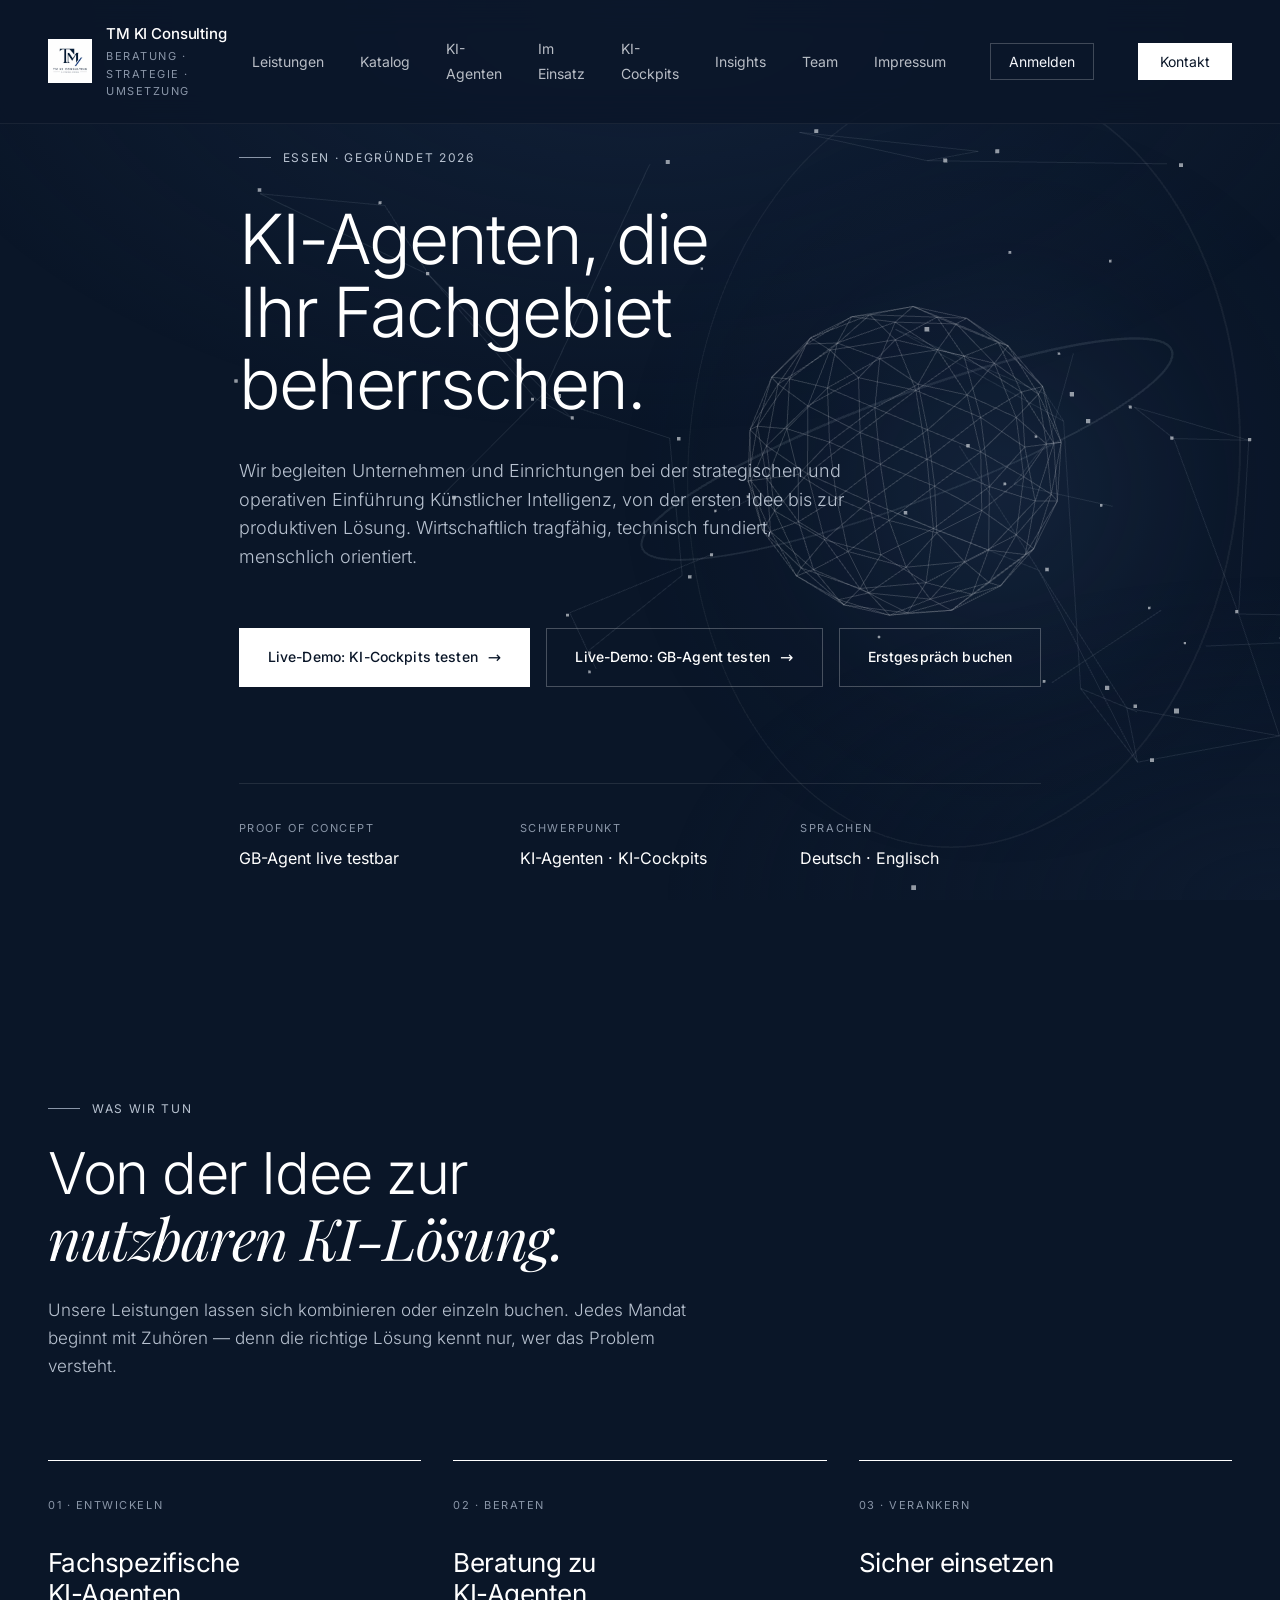
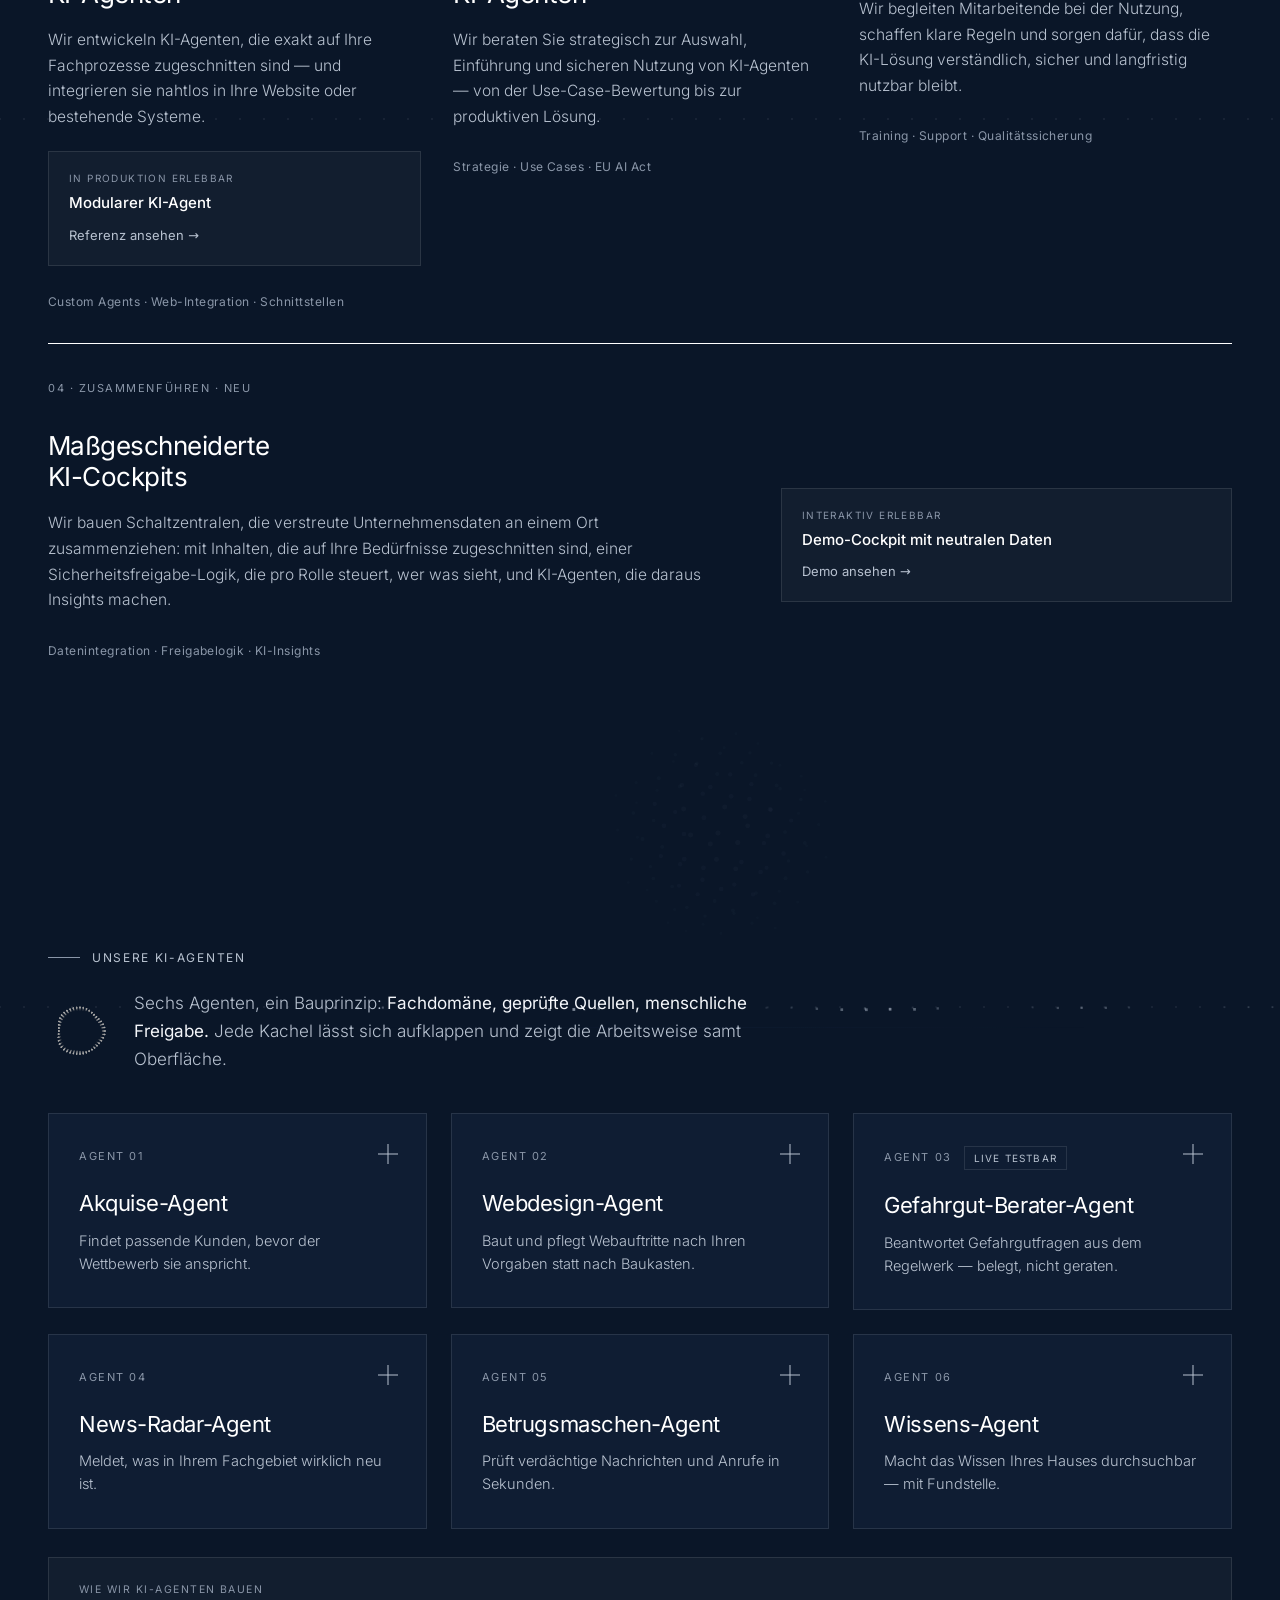
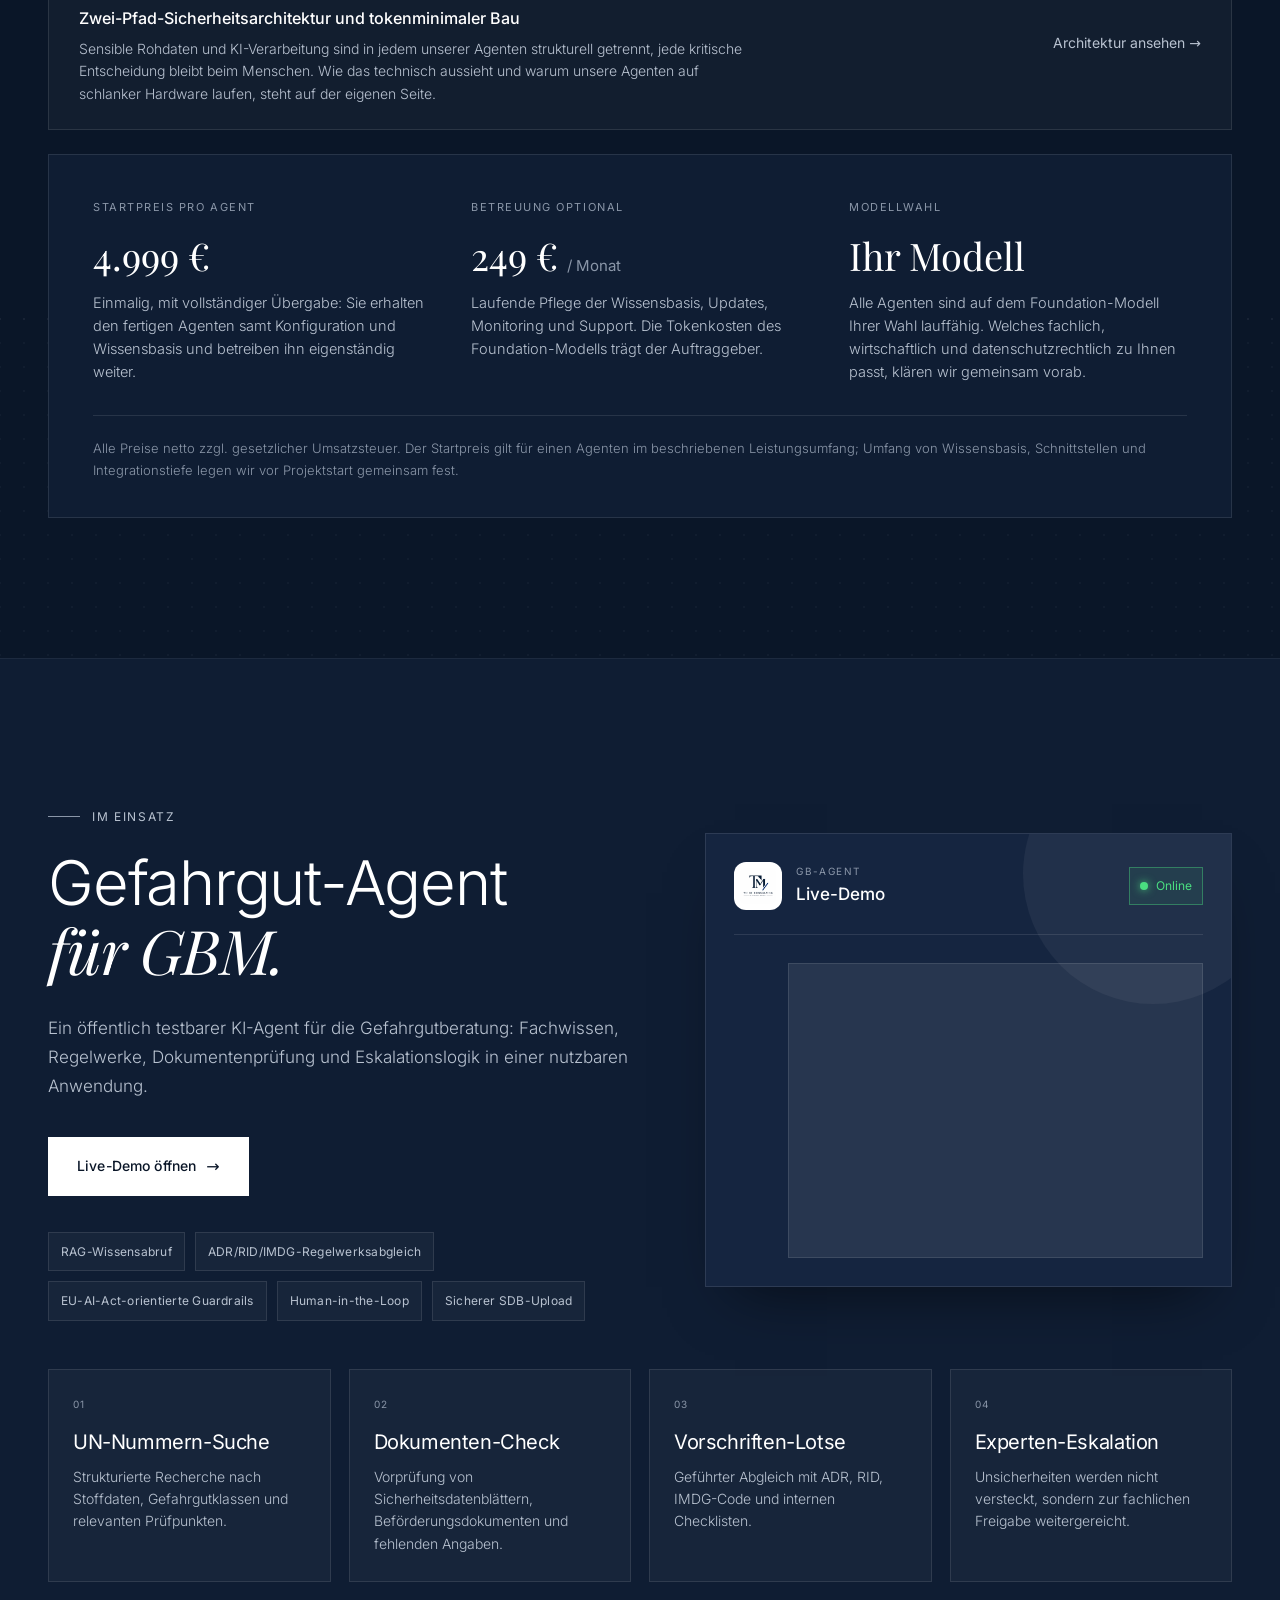
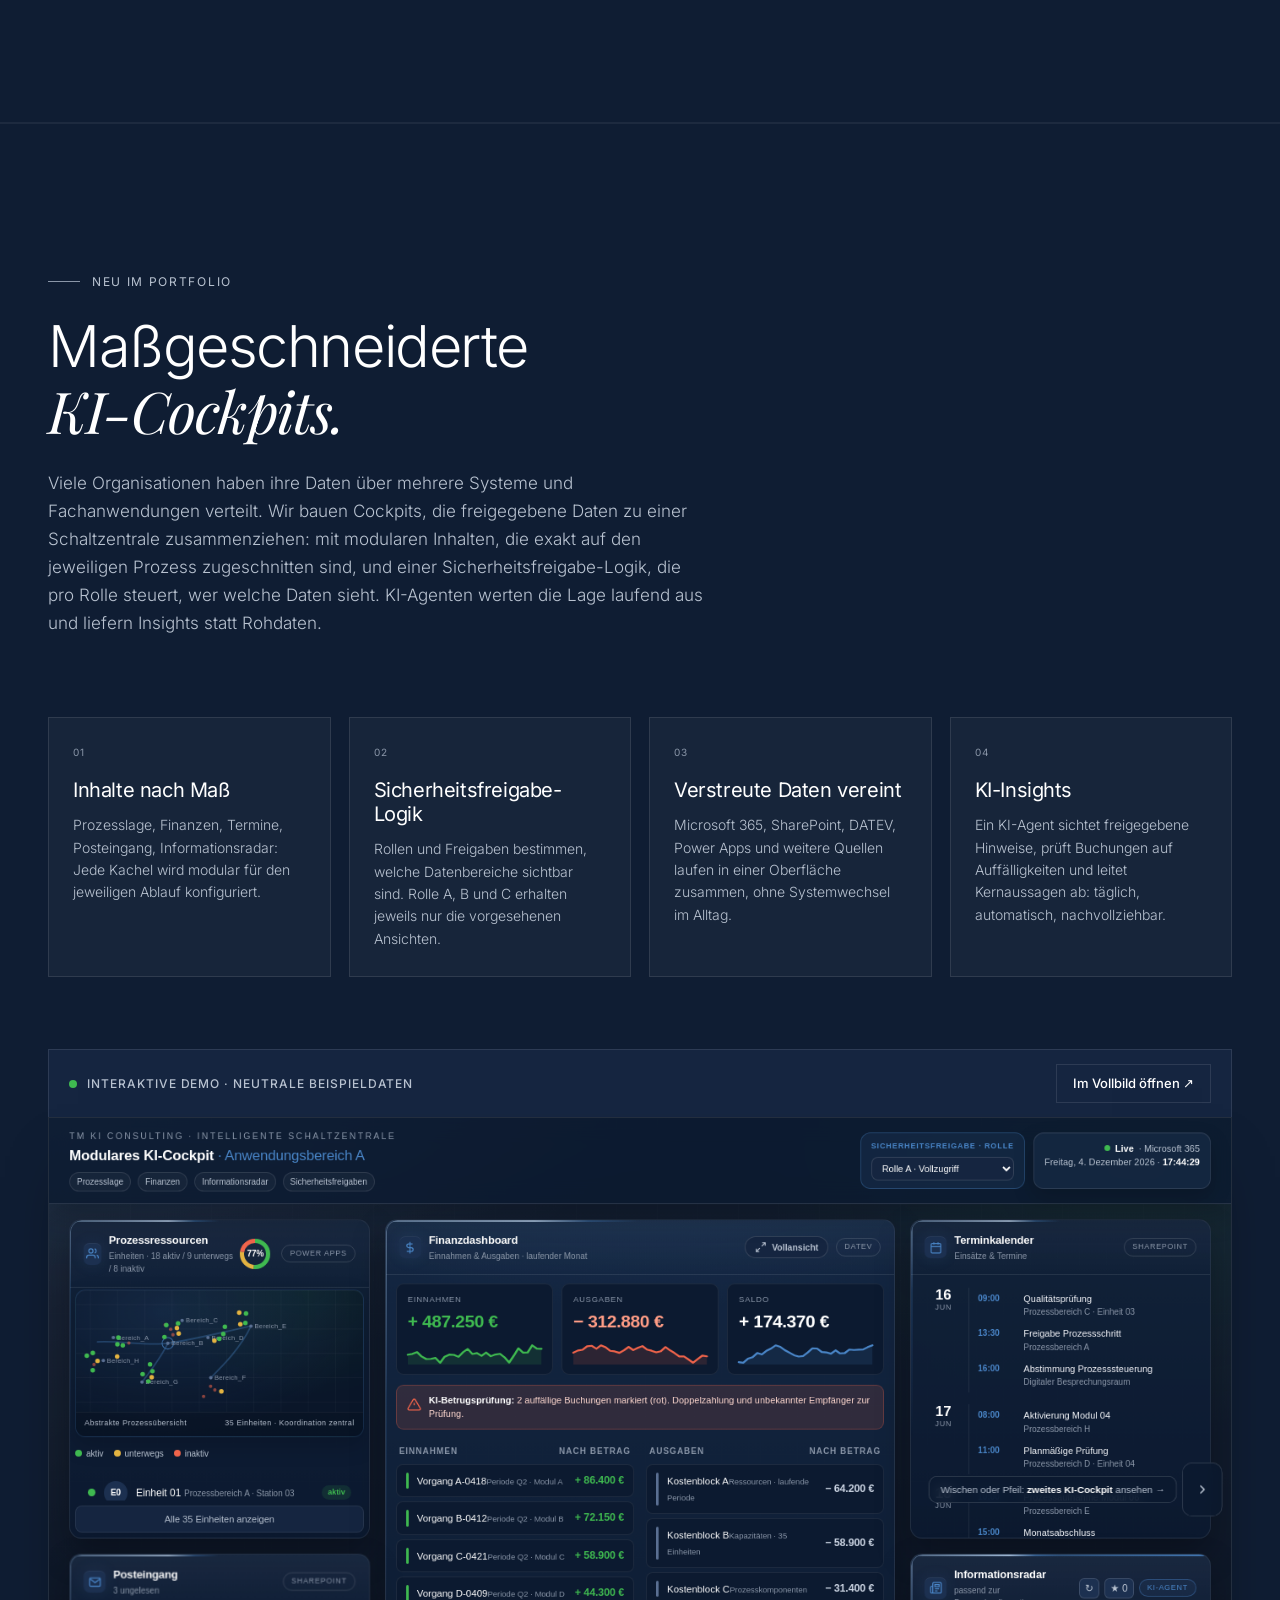
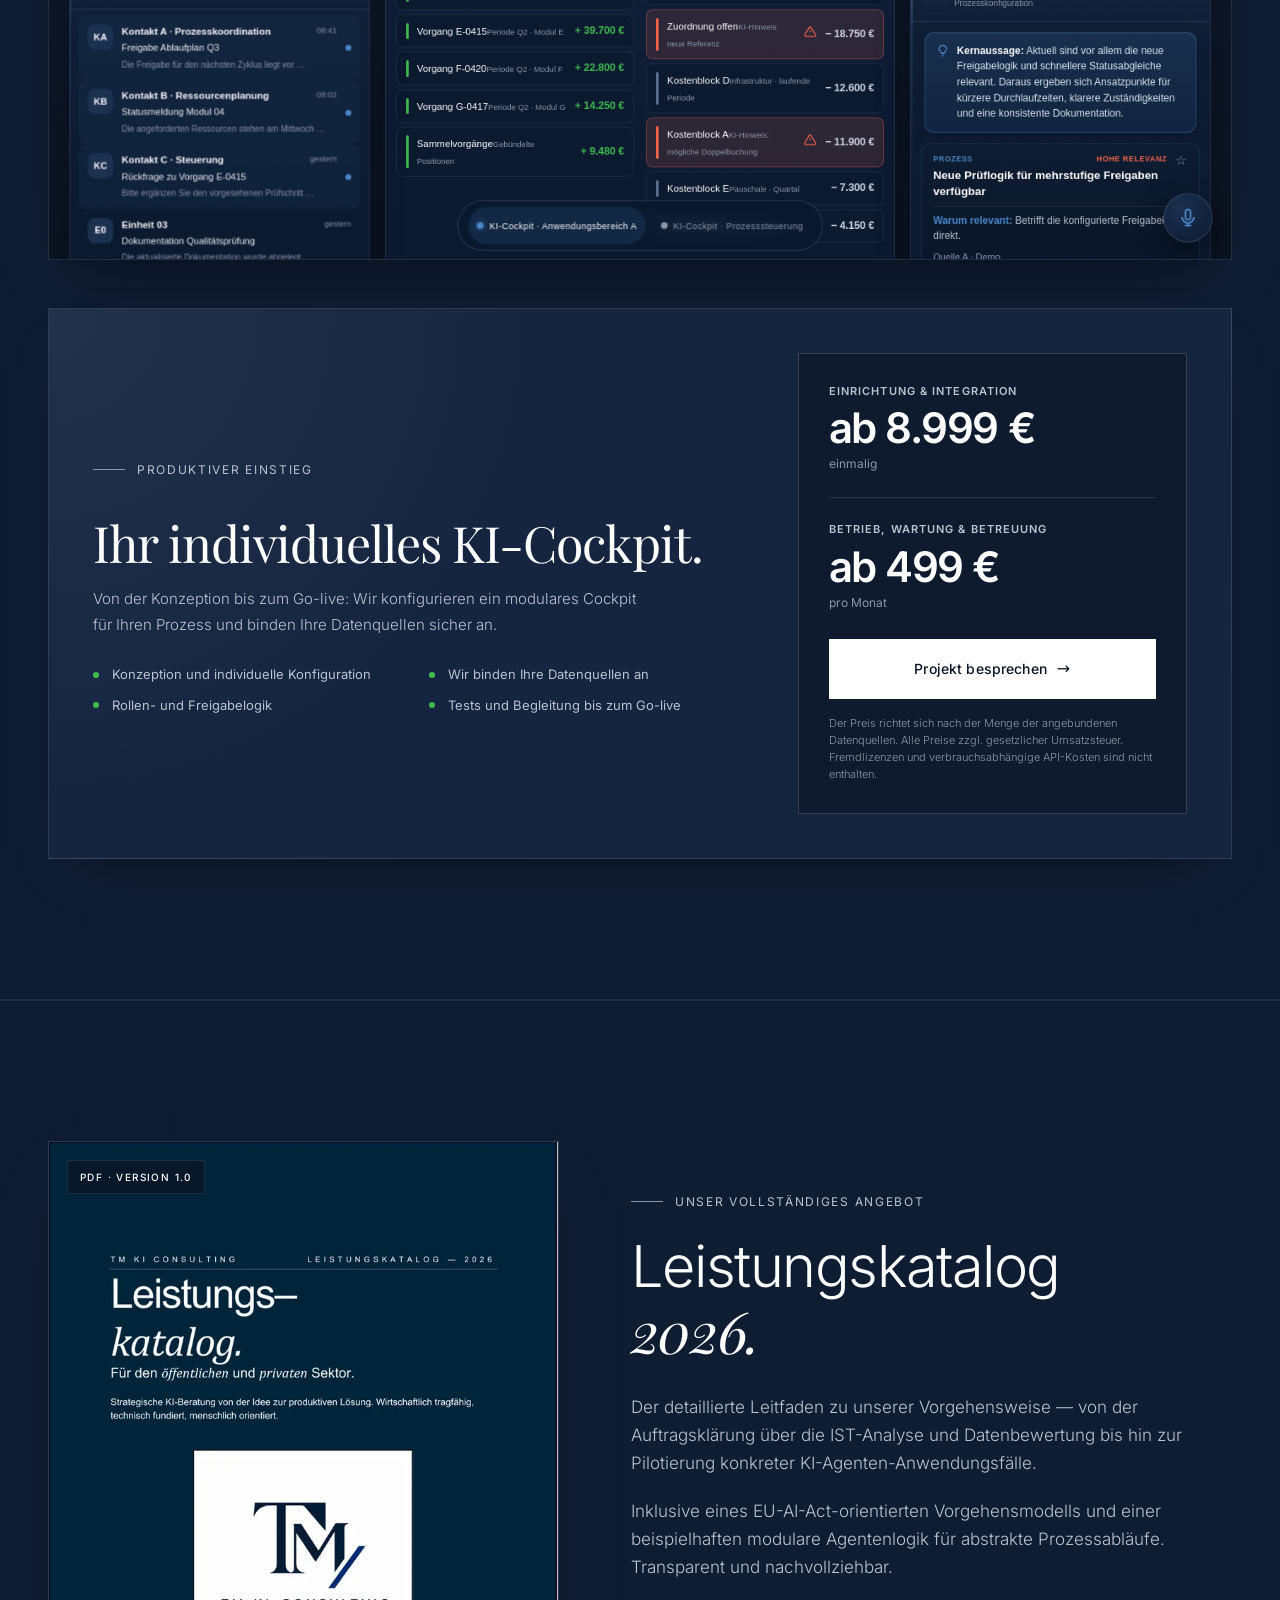
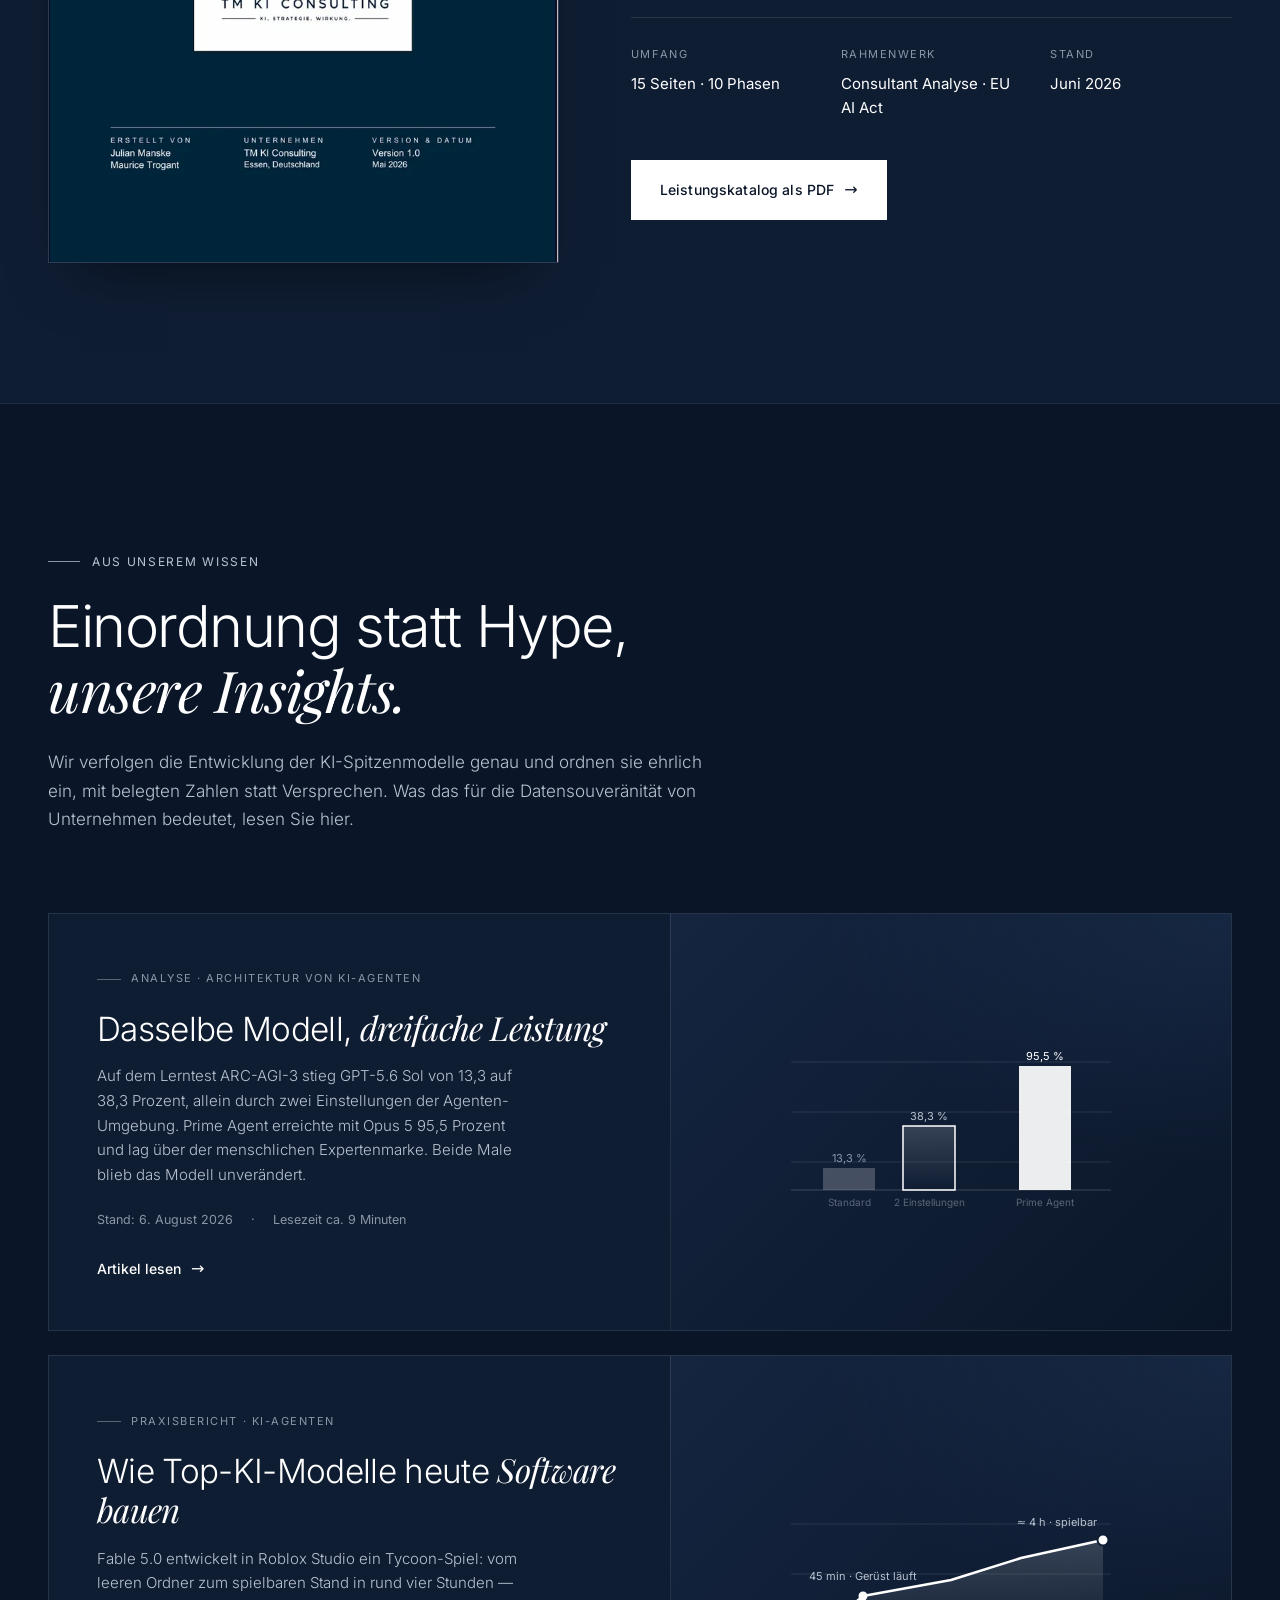
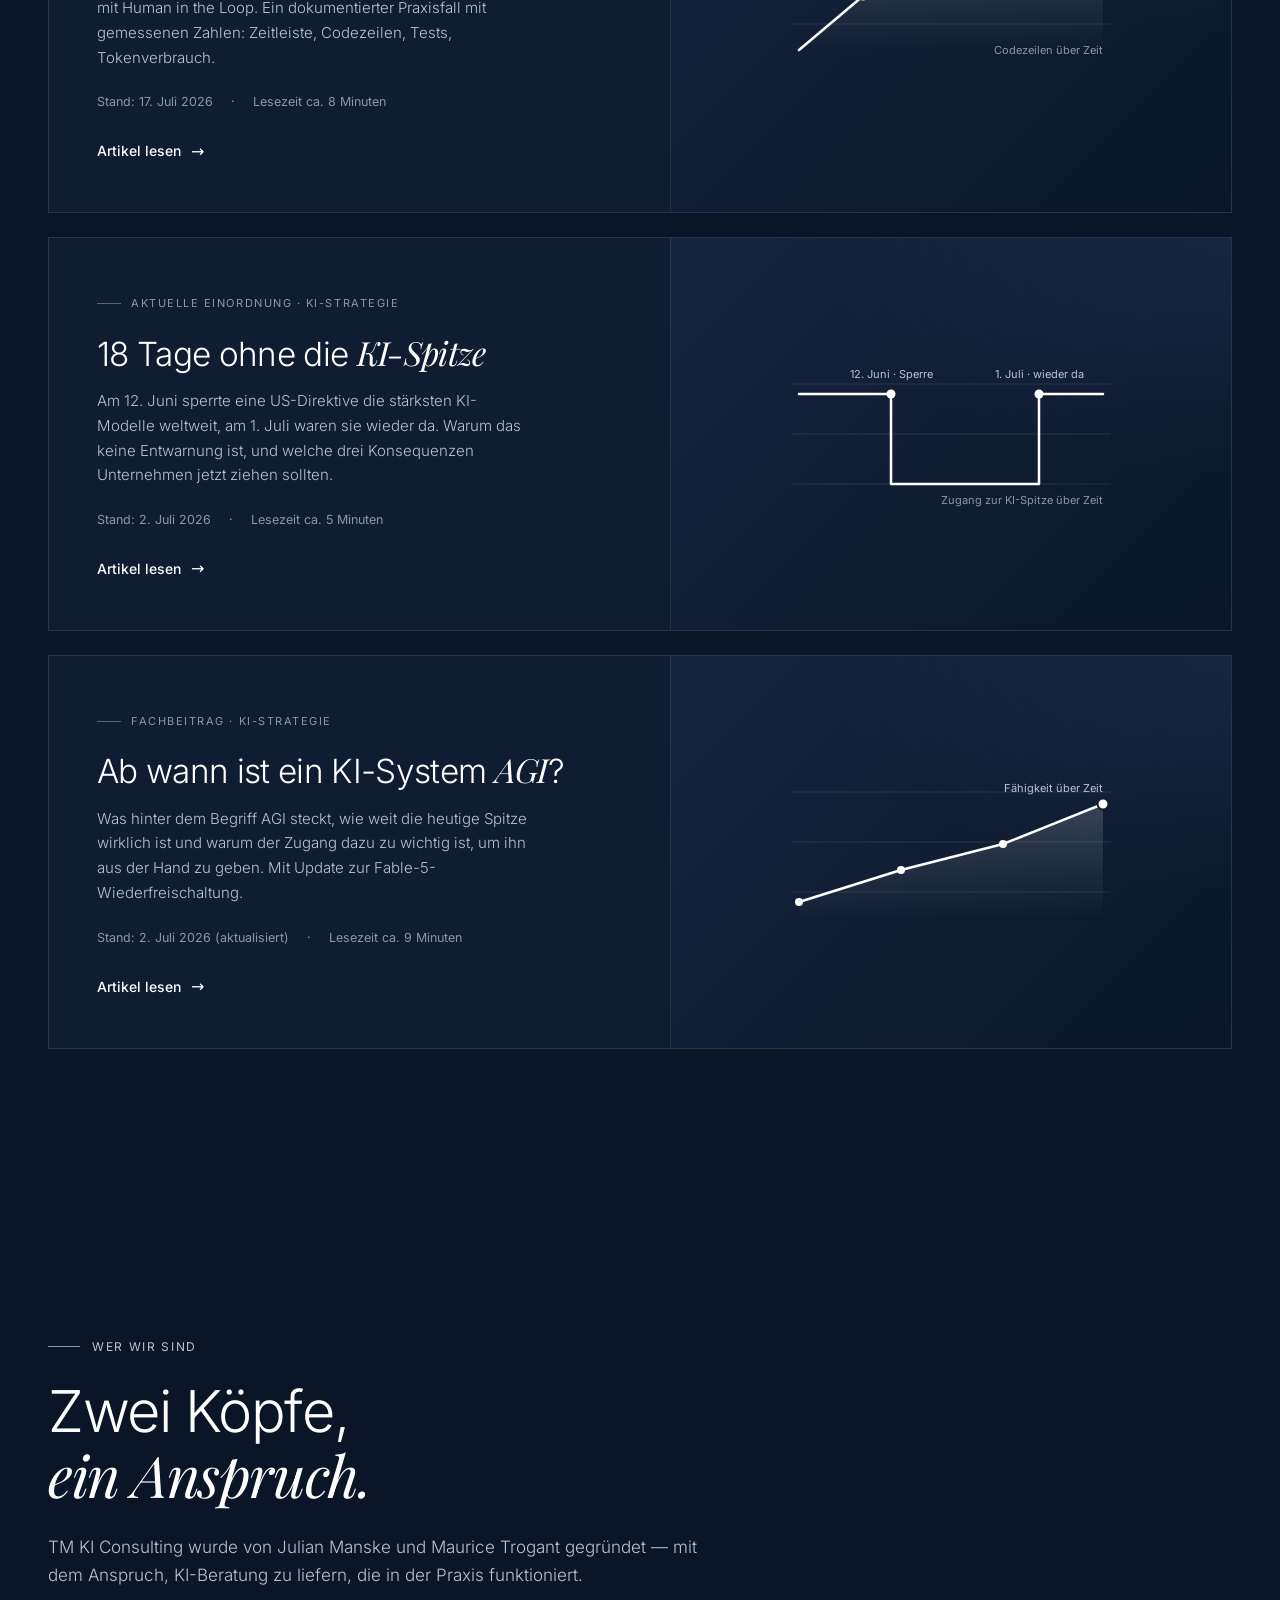
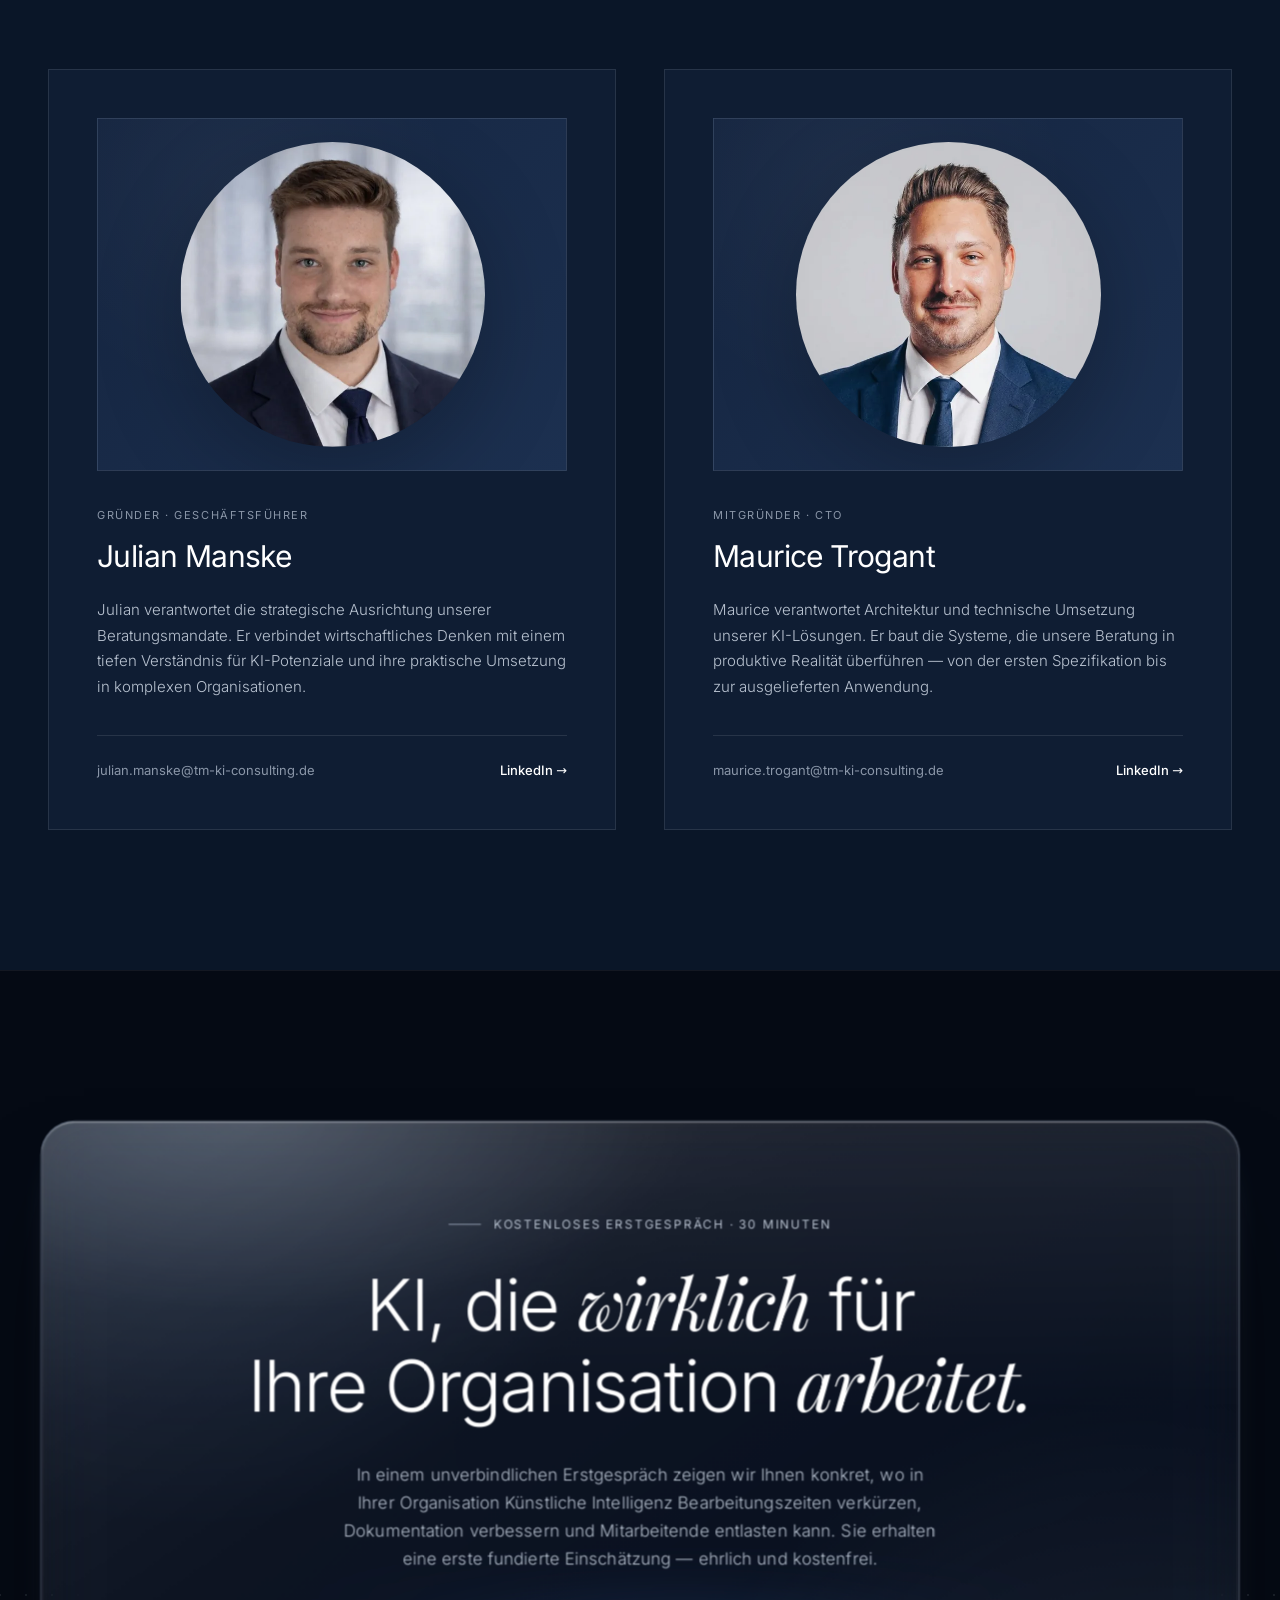
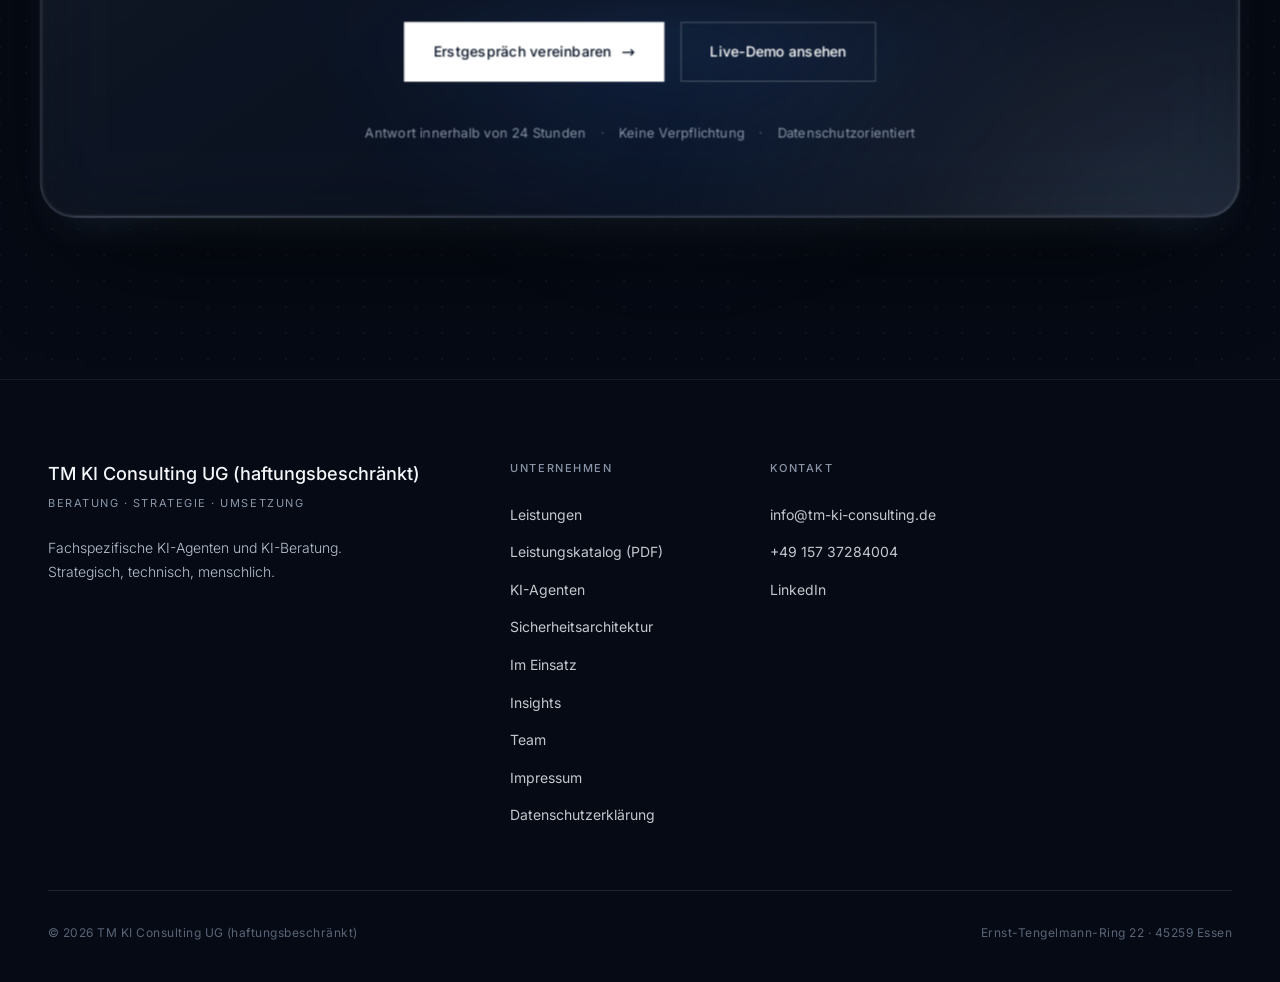
<file: index.html>
<!DOCTYPE html>
<html lang="de">
<head>
<meta charset="UTF-8" />
<meta name="viewport" content="width=device-width, initial-scale=1.0" />
  <title>TM KI Consulting UG (haftungsbeschränkt) — Modulare KI-Agenten und KI-Beratung</title>
  <meta name="description" content="Strategische KI-Beratung, modulare KI-Agenten und interaktive KI-Cockpits für Organisationen — mit neutralen, öffentlich testbaren Demonstrationen." />
<meta property="og:title" content="TM KI Consulting UG (haftungsbeschränkt) — Modulare KI-Agenten und KI-Beratung" />
<meta property="og:description" content="Strategische KI-Beratung, modulare KI-Agenten und interaktive KI-Cockpits für Organisationen — mit neutralen, öffentlich testbaren Demonstrationen." />
<meta property="og:type" content="website" />
<meta property="og:image" content="https://www.tm-ki-consulting.de/og-image.png" />
<meta property="og:url" content="https://www.tm-ki-consulting.de/" />
<meta name="twitter:card" content="summary_large_image" />
<link rel="canonical" href="https://www.tm-ki-consulting.de/" />
<link rel="alternate" type="text/markdown" href="index.md" title="Markdown-Fassung dieser Seite" />

<link rel="icon" href="favicon.ico" />
<link rel="icon" type="image/png" sizes="32x32" href="favicon-32x32.png" />
<link rel="icon" type="image/png" sizes="16x16" href="favicon-16x16.png" />
<link rel="apple-touch-icon" href="apple-touch-icon.png" />
<!-- Assets wie Logos, Portraits, Projektbilder und PDF liegen extern im Ordner /assets. -->

<!-- Schriften werden lokal ausgeliefert (Self-Hosting, DSGVO-konform) -->
<link rel="preload" as="font" type="font/woff2" href="assets/fonts/inter-latin-400-normal.woff2" crossorigin>
<link rel="preload" as="font" type="font/woff2" href="assets/fonts/playfair-display-latin-400-normal.woff2" crossorigin>
<link rel="stylesheet" href="assets/fonts/fonts.css">

<script defer src="assets/js/vendor/lenis.min.js"></script>

<!-- WebMCP: meldet Werkzeuge für KI-Agenten im Browser an.
     Ohne WebMCP-Unterstützung passiert nichts (Feature-Detection im Skript). -->
<script defer src="assets/js/webmcp.js"></script>

<style>
  :root {
    --navy-900: #0a1628;    /* tiefes Dunkelblau */
    --navy-800: #0f1d33;
    --navy-700: #152540;
    --navy-600: #1c3050;
    --navy-500: #2a4163;
    --black:    #050a14;
    --white:    #ffffff;
    --off-white: #f4f6fa;
    --gray-300: #b8c2d0;
    --gray-400: #8a96a8;
    --gray-500: #5a6578;
    --line:     rgba(255, 255, 255, .1);
    --line-light: rgba(255, 255, 255, .06);

    /* Die beiden einzigen abgestimmten Orb-Größen (thinking-orbs).
       Als Token, damit reservierter Platz und Zeichnung nie auseinanderlaufen. */
    --orb-64: 64px;
    --orb-20: 20px;
  }

  * { box-sizing: border-box; margin: 0; padding: 0; }
  html, body {
    background: var(--navy-900);
    color: var(--off-white);
    font-family: 'Inter', system-ui, sans-serif;
    line-height: 1.6;
    -webkit-font-smoothing: antialiased;
    overflow-x: hidden;
    font-size: 16px;
  }
  html.lenis { height: auto; }
  .lenis.lenis-smooth { scroll-behavior: auto; }

  /* Background — sehr ruhig, kein wildes Effekt */
  body::before {
    content: "";
    position: fixed; inset: 0; z-index: 0;
    background:
      radial-gradient(ellipse 100% 80% at 50% 0%, rgba(28, 48, 80, .4), transparent 60%),
      radial-gradient(ellipse 80% 60% at 100% 100%, rgba(15, 29, 51, .6), transparent 60%);
    pointer-events: none;
  }
  body > * { position: relative; z-index: 1; }

  h1, h2, h3, h4 {
    font-weight: 400;
    letter-spacing: -0.02em;
    line-height: 1.15;
    color: var(--white);
  }
  .serif {
    font-family: 'Playfair Display', Georgia, serif;
    font-style: italic;
    font-weight: 400;
  }
  a { color: var(--white); text-decoration: none; transition: opacity .2s; }

  .container {
    max-width: 1280px;
    margin: 0 auto;
    padding: 0 48px;
  }

  /* ============ HEADER ============ */
  header.site {
    position: fixed; top: 0; left: 0; right: 0; z-index: 100;
    background: rgba(10, 22, 40, .8);
    backdrop-filter: blur(16px);
    -webkit-backdrop-filter: blur(16px);
    border-bottom: 1px solid var(--line-light);
  }
  .nav {
    display: flex; align-items: center; justify-content: space-between;
    padding: 22px 0;
    max-width: 1280px; margin: 0 auto;
    padding-left: 48px; padding-right: 48px;
  }
  .brand {
    display: flex; align-items: center; gap: 14px;
    color: var(--white);
  }
  .brand-logo {
    width: 44px; height: 44px;
    border: 1px solid rgba(255,255,255,.18);
    background: var(--white);
    display: grid; place-items: center;
    overflow: hidden;
    flex-shrink: 0;
  }
  .brand-logo img {
    width: 100%; height: 100%;
    object-fit: contain;
    display: block;
  }
  .brand-text .title {
    font-size: 15px; font-weight: 500;
    letter-spacing: -0.01em;
  }
  .brand-text .sub {
    font-size: 11px; color: var(--gray-400);
    letter-spacing: .14em; text-transform: uppercase;
    margin-top: 2px;
  }

  nav.primary ul {
    list-style: none; display: flex; gap: 36px; align-items: center;
  }
  nav.primary a {
    color: var(--off-white); font-size: 14px; font-weight: 400;
    opacity: .75; transition: opacity .2s;
  }
  nav.primary a:hover { opacity: 1; }
  .nav-cta {
    margin-left: 8px;
    background: var(--white); color: var(--navy-900) !important;
    padding: 10px 22px; font-size: 13px; font-weight: 500;
    opacity: 1 !important;
    transition: background .2s;
  }
  .nav-cta:hover { background: var(--off-white); }

  /* Geschuetzter Zugang fuer bestehende Benutzer. Der Login bleibt optisch
     bewusst hinter dem Kontakt-CTA zurueck, ist aber als Schaltflaeche klar
     erkennbar. Die eigentliche Anmeldung und 2FA laufen auf der getrennten
     Cockpit-Subdomain. */
  .nav-login {
    margin-left: 8px;
    border: 1px solid rgba(255, 255, 255, .22);
    padding: 9px 18px; font-size: 13px; font-weight: 500;
    opacity: 1 !important;
    transition: border-color .2s, background .2s;
  }
  .nav-login:hover {
    border-color: var(--gray-300);
    background: rgba(255, 255, 255, .06);
  }

  /* ============ MOBILE NAV TOGGLE ============ */
  .nav-toggle {
    display: none;
    flex-direction: column;
    justify-content: center;
    gap: 5px;
    width: 44px;
    height: 44px;
    padding: 10px;
    background: transparent;
    border: 1px solid rgba(255,255,255,.18);
    cursor: pointer;
    z-index: 110;
  }
  .nav-toggle span {
    display: block;
    width: 100%;
    height: 2px;
    background: var(--white);
    transition: transform .3s ease, opacity .3s ease;
  }
  .nav-toggle[aria-expanded="true"] span:nth-child(1) { transform: translateY(7px) rotate(45deg); }
  .nav-toggle[aria-expanded="true"] span:nth-child(2) { opacity: 0; }
  .nav-toggle[aria-expanded="true"] span:nth-child(3) { transform: translateY(-7px) rotate(-45deg); }


  /* ============ HERO ============ */
  .hero {
    min-height: 100vh;
    display: flex; align-items: center;
    padding: 140px 0 80px;
    position: relative;
  }
  .hero-eyebrow {
    display: inline-flex; align-items: center; gap: 12px;
    font-size: 12px; letter-spacing: .14em; text-transform: uppercase;
    color: var(--gray-300); margin-bottom: 36px;
  }
  .hero-eyebrow::before {
    content: ""; width: 32px; height: 1px; background: var(--gray-400);
  }
  .hero h1 {
    font-size: clamp(42px, 5.4vw, 76px);
    line-height: 1.05;
    letter-spacing: -0.03em;
    font-weight: 300;
    margin-bottom: 36px;
    max-width: 18ch;
  }
  .hero h1 .serif { color: var(--white); }
  .hero-lead {
    font-size: clamp(17px, 1.4vw, 20px);
    line-height: 1.6;
    color: var(--gray-300);
    max-width: 56ch;
    margin-bottom: 56px;
    font-weight: 300;
  }
  .hero-cta-row { display: flex; gap: 16px; flex-wrap: wrap; }

  .hero-proof {
    margin-top: 24px;
    display: inline-flex;
    align-items: center;
    gap: 14px;
    padding: 14px 18px;
    border: 1px solid var(--line);
    background: rgba(255,255,255,.04);
    color: var(--gray-300);
    max-width: 620px;
  }
  .hero-proof span {
    font-size: 10px;
    letter-spacing: .14em;
    text-transform: uppercase;
    color: var(--gray-400);
    white-space: nowrap;
  }
  .hero-proof strong {
    font-size: 14px;
    color: var(--off-white);
    font-weight: 400;
    letter-spacing: -.01em;
  }

  .btn {
    display: inline-flex; align-items: center; gap: 10px;
    padding: 16px 28px; font-size: 14px; font-weight: 500;
    cursor: pointer; border: 1px solid transparent;
    text-decoration: none; transition: all .25s;
    letter-spacing: .01em;
    font-family: inherit;
  }
  .btn-primary {
    background: var(--white); color: var(--navy-900);
  }
  .btn-primary:hover { background: var(--off-white); color: var(--navy-900); }
  .btn-ghost {
    background: transparent; color: var(--white);
    border-color: rgba(255,255,255,.25);
  }
  .btn-ghost:hover { border-color: var(--white); background: rgba(255,255,255,.05); color: var(--white); }
  .btn .arrow { transition: transform .25s; font-size: 16px; }
  .btn:hover .arrow { transform: translateX(4px); }

  .hero-meta {
    margin-top: 96px;
    padding-top: 36px;
    border-top: 1px solid var(--line);
    display: grid; grid-template-columns: repeat(3, 1fr); gap: 40px;
  }
  .hero-meta-item .label {
    font-size: 11px; letter-spacing: .14em;
    text-transform: uppercase; color: var(--gray-400);
    margin-bottom: 8px;
  }
  .hero-meta-item .value {
    font-size: 16px; color: var(--white); font-weight: 400;
  }


  /* ============ HERO THREE.JS VISUAL ============ */
  .hero {
    overflow: hidden;
    isolation: isolate;
  }
  .hero .container {
    position: relative;
    z-index: 2;
  }
  .hero-3d {
    position: absolute;
    inset: 0;
    z-index: 1;
    pointer-events: none;
    overflow: hidden;
  }
  .hero-3d::before {
    content: "";
    position: absolute;
    top: 11%;
    right: -8%;
    width: min(60vw, 780px);
    height: min(60vw, 780px);
    border-radius: 50%;
    background:
      radial-gradient(circle at 50% 50%, rgba(255,255,255,.09), transparent 0 2px, transparent 3px),
      radial-gradient(circle at 50% 50%, rgba(42, 65, 99, .42), rgba(21, 37, 64, .12) 45%, transparent 70%);
    filter: blur(.2px);
    opacity: .72;
  }
  .hero-3d canvas {
    position: absolute;
    inset: 0;
    width: 100%;
    height: 100%;
    display: block;
    opacity: .78;
  }
  .hero-3d-label {
    position: absolute;
    right: clamp(32px, 7vw, 116px);
    bottom: clamp(96px, 14vh, 164px);
    min-width: 214px;
    padding: 18px 20px;
    border: 1px solid rgba(255,255,255,.12);
    background: rgba(10, 22, 40, .48);
    backdrop-filter: blur(14px);
    -webkit-backdrop-filter: blur(14px);
    box-shadow: 0 30px 70px -42px rgba(0,0,0,.9);
  }
  .hero-3d-label span {
    display: block;
    margin-bottom: 7px;
    font-size: 10px;
    letter-spacing: .14em;
    text-transform: uppercase;
    color: var(--gray-400);
  }
  .hero-3d-label strong {
    display: block;
    font-size: 14px;
    font-weight: 500;
    letter-spacing: .01em;
    color: var(--white);
  }
  html.no-webgl .hero-3d canvas,
  html.reduced-motion .hero-3d canvas {
    display: none;
  }
  html.no-webgl .hero-3d::after,
  html.reduced-motion .hero-3d::after {
    content: "";
    position: absolute;
    top: 18%;
    right: 7%;
    width: min(46vw, 560px);
    height: min(46vw, 560px);
    border: 1px solid rgba(255,255,255,.08);
    border-radius: 50%;
    background:
      linear-gradient(90deg, transparent 49.8%, rgba(255,255,255,.08) 50%, transparent 50.2%),
      linear-gradient(0deg, transparent 49.8%, rgba(255,255,255,.08) 50%, transparent 50.2%),
      radial-gradient(circle at 50% 50%, rgba(255,255,255,.10) 0 3px, transparent 4px),
      radial-gradient(circle at 28% 38%, rgba(184,194,208,.35) 0 2px, transparent 3px),
      radial-gradient(circle at 68% 32%, rgba(184,194,208,.30) 0 2px, transparent 3px),
      radial-gradient(circle at 62% 72%, rgba(184,194,208,.28) 0 2px, transparent 3px),
      radial-gradient(circle at 35% 68%, rgba(184,194,208,.24) 0 2px, transparent 3px);
    opacity: .55;
  }

  /* ============ INTERAKTIVES PUNKTFELD (Canvas, selbst gehostet) ============ */
  .has-field { position: relative; overflow: hidden; isolation: isolate; }
  .field-layer { position: absolute; inset: 0; z-index: 0; pointer-events: none; }
  .field-layer canvas { display: block; width: 100%; height: 100%; }
  .has-field > .container { position: relative; z-index: 1; }
  .field-continuum {
    position: relative;
    overflow: hidden;
    isolation: isolate;
  }
  .field-continuum > .field-layer {
    z-index: 0;
  }
  .field-continuum > section {
    position: relative;
    z-index: 1;
  }

  /* ============ SECTION BASIS ============ */
  section.block {
    padding: 140px 0;
    position: relative;
  }
  .section-eyebrow {
    display: inline-flex; align-items: center; gap: 12px;
    font-size: 12px; letter-spacing: .14em; text-transform: uppercase;
    color: var(--gray-300); margin-bottom: 24px;
  }
  .section-eyebrow::before {
    content: ""; width: 32px; height: 1px; background: var(--gray-400);
  }
  .section-head {
    margin-bottom: 80px; max-width: 900px;
  }
  .section-head h2 {
    font-size: clamp(36px, 4.5vw, 60px);
    line-height: 1.1;
    font-weight: 300;
    letter-spacing: -0.025em;
    margin-bottom: 24px;
  }
  .section-head p {
    font-size: 17px; line-height: 1.65;
    color: var(--gray-300);
    max-width: 60ch;
    font-weight: 300;
  }

  /* ============ SEKTOREN ============ */
  .sectors-section { background: var(--navy-800); border-top: 1px solid var(--line-light); border-bottom: 1px solid var(--line-light); }
  .sectors {
    display: grid; grid-template-columns: 1fr 1fr; gap: 32px;
  }
  .sector {
    background: var(--navy-700);
    border: 1px solid var(--line);
    padding: 56px 48px;
    transition: border-color .25s, background .25s;
    position: relative;
  }
  .sector:hover {
    border-color: rgba(255, 255, 255, .25);
    background: var(--navy-600);
  }
  .sector-num {
    font-size: 11px; letter-spacing: .14em; text-transform: uppercase;
    color: var(--gray-400); margin-bottom: 32px;
  }
  .sector h3 {
    font-size: 32px;
    line-height: 1.15;
    margin-bottom: 20px;
    font-weight: 400;
    letter-spacing: -0.02em;
  }
  .sector p {
    color: var(--gray-300);
    font-size: 16px; line-height: 1.65;
    margin-bottom: 36px;
    font-weight: 300;
  }
  .sector-list {
    list-style: none; padding-top: 28px;
    border-top: 1px solid var(--line);
  }
  .sector-list li {
    padding: 12px 0;
    font-size: 14px; color: var(--off-white);
    display: flex; align-items: start; gap: 14px;
    border-bottom: 1px solid var(--line-light);
  }
  .sector-list li:last-child { border-bottom: 0; }
  .sector-list li::before {
    content: ""; width: 14px; height: 1px;
    background: var(--gray-400); margin-top: 11px; flex-shrink: 0;
  }

  /* ============ LEISTUNGEN ============ */
  .services {
    display: grid; grid-template-columns: repeat(3, 1fr); gap: 32px;
  }
  .service {
    border-top: 1px solid var(--white);
    padding-top: 36px;
  }
  .service-num {
    font-size: 11px; letter-spacing: .14em; text-transform: uppercase;
    color: var(--gray-400); margin-bottom: 32px;
  }
  .service h3 {
    font-size: 26px; font-weight: 400;
    margin-bottom: 18px;
    line-height: 1.2;
    letter-spacing: -0.02em;
  }
  .service p {
    color: var(--gray-300); font-size: 15.5px;
    line-height: 1.65; font-weight: 300;
    margin-bottom: 28px;
  }
  .service-tag {
    font-size: 12px; color: var(--gray-400);
    letter-spacing: .04em;
  }

  .service-case-link {
    display: block;
    border: 1px solid var(--line);
    background: rgba(255,255,255,.035);
    padding: 18px 20px;
    margin: -6px 0 26px;
    transition: border-color .25s ease, background .25s ease, transform .25s ease;
  }
  .service-case-link:hover {
    border-color: rgba(255,255,255,.25);
    background: rgba(255,255,255,.06);
    transform: translateY(-2px);
  }
  .service-case-link span {
    display: block;
    font-size: 10px;
    letter-spacing: .14em;
    text-transform: uppercase;
    color: var(--gray-400);
    margin-bottom: 7px;
  }
  .service-case-link strong {
    display: block;
    color: var(--white);
    font-size: 15px;
    font-weight: 500;
    line-height: 1.35;
    margin-bottom: 8px;
  }
  .service-case-link em {
    color: var(--gray-300);
    font-size: 13px;
    font-style: normal;
  }

  /* ============ KI-AGENTEN — PORTFOLIO (aufklappbare Kacheln) ============ */
  .agent-head { margin-bottom: 40px; }
  .agent-head .section-eyebrow { margin-bottom: 0; }

  /* Orb-Anker: der einzige animierte Blickfang dieser Sektion.
     Der Platz für die Zeichnung ist fest reserviert (--orb-64), damit beim
     Nachladen des ES-Moduls kein Layoutsprung entsteht. Lädt das Modul nicht,
     bleibt die Textzeile unverändert stehen — die Aussage hängt nicht am Bild. */
  .agent-anchor {
    display: flex; align-items: center; gap: 22px;
    margin-top: 22px;
  }
  .agent-anchor-orb {
    flex: 0 0 var(--orb-64); width: var(--orb-64); height: var(--orb-64);
  }
  .agent-anchor-text {
    font-size: 16px; line-height: 1.65; font-weight: 300;
    color: var(--gray-300); max-width: 54ch;
  }
  .agent-anchor-text strong { color: var(--off-white); font-weight: 400; }
  @media (max-width: 560px) {
    .agent-anchor { flex-direction: column; align-items: flex-start; gap: 14px; }
  }
  .agent-grid {
    display: grid; grid-template-columns: repeat(3, 1fr); gap: 24px;
    align-items: start;
  }
  .agent-card {
    background: var(--navy-800);
    border: 1px solid var(--line);
    transition: border-color .25s, background .25s;
  }
  .agent-card:hover { border-color: rgba(255,255,255,.25); }
  .agent-card[open] { border-color: rgba(255,255,255,.28); background: var(--navy-700); }
  .agent-card > summary {
    display: block; list-style: none; cursor: pointer;
    padding: 32px 30px; position: relative;
  }
  .agent-card > summary::-webkit-details-marker { display: none; }
  .agent-card > summary::marker { content: ""; }
  .agent-card > summary:focus-visible { outline: 2px solid var(--white); outline-offset: -4px; }
  .agent-num {
    display: flex; align-items: center; gap: 12px; flex-wrap: wrap;
    font-size: 11px; letter-spacing: .14em; text-transform: uppercase;
    color: var(--gray-400); margin-bottom: 22px; min-height: 22px;
    padding-right: 36px;
  }
  .agent-card h3 {
    font-size: 22px; font-weight: 400; letter-spacing: -.02em;
    line-height: 1.2; margin-bottom: 12px; padding-right: 36px;
  }
  .agent-claim {
    color: var(--gray-300); font-size: 14.5px; line-height: 1.6; font-weight: 300;
  }
  .agent-status {
    font-size: 10px; letter-spacing: .12em; text-transform: uppercase;
    color: var(--gray-300); border: 1px solid var(--line); padding: 3px 9px;
  }
  .agent-toggle {
    position: absolute; top: 30px; right: 28px;
    width: 20px; height: 20px; flex-shrink: 0;
  }
  .agent-toggle::before, .agent-toggle::after {
    content: ""; position: absolute; background: var(--gray-300);
    transition: transform .25s ease, background .25s ease;
  }
  .agent-toggle::before { top: 50%; left: 0; width: 100%; height: 1px; transform: translateY(-50%); }
  .agent-toggle::after { left: 50%; top: 0; width: 1px; height: 100%; transform: translateX(-50%); }
  .agent-card[open] .agent-toggle::after { transform: translateX(-50%) scaleY(0); }
  .agent-card[open] .agent-toggle::before { background: var(--white); }
  .agent-body { padding: 0 30px 32px; }
  .agent-body-inner { padding-top: 24px; border-top: 1px solid var(--line); }
  .agent-body p {
    color: var(--gray-300); font-size: 15px; line-height: 1.65;
    font-weight: 300; margin-bottom: 18px;
  }
  .agent-body p:last-of-type { margin-bottom: 0; }
  .agent-body a {
    color: var(--white); border-bottom: 1px solid rgba(255,255,255,.35);
    transition: border-color .2s;
  }
  .agent-body a:hover { border-color: var(--white); }
  .agent-tag {
    margin-top: 22px; padding-top: 18px; border-top: 1px solid var(--line-light);
    font-size: 12px; color: var(--gray-400); letter-spacing: .04em;
  }

  /* ============ KI-AGENTEN — AUSGEKLAPPTES EINZEL-INTERFACE ============ */
  /* Eine geöffnete Kachel breitet sich über die volle Rasterbreite aus und zeigt
     ein agentenspezifisches Bedien-Interface. Jeder Agent hat ein eigenes
     Farb- und Formklima — die Fenster sollen wie sechs unterschiedliche
     Produkte wirken, nicht wie sechs Ausschnitte dieser Website.
     Ohne JavaScript bleibt das native <details>-Verhalten erhalten. */

  /* --- Basiswerte, werden je Agent überschrieben --- */
  .agent-card {
    --ac: var(--gray-300);                 /* Akzent auf dunklem Seitenhintergrund */
    --ac-soft: rgba(255, 255, 255, .3);
  }
  .agent-ui {
    --ui-bg: #101a2c;
    --ui-bar: rgba(255, 255, 255, .04);
    --ui-surface: rgba(255, 255, 255, .03);
    --ui-line: rgba(255, 255, 255, .14);
    --ui-line-soft: rgba(255, 255, 255, .08);
    --ui-ink: #ffffff;
    --ui-ink-2: #c6cedb;
    --ui-mute: #8a96a8;
    --ui-accent: #ffffff;
    --ui-accent-soft: rgba(255, 255, 255, .3);
    --ui-on-accent: #0a1628;
    --ui-ok: #4ade80;
    --ui-warn: #eab308;
    --ui-bad: #ef4444;
    --ui-msg-u: rgba(255, 255, 255, .07);
    --ui-msg-a: rgba(0, 0, 0, .22);
    --ui-code-bg: rgba(0, 0, 0, .3);
    --ui-radius: 0px;
    --ui-shadow: 0 26px 54px -34px rgba(0, 0, 0, .8);
  }

  .agent-card[open] {
    grid-column: 1 / -1;
    border-top: 2px solid var(--ac);
    box-shadow: 0 40px 80px -50px rgba(0, 0, 0, .85);
  }
  .agent-card[open] > summary { padding: 32px 34px 26px; }
  .agent-card[open] .agent-num { margin-bottom: 16px; color: var(--ac); }
  .agent-card[open] h3 { font-size: 26px; }
  .agent-card[open] .agent-claim { font-size: 15.5px; max-width: 80ch; }
  .agent-card[open] .agent-body { padding: 0 34px 34px; }
  .agent-card[open] .agent-toggle { top: 32px; right: 32px; }
  .agent-card[open] .agent-toggle::before { background: var(--ac); }

  .agent-detail {
    display: grid;
    grid-template-columns: minmax(0, 1.45fr) minmax(0, .9fr);
    gap: 34px;
    align-items: start;
  }
  .agent-copy p { color: var(--gray-300); font-size: 15px; line-height: 1.65; font-weight: 300; margin-bottom: 18px; }
  .agent-copy p:last-of-type { margin-bottom: 0; }

  /* --- Rahmen der Interface-Vorschau --- */
  .agent-ui {
    border: 1px solid var(--ui-line);
    border-radius: var(--ui-radius);
    background: var(--ui-bg);
    color: var(--ui-ink-2);
    box-shadow: var(--ui-shadow);
    min-width: 0;
    overflow: hidden;
  }
  .aui-bar {
    display: flex; align-items: center; justify-content: space-between;
    gap: 14px; flex-wrap: wrap;
    padding: 13px 18px;
    border-bottom: 1px solid var(--ui-line);
    background: var(--ui-bar);
  }
  .aui-bar-l { display: flex; align-items: center; gap: 11px; min-width: 0; flex-wrap: wrap; }
  .aui-dot {
    width: 7px; height: 7px; border-radius: 50%; flex-shrink: 0;
    background: var(--ui-ok);
    animation: aui-pulse 2.4s ease-out infinite;
  }
  @keyframes aui-pulse {
    0%   { box-shadow: 0 0 0 0 rgba(127, 127, 127, .0); opacity: 1; }
    50%  { opacity: .45; }
    100% { opacity: 1; }
  }
  .aui-name { color: var(--ui-ink); font-size: 13.5px; font-weight: 500; }
  .aui-meta { color: var(--ui-mute); font-size: 10.5px; letter-spacing: .1em; text-transform: uppercase; }
  .aui-note {
    font-size: 9.5px; letter-spacing: .12em; text-transform: uppercase;
    color: var(--ui-mute); border: 1px solid var(--ui-line); padding: 4px 8px;
    border-radius: var(--ui-radius); white-space: nowrap;
  }
  .aui-body { padding: 18px; display: grid; gap: 14px; }
  .aui-foot {
    border-top: 1px solid var(--ui-line);
    padding: 12px 18px;
    font-size: 11.5px; line-height: 1.55; color: var(--ui-mute); font-weight: 300;
  }

  /* --- Bausteine --- */
  .aui-panel {
    border: 1px solid var(--ui-line-soft);
    border-radius: var(--ui-radius);
    background: var(--ui-surface);
    padding: 14px 16px; min-width: 0;
  }
  .aui-split { display: grid; grid-template-columns: 1fr 1fr; gap: 14px; }
  .aui-k {
    display: flex; align-items: baseline; justify-content: space-between; gap: 12px;
    font-size: 9.5px; letter-spacing: .14em; text-transform: uppercase;
    color: var(--ui-mute); margin-bottom: 13px;
  }
  .aui-k b { color: var(--ui-ink-2); font-weight: 400; white-space: nowrap; }
  .aui-chips { display: flex; flex-wrap: wrap; gap: 6px; }
  .aui-chip {
    font-size: 11.5px; color: var(--ui-ink-2); letter-spacing: .01em;
    border: 1px solid var(--ui-line); border-radius: var(--ui-radius);
    background: var(--ui-bar); padding: 5px 9px;
  }
  .aui-t { color: var(--ui-ink); font-size: 13px; line-height: 1.4; }
  /* Doppelselektor: sonst gewinnen die globalen .agent-body p / a-Regeln der Seite */
  .agent-ui p { margin: 0; }
  .agent-ui .aui-hint { color: var(--ui-mute); font-size: 11.5px; line-height: 1.55; font-weight: 300; margin-top: 10px; }
  .agent-ui .aui-p { color: var(--ui-ink-2); font-size: 12.5px; line-height: 1.6; font-weight: 300; }

  /* Trefferzeile mit Bewertung */
  .aui-row {
    display: grid; grid-template-columns: minmax(0, 1fr) auto;
    gap: 6px 14px; align-items: center;
    padding: 12px 0; border-top: 1px solid var(--ui-line-soft);
  }
  .aui-row:first-of-type { border-top: 0; padding-top: 0; }
  .aui-row:last-child { padding-bottom: 0; }
  .aui-s { grid-column: 1 / -1; color: var(--ui-mute); font-size: 11.5px; line-height: 1.55; font-weight: 300; }
  .aui-score { display: flex; align-items: center; gap: 9px; }
  .aui-meter { width: 62px; height: 3px; background: var(--ui-line); position: relative; overflow: hidden; }
  .aui-meter i { position: absolute; top: 0; bottom: 0; left: 0; width: 0; background: var(--ui-accent); transition: width .95s cubic-bezier(.2, .7, .2, 1) .15s; }
  .agent-card[open] .aui-meter i { width: var(--v, 0%); }
  .aui-num { font-variant-numeric: tabular-nums; font-size: 12.5px; color: var(--ui-ink); min-width: 20px; text-align: right; }

  /* Nachrichten */
  .aui-msg {
    border: 1px solid var(--ui-line); border-radius: var(--ui-radius);
    padding: 12px 14px; font-size: 13px; line-height: 1.6;
  }
  .aui-msg.u { background: var(--ui-msg-u); color: var(--ui-ink); }
  .aui-msg.a { background: var(--ui-msg-a); color: var(--ui-ink-2); font-weight: 300; }
  .aui-msg sup {
    font-size: 9.5px; color: var(--ui-accent); border: 1px solid var(--ui-accent-soft);
    padding: 0 4px; margin-left: 3px; vertical-align: super;
  }
  .aui-cites { display: flex; flex-wrap: wrap; gap: 6px; margin-top: 12px; }
  .aui-cites span {
    font-size: 10.5px; letter-spacing: .05em; color: var(--ui-accent);
    border: 1px solid var(--ui-accent-soft); border-radius: var(--ui-radius); padding: 3px 7px;
  }

  /* Status-Marker */
  .aui-list { display: grid; gap: 9px; }
  .aui-flag { display: flex; align-items: flex-start; gap: 9px; font-size: 12.5px; line-height: 1.5; }
  .aui-flag::before { content: ""; width: 6px; height: 6px; border-radius: 50%; flex-shrink: 0; margin-top: 6px; }
  .aui-flag.ok   { color: var(--ui-ok); }   .aui-flag.ok::before   { background: var(--ui-ok); }
  .aui-flag.warn { color: var(--ui-warn); } .aui-flag.warn::before { background: var(--ui-warn); }
  .aui-flag.bad  { color: var(--ui-bad); }  .aui-flag.bad::before  { background: var(--ui-bad); }

  /* Kennzahlen */
  .aui-kpis { display: grid; grid-template-columns: repeat(2, minmax(0, 1fr)); gap: 10px; }
  .aui-kpis.three { grid-template-columns: repeat(3, minmax(0, 1fr)); }
  .aui-kpi {
    border: 1px solid var(--ui-line-soft); border-radius: var(--ui-radius);
    background: var(--ui-bar); padding: 12px 13px;
  }
  .aui-kpi span { display: block; font-size: 9.5px; letter-spacing: .12em; text-transform: uppercase; color: var(--ui-mute); margin-bottom: 8px; }
  .aui-kpi strong { display: block; font-size: 21px; font-weight: 400; line-height: 1; color: var(--ui-ink); }
  .aui-kpi em { display: block; font-style: normal; font-size: 11px; color: var(--ui-mute); margin-top: 6px; font-weight: 300; }

  /* Code-Diff */
  .aui-code {
    font-family: ui-monospace, SFMono-Regular, Menlo, Consolas, monospace;
    font-size: 11.5px; line-height: 1.75; color: var(--ui-mute);
    background: var(--ui-code-bg); border: 1px solid var(--ui-line-soft);
    border-radius: var(--ui-radius);
    padding: 12px 14px; overflow-x: auto; white-space: pre;
  }
  .aui-code .add { color: var(--ui-ok); display: block; }
  .aui-code .del { color: var(--ui-bad); display: block; }

  /* Fundstellen */
  .aui-src { display: flex; gap: 10px; align-items: flex-start; padding: 9px 0; border-top: 1px solid var(--ui-line-soft); font-size: 12.5px; color: var(--ui-ink-2); font-weight: 300; line-height: 1.5; }
  .aui-src:first-of-type { border-top: 0; padding-top: 0; }
  .aui-src b { flex-shrink: 0; font-size: 10px; font-weight: 500; color: var(--ui-accent); border: 1px solid var(--ui-accent-soft); padding: 1px 6px; margin-top: 1px; }

  /* Digest-Eintrag */
  .aui-item { padding: 14px 0; border-top: 1px solid var(--ui-line-soft); }
  .aui-item:first-of-type { border-top: 0; padding-top: 0; }
  .aui-item:last-child { padding-bottom: 0; }
  .aui-item-h { display: flex; align-items: flex-start; justify-content: space-between; gap: 14px; margin-bottom: 11px; }
  .aui-tag { font-size: 9.5px; letter-spacing: .12em; text-transform: uppercase; color: var(--ui-mute); border: 1px solid var(--ui-line); border-radius: var(--ui-radius); padding: 3px 7px; white-space: nowrap; }
  .aui-tag.hi { color: var(--ui-accent); border-color: var(--ui-accent-soft); }
  .aui-dl { display: grid; gap: 7px; }
  .aui-dl > div { display: grid; grid-template-columns: 74px minmax(0, 1fr); gap: 12px; align-items: baseline; }
  .aui-dl dt { font-size: 9.5px; letter-spacing: .12em; text-transform: uppercase; color: var(--ui-mute); }
  .aui-dl dd { font-size: 12.5px; line-height: 1.55; color: var(--ui-ink-2); font-weight: 300; }
  .aui-srcline { margin-top: 11px; font-size: 11px; color: var(--ui-mute); letter-spacing: .02em; }

  /* Ampel-Befund */
  .aui-verdict { display: flex; align-items: center; gap: 16px; margin-bottom: 14px; }
  .aui-lamp { display: flex; gap: 7px; flex-shrink: 0; }
  .aui-lamp i { width: 13px; height: 13px; border-radius: 50%; border: 1px solid var(--ui-line); background: var(--ui-bar); }
  .aui-lamp i.on.red { background: var(--ui-bad); border-color: var(--ui-bad); box-shadow: 0 0 14px rgba(220, 38, 38, .45); }
  .aui-verdict strong { display: block; color: var(--ui-ink); font-size: 14.5px; font-weight: 600; }
  .aui-verdict em { display: block; font-style: normal; font-size: 12px; color: var(--ui-mute); margin-top: 4px; font-weight: 400; }
  .aui-steps { list-style: none; counter-reset: s; display: grid; gap: 10px; }
  .aui-steps li { counter-increment: s; display: grid; grid-template-columns: 22px minmax(0, 1fr); gap: 11px; font-size: 12.5px; line-height: 1.55; color: var(--ui-ink-2); font-weight: 300; }
  .aui-steps li::before {
    content: counter(s); font-size: 10px; color: var(--ui-accent);
    border: 1px solid var(--ui-accent-soft); width: 21px; height: 21px;
    border-radius: var(--ui-radius);
    display: grid; place-items: center; margin-top: -1px;
  }
  .aui-actions { display: flex; flex-wrap: wrap; gap: 8px; margin-top: 13px; }
  .aui-btn {
    font-size: 10.5px; letter-spacing: .1em; text-transform: uppercase;
    padding: 8px 13px; border: 1px solid var(--ui-line); color: var(--ui-ink-2);
    border-radius: var(--ui-radius);
  }
  .aui-btn.primary { background: var(--ui-accent); border-color: var(--ui-accent); color: var(--ui-on-accent); }

  /* ---------------------------------------------------------------
     Eigenes Klima je Agent — jedes Fenster ist ein eigenes Produkt
     --------------------------------------------------------------- */

  /* 01 · Akquise — helles Vertriebswerkzeug, Pflaume */
  .agent-card[data-agent="akquise"] { --ac: #e18ab8; --ac-soft: rgba(225, 138, 184, .38); }
  .agent-card[data-agent="akquise"] .agent-ui {
    --ui-bg: #f6f4f1; --ui-bar: rgba(124, 45, 90, .05);
    --ui-surface: #ffffff; --ui-line: rgba(38, 22, 32, .16);
    --ui-line-soft: rgba(38, 22, 32, .1);
    --ui-ink: #24151d; --ui-ink-2: #4d3c45; --ui-mute: #6e5f69;
    --ui-accent: #8e2f63; --ui-accent-soft: rgba(142, 47, 99, .35); --ui-on-accent: #ffffff;
    --ui-ok: #15803d; --ui-warn: #a16207; --ui-bad: #b91c1c;
    --ui-msg-u: rgba(142, 47, 99, .09); --ui-msg-a: #ffffff;
    --ui-radius: 2px; --ui-shadow: 0 26px 54px -30px rgba(0, 0, 0, .55);
  }
  .agent-card[data-agent="akquise"] .aui-kpi strong,
  .agent-card[data-agent="akquise"] .aui-num { font-variant-numeric: tabular-nums; }

  /* 02 · Webdesign — dunkle Entwicklerumgebung, Violett, technische Labels */
  .agent-card[data-agent="webdesign"] { --ac: #a78bfa; --ac-soft: rgba(167, 139, 250, .4); }
  .agent-card[data-agent="webdesign"] .agent-ui {
    --ui-bg: #101116; --ui-bar: rgba(167, 139, 250, .07);
    --ui-surface: rgba(255, 255, 255, .028); --ui-line: rgba(167, 139, 250, .2);
    --ui-line-soft: rgba(255, 255, 255, .08);
    --ui-ink: #eceaf6; --ui-ink-2: #b6b2ca; --ui-mute: #8d89a6;
    --ui-accent: #a78bfa; --ui-accent-soft: rgba(167, 139, 250, .42); --ui-on-accent: #14101f;
    --ui-ok: #5fdba0; --ui-warn: #e3b341; --ui-bad: #f47268;
    --ui-msg-u: rgba(167, 139, 250, .12); --ui-msg-a: rgba(0, 0, 0, .3);
    --ui-code-bg: #0a0b0f;
    --ui-radius: 0px;
  }
  .agent-card[data-agent="webdesign"] .aui-k,
  .agent-card[data-agent="webdesign"] .aui-meta,
  .agent-card[data-agent="webdesign"] .aui-kpi span,
  .agent-card[data-agent="webdesign"] .aui-btn {
    font-family: ui-monospace, SFMono-Regular, Menlo, Consolas, monospace;
    letter-spacing: .04em;
  }
  .agent-card[data-agent="webdesign"] .aui-kpi strong {
    font-family: ui-monospace, SFMono-Regular, Menlo, Consolas, monospace; font-size: 19px;
  }

  /* 03 · Gefahrgut — heller Industrieton, Warnorange, Gefahrgutstreifen */
  .agent-card[data-agent="gefahrgut"] { --ac: #f0a35c; --ac-soft: rgba(240, 163, 92, .4); }
  .agent-card[data-agent="gefahrgut"] .agent-ui {
    --ui-bg: #f4f1ea; --ui-bar: rgba(31, 27, 20, .045);
    --ui-surface: #fffdf8; --ui-line: rgba(31, 27, 20, .18);
    --ui-line-soft: rgba(31, 27, 20, .1);
    --ui-ink: #1f1b14; --ui-ink-2: #4a4238; --ui-mute: #6a6053;
    --ui-accent: #b0530a; --ui-accent-soft: rgba(176, 83, 10, .4); --ui-on-accent: #ffffff;
    --ui-ok: #15803d; --ui-warn: #9a6400; --ui-bad: #b91c1c;
    --ui-msg-u: rgba(191, 90, 8, .1); --ui-msg-a: #fffdf8;
    --ui-radius: 0px; --ui-shadow: 0 26px 54px -30px rgba(0, 0, 0, .55);
  }
  .agent-card[data-agent="gefahrgut"] .aui-bar {
    border-bottom: 0;
    box-shadow: inset 0 -6px 0 -3px transparent;
  }
  .agent-card[data-agent="gefahrgut"] .aui-bar::after {
    content: ""; display: block; height: 5px; width: 100%;
    order: 9; flex: 0 0 100%; margin: 11px -18px -13px;
    width: calc(100% + 36px);
    background: repeating-linear-gradient(
      -45deg, #d9760f 0 9px, #1f1b14 9px 18px
    );
    opacity: .85;
  }
  .agent-card[data-agent="gefahrgut"] .aui-k { font-weight: 500; }

  /* 04 · News-Radar — dunkles Redaktionsgrün, Mint, Serifentitel */
  .agent-card[data-agent="news"] { --ac: #5eead4; --ac-soft: rgba(94, 234, 212, .38); }
  .agent-card[data-agent="news"] .agent-ui {
    --ui-bg: #0c1a17; --ui-bar: rgba(94, 234, 212, .06);
    --ui-surface: rgba(255, 255, 255, .03); --ui-line: rgba(94, 234, 212, .18);
    --ui-line-soft: rgba(255, 255, 255, .08);
    --ui-ink: #e8f4f0; --ui-ink-2: #a9c4bd; --ui-mute: #7fa099;
    --ui-accent: #4fd1a5; --ui-accent-soft: rgba(79, 209, 165, .4); --ui-on-accent: #06231c;
    --ui-ok: #4fd1a5; --ui-warn: #e0b64a; --ui-bad: #f1786c;
    --ui-msg-u: rgba(94, 234, 212, .1); --ui-msg-a: rgba(0, 0, 0, .25);
    --ui-radius: 0px;
  }
  .agent-card[data-agent="news"] .aui-item .aui-t {
    font-family: 'Playfair Display', Georgia, serif;
    font-size: 16px; line-height: 1.3; letter-spacing: -.01em;
  }
  .agent-card[data-agent="news"] .aui-kpi strong {
    font-family: 'Playfair Display', Georgia, serif; font-size: 26px;
  }

  /* 05 · Betrugsmaschen — helle Bürgeroberfläche, kontraststark, größere Schrift */
  .agent-card[data-agent="betrug"] { --ac: #8fb3ff; --ac-soft: rgba(143, 179, 255, .4); }
  .agent-card[data-agent="betrug"] .agent-ui {
    --ui-bg: #ffffff; --ui-bar: #eef2f8;
    --ui-surface: #f7f9fc; --ui-line: rgba(16, 24, 40, .18);
    --ui-line-soft: rgba(16, 24, 40, .1);
    --ui-ink: #101828; --ui-ink-2: #344054; --ui-mute: #5b6675;
    --ui-accent: #1d4ed8; --ui-accent-soft: rgba(29, 78, 216, .35); --ui-on-accent: #ffffff;
    --ui-ok: #15803d; --ui-warn: #a15c00; --ui-bad: #c81e1e;
    --ui-msg-u: #f2f4f7; --ui-msg-a: #ffffff;
    --ui-radius: 10px; --ui-shadow: 0 26px 54px -28px rgba(0, 0, 0, .6);
  }
  /* Zielgruppe 60+: bewusst größere, ruhigere Typografie */
  .agent-card[data-agent="betrug"] .aui-msg,
  .agent-card[data-agent="betrug"] .aui-flag,
  .agent-card[data-agent="betrug"] .aui-steps li { font-size: 14.5px; line-height: 1.65; font-weight: 400; }
  .agent-card[data-agent="betrug"] .aui-verdict strong { font-size: 17px; }
  .agent-card[data-agent="betrug"] .aui-verdict em { font-size: 13.5px; }
  .agent-card[data-agent="betrug"] .aui-lamp i { width: 16px; height: 16px; }
  .agent-card[data-agent="betrug"] .aui-steps li::before { border-radius: 50%; }

  /* 06 · Wissens-Agent — dunkles Archivbraun, Gold, Serifenantwort */
  .agent-card[data-agent="wissen"] { --ac: #e0be74; --ac-soft: rgba(224, 190, 116, .38); }
  .agent-card[data-agent="wissen"] .agent-ui {
    --ui-bg: #191614; --ui-bar: rgba(217, 164, 65, .06);
    --ui-surface: rgba(255, 255, 255, .028); --ui-line: rgba(217, 164, 65, .2);
    --ui-line-soft: rgba(255, 255, 255, .08);
    --ui-ink: #f2ece1; --ui-ink-2: #c2b7a6; --ui-mute: #998d7c;
    --ui-accent: #d9a441; --ui-accent-soft: rgba(217, 164, 65, .4); --ui-on-accent: #1a1508;
    --ui-ok: #7cc98f; --ui-warn: #d9a441; --ui-bad: #e58b7f;
    --ui-msg-u: rgba(217, 164, 65, .1); --ui-msg-a: rgba(0, 0, 0, .28);
    --ui-radius: 3px;
  }
  .agent-card[data-agent="wissen"] .aui-msg.a {
    font-family: 'Playfair Display', Georgia, serif;
    font-size: 15px; line-height: 1.7; font-weight: 400;
  }

  /* Ablauf im Textteil — nimmt den Akzent des jeweiligen Agenten auf */
  .agent-flow { margin-top: 26px; padding-top: 22px; border-top: 1px solid var(--line-light); }
  .agent-flow > .aui-k { margin-bottom: 15px; color: var(--gray-400); }
  .agent-flow ol { list-style: none; display: grid; gap: 16px; counter-reset: fl; }
  .agent-flow li {
    counter-increment: fl;
    display: grid;
    grid-template-columns: 26px minmax(0, 1fr);
    column-gap: 13px; row-gap: 3px;
  }
  .agent-flow li::before {
    content: counter(fl, decimal-leading-zero);
    grid-column: 1; grid-row: 1 / span 2;
    font-size: 9.5px; letter-spacing: .08em; color: var(--ac);
    border: 1px solid var(--ac-soft); width: 26px; height: 26px;
    display: grid; place-items: center; align-self: start; margin-top: 1px;
  }
  .agent-flow li b { grid-column: 2; grid-row: 1; color: var(--white); font-size: 13px; font-weight: 500; }
  .agent-flow li em { grid-column: 2; grid-row: 2; font-style: normal; color: var(--gray-400); font-size: 12.5px; line-height: 1.55; font-weight: 300; }

  /* Einblenden beim Öffnen */
  .agent-card[open] .agent-ui   { animation: aui-in .52s cubic-bezier(.2, .7, .2, 1) both; }
  .agent-card[open] .agent-copy { animation: aui-in .52s .07s cubic-bezier(.2, .7, .2, 1) both; }
  @keyframes aui-in { from { opacity: 0; transform: translateY(14px); } to { opacity: 1; transform: none; } }
  @media (prefers-reduced-motion: reduce) {
    .agent-card[open] .agent-ui,
    .agent-card[open] .agent-copy { animation: none; }
    .aui-meter i { transition: none; }
    .aui-dot { animation: none; }
  }

  @media (max-width: 1100px) {
    .agent-detail { grid-template-columns: minmax(0, 1fr); gap: 28px; }
  }
  @media (max-width: 720px) {
    .agent-card[open] > summary { padding: 28px 24px 22px; }
    .agent-card[open] .agent-body { padding: 0 24px 28px; }
    .agent-card[open] .agent-toggle { top: 26px; right: 22px; }
    .agent-card[open] h3 { font-size: 23px; }
    .aui-body { padding: 14px; gap: 12px; }
    .aui-split { grid-template-columns: minmax(0, 1fr); }
    .aui-kpis, .aui-kpis.three { grid-template-columns: repeat(2, minmax(0, 1fr)); }
    .aui-note { white-space: normal; }
    .aui-dl > div { grid-template-columns: minmax(0, 1fr); gap: 3px; }
    .aui-item-h { flex-direction: column; gap: 8px; align-items: flex-start; }
    .aui-verdict { align-items: flex-start; }
    .agent-card[data-agent="gefahrgut"] .aui-bar::after { margin: 11px -14px -13px; width: calc(100% + 28px); }
  }

  .agent-arch-link {
    display: flex; align-items: center; justify-content: space-between;
    flex-wrap: wrap; gap: 18px;
    margin-top: 28px; padding: 24px 30px;
    border: 1px solid var(--line); background: rgba(255,255,255,.035);
    transition: border-color .25s, background .25s, transform .25s;
  }
  .agent-arch-link:hover {
    border-color: rgba(255,255,255,.25); background: rgba(255,255,255,.06);
    transform: translateY(-2px);
  }
  .agent-arch-link .aal-text { max-width: 68ch; }
  .agent-arch-link .aal-k {
    display: block; font-size: 10.5px; letter-spacing: .14em; text-transform: uppercase;
    color: var(--gray-400); margin-bottom: 8px;
  }
  .agent-arch-link .aal-t {
    display: block; color: var(--white); font-size: 16px; font-weight: 500; margin-bottom: 6px;
  }
  .agent-arch-link .aal-d { display: block; color: var(--gray-300); font-size: 14px; font-weight: 300; line-height: 1.6; }
  .agent-arch-link .aal-a { color: var(--gray-300); font-size: 14px; white-space: nowrap; }

  /* Preisblock */
  .agent-pricing {
    margin-top: 24px;
    border: 1px solid var(--line);
    background: var(--navy-800);
    padding: 44px 44px 36px;
  }
  .agent-pricing-grid {
    display: grid; grid-template-columns: repeat(3, 1fr); gap: 40px;
  }
  .agent-price .apk {
    font-size: 11px; letter-spacing: .14em; text-transform: uppercase;
    color: var(--gray-400); margin-bottom: 18px;
  }
  .agent-price .apv {
    font-family: 'Playfair Display', Georgia, serif;
    font-size: 38px; line-height: 1.1; color: var(--white); margin-bottom: 14px;
  }
  .agent-price .apv small {
    font-family: 'Inter', system-ui, sans-serif;
    font-size: 15px; color: var(--gray-400);
  }
  .agent-price p { color: var(--gray-300); font-size: 14.5px; line-height: 1.6; font-weight: 300; }
  .agent-pricing-note {
    margin-top: 32px; padding-top: 22px; border-top: 1px solid var(--line);
    font-size: 13px; color: var(--gray-400); line-height: 1.65; font-weight: 300;
  }

  /* ============ IM EINSATZ / LIVE-BEWEIS ============ */
  .proof-section {
    background: var(--navy-800);
    border-top: 1px solid var(--line-light);
    border-bottom: 1px solid var(--line-light);
  }
  .proof-grid {
    display: grid;
    grid-template-columns: 1fr .9fr;
    gap: 72px;
    align-items: center;
  }
  .proof-content h2 {
    font-size: clamp(36px, 4.8vw, 64px);
    line-height: 1.08;
    font-weight: 300;
    margin-bottom: 28px;
  }
  .proof-content p {
    color: var(--gray-300);
    font-size: 17px;
    line-height: 1.7;
    font-weight: 300;
    max-width: 60ch;
    margin-bottom: 36px;
  }
  .proof-actions {
    display: flex;
    flex-wrap: wrap;
    gap: 16px;
    margin-bottom: 36px;
  }
  .tech-stack {
    display: flex;
    flex-wrap: wrap;
    gap: 10px;
    max-width: 720px;
  }
  .tech-stack span {
    border: 1px solid var(--line);
    background: rgba(255,255,255,.035);
    padding: 9px 12px;
    font-size: 12px;
    color: var(--gray-300);
    letter-spacing: .02em;
  }
  .agent-demo-card {
    border: 1px solid var(--line);
    background: var(--navy-700);
    box-shadow: 0 30px 60px -30px rgba(0, 0, 0, .6);
    padding: 28px;
    position: relative;
    overflow: hidden;
  }
  .agent-demo-card::before {
    content: "";
    position: absolute;
    inset: -20% -10% auto auto;
    width: 260px;
    height: 260px;
    border-radius: 50%;
    background: rgba(255,255,255,.05);
    pointer-events: none;
  }
  .demo-topbar {
    display: flex;
    justify-content: space-between;
    align-items: center;
    gap: 20px;
    padding-bottom: 24px;
    border-bottom: 1px solid var(--line);
    position: relative;
    z-index: 1;
  }
  .demo-brand {
    display: flex;
    align-items: center;
    gap: 14px;
  }
  .demo-brand img {
    width: 48px;
    height: 48px;
    object-fit: contain;
    background: var(--white);
    border: 1px solid var(--line);
    border-radius: 12px;
    padding: 5px;
  }
  .demo-brand span {
    display: block;
    color: var(--gray-400);
    font-size: 10px;
    letter-spacing: .14em;
    text-transform: uppercase;
  }
  .demo-brand strong {
    display: block;
    color: var(--white);
    font-size: 17px;
    font-weight: 500;
    margin-top: 2px;
  }
  .demo-status {
    display: inline-flex;
    align-items: center;
    gap: 8px;
    font-size: 12px;
    color: #4ade80;
    border: 1px solid rgba(74, 222, 128, .4);
    padding: 8px 10px;
    background: rgba(74, 222, 128, .08);
  }
  .demo-status::before {
    content: "";
    width: 8px;
    height: 8px;
    border-radius: 50%;
    background: #4ade80;
    box-shadow: 0 0 8px rgba(74, 222, 128, .9);
    animation: status-pulse 2s ease-out infinite;
  }
  @keyframes status-pulse {
    0%   { box-shadow: 0 0 8px rgba(74, 222, 128, .9), 0 0 0 0 rgba(74, 222, 128, .45); }
    70%  { box-shadow: 0 0 8px rgba(74, 222, 128, .9), 0 0 0 9px rgba(74, 222, 128, 0); }
    100% { box-shadow: 0 0 8px rgba(74, 222, 128, .9), 0 0 0 0 rgba(74, 222, 128, 0); }
  }
  .chat-window {
    position: relative;
    z-index: 1;
    padding-top: 28px;
    display: grid;
    gap: 16px;
  }
  .chat-bubble {
    border: 1px solid var(--line);
    padding: 16px 18px;
    font-size: 14px;
    line-height: 1.55;
  }
  .chat-bubble.user {
    background: rgba(255,255,255,.08);
    color: var(--white);
    margin-left: 54px;
  }
  .chat-bubble.agent {
    background: rgba(10,22,40,.42);
    color: var(--gray-300);
    margin-right: 34px;
  }
  .chat-result-grid {
    display: grid;
    grid-template-columns: 1fr 1fr;
    gap: 10px;
    margin-top: 8px;
  }
  .chat-result-grid span {
    border: 1px solid var(--line);
    background: rgba(255,255,255,.035);
    padding: 12px 14px;
    font-size: 12px;
    color: var(--off-white);
  }
  /* Live-Typing-Demo (nur mit JS aktiv, sonst bleibt der statische Text stehen) */
  .caret {
    display: inline-block;
    width: 2px;
    height: 1.05em;
    margin-left: 1px;
    background: var(--white);
    vertical-align: text-bottom;
    animation: caret-blink 1s steps(1) infinite;
  }
  @keyframes caret-blink { 0%, 50% { opacity: 1; } 50.01%, 100% { opacity: 0; } }
  .typing-dots { display: inline-flex; gap: 5px; align-items: center; padding: 3px 0; }
  .typing-dots i {
    width: 6px; height: 6px; border-radius: 50%;
    background: var(--gray-400); display: inline-block;
    animation: typing-bounce 1.2s ease-in-out infinite;
  }
  .typing-dots i:nth-child(2) { animation-delay: .15s; }
  .typing-dots i:nth-child(3) { animation-delay: .30s; }
  @keyframes typing-bounce {
    0%, 60%, 100% { transform: translateY(0); opacity: .45; }
    30% { transform: translateY(-5px); opacity: 1; }
  }
  .chat-result-grid span.chip-in { animation: chip-pop .45s ease-out both; }
  @keyframes chip-pop {
    0%   { opacity: 0; transform: translateY(8px) scale(.96); }
    100% { opacity: 1; transform: translateY(0) scale(1); }
  }
  @media (prefers-reduced-motion: reduce) {
    .caret, .typing-dots i, .chat-result-grid span.chip-in { animation: none; }
  }
  .capability-grid {
    display: grid;
    grid-template-columns: repeat(4, 1fr);
    gap: 18px;
    margin-top: 48px;
  }
  .capability-grid article {
    border: 1px solid var(--line);
    background: rgba(255,255,255,.035);
    padding: 26px 24px;
  }
  .capability-grid span {
    display: block;
    font-size: 10px;
    letter-spacing: .14em;
    text-transform: uppercase;
    color: var(--gray-400);
    margin-bottom: 18px;
  }
  .capability-grid h3 {
    font-size: 20px;
    line-height: 1.2;
    margin-bottom: 12px;
  }
  .capability-grid p {
    color: var(--gray-300);
    font-size: 14px;
    line-height: 1.6;
    font-weight: 300;
  }

  /* ---- Data-Scan-Hover für die 01–04-Kacheln ---- */
  .capability-scan article {
    --scan-x: 50%;
    --scan-y: 38%;
    position: relative;
    overflow: hidden;
    isolation: isolate;
    transition:
      border-color .28s ease,
      background-color .28s ease,
      box-shadow .28s ease;
  }
  .capability-scan article::before {
    content: "";
    position: absolute;
    inset: 0;
    z-index: -1;
    pointer-events: none;
    opacity: 0;
    background:
      radial-gradient(
        circle 170px at var(--scan-x) var(--scan-y),
        rgba(126, 167, 216, .20) 0,
        rgba(74, 111, 157, .10) 36%,
        rgba(28, 48, 80, .035) 58%,
        transparent 76%
      ),
      linear-gradient(rgba(184, 194, 208, .045) 1px, transparent 1px),
      linear-gradient(90deg, rgba(184, 194, 208, .045) 1px, transparent 1px);
    background-size: auto, 28px 28px, 28px 28px;
    transition: opacity .24s ease;
  }
  .capability-scan article::after {
    content: "";
    position: absolute;
    top: 0;
    left: 0;
    width: 100%;
    height: 1px;
    pointer-events: none;
    opacity: 0;
    transform: scaleX(.12);
    transform-origin: left center;
    background: linear-gradient(
      90deg,
      transparent 0,
      rgba(126, 167, 216, .28) 14%,
      rgba(214, 230, 249, .92) 50%,
      rgba(126, 167, 216, .28) 86%,
      transparent 100%
    );
    transition: opacity .2s ease, transform .48s cubic-bezier(.22, 1, .36, 1);
  }
  .capability-scan article > span,
  .capability-scan article > h3,
  .capability-scan article > p {
    position: relative;
    z-index: 1;
  }
  .capability-scan article > span {
    transition: color .24s ease, letter-spacing .32s ease;
  }
  .capability-scan article > span::before {
    content: "";
    position: absolute;
    top: calc(50% - 2px);
    left: 74px;
    width: 4px;
    height: 4px;
    border-radius: 50%;
    opacity: 0;
    background: rgba(214, 230, 249, .95);
    box-shadow:
      24px 0 0 rgba(126, 167, 216, .72),
      48px 0 0 rgba(126, 167, 216, .34);
    transform: translateX(-12px);
    transition: opacity .2s ease, transform .42s cubic-bezier(.22, 1, .36, 1);
  }
  .capability-scan article > span::after {
    content: "";
    position: absolute;
    top: 50%;
    left: 28px;
    width: 92px;
    height: 1px;
    opacity: 0;
    background: linear-gradient(90deg, rgba(126, 167, 216, .8), rgba(126, 167, 216, .08));
    transform: scaleX(.15);
    transform-origin: left center;
    transition: opacity .2s ease, transform .42s cubic-bezier(.22, 1, .36, 1);
  }
  .capability-scan article > h3 {
    transition: color .24s ease, transform .32s cubic-bezier(.22, 1, .36, 1);
  }

  @media (hover: hover) and (pointer: fine) {
    .capability-scan article:hover {
      border-color: rgba(178, 204, 235, .34);
      background-color: rgba(255,255,255,.052);
      box-shadow:
        inset 0 0 0 1px rgba(126, 167, 216, .045),
        0 18px 44px rgba(2, 9, 20, .14);
    }
    .capability-scan article:hover::before { opacity: 1; }
    .capability-scan article:hover::after {
      opacity: 1;
      transform: scaleX(1);
    }
    .capability-scan article:hover > span {
      color: var(--white);
      letter-spacing: .18em;
    }
    .capability-scan article:hover > span::before,
    .capability-scan article:hover > span::after {
      opacity: 1;
      transform: translateX(0) scaleX(1);
    }
    .capability-scan article:hover > h3 {
      color: #f7fbff;
      transform: translateX(3px);
    }
  }

  @media (prefers-reduced-motion: reduce) {
    .capability-scan article,
    .capability-scan article::before,
    .capability-scan article::after,
    .capability-scan article > span,
    .capability-scan article > span::before,
    .capability-scan article > span::after,
    .capability-scan article > h3 {
      transition: none;
    }
    .capability-scan article:hover > h3 { transform: none; }
  }

  /* ============ PROJEKTE ============ */
  .projects-section { background: var(--navy-800); border-top: 1px solid var(--line-light); border-bottom: 1px solid var(--line-light); }
  .projects {
    display: flex; flex-direction: column;
    border-top: 1px solid var(--line);
  }
  .project {
    display: grid;
    grid-template-columns: 64px 200px 1fr 180px 40px;
    gap: 32px; align-items: center;
    padding: 32px 0;
    border-bottom: 1px solid var(--line);
    cursor: pointer;
    transition: padding-left .3s, background .3s;
    color: inherit;
    text-decoration: none;
  }
  .project:hover {
    padding-left: 16px;
  }
  .project-logo {
    width: 56px; height: 56px;
    border-radius: 12px;
    display: grid; place-items: center;
    overflow: hidden;
    background: var(--navy-700);
    border: 1px solid var(--line);
  }
  .project-logo img {
    width: 100%; height: 100%; object-fit: cover; display: block;
  }
  .project-logo.symbol-logo {
    background: #ffffff;
    border-color: rgba(255,255,255,.16);
    padding: 3px;
  }
  .project-logo.symbol-logo img {
    object-fit: contain;
    border-radius: 8px;
  }
  .project-logo.placeholder {
    font-family: 'Playfair Display', serif;
    font-style: italic;
    font-size: 22px;
    color: var(--white);
    opacity: .85;
  }
  .project-client {
    font-size: 11px; letter-spacing: .14em; text-transform: uppercase;
    color: var(--gray-400);
  }
  .project-client strong {
    display: block; color: var(--white); font-size: 15px;
    margin-top: 8px; font-weight: 500;
    text-transform: none; letter-spacing: -0.01em;
  }
  .project-title {
    font-size: clamp(22px, 2.2vw, 30px); line-height: 1.2;
    color: var(--white); margin-bottom: 10px;
    font-weight: 400; letter-spacing: -0.02em;
  }
  .project-desc {
    font-size: 15px; line-height: 1.6;
    color: var(--gray-300); font-weight: 300;
    max-width: 56ch;
  }
  .project-meta {
    font-size: 11px; letter-spacing: .14em; text-transform: uppercase;
    color: var(--gray-400); text-align: right;
  }
  .project-meta strong {
    display: block; color: var(--white); font-size: 14px;
    margin-top: 6px; font-weight: 500;
    text-transform: none; letter-spacing: -0.01em;
  }
  .project-arrow {
    color: var(--gray-400); font-size: 20px; transition: all .3s;
    text-align: right;
  }
  .project:hover .project-arrow { color: var(--white); transform: translateX(6px); }

  .project-featured {
    display: grid;
    grid-template-columns: 1.35fr .9fr;
    gap: 48px;
    align-items: stretch;
    padding: 46px;
    margin: 34px 0 18px;
    border: 1px solid rgba(255,255,255,.16);
    background: var(--navy-700);
    color: inherit;
    text-decoration: none;
    box-shadow: 0 30px 60px -30px rgba(0,0,0,.6);
    transition: transform .3s ease, border-color .25s ease, background .25s ease;
  }
  .project-featured:hover {
    transform: translateY(-4px);
    border-color: rgba(255,255,255,.3);
    background: var(--navy-600);
  }
  .project-featured-kicker {
    font-size: 11px;
    letter-spacing: .14em;
    text-transform: uppercase;
    color: var(--gray-400);
    margin-bottom: 24px;
  }
  .project-featured-logo {
    width: 68px;
    height: 68px;
    display: grid;
    place-items: center;
    background: var(--white);
    border: 1px solid var(--line);
    border-radius: 16px;
    padding: 6px;
    margin-bottom: 28px;
  }
  .project-featured-logo img {
    width: 100%;
    height: 100%;
    object-fit: contain;
  }
  .project-featured h3 {
    font-size: clamp(30px, 3.4vw, 48px);
    line-height: 1.08;
    margin-bottom: 22px;
  }
  .project-featured p {
    color: var(--gray-300);
    font-size: 16px;
    line-height: 1.65;
    max-width: 60ch;
    font-weight: 300;
    margin-bottom: 28px;
  }
  .featured-functions {
    display: grid;
    grid-template-columns: 1fr 1fr;
    gap: 10px;
    list-style: none;
    margin-bottom: 30px;
  }
  .featured-functions li {
    border: 1px solid var(--line);
    background: rgba(255,255,255,.035);
    padding: 12px 14px;
    color: var(--off-white);
    font-size: 13px;
  }
  .featured-meta {
    display: flex;
    justify-content: space-between;
    gap: 18px;
    align-items: center;
    padding-top: 22px;
    border-top: 1px solid var(--line);
    color: var(--gray-400);
    font-size: 13px;
  }
  .featured-meta strong {
    color: var(--white);
    font-weight: 500;
  }
  .project-featured-visual {
    display: grid;
    place-items: center;
    min-height: 360px;
    border: 1px solid var(--line);
    background:
      radial-gradient(ellipse 80% 60% at 50% 0%, rgba(255,255,255,.06), transparent 65%),
      var(--navy-800);
  }
  .mini-widget {
    width: min(100%, 360px);
    border: 1px solid var(--line);
    background: rgba(10,22,40,.72);
    box-shadow: 0 30px 60px -30px rgba(0,0,0,.7);
  }
  .mini-widget-bar {
    display: flex;
    gap: 7px;
    padding: 14px 16px;
    border-bottom: 1px solid var(--line);
  }
  .mini-widget-bar span {
    width: 8px;
    height: 8px;
    border-radius: 50%;
    background: var(--gray-500);
  }
  .mini-widget-body {
    padding: 22px;
    display: grid;
    gap: 12px;
  }
  .mini-line {
    height: 10px;
    width: 62%;
    background: rgba(255,255,255,.08);
  }
  .mini-line.wide { width: 86%; }
  .mini-card {
    border: 1px solid var(--line);
    background: rgba(255,255,255,.045);
    padding: 13px 14px;
    color: var(--off-white);
    font-size: 13px;
  }
  .mini-card.muted { color: var(--gray-300); }

  /* Expand-Variante: Karte mit aufklappbarem Visual */
  .project-expand {
    display: block;
    border-bottom: 1px solid var(--line);
    padding: 0;
  }
  .project-expand .project {
    border-bottom: none;
  }
  .project-expand .project-arrow {
    transition: transform .3s;
  }
  .project-expand[open] .project-arrow {
    transform: rotate(90deg);
    color: var(--white);
  }
  .project-expand summary {
    list-style: none;
    cursor: pointer;
  }
  .project-expand summary::-webkit-details-marker { display: none; }
  .project-detail {
    padding: 0 0 48px 96px;
    animation: fadeIn .4s ease-out;
  }
  .project-detail-image {
    display: block;
    width: 100%;
    max-width: 720px;
    height: auto;
    border: 1px solid var(--line);
    background: var(--navy-700);
    box-shadow: 0 30px 60px -30px rgba(0, 0, 0, .6);
  }
  .project-detail-caption {
    margin-top: 18px;
    font-size: 13px;
    color: var(--gray-400);
    letter-spacing: .02em;
    max-width: 56ch;
  }
  @keyframes fadeIn {
    from { opacity: 0; transform: translateY(-8px); }
    to { opacity: 1; transform: translateY(0); }
  }

  /* ============ TEAM ============ */
  .team {
    display: grid; grid-template-columns: 1fr 1fr; gap: 48px;
  }
  .member {
    border: 1px solid var(--line);
    background: var(--navy-800);
    padding: 48px;
    display: flex; flex-direction: column;
  }
  .member-portrait {
    width: 100%; aspect-ratio: 4 / 3;
    background:
      linear-gradient(135deg, var(--navy-700) 0%, var(--navy-600) 100%);
    border: 1px solid var(--line);
    margin-bottom: 36px;
    display: grid; place-items: center;
    position: relative; overflow: hidden;
  }
  .member-portrait::before {
    content: "";
    position: absolute; inset: 0;
    background:
      radial-gradient(circle at 30% 20%, rgba(255,255,255,.04), transparent 50%);
  }

  .member-portrait .member-photo {
    position: relative;
    z-index: 1;
    width: min(72%, 305px);
    height: auto;
    aspect-ratio: 1 / 1;
    object-fit: cover;
    object-position: center 22%;
    border-radius: 50%;
    display: block;
    filter: drop-shadow(0 24px 42px rgba(0,0,0,.24));
  }
  .member-portrait .initials {
    font-family: 'Playfair Display', serif;
    font-style: italic;
    font-size: 88px; color: var(--white);
    opacity: .25;
  }
  .member-portrait .ph-label {
    position: absolute; bottom: 14px; left: 18px;
    font-size: 10px; letter-spacing: .14em; text-transform: uppercase;
    color: var(--gray-400);
  }
  .member-role {
    font-size: 11px; letter-spacing: .14em; text-transform: uppercase;
    color: var(--gray-400); margin-bottom: 14px;
  }
  .member-name {
    font-size: 30px; font-weight: 400;
    line-height: 1.15;
    margin-bottom: 24px;
    letter-spacing: -0.02em;
  }
  .member-bio {
    font-size: 15px; line-height: 1.7;
    color: var(--gray-300); font-weight: 300;
    margin-bottom: auto;
  }
  .member-foot {
    margin-top: 36px; padding-top: 24px;
    border-top: 1px solid var(--line);
    display: flex; justify-content: space-between; align-items: center;
    font-size: 13px; color: var(--gray-400);
  }
  .member-foot a {
    color: var(--white); font-weight: 500;
    display: inline-flex; align-items: center; gap: 6px;
  }
  .member-foot a:hover { color: var(--gray-300); }

  /* ============ KONTAKT CTA ============ */
  .cta-section {
    padding: 160px 0;
    background: var(--black);
    border-top: 1px solid var(--line-light);
    text-align: center;
  }
  .cta-section > .container {
    perspective: 1400px;
  }

  /* Abgerundete Liquid-Glass-Scheibe */
  .cta-glass {
    position: relative;
    padding: 84px 64px 72px;
    border-radius: 34px;
    background:
      radial-gradient(circle at 12% -8%, rgba(126,167,216,.18), transparent 36%),
      radial-gradient(circle at 92% 112%, rgba(255,255,255,.09), transparent 38%),
      linear-gradient(
        145deg,
        rgba(255,255,255,.105) 0%,
        rgba(255,255,255,.045) 38%,
        rgba(10,22,40,.30) 100%
      );
    border: 1px solid rgba(214,230,249,.28);
    backdrop-filter: blur(28px) saturate(150%);
    -webkit-backdrop-filter: blur(28px) saturate(150%);
    box-shadow:
      0 58px 110px -42px rgba(0,0,0,.92),
      0 22px 48px -30px rgba(126,167,216,.46),
      inset 0 1px 0 rgba(255,255,255,.34),
      inset 0 -1px 0 rgba(255,255,255,.055);
    transform: translate3d(0, -6px, 18px);
    overflow: hidden;
  }
  /* Flüssige Lichtbrechung innerhalb der Scheibe */
  .cta-glass::before {
    content: "";
    position: absolute;
    inset: 0;
    z-index: 0;
    pointer-events: none;
    background:
      radial-gradient(ellipse 52% 38% at 18% 0%, rgba(255,255,255,.13), transparent 72%),
      radial-gradient(ellipse 40% 48% at 100% 100%, rgba(126,167,216,.08), transparent 72%),
      linear-gradient(180deg, rgba(255,255,255,.07) 0%, rgba(255,255,255,0) 42%);
  }
  /* Innere Glaskante gibt der Fläche Materialstärke */
  .cta-glass::after {
    content: "";
    position: absolute;
    inset: 1px;
    z-index: 0;
    border: 1px solid rgba(255,255,255,.065);
    border-radius: 32px;
    pointer-events: none;
  }
  .cta-glass > * { position: relative; z-index: 1; }
  .cta-section h2 {
    font-size: clamp(40px, 5.5vw, 76px);
    line-height: 1.1;
    font-weight: 300;
    max-width: 22ch;
    margin: 0 auto 36px;
    letter-spacing: -0.025em;
  }
  .cta-lead {
    font-size: clamp(16px, 1.3vw, 19px);
    line-height: 1.65;
    color: var(--gray-300);
    max-width: 60ch;
    margin: 0 auto 48px;
    font-weight: 300;
  }
  .cta-row {
    display: flex; gap: 16px; justify-content: center; flex-wrap: wrap;
  }
  .cta-trust {
    margin-top: 40px;
    display: flex; justify-content: center; gap: 14px; flex-wrap: wrap;
    font-size: 13px; color: var(--gray-400);
    letter-spacing: .01em;
  }
  .cta-trust .dot-sep { color: var(--gray-500); }

  /* ============ FOOTER ============ */
  footer {
    background: var(--black);
    padding: 80px 0 40px;
    border-top: 1px solid var(--line-light);
  }
  .foot-grid {
    display: grid; grid-template-columns: 2fr 1fr 1fr 1fr;
    gap: 56px; padding-bottom: 56px;
    border-bottom: 1px solid var(--line);
  }
  .foot-brand .foot-name {
    font-size: 18px; font-weight: 500;
    margin-bottom: 6px;
  }
  .foot-brand .foot-sub {
    font-size: 11px; letter-spacing: .14em; text-transform: uppercase;
    color: var(--gray-400); margin-bottom: 24px;
  }
  .foot-brand p {
    font-size: 14px; line-height: 1.65;
    color: var(--gray-300); max-width: 34ch; font-weight: 300;
  }
  footer h5 {
    font-size: 11px; letter-spacing: .14em; text-transform: uppercase;
    color: var(--gray-400); margin-bottom: 18px; font-weight: 500;
  }
  footer ul { list-style: none; }
  footer li { padding: 6px 0; }
  footer a { color: var(--off-white); font-size: 14px; opacity: .8; }
  footer a:hover { opacity: 1; }
  .foot-bottom {
    padding-top: 32px;
    display: flex; justify-content: space-between; flex-wrap: wrap; gap: 12px;
    font-size: 12px; letter-spacing: .04em;
    color: var(--gray-500);
  }

  /* Reveal animation — nur aktiv wenn JS geladen ist (Klasse wird von Script gesetzt) */
  html.js-ready .reveal:not(.is-visible) {
    opacity: 0;
    transform: translateY(40px);
  }
  html.js-ready .reveal {
    transition: opacity .9s ease-out, transform .9s ease-out;
  }
  html.js-ready .reveal.is-visible {
    opacity: 1;
    transform: translateY(0);
  }

  /* ============ AUFDECK-EFFEKT FÜR ABSCHNITTSKÖPFE ============
     Baut auf derselben .reveal-Mechanik auf (Klasse .is-visible wird vom
     vorhandenen IntersectionObserver gesetzt, inklusive 2-Sekunden-
     Sicherheitsnetz). Statt eines reinen Ein-Fadens wandert ein weicher
     Maskenverlauf über Eyebrow, Überschrift und Absatz — leicht gestaffelt.

     Der Verlauf ist nur der Sichtbarkeitsschalter: Ohne Maskenunterstützung
     (@supports greift nicht), ohne JavaScript oder bei reduzierter Bewegung
     steht der Kopf sofort vollständig da.
     Der Orb-Anker (.agent-anchor) ist bewusst ausgenommen — an dessen
     Darstellung wird nichts geändert. */
  @supports ((-webkit-mask-image: linear-gradient(#000, #000)) or (mask-image: linear-gradient(#000, #000))) {
    /* Der Kopf selbst bewegt sich nicht mehr — die Maske übernimmt das Aufdecken. */
    html.js-ready .section-head.reveal:not(.is-visible) {
      opacity: 1;
      transform: none;
    }
    html.js-ready .section-head.reveal > .section-eyebrow,
    html.js-ready .section-head.reveal > h2,
    html.js-ready .section-head.reveal > p {
      --head-mask: linear-gradient(90deg, #000 0%, #000 42%, rgba(0, 0, 0, 0) 70%);
      -webkit-mask-image: var(--head-mask);
              mask-image: var(--head-mask);
      -webkit-mask-size: 320% 100%;
              mask-size: 320% 100%;
      -webkit-mask-repeat: no-repeat;
              mask-repeat: no-repeat;
      -webkit-mask-position: 100% 0;
              mask-position: 100% 0;
      transition: -webkit-mask-position 1.05s cubic-bezier(.22, .61, .36, 1),
                          mask-position 1.05s cubic-bezier(.22, .61, .36, 1);
    }
    html.js-ready .section-head.reveal.is-visible > .section-eyebrow,
    html.js-ready .section-head.reveal.is-visible > h2,
    html.js-ready .section-head.reveal.is-visible > p {
      -webkit-mask-position: 0 0;
              mask-position: 0 0;
    }
    /* Staffelung über gut 200 ms — mehr wäre Zirkus. */
    html.js-ready .section-head.reveal > h2 { transition-delay: .11s; }
    html.js-ready .section-head.reveal > p  { transition-delay: .22s; }

    /* Nach dem Durchlauf wird die Maske wieder entfernt (Klasse kommt aus dem
       Reveal-Skript). Danach rendert der Text wieder ohne Zwischenebene. */
    html.js-ready .section-head.reveal.head-done > .section-eyebrow,
    html.js-ready .section-head.reveal.head-done > h2,
    html.js-ready .section-head.reveal.head-done > p {
      -webkit-mask-image: none;
              mask-image: none;
      transition: none;
    }

    @media (prefers-reduced-motion: reduce) {
      html.js-ready .section-head.reveal > .section-eyebrow,
      html.js-ready .section-head.reveal > h2,
      html.js-ready .section-head.reveal > p {
        -webkit-mask-image: none;
                mask-image: none;
        transition: none;
      }
    }
  }

  /* ============ HOCHLAUFENDE ZAHLEN ============
     Die Endwerte stehen im Markup und werden nur ausgelesen. Hier wird
     lediglich dafür gesorgt, dass beim Zählen nichts wackelt: Ziffern mit
     gleicher Laufweite, und die Kennzahl behält ihre Zeilenhöhe. */
  .aui-kpi strong { font-variant-numeric: tabular-nums; min-height: 1em; }
  /* .aui-num bringt tabular-nums, min-width und rechtsbündige Ausrichtung
     bereits mit — dort ist nichts zu ergänzen. */

  /* ============ LEISTUNGSKATALOG ============ */
  .catalog-section {
    background: var(--navy-800);
    border-top: 1px solid var(--line-light);
    border-bottom: 1px solid var(--line-light);
  }
  .catalog {
    display: grid;
    grid-template-columns: 0.85fr 1fr;
    gap: 72px;
    align-items: center;
  }
  .catalog-cover-link {
    display: block;
    position: relative;
    overflow: hidden;
    border: 1px solid var(--line);
    background: var(--navy-700);
    transition: transform .4s ease, border-color .25s ease, box-shadow .4s ease;
    box-shadow: 0 30px 60px -30px rgba(0, 0, 0, .6);
  }
  .catalog-cover-link:hover {
    transform: translateY(-4px);
    border-color: rgba(255, 255, 255, .25);
    box-shadow: 0 40px 80px -30px rgba(0, 0, 0, .8);
  }
  .catalog-cover-link img {
    display: block;
    width: 100%;
    height: auto;
  }
  .catalog-cover-badge {
    position: absolute;
    top: 18px; left: 18px;
    background: rgba(10, 22, 40, .85);
    backdrop-filter: blur(8px);
    -webkit-backdrop-filter: blur(8px);
    border: 1px solid var(--line);
    color: var(--white);
    font-size: 10px;
    letter-spacing: .14em;
    text-transform: uppercase;
    padding: 8px 12px;
    font-weight: 500;
  }
  .catalog-cover-overlay {
    position: absolute;
    inset: auto 0 0 0;
    padding: 20px 22px;
    display: flex;
    align-items: center;
    justify-content: space-between;
    background: linear-gradient(to top, rgba(5, 10, 20, .92), rgba(5, 10, 20, 0));
    color: var(--white);
    font-size: 13px;
    letter-spacing: .04em;
    opacity: 0;
    transition: opacity .3s ease;
  }
  .catalog-cover-link:hover .catalog-cover-overlay { opacity: 1; }
  .catalog-cover-overlay .arrow { transition: transform .25s; font-size: 16px; }
  .catalog-cover-link:hover .catalog-cover-overlay .arrow { transform: translateX(4px); }

  .catalog-content h2 {
    font-size: clamp(36px, 4.5vw, 60px);
    line-height: 1.1;
    font-weight: 300;
    letter-spacing: -0.025em;
    margin-bottom: 28px;
  }
  .catalog-content p {
    font-size: 17px;
    line-height: 1.65;
    color: var(--gray-300);
    max-width: 56ch;
    font-weight: 300;
    margin-bottom: 20px;
  }
  .catalog-meta {
    margin-top: 36px;
    padding-top: 28px;
    border-top: 1px solid var(--line);
    display: grid;
    grid-template-columns: repeat(3, 1fr);
    gap: 28px;
    margin-bottom: 40px;
  }
  .catalog-meta .label {
    font-size: 11px; letter-spacing: .14em; text-transform: uppercase;
    color: var(--gray-400); margin-bottom: 8px;
  }
  .catalog-meta .value {
    font-size: 15px; color: var(--white); font-weight: 400;
  }

  /* ============ IMPRESSUM MODAL ============ */
  .impressum-link {
    font: inherit;
    color: var(--off-white);
    opacity: .8;
    cursor: pointer;
  }
  .impressum-link:hover { opacity: 1; }
  .impressum-note {
    border: 1px solid var(--line);
    background: rgba(255,255,255,.04);
    padding: 18px 20px;
    margin: 22px 0 8px;
    color: var(--off-white) !important;
  }
  .modal-close {
    position: absolute;
    top: 18px;
    right: 18px;
    width: 40px;
    height: 40px;
    display: grid;
    place-items: center;
    border: 1px solid var(--line);
    background: rgba(255,255,255,.04);
    color: var(--white);
    font-size: 24px;
    line-height: 1;
    cursor: pointer;
    font-family: inherit;
  }
  .modal-close:hover { background: rgba(255,255,255,.08); }
  .project-static { cursor: default; }
  .project-static:hover { padding-left: 0; }
  .project-static:hover .project-arrow { transform: none; color: var(--gray-400); }


  @media (max-width: 1100px) {
    .proof-grid, .project-featured { grid-template-columns: 1fr; }
    .capability-grid { grid-template-columns: 1fr 1fr; }
    .project-featured-visual { min-height: 280px; }
  }

  /* ============ RESPONSIVE ============ */
  @media (max-width: 1024px) {
    .hero-3d { opacity: .58; }
    .hero-3d-label { display: none; }
    .nav { padding-left: 32px; padding-right: 32px; }
    .container { padding: 0 32px; }
    .services { grid-template-columns: 1fr; gap: 40px; }
    .agent-grid { grid-template-columns: repeat(2, 1fr); gap: 20px; }
    .agent-pricing-grid { grid-template-columns: 1fr; gap: 32px; }
    .hero-meta { grid-template-columns: 1fr 1fr; gap: 28px; }
    .catalog { grid-template-columns: 1fr; gap: 48px; }
    .proof-grid { gap: 48px; }
    .catalog-cover-link { max-width: 480px; }
  }
  @media (max-width: 768px) {
    .nav-toggle { display: inline-flex; }
    nav.primary {
      position: absolute;
      top: 100%; left: 0; right: 0;
      background: rgba(10, 22, 40, .97);
      backdrop-filter: blur(16px);
      -webkit-backdrop-filter: blur(16px);
      border-bottom: 1px solid var(--line-light);
      max-height: 0;
      overflow: hidden;
      visibility: hidden;
      transition: max-height .35s ease, visibility .35s ease;
    }
    nav.primary.is-open {
      max-height: calc(100vh - 80px);
      visibility: visible;
      overflow-y: auto;
    }
    nav.primary ul {
      display: flex;
      flex-direction: column;
      align-items: stretch;
      gap: 0;
      padding: 12px 24px 24px;
    }
    nav.primary ul li { border-bottom: 1px solid var(--line-light); }
    nav.primary ul li:last-child { border-bottom: none; }
    nav.primary a {
      display: block;
      padding: 16px 4px;
      font-size: 16px;
      opacity: .9;
    }
    nav.primary .nav-cta {
      margin: 16px 0 0;
      text-align: center;
      padding: 14px 22px;
    }
    nav.primary .nav-login {
      margin: 16px 0 0;
      text-align: center;
      padding: 13px 22px;
    }
    header.site { overflow: visible; }
    .nav { position: relative; }
    .nav { padding: 18px 24px; }
    .container { padding: 0 24px; }
    section.block, .cta-section { padding: 80px 0; }
    .cta-glass {
      padding: 48px 28px 44px;
      border-radius: 26px;
      transform: translate3d(0, -4px, 12px);
    }
    .cta-glass::after { border-radius: 24px; }
    .hero { padding: 120px 0 60px; }
    .hero-3d { opacity: .42; }
    .hero-3d::before { top: 4%; right: -22%; width: min(120vw, 560px); height: min(120vw, 560px); }
    .sectors, .team { grid-template-columns: 1fr; gap: 24px; }
    .agent-grid { grid-template-columns: 1fr; gap: 18px; }
    .agent-card > summary { padding: 28px 24px; }
    .agent-toggle { top: 26px; right: 22px; }
    .agent-body { padding: 0 24px 28px; }
    .agent-pricing { padding: 32px 24px 28px; }
    .agent-arch-link { padding: 22px 24px; }
    .sector, .member { padding: 36px 28px; }
    .impressum-card { padding: 36px 28px; }
    .project { grid-template-columns: 56px 1fr; gap: 16px; padding: 24px 0; }
    .hero-proof { align-items: flex-start; flex-direction: column; gap: 6px; }
    .project-featured { padding: 28px; gap: 28px; }
    .project-featured-visual { min-height: 240px; }
    .featured-functions, .chat-result-grid, .capability-grid { grid-template-columns: 1fr; }
    .featured-meta { flex-direction: column; align-items: flex-start; }
    .chat-bubble.user, .chat-bubble.agent { margin-left: 0; margin-right: 0; }
    .project-logo { width: 48px; height: 48px; }
    .project-client { grid-column: 1 / -1; }
    .project-meta { text-align: left; grid-column: 1 / -1; }
    .project > div:nth-child(3) { grid-column: 1 / -1; }
    .project-arrow { display: none; }
    .project-detail { padding: 0 0 32px 0; }
    .foot-grid { grid-template-columns: 1fr 1fr; gap: 32px; }
    .foot-bottom { flex-direction: column; gap: 8px; }
    .hero-meta { grid-template-columns: 1fr; gap: 20px; padding-top: 28px; margin-top: 56px; }
    .catalog-meta { grid-template-columns: 1fr; gap: 18px; }
    .btn, .nav-toggle, .service-case-link, .project-header, .insight-readmore,
    .agent-card > summary, .agent-arch-link { min-height: 44px; }
    .hero-cta-row, .proof-actions, .cta-row { align-items: stretch; }
    .hero-cta-row .btn, .proof-actions .btn, .cta-row .btn { justify-content: center; text-align: center; }
  }

  @media (max-width: 480px) {
    .nav { padding: 14px 16px; }
    .brand-name { font-size: 13px; }
    .brand-sub { font-size: 9px; }
    .container { padding: 0 16px; }
    section.block, .cta-section { padding: 64px 0; }
    .cta-glass {
      padding: 36px 20px 32px;
      border-radius: 22px;
      transform: translate3d(0, -2px, 8px);
    }
    .cta-glass::after { border-radius: 20px; }
    .hero { padding: 104px 0 48px; }
    .hero h1 { font-size: clamp(36px, 12vw, 50px); overflow-wrap:anywhere; }
    .section-head { margin-bottom: 48px; }
    .section-head h2, .catalog-content h2 { font-size: clamp(30px, 10vw, 42px); }
    .hero-lead, .section-head p, .catalog-content p { font-size: 16px; }
    .hero-cta-row, .proof-actions, .cta-row { flex-direction: column; }
    .hero-cta-row .btn, .proof-actions .btn, .cta-row .btn { width: 100%; }
    .service, .sector, .member, .project-featured, .insight-body { padding: 28px 22px; }
    .service h3, .capability-grid h3, .agent-card h3 { overflow-wrap:anywhere; }
    .agent-price .apv { font-size: 32px; }
    .foot-grid { grid-template-columns: 1fr; }
    .cockpit-demo-bar { padding: 14px; }
    .cockpit-demo-bar a { width: 100%; text-align:center; white-space:normal; min-height:44px; display:grid; place-items:center; }
    .cockpit-demo-label { line-height:1.5; }
  }

  /* ============ INSIGHTS ============ */
  .insight-card {
    display: grid; grid-template-columns: 1.05fr .95fr;
    background: var(--navy-800); border: 1px solid var(--line);
    overflow: hidden; color: var(--off-white);
    transition: border-color .25s, transform .25s;
  }
  .insight-card:hover { border-color: rgba(255,255,255,.28); transform: translateY(-2px); }
  .insight-body { padding: 48px; }
  .insight-eyebrow {
    display: inline-flex; align-items: center; gap: 10px;
    font-size: 11px; letter-spacing: .14em; text-transform: uppercase;
    color: var(--gray-400); margin-bottom: 20px;
  }
  .insight-eyebrow::before { content: ""; width: 24px; height: 1px; background: var(--gray-500); }
  .insight-card h3 {
    font-size: clamp(24px, 2.6vw, 34px); font-weight: 300;
    letter-spacing: -0.02em; line-height: 1.15; margin-bottom: 16px; color: var(--white);
  }
  .insight-card p { color: var(--gray-300); font-size: 15px; line-height: 1.65; font-weight: 300; margin-bottom: 22px; max-width: 48ch; }
  .insight-meta { display: flex; flex-wrap: wrap; gap: 8px 18px; font-size: 12.5px; color: var(--gray-400); margin-bottom: 26px; }
  .insight-readmore { display: inline-flex; align-items: center; gap: 10px; font-size: 14px; font-weight: 500; color: var(--white); }
  .insight-readmore .arrow { transition: transform .25s; font-size: 16px; }
  .insight-card:hover .insight-readmore .arrow { transform: translateX(4px); }
  .insight-visual {
    position: relative; border-left: 1px solid var(--line);
    background:
      radial-gradient(ellipse 120% 100% at 100% 0%, rgba(28,48,80,.55), transparent 60%),
      linear-gradient(135deg, var(--navy-700), var(--navy-900));
    display: grid; place-items: center; padding: 32px; min-height: 260px;
  }
  .insight-visual svg { width: 100%; height: auto; max-width: 360px; display: block; }
  .insight-card + .insight-card { margin-top: 24px; }
  @media (max-width: 768px) {
    .insight-card { grid-template-columns: 1fr; }
    .insight-body { padding: 32px 28px; }
    .insight-visual { min-height: 180px; border-left: none; border-top: 1px solid var(--line); order: -1; }
  }

  /* ============ KI-COCKPITS ============ */
  .cockpit-section { background: var(--navy-800); border-top: 1px solid var(--line-light); border-bottom: 1px solid var(--line-light); }
  .cockpit-section .capability-grid { margin-bottom: 72px; }
  .service-wide { grid-column: 1 / -1; }
  .service-wide-grid {
    display: grid; grid-template-columns: 1.5fr 1fr;
    gap: 56px; align-items: center;
  }
  .service-wide-grid .service-case-link { margin: 0; }
  .cockpit-demo-bar {
    display: flex; align-items: center; justify-content: space-between; gap: 16px;
    padding: 14px 20px;
    background: var(--navy-700); border: 1px solid var(--line); border-bottom: none;
  }
  .cockpit-demo-label {
    display: inline-flex; align-items: center; gap: 10px;
    font-size: 12px; letter-spacing: .08em; text-transform: uppercase;
    color: var(--gray-300); font-weight: 500;
  }
  .cockpit-live-dot {
    width: 8px; height: 8px; border-radius: 50%; background: #3fb950;
    box-shadow: 0 0 0 0 rgba(63,185,80,.5); animation: cockpitPulse 2s infinite;
  }
  @keyframes cockpitPulse {
    0% { box-shadow: 0 0 0 0 rgba(63,185,80,.5); }
    70% { box-shadow: 0 0 0 6px rgba(63,185,80,0); }
    100% { box-shadow: 0 0 0 0 rgba(63,185,80,0); }
  }
  .cockpit-demo-bar a {
    font-size: 13px; font-weight: 500; color: var(--white); white-space: nowrap;
    border: 1px solid var(--line); padding: 8px 16px;
    transition: border-color .25s, background .25s;
  }
  .cockpit-demo-bar a:hover { border-color: var(--white); background: rgba(255,255,255,.05); }
  .cockpit-frame-wrap {
    position: relative; overflow: hidden;
    border: 1px solid var(--line); background: var(--navy-900);
    box-shadow: 0 30px 60px -30px rgba(0, 0, 0, 0.6);
  }
  #cockpitFrame {
    width: 1400px; height: 880px; border: 0; display: block;
    transform-origin: 0 0;
  }
  .cockpit-note {
    margin-top: 20px; font-size: 13.5px; line-height: 1.65;
    color: var(--gray-400); max-width: 78ch; font-weight: 300;
  }
  .cockpit-pricing {
    margin-top: 48px; padding: 44px;
    display: grid; grid-template-columns: minmax(0, 1.25fr) minmax(320px, .75fr);
    gap: 56px; align-items: center;
    border: 1px solid var(--line);
    background:
      radial-gradient(circle at 0 0, rgba(255,255,255,.06), transparent 38%),
      var(--navy-700);
    box-shadow: 0 24px 54px -36px rgba(0,0,0,.72);
  }
  .cockpit-pricing-copy h3 {
    margin: 14px 0 16px; color: var(--white);
    font-family: 'Playfair Display', Georgia, serif;
    font-size: clamp(32px, 4vw, 50px); line-height: 1.05; font-weight: 400;
  }
  .cockpit-pricing-copy > p {
    max-width: 62ch; color: var(--gray-300); font-size: 15px;
    line-height: 1.75; font-weight: 300;
  }
  .cockpit-pricing-scope {
    display: grid; grid-template-columns: repeat(2, minmax(0, 1fr));
    gap: 10px 24px; margin: 26px 0 0; padding: 0; list-style: none;
  }
  .cockpit-pricing-scope li {
    position: relative; padding-left: 19px;
    color: var(--gray-300); font-size: 13px; line-height: 1.55;
  }
  .cockpit-pricing-scope li::before {
    content: ''; position: absolute; left: 0; top: .55em;
    width: 6px; height: 6px; border-radius: 50%; background: #3fb950;
  }
  .cockpit-price-card {
    padding: 30px; border: 1px solid rgba(255,255,255,.16);
    background: rgba(5,13,26,.42);
  }
  .cockpit-price-item + .cockpit-price-item {
    margin-top: 24px; padding-top: 24px; border-top: 1px solid var(--line);
  }
  .cockpit-price-label {
    display: block; margin-bottom: 8px; color: var(--gray-300);
    font-size: 11px; line-height: 1.4; letter-spacing: .1em;
    text-transform: uppercase; font-weight: 600;
  }
  .cockpit-price-value {
    display: block; color: var(--white); font-size: clamp(30px, 4vw, 42px);
    line-height: 1; letter-spacing: -.035em; font-weight: 600;
  }
  .cockpit-price-cycle {
    display: block; margin-top: 7px; color: var(--gray-400);
    font-size: 12px; line-height: 1.4;
  }
  .cockpit-price-card .btn { width: 100%; justify-content: center; margin-top: 28px; }
  .cockpit-price-terms {
    margin-top: 16px; color: var(--gray-400); font-size: 11px;
    line-height: 1.55; font-weight: 300;
  }
  @media (max-width: 1024px) {
    .service-wide-grid { grid-template-columns: 1fr; gap: 28px; }
    .cockpit-pricing { grid-template-columns: 1fr; gap: 36px; }
  }
  @media (max-width: 768px) {
    .cockpit-demo-bar { flex-direction: column; align-items: flex-start; gap: 10px; }
    .cockpit-section .capability-grid { margin-bottom: 48px; }
    .cockpit-frame-wrap { height: 900px !important; }
    #cockpitFrame { width:100%; height:900px; transform:none !important; }
    .cockpit-pricing { margin-top: 32px; padding: 30px 22px; }
    .cockpit-pricing-scope { grid-template-columns: 1fr; }
    .cockpit-price-card { padding: 24px 20px; }
  }
</style>

<!-- Strukturierte Daten (schema.org / JSON-LD) fuer Suchmaschinen und KI-Systeme -->
<script type="application/ld+json">
{
  "@context": "https://schema.org",
  "@graph": [
    {
      "@type": [
        "Organization",
        "ProfessionalService"
      ],
      "@id": "https://www.tm-ki-consulting.de/#organization",
      "name": "TM KI Consulting UG (haftungsbeschränkt)",
      "legalName": "TM KI Consulting UG (haftungsbeschränkt)",
      "alternateName": "TM KI Consulting",
      "url": "https://www.tm-ki-consulting.de/",
      "description": "KI-gestützte Unternehmensberatung, Prozessanalyse sowie Entwicklung und Implementierung von KI-Agentensystemen für den öffentlichen und privaten Sektor.",
      "slogan": "Jedes Mandat beginnt mit Zuhören.",
      "foundingDate": "2026-07-27",
      "logo": {
        "@type": "ImageObject",
        "@id": "https://www.tm-ki-consulting.de/#logo",
        "url": "https://www.tm-ki-consulting.de/assets/TM_KI_Logo.png",
        "caption": "Logo der TM KI Consulting UG (haftungsbeschränkt)"
      },
      "image": {
        "@type": "ImageObject",
        "url": "https://www.tm-ki-consulting.de/og-image.png"
      },
      "address": {
        "@type": "PostalAddress",
        "streetAddress": "Ernst-Tengelmann-Ring 22",
        "postalCode": "45259",
        "addressLocality": "Essen",
        "addressRegion": "Nordrhein-Westfalen",
        "addressCountry": "DE"
      },
      "telephone": "+49 157 37284004",
      "email": "info@tm-ki-consulting.de",
      "sameAs": [
        "https://www.linkedin.com/company/130034129/"
      ],
      "identifier": [
        {
          "@type": "PropertyValue",
          "propertyID": "Handelsregisternummer",
          "name": "Handelsregister",
          "value": "HRB 38279",
          "description": "Amtsgericht Essen"
        }
      ],
      "contactPoint": [
        {
          "@type": "ContactPoint",
          "contactType": "Kundenkontakt",
          "telephone": "+49 157 37284004",
          "email": "info@tm-ki-consulting.de",
          "availableLanguage": [
            "de",
            "en"
          ],
          "areaServed": "DE"
        }
      ],
      "founder": [
        {
          "@type": "Person",
          "@id": "https://www.tm-ki-consulting.de/#julian-manske",
          "name": "Julian Manske",
          "jobTitle": "Gründer und Geschäftsführer",
          "email": "julian.manske@tm-ki-consulting.de",
          "image": "https://www.tm-ki-consulting.de/assets/julian-manske.png",
          "sameAs": [
            "https://www.linkedin.com/in/julian-manske-9ab853406"
          ],
          "worksFor": {
            "@id": "https://www.tm-ki-consulting.de/#organization"
          }
        },
        {
          "@type": "Person",
          "@id": "https://www.tm-ki-consulting.de/#maurice-trogant",
          "name": "Maurice Trogant",
          "jobTitle": "Mitgründer und CTO",
          "email": "maurice.trogant@tm-ki-consulting.de",
          "image": "https://www.tm-ki-consulting.de/assets/maurice-trogant.jpg",
          "sameAs": [
            "https://www.linkedin.com/in/maurice-trogant-8a6109359"
          ],
          "worksFor": {
            "@id": "https://www.tm-ki-consulting.de/#organization"
          }
        }
      ],
      "employee": [
        {
          "@id": "https://www.tm-ki-consulting.de/#julian-manske"
        },
        {
          "@id": "https://www.tm-ki-consulting.de/#maurice-trogant"
        }
      ],
      "areaServed": [
        {
          "@type": "AdministrativeArea",
          "name": "Nordrhein-Westfalen"
        },
        {
          "@type": "Country",
          "name": "Deutschland"
        }
      ],
      "knowsLanguage": [
        "de",
        "en"
      ],
      "knowsAbout": [
        "Fachspezifische KI-Agenten",
        "Retrieval Augmented Generation (RAG)",
        "EU AI Act",
        "KI-Cockpits und Datenintegration",
        "Rollen- und Freigabelogik",
        "Gefahrgutrecht (ADR, RID, IMDG-Code)",
        "Prozessanalyse und Use-Case-Bewertung",
        "KI-Einführung in KMU und öffentlichen Einrichtungen"
      ],
      "hasOfferCatalog": {
        "@type": "OfferCatalog",
        "name": "Leistungen der TM KI Consulting UG (haftungsbeschränkt)",
        "itemListElement": [
          {
            "@type": "Offer",
            "itemOffered": {
              "@id": "https://www.tm-ki-consulting.de/#service-ki-agenten"
            }
          },
          {
            "@type": "Offer",
            "itemOffered": {
              "@id": "https://www.tm-ki-consulting.de/#service-beratung"
            }
          },
          {
            "@type": "Offer",
            "itemOffered": {
              "@id": "https://www.tm-ki-consulting.de/#service-verankern"
            }
          },
          {
            "@type": "Offer",
            "itemOffered": {
              "@id": "https://www.tm-ki-consulting.de/#service-ki-cockpits"
            }
          }
        ]
      }
    },
    {
      "@type": "WebSite",
      "@id": "https://www.tm-ki-consulting.de/#website",
      "url": "https://www.tm-ki-consulting.de/",
      "name": "TM KI Consulting UG (haftungsbeschränkt)",
      "description": "Strategische KI-Beratung, modulare KI-Agenten und interaktive KI-Cockpits für Organisationen — mit neutralen, öffentlich testbaren Demonstrationen.",
      "inLanguage": "de",
      "publisher": {
        "@id": "https://www.tm-ki-consulting.de/#organization"
      }
    },
    {
      "@type": "WebPage",
      "@id": "https://www.tm-ki-consulting.de/#webpage",
      "url": "https://www.tm-ki-consulting.de/",
      "name": "TM KI Consulting UG (haftungsbeschränkt) — Modulare KI-Agenten und KI-Beratung",
      "description": "Strategische KI-Beratung, modulare KI-Agenten und interaktive KI-Cockpits für Organisationen — mit neutralen, öffentlich testbaren Demonstrationen.",
      "inLanguage": "de",
      "isPartOf": {
        "@id": "https://www.tm-ki-consulting.de/#website"
      },
      "about": {
        "@id": "https://www.tm-ki-consulting.de/#organization"
      },
      "primaryImageOfPage": {
        "@id": "https://www.tm-ki-consulting.de/#logo"
      },
      "mentions": [
        {
          "@id": "https://www.tm-ki-consulting.de/#gb-agent"
        }
      ]
    },
    {
      "@type": "Service",
      "@id": "https://www.tm-ki-consulting.de/#service-ki-agenten",
      "name": "Fachspezifische KI-Agenten",
      "serviceType": "Entwicklung von KI-Agenten",
      "description": "Wir entwickeln KI-Agenten, die exakt auf Ihre Fachprozesse zugeschnitten sind — und integrieren sie nahtlos in Ihre Website oder bestehende Systeme.",
      "provider": {
        "@id": "https://www.tm-ki-consulting.de/#organization"
      },
      "areaServed": {
        "@type": "Country",
        "name": "Deutschland"
      },
      "url": "https://www.tm-ki-consulting.de/#leistungen",
      "offers": [
        {
          "@type": "Offer",
          "name": "Startpreis pro Agent",
          "description": "Einmalig, mit vollständiger Übergabe: Sie erhalten den fertigen Agenten samt Konfiguration und Wissensbasis und betreiben ihn eigenständig weiter. Alle Preise netto zzgl. gesetzlicher Umsatzsteuer.",
          "priceCurrency": "EUR",
          "priceSpecification": {
            "@type": "PriceSpecification",
            "price": "4999",
            "priceCurrency": "EUR",
            "valueAddedTaxIncluded": false
          }
        },
        {
          "@type": "Offer",
          "name": "Betreuung (optional)",
          "description": "Laufende Pflege der Wissensbasis, Updates, Monitoring und Support. Die Tokenkosten des Foundation-Modells trägt der Auftraggeber. Alle Preise netto zzgl. gesetzlicher Umsatzsteuer.",
          "priceCurrency": "EUR",
          "priceSpecification": {
            "@type": "UnitPriceSpecification",
            "price": "249",
            "priceCurrency": "EUR",
            "valueAddedTaxIncluded": false,
            "unitText": "Monat",
            "billingDuration": 1,
            "billingIncrement": 1
          }
        }
      ]
    },
    {
      "@type": "Service",
      "@id": "https://www.tm-ki-consulting.de/#service-beratung",
      "name": "Beratung zu KI-Agenten",
      "serviceType": "KI-Beratung",
      "description": "Wir beraten Sie strategisch zur Auswahl, Einführung und sicheren Nutzung von KI-Agenten — von der Use-Case-Bewertung bis zur produktiven Lösung.",
      "provider": {
        "@id": "https://www.tm-ki-consulting.de/#organization"
      },
      "areaServed": {
        "@type": "Country",
        "name": "Deutschland"
      },
      "url": "https://www.tm-ki-consulting.de/#leistungen"
    },
    {
      "@type": "Service",
      "@id": "https://www.tm-ki-consulting.de/#service-verankern",
      "name": "Sicher einsetzen",
      "serviceType": "Schulung, Support und Qualitätssicherung",
      "description": "Wir begleiten Mitarbeitende bei der Nutzung, schaffen klare Regeln und sorgen dafür, dass die KI-Lösung verständlich, sicher und langfristig nutzbar bleibt.",
      "provider": {
        "@id": "https://www.tm-ki-consulting.de/#organization"
      },
      "areaServed": {
        "@type": "Country",
        "name": "Deutschland"
      },
      "url": "https://www.tm-ki-consulting.de/#leistungen"
    },
    {
      "@type": "Service",
      "@id": "https://www.tm-ki-consulting.de/#service-ki-cockpits",
      "name": "Maßgeschneiderte KI-Cockpits",
      "serviceType": "Datenintegration, Freigabelogik und KI-Insights",
      "description": "Wir bauen Schaltzentralen, die verstreute Unternehmensdaten an einem Ort zusammenziehen: mit Inhalten, die auf Ihre Bedürfnisse zugeschnitten sind, einer Sicherheitsfreigabe-Logik, die pro Rolle steuert, wer was sieht, und KI-Agenten, die daraus Insights machen.",
      "provider": {
        "@id": "https://www.tm-ki-consulting.de/#organization"
      },
      "areaServed": {
        "@type": "Country",
        "name": "Deutschland"
      },
      "url": "https://www.tm-ki-consulting.de/#ki-cockpits",
      "offers": [
        {
          "@type": "Offer",
          "name": "Einrichtung und Integration",
          "description": "Konzeption, individuelle Konfiguration, Anbindung Ihrer Datenquellen, Rollen- und Freigabelogik sowie Tests und Begleitung bis zum Go-live. Der Preis richtet sich nach der Menge der angebundenen Datenquellen. Alle Preise zzgl. gesetzlicher Umsatzsteuer.",
          "priceCurrency": "EUR",
          "priceSpecification": {
            "@type": "PriceSpecification",
            "minPrice": "8999",
            "priceCurrency": "EUR",
            "valueAddedTaxIncluded": false
          }
        },
        {
          "@type": "Offer",
          "name": "Betrieb, Wartung und Betreuung",
          "description": "Laufender Betrieb des Cockpits. Alle Preise zzgl. gesetzlicher Umsatzsteuer; Fremdlizenzen und verbrauchsabhängige API-Kosten sind nicht enthalten.",
          "priceCurrency": "EUR",
          "priceSpecification": {
            "@type": "UnitPriceSpecification",
            "minPrice": "499",
            "priceCurrency": "EUR",
            "valueAddedTaxIncluded": false,
            "unitText": "Monat",
            "billingDuration": 1,
            "billingIncrement": 1
          }
        }
      ]
    },
    {
      "@type": "ItemList",
      "@id": "https://www.tm-ki-consulting.de/#ki-agenten-liste",
      "name": "Unsere KI-Agenten",
      "itemListOrder": "https://schema.org/ItemListOrderAscending",
      "numberOfItems": 6,
      "itemListElement": [
        {
          "@type": "ListItem",
          "position": 1,
          "item": {
            "@type": "Service",
            "@id": "https://www.tm-ki-consulting.de/#agent-akquise",
            "name": "Akquise-Agent",
            "serviceType": "KI-Agent",
            "description": "Findet passende Kunden, bevor der Wettbewerb sie anspricht.",
            "provider": {
              "@id": "https://www.tm-ki-consulting.de/#organization"
            }
          }
        },
        {
          "@type": "ListItem",
          "position": 2,
          "item": {
            "@type": "Service",
            "@id": "https://www.tm-ki-consulting.de/#agent-webdesign",
            "name": "Webdesign-Agent",
            "serviceType": "KI-Agent",
            "description": "Baut und pflegt Webauftritte nach Ihren Vorgaben statt nach Baukasten.",
            "provider": {
              "@id": "https://www.tm-ki-consulting.de/#organization"
            }
          }
        },
        {
          "@type": "ListItem",
          "position": 3,
          "item": {
            "@type": "Service",
            "@id": "https://www.tm-ki-consulting.de/#agent-gefahrgut",
            "name": "Gefahrgut-Berater-Agent",
            "serviceType": "KI-Agent",
            "description": "Beantwortet Gefahrgutfragen aus dem Regelwerk — belegt, nicht geraten.",
            "provider": {
              "@id": "https://www.tm-ki-consulting.de/#organization"
            }
          }
        },
        {
          "@type": "ListItem",
          "position": 4,
          "item": {
            "@type": "Service",
            "@id": "https://www.tm-ki-consulting.de/#agent-news-radar",
            "name": "News-Radar-Agent",
            "serviceType": "KI-Agent",
            "description": "Meldet, was in Ihrem Fachgebiet wirklich neu ist.",
            "provider": {
              "@id": "https://www.tm-ki-consulting.de/#organization"
            }
          }
        },
        {
          "@type": "ListItem",
          "position": 5,
          "item": {
            "@type": "Service",
            "@id": "https://www.tm-ki-consulting.de/#agent-betrugsmaschen",
            "name": "Betrugsmaschen-Agent",
            "serviceType": "KI-Agent",
            "description": "Prüft verdächtige Nachrichten und Anrufe in Sekunden.",
            "provider": {
              "@id": "https://www.tm-ki-consulting.de/#organization"
            }
          }
        },
        {
          "@type": "ListItem",
          "position": 6,
          "item": {
            "@type": "Service",
            "@id": "https://www.tm-ki-consulting.de/#agent-wissen",
            "name": "Wissens-Agent",
            "serviceType": "KI-Agent",
            "description": "Macht das Wissen Ihres Hauses durchsuchbar — mit Fundstelle.",
            "provider": {
              "@id": "https://www.tm-ki-consulting.de/#organization"
            }
          }
        }
      ]
    },
    {
      "@type": "WebApplication",
      "@id": "https://www.tm-ki-consulting.de/#gb-agent",
      "name": "Gefahrgut-Agent für GBM",
      "url": "https://gefahrgutberatung-manske.de/#ki",
      "applicationCategory": "BusinessApplication",
      "operatingSystem": "Web-Browser",
      "inLanguage": "de",
      "description": "Ein öffentlich testbarer KI-Agent für die Gefahrgutberatung: Fachwissen, Regelwerke, Dokumentenprüfung und Eskalationslogik in einer nutzbaren Anwendung.",
      "featureList": [
        "UN-Nummern-Suche: strukturierte Recherche nach Stoffdaten, Gefahrgutklassen und relevanten Prüfpunkten",
        "Dokumenten-Check: Vorprüfung von Sicherheitsdatenblättern, Beförderungsdokumenten und fehlenden Angaben",
        "Vorschriften-Lotse: geführter Abgleich mit ADR, RID, IMDG-Code und internen Checklisten",
        "Experten-Eskalation: Unsicherheiten werden zur fachlichen Freigabe weitergereicht",
        "RAG-Wissensabruf",
        "EU-AI-Act-orientierte Guardrails",
        "Sicherer SDB-Upload"
      ],
      "provider": {
        "@id": "https://www.tm-ki-consulting.de/#organization"
      },
      "creator": {
        "@id": "https://www.tm-ki-consulting.de/#organization"
      }
    },
    {
      "@type": "DigitalDocument",
      "@id": "https://www.tm-ki-consulting.de/#leistungskatalog",
      "name": "Leistungskatalog 2026",
      "description": "Der detaillierte Leitfaden zu unserer Vorgehensweise — von der Auftragsklärung über die IST-Analyse und Datenbewertung bis hin zur Pilotierung konkreter KI-Agenten-Anwendungsfälle. Inklusive eines EU-AI-Act-orientierten Vorgehensmodells. Umfang: 15 Seiten, 10 Phasen.",
      "url": "https://www.tm-ki-consulting.de/assets/Leistungskatalog_TM-KI-Consulting_v.1.pdf",
      "encodingFormat": "application/pdf",
      "inLanguage": "de",
      "publisher": {
        "@id": "https://www.tm-ki-consulting.de/#organization"
      }
    }
  ]
}
</script>
</head>

<body>

<!-- HEADER -->
<header class="site">
  <div class="nav">
    <a href="#" class="brand" aria-label="TM KI Consulting Startseite">
      <div class="brand-logo">
        <img src="assets/TM_KI_Logo.webp" alt="TM KI Consulting Logo" width="44" height="44" fetchpriority="high" decoding="async" />
      </div>
      <div class="brand-text">
        <div class="title">TM KI Consulting </div>
        <div class="sub">Beratung · Strategie · Umsetzung</div>
      </div>
    </a>
    <nav class="primary" id="primary-nav">
      <ul>
        <li><a href="#leistungen">Leistungen</a></li>
        <li><a href="#leistungskatalog">Katalog</a></li>
        <li><a href="#ki-agenten">KI-Agenten</a></li>
        <li><a href="#im-einsatz">Im Einsatz</a></li>
        <li><a href="#ki-cockpits">KI-Cockpits</a></li>
        <li><a href="#insights">Insights</a></li>
        <li><a href="#team">Team</a></li>
        <li><a href="impressum.html">Impressum</a></li>
        <li><a href="https://cockpit.tm-ki-consulting.de/" class="nav-login" rel="noopener">Anmelden</a></li>
        <li><a href="#kontakt" class="nav-cta">Kontakt</a></li>
      </ul>
    </nav>
    <button class="nav-toggle" type="button" aria-label="Menü öffnen" aria-expanded="false" aria-controls="primary-nav">
      <span></span><span></span><span></span>
    </button>
  </div>
</header>

<main>

  <!-- HERO -->
  <section class="hero">
    <div class="hero-3d" aria-hidden="true">
      <canvas id="hero-agent-field"></canvas>
    </div>
    <div class="container">
      <div class="hero-eyebrow reveal">Essen · Gegründet 2026</div>
      <h1 class="reveal">
        KI-Agenten, die<br>
        Ihr Fachgebiet<br>
        beherrschen.
      </h1>
      <p class="hero-lead reveal">
        Wir begleiten Unternehmen und Einrichtungen bei der strategischen
        und operativen Einführung Künstlicher Intelligenz, von der ersten Idee bis zur produktiven Lösung.
        Wirtschaftlich tragfähig, technisch fundiert, menschlich orientiert.
      </p>
      <div class="hero-cta-row reveal">
        <a href="cockpit-demo.html" class="btn btn-primary" target="_blank" rel="noopener">Live-Demo: KI-Cockpits testen <span class="arrow">→</span></a>
        <a href="https://gefahrgutberatung-manske.de/#ki" class="btn btn-ghost" target="_blank" rel="noopener">Live-Demo: GB-Agent testen <span class="arrow">→</span></a>
        <a href="#kontakt" class="btn btn-ghost">Erstgespräch buchen</a>
      </div>
      
      <div class="hero-meta reveal">
        <div class="hero-meta-item">
          <div class="label">Proof of Concept</div>
          <div class="value">GB-Agent live testbar</div>
        </div>
        <div class="hero-meta-item">
          <div class="label">Schwerpunkt</div>
          <div class="value">KI-Agenten · KI-Cockpits</div>
        </div>
        <div class="hero-meta-item">
          <div class="label">Sprachen</div>
          <div class="value">Deutsch · Englisch</div>
        </div>
      </div>
    </div>
  </section>

  <!-- GEMEINSAMES PARTIKELFELD: LEISTUNGEN → KI-AGENTEN -->
  <div class="field-continuum has-field" id="solutions-continuum">
    <div class="field-layer" aria-hidden="true">
      <canvas
        data-field
        data-field-mode="continuum"
        data-field-transition="#ki-agenten"
        data-field-alpha=".062"
        data-field-glow=".65"
        data-field-peak=".78"
        data-field-cell="24"
      ></canvas>
    </div>

  <!-- LEISTUNGEN -->
  <section class="block" id="leistungen">
    <div class="container">
      <div class="section-head reveal">
        <div class="section-eyebrow">Was wir tun</div>
        <h2>Von der Idee zur<br><span class="serif">nutzbaren KI-Lösung.</span></h2>
        <p>
          Unsere Leistungen lassen sich kombinieren oder einzeln buchen. Jedes Mandat
          beginnt mit Zuhören — denn die richtige Lösung kennt nur, wer das Problem versteht.
        </p>
      </div>

      <div class="services">
        <div class="service reveal">
          <div class="service-num">01 · Entwickeln</div>
          <h3>Fachspezifische<br>KI-Agenten</h3>
          <p>
            Wir entwickeln KI-Agenten, die exakt auf Ihre Fachprozesse zugeschnitten sind — und
            integrieren sie nahtlos in Ihre Website oder bestehende Systeme.
          </p>
          <a class="service-case-link" href="#im-einsatz" aria-label="Modularen KI-Agenten ansehen">
            <span>In Produktion erlebbar</span>
            <strong>Modularer KI-Agent</strong>
            <em>Referenz ansehen →</em>
          </a>
          <div class="service-tag">Custom Agents · Web-Integration · Schnittstellen</div>
        </div>
        <div class="service reveal">
          <div class="service-num">02 · Beraten</div>
          <h3>Beratung zu<br>KI-Agenten</h3>
          <p>
            Wir beraten Sie strategisch zur Auswahl, Einführung und sicheren Nutzung von KI-Agenten —
            von der Use-Case-Bewertung bis zur produktiven Lösung.
          </p>
          <div class="service-tag">Strategie · Use Cases · EU AI Act</div>
        </div>
        <div class="service reveal">
          <div class="service-num">03 · Verankern</div>
          <h3>Sicher einsetzen</h3>
          <p>
            Wir begleiten Mitarbeitende bei der Nutzung, schaffen klare Regeln und sorgen
            dafür, dass die KI-Lösung verständlich, sicher und langfristig nutzbar bleibt.
          </p>
          <div class="service-tag">Training · Support · Qualitätssicherung</div>
        </div>
        <div class="service service-wide reveal">
          <div class="service-num">04 · Zusammenführen · Neu</div>
          <div class="service-wide-grid">
            <div>
              <h3>Maßgeschneiderte<br>KI-Cockpits</h3>
              <p>
                Wir bauen Schaltzentralen, die verstreute Unternehmensdaten an einem Ort
                zusammenziehen: mit Inhalten, die auf Ihre Bedürfnisse zugeschnitten sind,
                einer Sicherheitsfreigabe-Logik, die pro Rolle steuert, wer was sieht,
                und KI-Agenten, die daraus Insights machen.
              </p>
              <div class="service-tag">Datenintegration · Freigabelogik · KI-Insights</div>
            </div>
            <a class="service-case-link" href="#ki-cockpits" aria-label="Demo-Cockpit mit neutralen Daten ansehen">
              <span>Interaktiv erlebbar</span>
              <strong>Demo-Cockpit mit neutralen Daten</strong>
              <em>Demo ansehen →</em>
            </a>
          </div>
        </div>
      </div>
    </div>
  </section>

  <!-- UNSERE KI-AGENTEN (aufklappbar) -->
  <section class="block" id="ki-agenten">
    <div class="container">
      <div class="section-head agent-head reveal">
        <div class="section-eyebrow">Unsere KI-Agenten</div>
        <div class="agent-anchor">
          <span class="agent-anchor-orb"
                data-orb="breathing" data-orb-size="64"
                data-orb-label="Sinnbild eines arbeitenden KI-Agenten"></span>
          <p class="agent-anchor-text">
            Sechs Agenten, ein Bauprinzip: <strong>Fachdomäne, geprüfte Quellen,
            menschliche Freigabe.</strong> Jede Kachel lässt sich aufklappen und
            zeigt die Arbeitsweise samt Oberfläche.
          </p>
        </div>
      </div>

      <div class="agent-grid">

        <!-- ── AGENT 01 · AKQUISE ───────────────────────────────────────── -->
        <details class="agent-card reveal" data-agent="akquise">
          <summary>
            <span class="agent-toggle" aria-hidden="true"></span>
            <div class="agent-num">Agent 01</div>
            <h3>Akquise-Agent</h3>
            <div class="agent-claim">Findet passende Kunden, bevor der Wettbewerb sie anspricht.</div>
          </summary>
          <div class="agent-body">
            <div class="agent-body-inner agent-detail">

              <div class="agent-ui">
                <div class="aui-bar">
                  <div class="aui-bar-l">
                    <span class="aui-dot" aria-hidden="true"></span>
                    <span class="aui-name">Akquise-Agent</span>
                    <span class="aui-meta">Lauf 06:00 Uhr · 214 Quellen</span>
                  </div>
                  <span class="aui-note">Interface-Vorschau · Beispieldaten</span>
                </div>
                <div class="aui-body">

                  <div class="aui-panel">
                    <div class="aui-k"><span>Suchprofil</span><b>Idealkundenprofil v3</b></div>
                    <div class="aui-chips">
                      <span class="aui-chip">Maschinenbau</span>
                      <span class="aui-chip">NRW · 60 km</span>
                      <span class="aui-chip">50–250 Mitarbeitende</span>
                      <span class="aui-chip">Signal: Digitalisierungsvorhaben</span>
                    </div>
                  </div>

                  <div class="aui-panel">
                    <div class="aui-k"><span>Treffer heute</span><b>3 von 41 bewertet</b></div>
                    <div class="aui-row">
                      <span class="aui-t">Fertigungsbetrieb · Hagen</span>
                      <span class="aui-score"><span class="aui-meter"><i style="--v:92%"></i></span><span class="aui-num">92</span></span>
                      <span class="aui-s">Anlass: Ausschreibung für ein Dokumentenmanagement veröffentlicht.</span>
                    </div>
                    <div class="aui-row">
                      <span class="aui-t">Zulieferer · Kreis Recklinghausen</span>
                      <span class="aui-score"><span class="aui-meter"><i style="--v:78%"></i></span><span class="aui-num">78</span></span>
                      <span class="aui-s">Anlass: Zwei Stellen für Prozessdigitalisierung ausgeschrieben.</span>
                    </div>
                    <div class="aui-row">
                      <span class="aui-t">Anlagenbauer · Wuppertal</span>
                      <span class="aui-score"><span class="aui-meter"><i style="--v:61%"></i></span><span class="aui-num">61</span></span>
                      <span class="aui-s">Anlass: Standorterweiterung angekündigt — Passung noch unsicher.</span>
                    </div>
                  </div>

                  <div class="aui-panel">
                    <div class="aui-k"><span>Ansprache-Entwurf</span><b>zu Treffer 01</b></div>
                    <div class="aui-msg a">
                      … in Ihrer Ausschreibung ist die Prüfung eingehender Lieferpapiere als
                      eigener Posten aufgeführt. Genau an dieser Stelle setzen unsere Agenten an:
                      Sie lesen die Papiere vor, markieren fehlende Angaben und übergeben den
                      Rest an Ihre Fachkraft …
                    </div>
                    <div class="aui-actions">
                      <span class="aui-btn primary">Freigeben</span>
                      <span class="aui-btn">Bearbeiten</span>
                      <span class="aui-btn">Verwerfen</span>
                    </div>
                    <p class="aui-hint">Ohne Ihre Freigabe wird nichts versendet.</p>
                  </div>

                </div>
                <div class="aui-foot">
                  Geschützter Pfad aktiv — Firmierungen, Ansprechpartner und Kontaktdaten
                  werden getrennt gehalten und erreichen die KI-Verarbeitung nicht.
                </div>
              </div>

              <div class="agent-copy">
                <p>
                  Der Akquise-Agent durchsucht öffentlich zugängliche Quellen nach Organisationen,
                  die zu Ihrem Idealkundenprofil passen, und bewertet jeden Treffer nach
                  nachvollziehbaren Kriterien statt nach Bauchgefühl.
                </p>
                <p>
                  Zu jedem Treffer entsteht ein Ansprache-Entwurf mit Bezug auf den konkreten
                  Anlass. Versendet wird nichts ohne Ihre Freigabe. Kontakt- und Personendaten
                  laufen dabei über den geschützten Pfad unserer
                  <a href="sicherheitsarchitektur.html">Zwei-Pfad-Sicherheitsarchitektur</a>
                  und erreichen die KI-Verarbeitung gar nicht erst.
                </p>
                <div class="agent-flow">
                  <div class="aui-k"><span>So arbeitet der Agent</span></div>
                  <ol>
                    <li><b>Auslöser</b><em>Täglicher Lauf über die Quellen, die Sie freigegeben haben.</em></li>
                    <li><b>Bewertung</b><em>Jeder Treffer wird gegen das Idealkundenprofil bewertet — mit Begründung, nicht mit Blackbox-Punktzahl.</em></li>
                    <li><b>Freigabe</b><em>Der Entwurf verlässt das Haus erst, wenn Sie ihn freigeben.</em></li>
                  </ol>
                </div>
                <div class="agent-tag">Lead-Recherche · Fit-Bewertung · Ansprache-Entwürfe</div>
              </div>

            </div>
          </div>
        </details>

        <!-- ── AGENT 02 · WEBDESIGN ─────────────────────────────────────── -->
        <details class="agent-card reveal" data-agent="webdesign">
          <summary>
            <span class="agent-toggle" aria-hidden="true"></span>
            <div class="agent-num">Agent 02</div>
            <h3>Webdesign-Agent</h3>
            <div class="agent-claim">Baut und pflegt Webauftritte nach Ihren Vorgaben statt nach Baukasten.</div>
          </summary>
          <div class="agent-body">
            <div class="agent-body-inner agent-detail">

              <div class="agent-ui">
                <div class="aui-bar">
                  <div class="aui-bar-l">
                    <span class="aui-dot" aria-hidden="true"></span>
                    <span class="aui-name">Webdesign-Agent</span>
                    <span class="aui-meta">Auftrag #128 · Kontaktseite</span>
                  </div>
                  <span class="aui-note">Interface-Vorschau · Beispieldaten</span>
                </div>
                <div class="aui-body">

                  <div class="aui-split">
                    <div class="aui-panel">
                      <div class="aui-k"><span>Umgesetzt</span><b>3 Änderungen</b></div>
                      <div class="aui-list">
                        <span class="aui-flag ok">Formular aus Ihrem Designsystem aufgebaut</span>
                        <span class="aui-flag ok">Farben und Abstände aus den Tokens übernommen</span>
                        <span class="aui-flag warn">Fehlender Alternativtext ergänzt — bitte fachlich prüfen</span>
                      </div>
                    </div>
                    <div class="aui-panel">
                      <div class="aui-k"><span>Automatische Prüfung</span></div>
                      <div class="aui-kpis">
                        <div class="aui-kpi"><span>WCAG 2.1 AA</span><strong>0</strong><em>Verstöße</em></div>
                        <div class="aui-kpi"><span>Kontrast</span><strong>7,4:1</strong><em>Minimum</em></div>
                        <div class="aui-kpi"><span>Ladezeit</span><strong>1,1 s</strong><em>LCP mobil</em></div>
                        <div class="aui-kpi"><span>Fremdserver</span><strong>0</strong><em>externe Requests</em></div>
                      </div>
                    </div>
                  </div>

                  <div class="aui-panel">
                    <div class="aui-k"><span>Änderung im Code</span><b>Feld „E-Mail-Adresse“</b></div>
<pre class="aui-code"><span class="del">- &lt;input type="email" placeholder="E-Mail"&gt;</span><span class="add">+ &lt;label for="mail"&gt;E-Mail-Adresse&lt;/label&gt;</span><span class="add">+ &lt;input id="mail" type="email" autocomplete="email"</span><span class="add">+        aria-describedby="mail-hint" required&gt;</span></pre>
                    <p class="aui-hint">Platzhaltertexte ersetzen keine Beschriftung — Screenreader lesen sie nicht zuverlässig vor.</p>
                  </div>

                  <div class="aui-panel">
                    <div class="aui-k"><span>Vorschau bereit</span><b>noch nicht live</b></div>
                    <div class="aui-actions">
                      <span class="aui-btn primary">Live schalten</span>
                      <span class="aui-btn">Vorschau öffnen</span>
                      <span class="aui-btn">Änderung zurücknehmen</span>
                    </div>
                  </div>

                </div>
                <div class="aui-foot">
                  Schriften und Skripte werden selbst ausgeliefert; Redaktions- und Kundendaten
                  bleiben im geschützten Pfad und werden nicht an das Modell übergeben.
                </div>
              </div>

              <div class="agent-copy">
                <p>
                  Der Webdesign-Agent setzt Seiten, Komponenten und Änderungen direkt in Code um —
                  auf Grundlage Ihres Designsystems, nicht auf Basis generischer Templates.
                </p>
                <p>
                  Barrierefreiheit nach WCAG 2.1 AA, kurze Ladezeiten und selbst gehostete
                  Schriften und Skripte sind dabei Vorgabe, nicht Zusatzoption. Redaktions- und
                  Kundendaten bleiben im geschützten Pfad der
                  <a href="sicherheitsarchitektur.html">Zwei-Pfad-Sicherheitsarchitektur</a>.
                </p>
                <div class="agent-flow">
                  <div class="aui-k"><span>So arbeitet der Agent</span></div>
                  <ol>
                    <li><b>Auftrag</b><em>Sie beschreiben die Änderung in normaler Sprache, nicht in Ticketsyntax.</em></li>
                    <li><b>Umsetzung</b><em>Der Agent schreibt Code gegen Ihr Designsystem und prüft Barrierefreiheit und Ladezeit automatisch.</em></li>
                    <li><b>Freigabe</b><em>Es entsteht zuerst eine Vorschau. Live geht nur, was Sie freigeben.</em></li>
                  </ol>
                </div>
                <div class="agent-tag">HTML/CSS/JS · Next.js · WCAG 2.1 AA · DSGVO-konformes Hosting</div>
              </div>

            </div>
          </div>
        </details>

        <!-- ── AGENT 03 · GEFAHRGUT ─────────────────────────────────────── -->
        <details class="agent-card reveal" data-agent="gefahrgut">
          <summary>
            <span class="agent-toggle" aria-hidden="true"></span>
            <div class="agent-num">Agent 03 <span class="agent-status">Live testbar</span></div>
            <h3>Gefahrgut-Berater-Agent</h3>
            <div class="agent-claim">Beantwortet Gefahrgutfragen aus dem Regelwerk — belegt, nicht geraten.</div>
          </summary>
          <div class="agent-body">
            <div class="agent-body-inner agent-detail">

              <div class="agent-ui">
                <div class="aui-bar">
                  <div class="aui-bar-l">
                    <span class="aui-dot" aria-hidden="true"></span>
                    <span class="aui-name">Gefahrgut-Berater-Agent</span>
                    <span class="aui-meta">ADR · RID · IMDG-Code</span>
                  </div>
                  <span class="aui-note">Interface-Vorschau · Beispieldaten</span>
                </div>
                <div class="aui-body">

                  <div class="aui-msg u">
                    Wir wollen 200 l Farbe, UN 1263, Verpackungsgruppe II, mit dem Firmenanhänger
                    zur Baustelle bringen. Geht das ohne ADR-Ausrüstung?
                  </div>

                  <div class="aui-msg a">
                    Bei Verpackungsgruppe II fällt UN 1263 in Beförderungskategorie 2, Faktor 3.
                    200 l ergeben 600 Punkte und bleiben damit unter der Grenze von 1.000 Punkten
                    je Beförderungseinheit — die Freistellung für Kleinmengen ist anwendbar.
                    Die Erleichterungen entbinden nicht von Verpackungs-, Kennzeichnungs- und
                    Ladungssicherungspflichten.
                    <span class="aui-cites">
                      <span>ADR 1.1.3.6</span>
                      <span>Tabelle A, Spalte 15</span>
                      <span>SDB Abschnitt 14</span>
                    </span>
                  </div>

                  <div class="aui-panel">
                    <div class="aui-k"><span>Beförderungspapier geprüft</span><b>3 von 4 vollständig</b></div>
                    <div class="aui-list">
                      <span class="aui-flag ok">UN-Nummer und offizielle Benennung des Gutes</span>
                      <span class="aui-flag ok">Verpackungsgruppe und Gefahrzettelmuster</span>
                      <span class="aui-flag ok">Anzahl und Beschreibung der Versandstücke</span>
                      <span class="aui-flag bad">Tunnelbeschränkungscode fehlt</span>
                    </div>
                  </div>

                  <div class="aui-panel">
                    <div class="aui-k"><span>Grenze der Auskunft</span><b>Weitergabe</b></div>
                    <p class="aui-p">
                      Zur Frage der mitzuführenden Feuerlöscher liegt für diese Konstellation
                      keine eindeutige Fundstelle vor. Der Vorgang wurde an den zertifizierten
                      Gefahrgutbeauftragten übergeben — der Agent rät nicht.
                    </p>
                  </div>

                </div>
                <div class="aui-foot">
                  Hochgeladene Sicherheitsdatenblätter und Frachtpapiere laufen über den
                  geschützten Kanal; die fachliche Endverantwortung bleibt beim Menschen.
                </div>
              </div>

              <div class="agent-copy">
                <p>
                  Der Gefahrgut-Agent recherchiert UN-Nummern, prüft Sicherheitsdatenblätter und
                  Beförderungspapiere auf fehlende Angaben und lotst durch ADR, RID und IMDG-Code.
                </p>
                <p>
                  Er antwortet ausschließlich aus geprüften Quellen. Was er nicht sicher belegen kann,
                  reicht er an einen zertifizierten Gefahrgutbeauftragten weiter. Hochgeladene
                  Dokumente laufen über den geschützten Kanal der
                  <a href="sicherheitsarchitektur.html">Zwei-Pfad-Sicherheitsarchitektur</a>.
                  Öffentlich testbar bei der
                  <a href="https://gefahrgutberatung-manske.de/#ki" target="_blank" rel="noopener noreferrer">Gefahrgutberatung Manske ↗</a>.
                </p>
                <div class="agent-flow">
                  <div class="aui-k"><span>So arbeitet der Agent</span></div>
                  <ol>
                    <li><b>Frage</b><em>Freitext, Sicherheitsdatenblatt oder Beförderungspapier als Upload.</em></li>
                    <li><b>Beleg</b><em>Die Antwort erscheint nur mit Fundstelle aus ADR, RID oder IMDG-Code.</em></li>
                    <li><b>Weitergabe</b><em>Ohne eindeutige Fundstelle übernimmt der zertifizierte Gefahrgutbeauftragte.</em></li>
                  </ol>
                </div>
                <div class="agent-tag">ADR/RID/IMDG · SDB-Check · Human-in-the-Loop</div>
              </div>

            </div>
          </div>
        </details>

        <!-- ── AGENT 04 · NEWS-RADAR ────────────────────────────────────── -->
        <details class="agent-card reveal" data-agent="news">
          <summary>
            <span class="agent-toggle" aria-hidden="true"></span>
            <div class="agent-num">Agent 04</div>
            <h3>News-Radar-Agent</h3>
            <div class="agent-claim">Meldet, was in Ihrem Fachgebiet wirklich neu ist.</div>
          </summary>
          <div class="agent-body">
            <div class="agent-body-inner agent-detail">

              <div class="agent-ui">
                <div class="aui-bar">
                  <div class="aui-bar-l">
                    <span class="aui-dot" aria-hidden="true"></span>
                    <span class="aui-name">News-Radar-Agent</span>
                    <span class="aui-meta">Digest · Kalenderwoche 31</span>
                  </div>
                  <span class="aui-note">Interface-Vorschau · Beispieldaten</span>
                </div>
                <div class="aui-body">

                  <div class="aui-panel">
                    <div class="aui-k"><span>Durchlauf</span><b>14 Quellen · 62 Meldungen</b></div>
                    <div class="aui-kpis three">
                      <div class="aui-kpi"><span>Relevant</span><strong>3</strong><em>zugestellt</em></div>
                      <div class="aui-kpi"><span>Beobachten</span><strong>5</strong><em>im Archiv</em></div>
                      <div class="aui-kpi"><span>Gefiltert</span><strong>54</strong><em>ohne Bezug</em></div>
                    </div>
                  </div>

                  <div class="aui-panel">
                    <div class="aui-k"><span>Zugestellte Meldungen</span><b>mit Einordnung</b></div>

                    <div class="aui-item">
                      <div class="aui-item-h">
                        <span class="aui-t">Neue Antragsrunde im Digitalisierungsförderprogramm</span>
                        <span class="aui-tag hi">Hoch</span>
                      </div>
                      <dl class="aui-dl">
                        <div><dt>Geändert</dt><dd>Antragsfenster geöffnet, Fördersatz für kleine Unternehmen angehoben.</dd></div>
                        <div><dt>Betrifft</dt><dd>Ihre beiden Standorte in NRW unterhalb der KMU-Schwelle.</dd></div>
                        <div><dt>Zu tun</dt><dd>Vorhabenbeschreibung abstimmen und vor Fristende einreichen.</dd></div>
                      </dl>
                      <div class="aui-srcline">Quelle: Förderdatenbank des Bundes · Frist in 24 Tagen</div>
                    </div>

                    <div class="aui-item">
                      <div class="aui-item-h">
                        <span class="aui-t">Vergabeunterlagen einer Kommune veröffentlicht</span>
                        <span class="aui-tag">Mittel</span>
                      </div>
                      <dl class="aui-dl">
                        <div><dt>Geändert</dt><dd>Leistungsverzeichnis um einen Abschnitt zu KI-Assistenz erweitert.</dd></div>
                        <div><dt>Betrifft</dt><dd>Ihr Angebotsprofil — Eignungsnachweise liegen bereits vor.</dd></div>
                        <div><dt>Zu tun</dt><dd>Teilnahmeantrag prüfen, Referenzliste aktualisieren.</dd></div>
                      </dl>
                      <div class="aui-srcline">Quelle: Vergabeplattform des Landes · Frist in 11 Tagen</div>
                    </div>

                  </div>

                  <p class="aui-hint">
                    54 Meldungen ohne Bezug zu Ihrem Profil wurden nicht zugestellt — nachvollziehbar
                    im Protokoll, jederzeit korrigierbar.
                  </p>

                </div>
                <div class="aui-foot">
                  Interne Unterlagen, die zum Abgleich herangezogen werden, bleiben im
                  geschützten Pfad; zugestellt wird ausschließlich mit Quellenangabe.
                </div>
              </div>

              <div class="agent-copy">
                <p>
                  Der News-Radar beobachtet die Quellen, die für Ihre Organisation zählen —
                  Rechtsänderungen, Förderprogramme, Ausschreibungen, Branchenmeldungen — und
                  filtert das Rauschen heraus.
                </p>
                <p>
                  Statt Linklisten liefert er kurze Einordnungen: was sich geändert hat, wen es
                  betrifft, was zu tun ist, jeweils mit Quellenangabe zum Nachlesen. Interne
                  Unterlagen, die er zum Abgleich heranzieht, bleiben im geschützten Pfad der
                  <a href="sicherheitsarchitektur.html">Zwei-Pfad-Sicherheitsarchitektur</a>.
                </p>
                <div class="agent-flow">
                  <div class="aui-k"><span>So arbeitet der Agent</span></div>
                  <ol>
                    <li><b>Quellen</b><em>Sie legen fest, welche Amtsblätter, Portale und Fachdienste beobachtet werden.</em></li>
                    <li><b>Filter</b><em>Jede Meldung wird gegen Ihr Profil geprüft; das Rauschen bleibt draußen und bleibt nachvollziehbar.</em></li>
                    <li><b>Digest</b><em>Einordnung statt Linkliste — täglich, wöchentlich oder bei Eilmeldungen.</em></li>
                  </ol>
                </div>
                <div class="agent-tag">Quellen-Monitoring · Relevanzfilter · Digest im eigenen Takt</div>
              </div>

            </div>
          </div>
        </details>

        <!-- ── AGENT 05 · BETRUGSMASCHEN ────────────────────────────────── -->
        <details class="agent-card reveal" data-agent="betrug">
          <summary>
            <span class="agent-toggle" aria-hidden="true"></span>
            <div class="agent-num">Agent 05</div>
            <h3>Betrugsmaschen-Agent</h3>
            <div class="agent-claim">Prüft verdächtige Nachrichten und Anrufe in Sekunden.</div>
          </summary>
          <div class="agent-body">
            <div class="agent-body-inner agent-detail">

              <div class="agent-ui">
                <div class="aui-bar">
                  <div class="aui-bar-l">
                    <span class="aui-dot" aria-hidden="true"></span>
                    <span class="aui-name">Betrugsmaschen-Agent</span>
                    <span class="aui-meta">Prüfung · 4 Sekunden</span>
                  </div>
                  <span class="aui-note">Interface-Vorschau · Beispieldaten</span>
                </div>
                <div class="aui-body">

                  <div class="aui-panel">
                    <div class="aui-k"><span>Eingereichte Nachricht</span><b>SMS</b></div>
                    <div class="aui-msg u">
                      „Ihr Paket wartet im Lager. Restzoll 2,99 € bitte innerhalb von 24 Stunden
                      bestätigen: paket-nachzahlung-service&#8203;.info/dhl“
                    </div>
                  </div>

                  <div class="aui-panel">
                    <div class="aui-verdict">
                      <span class="aui-lamp" aria-hidden="true"><i class="on red"></i><i></i><i></i></span>
                      <span>
                        <strong>Rot — sehr wahrscheinlich Betrug</strong>
                        <em>Nicht antworten. Den Link nicht öffnen.</em>
                      </span>
                    </div>
                    <div class="aui-list">
                      <span class="aui-flag bad">Die Adresse gehört keinem echten Paketdienst</span>
                      <span class="aui-flag bad">Künstlicher Zeitdruck durch die 24-Stunden-Frist</span>
                      <span class="aui-flag bad">Kleiner Betrag soll zur Eingabe von Kartendaten verleiten</span>
                      <span class="aui-flag warn">Absendernummer aus dem Ausland, keine Sendungsnummer genannt</span>
                    </div>
                  </div>

                  <div class="aui-panel">
                    <div class="aui-k"><span>Was Sie jetzt tun können</span><b>Einfache Sprache</b></div>
                    <ol class="aui-steps">
                      <li>Antworten Sie nicht auf die Nachricht.</li>
                      <li>Öffnen Sie den Link nicht und löschen Sie die Nachricht.</li>
                      <li>Haben Sie schon Kartendaten eingegeben? Karte sperren lassen über den Sperr-Notruf 116 116.</li>
                      <li>Ist bereits Geld abgebucht worden? Bank informieren und Anzeige bei der Polizei erstatten.</li>
                    </ol>
                  </div>

                </div>
                <div class="aui-foot">
                  Der Agent warnt und erklärt. Er ersetzt weder Anzeige noch Polizei und
                  gibt keine Rechtsberatung.
                </div>
              </div>

              <div class="agent-copy">
                <p>
                  Der Betrugsmaschen-Agent bewertet verdächtige Nachrichten, Anrufe und Webseiten
                  nach einer klaren Ampellogik und erklärt in einfacher Sprache, woran die Masche
                  zu erkennen ist.
                </p>
                <p>
                  Entwickelt für Kommunen und öffentliche Einrichtungen, die Bürgerinnen und Bürger
                  vor Enkeltrick, Schockanruf und Phishing schützen wollen. Er warnt und erklärt,
                  ersetzt aber weder Anzeige noch Polizei. Eingereichte Screenshots und
                  Originalnachrichten bleiben im geschützten Kanal der
                  <a href="sicherheitsarchitektur.html">Zwei-Pfad-Sicherheitsarchitektur</a>.
                </p>
                <div class="agent-flow">
                  <div class="aui-k"><span>So arbeitet der Agent</span></div>
                  <ol>
                    <li><b>Einreichen</b><em>Screenshot, Nachrichtentext oder Beschreibung eines Anrufs — ohne Anmeldung.</em></li>
                    <li><b>Einordnen</b><em>Ampelbefund mit Erklärung der Merkmale, an denen die Masche erkennbar ist.</em></li>
                    <li><b>Handeln</b><em>Konkrete nächste Schritte in einfacher Sprache, inklusive Grenzen der Auskunft.</em></li>
                  </ol>
                </div>
                <div class="agent-tag">Ampellogik · Einfache Sprache · Kommunen &amp; Zielgruppe 60+</div>
              </div>

            </div>
          </div>
        </details>

        <!-- ── AGENT 06 · WISSEN ────────────────────────────────────────── -->
        <details class="agent-card reveal" data-agent="wissen">
          <summary>
            <span class="agent-toggle" aria-hidden="true"></span>
            <div class="agent-num">Agent 06</div>
            <h3>Wissens-Agent</h3>
            <div class="agent-claim">Macht das Wissen Ihres Hauses durchsuchbar — mit Fundstelle.</div>
          </summary>
          <div class="agent-body">
            <div class="agent-body-inner agent-detail">

              <div class="agent-ui">
                <div class="aui-bar">
                  <div class="aui-bar-l">
                    <span class="aui-dot" aria-hidden="true"></span>
                    <span class="aui-name">Wissens-Agent</span>
                    <span class="aui-meta">Rolle: Instandhaltung</span>
                  </div>
                  <span class="aui-note">Interface-Vorschau · Beispieldaten</span>
                </div>
                <div class="aui-body">

                  <div class="aui-msg u">
                    Welches Anzugsdrehmoment gilt für die Flanschschrauben an Pumpe P-204?
                  </div>

                  <div class="aui-msg a">
                    Für die Flanschverbindung DN 80 der Baureihe P-200 sind 85 Nm vorgegeben,
                    über Kreuz in drei Stufen anzuziehen<sup>1</sup>. Beim letzten Service wurde
                    an P-204 abweichend eine Weichstoffdichtung eingebaut; dafür ist der
                    reduzierte Wert von 70 Nm dokumentiert<sup>2</sup>.
                  </div>

                  <div class="aui-panel">
                    <div class="aui-k"><span>Fundstellen</span><b>2 Belege</b></div>
                    <div class="aui-src"><b>1</b><span>Wartungshandbuch Baureihe P-200, Kapitel 6.3, Seite 47</span></div>
                    <div class="aui-src"><b>2</b><span>Serviceprotokoll P-204 vom 08.11.2024, Position 4</span></div>
                  </div>

                  <div class="aui-split">
                    <div class="aui-panel">
                      <div class="aui-k"><span>Quellenlage</span></div>
                      <span class="aui-flag ok">Belastbar — zwei unabhängige Belege</span>
                      <p class="aui-hint">Ohne Fundstelle gibt der Agent keine Antwort aus, sondern meldet die Lücke.</p>
                    </div>
                    <div class="aui-panel">
                      <div class="aui-k"><span>Sichtbar für</span></div>
                      <div class="aui-chips">
                        <span class="aui-chip">Instandhaltung</span>
                        <span class="aui-chip">Werksleitung</span>
                      </div>
                      <p class="aui-hint">Kaufmännische Unterlagen bleiben für diese Rolle ausgeblendet.</p>
                    </div>
                  </div>

                </div>
                <div class="aui-foot">
                  Rollen- und Freigabelogik steuert den Zugriff; die Trennung dahinter
                  beschreibt unsere Zwei-Pfad-Sicherheitsarchitektur.
                </div>
              </div>

              <div class="agent-copy">
                <p>
                  Handbücher, Schaltpläne, Protokolle, Servicehistorien: Der Wissens-Agent
                  beantwortet Fragen aus Ihren eigenen Dokumenten und nennt zu jeder Antwort die
                  Fundstelle, damit Mitarbeitende sie prüfen können.
                </p>
                <p>
                  Reicht die Quellenlage nicht, sagt er das, statt zu raten. Eine Rollen- und
                  Freigabelogik steuert, wer welche Inhalte sieht; die Trennung dahinter beschreibt
                  unsere <a href="sicherheitsarchitektur.html">Zwei-Pfad-Sicherheitsarchitektur</a>.
                </p>
                <div class="agent-flow">
                  <div class="aui-k"><span>So arbeitet der Agent</span></div>
                  <ol>
                    <li><b>Ablage</b><em>Ihre Dokumente werden durchsuchbar gemacht, nicht in ein Modell trainiert.</em></li>
                    <li><b>Antwort</b><em>Zu jeder Aussage gehört eine Fundstelle, die Mitarbeitende prüfen können.</em></li>
                    <li><b>Kontrolle</b><em>Rollen steuern die Sichtbarkeit; fehlende Belege werden benannt statt überspielt.</em></li>
                  </ol>
                </div>
                <div class="agent-tag">RAG · Quellenangabe zu jeder Antwort · Rollen &amp; Freigaben</div>
              </div>

            </div>
          </div>
        </details>

      </div>

      <a class="agent-arch-link reveal" href="sicherheitsarchitektur.html">
        <span class="aal-text">
          <span class="aal-k">Wie wir KI-Agenten bauen</span>
          <span class="aal-t">Zwei-Pfad-Sicherheitsarchitektur und tokenminimaler Bau</span>
          <span class="aal-d">
            Sensible Rohdaten und KI-Verarbeitung sind in jedem unserer Agenten strukturell
            getrennt, jede kritische Entscheidung bleibt beim Menschen. Wie das technisch
            aussieht und warum unsere Agenten auf schlanker Hardware laufen, steht auf der
            eigenen Seite.
          </span>
        </span>
        <span class="aal-a">Architektur ansehen →</span>
      </a>

      <div class="agent-pricing reveal">
        <div class="agent-pricing-grid">
          <div class="agent-price">
            <div class="apk">Startpreis pro Agent</div>
            <div class="apv">4.999 €</div>
            <p>
              Einmalig, mit vollständiger Übergabe: Sie erhalten den fertigen Agenten samt
              Konfiguration und Wissensbasis und betreiben ihn eigenständig weiter.
            </p>
          </div>
          <div class="agent-price">
            <div class="apk">Betreuung optional</div>
            <div class="apv">249 € <small>/ Monat</small></div>
            <p>
              Laufende Pflege der Wissensbasis, Updates, Monitoring und Support.
              Die Tokenkosten des Foundation-Modells trägt der Auftraggeber.
            </p>
          </div>
          <div class="agent-price">
            <div class="apk">Modellwahl</div>
            <div class="apv">Ihr Modell</div>
            <p>
              Alle Agenten sind auf dem Foundation-Modell Ihrer Wahl lauffähig. Welches
              fachlich, wirtschaftlich und datenschutzrechtlich zu Ihnen passt, klären
              wir gemeinsam vorab.
            </p>
          </div>
        </div>
        <div class="agent-pricing-note">
          Alle Preise netto zzgl. gesetzlicher Umsatzsteuer. Der Startpreis gilt für einen
          Agenten im beschriebenen Leistungsumfang; Umfang von Wissensbasis, Schnittstellen
          und Integrationstiefe legen wir vor Projektstart gemeinsam fest.
        </div>
      </div>
    </div>
  </section>
  </div>

  <!-- IM EINSATZ -->
  <section class="block proof-section" id="im-einsatz">
    <div class="container">
      <div class="proof-grid">
        <div class="proof-content reveal">
          <div class="section-eyebrow">Im Einsatz</div>
          <h2>Gefahrgut-Agent<br><span class="serif">für GBM.</span></h2>
          <p>
            Ein öffentlich testbarer KI-Agent für die Gefahrgutberatung: Fachwissen, Regelwerke,
            Dokumentenprüfung und Eskalationslogik in einer nutzbaren Anwendung.
          </p>
          <div class="proof-actions">
            <a href="https://gefahrgutberatung-manske.de/#ki" class="btn btn-primary" target="_blank" rel="noopener noreferrer">
              Live-Demo öffnen <span class="arrow">→</span>
            </a>
          </div>
          <div class="tech-stack" aria-label="Technische Bausteine des Gefahrgut-Agenten">
            <span>RAG-Wissensabruf</span>
            <span>ADR/RID/IMDG-Regelwerksabgleich</span>
            <span>EU-AI-Act-orientierte Guardrails</span>
            <span>Human-in-the-Loop</span>
            <span>Sicherer SDB-Upload</span>
          </div>
        </div>

        <div class="agent-demo-card reveal" aria-label="Vorschau des Gefahrgut-Agenten">
          <div class="demo-topbar">
            <div class="demo-brand">
              <img src="assets/TM_KI_Logo.webp" alt="KI-Agent Live-Demo" width="220" height="196" loading="lazy" decoding="async" />
              <div>
                <span>GB-Agent</span>
                <strong>Live-Demo</strong>
              </div>
            </div>
            <div class="demo-status">Online</div>
          </div>
          <div class="chat-window">
            <div class="chat-bubble user">Prüfe bitte UN 1203 und die wichtigsten ADR-Punkte.</div>
            <div class="chat-bubble agent">
              Ich strukturiere UN-Nummer, Transportkontext, Sicherheitsdatenblatt und offene Rückfragen.
              Kritische Punkte werden zur Expertenprüfung markiert.
            </div>
            <div class="chat-result-grid">
              <span>UN-Nummern-Suche</span>
              <span>Dokumenten-Check</span>
              <span>Vorschriften-Lotse</span>
              <span>Experten-Eskalation</span>
            </div>
          </div>
        </div>
      </div>

      <div class="capability-grid capability-scan reveal">
        <article>
          <span>01</span>
          <h3>UN-Nummern-Suche</h3>
          <p>Strukturierte Recherche nach Stoffdaten, Gefahrgutklassen und relevanten Prüfpunkten.</p>
        </article>
        <article>
          <span>02</span>
          <h3>Dokumenten-Check</h3>
          <p>Vorprüfung von Sicherheitsdatenblättern, Beförderungsdokumenten und fehlenden Angaben.</p>
        </article>
        <article>
          <span>03</span>
          <h3>Vorschriften-Lotse</h3>
          <p>Geführter Abgleich mit ADR, RID, IMDG-Code und internen Checklisten.</p>
        </article>
        <article>
          <span>04</span>
          <h3>Experten-Eskalation</h3>
          <p>Unsicherheiten werden nicht versteckt, sondern zur fachlichen Freigabe weitergereicht.</p>
        </article>
      </div>
    </div>
  </section>

  <!-- KI-COCKPITS -->
  <section class="block cockpit-section" id="ki-cockpits">
    <div class="container">
      <div class="section-head reveal">
        <div class="section-eyebrow">Neu im Portfolio</div>
        <h2>Maßgeschneiderte<br><span class="serif">KI-Cockpits.</span></h2>
        <p>
          Viele Organisationen haben ihre Daten über mehrere Systeme und Fachanwendungen verteilt.
          Wir bauen Cockpits, die freigegebene Daten zu einer Schaltzentrale zusammenziehen:
          mit modularen Inhalten, die exakt auf den jeweiligen Prozess zugeschnitten sind,
          und einer Sicherheitsfreigabe-Logik,
          die pro Rolle steuert, wer welche Daten sieht. KI-Agenten werten die Lage laufend aus
          und liefern Insights statt Rohdaten.
        </p>
      </div>

      <div class="capability-grid capability-scan reveal">
        <article>
          <span>01</span>
          <h3>Inhalte nach Maß</h3>
          <p>Prozesslage, Finanzen, Termine, Posteingang, Informationsradar: Jede Kachel wird modular für den jeweiligen Ablauf konfiguriert.</p>
        </article>
        <article>
          <span>02</span>
          <h3>Sicherheitsfreigabe-Logik</h3>
          <p>Rollen und Freigaben bestimmen, welche Datenbereiche sichtbar sind. Rolle A, B und C erhalten jeweils nur die vorgesehenen Ansichten.</p>
        </article>
        <article>
          <span>03</span>
          <h3>Verstreute Daten vereint</h3>
          <p>Microsoft 365, SharePoint, DATEV, Power Apps und weitere Quellen laufen in einer Oberfläche zusammen, ohne Systemwechsel im Alltag.</p>
        </article>
        <article>
          <span>04</span>
          <h3>KI-Insights</h3>
          <p>Ein KI-Agent sichtet freigegebene Hinweise, prüft Buchungen auf Auffälligkeiten und leitet Kernaussagen ab: täglich, automatisch, nachvollziehbar.</p>
        </article>
      </div>

      <div class="cockpit-demo reveal">
        <div class="cockpit-demo-bar">
          <div class="cockpit-demo-label"><span class="cockpit-live-dot"></span>Interaktive Demo · neutrale Beispieldaten</div>
          <a href="cockpit-demo.html" target="_blank" rel="noopener">Im Vollbild öffnen ↗</a>
        </div>
        <div class="cockpit-frame-wrap" id="cockpitWrap">
          <iframe src="cockpit-demo.html" id="cockpitFrame" title="Demo eines modularen KI-Cockpits mit neutralen Beispieldaten" loading="lazy"></iframe>
        </div>
      </div>

      <div class="cockpit-pricing reveal" aria-labelledby="cockpit-pricing-title">
        <div class="cockpit-pricing-copy">
          <div class="section-eyebrow">Produktiver Einstieg</div>
          <h3 id="cockpit-pricing-title">Ihr individuelles KI-Cockpit.</h3>
          <p>
            Von der Konzeption bis zum Go-live: Wir konfigurieren ein modulares Cockpit
            für Ihren Prozess und binden Ihre Datenquellen sicher an.
          </p>
          <ul class="cockpit-pricing-scope" aria-label="Enthaltener Leistungsumfang">
            <li>Konzeption und individuelle Konfiguration</li>
            <li>Wir binden Ihre Datenquellen an</li>
            <li>Rollen- und Freigabelogik</li>
            <li>Tests und Begleitung bis zum Go-live</li>
          </ul>
        </div>
        <div class="cockpit-price-card">
          <div class="cockpit-price-item">
            <span class="cockpit-price-label">Einrichtung &amp; Integration</span>
            <strong class="cockpit-price-value">ab 8.999 €</strong>
            <span class="cockpit-price-cycle">einmalig</span>
          </div>
          <div class="cockpit-price-item">
            <span class="cockpit-price-label">Betrieb, Wartung &amp; Betreuung</span>
            <strong class="cockpit-price-value">ab 499 €</strong>
            <span class="cockpit-price-cycle">pro Monat</span>
          </div>
          <a href="#kontakt" class="btn btn-primary">Projekt besprechen <span class="arrow">→</span></a>
          <p class="cockpit-price-terms">
            Der Preis richtet sich nach der Menge der angebundenen Datenquellen.
            Alle Preise zzgl. gesetzlicher Umsatzsteuer. Fremdlizenzen und
            verbrauchsabhängige API-Kosten sind nicht enthalten.
          </p>
        </div>
      </div>
    </div>
  </section>

  <!-- LEISTUNGSKATALOG -->
  <section class="block catalog-section" id="leistungskatalog">
    <div class="container">
      <div class="catalog">
        <a href="assets/Leistungskatalog_TM-KI-Consulting_v.1.pdf?v=20260715-1122" target="_blank" rel="noopener" class="catalog-cover-link reveal" aria-label="Leistungskatalog als PDF öffnen">
          <span class="catalog-cover-badge">PDF · Version 1.0</span>
          <img src="assets/leistungskatalog-cover.webp" alt="Titelseite Leistungskatalog TM KI Consulting 2026" width="720" height="1018" loading="lazy" decoding="async" />
          <div class="catalog-cover-overlay">
            <span>Leistungskatalog öffnen</span>
            <span class="arrow">→</span>
          </div>
        </a>

        <div class="catalog-content reveal">
          <div class="section-eyebrow">Unser vollständiges Angebot</div>
          <h2>Leistungs&shy;katalog<br><span class="serif">2026.</span></h2>
          <p>
            Der detaillierte Leitfaden zu unserer Vorgehensweise — von der Auftragsklärung
            über die IST-Analyse und Datenbewertung bis hin zur Pilotierung konkreter
            KI-Agenten-Anwendungsfälle.
          </p>
          <p>
            Inklusive eines EU-AI-Act-orientierten Vorgehensmodells und einer beispielhaften
            modulare Agentenlogik für abstrakte Prozessabläufe. Transparent und nachvollziehbar.
          </p>

          <div class="catalog-meta">
            <div>
              <div class="label">Umfang</div>
              <div class="value">15 Seiten · 10 Phasen</div>
            </div>
            <div>
              <div class="label">Rahmenwerk</div>
              <div class="value">Consultant Analyse · EU AI Act</div>
            </div>
            <div>
              <div class="label">Stand</div>
              <div class="value">Juni 2026</div>
            </div>
          </div>

          <a href="assets/Leistungskatalog_TM-KI-Consulting_v.1.pdf?v=20260715-1122" target="_blank" rel="noopener" class="btn btn-primary">
            Leistungskatalog als PDF <span class="arrow">→</span>
          </a>
        </div>
      </div>
    </div>
  </section>

  <!-- INSIGHTS -->
  <section class="block insights-section" id="insights">
    <div class="container">
      <div class="section-head reveal">
        <div class="section-eyebrow">Aus unserem Wissen</div>
        <h2>Einordnung statt Hype,<br><span class="serif">unsere Insights.</span></h2>
        <p>
          Wir verfolgen die Entwicklung der KI-Spitzenmodelle genau und ordnen sie ehrlich ein,
          mit belegten Zahlen statt Versprechen. Was das für die Datensouveränität von Unternehmen bedeutet,
          lesen Sie hier.
        </p>
      </div>

      <a href="agent-harness-artikel.html" class="insight-card reveal" aria-label="Artikel öffnen: Dasselbe Modell, dreifache Leistung">
        <div class="insight-body">
          <span class="insight-eyebrow">Analyse · Architektur von KI-Agenten</span>
          <h3>Dasselbe Modell, <span class="serif">dreifache Leistung</span></h3>
          <p>
            Auf dem Lerntest ARC-AGI-3 stieg GPT-5.6 Sol von 13,3 auf 38,3 Prozent, allein
            durch zwei Einstellungen der Agenten-Umgebung. Prime Agent erreichte mit Opus 5
            95,5 Prozent und lag über der menschlichen Expertenmarke. Beide Male blieb das
            Modell unverändert.
          </p>
          <div class="insight-meta">
            <span>Stand: 6. August 2026</span>
            <span>·</span>
            <span>Lesezeit ca. 9 Minuten</span>
          </div>
          <span class="insight-readmore">Artikel lesen <span class="arrow" aria-hidden="true">→</span></span>
        </div>
        <div class="insight-visual" aria-hidden="true">
          <svg viewBox="0 0 360 200" font-family="Inter, system-ui, sans-serif">
            <defs>
              <linearGradient id="insightFillHarness" x1="0" y1="0" x2="0" y2="1">
                <stop offset="0%" stop-color="#ffffff" stop-opacity="0.16"/>
                <stop offset="100%" stop-color="#ffffff" stop-opacity="0"/>
              </linearGradient>
            </defs>
            <g stroke="rgba(255,255,255,0.10)" stroke-width="1">
              <line x1="20" y1="40" x2="340" y2="40"/>
              <line x1="20" y1="90" x2="340" y2="90"/>
              <line x1="20" y1="140" x2="340" y2="140"/>
            </g>
            <line x1="20" y1="168" x2="340" y2="168" stroke="rgba(255,255,255,0.18)" stroke-width="1"/>
            <rect x="52" y="146" width="52" height="22" fill="rgba(255,255,255,0.22)"/>
            <rect x="132" y="104" width="52" height="64" fill="url(#insightFillHarness)" stroke="#ffffff" stroke-width="1.5"/>
            <rect x="248" y="44" width="52" height="124" fill="#ffffff" fill-opacity="0.92"/>
            <text x="78" y="140" text-anchor="middle" fill="#8a96a8" font-size="11">13,3 %</text>
            <text x="158" y="98" text-anchor="middle" fill="#b8c2d0" font-size="11">38,3 %</text>
            <text x="274" y="38" text-anchor="middle" fill="#ffffff" font-size="11">95,5 %</text>
            <text x="78" y="184" text-anchor="middle" fill="#5a6578" font-size="10">Standard</text>
            <text x="158" y="184" text-anchor="middle" fill="#5a6578" font-size="10">2 Einstellungen</text>
            <text x="274" y="184" text-anchor="middle" fill="#5a6578" font-size="10">Prime Agent</text>
          </svg>
        </div>
      </a>

      <a href="ki-spieleentwicklung-artikel.html" class="insight-card reveal" aria-label="Artikel öffnen: Wie Top-KI-Modelle heute Software bauen">
        <div class="insight-body">
          <span class="insight-eyebrow">Praxisbericht · KI-Agenten</span>
          <h3>Wie Top-KI-Modelle heute <span class="serif">Software bauen</span></h3>
          <p>
            Fable 5.0 entwickelt in Roblox Studio ein Tycoon-Spiel: vom leeren Ordner zum
            spielbaren Stand in rund vier Stunden — mit Human in the Loop. Ein dokumentierter
            Praxisfall mit gemessenen Zahlen: Zeitleiste, Codezeilen, Tests, Tokenverbrauch.
          </p>
          <div class="insight-meta">
            <span>Stand: 17. Juli 2026</span>
            <span>·</span>
            <span>Lesezeit ca. 8 Minuten</span>
          </div>
          <span class="insight-readmore">Artikel lesen <span class="arrow" aria-hidden="true">→</span></span>
        </div>
        <div class="insight-visual" aria-hidden="true">
          <svg viewBox="0 0 360 200" font-family="Inter, system-ui, sans-serif">
            <defs>
              <linearGradient id="insightFillDev" x1="0" y1="0" x2="0" y2="1">
                <stop offset="0%" stop-color="#ffffff" stop-opacity="0.16"/>
                <stop offset="100%" stop-color="#ffffff" stop-opacity="0"/>
              </linearGradient>
            </defs>
            <g stroke="rgba(255,255,255,0.10)" stroke-width="1">
              <line x1="20" y1="40" x2="340" y2="40"/>
              <line x1="20" y1="90" x2="340" y2="90"/>
              <line x1="20" y1="140" x2="340" y2="140"/>
            </g>
            <path d="M28,168 L28,166 L92,112 L180,96 L250,74 L332,56 L332,168 Z" fill="url(#insightFillDev)"/>
            <path d="M28,166 L92,112 L180,96 L250,74 L332,56" fill="none" stroke="#ffffff" stroke-width="2.5" stroke-linejoin="round" stroke-linecap="round"/>
            <g fill="#ffffff">
              <circle cx="92" cy="112" r="4.5"/>
              <circle cx="332" cy="56" r="5.5" stroke="#0f1d33" stroke-width="2"/>
            </g>
            <text x="92" y="96" text-anchor="middle" fill="#b8c2d0" font-size="11">45 min · Gerüst läuft</text>
            <text x="326" y="42" text-anchor="end" fill="#b8c2d0" font-size="11">≈ 4 h · spielbar</text>
            <text x="332" y="170" text-anchor="end" fill="#8a96a8" font-size="11">Codezeilen über Zeit</text>
          </svg>
        </div>
      </a>

      <a href="fable5-sperre-artikel.html" class="insight-card reveal" aria-label="Artikel öffnen: 18 Tage ohne die KI-Spitze">
        <div class="insight-body">
          <span class="insight-eyebrow">Aktuelle Einordnung · KI-Strategie</span>
          <h3>18 Tage ohne die <span class="serif">KI-Spitze</span></h3>
          <p>
            Am 12. Juni sperrte eine US-Direktive die stärksten KI-Modelle weltweit, am 1. Juli
            waren sie wieder da. Warum das keine Entwarnung ist, und welche drei Konsequenzen
            Unternehmen jetzt ziehen sollten.
          </p>
          <div class="insight-meta">
            <span>Stand: 2. Juli 2026</span>
            <span>·</span>
            <span>Lesezeit ca. 5 Minuten</span>
          </div>
          <span class="insight-readmore">Artikel lesen <span class="arrow" aria-hidden="true">→</span></span>
        </div>
        <div class="insight-visual" aria-hidden="true">
          <svg viewBox="0 0 360 200" font-family="Inter, system-ui, sans-serif">
            <g stroke="rgba(255,255,255,0.10)" stroke-width="1">
              <line x1="20" y1="50" x2="340" y2="50"/>
              <line x1="20" y1="100" x2="340" y2="100"/>
              <line x1="20" y1="150" x2="340" y2="150"/>
            </g>
            <path d="M28,60 L120,60 L120,150 L268,150 L268,60 L332,60" fill="none" stroke="#ffffff" stroke-width="2.5" stroke-linejoin="round" stroke-linecap="round"/>
            <g fill="#ffffff">
              <circle cx="120" cy="60" r="4.5"/>
              <circle cx="268" cy="60" r="4.5"/>
            </g>
            <text x="120" y="44" text-anchor="middle" fill="#b8c2d0" font-size="11">12. Juni · Sperre</text>
            <text x="268" y="44" text-anchor="middle" fill="#b8c2d0" font-size="11">1. Juli · wieder da</text>
            <text x="332" y="170" text-anchor="end" fill="#8a96a8" font-size="11">Zugang zur KI-Spitze über Zeit</text>
          </svg>
        </div>
      </a>

      <a href="agi-artikel.html" class="insight-card reveal" aria-label="Artikel öffnen: Ab wann ist ein KI-System AGI?">
        <div class="insight-body">
          <span class="insight-eyebrow">Fachbeitrag · KI-Strategie</span>
          <h3>Ab wann ist ein KI-System <span class="serif">AGI</span>?</h3>
          <p>
            Was hinter dem Begriff AGI steckt, wie weit die heutige Spitze wirklich ist und warum
            der Zugang dazu zu wichtig ist, um ihn aus der Hand zu geben. Mit Update zur
            Fable-5-Wiederfreischaltung.
          </p>
          <div class="insight-meta">
            <span>Stand: 2. Juli 2026 (aktualisiert)</span>
            <span>·</span>
            <span>Lesezeit ca. 9 Minuten</span>
          </div>
          <span class="insight-readmore">Artikel lesen <span class="arrow" aria-hidden="true">→</span></span>
        </div>
        <div class="insight-visual" aria-hidden="true">
          <svg viewBox="0 0 360 200" font-family="Inter, system-ui, sans-serif">
            <defs>
              <linearGradient id="insightFill" x1="0" y1="0" x2="0" y2="1">
                <stop offset="0%" stop-color="#ffffff" stop-opacity="0.16"/>
                <stop offset="100%" stop-color="#ffffff" stop-opacity="0"/>
              </linearGradient>
            </defs>
            <g stroke="rgba(255,255,255,0.10)" stroke-width="1">
              <line x1="20" y1="40" x2="340" y2="40"/>
              <line x1="20" y1="90" x2="340" y2="90"/>
              <line x1="20" y1="140" x2="340" y2="140"/>
            </g>
            <path d="M28,168 L28,150 L130,118 L232,92 L332,52 L332,168 Z" fill="url(#insightFill)"/>
            <path d="M28,150 L130,118 L232,92 L332,52" fill="none" stroke="#ffffff" stroke-width="2.5" stroke-linejoin="round" stroke-linecap="round"/>
            <g fill="#ffffff">
              <circle cx="28" cy="150" r="4"/>
              <circle cx="130" cy="118" r="4"/>
              <circle cx="232" cy="92" r="4"/>
              <circle cx="332" cy="52" r="5.5" stroke="#0f1d33" stroke-width="2"/>
            </g>
            <text x="332" y="40" text-anchor="end" fill="#b8c2d0" font-size="11">Fähigkeit über Zeit</text>
          </svg>
        </div>
      </a>
    </div>
  </section>

  <!-- TEAM -->
  <section class="block" id="team">
    <div class="container">
      <div class="section-head reveal">
        <div class="section-eyebrow">Wer wir sind</div>
        <h2>Zwei Köpfe,<br><span class="serif">ein Anspruch.</span></h2>
        <p>
          TM KI Consulting wurde von Julian Manske und Maurice Trogant gegründet —
          mit dem Anspruch, KI-Beratung zu liefern, die in der Praxis funktioniert.
        </p>
      </div>

      <div class="team">
        <article class="member reveal">
          <div class="member-portrait">
            <img src="assets/julian-manske.webp" alt="Portrait von Julian Manske" class="member-photo" width="560" height="560" loading="lazy" decoding="async" />
          </div>
          <div class="member-role">Gründer · Geschäftsführer</div>
          <h3 class="member-name">Julian Manske</h3>
          <p class="member-bio">
            Julian verantwortet die strategische Ausrichtung unserer Beratungsmandate.
            Er verbindet wirtschaftliches Denken mit einem tiefen Verständnis für
            KI-Potenziale und ihre praktische Umsetzung in komplexen Organisationen.
          </p>
          <div class="member-foot">
            <span>julian.manske@tm-ki-consulting.de</span>
            <a href="https://www.linkedin.com/in/julian-manske-9ab853406" target="_blank" rel="noopener noreferrer" aria-label="LinkedIn-Profil von Julian Manske öffnen">LinkedIn →</a>
          </div>
        </article>

        <article class="member reveal">
          <div class="member-portrait">
            <img src="assets/maurice-trogant.webp" alt="Portrait von Maurice Trogant" class="member-photo" width="560" height="560" loading="lazy" decoding="async" />
          </div>
          <div class="member-role">Mitgründer · CTO</div>
          <h3 class="member-name">Maurice Trogant</h3>
          <p class="member-bio">
            Maurice verantwortet Architektur und technische Umsetzung unserer KI-Lösungen.
            Er baut die Systeme, die unsere Beratung in produktive Realität überführen —
            von der ersten Spezifikation bis zur ausgelieferten Anwendung.
          </p>
          <div class="member-foot">
            <span>maurice.trogant@tm-ki-consulting.de</span>
            <a href="https://www.linkedin.com/in/maurice-trogant-8a6109359?utm_source=share_via&utm_content=profile&utm_medium=member_ios" target="_blank" rel="noopener noreferrer" aria-label="LinkedIn-Profil von Maurice Trogant öffnen">LinkedIn →</a>
          </div>
        </article>
      </div>
    </div>
  </section>

  <!-- CTA -->
  <section class="cta-section has-field" id="kontakt">
    <div class="field-layer" aria-hidden="true"><canvas data-field data-field-alpha=".09" data-field-glow="1"></canvas></div>
    <div class="container">
     <div class="cta-glass">
      <div class="section-eyebrow reveal" style="justify-content: center; margin-bottom: 28px;">Kostenloses Erstgespräch · 30 Minuten</div>
      <h2 class="reveal">
        KI, die <span class="serif">wirklich</span> für<br>
        Ihre Organisation <span class="serif">arbeitet.</span>
      </h2>
      <p class="cta-lead reveal">
        In einem unverbindlichen Erstgespräch zeigen wir Ihnen konkret, wo in Ihrer Organisation
        Künstliche Intelligenz Bearbeitungszeiten verkürzen, Dokumentation verbessern und
        Mitarbeitende entlasten kann. Sie erhalten eine erste fundierte Einschätzung — ehrlich und kostenfrei.
      </p>
      <div class="cta-row reveal">
        <a href="mailto:info@tm-ki-consulting.de" class="btn btn-primary">
          Erstgespräch vereinbaren <span class="arrow">→</span>
        </a>
        <a href="cockpit-demo.html" class="btn btn-ghost" target="_blank" rel="noopener">Live-Demo ansehen</a>
      </div>
      <div class="cta-trust reveal">
        <span>Antwort innerhalb von 24 Stunden</span>
        <span class="dot-sep">·</span>
        <span>Keine Verpflichtung</span>
        <span class="dot-sep">·</span>
        <span>Datenschutzorientiert</span>
      </div>
     </div>
    </div>
  </section>

</main>

<footer>
  <div class="container">
    <div class="foot-grid">
      <div class="foot-brand">
        <div class="foot-name">TM KI Consulting UG (haftungsbeschränkt)</div>
        <div class="foot-sub">Beratung · Strategie · Umsetzung</div>
        <p>
          Fachspezifische KI-Agenten und KI-Beratung.
          Strategisch, technisch, menschlich.
        </p>
      </div>
      <div>
        <h5>Unternehmen</h5>
        <ul>
          <li><a href="#leistungen">Leistungen</a></li>
          <li><a href="#leistungskatalog">Leistungskatalog (PDF)</a></li>
          <li><a href="#ki-agenten">KI-Agenten</a></li>
          <li><a href="sicherheitsarchitektur.html">Sicherheitsarchitektur</a></li>
          <li><a href="#im-einsatz">Im Einsatz</a></li>
          <li><a href="#insights">Insights</a></li>
          <li><a href="#team">Team</a></li>
          <li><a href="impressum.html">Impressum</a></li>
          <li><a href="datenschutz.html">Datenschutzerklärung</a></li>
        </ul>
      </div>
      <div>
        <h5>Kontakt</h5>
        <ul>
          <li><a href="mailto:info@tm-ki-consulting.de">info@tm-ki-consulting.de</a></li>
          <li><a href="tel:+4915737284004">+49 157 37284004</a></li>
          <li><a href="https://www.linkedin.com/company/130034129/" target="_blank" rel="noopener noreferrer" aria-label="LinkedIn-Unternehmensprofil von TM KI Consulting öffnen">LinkedIn</a></li>
        </ul>
      </div>
    </div>
    <div class="foot-bottom">
      <span>© 2026 TM KI Consulting UG (haftungsbeschränkt)</span>
      <span>Ernst-Tengelmann-Ring 22 · 45259 Essen</span>
    </div>
  </div>
</footer>



<script type="module" src="assets/js/hero-three.js"></script>

<!-- Thinking-Orbs (MIT, Copyright (c) 2026 Jakub Antalik) — vollständig lokal
     ausgeliefert, kein externer Request. Lizenztext liegt daneben:
     assets/js/thinking-orbs/LICENSE
     Stiller Ausfall mit Absicht: Lädt das Modul nicht, fehlt nur die Zeichnung.
     Der Platz ist per CSS reserviert (--orb-64), die Aussage steht im Text. -->
<script type="module">
  import("./assets/js/thinking-orbs/orb.js")
    .then((orbs) => { orbs.autoMount(); })
    .catch(() => { /* bewusst ohne Ausgabe — kein Konsolenfehler beim Nutzer */ });
</script>

<script>
// js-ready Klasse setzen — erst jetzt werden Reveals unsichtbar gestartet
document.documentElement.classList.add('js-ready');

// ============================================================
// IntersectionObserver für Reveals (funktioniert ohne GSAP)
// ============================================================
const wenigerBewegung = window.matchMedia('(prefers-reduced-motion: reduce)');

// Abschnittsköpfe decken sich über einen Maskenverlauf auf (CSS). Die Maske
// wird nach dem Durchlauf wieder entfernt, damit der Text ohne Zwischenebene
// gerendert wird — deshalb hier, im selben Schritt wie .is-visible.
const KOPF_AUFDECKDAUER = 1500; // ms: 1,05 s Übergang + 0,22 s Staffelung + Reserve

function sichtbarMachen(el) {
  el.classList.add('is-visible');
  if (!el.classList.contains('section-head')) return;
  if (wenigerBewegung.matches) { el.classList.add('head-done'); return; }
  setTimeout(() => el.classList.add('head-done'), KOPF_AUFDECKDAUER);
}

const revealObserver = new IntersectionObserver((entries) => {
  entries.forEach(entry => {
    if (entry.isIntersecting) {
      sichtbarMachen(entry.target);
      revealObserver.unobserve(entry.target);
    }
  });
}, { threshold: 0.1, rootMargin: '0px 0px -80px 0px' });

document.querySelectorAll('.reveal').forEach(el => revealObserver.observe(el));

// Safety-Net: alles spätestens nach 2s sichtbar machen (falls Observer nichts tut)
setTimeout(() => {
  document.querySelectorAll('.reveal:not(.is-visible)').forEach(el => {
    sichtbarMachen(el);
  });
}, 2000);

// ============================================================
// Hochlaufende Zahlen in den Agenten-Kacheln
//
// Es werden ausschließlich Werte animiert, die bereits im HTML stehen:
// Der Endwert wird aus dem Text ausgelesen und am Ende wortgleich wieder
// eingesetzt. Es wird kein Wert erfunden und keiner verändert.
//
// Ohne JavaScript bleibt die Zahl schlicht stehen. Bei
// prefers-reduced-motion läuft nichts. Gestartet wird erst, wenn die
// Kachel aufgeklappt UND die Zahl im Sichtbereich ist — sonst würde der
// Hochlauf unsichtbar verpuffen.
// ============================================================
(function initZahlenHochlauf() {
  if (window.matchMedia('(prefers-reduced-motion: reduce)').matches) return;
  if (!('IntersectionObserver' in window)) return;

  const ZAHLTEIL = /^(\D*?)(\d+(?:[.,]\d+)?)(.*)$/;  // Vorsatz · Zahl · Nachsatz
  const DAUER = 1100;                                 // ms

  const zahlen = [];
  document.querySelectorAll('.agent-card .aui-num, .agent-card .aui-kpi strong').forEach(el => {
    const text = el.textContent.trim();
    const treffer = ZAHLTEIL.exec(text);
    if (!treffer) return;
    const roh = treffer[2];
    const ziel = parseFloat(roh.replace(',', '.'));
    if (!isFinite(ziel) || ziel === 0) return;        // bei 0 gibt es nichts hochzuzählen
    const nachkomma = roh.split(/[.,]/)[1];
    el.setAttribute('data-zaehlt', '');
    zahlen.push({
      el: el,
      karte: el.closest('details.agent-card'),
      original: text,
      vorsatz: treffer[1],
      nachsatz: treffer[3],
      ziel: ziel,
      stellen: nachkomma ? nachkomma.length : 0,
      trenner: roh.indexOf(',') >= 0 ? ',' : '.',
      sichtbar: false,
      gestartet: false,
      fertig: false
    });
  });
  if (!zahlen.length) return;

  function formatiere(z, wert) {
    let s = wert.toFixed(z.stellen);
    if (z.trenner === ',') s = s.replace('.', ',');
    return z.vorsatz + s + z.nachsatz;
  }

  function beenden(z) {
    if (z.fertig) return;
    z.fertig = true;
    z.el.textContent = z.original;        // exakt der Wert aus dem Markup
    z.el.removeAttribute('aria-hidden');
  }

  function starte(z) {
    if (z.gestartet || !z.sichtbar) return;
    if (z.karte && !z.karte.open) return;
    z.gestartet = true;

    // Die Zwischenwerte sind für Screenreader ohne Aussage. Sie werden
    // ausgeblendet; unmittelbar nach dem Lauf steht der Endwert wieder da.
    z.el.setAttribute('aria-hidden', 'true');
    z.el.textContent = formatiere(z, 0);

    const beginn = performance.now();
    (function schritt(jetzt) {
      const t = Math.min(1, (jetzt - beginn) / DAUER);
      const weich = 1 - Math.pow(1 - t, 3);   // ruhiges Auslaufen
      z.el.textContent = formatiere(z, z.ziel * weich);
      if (t < 1) { requestAnimationFrame(schritt); return; }
      beenden(z);
    })(beginn);

    // Sicherheitsnetz, falls keine Frames mehr kommen (verstecktes Tab o. Ä.)
    setTimeout(function () { beenden(z); }, DAUER + 900);
  }

  const zahlBeobachter = new IntersectionObserver(function (eintraege) {
    eintraege.forEach(function (e) {
      if (!e.isIntersecting) return;
      const z = zahlen.filter(function (x) { return x.el === e.target; })[0];
      if (!z) return;
      z.sichtbar = true;
      zahlBeobachter.unobserve(e.target);
      starte(z);
    });
  }, { threshold: 0.6 });

  zahlen.forEach(function (z) { zahlBeobachter.observe(z.el); });

  // Zugeklappt sind die Zahlen nicht im Layout — erst das Aufklappen
  // macht sie messbar. Deshalb hier zusätzlich anstoßen.
  document.querySelectorAll('details.agent-card').forEach(function (karte) {
    karte.addEventListener('toggle', function () {
      if (!karte.open) return;
      zahlen.forEach(function (z) {
        if (z.karte !== karte || z.gestartet) return;
        const r = z.el.getBoundingClientRect();
        if (r.bottom <= 0 || r.top >= window.innerHeight) return;  // liegt außerhalb
        z.sichtbar = true;
        starte(z);
      });
    });
  });
})();

// ============================================================
// Data-Scan-Hover: Lichtpunkt folgt der Maus innerhalb der
// 01–04-Kacheln. Auf Touch-Geräten und bei reduzierter Bewegung
// bleibt die Darstellung bewusst statisch.
// ============================================================
(function initCapabilityScan() {
  const finePointer = window.matchMedia('(hover: hover) and (pointer: fine)');
  const reduceMotion = window.matchMedia('(prefers-reduced-motion: reduce)');

  if (!finePointer.matches || reduceMotion.matches) return;

  document.querySelectorAll('.capability-scan article').forEach(card => {
    card.addEventListener('pointermove', event => {
      const bounds = card.getBoundingClientRect();
      card.style.setProperty('--scan-x', `${event.clientX - bounds.left}px`);
      card.style.setProperty('--scan-y', `${event.clientY - bounds.top}px`);
    }, { passive: true });

    card.addEventListener('pointerleave', () => {
      card.style.removeProperty('--scan-x');
      card.style.removeProperty('--scan-y');
    }, { passive: true });
  });
})();

// ============================================================
// LENIS — smooth scroll (nur wenn verfügbar)
// ============================================================
let lenis = null;
function initLenis() {
  if (typeof Lenis === 'undefined' || lenis) return;
  lenis = new Lenis({
    duration: 1.2,
    easing: (t) => Math.min(1, 1.001 - Math.pow(2, -10 * t)),
    smoothWheel: true,
  });
  function raf(time) { lenis.raf(time); requestAnimationFrame(raf); }
  requestAnimationFrame(raf);
}
// Deferred lenis script is ready by DOMContentLoaded
if (document.readyState === 'loading') {
  document.addEventListener('DOMContentLoaded', initLenis);
} else {
  initLenis();
}


// ============================================================
// Anchor-Links smooth scroll (mit oder ohne Lenis)
document.querySelectorAll('a[href^="#"]').forEach(link => {
  link.addEventListener('click', (e) => {
    const href = link.getAttribute('href');
    if (href === '#' || href.length < 2) return;
    const target = document.querySelector(href);
    if (target) {
      e.preventDefault();
      if (lenis) {
        lenis.scrollTo(target, { duration: 1.4, offset: -80 });
      } else {
        target.scrollIntoView({ behavior: 'smooth', block: 'start' });
      }
    }
  });
});
</script>


<script>
// ============================================================
// Live-Typing-Demo (modulare KI-Agent-Vorschaukarte)
// Progressive Enhancement: ohne JS bleibt der statische Text.
// Läuft nur im Sichtbereich, pausiert bei Hover, respektiert
// prefers-reduced-motion. Kein externer Code, minimaler Aufwand.
// ============================================================
(function () {
  const card = document.querySelector('.agent-demo-card');
  if (!card) return;
  const userEl  = card.querySelector('.chat-bubble.user');
  const agentEl = card.querySelector('.chat-bubble.agent');
  const grid    = card.querySelector('.chat-result-grid');
  const win     = card.querySelector('.chat-window');
  if (!userEl || !agentEl || !grid || !win) return;

  if (window.matchMedia('(prefers-reduced-motion: reduce)').matches) return;

  const userText  = userEl.textContent.trim().replace(/\s+/g, ' ');
  const agentText = agentEl.textContent.trim().replace(/\s+/g, ' ');
  const chips     = Array.from(grid.children).map(c => c.textContent.trim());
  if (!userText || !agentText) return;

  // Höhe reservieren, damit das Tippen kein Layout-Springen auslöst
  win.style.minHeight = win.offsetHeight + 'px';
  // Für Screenreader ist die animierte Karte dekorativ; Inhalt steht daneben
  win.setAttribute('aria-hidden', 'true');

  let paused = false;
  let token = 0;
  const sleep = (ms) => new Promise(r => setTimeout(r, ms));
  const idle  = async () => { while (paused) await sleep(120); };

  function reset() {
    userEl.innerHTML = '';
    agentEl.innerHTML = '';
    agentEl.style.display = 'none';
    grid.innerHTML = '';
    grid.style.display = 'none';
  }

  async function type(el, text, speed, myToken) {
    const caret = document.createElement('span');
    caret.className = 'caret';
    el.textContent = '';
    el.appendChild(caret);
    for (let i = 0; i < text.length; i++) {
      await idle();
      if (token !== myToken) { caret.remove(); return false; }
      caret.insertAdjacentText('beforebegin', text[i]);
      await sleep(speed + Math.random() * speed * 0.7);
    }
    caret.remove();
    return true;
  }

  async function play() {
    const myToken = ++token;
    while (token === myToken) {
      reset();
      await idle(); await sleep(500); if (token !== myToken) return;

      if (!(await type(userEl, userText, 34, myToken))) return;
      await sleep(550);

      agentEl.style.display = '';
      agentEl.innerHTML = '<span class="typing-dots"><i></i><i></i><i></i></span>';
      await idle(); await sleep(1150); if (token !== myToken) return;

      if (!(await type(agentEl, agentText, 15, myToken))) return;
      await sleep(400);

      grid.style.display = '';
      for (const t of chips) {
        await idle();
        if (token !== myToken) return;
        const s = document.createElement('span');
        s.className = 'chip-in';
        s.textContent = t;
        grid.appendChild(s);
        await sleep(170);
      }

      await idle(); await sleep(4200); if (token !== myToken) return;
    }
  }

  card.addEventListener('mouseenter', () => { paused = true; });
  card.addEventListener('mouseleave', () => { paused = false; });

  const io = new IntersectionObserver((entries) => {
    entries.forEach(entry => {
      if (entry.isIntersecting) {
        play();
      } else {
        token++;      // laufende Sequenz abbrechen
        reset();
      }
    });
  }, { threshold: 0.35 });
  io.observe(card);
})();
</script>

<script>
// ============================================================
// KI-Agenten: Kachel aufklappen -> agentenspezifisches Interface
// Es bleibt immer nur eine Kachel geoeffnet; die geoeffnete Kachel
// wird in den Sichtbereich gerueckt. Ohne JavaScript funktioniert
// das native <details>-Verhalten unveraendert weiter.
// ============================================================
(function () {
  const grid = document.querySelector('.agent-grid');
  if (!grid) return;
  const cards = Array.from(grid.querySelectorAll('.agent-card'));
  if (!cards.length) return;

  const reduce = window.matchMedia('(prefers-reduced-motion: reduce)').matches;

  function headerOffset() {
    const head = document.querySelector('header.site');
    return (head ? head.offsetHeight : 0) + 24;
  }

  function bringIntoView(card) {
    const top = card.getBoundingClientRect().top;
    const off = headerOffset();
    // Nur scrollen, wenn der Kachelkopf aus dem angenehmen Bereich gerutscht ist
    if (top >= off && top <= window.innerHeight * 0.45) return;
    const target = Math.max(0, window.scrollY + top - off);
    try {
      if (typeof lenis !== 'undefined' && lenis) {
        lenis.scrollTo(target, { duration: reduce ? 0 : 1.0 });
        return;
      }
    } catch (err) { /* Lenis nicht verfuegbar - nativer Fallback */ }
    window.scrollTo({ top: target, behavior: reduce ? 'auto' : 'smooth' });
  }

  cards.forEach(card => {
    const summary = card.querySelector('summary');
    if (!summary) return;
    summary.addEventListener('click', () => {
      if (!card.open) {
        cards.forEach(other => { if (other !== card) other.open = false; });
      }
    });
    card.addEventListener('toggle', () => {
      if (!card.open) return;
      requestAnimationFrame(() => requestAnimationFrame(() => bringIntoView(card)));
    });
  });
})();
</script>

<script>
// ============================================================
// Mobile Nav Toggle (Hamburger)
// ============================================================
(function () {
  const toggle = document.querySelector('.nav-toggle');
  const nav = document.getElementById('primary-nav');
  if (!toggle || !nav) return;

  function closeMenu() {
    nav.classList.remove('is-open');
    toggle.setAttribute('aria-expanded', 'false');
    toggle.setAttribute('aria-label', 'Men\u00fc \u00f6ffnen');
  }
  function openMenu() {
    nav.classList.add('is-open');
    toggle.setAttribute('aria-expanded', 'true');
    toggle.setAttribute('aria-label', 'Men\u00fc schlie\u00dfen');
  }
  toggle.addEventListener('click', () => {
    nav.classList.contains('is-open') ? closeMenu() : openMenu();
  });
  // Menü schließen, wenn ein Link angeklickt wird
  nav.querySelectorAll('a').forEach(a => a.addEventListener('click', closeMenu));
  // Menü schließen bei Resize auf Desktop-Breite
  window.addEventListener('resize', () => {
    if (window.innerWidth > 768) closeMenu();
  });
})();
</script>
<script>
// ============================================================
// Interaktives Punktraster mit drei Modi:
// warp, wave und continuum. Der Continuum-Modus verbindet zwei
// Abschnitte ohne Canvas-Schnitt. In der Übergangszone werden
// Warp und Welle weich gemischt; eine Fibonacci-Phyllotaxis nach
// dem goldenen Winkel bildet den Swirl um den Mauszeiger.
// Läuft nur im Sichtbereich, respektiert prefers-reduced-motion.
// ============================================================
function initPointerField(canvas) {
  const section = canvas.closest('.has-field');
  if (!section || !canvas.getContext) return;
  const ctx = canvas.getContext('2d');
  if (!ctx) return;

  const reduce = window.matchMedia('(prefers-reduced-motion: reduce)').matches;
  const MODE   = canvas.dataset.fieldMode || 'warp';   // warp, wave oder continuum
  const CONTINUUM = MODE === 'continuum';
  const transitionSelector = canvas.dataset.fieldTransition;
  const transitionNode = transitionSelector
    ? section.querySelector(transitionSelector)
    : null;
  const RADIUS = 240;          // Wirkradius um den Zeiger (warp)
  const WARP   = 26;           // maximale Verdrängung in px (warp)
  const WAVELEN = 165;         // Abstand zweier Wellenberge in px (wave)
  const SPEED   = 0.00055;     // Wellen pro Millisekunde (wave)
  const REACH   = 640;         // Reichweite der Welle in px (wave)
  const TAU     = Math.PI * 2;
  const GOLDEN_ANGLE = Math.PI * (3 - Math.sqrt(5)); // ca. 137,5°
  const BASE_A = parseFloat(canvas.dataset.fieldAlpha) || 0.09;   // Grunddeckkraft
  const GLOW   = canvas.dataset.fieldGlow !== undefined
               ? parseFloat(canvas.dataset.fieldGlow) : 1;        // Stärke des Scheins
  const PEAK   = parseFloat(canvas.dataset.fieldPeak) || 0.55;    // Aufhellung am Zeiger
  const CELL   = parseFloat(canvas.dataset.fieldCell) || 26;      // Rasterweite in px

  let w = 0, h = 0, cell = 26, cols = 0, rows = 0;
  let seamY = 0, transitionBand = 360;
  let px = 0, py = 0, tx = 0, ty = 0;   // Zeiger: geglättet und Ziel
  let pointerSeen = false, lastMove = -9999, raf = 0, running = false;
  let previousViewTop = 0, previousViewBottom = 0;

  function clamp01(value) {
    return Math.max(0, Math.min(1, value));
  }

  function smoothstep(edge0, edge1, value) {
    const t = clamp01((value - edge0) / Math.max(0.001, edge1 - edge0));
    return t * t * (3 - 2 * t);
  }

  function resize() {
    const r = section.getBoundingClientRect();
    w = Math.round(r.width);
    h = Math.round(r.height);
    if (!w || !h) return;

    // Große gemeinsame Felder bleiben auch auf Mobilgeräten unter den
    // üblichen Canvas-Grenzen und benötigen nicht unnötig viel Speicher.
    const naturalDpr = Math.min(window.devicePixelRatio || 1, 2);
    const maxDimension = 8192;
    const maxPixels = 12000000;
    const dimensionScale = maxDimension / Math.max(w, h);
    const areaScale = Math.sqrt(maxPixels / Math.max(1, w * h));
    const dpr = Math.max(0.6, Math.min(naturalDpr, dimensionScale, areaScale));

    canvas.width  = Math.round(w * dpr);
    canvas.height = Math.round(h * dpr);
    canvas.style.width  = w + 'px';
    canvas.style.height = h + 'px';
    ctx.setTransform(dpr, 0, 0, dpr, 0, 0);

    cell = w < 700 ? CELL + 8 : CELL;
    cols = Math.ceil(w / cell) + 1;
    rows = Math.ceil(h / cell) + 1;
    seamY = transitionNode ? transitionNode.offsetTop : h * 0.5;
    transitionBand = Math.max(240, Math.min(520, w * 0.36));
    previousViewTop = previousViewBottom = 0;

    if (!pointerSeen) {
      tx = px = w * 0.5;
      ty = py = CONTINUUM ? seamY : h * 0.5;
    }
  }

  function drawFibonacciSwirl(now, viewTop, viewBottom) {
    if (!CONTINUUM) return;

    const seamProximity = 1 - clamp01(
      Math.abs(py - seamY) / Math.max(1, transitionBand * 1.08)
    );
    const strength = seamProximity * (pointerSeen ? 1 : 0.22);
    if (strength < 0.025 || py < viewTop - 240 || py > viewBottom + 240) return;

    const count = w < 700 ? 34 : 55;
    const rotation = now * 0.00022;

    ctx.save();
    ctx.globalCompositeOperation = 'lighter';

    for (let i = 0; i < count; i++) {
      const ratio = i / Math.max(1, count - 1);
      const angle = i * GOLDEN_ANGLE + rotation;
      const radius = 8 + Math.sqrt(i) * (w < 700 ? 10 : 13);
      const x = px + Math.cos(angle) * radius;
      const y = py + Math.sin(angle) * radius;
      const alpha = strength * (0.13 - ratio * 0.065);
      const size = 1.15 + (1 - ratio) * 1.35;

      ctx.fillStyle = 'rgba(214, 230, 249, ' + alpha.toFixed(3) + ')';
      ctx.beginPath();
      ctx.arc(x, y, size, 0, TAU);
      ctx.fill();
    }

    ctx.restore();
  }

  let lastFrame = 0;
  function render(now) {
    // Auf ~30 fps drosseln: der Backdrop-Filter der Glasfläche muss bei
    // jedem Frame neu weichzeichnen — das ist der teure Teil, nicht das Canvas.
    if (running && now - lastFrame < 32) { raf = requestAnimationFrame(render); return; }
    lastFrame = now;

    // Ruht die Maus, wandert das Feld langsam von selbst. Im gemeinsamen
    // Feld bleibt diese Bewegung in der Nähe des Übergangs.
    if (!pointerSeen || now - lastMove > 2500) {
      const t = now * 0.00016;
      tx = w * (0.5 + Math.cos(t) * 0.28);
      ty = CONTINUUM
        ? seamY + Math.sin(t * 1.35) * Math.min(transitionBand * 0.72, h * 0.18)
        : h * (0.5 + Math.sin(t * 1.35) * 0.32);
    }
    px += (tx - px) * 0.075;
    py += (ty - py) * 0.075;

    // Nur der sichtbare Teil des eventuell sehr hohen gemeinsamen Feldes
    // wird gelöscht und neu gezeichnet.
    const sectionRect = section.getBoundingClientRect();
    const viewTop = reduce
      ? 0
      : Math.max(0, -sectionRect.top - cell * 3);
    const viewBottom = reduce
      ? h
      : Math.min(h, window.innerHeight - sectionRect.top + cell * 3);
    if (viewBottom <= viewTop) {
      if (running) raf = requestAnimationFrame(render);
      return;
    }

    if (previousViewBottom > previousViewTop) {
      ctx.clearRect(0, previousViewTop, w, previousViewBottom - previousViewTop);
    }
    ctx.clearRect(0, viewTop, w, viewBottom - viewTop);
    previousViewTop = viewTop;
    previousViewBottom = viewBottom;

    // weicher Schein in navy-500
    if (GLOW > 0) {
      const g = ctx.createRadialGradient(px, py, 0, px, py, RADIUS * 1.7);
      g.addColorStop(0, 'rgba(42, 65, 99, ' + (0.62 * GLOW).toFixed(3) + ')');
      g.addColorStop(0.55, 'rgba(28, 48, 80, ' + (0.26 * GLOW).toFixed(3) + ')');
      g.addColorStop(1, 'rgba(15, 29, 51, 0)');
      ctx.fillStyle = g;
      ctx.fillRect(0, viewTop, w, viewBottom - viewTop);
    }

    const r2 = RADIUS * RADIUS;
    const reach2 = REACH * REACH;
    const firstRow = Math.max(0, Math.floor(viewTop / cell));
    const lastRow = Math.min(rows, Math.ceil(viewBottom / cell));

    for (let iy = firstRow; iy < lastRow; iy++) {
      const by = iy * cell;
      for (let ix = 0; ix < cols; ix++) {
        const bx = ix * cell;
        const dx = bx - px, dy = by - py;
        const d2 = dx * dx + dy * dy;
        let x = bx, y = by, a = BASE_A, s = 1.7;

        if (CONTINUUM) {
          // Oberhalb: Warp. Unterhalb: Welle. Dazwischen liegt ein
          // weicher Übergang über die gemeinsame Canvas-Fläche.
          const lowerMix = smoothstep(
            seamY - transitionBand,
            seamY + transitionBand,
            by
          );
          const seamWeight = 1 - smoothstep(
            0,
            transitionBand,
            Math.abs(by - seamY)
          );

          let warpDx = 0, warpDy = 0, warpAmp = 0;
          let waveDx = 0, waveDy = 0, waveAmp = 0;

          if (d2 < r2) {
            const d = Math.sqrt(d2) || 0.001;
            const f = 1 - d / RADIUS;
            const push = f * f * WARP;
            warpDx = (dx / d) * push;
            warpDy = (dy / d) * push;
            warpAmp = f;

            // Tangentiale Drehung im Übergang. Die Phase folgt dem
            // goldenen Winkel und erzeugt den Fibonacci-Swirl.
            const goldenPulse = 0.58 + 0.42 * Math.sin(
              (d / Math.max(1, cell)) * GOLDEN_ANGLE - now * 0.00115
            );
            const curl = seamWeight * f * f * WARP * 1.55 * goldenPulse;
            x += (-dy / d) * curl;
            y += (dx / d) * curl;
            a += seamWeight * f * PEAK * 0.28;
            s += seamWeight * f * 1.2;
          }

          if (d2 < reach2) {
            const d = Math.sqrt(d2) || 0.001;
            const att = 1 - d / REACH;
            const wave = Math.sin((d / WAVELEN - now * SPEED) * TAU);
            waveAmp = wave > 0 ? wave * att : 0;
            if (waveAmp > 0) {
              const push = waveAmp * 7;
              waveDx = (dx / d) * push;
              waveDy = (dy / d) * push;
            }
          }

          x += warpDx * (1 - lowerMix) + waveDx * lowerMix;
          y += warpDy * (1 - lowerMix) + waveDy * lowerMix;
          a += warpAmp * (1 - lowerMix) * PEAK * 0.48
             + waveAmp * lowerMix * PEAK;
          s += warpAmp * (1 - lowerMix) * 2.1
             + waveAmp * lowerMix * 2.0;
        } else if (MODE === 'wave') {
          // Ringförmige Welle, die vom Zeiger nach außen läuft
          if (d2 < reach2) {
            const d = Math.sqrt(d2) || 0.001;
            const att = 1 - d / REACH;
            const wv = Math.sin((d / WAVELEN - now * SPEED) * TAU);
            const amp = wv > 0 ? wv * att : 0;         // nur die Wellenberge leuchten
            if (amp > 0) {
              const push = amp * 7;
              x += (dx / d) * push;
              y += (dy / d) * push;
              a = BASE_A + amp * PEAK;
              s = 1.7 + amp * 2.0;
            }
          }
        } else if (d2 < r2) {
          const d = Math.sqrt(d2) || 0.001;
          const f = 1 - d / RADIUS;            // 0 am Rand, 1 im Zentrum
          const push = f * f * WARP;
          x += (dx / d) * push;
          y += (dy / d) * push;
          a = BASE_A + f * PEAK;
          s = 1.7 + f * 2.4;
        }
        ctx.fillStyle = 'rgba(184, 194, 208, ' + a.toFixed(3) + ')';
        ctx.fillRect(x - s * 0.5, y - s * 0.5, s, s);
      }
    }

    drawFibonacciSwirl(now, viewTop, viewBottom);

    if (running) raf = requestAnimationFrame(render);
  }

  function start() {
    if (running || reduce) return;
    running = true;
    raf = requestAnimationFrame(render);
  }
  function stop() {
    running = false;
    if (raf) cancelAnimationFrame(raf);
    raf = 0;
  }

  section.addEventListener('pointermove', (e) => {
    if (reduce || e.pointerType === 'touch') return; // Wischen soll scrollen, nicht malen
    const r = section.getBoundingClientRect();
    tx = e.clientX - r.left;
    ty = e.clientY - r.top;
    pointerSeen = true;
    lastMove = performance.now();
  }, { passive: true });

  let rt = 0;
  function remeasure() {
    clearTimeout(rt);
    rt = setTimeout(() => { resize(); if (reduce) render(performance.now()); }, 150);
  }
  window.addEventListener('resize', remeasure);
  // Der Abschnitt kann wachsen (z. B. wenn eine Agenten-Kachel aufklappt) —
  // dann muss das Canvas neu vermessen werden, sonst wird das Raster verzerrt.
  if ('ResizeObserver' in window) new ResizeObserver(remeasure).observe(section);

  resize();
  if (reduce) {
    render(performance.now());               // ein statisches Bild, keine Schleife
  } else if ('IntersectionObserver' in window) {
    new IntersectionObserver((entries) => {
      entries.forEach(en => en.isIntersecting ? start() : stop());
    }, { threshold: 0.05 }).observe(section);
  } else {
    start();
  }
}

document.querySelectorAll('canvas[data-field]').forEach(initPointerField);
</script>

<script>
// ============================================================
// KI-Cockpit-Demo: iframe auf Containerbreite skalieren
// ============================================================
(function () {
  const wrap = document.getElementById('cockpitWrap');
  const frame = document.getElementById('cockpitFrame');
  if (!wrap || !frame) return;
  const W = 1400, H = 880; // native Cockpit-Größe (Desktop-Layout)

  function fit() {
    if (window.matchMedia('(max-width: 768px)').matches) {
      frame.style.transform = 'none';
      wrap.style.height = '900px';
      return;
    }
    const scale = wrap.clientWidth / W;
    frame.style.transform = 'scale(' + scale + ')';
    wrap.style.height = (H * scale) + 'px';
  }
  fit();
  window.addEventListener('resize', fit);
})();
</script>
</body>
</html>
</file>
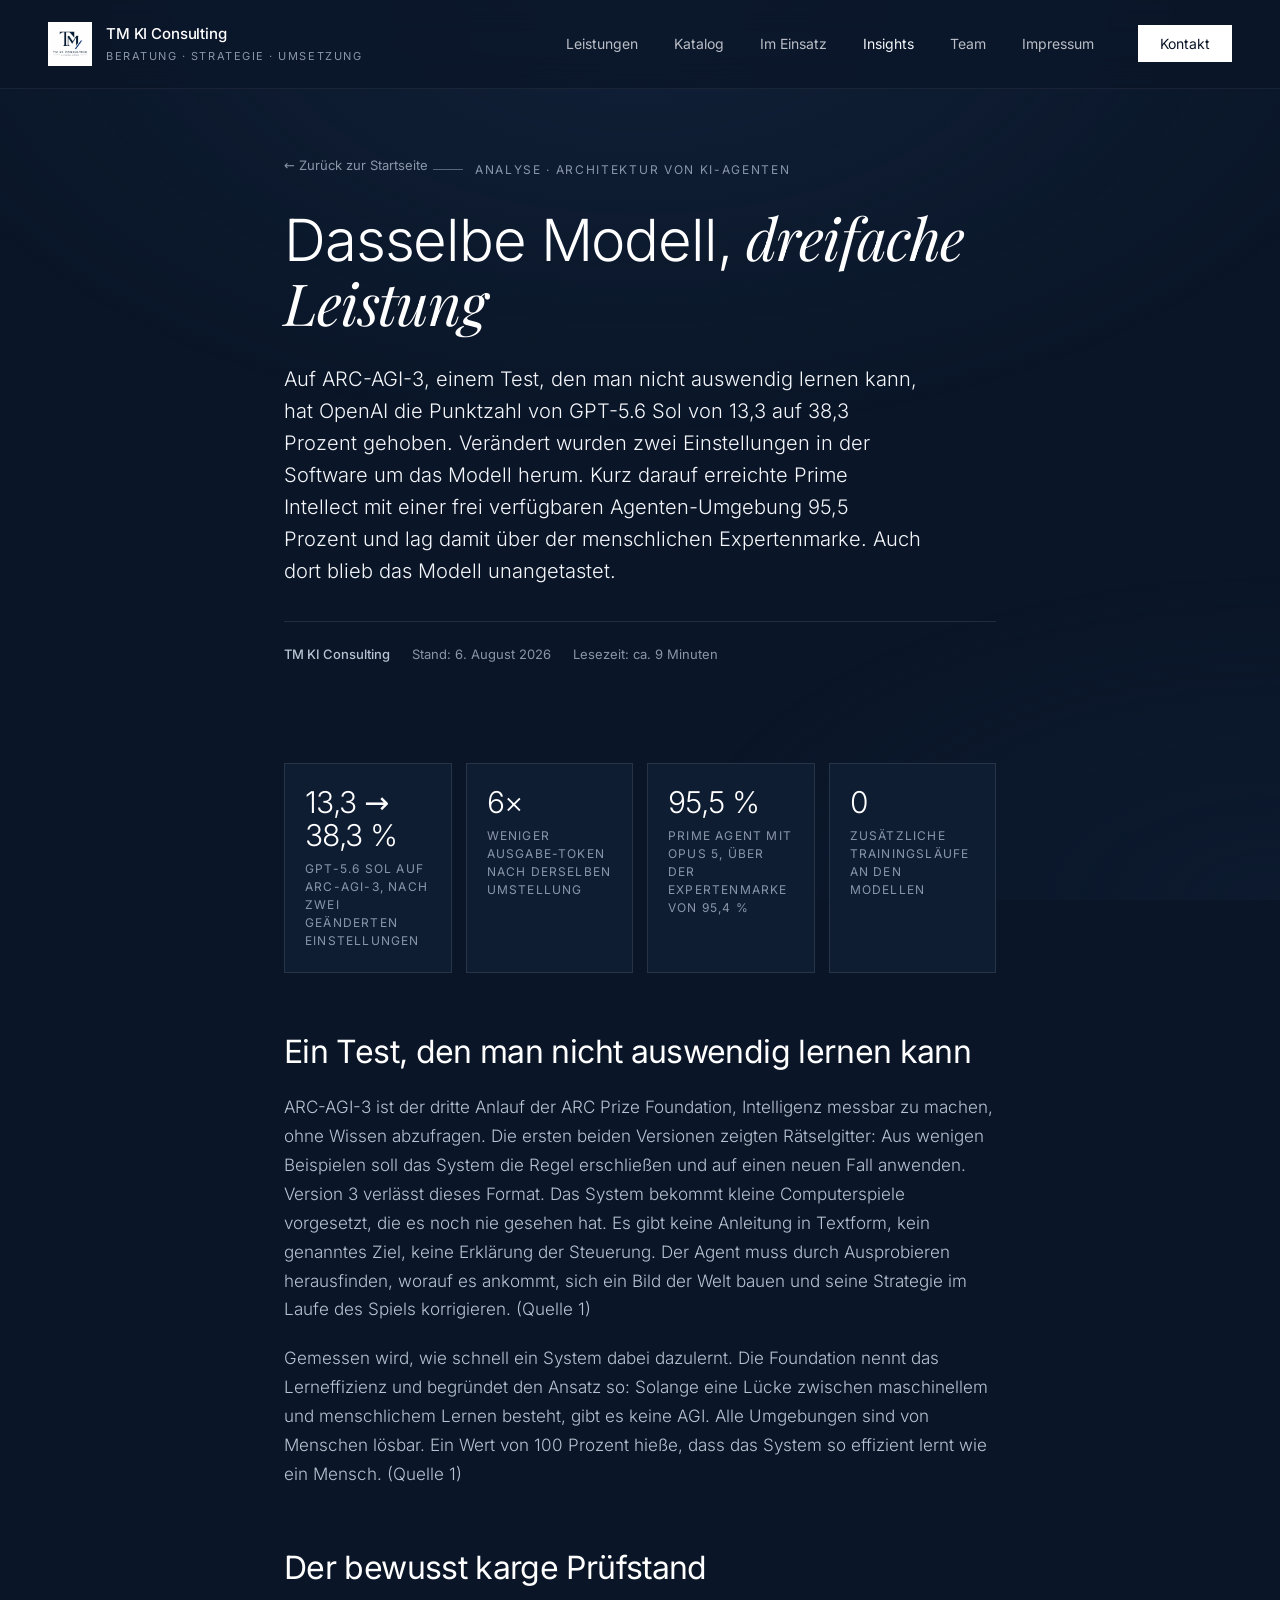
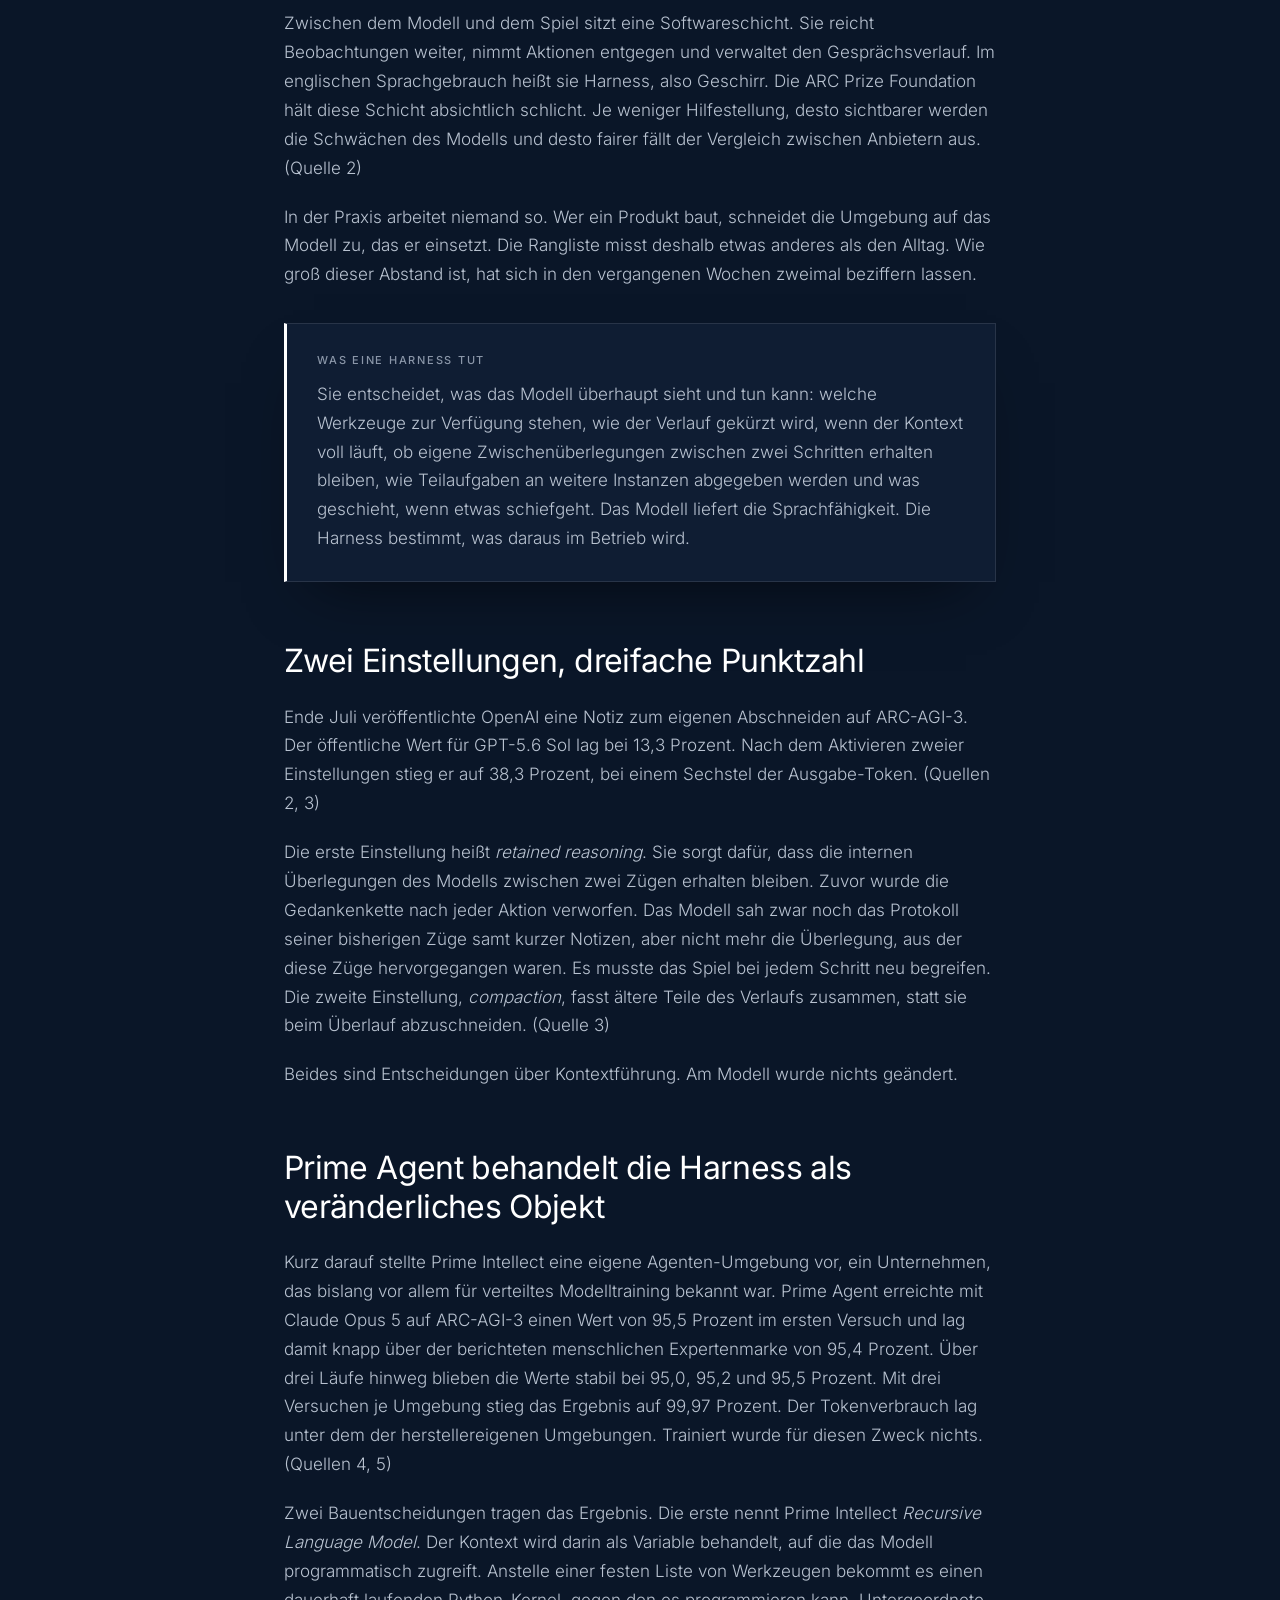
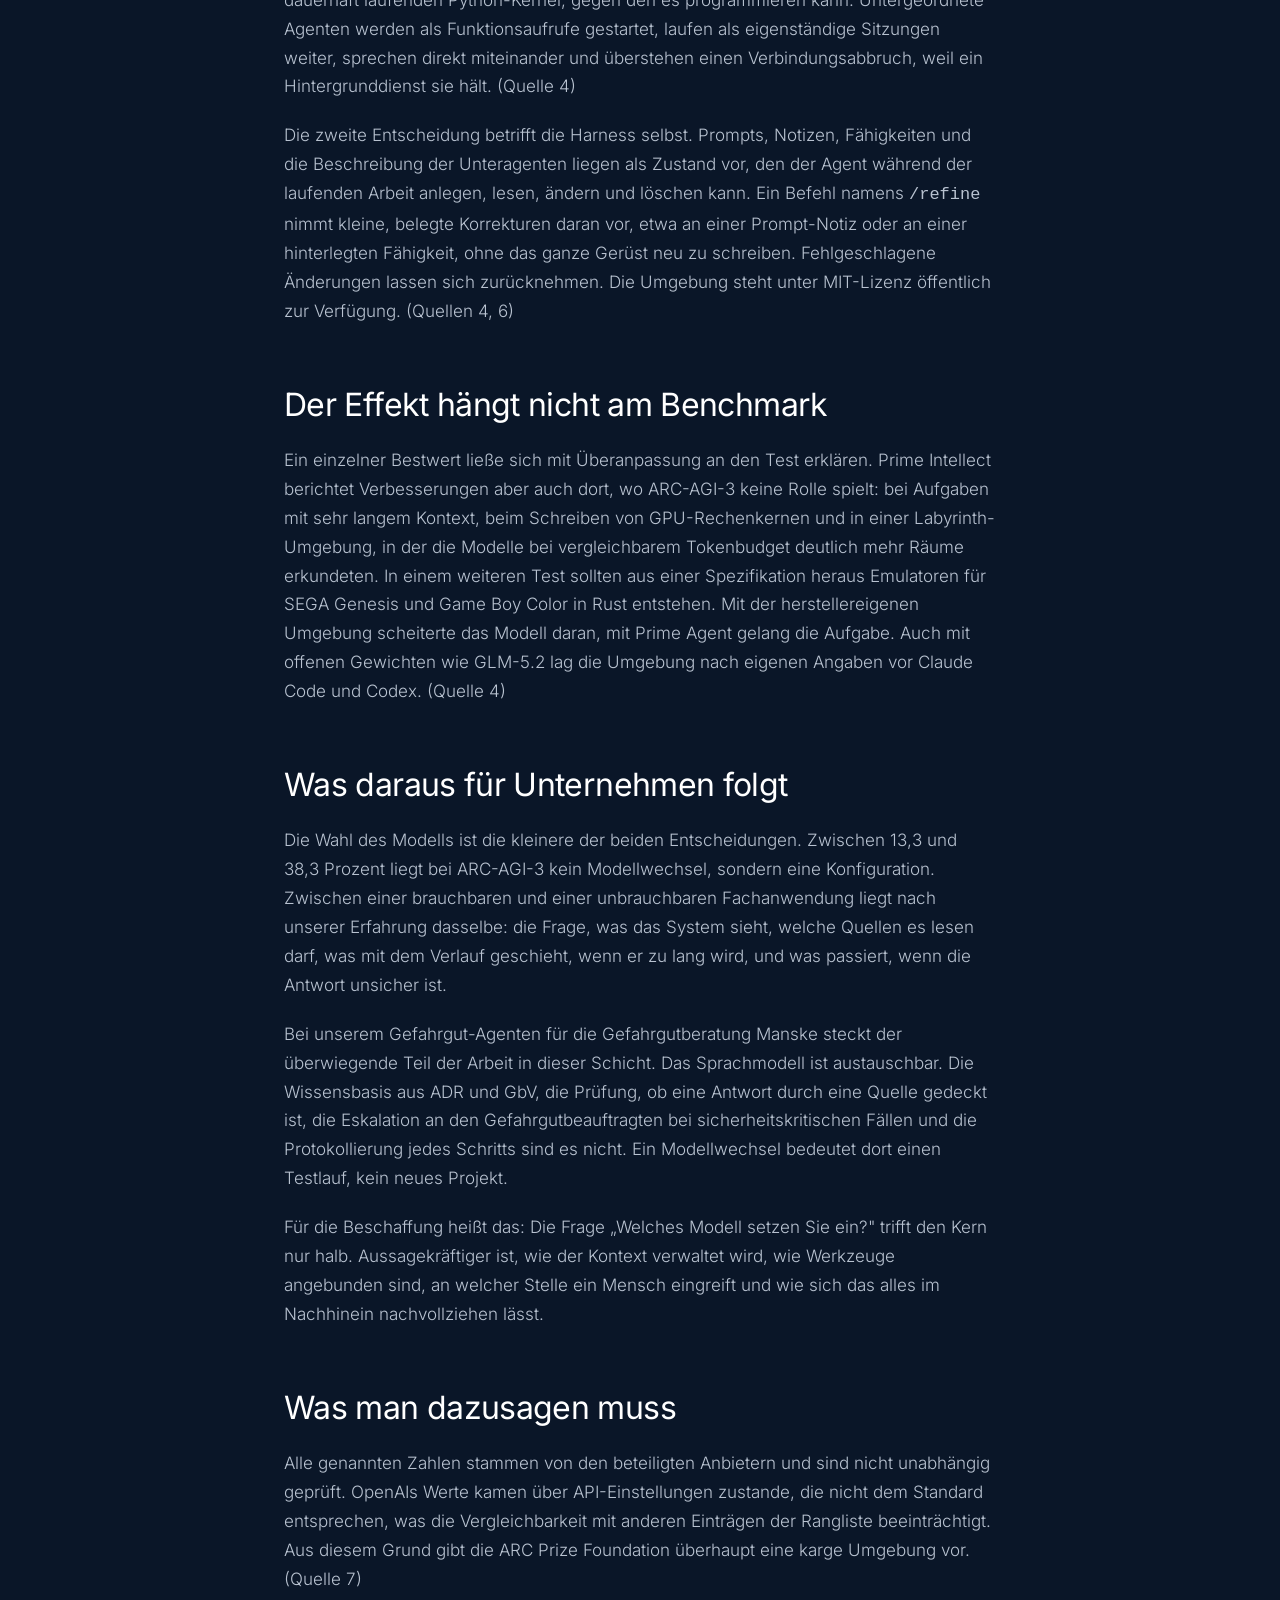
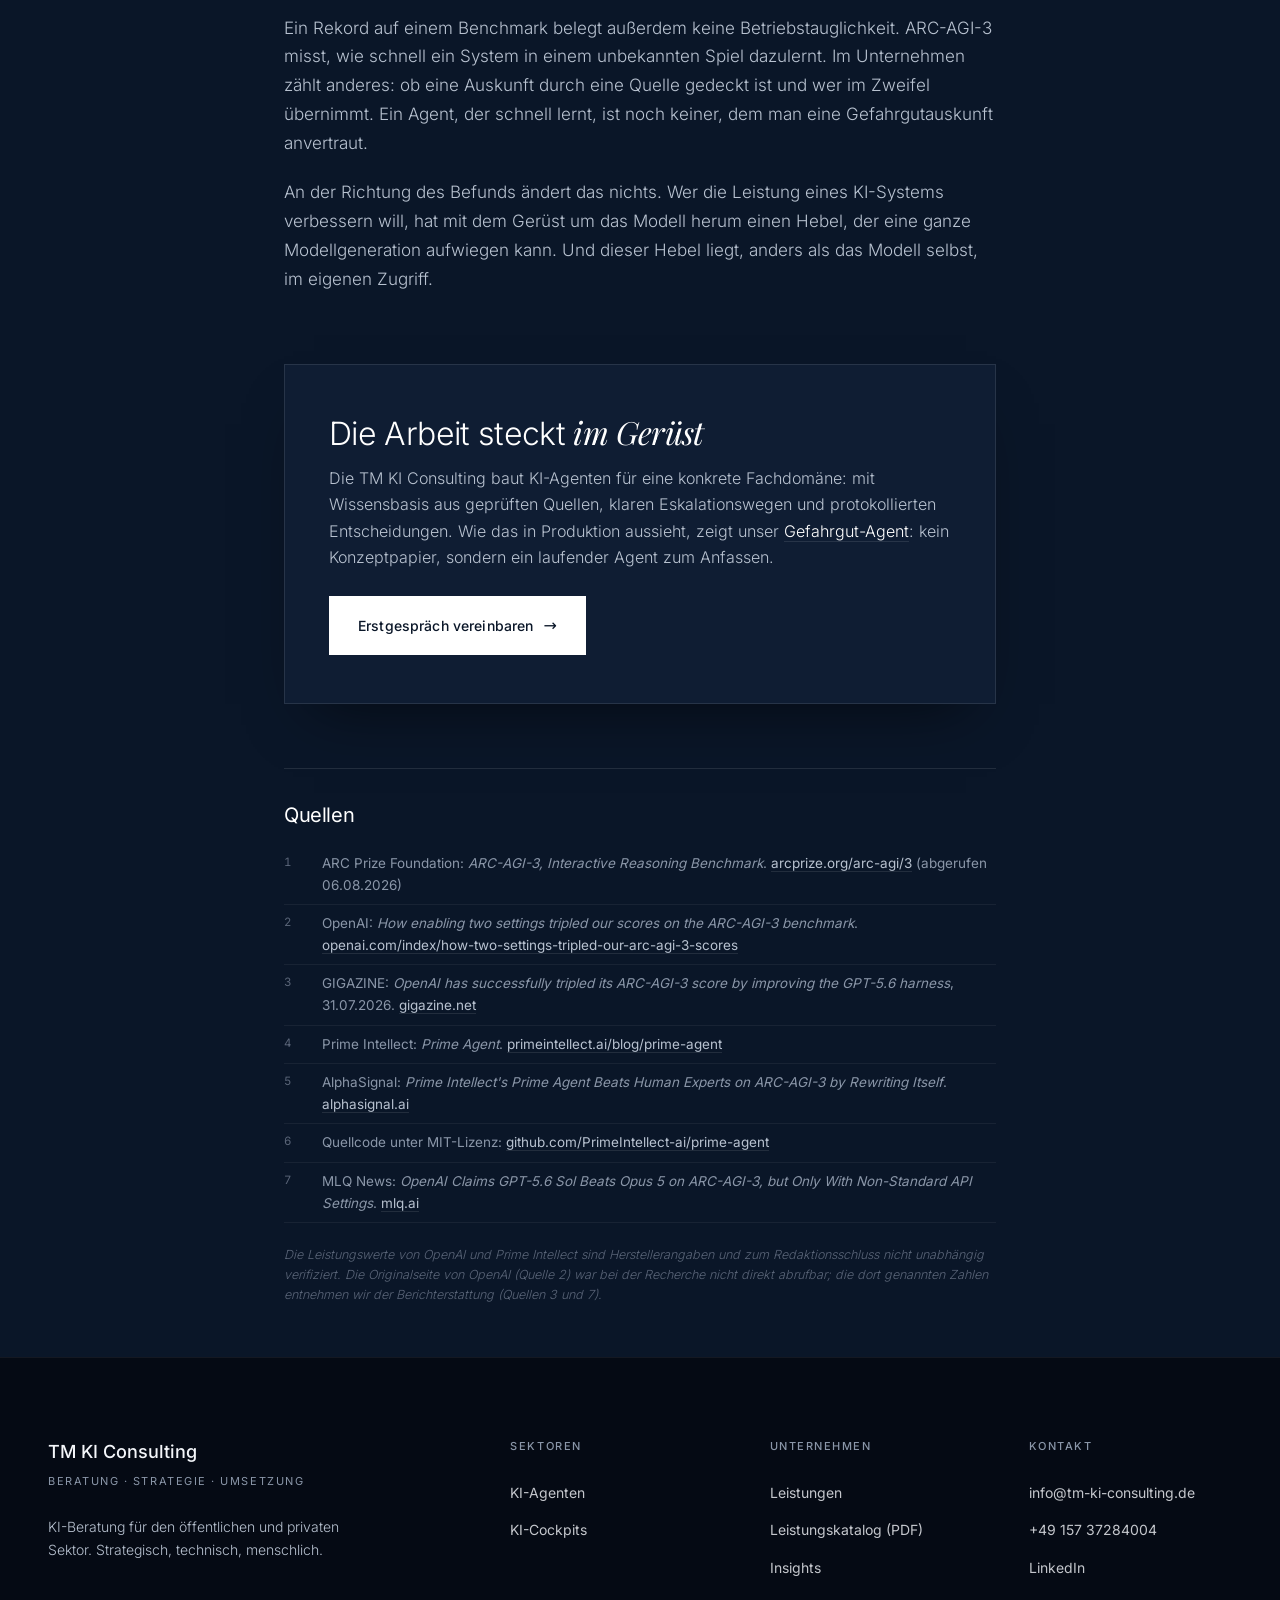
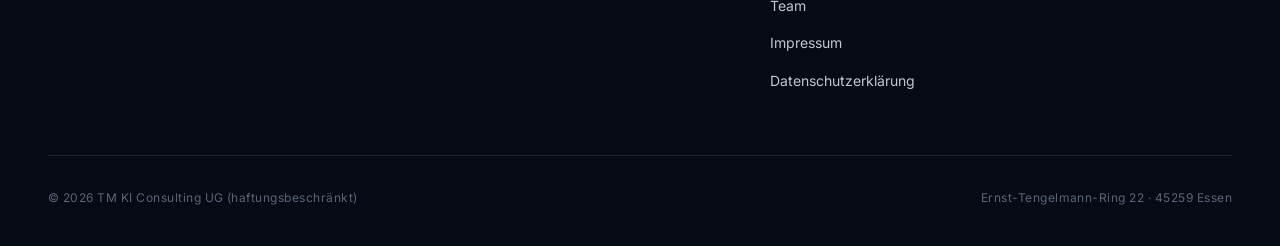
<file: agent-harness-artikel.html>
<!DOCTYPE html>
<html lang="de">
<head>
<meta charset="UTF-8" />
<meta name="viewport" content="width=device-width, initial-scale=1.0" />
<title>Agenten-Harness: Warum das Gerüst das Modell schlägt · TM KI Consulting</title>
<meta name="description" content="Auf ARC-AGI-3 stieg GPT-5.6 Sol von 13,3 auf 38,3 Prozent, allein durch zwei Einstellungen der Agenten-Umgebung. Prime Agent von Prime Intellect erreichte mit Opus 5 95,5 Prozent und lag über der menschlichen Expertenmarke. Was gut gebaute Agenten-Harnesses aus Foundation-Modellen herausholen." />
<meta property="og:title" content="Dasselbe Modell, dreifache Leistung: was Agenten-Harnesses ausmachen" />
<meta property="og:description" content="ARC-AGI-3: 13,3 auf 38,3 Prozent durch zwei Einstellungen, 95,5 Prozent mit Prime Agent. Beide Male blieb das Modell unverändert." />
<meta property="og:type" content="article" />
<meta property="og:image" content="https://www.tm-ki-consulting.de/og-image.png" />
<meta property="og:url" content="https://www.tm-ki-consulting.de/agent-harness-artikel.html" />
<meta name="twitter:card" content="summary_large_image" />
<link rel="canonical" href="https://www.tm-ki-consulting.de/agent-harness-artikel.html" />
<link rel="alternate" type="text/markdown" href="agent-harness-artikel.md" title="Markdown-Fassung dieser Seite" />

<link rel="icon" href="favicon.ico" />
<link rel="icon" type="image/png" sizes="32x32" href="favicon-32x32.png" />
<link rel="icon" type="image/png" sizes="16x16" href="favicon-16x16.png" />
<link rel="apple-touch-icon" href="apple-touch-icon.png" />

<!-- Schriften werden lokal ausgeliefert (Self-Hosting, DSGVO-konform) -->
<link rel="preload" as="font" type="font/woff2" href="assets/fonts/inter-latin-400-normal.woff2" crossorigin>
<link rel="preload" as="font" type="font/woff2" href="assets/fonts/playfair-display-latin-400-normal.woff2" crossorigin>
<link rel="stylesheet" href="assets/fonts/fonts.css">

<style>
  :root {
    --navy-900: #0a1628;
    --navy-800: #0f1d33;
    --navy-700: #152540;
    --navy-600: #1c3050;
    --navy-500: #2a4163;
    --black:    #050a14;
    --white:    #ffffff;
    --off-white: #f4f6fa;
    --gray-300: #b8c2d0;
    --gray-400: #8a96a8;
    --gray-500: #5a6578;
    --line:     rgba(255, 255, 255, .1);
    --line-light: rgba(255, 255, 255, .06);
  }
  * { box-sizing: border-box; margin: 0; padding: 0; }
  html, body {
    background: var(--navy-900);
    color: var(--off-white);
    font-family: 'Inter', system-ui, sans-serif;
    line-height: 1.6;
    -webkit-font-smoothing: antialiased;
    overflow-x: hidden;
    font-size: 16px;
  }
  body::before {
    content: "";
    position: fixed; inset: 0; z-index: 0;
    background:
      radial-gradient(ellipse 100% 80% at 50% 0%, rgba(28, 48, 80, .4), transparent 60%),
      radial-gradient(ellipse 80% 60% at 100% 100%, rgba(15, 29, 51, .6), transparent 60%);
    pointer-events: none;
  }
  body > * { position: relative; z-index: 1; }
  h1, h2, h3, h4 { font-weight: 400; letter-spacing: -0.02em; line-height: 1.15; color: var(--white); }
  .serif { font-family: 'Playfair Display', Georgia, serif; font-style: italic; font-weight: 400; }
  a { color: var(--white); text-decoration: none; transition: opacity .2s; }
  .container { max-width: 1280px; margin: 0 auto; padding: 0 48px; }

  /* ===== HEADER (von der Startseite übernommen) ===== */
  header.site {
    position: fixed; top: 0; left: 0; right: 0; z-index: 100;
    background: rgba(10, 22, 40, .8);
    backdrop-filter: blur(16px); -webkit-backdrop-filter: blur(16px);
    border-bottom: 1px solid var(--line-light);
  }
  .nav {
    display: flex; align-items: center; justify-content: space-between;
    padding: 22px 48px; max-width: 1280px; margin: 0 auto;
  }
  .brand { display: flex; align-items: center; gap: 14px; color: var(--white); }
  .brand-logo {
    width: 44px; height: 44px; border: 1px solid rgba(255,255,255,.18);
    background: var(--white); display: grid; place-items: center; overflow: hidden; flex-shrink: 0;
  }
  .brand-logo img { width: 100%; height: 100%; object-fit: contain; display: block; }
  .brand-text .title { font-size: 15px; font-weight: 500; letter-spacing: -0.01em; }
  .brand-text .sub { font-size: 11px; color: var(--gray-400); letter-spacing: .14em; text-transform: uppercase; margin-top: 2px; }
  nav.primary ul { list-style: none; display: flex; gap: 36px; align-items: center; }
  nav.primary a { color: var(--off-white); font-size: 14px; font-weight: 400; opacity: .75; transition: opacity .2s; }
  nav.primary a:hover, nav.primary a[aria-current="page"] { opacity: 1; }
  .nav-cta {
    margin-left: 8px; background: var(--white); color: var(--navy-900) !important;
    padding: 10px 22px; font-size: 13px; font-weight: 500; opacity: 1 !important; transition: background .2s;
  }
  .nav-cta:hover { background: var(--off-white); }
  .nav-toggle {
    display: none; flex-direction: column; justify-content: center; gap: 5px;
    width: 44px; height: 44px; padding: 10px; background: transparent;
    border: 1px solid rgba(255,255,255,.18); cursor: pointer; z-index: 110;
  }
  .nav-toggle span { display: block; width: 100%; height: 2px; background: var(--white); transition: transform .3s ease, opacity .3s ease; }
  .nav-toggle[aria-expanded="true"] span:nth-child(1) { transform: translateY(7px) rotate(45deg); }
  .nav-toggle[aria-expanded="true"] span:nth-child(2) { opacity: 0; }
  .nav-toggle[aria-expanded="true"] span:nth-child(3) { transform: translateY(-7px) rotate(-45deg); }

  /* ===== BUTTONS ===== */
  .btn {
    display: inline-flex; align-items: center; gap: 10px; padding: 16px 28px;
    font-size: 14px; font-weight: 500; cursor: pointer; border: 1px solid transparent;
    text-decoration: none; transition: all .25s; letter-spacing: .01em; font-family: inherit;
  }
  .btn-primary { background: var(--white); color: var(--navy-900); }
  .btn-primary:hover { background: var(--off-white); color: var(--navy-900); }
  .btn-ghost { background: transparent; color: var(--white); border-color: rgba(255,255,255,.25); }
  .btn-ghost:hover { border-color: var(--white); background: rgba(255,255,255,.05); color: var(--white); }
  .btn .arrow { transition: transform .25s; font-size: 16px; }
  .btn:hover .arrow { transform: translateX(4px); }

  /* ===== ARTIKEL ===== */
  .article-main { padding-top: 88px; }
  .read { max-width: 760px; margin: 0 auto; padding: 0 24px; }

  .a-hero { padding: 64px 0 48px; }
  .a-back { display: inline-flex; align-items: center; gap: 8px; font-size: 13px; color: var(--gray-400); margin-bottom: 30px; }
  .a-back:hover { color: var(--white); }
  .a-eyebrow { display: inline-flex; align-items: center; gap: 12px; font-size: 12px; letter-spacing: .14em; text-transform: uppercase; color: var(--gray-400); margin-bottom: 26px; }
  .a-eyebrow::before { content: ""; width: 30px; height: 1px; background: var(--gray-500); }
  .a-hero h1 { font-weight: 300; font-size: clamp(34px, 5.5vw, 58px); line-height: 1.08; letter-spacing: -0.02em; margin-bottom: 26px; }
  .a-lead { font-size: clamp(17px, 2vw, 20px); line-height: 1.6; color: var(--off-white); font-weight: 300; max-width: 640px; }
  .a-meta { display: flex; flex-wrap: wrap; gap: 10px 22px; margin-top: 34px; padding-top: 22px; border-top: 1px solid var(--line); font-size: 13px; color: var(--gray-400); }
  .a-meta b { color: var(--gray-300); font-weight: 500; }

  .article-body { padding: 16px 0 32px; }
  .article-body h2 { font-weight: 400; color: var(--white); font-size: clamp(24px, 3vw, 32px); line-height: 1.2; letter-spacing: -0.02em; margin: 60px 0 22px; }
  .article-body h3 { color: var(--white); font-weight: 500; font-size: 18px; margin: 32px 0 12px; letter-spacing: -0.01em; }
  .article-body p { margin: 0 0 20px; color: var(--gray-300); font-size: 17px; line-height: 1.7; font-weight: 300; }
  .article-body p strong, .article-body li strong { color: var(--off-white); font-weight: 600; }
  .article-body em { font-style: italic; }
  .article-body a { color: var(--white); border-bottom: 1px solid var(--line); transition: border-color .2s; }
  .article-body a:hover { border-color: var(--white); }
  .article-body .btn { border-bottom: none; }
  .article-body .btn-primary { color: var(--navy-900); }
  .article-body .btn-ghost { color: var(--white); }
  .article-body ul.plain { margin: 0 0 20px 20px; }
  .article-body ul.plain li { color: var(--gray-300); font-size: 17px; line-height: 1.7; font-weight: 300; margin-bottom: 8px; }

  .callout { background: var(--navy-800); border: 1px solid var(--line); border-left: 3px solid var(--white); padding: 28px 30px; margin: 34px 0; box-shadow: 0 30px 60px -30px rgba(0,0,0,.6); }
  .callout .k { font-size: 11px; letter-spacing: .16em; text-transform: uppercase; color: var(--gray-400); font-weight: 500; display: block; margin-bottom: 10px; }
  .callout p:last-child { margin-bottom: 0; }
  .callout.warn { border-left-color: var(--gray-400); }

  .article-body blockquote { margin: 38px 0; padding: 6px 0 6px 30px; border-left: 2px solid var(--navy-500); }
  .article-body blockquote p { font-family: 'Playfair Display', Georgia, serif; font-style: italic; font-weight: 400; color: var(--off-white); font-size: 20px; line-height: 1.6; }

  /* Kennzahlen-Kacheln */
  .stats { display: grid; grid-template-columns: repeat(4, 1fr); gap: 14px; margin: 34px 0; }
  .stats .stat { background: var(--navy-800); border: 1px solid var(--line); padding: 22px 20px; }
  .stats .v { display: block; font-size: clamp(22px, 3vw, 30px); font-weight: 300; color: var(--white); letter-spacing: -0.02em; line-height: 1.1; }
  .stats .l { display: block; margin-top: 8px; font-size: 12px; letter-spacing: .1em; text-transform: uppercase; color: var(--gray-400); line-height: 1.5; }

  /* Zeitleiste */
  .tl-list { list-style: none; margin: 30px 0 10px; padding: 0; }
  .tl-list li { position: relative; padding: 0 0 26px 34px; border-left: 1px solid var(--line); margin-left: 8px; }
  .tl-list li:last-child { padding-bottom: 4px; border-left-color: transparent; }
  .tl-list li::before { content: ""; position: absolute; left: -6px; top: 4px; width: 11px; height: 11px; border-radius: 50%; background: var(--navy-500); border: 2px solid var(--gray-400); }
  .tl-list li.hot::before { background: var(--white); border-color: var(--white); }
  .tl-list .d { display: block; font-size: 12px; letter-spacing: .12em; text-transform: uppercase; color: var(--gray-400); margin-bottom: 4px; }
  .tl-list .t { color: var(--gray-300); font-size: 16px; font-weight: 300; line-height: 1.6; }
  .tl-list .t strong { color: var(--off-white); font-weight: 600; }

  /* Token-Tabelle */
  .tok-wrap { overflow-x: auto; margin: 30px 0; }
  table.tok { width: 100%; border-collapse: collapse; font-size: 14.5px; }
  table.tok th { text-align: left; font-size: 11px; letter-spacing: .12em; text-transform: uppercase; color: var(--gray-400); font-weight: 500; padding: 10px 14px; border-bottom: 1px solid var(--line); white-space: nowrap; }
  table.tok td { padding: 12px 14px; color: var(--gray-300); font-weight: 300; border-bottom: 1px solid var(--line-light); vertical-align: top; }
  table.tok td.num { font-variant-numeric: tabular-nums; white-space: nowrap; color: var(--off-white); }
  table.tok td strong { color: var(--off-white); font-weight: 600; }

  .cta-box { margin: 70px 0 20px; background: var(--navy-800); border: 1px solid var(--line); padding: 48px 44px; box-shadow: 0 30px 60px -30px rgba(0,0,0,.6); }
  .cta-box h2 { margin: 0 0 12px; font-weight: 300; font-size: clamp(24px, 3vw, 32px); }
  .cta-box p { color: var(--gray-300); font-size: 16px; font-weight: 300; line-height: 1.65; margin-bottom: 4px; }
  .cta-box .btn { margin-top: 22px; }

  .sources { margin-top: 64px; padding-top: 34px; border-top: 1px solid var(--line); }
  .sources h2 { font-size: 20px; margin: 0 0 18px; font-weight: 400; }
  .sources ol { list-style: none; counter-reset: s; padding: 0; }
  .sources li { counter-increment: s; position: relative; padding: 8px 0 8px 38px; font-size: 13.5px; color: var(--gray-400); border-bottom: 1px solid var(--line-light); word-break: break-word; }
  .sources li::before { content: counter(s); position: absolute; left: 0; top: 8px; font-size: 11.5px; color: var(--gray-500); font-variant-numeric: tabular-nums; }
  .sources a { color: var(--gray-300); border-bottom: 1px solid var(--line); }
  .sources a:hover { color: var(--white); }
  .sources .note { margin-top: 22px; font-size: 12.5px; color: var(--gray-500); line-height: 1.6; font-style: italic; }

  /* ===== FOOTER (von der Startseite übernommen) ===== */
  footer { background: var(--black); padding: 80px 0 40px; border-top: 1px solid var(--line-light); }
  .foot-grid { display: grid; grid-template-columns: 2fr 1fr 1fr 1fr; gap: 56px; padding-bottom: 56px; border-bottom: 1px solid var(--line); }
  .foot-brand .foot-name { font-size: 18px; font-weight: 500; margin-bottom: 6px; }
  .foot-brand .foot-sub { font-size: 11px; letter-spacing: .14em; text-transform: uppercase; color: var(--gray-400); margin-bottom: 24px; }
  .foot-brand p { font-size: 14px; line-height: 1.65; color: var(--gray-300); max-width: 34ch; font-weight: 300; }
  footer h5 { font-size: 11px; letter-spacing: .14em; text-transform: uppercase; color: var(--gray-400); margin-bottom: 18px; font-weight: 500; }
  footer ul { list-style: none; }
  footer li { padding: 6px 0; }
  footer a { color: var(--off-white); font-size: 14px; opacity: .8; }
  footer a:hover { opacity: 1; }
  .foot-bottom { padding-top: 32px; display: flex; justify-content: space-between; flex-wrap: wrap; gap: 12px; font-size: 12px; letter-spacing: .04em; color: var(--gray-500); }

  @media (max-width: 768px) {
    .nav-toggle { display: inline-flex; }
    nav.primary {
      position: absolute; top: 100%; left: 0; right: 0;
      background: rgba(10, 22, 40, .97); backdrop-filter: blur(16px); -webkit-backdrop-filter: blur(16px);
      border-bottom: 1px solid var(--line-light); max-height: 0; overflow: hidden; visibility: hidden;
      transition: max-height .35s ease, visibility .35s ease;
    }
    nav.primary.is-open { max-height: calc(100vh - 80px); visibility: visible; overflow-y: auto; }
    nav.primary ul { display: flex; flex-direction: column; align-items: stretch; gap: 0; padding: 12px 24px 24px; }
    nav.primary ul li { border-bottom: 1px solid var(--line-light); }
    nav.primary ul li:last-child { border-bottom: none; }
    nav.primary a { display: block; padding: 16px 4px; font-size: 16px; opacity: .9; }
    nav.primary .nav-cta { margin: 16px 0 0; text-align: center; padding: 14px 22px; }
    header.site { overflow: visible; }
    .nav { position: relative; padding: 18px 24px; }
    .container { padding: 0 24px; }
    .foot-grid { grid-template-columns: 1fr 1fr; gap: 32px; }
    .foot-bottom { flex-direction: column; gap: 8px; }
    .cta-box { padding: 32px 24px; }
    .callout { padding: 26px 22px; }
    .stats { grid-template-columns: 1fr 1fr; }
  }
</style>

<!-- Strukturierte Daten (schema.org / JSON-LD) fuer Suchmaschinen und KI-Systeme -->
<script type="application/ld+json">
{
  "@context": "https://schema.org",
  "@graph": [
    {
      "@type": "Organization",
      "@id": "https://www.tm-ki-consulting.de/#organization",
      "name": "TM KI Consulting UG (haftungsbeschränkt)",
      "url": "https://www.tm-ki-consulting.de/",
      "logo": {
        "@type": "ImageObject",
        "@id": "https://www.tm-ki-consulting.de/#logo",
        "url": "https://www.tm-ki-consulting.de/assets/TM_KI_Logo.png"
      },
      "address": {
        "@type": "PostalAddress",
        "streetAddress": "Ernst-Tengelmann-Ring 22",
        "postalCode": "45259",
        "addressLocality": "Essen",
        "addressRegion": "Nordrhein-Westfalen",
        "addressCountry": "DE"
      }
    },
    {
      "@type": "BlogPosting",
      "@id": "https://www.tm-ki-consulting.de/agent-harness-artikel.html#article",
      "headline": "Dasselbe Modell, dreifache Leistung: Agenten-Harnesses und ARC-AGI-3",
      "description": "Auf ARC-AGI-3 stieg GPT-5.6 Sol von 13,3 auf 38,3 Prozent, allein durch zwei Einstellungen der Agenten-Umgebung. Prime Agent erreichte mit Opus 5 95,5 Prozent, ueber der menschlichen Expertenmarke. Eine Einordnung, was gut gebaute Harnesses aus Foundation-Modellen herausholen.",
      "articleSection": "Analyse · Architektur von KI-Agenten",
      "inLanguage": "de",
      "datePublished": "2026-08-06",
      "dateModified": "2026-08-06",
      "author": {
        "@id": "https://www.tm-ki-consulting.de/#organization"
      },
      "publisher": {
        "@id": "https://www.tm-ki-consulting.de/#organization"
      },
      "image": "https://www.tm-ki-consulting.de/og-image.png",
      "mainEntityOfPage": {
        "@id": "https://www.tm-ki-consulting.de/agent-harness-artikel.html#webpage"
      },
      "isAccessibleForFree": true
    },
    {
      "@type": "WebPage",
      "@id": "https://www.tm-ki-consulting.de/agent-harness-artikel.html#webpage",
      "url": "https://www.tm-ki-consulting.de/agent-harness-artikel.html",
      "name": "Agenten-Harness: Warum das Gerüst das Modell schlägt · TM KI Consulting",
      "inLanguage": "de",
      "isPartOf": {
        "@id": "https://www.tm-ki-consulting.de/#website"
      },
      "publisher": {
        "@id": "https://www.tm-ki-consulting.de/#organization"
      }
    }
  ]
}
</script>
</head>
<body>

<!-- HEADER -->
<header class="site">
  <div class="nav">
    <a href="index.html" class="brand" aria-label="TM KI Consulting Startseite">
      <div class="brand-logo">
        <img src="assets/TM_KI_Logo.webp" alt="TM KI Consulting Logo" width="44" height="44" decoding="async" />
      </div>
      <div class="brand-text">
        <div class="title">TM KI Consulting </div>
        <div class="sub">Beratung · Strategie · Umsetzung</div>
      </div>
    </a>
    <nav class="primary" id="primary-nav">
      <ul>
        <li><a href="index.html#leistungen">Leistungen</a></li>
        <li><a href="index.html#leistungskatalog">Katalog</a></li>
        <li><a href="index.html#im-einsatz">Im Einsatz</a></li>
        <li><a href="index.html#insights" aria-current="page">Insights</a></li>
        <li><a href="index.html#team">Team</a></li>
        <li><a href="impressum.html">Impressum</a></li>
        <li><a href="index.html#kontakt" class="nav-cta">Kontakt</a></li>
      </ul>
    </nav>
    <button class="nav-toggle" type="button" aria-label="Menü öffnen" aria-expanded="false" aria-controls="primary-nav">
      <span></span><span></span><span></span>
    </button>
  </div>
</header>
<main class="article-main">

  <div class="a-hero">
    <div class="read">
      <a class="a-back" href="index.html#insights">← Zurück zur Startseite</a>
      <span class="a-eyebrow">Analyse · Architektur von KI-Agenten</span>
      <h1>Dasselbe Modell, <span class="serif">dreifache Leistung</span></h1>
      <p class="a-lead">Auf ARC-AGI-3, einem Test, den man nicht auswendig lernen kann, hat OpenAI die Punktzahl von GPT-5.6 Sol von 13,3 auf 38,3 Prozent gehoben. Verändert wurden zwei Einstellungen in der Software um das Modell herum. Kurz darauf erreichte Prime Intellect mit einer frei verfügbaren Agenten-Umgebung 95,5 Prozent und lag damit über der menschlichen Expertenmarke. Auch dort blieb das Modell unangetastet.</p>
      <div class="a-meta">
        <span><b>TM KI Consulting</b></span>
        <span>Stand: 6. August 2026</span>
        <span>Lesezeit: ca. 9 Minuten</span>
      </div>
    </div>
  </div>

  <article class="article-body">
    <div class="read">

      <div class="stats">
        <div class="stat"><span class="v">13,3 → 38,3 %</span><span class="l">GPT-5.6 Sol auf ARC-AGI-3, nach zwei geänderten Einstellungen</span></div>
        <div class="stat"><span class="v">6×</span><span class="l">weniger Ausgabe-Token nach derselben Umstellung</span></div>
        <div class="stat"><span class="v">95,5 %</span><span class="l">Prime Agent mit Opus 5, über der Expertenmarke von 95,4 %</span></div>
        <div class="stat"><span class="v">0</span><span class="l">zusätzliche Trainingsläufe an den Modellen</span></div>
      </div>

      <h2>Ein Test, den man nicht auswendig lernen kann</h2>
      <p>ARC-AGI-3 ist der dritte Anlauf der ARC Prize Foundation, Intelligenz messbar zu machen, ohne Wissen abzufragen. Die ersten beiden Versionen zeigten Rätselgitter: Aus wenigen Beispielen soll das System die Regel erschließen und auf einen neuen Fall anwenden. Version 3 verlässt dieses Format. Das System bekommt kleine Computerspiele vorgesetzt, die es noch nie gesehen hat. Es gibt keine Anleitung in Textform, kein genanntes Ziel, keine Erklärung der Steuerung. Der Agent muss durch Ausprobieren herausfinden, worauf es ankommt, sich ein Bild der Welt bauen und seine Strategie im Laufe des Spiels korrigieren. (Quelle 1)</p>
      <p>Gemessen wird, wie schnell ein System dabei dazulernt. Die Foundation nennt das Lerneffizienz und begründet den Ansatz so: Solange eine Lücke zwischen maschinellem und menschlichem Lernen besteht, gibt es keine AGI. Alle Umgebungen sind von Menschen lösbar. Ein Wert von 100 Prozent hieße, dass das System so effizient lernt wie ein Mensch. (Quelle 1)</p>

      <h2>Der bewusst karge Prüfstand</h2>
      <p>Zwischen dem Modell und dem Spiel sitzt eine Softwareschicht. Sie reicht Beobachtungen weiter, nimmt Aktionen entgegen und verwaltet den Gesprächsverlauf. Im englischen Sprachgebrauch heißt sie Harness, also Geschirr. Die ARC Prize Foundation hält diese Schicht absichtlich schlicht. Je weniger Hilfestellung, desto sichtbarer werden die Schwächen des Modells und desto fairer fällt der Vergleich zwischen Anbietern aus. (Quelle 2)</p>
      <p>In der Praxis arbeitet niemand so. Wer ein Produkt baut, schneidet die Umgebung auf das Modell zu, das er einsetzt. Die Rangliste misst deshalb etwas anderes als den Alltag. Wie groß dieser Abstand ist, hat sich in den vergangenen Wochen zweimal beziffern lassen.</p>

      <div class="callout">
        <span class="k">Was eine Harness tut</span>
        <p>Sie entscheidet, was das Modell überhaupt sieht und tun kann: welche Werkzeuge zur Verfügung stehen, wie der Verlauf gekürzt wird, wenn der Kontext voll läuft, ob eigene Zwischenüberlegungen zwischen zwei Schritten erhalten bleiben, wie Teilaufgaben an weitere Instanzen abgegeben werden und was geschieht, wenn etwas schiefgeht. Das Modell liefert die Sprachfähigkeit. Die Harness bestimmt, was daraus im Betrieb wird.</p>
      </div>

      <h2>Zwei Einstellungen, dreifache Punktzahl</h2>
      <p>Ende Juli veröffentlichte OpenAI eine Notiz zum eigenen Abschneiden auf ARC-AGI-3. Der öffentliche Wert für GPT-5.6 Sol lag bei 13,3 Prozent. Nach dem Aktivieren zweier Einstellungen stieg er auf 38,3 Prozent, bei einem Sechstel der Ausgabe-Token. (Quellen 2, 3)</p>
      <p>Die erste Einstellung heißt <em>retained reasoning</em>. Sie sorgt dafür, dass die internen Überlegungen des Modells zwischen zwei Zügen erhalten bleiben. Zuvor wurde die Gedankenkette nach jeder Aktion verworfen. Das Modell sah zwar noch das Protokoll seiner bisherigen Züge samt kurzer Notizen, aber nicht mehr die Überlegung, aus der diese Züge hervorgegangen waren. Es musste das Spiel bei jedem Schritt neu begreifen. Die zweite Einstellung, <em>compaction</em>, fasst ältere Teile des Verlaufs zusammen, statt sie beim Überlauf abzuschneiden. (Quelle 3)</p>
      <p>Beides sind Entscheidungen über Kontextführung. Am Modell wurde nichts geändert.</p>

      <h2>Prime Agent behandelt die Harness als veränderliches Objekt</h2>
      <p>Kurz darauf stellte Prime Intellect eine eigene Agenten-Umgebung vor, ein Unternehmen, das bislang vor allem für verteiltes Modelltraining bekannt war. Prime Agent erreichte mit Claude Opus 5 auf ARC-AGI-3 einen Wert von 95,5 Prozent im ersten Versuch und lag damit knapp über der berichteten menschlichen Expertenmarke von 95,4 Prozent. Über drei Läufe hinweg blieben die Werte stabil bei 95,0, 95,2 und 95,5 Prozent. Mit drei Versuchen je Umgebung stieg das Ergebnis auf 99,97 Prozent. Der Tokenverbrauch lag unter dem der herstellereigenen Umgebungen. Trainiert wurde für diesen Zweck nichts. (Quellen 4, 5)</p>
      <p>Zwei Bauentscheidungen tragen das Ergebnis. Die erste nennt Prime Intellect <em>Recursive Language Model</em>. Der Kontext wird darin als Variable behandelt, auf die das Modell programmatisch zugreift. Anstelle einer festen Liste von Werkzeugen bekommt es einen dauerhaft laufenden Python-Kernel, gegen den es programmieren kann. Untergeordnete Agenten werden als Funktionsaufrufe gestartet, laufen als eigenständige Sitzungen weiter, sprechen direkt miteinander und überstehen einen Verbindungsabbruch, weil ein Hintergrunddienst sie hält. (Quelle 4)</p>
      <p>Die zweite Entscheidung betrifft die Harness selbst. Prompts, Notizen, Fähigkeiten und die Beschreibung der Unteragenten liegen als Zustand vor, den der Agent während der laufenden Arbeit anlegen, lesen, ändern und löschen kann. Ein Befehl namens <code>/refine</code> nimmt kleine, belegte Korrekturen daran vor, etwa an einer Prompt-Notiz oder an einer hinterlegten Fähigkeit, ohne das ganze Gerüst neu zu schreiben. Fehlgeschlagene Änderungen lassen sich zurücknehmen. Die Umgebung steht unter MIT-Lizenz öffentlich zur Verfügung. (Quellen 4, 6)</p>

      <h2>Der Effekt hängt nicht am Benchmark</h2>
      <p>Ein einzelner Bestwert ließe sich mit Überanpassung an den Test erklären. Prime Intellect berichtet Verbesserungen aber auch dort, wo ARC-AGI-3 keine Rolle spielt: bei Aufgaben mit sehr langem Kontext, beim Schreiben von GPU-Rechenkernen und in einer Labyrinth-Umgebung, in der die Modelle bei vergleichbarem Tokenbudget deutlich mehr Räume erkundeten. In einem weiteren Test sollten aus einer Spezifikation heraus Emulatoren für SEGA Genesis und Game Boy Color in Rust entstehen. Mit der herstellereigenen Umgebung scheiterte das Modell daran, mit Prime Agent gelang die Aufgabe. Auch mit offenen Gewichten wie GLM-5.2 lag die Umgebung nach eigenen Angaben vor Claude Code und Codex. (Quelle 4)</p>

      <h2>Was daraus für Unternehmen folgt</h2>
      <p>Die Wahl des Modells ist die kleinere der beiden Entscheidungen. Zwischen 13,3 und 38,3 Prozent liegt bei ARC-AGI-3 kein Modellwechsel, sondern eine Konfiguration. Zwischen einer brauchbaren und einer unbrauchbaren Fachanwendung liegt nach unserer Erfahrung dasselbe: die Frage, was das System sieht, welche Quellen es lesen darf, was mit dem Verlauf geschieht, wenn er zu lang wird, und was passiert, wenn die Antwort unsicher ist.</p>
      <p>Bei unserem Gefahrgut-Agenten für die Gefahrgutberatung Manske steckt der überwiegende Teil der Arbeit in dieser Schicht. Das Sprachmodell ist austauschbar. Die Wissensbasis aus ADR und GbV, die Prüfung, ob eine Antwort durch eine Quelle gedeckt ist, die Eskalation an den Gefahrgutbeauftragten bei sicherheitskritischen Fällen und die Protokollierung jedes Schritts sind es nicht. Ein Modellwechsel bedeutet dort einen Testlauf, kein neues Projekt.</p>
      <p>Für die Beschaffung heißt das: Die Frage „Welches Modell setzen Sie ein?" trifft den Kern nur halb. Aussagekräftiger ist, wie der Kontext verwaltet wird, wie Werkzeuge angebunden sind, an welcher Stelle ein Mensch eingreift und wie sich das alles im Nachhinein nachvollziehen lässt.</p>

      <h2>Was man dazusagen muss</h2>
      <p>Alle genannten Zahlen stammen von den beteiligten Anbietern und sind nicht unabhängig geprüft. OpenAIs Werte kamen über API-Einstellungen zustande, die nicht dem Standard entsprechen, was die Vergleichbarkeit mit anderen Einträgen der Rangliste beeinträchtigt. Aus diesem Grund gibt die ARC Prize Foundation überhaupt eine karge Umgebung vor. (Quelle 7)</p>
      <p>Ein Rekord auf einem Benchmark belegt außerdem keine Betriebstauglichkeit. ARC-AGI-3 misst, wie schnell ein System in einem unbekannten Spiel dazulernt. Im Unternehmen zählt anderes: ob eine Auskunft durch eine Quelle gedeckt ist und wer im Zweifel übernimmt. Ein Agent, der schnell lernt, ist noch keiner, dem man eine Gefahrgutauskunft anvertraut.</p>
      <p>An der Richtung des Befunds ändert das nichts. Wer die Leistung eines KI-Systems verbessern will, hat mit dem Gerüst um das Modell herum einen Hebel, der eine ganze Modellgeneration aufwiegen kann. Und dieser Hebel liegt, anders als das Modell selbst, im eigenen Zugriff.</p>

      <div class="cta-box">
        <h2>Die Arbeit steckt <span class="serif">im Gerüst</span></h2>
        <p>Die TM KI Consulting baut KI-Agenten für eine konkrete Fachdomäne: mit Wissensbasis aus geprüften Quellen, klaren Eskalationswegen und protokollierten Entscheidungen. Wie das in Produktion aussieht, zeigt unser <a href="https://gefahrgutberatung-manske.de/#ki" target="_blank" rel="noopener">Gefahrgut-Agent</a>: kein Konzeptpapier, sondern ein laufender Agent zum Anfassen.</p>
        <a class="btn btn-primary" href="mailto:info@tm-ki-consulting.de">Erstgespräch vereinbaren <span class="arrow">→</span></a>
      </div>

      <div class="sources">
        <h2>Quellen</h2>
        <ol>
          <li>ARC Prize Foundation: <em>ARC-AGI-3, Interactive Reasoning Benchmark</em>. <a href="https://arcprize.org/arc-agi/3" target="_blank" rel="noopener">arcprize.org/arc-agi/3</a> (abgerufen 06.08.2026)</li>
          <li>OpenAI: <em>How enabling two settings tripled our scores on the ARC-AGI-3 benchmark</em>. <a href="https://openai.com/index/how-two-settings-tripled-our-arc-agi-3-scores/" target="_blank" rel="noopener">openai.com/index/how-two-settings-tripled-our-arc-agi-3-scores</a></li>
          <li>GIGAZINE: <em>OpenAI has successfully tripled its ARC-AGI-3 score by improving the GPT-5.6 harness</em>, 31.07.2026. <a href="https://gigazine.net/gsc_news/en/20260731-how-enabling-two-settings-tripled-arc-agi-3-benchmark/" target="_blank" rel="noopener">gigazine.net</a></li>
          <li>Prime Intellect: <em>Prime Agent</em>. <a href="https://www.primeintellect.ai/blog/prime-agent" target="_blank" rel="noopener">primeintellect.ai/blog/prime-agent</a></li>
          <li>AlphaSignal: <em>Prime Intellect's Prime Agent Beats Human Experts on ARC-AGI-3 by Rewriting Itself</em>. <a href="https://alphasignal.ai/news/prime-intellect-s-prime-agent-beats-human-experts-on-arc-agi-3-by-rewriting" target="_blank" rel="noopener">alphasignal.ai</a></li>
          <li>Quellcode unter MIT-Lizenz: <a href="https://github.com/PrimeIntellect-ai/prime-agent" target="_blank" rel="noopener">github.com/PrimeIntellect-ai/prime-agent</a></li>
          <li>MLQ News: <em>OpenAI Claims GPT-5.6 Sol Beats Opus 5 on ARC-AGI-3, but Only With Non-Standard API Settings</em>. <a href="https://mlq.ai/news/openai-claims-gpt-56-sol-beats-opus-5-on-arc-agi-3but-only-with-non-standard-api-settings/" target="_blank" rel="noopener">mlq.ai</a></li>
        </ol>
        <p class="note">Die Leistungswerte von OpenAI und Prime Intellect sind Herstellerangaben und zum Redaktionsschluss nicht unabhängig verifiziert. Die Originalseite von OpenAI (Quelle 2) war bei der Recherche nicht direkt abrufbar; die dort genannten Zahlen entnehmen wir der Berichterstattung (Quellen 3 und 7).</p>
      </div>

    </div>
  </article>

</main>
</main>

<footer>
  <div class="container">
    <div class="foot-grid">
      <div class="foot-brand">
        <div class="foot-name">TM KI Consulting </div>
        <div class="foot-sub">Beratung · Strategie · Umsetzung</div>
        <p>KI-Beratung für den öffentlichen und privaten Sektor. Strategisch, technisch, menschlich.</p>
      </div>
      <div>
        <h5>Sektoren</h5>
        <ul>
          <li><a href="index.html#ki-agenten">KI-Agenten</a></li>
          <li><a href="index.html#ki-cockpits">KI-Cockpits</a></li>
        </ul>
      </div>
      <div>
        <h5>Unternehmen</h5>
        <ul>
          <li><a href="index.html#leistungen">Leistungen</a></li>
          <li><a href="index.html#leistungskatalog">Leistungskatalog (PDF)</a></li>
          <li><a href="index.html#insights">Insights</a></li>
          <li><a href="index.html#team">Team</a></li>
          <li><a href="impressum.html">Impressum</a></li>
          <li><a href="datenschutz.html">Datenschutzerklärung</a></li>
        </ul>
      </div>
      <div>
        <h5>Kontakt</h5>
        <ul>
          <li><a href="mailto:info@tm-ki-consulting.de">info@tm-ki-consulting.de</a></li>
          <li><a href="tel:+4915737284004">+49 157 37284004</a></li>
          <li><a href="#">LinkedIn</a></li>
        </ul>
      </div>
    </div>
    <div class="foot-bottom">
      <span>© 2026 TM KI Consulting UG (haftungsbeschränkt)</span>
      <span>Ernst-Tengelmann-Ring 22 · 45259 Essen</span>
    </div>
  </div>
</footer>

<script>
// Mobile Nav Toggle (Hamburger)
(function () {
  const toggle = document.querySelector('.nav-toggle');
  const nav = document.getElementById('primary-nav');
  if (!toggle || !nav) return;
  function closeMenu() {
    nav.classList.remove('is-open');
    toggle.setAttribute('aria-expanded', 'false');
    toggle.setAttribute('aria-label', 'Menü öffnen');
  }
  function openMenu() {
    nav.classList.add('is-open');
    toggle.setAttribute('aria-expanded', 'true');
    toggle.setAttribute('aria-label', 'Menü schließen');
  }
  toggle.addEventListener('click', () => {
    nav.classList.contains('is-open') ? closeMenu() : openMenu();
  });
  nav.querySelectorAll('a').forEach(a => a.addEventListener('click', closeMenu));
  window.addEventListener('resize', () => { if (window.innerWidth > 768) closeMenu(); });
})();
</script>
</body>
</html>
</file>
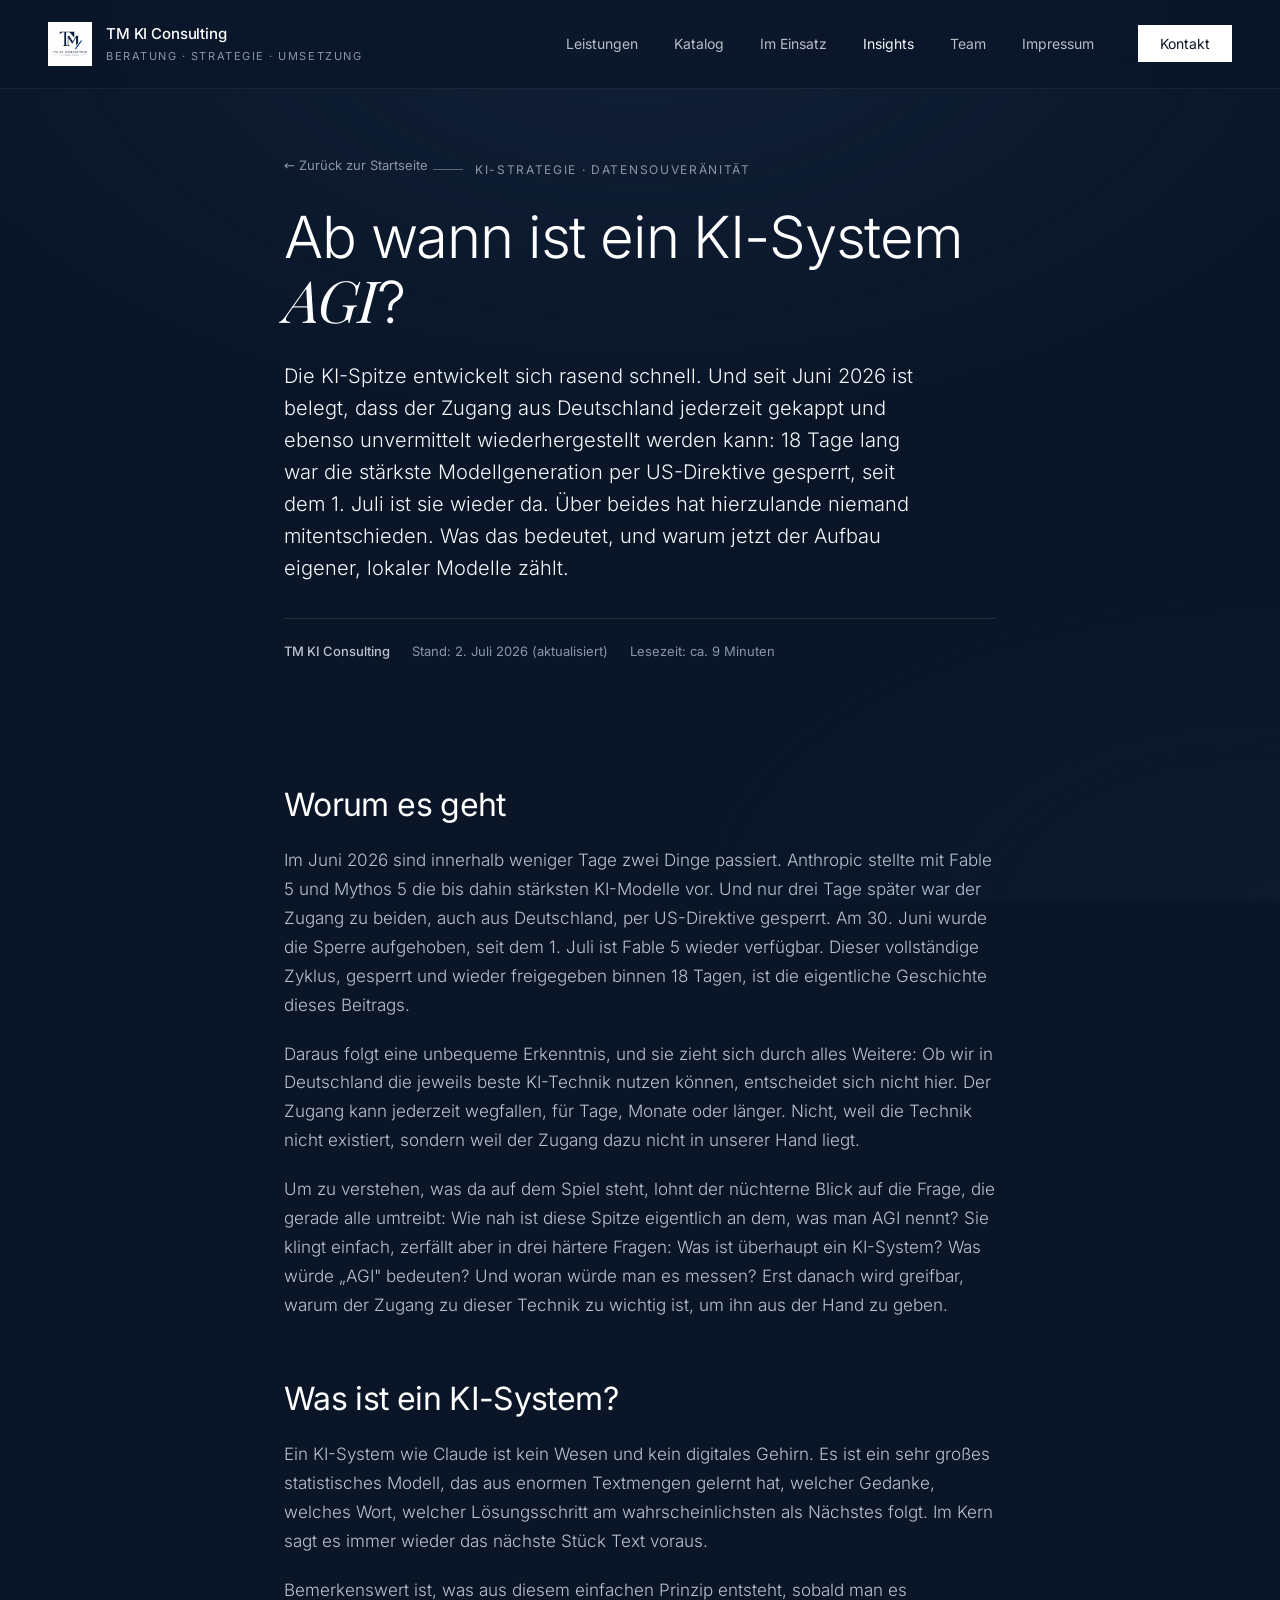
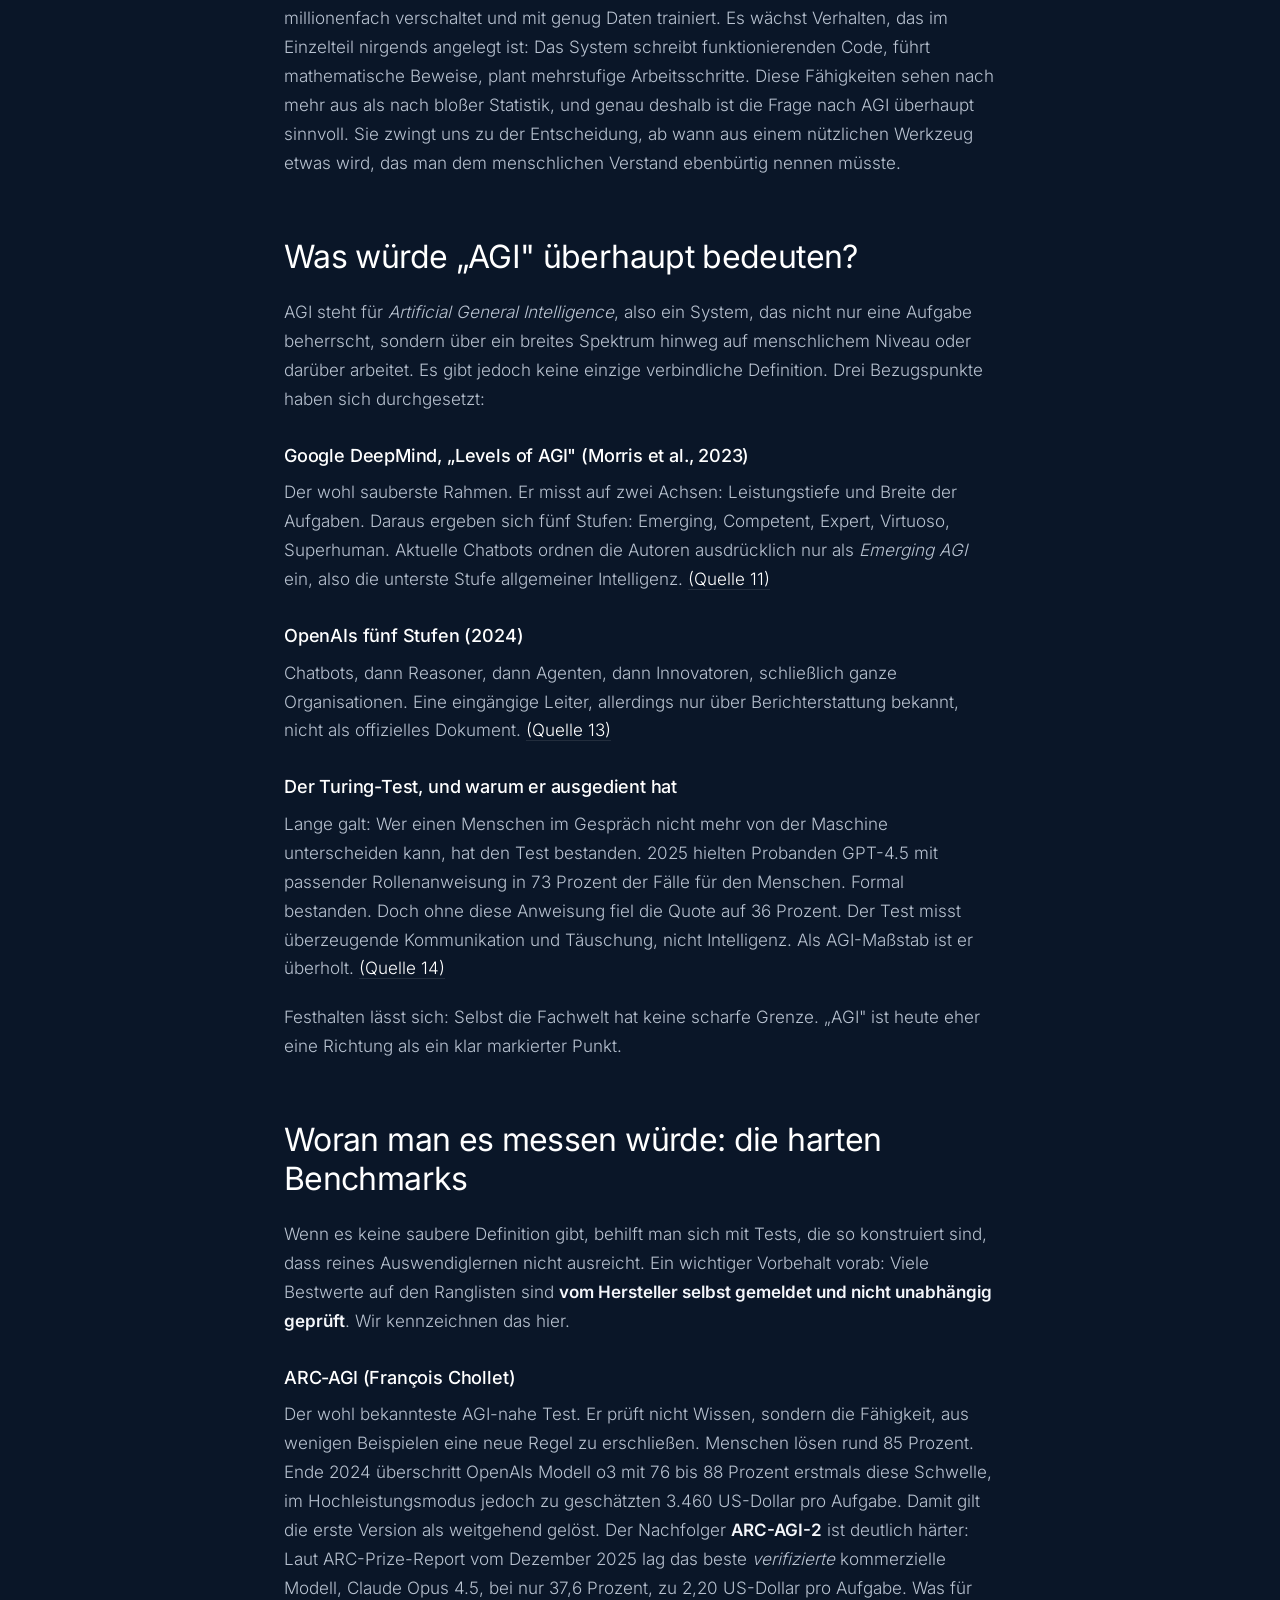
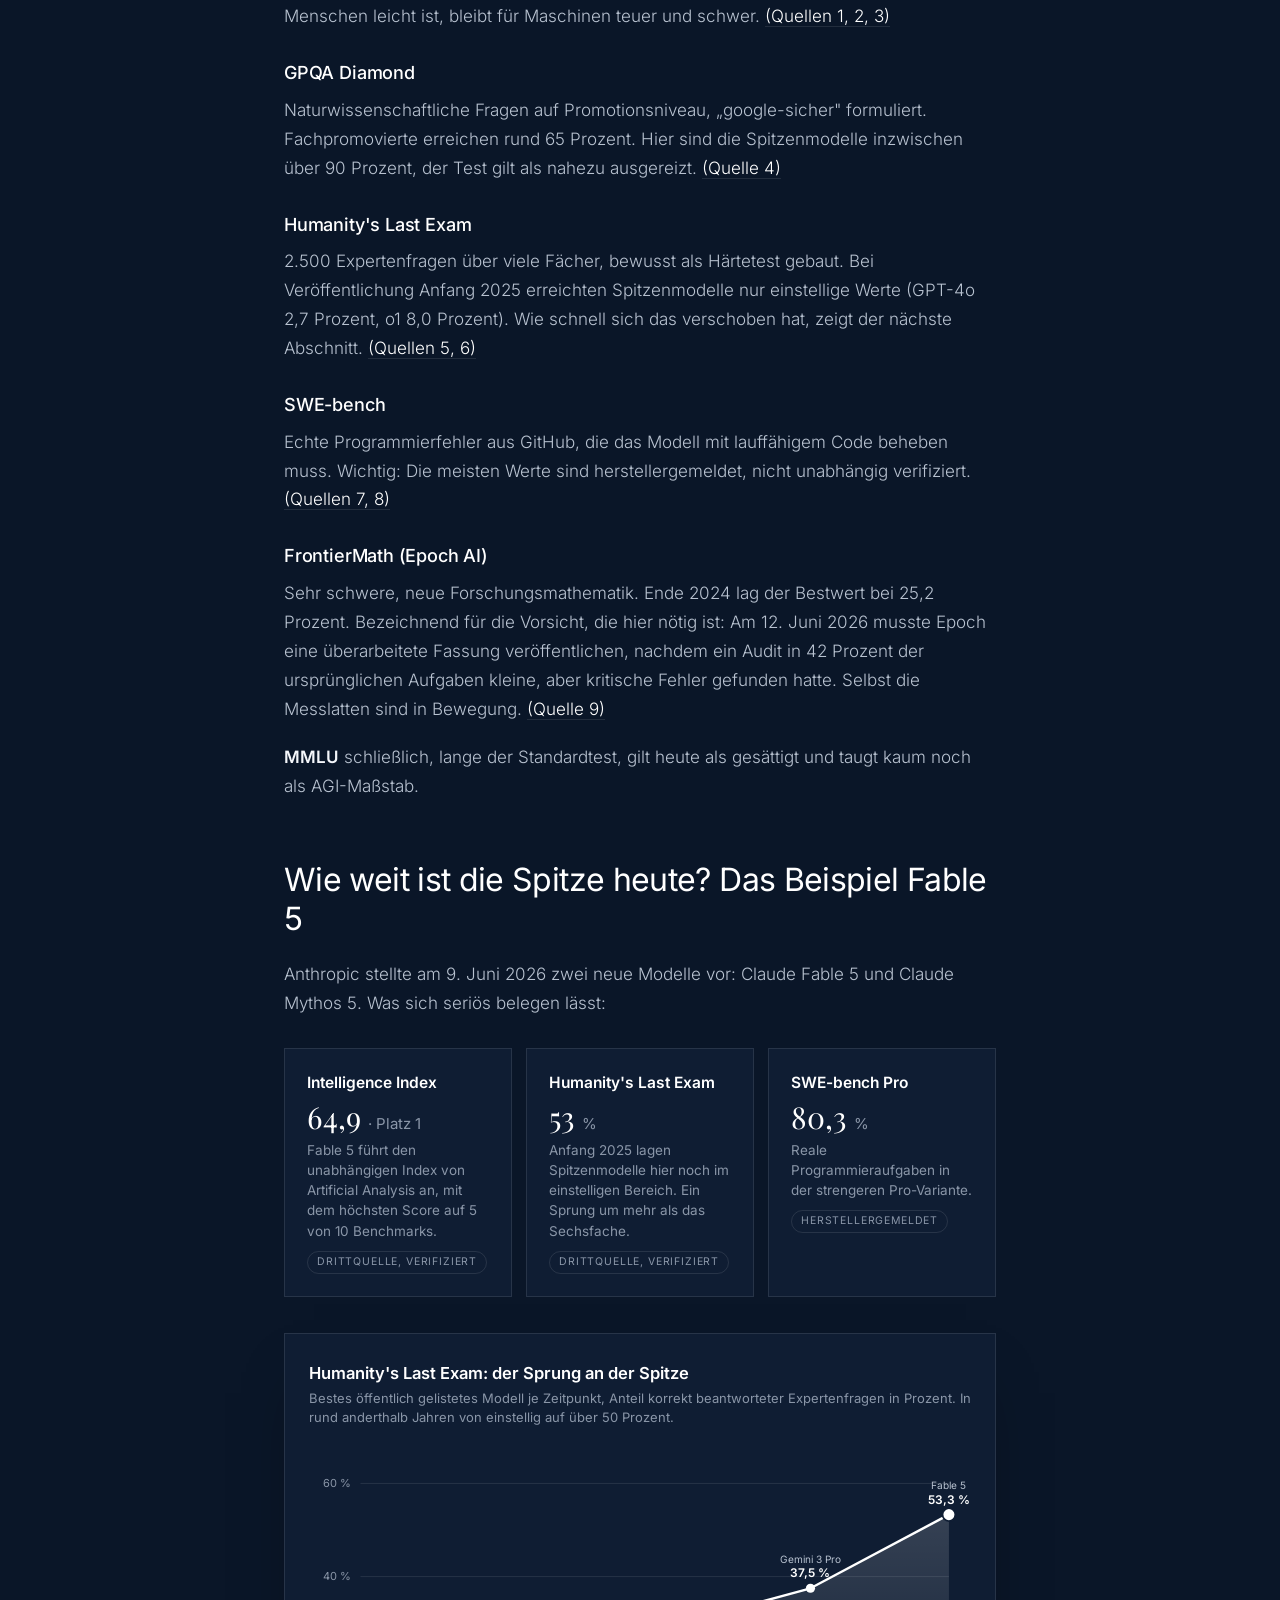
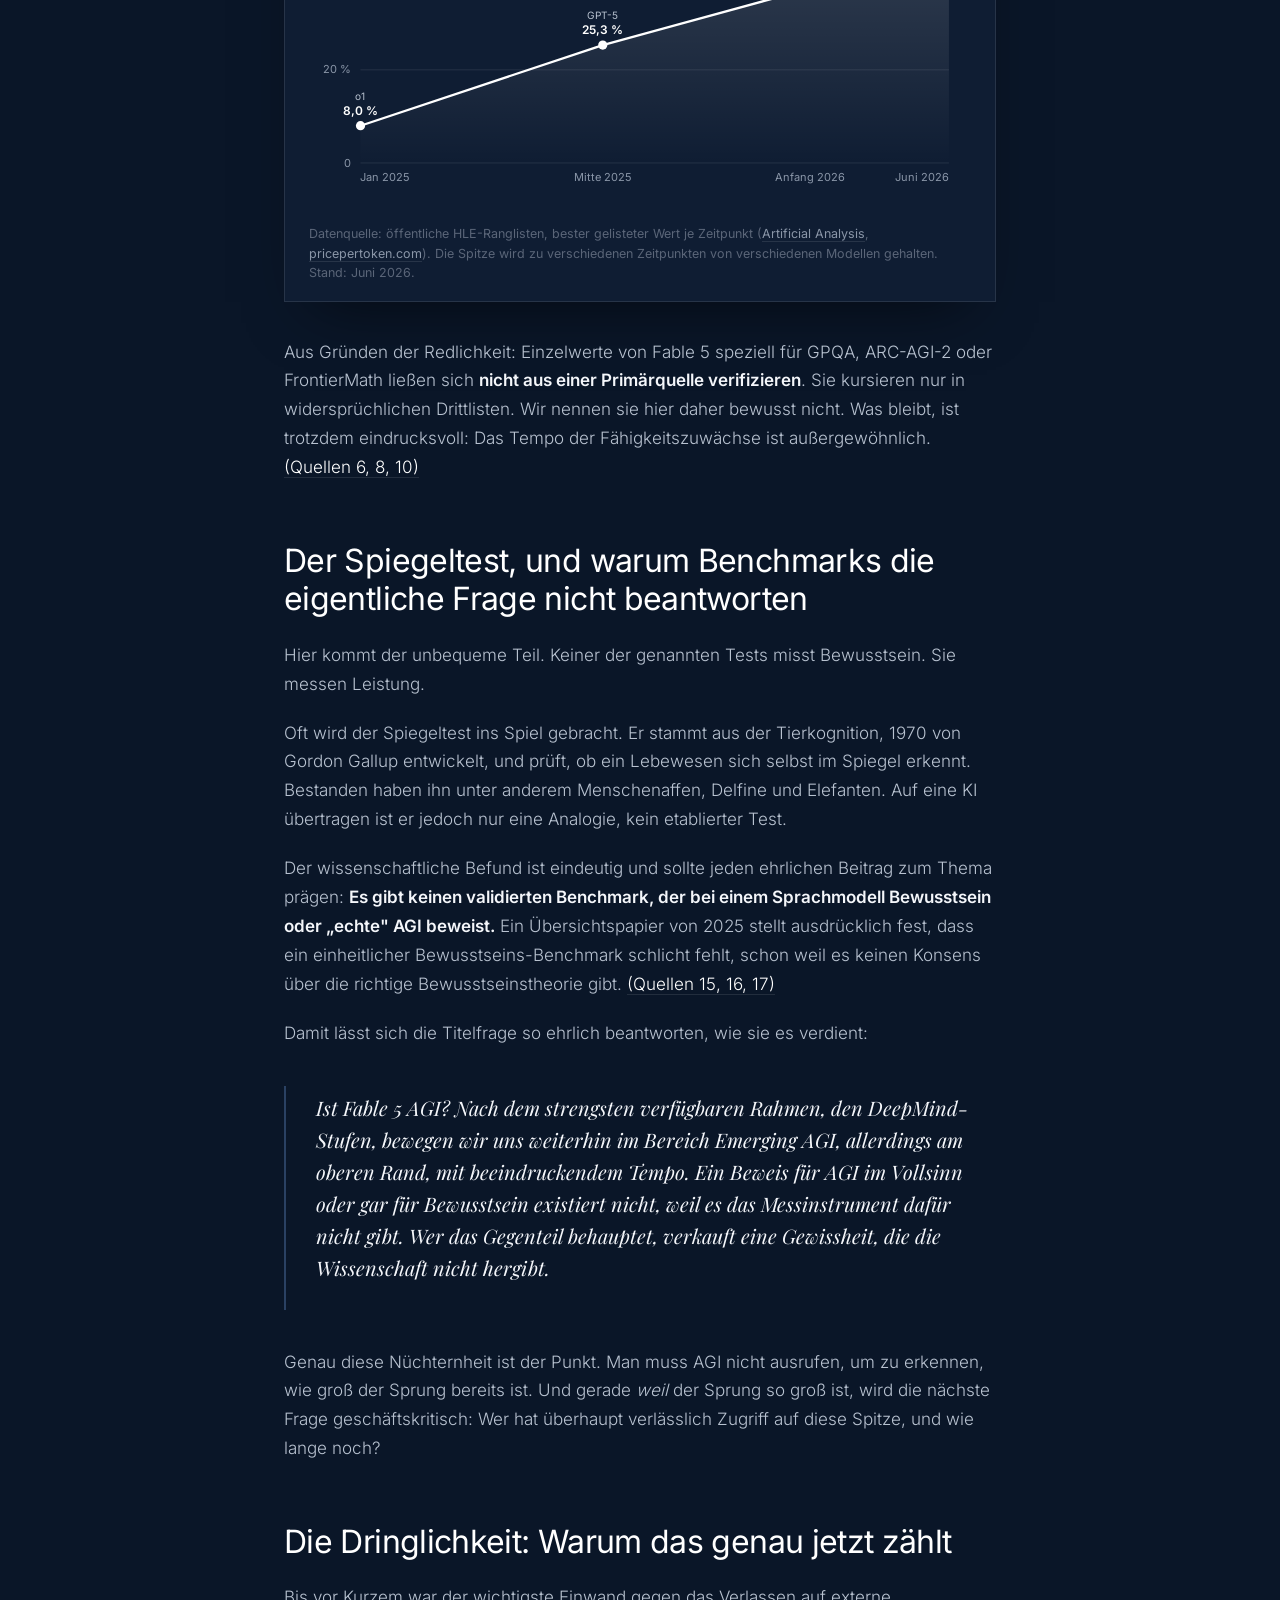
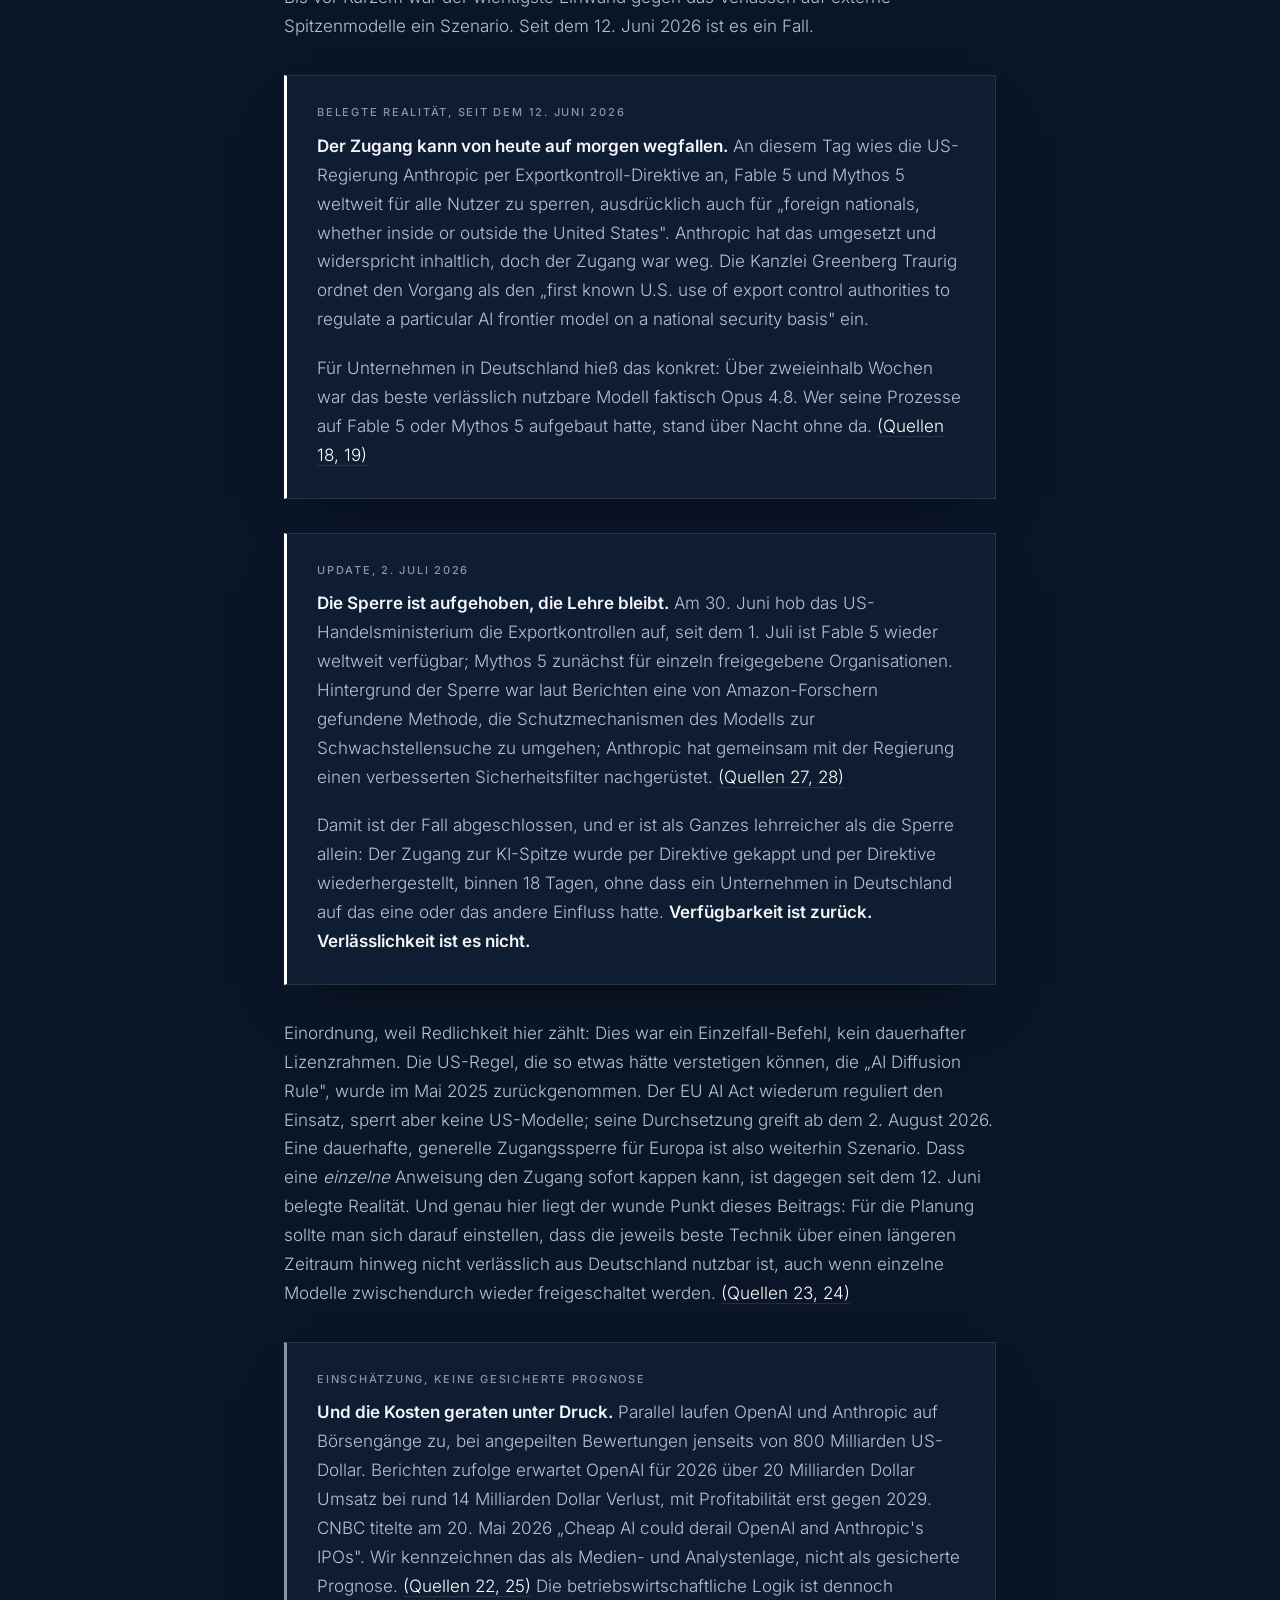
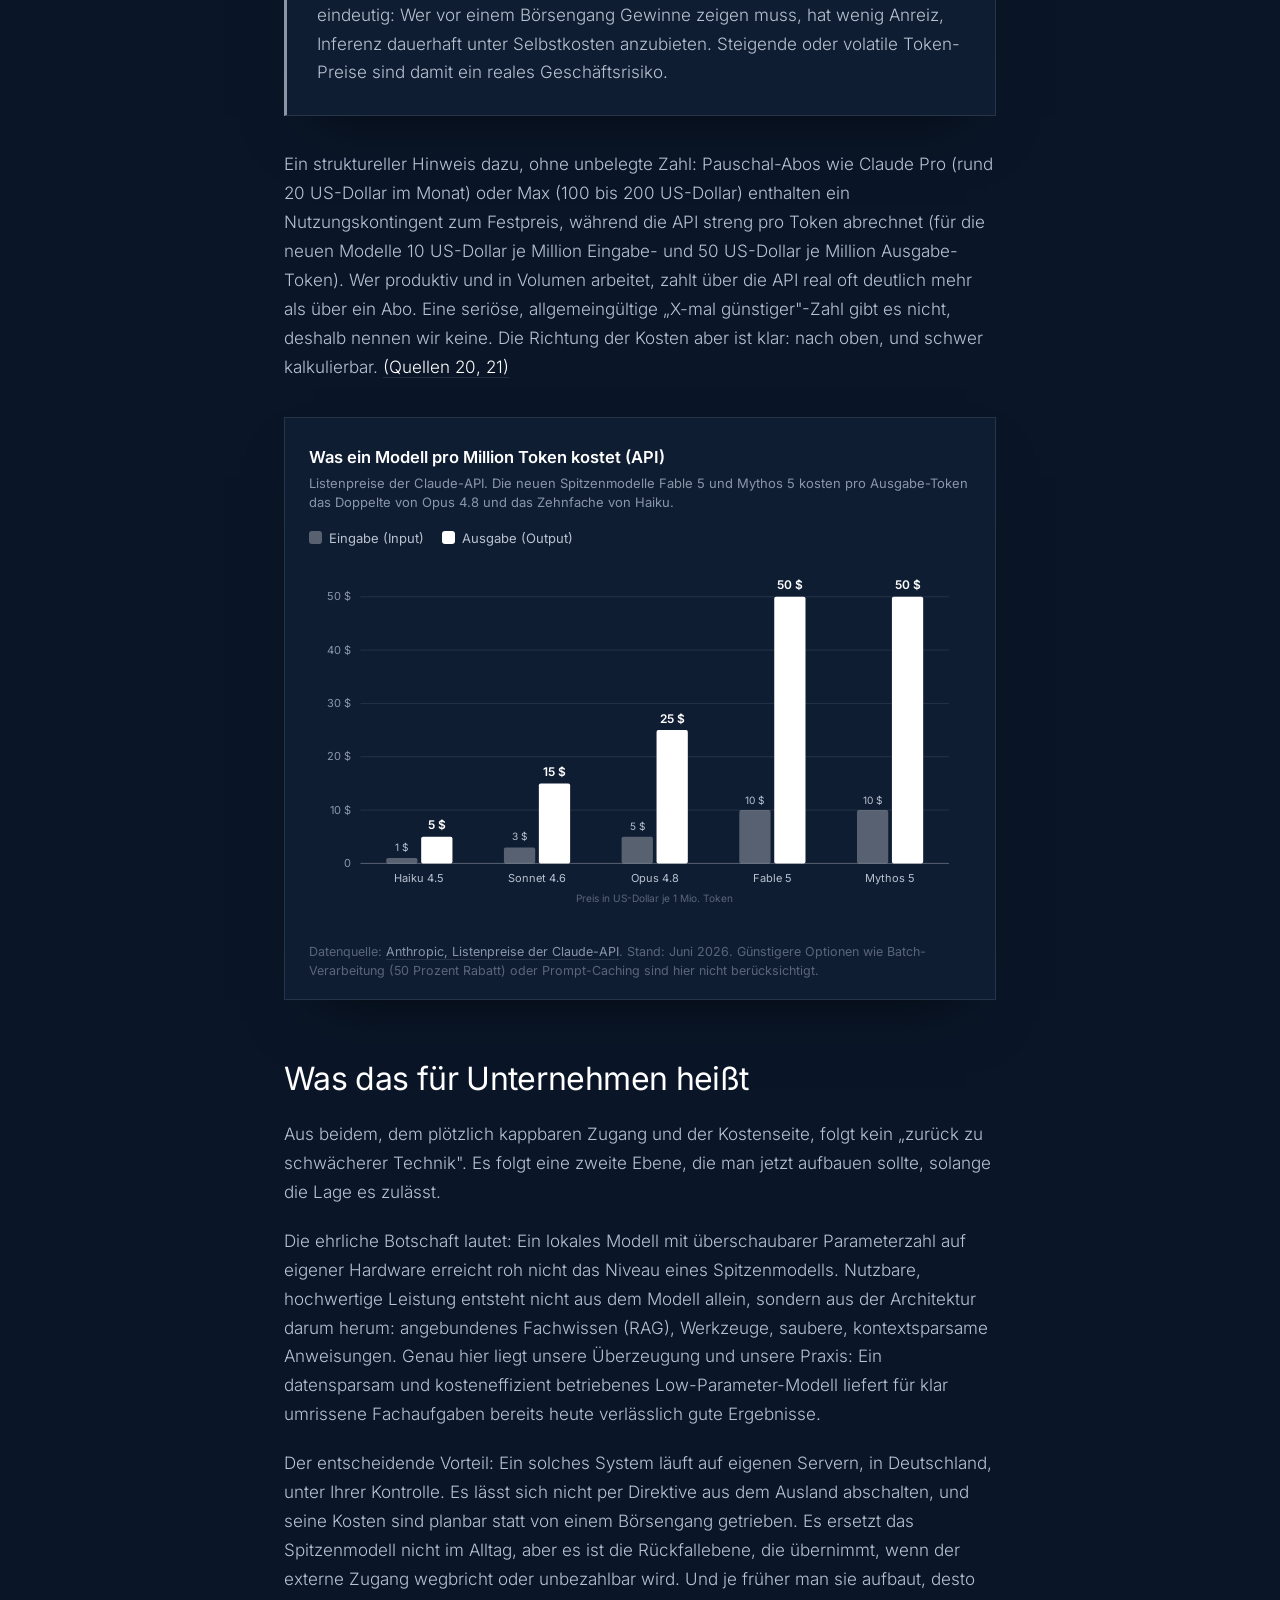
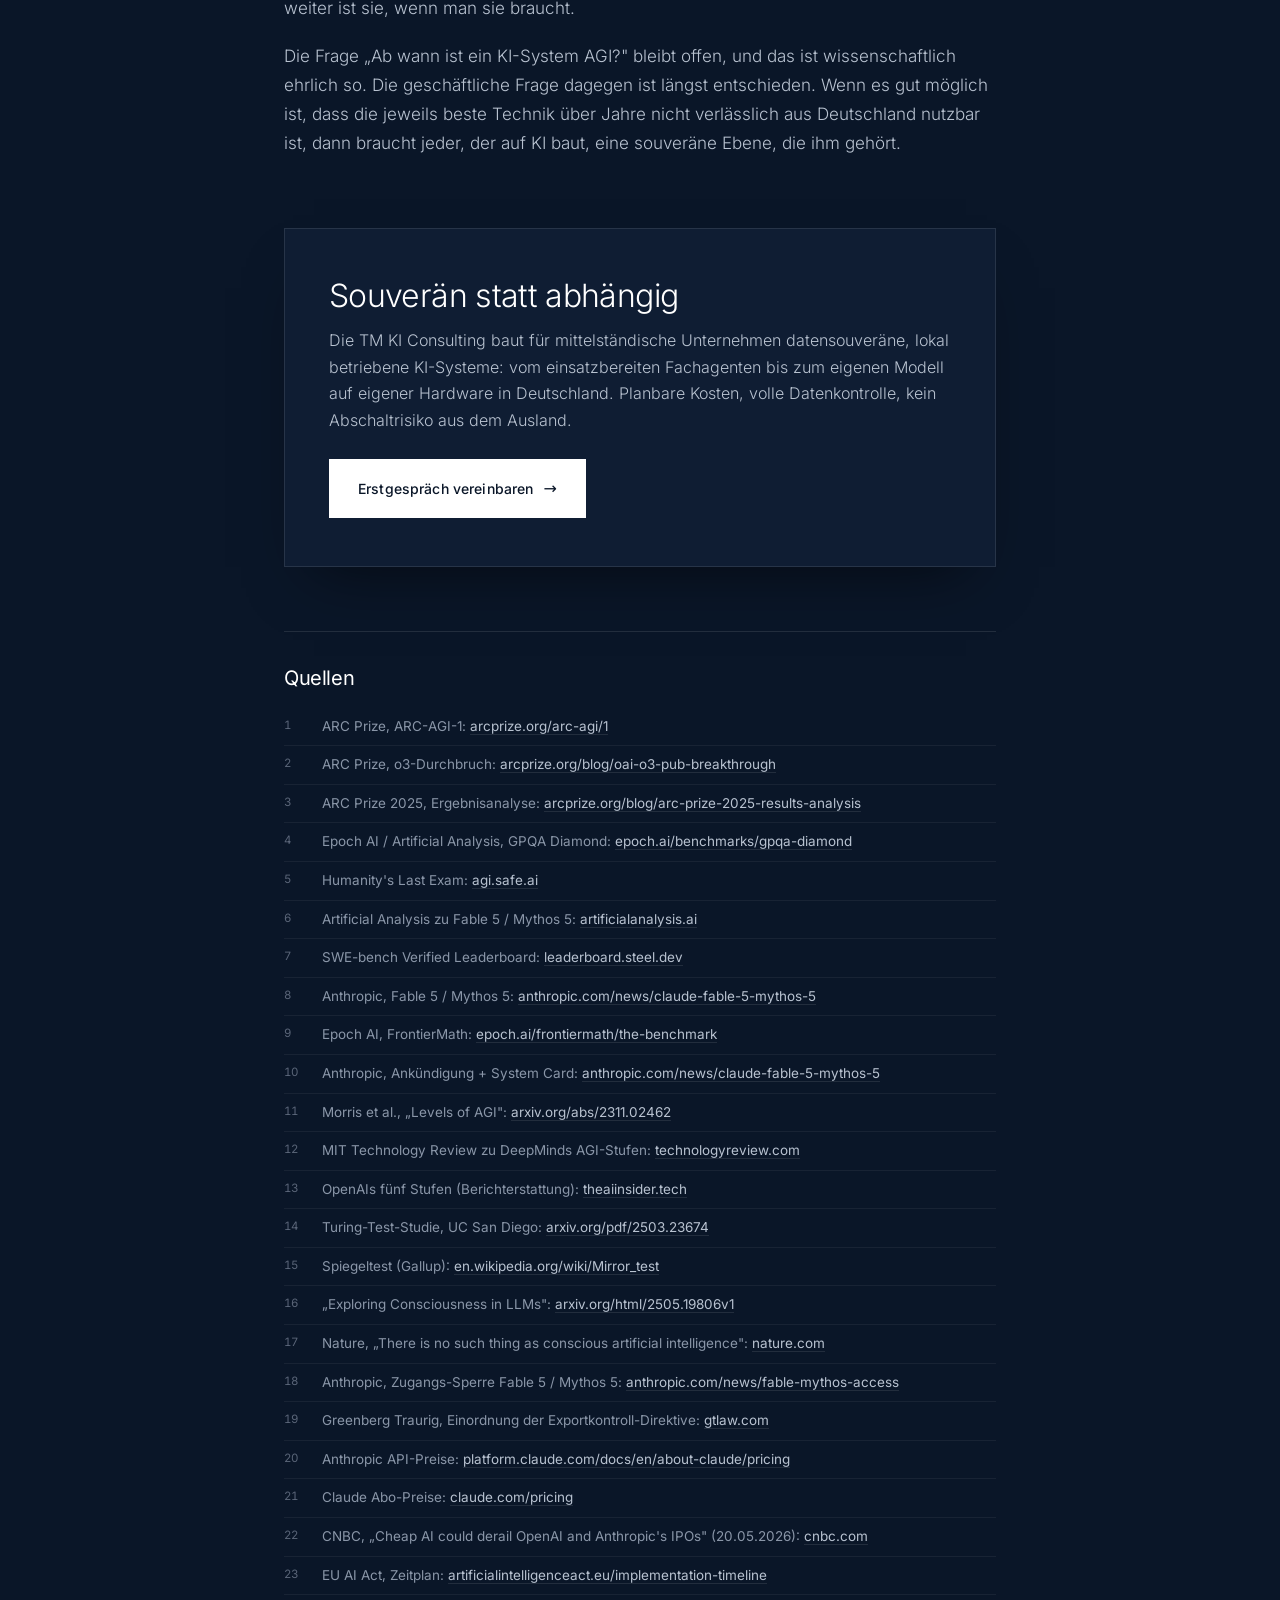
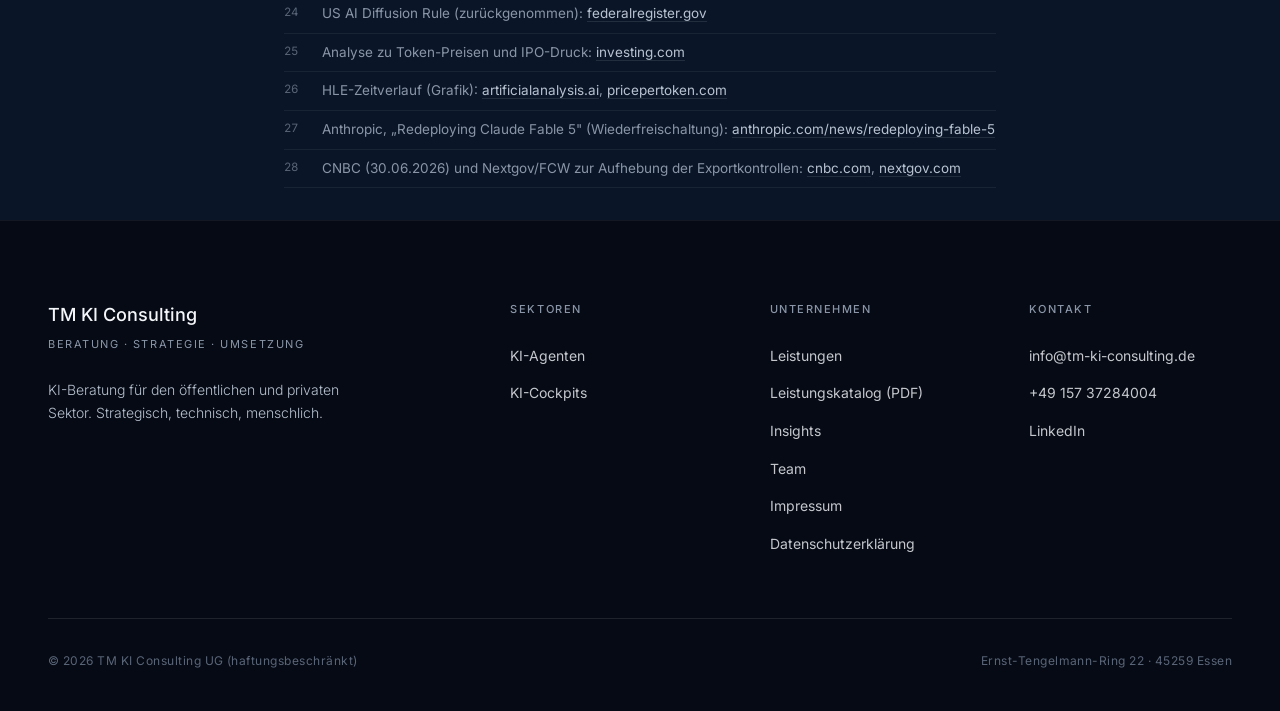
<file: agi-artikel.html>
<!DOCTYPE html>
<html lang="de">
<head>
<meta charset="UTF-8" />
<meta name="viewport" content="width=device-width, initial-scale=1.0" />
<title>Ab wann ist ein KI-System AGI? · TM KI Consulting</title>
<meta name="description" content="18 Tage gesperrt, dann wieder frei: Was die Fable-5-Episode über den Zugang Deutschlands zur KI-Spitze lehrt, was die AGI-Debatte dazu beiträgt und warum lokale, datensouveräne Modelle jetzt zählen." />
<meta property="og:title" content="Ab wann ist ein KI-System AGI?" />
<meta property="og:description" content="Der Zugang zur KI-Spitze kann per Direktive wegfallen und wiederkommen. Warum souveräne lokale KI jetzt zählt." />
<meta property="og:type" content="article" />
<meta property="og:image" content="https://www.tm-ki-consulting.de/og-image.png" />
<meta property="og:url" content="https://www.tm-ki-consulting.de/agi-artikel.html" />
<meta name="twitter:card" content="summary_large_image" />
<link rel="canonical" href="https://www.tm-ki-consulting.de/agi-artikel.html" />
<link rel="alternate" type="text/markdown" href="agi-artikel.md" title="Markdown-Fassung dieser Seite" />

<link rel="icon" href="favicon.ico" />
<link rel="icon" type="image/png" sizes="32x32" href="favicon-32x32.png" />
<link rel="icon" type="image/png" sizes="16x16" href="favicon-16x16.png" />
<link rel="apple-touch-icon" href="apple-touch-icon.png" />

<!-- Schriften werden lokal ausgeliefert (Self-Hosting, DSGVO-konform) -->
<link rel="preload" as="font" type="font/woff2" href="assets/fonts/inter-latin-400-normal.woff2" crossorigin>
<link rel="preload" as="font" type="font/woff2" href="assets/fonts/playfair-display-latin-400-normal.woff2" crossorigin>
<link rel="stylesheet" href="assets/fonts/fonts.css">

<style>
  :root {
    --navy-900: #0a1628;
    --navy-800: #0f1d33;
    --navy-700: #152540;
    --navy-600: #1c3050;
    --navy-500: #2a4163;
    --black:    #050a14;
    --white:    #ffffff;
    --off-white: #f4f6fa;
    --gray-300: #b8c2d0;
    --gray-400: #8a96a8;
    --gray-500: #5a6578;
    --line:     rgba(255, 255, 255, .1);
    --line-light: rgba(255, 255, 255, .06);
  }
  * { box-sizing: border-box; margin: 0; padding: 0; }
  html, body {
    background: var(--navy-900);
    color: var(--off-white);
    font-family: 'Inter', system-ui, sans-serif;
    line-height: 1.6;
    -webkit-font-smoothing: antialiased;
    overflow-x: hidden;
    font-size: 16px;
  }
  body::before {
    content: "";
    position: fixed; inset: 0; z-index: 0;
    background:
      radial-gradient(ellipse 100% 80% at 50% 0%, rgba(28, 48, 80, .4), transparent 60%),
      radial-gradient(ellipse 80% 60% at 100% 100%, rgba(15, 29, 51, .6), transparent 60%);
    pointer-events: none;
  }
  body > * { position: relative; z-index: 1; }
  h1, h2, h3, h4 { font-weight: 400; letter-spacing: -0.02em; line-height: 1.15; color: var(--white); }
  .serif { font-family: 'Playfair Display', Georgia, serif; font-style: italic; font-weight: 400; }
  a { color: var(--white); text-decoration: none; transition: opacity .2s; }
  .container { max-width: 1280px; margin: 0 auto; padding: 0 48px; }

  /* ===== HEADER (von der Startseite übernommen) ===== */
  header.site {
    position: fixed; top: 0; left: 0; right: 0; z-index: 100;
    background: rgba(10, 22, 40, .8);
    backdrop-filter: blur(16px); -webkit-backdrop-filter: blur(16px);
    border-bottom: 1px solid var(--line-light);
  }
  .nav {
    display: flex; align-items: center; justify-content: space-between;
    padding: 22px 48px; max-width: 1280px; margin: 0 auto;
  }
  .brand { display: flex; align-items: center; gap: 14px; color: var(--white); }
  .brand-logo {
    width: 44px; height: 44px; border: 1px solid rgba(255,255,255,.18);
    background: var(--white); display: grid; place-items: center; overflow: hidden; flex-shrink: 0;
  }
  .brand-logo img { width: 100%; height: 100%; object-fit: contain; display: block; }
  .brand-text .title { font-size: 15px; font-weight: 500; letter-spacing: -0.01em; }
  .brand-text .sub { font-size: 11px; color: var(--gray-400); letter-spacing: .14em; text-transform: uppercase; margin-top: 2px; }
  nav.primary ul { list-style: none; display: flex; gap: 36px; align-items: center; }
  nav.primary a { color: var(--off-white); font-size: 14px; font-weight: 400; opacity: .75; transition: opacity .2s; }
  nav.primary a:hover, nav.primary a[aria-current="page"] { opacity: 1; }
  .nav-cta {
    margin-left: 8px; background: var(--white); color: var(--navy-900) !important;
    padding: 10px 22px; font-size: 13px; font-weight: 500; opacity: 1 !important; transition: background .2s;
  }
  .nav-cta:hover { background: var(--off-white); }
  .nav-toggle {
    display: none; flex-direction: column; justify-content: center; gap: 5px;
    width: 44px; height: 44px; padding: 10px; background: transparent;
    border: 1px solid rgba(255,255,255,.18); cursor: pointer; z-index: 110;
  }
  .nav-toggle span { display: block; width: 100%; height: 2px; background: var(--white); transition: transform .3s ease, opacity .3s ease; }
  .nav-toggle[aria-expanded="true"] span:nth-child(1) { transform: translateY(7px) rotate(45deg); }
  .nav-toggle[aria-expanded="true"] span:nth-child(2) { opacity: 0; }
  .nav-toggle[aria-expanded="true"] span:nth-child(3) { transform: translateY(-7px) rotate(-45deg); }

  /* ===== BUTTONS ===== */
  .btn {
    display: inline-flex; align-items: center; gap: 10px; padding: 16px 28px;
    font-size: 14px; font-weight: 500; cursor: pointer; border: 1px solid transparent;
    text-decoration: none; transition: all .25s; letter-spacing: .01em; font-family: inherit;
  }
  .btn-primary { background: var(--white); color: var(--navy-900); }
  .btn-primary:hover { background: var(--off-white); color: var(--navy-900); }
  .btn-ghost { background: transparent; color: var(--white); border-color: rgba(255,255,255,.25); }
  .btn-ghost:hover { border-color: var(--white); background: rgba(255,255,255,.05); color: var(--white); }
  .btn .arrow { transition: transform .25s; font-size: 16px; }
  .btn:hover .arrow { transform: translateX(4px); }

  /* ===== ARTIKEL ===== */
  .article-main { padding-top: 88px; }
  .read { max-width: 760px; margin: 0 auto; padding: 0 24px; }

  .a-hero { padding: 64px 0 48px; }
  .a-back { display: inline-flex; align-items: center; gap: 8px; font-size: 13px; color: var(--gray-400); margin-bottom: 30px; }
  .a-back:hover { color: var(--white); }
  .a-eyebrow { display: inline-flex; align-items: center; gap: 12px; font-size: 12px; letter-spacing: .14em; text-transform: uppercase; color: var(--gray-400); margin-bottom: 26px; }
  .a-eyebrow::before { content: ""; width: 30px; height: 1px; background: var(--gray-500); }
  .a-hero h1 { font-weight: 300; font-size: clamp(34px, 5.5vw, 58px); line-height: 1.08; letter-spacing: -0.02em; margin-bottom: 26px; }
  .a-lead { font-size: clamp(17px, 2vw, 20px); line-height: 1.6; color: var(--off-white); font-weight: 300; max-width: 640px; }
  .a-meta { display: flex; flex-wrap: wrap; gap: 10px 22px; margin-top: 34px; padding-top: 22px; border-top: 1px solid var(--line); font-size: 13px; color: var(--gray-400); }
  .a-meta b { color: var(--gray-300); font-weight: 500; }

  .article-body { padding: 16px 0 32px; }
  .article-body h2 { font-weight: 400; color: var(--white); font-size: clamp(24px, 3vw, 32px); line-height: 1.2; letter-spacing: -0.02em; margin: 60px 0 22px; }
  .article-body h3 { color: var(--white); font-weight: 500; font-size: 18px; margin: 32px 0 12px; letter-spacing: -0.01em; }
  .article-body p { margin: 0 0 20px; color: var(--gray-300); font-size: 17px; line-height: 1.7; font-weight: 300; }
  .article-body p strong, .article-body li strong { color: var(--off-white); font-weight: 600; }
  .article-body em { font-style: italic; }
  .article-body a { color: var(--white); border-bottom: 1px solid var(--line); transition: border-color .2s; }
  .article-body a:hover { border-color: var(--white); }
  .article-body .btn { border-bottom: none; }
  .article-body .btn-primary { color: var(--navy-900); }
  .article-body .btn-ghost { color: var(--white); }

  .callout { background: var(--navy-800); border: 1px solid var(--line); border-left: 3px solid var(--white); padding: 28px 30px; margin: 34px 0; box-shadow: 0 30px 60px -30px rgba(0,0,0,.6); }
  .callout .k { font-size: 11px; letter-spacing: .16em; text-transform: uppercase; color: var(--gray-400); font-weight: 500; display: block; margin-bottom: 10px; }
  .callout p:last-child { margin-bottom: 0; }
  .callout.warn { border-left-color: var(--gray-400); }

  .article-body blockquote { margin: 38px 0; padding: 6px 0 6px 30px; border-left: 2px solid var(--navy-500); }
  .article-body blockquote p { font-family: 'Playfair Display', Georgia, serif; font-style: italic; font-weight: 400; color: var(--off-white); font-size: 20px; line-height: 1.6; }

  .grid { display: grid; grid-template-columns: repeat(auto-fit, minmax(220px, 1fr)); gap: 14px; margin: 30px 0; }
  .cell { background: var(--navy-800); border: 1px solid var(--line); padding: 22px; }
  .cell .name { color: var(--white); font-weight: 600; font-size: 15.5px; margin-bottom: 6px; }
  .cell .val { font-family: 'Playfair Display', Georgia, serif; font-size: 30px; color: var(--white); line-height: 1; margin: 4px 0 8px; }
  .cell .val span { font-size: 15px; color: var(--gray-400); font-family: 'Inter', sans-serif; }
  .cell .desc { font-size: 13.5px; color: var(--gray-400); line-height: 1.5; }
  .tag { display: inline-block; font-size: 10.5px; letter-spacing: .08em; text-transform: uppercase; color: var(--gray-400); border: 1px solid var(--line); border-radius: 20px; padding: 2px 9px; margin-top: 10px; }

  figure.chart { margin: 36px 0; background: var(--navy-800); border: 1px solid var(--line); padding: 26px 24px 18px; box-shadow: 0 30px 60px -30px rgba(0,0,0,.6); }
  figure.chart .ttl { color: var(--white); font-weight: 600; font-size: 16.5px; margin-bottom: 3px; }
  figure.chart .sub { color: var(--gray-400); font-size: 13px; line-height: 1.45; margin-bottom: 16px; }
  figure.chart svg { width: 100%; height: auto; display: block; }
  figure.chart figcaption { margin-top: 14px; font-size: 12.5px; color: var(--gray-500); line-height: 1.55; }
  figure.chart figcaption a { color: var(--gray-400); border-bottom: 1px solid var(--line); }
  figure.chart figcaption a:hover { color: var(--white); }
  figure.chart .legend { display: flex; flex-wrap: wrap; gap: 18px; margin: 0 0 12px; font-size: 13px; color: var(--gray-300); }
  figure.chart .legend span { display: inline-flex; align-items: center; gap: 7px; }
  figure.chart .legend i { width: 13px; height: 13px; border-radius: 3px; display: inline-block; }

  .cta-box { margin: 70px 0 20px; background: var(--navy-800); border: 1px solid var(--line); padding: 48px 44px; box-shadow: 0 30px 60px -30px rgba(0,0,0,.6); }
  .cta-box h2 { margin: 0 0 12px; font-weight: 300; font-size: clamp(24px, 3vw, 32px); }
  .cta-box p { color: var(--gray-300); font-size: 16px; font-weight: 300; line-height: 1.65; margin-bottom: 4px; }
  .cta-box .btn { margin-top: 22px; }

  .sources { margin-top: 64px; padding-top: 34px; border-top: 1px solid var(--line); }
  .sources h2 { font-size: 20px; margin: 0 0 18px; font-weight: 400; }
  .sources ol { list-style: none; counter-reset: s; padding: 0; }
  .sources li { counter-increment: s; position: relative; padding: 8px 0 8px 38px; font-size: 13.5px; color: var(--gray-400); border-bottom: 1px solid var(--line-light); word-break: break-word; }
  .sources li::before { content: counter(s); position: absolute; left: 0; top: 8px; font-size: 11.5px; color: var(--gray-500); font-variant-numeric: tabular-nums; }
  .sources a { color: var(--gray-300); border-bottom: 1px solid var(--line); }
  .sources a:hover { color: var(--white); }
  .sources .note { margin-top: 22px; font-size: 12.5px; color: var(--gray-500); line-height: 1.6; font-style: italic; }

  /* ===== FOOTER (von der Startseite übernommen) ===== */
  footer { background: var(--black); padding: 80px 0 40px; border-top: 1px solid var(--line-light); }
  .foot-grid { display: grid; grid-template-columns: 2fr 1fr 1fr 1fr; gap: 56px; padding-bottom: 56px; border-bottom: 1px solid var(--line); }
  .foot-brand .foot-name { font-size: 18px; font-weight: 500; margin-bottom: 6px; }
  .foot-brand .foot-sub { font-size: 11px; letter-spacing: .14em; text-transform: uppercase; color: var(--gray-400); margin-bottom: 24px; }
  .foot-brand p { font-size: 14px; line-height: 1.65; color: var(--gray-300); max-width: 34ch; font-weight: 300; }
  footer h5 { font-size: 11px; letter-spacing: .14em; text-transform: uppercase; color: var(--gray-400); margin-bottom: 18px; font-weight: 500; }
  footer ul { list-style: none; }
  footer li { padding: 6px 0; }
  footer a { color: var(--off-white); font-size: 14px; opacity: .8; }
  footer a:hover { opacity: 1; }
  .foot-bottom { padding-top: 32px; display: flex; justify-content: space-between; flex-wrap: wrap; gap: 12px; font-size: 12px; letter-spacing: .04em; color: var(--gray-500); }

  @media (max-width: 768px) {
    .nav-toggle { display: inline-flex; }
    nav.primary {
      position: absolute; top: 100%; left: 0; right: 0;
      background: rgba(10, 22, 40, .97); backdrop-filter: blur(16px); -webkit-backdrop-filter: blur(16px);
      border-bottom: 1px solid var(--line-light); max-height: 0; overflow: hidden; visibility: hidden;
      transition: max-height .35s ease, visibility .35s ease;
    }
    nav.primary.is-open { max-height: calc(100vh - 80px); visibility: visible; overflow-y: auto; }
    nav.primary ul { display: flex; flex-direction: column; align-items: stretch; gap: 0; padding: 12px 24px 24px; }
    nav.primary ul li { border-bottom: 1px solid var(--line-light); }
    nav.primary ul li:last-child { border-bottom: none; }
    nav.primary a { display: block; padding: 16px 4px; font-size: 16px; opacity: .9; }
    nav.primary .nav-cta { margin: 16px 0 0; text-align: center; padding: 14px 22px; }
    header.site { overflow: visible; }
    .nav { position: relative; padding: 18px 24px; }
    .container { padding: 0 24px; }
    .foot-grid { grid-template-columns: 1fr 1fr; gap: 32px; }
    .foot-bottom { flex-direction: column; gap: 8px; }
    .cta-box { padding: 32px 24px; }
    .callout { padding: 26px 22px; }
  }
</style>

<!-- Strukturierte Daten (schema.org / JSON-LD) fuer Suchmaschinen und KI-Systeme -->
<script type="application/ld+json">
{
  "@context": "https://schema.org",
  "@graph": [
    {
      "@type": "Organization",
      "@id": "https://www.tm-ki-consulting.de/#organization",
      "name": "TM KI Consulting UG (haftungsbeschränkt)",
      "url": "https://www.tm-ki-consulting.de/",
      "logo": {
        "@type": "ImageObject",
        "@id": "https://www.tm-ki-consulting.de/#logo",
        "url": "https://www.tm-ki-consulting.de/assets/TM_KI_Logo.png"
      },
      "address": {
        "@type": "PostalAddress",
        "streetAddress": "Ernst-Tengelmann-Ring 22",
        "postalCode": "45259",
        "addressLocality": "Essen",
        "addressRegion": "Nordrhein-Westfalen",
        "addressCountry": "DE"
      }
    },
    {
      "@type": "BlogPosting",
      "@id": "https://www.tm-ki-consulting.de/agi-artikel.html#article",
      "headline": "Ab wann ist ein KI-System AGI?",
      "description": "18 Tage gesperrt, dann wieder frei: Was die Fable-5-Episode über den Zugang Deutschlands zur KI-Spitze lehrt, was die AGI-Debatte dazu beiträgt und warum lokale, datensouveräne Modelle jetzt zählen.",
      "articleSection": "KI-Strategie · Datensouveränität",
      "inLanguage": "de",
      "dateModified": "2026-07-02",
      "author": {
        "@id": "https://www.tm-ki-consulting.de/#organization"
      },
      "publisher": {
        "@id": "https://www.tm-ki-consulting.de/#organization"
      },
      "image": "https://www.tm-ki-consulting.de/og-image.png",
      "mainEntityOfPage": {
        "@id": "https://www.tm-ki-consulting.de/agi-artikel.html#webpage"
      },
      "isAccessibleForFree": true
    },
    {
      "@type": "WebPage",
      "@id": "https://www.tm-ki-consulting.de/agi-artikel.html#webpage",
      "url": "https://www.tm-ki-consulting.de/agi-artikel.html",
      "name": "Ab wann ist ein KI-System AGI? · TM KI Consulting",
      "inLanguage": "de",
      "isPartOf": {
        "@id": "https://www.tm-ki-consulting.de/#website"
      },
      "publisher": {
        "@id": "https://www.tm-ki-consulting.de/#organization"
      }
    }
  ]
}
</script>
</head>
<body>

<!-- HEADER -->
<header class="site">
  <div class="nav">
    <a href="index.html" class="brand" aria-label="TM KI Consulting Startseite">
      <div class="brand-logo">
        <img src="assets/TM_KI_Logo.webp" alt="TM KI Consulting Logo" width="44" height="44" decoding="async" />
      </div>
      <div class="brand-text">
        <div class="title">TM KI Consulting </div>
        <div class="sub">Beratung · Strategie · Umsetzung</div>
      </div>
    </a>
    <nav class="primary" id="primary-nav">
      <ul>
        <li><a href="index.html#leistungen">Leistungen</a></li>
        <li><a href="index.html#leistungskatalog">Katalog</a></li>
        <li><a href="index.html#im-einsatz">Im Einsatz</a></li>
        <li><a href="index.html#insights" aria-current="page">Insights</a></li>
        <li><a href="index.html#team">Team</a></li>
        <li><a href="impressum.html">Impressum</a></li>
        <li><a href="index.html#kontakt" class="nav-cta">Kontakt</a></li>
      </ul>
    </nav>
    <button class="nav-toggle" type="button" aria-label="Menü öffnen" aria-expanded="false" aria-controls="primary-nav">
      <span></span><span></span><span></span>
    </button>
  </div>
</header>

<main class="article-main">

  <div class="a-hero">
    <div class="read">
      <a class="a-back" href="index.html#insights">← Zurück zur Startseite</a>
      <span class="a-eyebrow">KI-Strategie · Datensouveränität</span>
      <h1>Ab wann ist ein KI-System <span class="serif">AGI</span>?</h1>
      <p class="a-lead">Die KI-Spitze entwickelt sich rasend schnell. Und seit Juni 2026 ist belegt, dass der Zugang aus Deutschland jederzeit gekappt und ebenso unvermittelt wiederhergestellt werden kann: 18 Tage lang war die stärkste Modellgeneration per US-Direktive gesperrt, seit dem 1. Juli ist sie wieder da. Über beides hat hierzulande niemand mitentschieden. Was das bedeutet, und warum jetzt der Aufbau eigener, lokaler Modelle zählt.</p>
      <div class="a-meta">
        <span><b>TM KI Consulting</b></span>
        <span>Stand: 2. Juli 2026 (aktualisiert)</span>
        <span>Lesezeit: ca. 9 Minuten</span>
      </div>
    </div>
  </div>

  <article class="article-body">
    <div class="read">

      <h2>Worum es geht</h2>
      <p>Im Juni 2026 sind innerhalb weniger Tage zwei Dinge passiert. Anthropic stellte mit Fable 5 und Mythos 5 die bis dahin stärksten KI-Modelle vor. Und nur drei Tage später war der Zugang zu beiden, auch aus Deutschland, per US-Direktive gesperrt. Am 30. Juni wurde die Sperre aufgehoben, seit dem 1. Juli ist Fable 5 wieder verfügbar. Dieser vollständige Zyklus, gesperrt und wieder freigegeben binnen 18 Tagen, ist die eigentliche Geschichte dieses Beitrags.</p>
      <p>Daraus folgt eine unbequeme Erkenntnis, und sie zieht sich durch alles Weitere: Ob wir in Deutschland die jeweils beste KI-Technik nutzen können, entscheidet sich nicht hier. Der Zugang kann jederzeit wegfallen, für Tage, Monate oder länger. Nicht, weil die Technik nicht existiert, sondern weil der Zugang dazu nicht in unserer Hand liegt.</p>
      <p>Um zu verstehen, was da auf dem Spiel steht, lohnt der nüchterne Blick auf die Frage, die gerade alle umtreibt: Wie nah ist diese Spitze eigentlich an dem, was man AGI nennt? Sie klingt einfach, zerfällt aber in drei härtere Fragen: Was ist überhaupt ein KI-System? Was würde „AGI" bedeuten? Und woran würde man es messen? Erst danach wird greifbar, warum der Zugang zu dieser Technik zu wichtig ist, um ihn aus der Hand zu geben.</p>

      <h2>Was ist ein KI-System?</h2>
      <p>Ein KI-System wie Claude ist kein Wesen und kein digitales Gehirn. Es ist ein sehr großes statistisches Modell, das aus enormen Textmengen gelernt hat, welcher Gedanke, welches Wort, welcher Lösungsschritt am wahrscheinlichsten als Nächstes folgt. Im Kern sagt es immer wieder das nächste Stück Text voraus.</p>
      <p>Bemerkenswert ist, was aus diesem einfachen Prinzip entsteht, sobald man es millionenfach verschaltet und mit genug Daten trainiert. Es wächst Verhalten, das im Einzelteil nirgends angelegt ist: Das System schreibt funktionierenden Code, führt mathematische Beweise, plant mehrstufige Arbeitsschritte. Diese Fähigkeiten sehen nach mehr aus als nach bloßer Statistik, und genau deshalb ist die Frage nach AGI überhaupt sinnvoll. Sie zwingt uns zu der Entscheidung, ab wann aus einem nützlichen Werkzeug etwas wird, das man dem menschlichen Verstand ebenbürtig nennen müsste.</p>

      <h2>Was würde „AGI" überhaupt bedeuten?</h2>
      <p>AGI steht für <em>Artificial General Intelligence</em>, also ein System, das nicht nur eine Aufgabe beherrscht, sondern über ein breites Spektrum hinweg auf menschlichem Niveau oder darüber arbeitet. Es gibt jedoch keine einzige verbindliche Definition. Drei Bezugspunkte haben sich durchgesetzt:</p>
      <h3>Google DeepMind, „Levels of AGI" (Morris et al., 2023)</h3>
      <p>Der wohl sauberste Rahmen. Er misst auf zwei Achsen: Leistungstiefe und Breite der Aufgaben. Daraus ergeben sich fünf Stufen: Emerging, Competent, Expert, Virtuoso, Superhuman. Aktuelle Chatbots ordnen die Autoren ausdrücklich nur als <em>Emerging AGI</em> ein, also die unterste Stufe allgemeiner Intelligenz. <a href="https://arxiv.org/abs/2311.02462">(Quelle 11)</a></p>
      <h3>OpenAIs fünf Stufen (2024)</h3>
      <p>Chatbots, dann Reasoner, dann Agenten, dann Innovatoren, schließlich ganze Organisationen. Eine eingängige Leiter, allerdings nur über Berichterstattung bekannt, nicht als offizielles Dokument. <a href="https://theaiinsider.tech/2024/07/12/what-are-openais-five-levels-of-ai-and-where-are-we-now/">(Quelle 13)</a></p>
      <h3>Der Turing-Test, und warum er ausgedient hat</h3>
      <p>Lange galt: Wer einen Menschen im Gespräch nicht mehr von der Maschine unterscheiden kann, hat den Test bestanden. 2025 hielten Probanden GPT-4.5 mit passender Rollenanweisung in 73 Prozent der Fälle für den Menschen. Formal bestanden. Doch ohne diese Anweisung fiel die Quote auf 36 Prozent. Der Test misst überzeugende Kommunikation und Täuschung, nicht Intelligenz. Als AGI-Maßstab ist er überholt. <a href="https://arxiv.org/pdf/2503.23674">(Quelle 14)</a></p>
      <p>Festhalten lässt sich: Selbst die Fachwelt hat keine scharfe Grenze. „AGI" ist heute eher eine Richtung als ein klar markierter Punkt.</p>

      <h2>Woran man es messen würde: die harten Benchmarks</h2>
      <p>Wenn es keine saubere Definition gibt, behilft man sich mit Tests, die so konstruiert sind, dass reines Auswendiglernen nicht ausreicht. Ein wichtiger Vorbehalt vorab: Viele Bestwerte auf den Ranglisten sind <strong>vom Hersteller selbst gemeldet und nicht unabhängig geprüft</strong>. Wir kennzeichnen das hier.</p>

      <h3>ARC-AGI (François Chollet)</h3>
      <p>Der wohl bekannteste AGI-nahe Test. Er prüft nicht Wissen, sondern die Fähigkeit, aus wenigen Beispielen eine neue Regel zu erschließen. Menschen lösen rund 85 Prozent. Ende 2024 überschritt OpenAIs Modell o3 mit 76 bis 88 Prozent erstmals diese Schwelle, im Hochleistungsmodus jedoch zu geschätzten 3.460 US-Dollar pro Aufgabe. Damit gilt die erste Version als weitgehend gelöst. Der Nachfolger <strong>ARC-AGI-2</strong> ist deutlich härter: Laut ARC-Prize-Report vom Dezember 2025 lag das beste <em>verifizierte</em> kommerzielle Modell, Claude Opus 4.5, bei nur 37,6 Prozent, zu 2,20 US-Dollar pro Aufgabe. Was für Menschen leicht ist, bleibt für Maschinen teuer und schwer. <a href="https://arcprize.org/arc-agi/1">(Quellen 1, 2, 3)</a></p>

      <h3>GPQA Diamond</h3>
      <p>Naturwissenschaftliche Fragen auf Promotionsniveau, „google-sicher" formuliert. Fachpromovierte erreichen rund 65 Prozent. Hier sind die Spitzenmodelle inzwischen über 90 Prozent, der Test gilt als nahezu ausgereizt. <a href="https://epoch.ai/benchmarks/gpqa-diamond">(Quelle 4)</a></p>

      <h3>Humanity's Last Exam</h3>
      <p>2.500 Expertenfragen über viele Fächer, bewusst als Härtetest gebaut. Bei Veröffentlichung Anfang 2025 erreichten Spitzenmodelle nur einstellige Werte (GPT-4o 2,7 Prozent, o1 8,0 Prozent). Wie schnell sich das verschoben hat, zeigt der nächste Abschnitt. <a href="https://agi.safe.ai/">(Quellen 5, 6)</a></p>

      <h3>SWE-bench</h3>
      <p>Echte Programmierfehler aus GitHub, die das Modell mit lauffähigem Code beheben muss. Wichtig: Die meisten Werte sind herstellergemeldet, nicht unabhängig verifiziert. <a href="https://leaderboard.steel.dev/leaderboards/swe-bench-verified/">(Quellen 7, 8)</a></p>

      <h3>FrontierMath (Epoch AI)</h3>
      <p>Sehr schwere, neue Forschungsmathematik. Ende 2024 lag der Bestwert bei 25,2 Prozent. Bezeichnend für die Vorsicht, die hier nötig ist: Am 12. Juni 2026 musste Epoch eine überarbeitete Fassung veröffentlichen, nachdem ein Audit in 42 Prozent der ursprünglichen Aufgaben kleine, aber kritische Fehler gefunden hatte. Selbst die Messlatten sind in Bewegung. <a href="https://epoch.ai/frontiermath/the-benchmark">(Quelle 9)</a></p>

      <p><strong>MMLU</strong> schließlich, lange der Standardtest, gilt heute als gesättigt und taugt kaum noch als AGI-Maßstab.</p>

      <h2>Wie weit ist die Spitze heute? Das Beispiel Fable 5</h2>
      <p>Anthropic stellte am 9. Juni 2026 zwei neue Modelle vor: Claude Fable 5 und Claude Mythos 5. Was sich seriös belegen lässt:</p>

      <div class="grid">
        <div class="cell">
          <div class="name">Intelligence Index</div>
          <div class="val">64,9 <span>· Platz 1</span></div>
          <div class="desc">Fable 5 führt den unabhängigen Index von Artificial Analysis an, mit dem höchsten Score auf 5 von 10 Benchmarks.</div>
          <span class="tag">Drittquelle, verifiziert</span>
        </div>
        <div class="cell">
          <div class="name">Humanity's Last Exam</div>
          <div class="val">53 <span>%</span></div>
          <div class="desc">Anfang 2025 lagen Spitzenmodelle hier noch im einstelligen Bereich. Ein Sprung um mehr als das Sechsfache.</div>
          <span class="tag">Drittquelle, verifiziert</span>
        </div>
        <div class="cell">
          <div class="name">SWE-bench Pro</div>
          <div class="val">80,3 <span>%</span></div>
          <div class="desc">Reale Programmieraufgaben in der strengeren Pro-Variante.</div>
          <span class="tag">Herstellergemeldet</span>
        </div>
      </div>

      <figure class="chart">
        <div class="ttl">Humanity's Last Exam: der Sprung an der Spitze</div>
        <div class="sub">Bestes öffentlich gelistetes Modell je Zeitpunkt, Anteil korrekt beantworteter Expertenfragen in Prozent. In rund anderthalb Jahren von einstellig auf über 50 Prozent.</div>
        <svg viewBox="0 0 720 400" role="img" aria-label="Liniendiagramm: Bestwerte auf Humanity's Last Exam von Januar 2025 (8 Prozent) bis Juni 2026 (53,3 Prozent)" font-family="Inter, system-ui, sans-serif">
          <defs>
            <linearGradient id="areaFill" x1="0" y1="0" x2="0" y2="1">
              <stop offset="0%" stop-color="#ffffff" stop-opacity="0.16"/>
              <stop offset="100%" stop-color="#ffffff" stop-opacity="0"/>
            </linearGradient>
          </defs>
          <g stroke="rgba(255,255,255,0.10)" stroke-width="1">
            <line x1="56" y1="44" x2="696" y2="44"/>
            <line x1="56" y1="145.3" x2="696" y2="145.3"/>
            <line x1="56" y1="246.7" x2="696" y2="246.7"/>
            <line x1="56" y1="348" x2="696" y2="348"/>
          </g>
          <g fill="#8a96a8" font-size="12" text-anchor="end">
            <text x="46" y="48">60 %</text>
            <text x="46" y="149.3">40 %</text>
            <text x="46" y="250.7">20 %</text>
            <text x="46" y="352">0</text>
          </g>
          <path d="M56,348 L56,307.5 L319.5,219.8 L545.4,158 L696,77.9 L696,348 Z" fill="url(#areaFill)"/>
          <path d="M56,307.5 L319.5,219.8 L545.4,158 L696,77.9" fill="none" stroke="#ffffff" stroke-width="2.5" stroke-linejoin="round" stroke-linecap="round"/>
          <g fill="#ffffff">
            <circle cx="56" cy="307.5" r="5"/>
            <circle cx="319.5" cy="219.8" r="5"/>
            <circle cx="545.4" cy="158" r="5"/>
            <circle cx="696" cy="77.9" r="7" stroke="#0f1d33" stroke-width="2"/>
          </g>
          <g text-anchor="middle" font-weight="600" fill="#ffffff" font-size="13">
            <text x="56" y="295.5">8,0 %</text>
            <text x="319.5" y="207.8">25,3 %</text>
            <text x="545.4" y="146">37,5 %</text>
            <text x="696" y="65.9">53,3 %</text>
          </g>
          <g text-anchor="middle" fill="#b8c2d0" font-size="11">
            <text x="56" y="279.5">o1</text>
            <text x="319.5" y="191.8">GPT-5</text>
            <text x="545.4" y="130">Gemini 3 Pro</text>
            <text x="696" y="49.9">Fable 5</text>
          </g>
          <g fill="#8a96a8" font-size="12">
            <text x="56" y="368" text-anchor="start">Jan 2025</text>
            <text x="319.5" y="368" text-anchor="middle">Mitte 2025</text>
            <text x="545.4" y="368" text-anchor="middle">Anfang 2026</text>
            <text x="696" y="368" text-anchor="end">Juni 2026</text>
          </g>
        </svg>
        <figcaption>Datenquelle: öffentliche HLE-Ranglisten, bester gelisteter Wert je Zeitpunkt (<a href="https://artificialanalysis.ai/evaluations/humanitys-last-exam">Artificial Analysis</a>, <a href="https://pricepertoken.com/leaderboards/benchmark/hle">pricepertoken.com</a>). Die Spitze wird zu verschiedenen Zeitpunkten von verschiedenen Modellen gehalten. Stand: Juni 2026.</figcaption>
      </figure>

      <p>Aus Gründen der Redlichkeit: Einzelwerte von Fable 5 speziell für GPQA, ARC-AGI-2 oder FrontierMath ließen sich <strong>nicht aus einer Primärquelle verifizieren</strong>. Sie kursieren nur in widersprüchlichen Drittlisten. Wir nennen sie hier daher bewusst nicht. Was bleibt, ist trotzdem eindrucksvoll: Das Tempo der Fähigkeitszuwächse ist außergewöhnlich. <a href="https://artificialanalysis.ai/articles/claude-fable-5-mythos-intelligence-index">(Quellen 6, 8, 10)</a></p>

      <h2>Der Spiegeltest, und warum Benchmarks die eigentliche Frage nicht beantworten</h2>
      <p>Hier kommt der unbequeme Teil. Keiner der genannten Tests misst Bewusstsein. Sie messen Leistung.</p>
      <p>Oft wird der Spiegeltest ins Spiel gebracht. Er stammt aus der Tierkognition, 1970 von Gordon Gallup entwickelt, und prüft, ob ein Lebewesen sich selbst im Spiegel erkennt. Bestanden haben ihn unter anderem Menschenaffen, Delfine und Elefanten. Auf eine KI übertragen ist er jedoch nur eine Analogie, kein etablierter Test.</p>
      <p>Der wissenschaftliche Befund ist eindeutig und sollte jeden ehrlichen Beitrag zum Thema prägen: <strong>Es gibt keinen validierten Benchmark, der bei einem Sprachmodell Bewusstsein oder „echte" AGI beweist.</strong> Ein Übersichtspapier von 2025 stellt ausdrücklich fest, dass ein einheitlicher Bewusstseins-Benchmark schlicht fehlt, schon weil es keinen Konsens über die richtige Bewusstseinstheorie gibt. <a href="https://www.nature.com/articles/s41599-025-05868-8">(Quellen 15, 16, 17)</a></p>
      <p>Damit lässt sich die Titelfrage so ehrlich beantworten, wie sie es verdient:</p>

      <blockquote>
        <p>Ist Fable 5 AGI? Nach dem strengsten verfügbaren Rahmen, den DeepMind-Stufen, bewegen wir uns weiterhin im Bereich Emerging AGI, allerdings am oberen Rand, mit beeindruckendem Tempo. Ein Beweis für AGI im Vollsinn oder gar für Bewusstsein existiert nicht, weil es das Messinstrument dafür nicht gibt. Wer das Gegenteil behauptet, verkauft eine Gewissheit, die die Wissenschaft nicht hergibt.</p>
      </blockquote>

      <p>Genau diese Nüchternheit ist der Punkt. Man muss AGI nicht ausrufen, um zu erkennen, wie groß der Sprung bereits ist. Und gerade <em>weil</em> der Sprung so groß ist, wird die nächste Frage geschäftskritisch: Wer hat überhaupt verlässlich Zugriff auf diese Spitze, und wie lange noch?</p>

      <h2>Die Dringlichkeit: Warum das genau jetzt zählt</h2>
      <p>Bis vor Kurzem war der wichtigste Einwand gegen das Verlassen auf externe Spitzenmodelle ein Szenario. Seit dem 12. Juni 2026 ist es ein Fall.</p>

      <div class="callout">
        <span class="k">Belegte Realität, seit dem 12. Juni 2026</span>
        <p><strong>Der Zugang kann von heute auf morgen wegfallen.</strong> An diesem Tag wies die US-Regierung Anthropic per Exportkontroll-Direktive an, Fable 5 und Mythos 5 weltweit für alle Nutzer zu sperren, ausdrücklich auch für „foreign nationals, whether inside or outside the United States". Anthropic hat das umgesetzt und widerspricht inhaltlich, doch der Zugang war weg. Die Kanzlei Greenberg Traurig ordnet den Vorgang als den „first known U.S. use of export control authorities to regulate a particular AI frontier model on a national security basis" ein.</p>
        <p>Für Unternehmen in Deutschland hieß das konkret: Über zweieinhalb Wochen war das beste verlässlich nutzbare Modell faktisch Opus 4.8. Wer seine Prozesse auf Fable 5 oder Mythos 5 aufgebaut hatte, stand über Nacht ohne da. <a href="https://www.anthropic.com/news/fable-mythos-access">(Quellen 18, 19)</a></p>
      </div>

      <div class="callout">
        <span class="k">Update, 2. Juli 2026</span>
        <p><strong>Die Sperre ist aufgehoben, die Lehre bleibt.</strong> Am 30. Juni hob das US-Handelsministerium die Exportkontrollen auf, seit dem 1. Juli ist Fable 5 wieder weltweit verfügbar; Mythos 5 zunächst für einzeln freigegebene Organisationen. Hintergrund der Sperre war laut Berichten eine von Amazon-Forschern gefundene Methode, die Schutzmechanismen des Modells zur Schwachstellensuche zu umgehen; Anthropic hat gemeinsam mit der Regierung einen verbesserten Sicherheitsfilter nachgerüstet. <a href="https://www.anthropic.com/news/redeploying-fable-5">(Quellen 27, 28)</a></p>
        <p>Damit ist der Fall abgeschlossen, und er ist als Ganzes lehrreicher als die Sperre allein: Der Zugang zur KI-Spitze wurde per Direktive gekappt und per Direktive wiederhergestellt, binnen 18 Tagen, ohne dass ein Unternehmen in Deutschland auf das eine oder das andere Einfluss hatte. <strong>Verfügbarkeit ist zurück. Verlässlichkeit ist es nicht.</strong></p>
      </div>

      <p>Einordnung, weil Redlichkeit hier zählt: Dies war ein Einzelfall-Befehl, kein dauerhafter Lizenzrahmen. Die US-Regel, die so etwas hätte verstetigen können, die „AI Diffusion Rule", wurde im Mai 2025 zurückgenommen. Der EU AI Act wiederum reguliert den Einsatz, sperrt aber keine US-Modelle; seine Durchsetzung greift ab dem 2. August 2026. Eine dauerhafte, generelle Zugangssperre für Europa ist also weiterhin Szenario. Dass eine <em>einzelne</em> Anweisung den Zugang sofort kappen kann, ist dagegen seit dem 12. Juni belegte Realität. Und genau hier liegt der wunde Punkt dieses Beitrags: Für die Planung sollte man sich darauf einstellen, dass die jeweils beste Technik über einen längeren Zeitraum hinweg nicht verlässlich aus Deutschland nutzbar ist, auch wenn einzelne Modelle zwischendurch wieder freigeschaltet werden. <a href="https://artificialintelligenceact.eu/implementation-timeline/">(Quellen 23, 24)</a></p>

      <div class="callout warn">
        <span class="k">Einschätzung, keine gesicherte Prognose</span>
        <p><strong>Und die Kosten geraten unter Druck.</strong> Parallel laufen OpenAI und Anthropic auf Börsengänge zu, bei angepeilten Bewertungen jenseits von 800 Milliarden US-Dollar. Berichten zufolge erwartet OpenAI für 2026 über 20 Milliarden Dollar Umsatz bei rund 14 Milliarden Dollar Verlust, mit Profitabilität erst gegen 2029. CNBC titelte am 20. Mai 2026 „Cheap AI could derail OpenAI and Anthropic's IPOs". Wir kennzeichnen das als Medien- und Analystenlage, nicht als gesicherte Prognose. <a href="https://www.cnbc.com/2026/05/20/cheap-ai-could-derail-openai-and-anthropics-ipos.html">(Quellen 22, 25)</a> Die betriebswirtschaftliche Logik ist dennoch eindeutig: Wer vor einem Börsengang Gewinne zeigen muss, hat wenig Anreiz, Inferenz dauerhaft unter Selbstkosten anzubieten. Steigende oder volatile Token-Preise sind damit ein reales Geschäftsrisiko.</p>
      </div>

      <p>Ein struktureller Hinweis dazu, ohne unbelegte Zahl: Pauschal-Abos wie Claude Pro (rund 20 US-Dollar im Monat) oder Max (100 bis 200 US-Dollar) enthalten ein Nutzungskontingent zum Festpreis, während die API streng pro Token abrechnet (für die neuen Modelle 10 US-Dollar je Million Eingabe- und 50 US-Dollar je Million Ausgabe-Token). Wer produktiv und in Volumen arbeitet, zahlt über die API real oft deutlich mehr als über ein Abo. Eine seriöse, allgemeingültige „X-mal günstiger"-Zahl gibt es nicht, deshalb nennen wir keine. Die Richtung der Kosten aber ist klar: nach oben, und schwer kalkulierbar. <a href="https://platform.claude.com/docs/en/about-claude/pricing">(Quellen 20, 21)</a></p>

      <figure class="chart">
        <div class="ttl">Was ein Modell pro Million Token kostet (API)</div>
        <div class="sub">Listenpreise der Claude-API. Die neuen Spitzenmodelle Fable 5 und Mythos 5 kosten pro Ausgabe-Token das Doppelte von Opus 4.8 und das Zehnfache von Haiku.</div>
        <div class="legend">
          <span><i style="background:rgba(255,255,255,.30)"></i> Eingabe (Input)</span>
          <span><i style="background:#ffffff"></i> Ausgabe (Output)</span>
        </div>
        <svg viewBox="0 0 720 400" role="img" aria-label="Balkendiagramm der Claude-API-Preise pro Million Token: Haiku 1/5, Sonnet 3/15, Opus 4.8 5/25, Fable 5 10/50, Mythos 5 10/50 US-Dollar" font-family="Inter, system-ui, sans-serif">
          <g stroke="rgba(255,255,255,0.10)" stroke-width="1">
            <line x1="56" y1="40" x2="696" y2="40"/>
            <line x1="56" y1="98" x2="696" y2="98"/>
            <line x1="56" y1="156" x2="696" y2="156"/>
            <line x1="56" y1="214" x2="696" y2="214"/>
            <line x1="56" y1="272" x2="696" y2="272"/>
            <line x1="56" y1="330" x2="696" y2="330"/>
          </g>
          <g fill="#8a96a8" font-size="12" text-anchor="end">
            <text x="46" y="44">50 $</text>
            <text x="46" y="102">40 $</text>
            <text x="46" y="160">30 $</text>
            <text x="46" y="218">20 $</text>
            <text x="46" y="276">10 $</text>
            <text x="46" y="334">0</text>
          </g>
          <g fill="rgba(255,255,255,0.30)">
            <rect x="84" y="324.2" width="34" height="5.8" rx="2"/>
            <rect x="212" y="312.6" width="34" height="17.4" rx="2"/>
            <rect x="340" y="301" width="34" height="29" rx="2"/>
            <rect x="468" y="272" width="34" height="58" rx="2"/>
            <rect x="596" y="272" width="34" height="58" rx="2"/>
          </g>
          <g fill="#ffffff">
            <rect x="122" y="301" width="34" height="29" rx="2"/>
            <rect x="250" y="243" width="34" height="87" rx="2"/>
            <rect x="378" y="185" width="34" height="145" rx="2"/>
            <rect x="506" y="40" width="34" height="290" rx="2"/>
            <rect x="634" y="40" width="34" height="290" rx="2"/>
          </g>
          <g text-anchor="middle" font-weight="600" fill="#ffffff" font-size="13">
            <text x="139" y="293">5 $</text>
            <text x="267" y="235">15 $</text>
            <text x="395" y="177">25 $</text>
            <text x="523" y="32">50 $</text>
            <text x="651" y="32">50 $</text>
          </g>
          <g text-anchor="middle" fill="#b8c2d0" font-size="11">
            <text x="101" y="317">1 $</text>
            <text x="229" y="305">3 $</text>
            <text x="357" y="294">5 $</text>
            <text x="485" y="265">10 $</text>
            <text x="613" y="265">10 $</text>
          </g>
          <line x1="56" y1="330" x2="696" y2="330" stroke="rgba(255,255,255,0.25)" stroke-width="1"/>
          <g fill="#b8c2d0" font-size="12" text-anchor="middle">
            <text x="120" y="350">Haiku 4.5</text>
            <text x="248" y="350">Sonnet 4.6</text>
            <text x="376" y="350">Opus 4.8</text>
            <text x="504" y="350">Fable 5</text>
            <text x="632" y="350">Mythos 5</text>
          </g>
          <g fill="#5a6578" font-size="11" text-anchor="middle">
            <text x="376" y="372">Preis in US-Dollar je 1 Mio. Token</text>
          </g>
        </svg>
        <figcaption>Datenquelle: <a href="https://platform.claude.com/docs/en/about-claude/pricing">Anthropic, Listenpreise der Claude-API</a>. Stand: Juni 2026. Günstigere Optionen wie Batch-Verarbeitung (50 Prozent Rabatt) oder Prompt-Caching sind hier nicht berücksichtigt.</figcaption>
      </figure>

      <h2>Was das für Unternehmen heißt</h2>
      <p>Aus beidem, dem plötzlich kappbaren Zugang und der Kostenseite, folgt kein „zurück zu schwächerer Technik". Es folgt eine zweite Ebene, die man jetzt aufbauen sollte, solange die Lage es zulässt.</p>
      <p>Die ehrliche Botschaft lautet: Ein lokales Modell mit überschaubarer Parameterzahl auf eigener Hardware erreicht roh nicht das Niveau eines Spitzenmodells. Nutzbare, hochwertige Leistung entsteht nicht aus dem Modell allein, sondern aus der Architektur darum herum: angebundenes Fachwissen (RAG), Werkzeuge, saubere, kontextsparsame Anweisungen. Genau hier liegt unsere Überzeugung und unsere Praxis: Ein datensparsam und kosteneffizient betriebenes Low-Parameter-Modell liefert für klar umrissene Fachaufgaben bereits heute verlässlich gute Ergebnisse.</p>
      <p>Der entscheidende Vorteil: Ein solches System läuft auf eigenen Servern, in Deutschland, unter Ihrer Kontrolle. Es lässt sich nicht per Direktive aus dem Ausland abschalten, und seine Kosten sind planbar statt von einem Börsengang getrieben. Es ersetzt das Spitzenmodell nicht im Alltag, aber es ist die Rückfallebene, die übernimmt, wenn der externe Zugang wegbricht oder unbezahlbar wird. Und je früher man sie aufbaut, desto weiter ist sie, wenn man sie braucht.</p>
      <p>Die Frage „Ab wann ist ein KI-System AGI?" bleibt offen, und das ist wissenschaftlich ehrlich so. Die geschäftliche Frage dagegen ist längst entschieden. Wenn es gut möglich ist, dass die jeweils beste Technik über Jahre nicht verlässlich aus Deutschland nutzbar ist, dann braucht jeder, der auf KI baut, eine souveräne Ebene, die ihm gehört.</p>

      <div class="cta-box">
        <h2>Souverän statt abhängig</h2>
        <p>Die TM KI Consulting baut für mittelständische Unternehmen datensouveräne, lokal betriebene KI-Systeme: vom einsatzbereiten Fachagenten bis zum eigenen Modell auf eigener Hardware in Deutschland. Planbare Kosten, volle Datenkontrolle, kein Abschaltrisiko aus dem Ausland.</p>
        <a class="btn btn-primary" href="mailto:info@tm-ki-consulting.de">Erstgespräch vereinbaren <span class="arrow">→</span></a>
      </div>

      <div class="sources">
        <h2>Quellen</h2>
        <ol>
          <li>ARC Prize, ARC-AGI-1: <a href="https://arcprize.org/arc-agi/1">arcprize.org/arc-agi/1</a></li>
          <li>ARC Prize, o3-Durchbruch: <a href="https://arcprize.org/blog/oai-o3-pub-breakthrough">arcprize.org/blog/oai-o3-pub-breakthrough</a></li>
          <li>ARC Prize 2025, Ergebnisanalyse: <a href="https://arcprize.org/blog/arc-prize-2025-results-analysis">arcprize.org/blog/arc-prize-2025-results-analysis</a></li>
          <li>Epoch AI / Artificial Analysis, GPQA Diamond: <a href="https://epoch.ai/benchmarks/gpqa-diamond">epoch.ai/benchmarks/gpqa-diamond</a></li>
          <li>Humanity's Last Exam: <a href="https://agi.safe.ai/">agi.safe.ai</a></li>
          <li>Artificial Analysis zu Fable 5 / Mythos 5: <a href="https://artificialanalysis.ai/articles/claude-fable-5-mythos-intelligence-index">artificialanalysis.ai</a></li>
          <li>SWE-bench Verified Leaderboard: <a href="https://leaderboard.steel.dev/leaderboards/swe-bench-verified/">leaderboard.steel.dev</a></li>
          <li>Anthropic, Fable 5 / Mythos 5: <a href="https://www.anthropic.com/news/claude-fable-5-mythos-5">anthropic.com/news/claude-fable-5-mythos-5</a></li>
          <li>Epoch AI, FrontierMath: <a href="https://epoch.ai/frontiermath/the-benchmark">epoch.ai/frontiermath/the-benchmark</a></li>
          <li>Anthropic, Ankündigung + System Card: <a href="https://www.anthropic.com/news/claude-fable-5-mythos-5">anthropic.com/news/claude-fable-5-mythos-5</a></li>
          <li>Morris et al., „Levels of AGI": <a href="https://arxiv.org/abs/2311.02462">arxiv.org/abs/2311.02462</a></li>
          <li>MIT Technology Review zu DeepMinds AGI-Stufen: <a href="https://www.technologyreview.com/2023/11/16/1083498/">technologyreview.com</a></li>
          <li>OpenAIs fünf Stufen (Berichterstattung): <a href="https://theaiinsider.tech/2024/07/12/what-are-openais-five-levels-of-ai-and-where-are-we-now/">theaiinsider.tech</a></li>
          <li>Turing-Test-Studie, UC San Diego: <a href="https://arxiv.org/pdf/2503.23674">arxiv.org/pdf/2503.23674</a></li>
          <li>Spiegeltest (Gallup): <a href="https://en.wikipedia.org/wiki/Mirror_test">en.wikipedia.org/wiki/Mirror_test</a></li>
          <li>„Exploring Consciousness in LLMs": <a href="https://arxiv.org/html/2505.19806v1">arxiv.org/html/2505.19806v1</a></li>
          <li>Nature, „There is no such thing as conscious artificial intelligence": <a href="https://www.nature.com/articles/s41599-025-05868-8">nature.com</a></li>
          <li>Anthropic, Zugangs-Sperre Fable 5 / Mythos 5: <a href="https://www.anthropic.com/news/fable-mythos-access">anthropic.com/news/fable-mythos-access</a></li>
          <li>Greenberg Traurig, Einordnung der Exportkontroll-Direktive: <a href="https://www.gtlaw.com/en/insights/2026/6/ai-company-anthropic-suspends-access">gtlaw.com</a></li>
          <li>Anthropic API-Preise: <a href="https://platform.claude.com/docs/en/about-claude/pricing">platform.claude.com/docs/en/about-claude/pricing</a></li>
          <li>Claude Abo-Preise: <a href="https://claude.com/pricing">claude.com/pricing</a></li>
          <li>CNBC, „Cheap AI could derail OpenAI and Anthropic's IPOs" (20.05.2026): <a href="https://www.cnbc.com/2026/05/20/cheap-ai-could-derail-openai-and-anthropics-ipos.html">cnbc.com</a></li>
          <li>EU AI Act, Zeitplan: <a href="https://artificialintelligenceact.eu/implementation-timeline/">artificialintelligenceact.eu/implementation-timeline</a></li>
          <li>US AI Diffusion Rule (zurückgenommen): <a href="https://www.federalregister.gov/documents/2025/01/15/2025-00636/">federalregister.gov</a></li>
          <li>Analyse zu Token-Preisen und IPO-Druck: <a href="https://www.investing.com/analysis/the-ai-token-pricing-crisis-behind-openai-and-anthropics-revenue-race-200680777">investing.com</a></li>
          <li>HLE-Zeitverlauf (Grafik): <a href="https://artificialanalysis.ai/evaluations/humanitys-last-exam">artificialanalysis.ai</a>, <a href="https://pricepertoken.com/leaderboards/benchmark/hle">pricepertoken.com</a></li>
          <li>Anthropic, „Redeploying Claude Fable 5" (Wiederfreischaltung): <a href="https://www.anthropic.com/news/redeploying-fable-5">anthropic.com/news/redeploying-fable-5</a></li>
          <li>CNBC (30.06.2026) und Nextgov/FCW zur Aufhebung der Exportkontrollen: <a href="https://www.cnbc.com/amp/2026/06/30/anthropic-says-trump-admin-has-lifted-export-controls-on-claude-fable-5-and-mythos-5.html">cnbc.com</a>, <a href="https://www.nextgov.com/artificial-intelligence/2026/07/us-lift-export-controls-key-anthropic-models/414561/">nextgov.com</a></li>
        </ol>
      </div>

    </div>
  </article>

</main>

<footer>
  <div class="container">
    <div class="foot-grid">
      <div class="foot-brand">
        <div class="foot-name">TM KI Consulting </div>
        <div class="foot-sub">Beratung · Strategie · Umsetzung</div>
        <p>KI-Beratung für den öffentlichen und privaten Sektor. Strategisch, technisch, menschlich.</p>
      </div>
      <div>
        <h5>Sektoren</h5>
        <ul>
          <li><a href="index.html#ki-agenten">KI-Agenten</a></li>
          <li><a href="index.html#ki-cockpits">KI-Cockpits</a></li>
        </ul>
      </div>
      <div>
        <h5>Unternehmen</h5>
        <ul>
          <li><a href="index.html#leistungen">Leistungen</a></li>
          <li><a href="index.html#leistungskatalog">Leistungskatalog (PDF)</a></li>
          <li><a href="index.html#insights">Insights</a></li>
          <li><a href="index.html#team">Team</a></li>
          <li><a href="impressum.html">Impressum</a></li>
          <li><a href="datenschutz.html">Datenschutzerklärung</a></li>
        </ul>
      </div>
      <div>
        <h5>Kontakt</h5>
        <ul>
          <li><a href="mailto:info@tm-ki-consulting.de">info@tm-ki-consulting.de</a></li>
          <li><a href="tel:+4915737284004">+49 157 37284004</a></li>
          <li><a href="#">LinkedIn</a></li>
        </ul>
      </div>
    </div>
    <div class="foot-bottom">
      <span>© 2026 TM KI Consulting UG (haftungsbeschränkt)</span>
      <span>Ernst-Tengelmann-Ring 22 · 45259 Essen</span>
    </div>
  </div>
</footer>

<script>
// Mobile Nav Toggle (Hamburger)
(function () {
  const toggle = document.querySelector('.nav-toggle');
  const nav = document.getElementById('primary-nav');
  if (!toggle || !nav) return;
  function closeMenu() {
    nav.classList.remove('is-open');
    toggle.setAttribute('aria-expanded', 'false');
    toggle.setAttribute('aria-label', 'Menü öffnen');
  }
  function openMenu() {
    nav.classList.add('is-open');
    toggle.setAttribute('aria-expanded', 'true');
    toggle.setAttribute('aria-label', 'Menü schließen');
  }
  toggle.addEventListener('click', () => {
    nav.classList.contains('is-open') ? closeMenu() : openMenu();
  });
  nav.querySelectorAll('a').forEach(a => a.addEventListener('click', closeMenu));
  window.addEventListener('resize', () => { if (window.innerWidth > 768) closeMenu(); });
})();
</script>
</body>
</html>
</file>
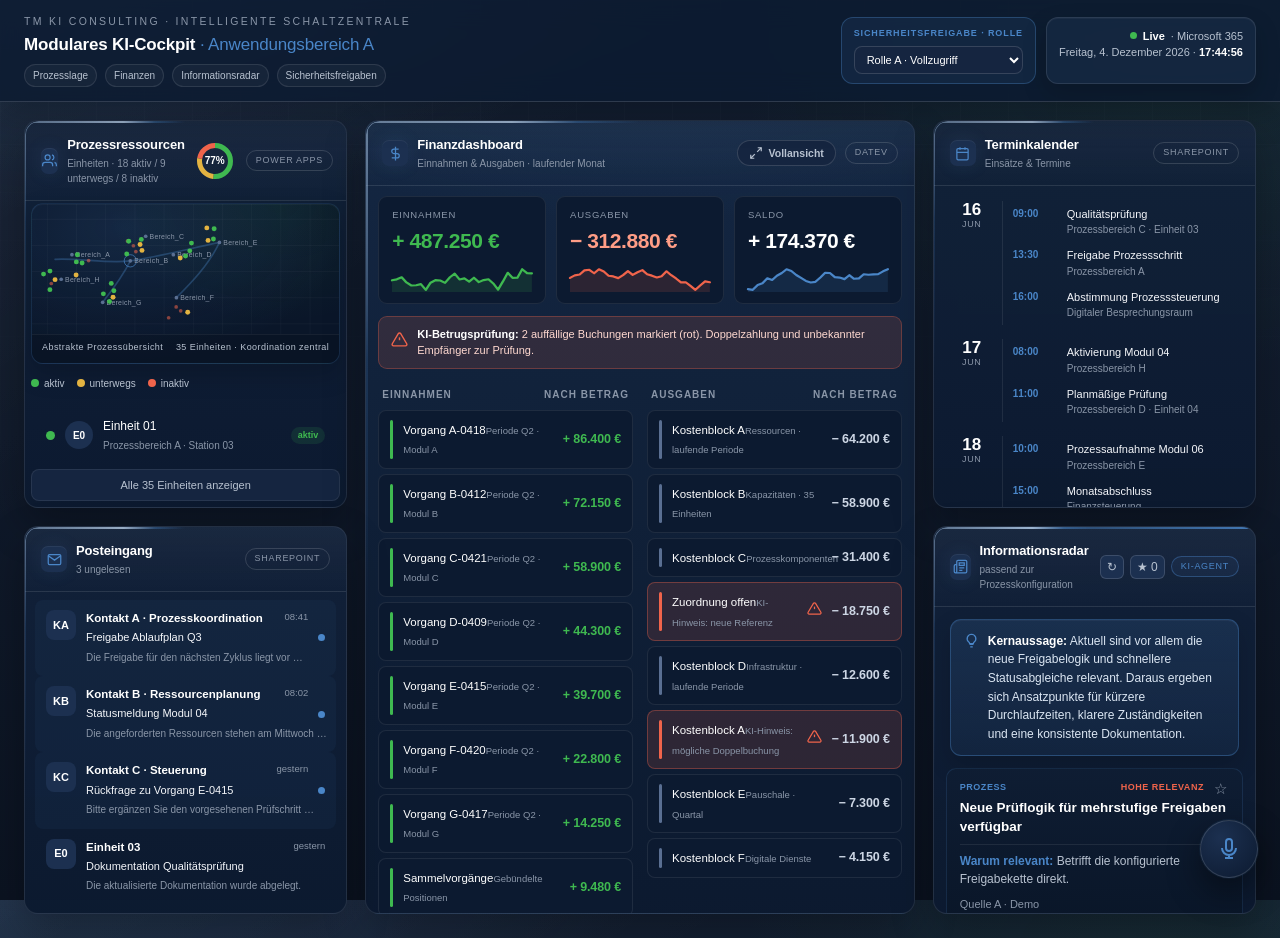
<file: cockpit-anwendungsbereich-a.html>
<!DOCTYPE html>
<html lang="de">
<head>
<meta charset="UTF-8">
<meta name="viewport" content="width=device-width, initial-scale=1">
<title>Modulares KI-Cockpit · Anwendungsbereich A · TM KI Consulting</title>
<link rel="icon" href="favicon.ico" />
<link rel="icon" type="image/png" sizes="32x32" href="favicon-32x32.png" />
<link rel="icon" type="image/png" sizes="16x16" href="favicon-16x16.png" />
<link rel="apple-touch-icon" href="apple-touch-icon.png" />
<style>
  :root{
    --navy-900:#0a1628; --navy-850:#0c1a30; --navy-800:#0f1d33; --navy-700:#152540;
    --navy-600:#1c3050; --navy-500:#2a4163;
    --white:#ffffff; --off-white:#f4f6fa; --gray-2:#b8c2d0; --gray-3:#8a96a8;
    --line:rgba(255,255,255,.08); --line-strong:rgba(255,255,255,.14);
    --accent:#4a86c8;
    --green:#3fb950; --green-bg:rgba(63,185,80,.12);
    --amber:#e3b341; --amber-bg:rgba(227,179,65,.12);
    --red:#f0644b; --red-bg:rgba(240,100,75,.14);
  }
  *{box-sizing:border-box;}
  html,body{margin:0;padding:0;height:100%;}
  body{
    font-family:'Inter','Segoe UI',Arial,sans-serif;
    background:
      radial-gradient(900px 520px at 8% -12%, rgba(74,134,200,.18), transparent 62%),
      radial-gradient(760px 520px at 92% 8%, rgba(63,185,80,.08), transparent 58%),
      linear-gradient(145deg, rgba(255,255,255,.045), transparent 30%),
      linear-gradient(180deg, #142033 0%, #101a2b 48%, #0b1321 100%);
    color:var(--off-white);
    font-size:13px; line-height:1.5; font-weight:400;
    -webkit-font-smoothing:antialiased;
  }
  body::before{
    content:""; position:fixed; inset:0; pointer-events:none; z-index:-1;
    background:
      linear-gradient(90deg, rgba(255,255,255,.032) 1px, transparent 1px),
      linear-gradient(180deg, rgba(255,255,255,.024) 1px, transparent 1px);
    background-size:48px 48px;
    mask-image:linear-gradient(180deg, rgba(0,0,0,.58), transparent 74%);
  }

  /* ---------- Top bar ---------- */
  .topbar{
    display:flex; align-items:center; justify-content:space-between;
    padding:14px 24px; border-bottom:1px solid var(--line-strong);
    background:rgba(12,26,48,.82);
    backdrop-filter:blur(14px);
    box-shadow:0 12px 34px rgba(0,0,0,.22);
    position:relative; z-index:5;
  }
  .topbar .brand{ font-size:10.5px; letter-spacing:.22em; text-transform:uppercase;
    color:var(--gray-3); font-weight:500; }
  .topbar h1{ font-size:17px; font-weight:600; margin:2px 0 0; letter-spacing:-.01em; color:#fff; }
  .topbar h1 span{ color:var(--accent); font-weight:400; }
  .topbar .purpose{ display:flex; gap:8px; flex-wrap:wrap; margin-top:7px; }
  .purpose-pill{
    font-size:10px; color:var(--gray-2); border:1px solid rgba(255,255,255,.10);
    background:rgba(255,255,255,.035); border-radius:999px; padding:3px 8px;
  }
  .topbar .right{
    text-align:right; font-size:11px; color:var(--gray-2);
    border:1px solid rgba(255,255,255,.10); border-radius:12px;
    background:rgba(28,48,80,.52); padding:9px 12px;
    box-shadow:inset 0 1px 0 rgba(255,255,255,.04), 0 10px 24px rgba(0,0,0,.18);
  }
  .topbar .right b{ color:#fff; font-weight:600; }
  .live{ display:inline-flex; align-items:center; gap:6px; }
  .live .dot{ width:7px; height:7px; border-radius:50%; background:var(--green);
    box-shadow:0 0 0 0 rgba(63,185,80,.5); animation:pulse 2s infinite; }
  @keyframes pulse{0%{box-shadow:0 0 0 0 rgba(63,185,80,.5)}70%{box-shadow:0 0 0 6px rgba(63,185,80,0)}100%{box-shadow:0 0 0 0 rgba(63,185,80,0)}}

  /* ---------- Grid ---------- */
  .grid{
    display:grid; gap:18px; padding:18px 24px 24px;
    grid-template-columns:1fr 1.7fr 1fr;
    grid-template-rows:1fr 1fr;
    height:calc(100vh - 64px); min-height:680px;
  }
  .card{
    background:linear-gradient(180deg, rgba(18,34,58,.96), rgba(12,26,48,.98));
    border:1px solid rgba(255,255,255,.095);
    border-radius:14px; display:flex; flex-direction:column; overflow:hidden;
    min-height:0; box-shadow:0 18px 42px rgba(0,0,0,.28);
  }
  .card.center{
    background:
      radial-gradient(900px 420px at 50% -18%, rgba(74,134,200,.14), transparent 58%),
      linear-gradient(180deg, rgba(20,39,66,.98), rgba(12,26,48,.99));
  }
  .center{ grid-row:1 / span 2; grid-column:2; }

  .card-head{
    display:flex; align-items:center; justify-content:space-between;
    padding:14px 16px; border-bottom:1px solid rgba(255,255,255,.075); flex:none;
    background:linear-gradient(180deg, rgba(255,255,255,.035), transparent);
  }
  .card-head .title{ display:flex; align-items:center; gap:9px; }
  .card-head .ic{ width:26px; height:26px; border-radius:7px; background:var(--navy-600);
    display:flex; align-items:center; justify-content:center; color:var(--accent);
    box-shadow:inset 0 1px 0 rgba(255,255,255,.06), 0 0 18px rgba(74,134,200,.12); }
  .card-head h2{ font-size:13px; font-weight:600; margin:0; color:#fff; letter-spacing:-.01em; }
  .card-head .sub{ font-size:10px; color:var(--gray-3); margin-top:1px; }
  .src{ font-size:9px; letter-spacing:.08em; text-transform:uppercase; color:var(--gray-3);
    border:1px solid var(--line-strong); border-radius:20px; padding:3px 9px; white-space:nowrap; }
  .src.ki{ color:var(--accent); border-color:rgba(74,134,200,.4); background:rgba(74,134,200,.08); }
  .card-body{ padding:8px 10px; overflow-y:auto; flex:1; min-height:0; }

  /* scrollbar */
  .card-body::-webkit-scrollbar{ width:8px; }
  .card-body::-webkit-scrollbar-thumb{ background:var(--navy-500); border-radius:8px; }
  .card-body::-webkit-scrollbar-track{ background:transparent; }

  /* ---------- Employees ---------- */
  .legend{ display:flex; gap:12px; padding:2px 6px 8px; font-size:10px; color:var(--gray-2); }
  .legend span{ display:inline-flex; align-items:center; gap:5px; }
  .sdot{ width:8px; height:8px; border-radius:50%; flex:none; }
  .s-aktiv{ background:var(--green); } .s-unterwegs{ background:var(--amber); } .s-inaktiv{ background:var(--red); }

  .emp{ display:flex; align-items:center; gap:10px; padding:8px 10px; border-radius:8px;
    cursor:pointer; border:1px solid transparent; transition:background .12s, border-color .12s, transform .12s; }
  .emp:hover{ background:rgba(74,134,200,.08); border-color:rgba(74,134,200,.22); transform:translateX(2px); }
  .emp .status{ width:9px; height:9px; border-radius:50%; flex:none; }
  .emp .avatar{ width:28px; height:28px; border-radius:50%; flex:none; background:var(--navy-600);
    display:flex; align-items:center; justify-content:center; font-size:10px; font-weight:600; color:#fff; }
  .emp .info{ flex:1; min-width:0; }
  .emp .name{ font-size:12px; font-weight:500; color:#fff; white-space:nowrap; overflow:hidden; text-overflow:ellipsis; }
  .emp .meta{ font-size:10px; color:var(--gray-3); white-space:nowrap; overflow:hidden; text-overflow:ellipsis; }
  .emp .badge{ font-size:9px; padding:2px 7px; border-radius:20px; font-weight:600; flex:none; }
  .b-aktiv{ background:var(--green-bg); color:var(--green); }
  .b-unterwegs{ background:var(--amber-bg); color:var(--amber); }
  .b-inaktiv{ background:var(--red-bg); color:var(--red); }
  .expand-btn{ width:calc(100% - 12px); margin:6px; padding:9px; background:var(--navy-700);
    border:1px solid var(--line); color:var(--gray-2); border-radius:8px; cursor:pointer;
    font-family:inherit; font-size:11px; font-weight:500; transition:background .12s; }
  .expand-btn:hover{ background:var(--navy-600); color:#fff; }

  /* employee detail panel (inline) */
  .emp-detail{ display:none; margin:2px 6px 8px; padding:12px 14px; border-radius:8px;
    background:var(--navy-850); border:1px solid var(--line-strong); }
  .emp-detail.open{ display:block; }
  .emp-detail .dt-head{ display:flex; align-items:center; gap:8px; margin-bottom:8px; }
  .emp-detail .dt-head b{ font-size:12.5px; color:#fff; }
  .emp-detail .row{ font-size:11px; margin-bottom:5px; color:var(--gray-2); }
  .emp-detail .row b{ color:#fff; font-weight:600; }
  .emp-detail .lv{ margin-top:8px; padding:9px 11px; border-left:2px solid var(--accent);
    background:var(--navy-800); border-radius:0 6px 6px 0; }
  .emp-detail .lv .lbl{ font-size:9px; letter-spacing:.1em; text-transform:uppercase; color:var(--gray-3); margin-bottom:3px; }
  .emp-detail .lv .chg{ font-size:11.5px; color:var(--off-white); }
  .emp-detail .ts{ font-size:10px; color:var(--gray-3); margin-top:6px; }

  /* ---------- Calendar ---------- */
  .cal-day{ display:flex; gap:10px; padding:7px 8px; }
  .cal-day .date{ flex:none; width:40px; text-align:center; }
  .cal-day .date .d{ font-size:17px; font-weight:700; color:#fff; line-height:1; }
  .cal-day .date .m{ font-size:9px; letter-spacing:.08em; text-transform:uppercase; color:var(--gray-3); }
  .cal-day .events{ flex:1; border-left:1px solid var(--line); padding-left:10px; }
  .ev{ display:flex; gap:8px; align-items:flex-start; padding:5px 0; }
  .ev .time{ font-size:10px; color:var(--accent); font-weight:600; flex:none; width:46px; }
  .ev .txt{ font-size:11px; color:var(--off-white); }
  .ev .txt span{ display:block; font-size:10px; color:var(--gray-3); }

  /* ---------- Finance ---------- */
  .fin-kpis{ display:flex; gap:10px; padding:10px 12px 4px; flex:none; }
  .kpi{ flex:1; background:var(--navy-850); border:1px solid var(--line); border-radius:9px; padding:11px 13px; }
  .kpi .lbl{ font-size:9.5px; letter-spacing:.08em; text-transform:uppercase; color:var(--gray-3); }
  .kpi .val{ font-size:21px; font-weight:700; margin-top:3px; letter-spacing:-.02em; }
  .kpi .val.pos{ color:var(--green); } .kpi .val.neg{ color:#ff9d86; } .kpi .val.net{ color:#fff; }
  .ki-bar{ display:flex; align-items:center; gap:9px; margin:8px 12px; padding:9px 12px;
    background:var(--red-bg); border:1px solid rgba(240,100,75,.3); border-radius:9px; }
  .ki-bar .ic{ color:var(--red); flex:none; }
  .ki-bar .tx{ font-size:11px; color:#ffd9d0; } .ki-bar .tx b{ color:#fff; }
  .fin-scroll{ flex:1; min-height:0; overflow-y:auto; }
  .fin-scroll::-webkit-scrollbar{ width:8px; }
  .fin-scroll::-webkit-scrollbar-thumb{ background:var(--navy-500); border-radius:8px; }
  .fin-scroll::-webkit-scrollbar-track{ background:transparent; }
  .fin-cols{ display:flex; gap:14px; padding:4px 12px 12px; }
  .fin-col{ flex:1; }
  .fin-col h3 .cnt{ color:var(--gray-3); font-weight:400; }

  .fin-expand{ display:inline-flex; align-items:center; gap:6px; font-family:inherit;
    font-size:10.5px; font-weight:600; color:var(--gray-2); cursor:pointer;
    background:var(--navy-700); border:1px solid var(--line-strong); border-radius:20px;
    padding:5px 11px; transition:background .12s,color .12s; }
  .fin-expand:hover{ background:var(--navy-600); color:#fff; }

  /* ---------- Vollansicht-Overlay ---------- */
  .overlay{ position:fixed; inset:0; background:rgba(5,11,22,.78);
    backdrop-filter:blur(3px); display:none; align-items:center; justify-content:center;
    z-index:50; padding:32px; }
  .overlay.open{ display:flex; }
  .modal{ width:100%; max-width:1100px; max-height:88vh; background:var(--navy-800);
    border:1px solid var(--line-strong); border-radius:14px; display:flex; flex-direction:column;
    overflow:hidden; box-shadow:0 24px 60px rgba(0,0,0,.5); }
  .modal-head{ display:flex; align-items:center; justify-content:space-between;
    padding:16px 22px; border-bottom:1px solid var(--line); flex:none; }
  .modal-head h2{ font-size:16px; margin:0; color:#fff; font-weight:600; }
  .modal-head .sub{ font-size:11px; color:var(--gray-3); margin-top:2px; }
  .modal-close{ width:32px; height:32px; border-radius:8px; background:var(--navy-700);
    border:1px solid var(--line-strong); color:var(--gray-2); cursor:pointer;
    display:flex; align-items:center; justify-content:center; font-family:inherit; }
  .modal-close:hover{ background:var(--navy-600); color:#fff; }
  .modal-body{ padding:18px 22px 22px; overflow-y:auto; flex:1; min-height:0; }
  .modal-body::-webkit-scrollbar{ width:9px; }
  .modal-body::-webkit-scrollbar-thumb{ background:var(--navy-500); border-radius:8px; }
  .modal .fin-kpis{ padding:0 0 12px; }
  .modal .fin-cols{ padding:0; }
  .modal .fin-col h3{ font-size:11px; }
  .modal .item{ padding:11px 13px; }
  .modal .item .who .n{ font-size:12.5px; } .modal .item .amt{ font-size:13.5px; }
  .fin-col h3{ font-size:10px; letter-spacing:.1em; text-transform:uppercase; color:var(--gray-3);
    margin:6px 4px 8px; display:flex; justify-content:space-between; }
  .ledger{ display:flex; flex-direction:column; gap:5px; }
  .item{ display:flex; align-items:center; gap:10px; padding:9px 11px; border-radius:8px;
    background:var(--navy-850); border:1px solid var(--line); }
  .item .bar{ width:3px; align-self:stretch; border-radius:3px; flex:none; }
  .item.in .bar{ background:var(--green); } .item.out .bar{ background:#5a6f92; }
  .item.flag{ background:var(--red-bg); border-color:rgba(240,100,75,.35); }
  .item.flag .bar{ background:var(--red); }
  .item .who{ flex:1; min-width:0; }
  .item .who .n{ font-size:11.5px; color:#fff; font-weight:500; white-space:nowrap; overflow:hidden; text-overflow:ellipsis; }
  .item .who .c{ font-size:9.5px; color:var(--gray-3); }
  .item .amt{ font-size:12.5px; font-weight:700; flex:none; letter-spacing:-.01em; }
  .item.in .amt{ color:var(--green); } .item.out .amt{ color:#cdd6e4; }
  .item .warn{ color:var(--red); flex:none; }

  /* ---------- Mails ---------- */
  .mail{ display:flex; gap:10px; padding:9px 10px; border-radius:8px; cursor:pointer; border:1px solid transparent; transition:background .12s, border-color .12s, transform .12s; }
  .mail:hover{ background:rgba(74,134,200,.08); border-color:rgba(74,134,200,.22); transform:translateX(2px); }
  .mail.unread{ background:rgba(74,134,200,.06); }
  .mail .av{ width:30px; height:30px; border-radius:8px; flex:none; background:var(--navy-600);
    display:flex; align-items:center; justify-content:center; font-size:11px; font-weight:600; color:#fff; }
  .mail .m{ flex:1; min-width:0; }
  .mail .from{ display:flex; justify-content:space-between; gap:8px; }
  .mail .from .nm{ font-size:11.5px; font-weight:600; color:#fff; white-space:nowrap; overflow:hidden; text-overflow:ellipsis; }
  .mail .from .tm{ font-size:9.5px; color:var(--gray-3); flex:none; }
  .mail .subj{ font-size:11px; color:var(--off-white); white-space:nowrap; overflow:hidden; text-overflow:ellipsis; }
  .mail .prev{ font-size:10px; color:var(--gray-3); white-space:nowrap; overflow:hidden; text-overflow:ellipsis; }
  .mail .uw{ width:7px; height:7px; border-radius:50%; background:var(--accent); flex:none; align-self:center; }

  /* ---------- News ---------- */
  .news{ padding:9px 11px; border-radius:10px; margin-bottom:7px; background:linear-gradient(180deg, rgba(15,29,51,.96), rgba(10,22,40,.96)); border:1px solid rgba(74,134,200,.18); }
  .news .tag{ font-size:9px; letter-spacing:.06em; text-transform:uppercase; font-weight:600;
    color:var(--accent); margin-bottom:4px; display:flex; gap:10px; justify-content:space-between; flex:1; }
  .news .tag .rel{ color:var(--green); }
  .news .h{ font-size:11.5px; font-weight:600; color:#fff; line-height:1.35; margin-bottom:3px; }
  .news .so{ font-size:10px; color:var(--gray-3); }
  .news .why{ font-size:10px; color:var(--gray-2); margin-top:5px; padding-top:5px; border-top:1px solid var(--line); }
  .news .why b{ color:var(--accent); }

  .foot{ font-size:9px; color:var(--gray-3); text-align:center; padding:0 24px 10px; }

  /* ---------- News-Agent (Live, Merken, Overlay) ---------- */
  .news-actions{ display:flex; gap:6px; align-items:center; }
  .icon-btn{ height:24px; min-width:24px; padding:0 6px; border-radius:6px; background:var(--navy-600);
    border:1px solid var(--line-strong); color:var(--gray-2); cursor:pointer; font-family:inherit;
    font-size:12px; display:inline-flex; align-items:center; justify-content:center; gap:3px; }
  .icon-btn:hover{ background:var(--navy-500); color:#fff; }
  .icon-btn:disabled, .icon-btn.busy{ opacity:.5; cursor:default; }
  .news-insight{ display:flex; gap:9px; margin:2px 4px 12px; padding:12px 13px;
    background:linear-gradient(180deg, rgba(74,134,200,.16), rgba(74,134,200,.08));
    border:1px solid rgba(74,134,200,.36); border-radius:11px;
    box-shadow:inset 0 1px 0 rgba(255,255,255,.045), 0 10px 24px rgba(0,0,0,.16); }
  .news-insight .ic{ color:var(--accent); flex:none; margin-top:1px; }
  .news-insight .tx{ font-size:11px; color:#dbe6f3; line-height:1.5; } .news-insight .tx b{ color:#fff; }
  .news .top{ display:flex; align-items:flex-start; justify-content:space-between; gap:8px; }
  .news .rel.hoch{ color:var(--red); } .news .rel.mittel{ color:var(--amber); } .news .rel.niedrig{ color:var(--gray-3); }
  .fav-btn{ background:transparent; border:none; color:var(--gray-3); cursor:pointer; font-size:15px; line-height:1; padding:0 2px; flex:none; }
  .fav-btn.on{ color:var(--amber); }
  .news .src-line{ margin-top:6px; font-size:10px; color:var(--gray-3); }
  .news .src-line a{ color:var(--accent); text-decoration:none; } .news .src-line a:hover{ text-decoration:underline; }
  .news-detail{ font-size:11px; color:var(--gray-2); margin-top:6px; line-height:1.5; }
  .news-more{ width:calc(100% - 8px); margin:6px 4px 2px; padding:8px; background:var(--navy-700);
    border:1px solid var(--line); color:var(--gray-2); border-radius:8px; cursor:pointer; font-family:inherit; font-size:11px; }
  .news-more:hover{ background:var(--navy-600); color:#fff; }
  .news-stamp{ font-size:9px; color:var(--gray-3); margin:8px 4px 2px; }
  .modal-news .news{ margin-bottom:10px; }
  .tab-row{ display:flex; gap:8px; margin-bottom:14px; }
  .tab-btn{ font-family:inherit; font-size:11px; padding:6px 13px; border-radius:20px; cursor:pointer;
    background:var(--navy-700); border:1px solid var(--line-strong); color:var(--gray-2); }
  .tab-btn.active{ background:var(--accent); border-color:var(--accent); color:#08121f; font-weight:600; }

  /* ---------- Lesbarkeit: groessere News-Typografie ---------- */
  #newsBody{ padding:10px 12px; }
  .news{ padding:12px 13px; }
  .news .h{ font-size:13.5px; line-height:1.4; margin-bottom:5px; }
  .news .why{ font-size:12px; line-height:1.5; margin-top:7px; padding-top:7px; }
  .news-detail{ font-size:12.5px; line-height:1.6; margin-top:8px; }
  .news .src-line{ font-size:11px; margin-top:8px; }
  .news-insight .tx{ font-size:12px; line-height:1.55; }
  .news-more{ font-size:12px; padding:10px; }
  .news-source-note{ font-size:12px; color:var(--gray-2); margin-top:9px; }
  .news-source-note a{ color:var(--accent); text-decoration:none; font-weight:600; }
  .tab-btn{ font-size:12px; }

  /* Vollansicht (Overlay): deutlich groesser, mehr Inhalt sichtbar */
  .modal-news .news{ padding:16px 18px; margin-bottom:14px; }
  .modal-news .news .tag{ font-size:11px; }
  .modal-news .news .h{ font-size:16.5px; line-height:1.4; margin-bottom:8px; }
  .modal-news .news .why{ font-size:13px; line-height:1.6; margin-top:9px; padding-top:9px; }
  .modal-news .news-detail{ font-size:14px; line-height:1.7; margin-top:10px; color:var(--off-white); }
  .modal-news .news .src-line{ font-size:12px; margin-top:12px; }
  .modal-news .news-source-note{ font-size:13px; margin-top:11px; }
  .modal-news .fav-btn{ font-size:18px; }

  /* ---------- Dezente Bewegung / Feinschliff ---------- */
  @keyframes cardIn { from { opacity:0; } to { opacity:1; } }
  @keyframes spin { to { transform: rotate(360deg); } }
  @keyframes kiGlow { 0%,100%{ box-shadow:0 0 0 0 rgba(74,134,200,0); } 50%{ box-shadow:0 0 10px 0 rgba(74,134,200,.45); } }
  @keyframes shimmer { 0%{ background-position:-200% 0; } 100%{ background-position:200% 0; } }
  @keyframes favPop { 0%{ transform:scale(1);} 40%{ transform:scale(1.45);} 100%{ transform:scale(1);} }
  @keyframes modalIn { from{ opacity:0; transform:translateY(8px) scale(.985);} to{ opacity:1; transform:none;} }
  @keyframes dotPing { 0%{ box-shadow:0 0 0 0 rgba(63,185,80,.5);} 70%{ box-shadow:0 0 0 6px rgba(63,185,80,0);} 100%{ box-shadow:0 0 0 0 rgba(63,185,80,0);} }

  .card{ animation: cardIn .5s ease both; transition: transform .18s ease, box-shadow .18s ease, border-color .18s ease; }
  .card:nth-of-type(1){ animation-delay:.03s; } .card:nth-of-type(2){ animation-delay:.09s; }
  .card:nth-of-type(3){ animation-delay:.15s; } .card:nth-of-type(4){ animation-delay:.21s; } .card:nth-of-type(5){ animation-delay:.27s; }
  .card:hover{ transform:translateY(-2px); box-shadow:0 12px 30px rgba(0,0,0,.35); border-color:var(--line-strong); }

  .src.ki{ animation: kiGlow 3.4s ease-in-out infinite; }
  #newsBody{ position:relative; }
  .card:has(#newsBody)::after{ content:""; position:absolute; left:0; right:0; top:0; height:2px; pointer-events:none;
    background:linear-gradient(90deg, transparent, var(--accent), transparent); background-size:200% 100%; animation: shimmer 5s linear infinite; opacity:.85; }

  .icon-btn{ transition: background .12s, color .12s, transform .12s; }
  .icon-btn:hover{ transform: translateY(-1px); }
  .icon-btn.busy{ animation: spin .9s linear infinite; }

  .fav-btn{ transition: transform .12s, color .12s; }
  .fav-btn:active{ transform: scale(1.35); }
  .fav-btn.on{ animation: favPop .28s ease; }

  .news{ transition: background .14s, border-color .14s, transform .12s, box-shadow .14s; }
  .news:hover{ border-color: rgba(74,134,200,.45); background:rgba(18,34,58,.98); transform:translateY(-1px); box-shadow:0 10px 24px rgba(0,0,0,.18); }
  .tab-btn{ transition: background .14s, color .14s, border-color .14s; }
  .expand-btn, .fin-expand, .news-more, .modal-close, .mail, .emp{ transition: background .14s, color .14s, transform .12s; }
  .news-more:hover, .expand-btn:hover{ transform: translateY(-1px); }

  .overlay.open .modal{ animation: modalIn .2s ease both; }

  /* ---------- Live-Elemente: Uhr, Einsatzkarte, Ring, Sparklines ---------- */
  #clock b{ color:#fff; font-weight:600; font-variant-numeric:tabular-nums; }
  .fin-kpis .val{ font-variant-numeric:tabular-nums; }

  .ops-map{ margin:2px 6px 10px; border-radius:12px; border:1px solid rgba(74,134,200,.20); overflow:hidden;
    background:
      radial-gradient(120% 140% at 30% 15%, rgba(74,134,200,.16), transparent 60%),
      radial-gradient(90% 120% at 80% 0%, rgba(63,185,80,.08), transparent 62%),
      rgba(10,22,40,.86);
    box-shadow:inset 0 1px 0 rgba(255,255,255,.04), 0 10px 26px rgba(0,0,0,.18); }
  .ops-map svg{ display:block; width:100%; height:auto; }
  .ops-map .grid line{ stroke:rgba(255,255,255,.045); stroke-width:1; }
  .ops-map .road{ stroke:rgba(74,134,200,.34); stroke-width:2.2; fill:none; stroke-linecap:round; }
  .ops-map .city-dot{ fill:#5a6f92; }
  .ops-map .city-label{ fill:var(--gray-3); font-size:9px; letter-spacing:.04em; }
  .ops-map .home-ring{ fill:none; stroke:var(--accent); stroke-width:1.2; opacity:.75; }
  .ops-map .m-dot{ cursor:pointer; }
  .ops-map .m-dot .core{ transform-box:fill-box; transform-origin:center; transition:transform .15s; }
  .ops-map .m-dot:hover .core{ transform:scale(1.6); }
  .ops-map .m-dot .halo{ transform-box:fill-box; transform-origin:center; opacity:0; animation:haloPulse 2.6s ease-out infinite; }
  @keyframes haloPulse{ 0%{ transform:scale(.4); opacity:.5; } 75%{ transform:scale(2.6); opacity:0; } 100%{ transform:scale(.4); opacity:0; } }
  .map-foot{ display:flex; justify-content:space-between; padding:6px 10px 8px; font-size:9px; color:var(--gray-2); letter-spacing:.05em;
    background:rgba(5,11,22,.20); border-top:1px solid rgba(255,255,255,.055); }

  .util-ring{ position:relative; width:42px; height:42px; flex:none; }
  .util-ring svg{ display:block; transform:rotate(-90deg); }
  .util-ring circle{ fill:none; stroke-width:5; transition:stroke-dasharray 1.1s ease; }
  .util-ring .num{ position:absolute; inset:0; display:flex; align-items:center; justify-content:center; font-size:10px; font-weight:700; color:#fff; }

  .kpi .spark{ margin-top:9px; }
  .kpi .spark svg{ display:block; width:100%; height:26px; overflow:visible; }
  .kpi .spark .line{ fill:none; stroke-width:2; stroke-linecap:round; stroke-linejoin:round; }
  .kpi .spark .area{ opacity:.14; stroke:none; }
  .spark-draw{ stroke-dasharray:var(--len); stroke-dashoffset:var(--len); animation:sparkDraw 1.3s .35s ease forwards; }
  @keyframes sparkDraw{ to{ stroke-dashoffset:0; } }

  /* ---------- Voice-Agent: schwebender An/Aus-Knopf ---------- */
  .va-fab{ position:fixed; right:22px; bottom:22px; z-index:60; width:58px; height:58px; border-radius:50%;
    border:1px solid var(--line-strong); background:radial-gradient(circle at 35% 30%, #1c3050, #0c1a30);
    color:var(--accent); cursor:pointer; display:flex; align-items:center; justify-content:center;
    box-shadow:0 14px 34px rgba(0,0,0,.46), 0 0 0 1px rgba(74,134,200,.10); transition:transform .15s, color .2s, box-shadow .15s; }
  .va-fab:hover{ transform:translateY(-2px) scale(1.03); box-shadow:0 18px 42px rgba(0,0,0,.52), 0 0 28px rgba(74,134,200,.18); }
  .va-fab.on{ color:#0b1a2e; background:radial-gradient(circle at 35% 30%, #8ec0ff, var(--accent)); animation:vaPulse 2.4s infinite; }
  @keyframes vaPulse{ 0%,100%{ box-shadow:0 0 0 0 rgba(74,134,200,.5), 0 10px 30px rgba(0,0,0,.5);} 60%{ box-shadow:0 0 0 14px rgba(74,134,200,0), 0 10px 30px rgba(0,0,0,.5);} }
  .va-panel{ position:fixed; right:22px; bottom:92px; z-index:60; width:300px;
    background:linear-gradient(180deg, rgba(18,34,58,.98), rgba(10,22,40,.98));
    border:1px solid rgba(255,255,255,.12); border-radius:14px; padding:16px; box-shadow:0 24px 60px rgba(0,0,0,.55); display:none; }
  .va-panel.show{ display:block; }
  .va-panel h4{ margin:0 0 4px; font-size:14px; color:#fff; font-family:var(--disp,inherit); }
  .va-status{ font-size:11px; color:var(--gray-3); margin-bottom:12px; }
  .va-status b{ color:var(--green); }
  .va-row{ display:flex; align-items:center; justify-content:space-between; gap:8px; margin:9px 0; font-size:12px; color:var(--gray-2); }
  .va-panel select{ background:var(--navy-700); border:1px solid var(--line); color:var(--off-white); border-radius:6px; padding:5px 7px; font-size:11px; max-width:160px; }
  .va-btn{ font-family:inherit; font-size:11px; padding:7px 11px; border-radius:7px; cursor:pointer; background:var(--navy-700); border:1px solid var(--line-strong); color:var(--gray-2); transition:background .12s,color .12s; }
  .va-btn:hover{ background:var(--navy-600); color:#fff; }
  .va-hint{ color:var(--gray-3); font-size:10px; line-height:1.4; margin-top:6px; }
  .va-log{ height:200px; overflow-y:auto; background:var(--navy-850); border:1px solid var(--line); border-radius:8px; padding:9px; margin:8px 0; font-size:12px; line-height:1.5; }
  .va-log::-webkit-scrollbar{ width:7px; } .va-log::-webkit-scrollbar-thumb{ background:var(--navy-500); border-radius:8px; }
  .va-msg{ margin:7px 0; }
  .va-msg.u{ text-align:right; }
  .va-msg .b{ display:inline-block; max-width:92%; padding:7px 10px; border-radius:9px; text-align:left; }
  .va-msg.u .b{ background:var(--navy-600); color:#fff; }
  .va-msg.a .b{ background:rgba(74,134,200,.12); border:1px solid rgba(74,134,200,.25); color:var(--off-white); }
  .va-msg.a.think .b{ color:var(--gray-3); font-style:italic; }
  .va-input{ display:flex; gap:6px; align-items:center; }
  .va-input input{ flex:1; background:var(--navy-700); border:1px solid var(--line); color:#fff; border-radius:7px; padding:9px 11px; font-size:12px; font-family:inherit; }
  .va-mic{ width:34px; height:34px; flex:none; border-radius:7px; background:var(--navy-700); border:1px solid var(--line-strong); color:var(--gray-2); cursor:pointer; }
  .va-mic.rec{ color:#fff; background:var(--red); animation:vaPulse 1.4s infinite; }
  .va-send{ background:var(--accent); color:#08121f; border:none; border-radius:7px; width:36px; height:34px; cursor:pointer; font-weight:700; }

  /* ---------- Kacheln: dezent fliessendes Licht an der Umrandung ---------- */
  @property --cbf{ syntax:"<angle>"; inherits:false; initial-value:0deg; }
  .grid > .card{ position:relative; }
  .grid > .card::before{
    content:""; position:absolute; inset:0; z-index:3; border-radius:inherit; padding:1.4px; pointer-events:none;
    background:conic-gradient(from var(--cbf),
      transparent 0deg, transparent 248deg,
      rgba(74,134,200,.28) 300deg, #cfe6ff 342deg, rgba(74,134,200,.5) 351deg, transparent 360deg);
    -webkit-mask:linear-gradient(#000 0 0) content-box, linear-gradient(#000 0 0);
            mask:linear-gradient(#000 0 0) content-box, linear-gradient(#000 0 0);
    -webkit-mask-composite:xor; mask-composite:exclude;
    opacity:.7; animation:cbfSpin 9s linear infinite;
  }
  @keyframes cbfSpin{ to{ --cbf:360deg; } }
  .grid > .card:nth-of-type(1)::before{ animation-duration:9s;   animation-delay:-1s; }
  .grid > .card:nth-of-type(2)::before{ animation-duration:12s;  animation-delay:-4s; }
  .grid > .card:nth-of-type(3)::before{ animation-duration:8.5s; animation-delay:-6s; }
  .grid > .card:nth-of-type(4)::before{ animation-duration:10.5s;animation-delay:-2.5s; }
  .grid > .card:nth-of-type(5)::before{ animation-duration:9.5s; animation-delay:-7s; }
  /* Fallback ohne @property-Unterstuetzung: ruhiger Rand statt Sprung */
  @supports not (background:conic-gradient(from var(--cbf), #000, #000)){
    .grid > .card::before{ display:none; }
  }

  /* ---------- Prozessressourcen · Vollansicht ---------- */
  .modal-emp{ max-width:1240px; }
  .emp-modal-grid{ display:grid; grid-template-columns:1.2fr 1fr; gap:20px; align-items:start; }
  #empModalMap .ops-map{ margin:0; }
  #empModalMap .ops-map .city-label{ font-size:6.5px; }
  .emp-modal-detail{ margin:14px 0 0; }
  .emp-modal-right{ max-height:66vh; overflow-y:auto; padding-right:6px; }
  .emp-modal-right::-webkit-scrollbar{ width:8px; }
  .emp-modal-right::-webkit-scrollbar-thumb{ background:var(--navy-500); border-radius:8px; }
  .emp-modal-right::-webkit-scrollbar-track{ background:transparent; }
  .emp-group-h{ display:flex; align-items:center; gap:7px; font-size:10px; letter-spacing:.1em;
    text-transform:uppercase; color:var(--gray-3); margin:12px 4px 7px; }
  .emp-group-h:first-child{ margin-top:2px; }
  @media (max-width:900px){ .emp-modal-grid{ grid-template-columns:1fr; } }

  /* ---------- Mobile Cockpit ---------- */
  @media (max-width:1024px){
    html,body{ height:auto; min-height:100%; overflow-x:hidden; }
    .topbar{ align-items:flex-start; gap:14px; padding:14px 18px; }
    .grid{ height:auto; min-height:0; grid-template-columns:1fr 1fr; grid-template-rows:auto; padding:16px 18px 92px; }
    .center{ grid-row:auto; grid-column:1 / -1; order:-1; }
    .card{ min-height:360px; }
    .card.center{ min-height:620px; }
    .overlay{ padding:18px; }
  }
  @media (max-width:768px){
    .topbar{ flex-direction:column; }
    .topbar>div:last-child{ width:100%; display:grid !important; grid-template-columns:minmax(0,1fr) minmax(0,1fr); }
    .role-box,.topbar .right{ text-align:left; min-width:0; }
    .role-box select{ width:100%; min-height:44px; }
    .grid{ grid-template-columns:1fr; gap:14px; }
    .center{ grid-column:auto; }
    .card,.card.center{ min-height:480px; }
    .card-head{ padding:12px 14px; gap:10px; }
    .card-head .title{ min-width:0; }
    .fin-kpis,.fin-cols{ flex-direction:column; }
    .fin-expand,.expand-btn,.icon-btn,.modal-close,.va-btn,.va-mic,.va-send{ min-height:44px; }
    .icon-btn,.modal-close,.va-mic,.va-send{ min-width:44px; }
    .modal{ max-height:calc(100dvh - 24px); }
    .modal-head{ padding:14px 16px; }
    .modal-body{ padding:14px 16px 18px; }
  }
  @media (max-width:480px){
    body{ font-size:14px; }
    .topbar{ padding:12px; }
    .topbar h1{ font-size:16px; }
    .topbar .purpose{ gap:6px; }
    .purpose-pill{ font-size:9px; }
    .topbar>div:last-child{ grid-template-columns:1fr; }
    .grid{ padding:12px 12px 88px; }
    .card,.card.center{ min-height:440px; }
    .card-head{ align-items:flex-start; flex-wrap:wrap; }
    .card-head h2{ font-size:14px; }
    .card-head .sub,.emp .meta,.mail .prev,.news .so{ font-size:11px; }
    .kpi .val{ font-size:18px; }
    .map-foot{ flex-direction:column; gap:3px; }
    .item{ align-items:flex-start; flex-wrap:wrap; }
    .item .amt{ width:100%; padding-left:11px; }
    .cal-day{ align-items:flex-start; }
    .ev{ align-items:flex-start; }
    .va-panel{ left:10px; right:10px; bottom:78px; width:auto; max-height:calc(100dvh - 96px); overflow-y:auto; }
    .va-fab{ right:12px; bottom:12px; width:54px; height:54px; }
    .va-log{ height:160px; }
    .overlay{ padding:8px; }
  }

  /* ---------- Freigabe-Demo: Rollen-Schalter + Sperr-Schleier ---------- */
  .role-box{ display:flex; flex-direction:column; justify-content:center; gap:5px; text-align:right;
    border:1px solid rgba(74,134,200,.35); border-radius:12px; background:rgba(74,134,200,.10); padding:9px 12px; }
  .role-lbl{ font-size:9px; letter-spacing:.1em; text-transform:uppercase; color:var(--accent); font-weight:600; }
  .role-box select{ background:var(--navy-700); border:1px solid var(--line-strong); color:#fff;
    border-radius:8px; padding:6px 8px; font-size:11px; font-family:inherit; cursor:pointer; }
  .lock-veil{ position:absolute; inset:0; z-index:6; display:none; align-items:center; justify-content:center;
    flex-direction:column; gap:9px; text-align:center; padding:22px; border-radius:inherit;
    background:rgba(8,16,30,.6); backdrop-filter:blur(8px); -webkit-backdrop-filter:blur(8px); }
  .card.locked .lock-veil{ display:flex; }
  .lock-veil .lk{ width:36px; height:36px; border-radius:10px; background:var(--navy-700);
    border:1px solid var(--line-strong); display:flex; align-items:center; justify-content:center; color:var(--amber); }
  .lock-veil b{ color:#fff; font-size:12.5px; }
  .lock-veil span{ color:var(--gray-2); font-size:11px; max-width:280px; line-height:1.55; }

  @media (prefers-reduced-motion: reduce){
    *, *::before, *::after { animation: none !important; transition: none !important; }
  }
</style>
</head>
<body>

<div class="topbar">
  <div>
    <div class="brand">TM KI Consulting · Intelligente Schaltzentrale</div>
    <h1>Modulares KI-Cockpit <span>· Anwendungsbereich A</span></h1>
    <div class="purpose">
      <span class="purpose-pill">Prozesslage</span>
      <span class="purpose-pill">Finanzen</span>
      <span class="purpose-pill">Informationsradar</span>
      <span class="purpose-pill">Sicherheitsfreigaben</span>
    </div>
  </div>
  <div style="display:flex;align-items:stretch;gap:10px">
    <div class="role-box">
      <div class="role-lbl">Sicherheitsfreigabe · Rolle</div>
      <select id="roleSel" title="Rolle wechseln – die Freigabelogik steuert, welche Bereiche sichtbar sind">
        <option value="gf">Rolle A · Vollzugriff</option>
        <option value="dispo">Rolle B · eingeschränkt</option>
        <option value="buha">Rolle C · eingeschränkt</option>
      </select>
    </div>
    <div class="right">
      <div class="live"><span class="dot"></span> <b>Live</b> · Microsoft 365</div>
      <div id="clock">Dienstag, 16. Juni 2026</div>
    </div>
  </div>
</div>

<div class="grid">

  <!-- ============ LINKS OBEN: Prozessressourcen ============ -->
  <div class="card">
    <div class="card-head">
      <div class="title">
        <div class="ic">
          <svg width="15" height="15" viewBox="0 0 24 24" fill="none" stroke="currentColor" stroke-width="2"><path d="M17 21v-2a4 4 0 0 0-4-4H5a4 4 0 0 0-4 4v2"/><circle cx="9" cy="7" r="4"/><path d="M23 21v-2a4 4 0 0 0-3-3.87M16 3.13a4 4 0 0 1 0 7.75"/></svg>
        </div>
        <div><h2>Prozessressourcen</h2><div class="sub" id="empCount">35 Einheiten · aktuelle Verfügbarkeit</div></div>
      </div>
      <span class="src">Power Apps</span>
    </div>
    <div class="legend">
      <span><i class="sdot s-aktiv"></i>aktiv</span>
      <span><i class="sdot s-unterwegs"></i>unterwegs</span>
      <span><i class="sdot s-inaktiv"></i>inaktiv</span>
    </div>
    <div class="emp-detail" id="empDetail"></div>
    <div class="card-body" id="empList"></div>
    <button class="expand-btn" id="empToggle">Alle 35 Einheiten anzeigen</button>
  </div>

  <!-- ============ MITTE: Finanzdashboard ============ -->
  <div class="card center">
    <div class="card-head">
      <div class="title">
        <div class="ic">
          <svg width="15" height="15" viewBox="0 0 24 24" fill="none" stroke="currentColor" stroke-width="2"><line x1="12" y1="1" x2="12" y2="23"/><path d="M17 5H9.5a3.5 3.5 0 0 0 0 7h5a3.5 3.5 0 0 1 0 7H6"/></svg>
        </div>
        <div><h2>Finanzdashboard</h2><div class="sub">Einnahmen &amp; Ausgaben · laufender Monat</div></div>
      </div>
      <div style="display:flex;align-items:center;gap:9px">
        <button class="fin-expand" id="finExpand" title="Vollansicht öffnen">
          <svg width="14" height="14" viewBox="0 0 24 24" fill="none" stroke="currentColor" stroke-width="2"><polyline points="15 3 21 3 21 9"/><polyline points="9 21 3 21 3 15"/><line x1="21" y1="3" x2="14" y2="10"/><line x1="3" y1="21" x2="10" y2="14"/></svg>
          Vollansicht
        </button>
        <span class="src">DATEV</span>
      </div>
    </div>

    <div class="fin-kpis">
      <div class="kpi"><div class="lbl">Einnahmen</div><div class="val pos">+ 487.250 €</div></div>
      <div class="kpi"><div class="lbl">Ausgaben</div><div class="val neg">− 312.880 €</div></div>
      <div class="kpi"><div class="lbl">Saldo</div><div class="val net">+ 174.370 €</div></div>
    </div>

    <div class="ki-bar">
      <span class="ic"><svg width="17" height="17" viewBox="0 0 24 24" fill="none" stroke="currentColor" stroke-width="2"><path d="M10.29 3.86L1.82 18a2 2 0 0 0 1.71 3h16.94a2 2 0 0 0 1.71-3L13.71 3.86a2 2 0 0 0-3.42 0z"/><line x1="12" y1="9" x2="12" y2="13"/><line x1="12" y1="17" x2="12.01" y2="17"/></svg></span>
      <span class="tx"><b>KI-Betrugsprüfung:</b> 2 auffällige Buchungen markiert (rot). Doppelzahlung und unbekannter Empfänger zur Prüfung.</span>
    </div>

    <div class="fin-scroll">
      <div class="fin-cols">
        <div class="fin-col">
          <h3><span>Einnahmen</span><span>nach Betrag</span></h3>
          <div class="ledger" id="inLedger"></div>
        </div>
        <div class="fin-col">
          <h3><span>Ausgaben</span><span>nach Betrag</span></h3>
          <div class="ledger" id="outLedger"></div>
        </div>
      </div>
    </div>
  </div>

  <!-- ============ LINKS UNTEN: Terminkalender ============ -->
  <div class="card">
    <div class="card-head">
      <div class="title">
        <div class="ic">
          <svg width="15" height="15" viewBox="0 0 24 24" fill="none" stroke="currentColor" stroke-width="2"><rect x="3" y="4" width="18" height="18" rx="2"/><line x1="16" y1="2" x2="16" y2="6"/><line x1="8" y1="2" x2="8" y2="6"/><line x1="3" y1="10" x2="21" y2="10"/></svg>
        </div>
        <div><h2>Terminkalender</h2><div class="sub">Einsätze &amp; Termine</div></div>
      </div>
      <span class="src">SharePoint</span>
    </div>
    <div class="card-body" id="calBody"></div>
  </div>

  <!-- ============ RECHTS OBEN: Mails ============ -->
  <div class="card">
    <div class="card-head">
      <div class="title">
        <div class="ic">
          <svg width="15" height="15" viewBox="0 0 24 24" fill="none" stroke="currentColor" stroke-width="2"><path d="M4 4h16c1.1 0 2 .9 2 2v12c0 1.1-.9 2-2 2H4c-1.1 0-2-.9-2-2V6c0-1.1.9-2 2-2z"/><polyline points="22,6 12,13 2,6"/></svg>
        </div>
        <div><h2>Posteingang</h2><div class="sub" id="mailCount">3 ungelesen</div></div>
      </div>
      <span class="src">SharePoint</span>
    </div>
    <div class="card-body" id="mailBody"></div>
  </div>

  <!-- ============ RECHTS UNTEN: Informationsradar KI ============ -->
  <div class="card">
    <div class="card-head">
      <div class="title">
        <div class="ic">
          <svg width="15" height="15" viewBox="0 0 24 24" fill="none" stroke="currentColor" stroke-width="2"><path d="M4 22h16a2 2 0 0 0 2-2V4a2 2 0 0 0-2-2H8a2 2 0 0 0-2 2v16a2 2 0 0 1-2 2zm0 0a2 2 0 0 1-2-2v-9c0-1.1.9-2 2-2h2"/><path d="M18 14h-8M15 18h-5M10 6h8v4h-8z"/></svg>
        </div>
        <div><h2>Informationsradar</h2><div class="sub">passend zur Prozesskonfiguration</div></div>
      </div>
      <div class="news-actions">
        <button class="icon-btn" id="newsRefresh" title="News neu generieren">&#8635;</button>
        <button class="icon-btn" id="newsFav" title="Gemerkte Meldungen">&#9733; <span id="favCount">0</span></button>
        <span class="src ki">KI-Agent</span>
      </div>
    </div>
    <div class="card-body" id="newsBody"></div>
  </div>

</div>

<!-- ============ Vollansicht Finanzdashboard ============ -->
<div class="overlay" id="finOverlay">
  <div class="modal">
    <div class="modal-head">
      <div>
        <h2>Finanzdashboard · Vollansicht</h2>
        <div class="sub">Alle Buchungen · DATEV · laufender Monat</div>
      </div>
      <button class="modal-close" id="finClose" title="Schließen">
        <svg width="16" height="16" viewBox="0 0 24 24" fill="none" stroke="currentColor" stroke-width="2"><line x1="18" y1="6" x2="6" y2="18"/><line x1="6" y1="6" x2="18" y2="18"/></svg>
      </button>
    </div>
    <div class="modal-body">
      <div class="fin-kpis">
        <div class="kpi"><div class="lbl">Einnahmen</div><div class="val pos">+ 487.250 €</div></div>
        <div class="kpi"><div class="lbl">Ausgaben</div><div class="val neg">− 312.880 €</div></div>
        <div class="kpi"><div class="lbl">Saldo</div><div class="val net">+ 174.370 €</div></div>
      </div>
      <div class="ki-bar">
        <span class="ic"><svg width="17" height="17" viewBox="0 0 24 24" fill="none" stroke="currentColor" stroke-width="2"><path d="M10.29 3.86L1.82 18a2 2 0 0 0 1.71 3h16.94a2 2 0 0 0 1.71-3L13.71 3.86a2 2 0 0 0-3.42 0z"/><line x1="12" y1="9" x2="12" y2="13"/><line x1="12" y1="17" x2="12.01" y2="17"/></svg></span>
        <span class="tx"><b>KI-Betrugsprüfung:</b> 2 auffällige Buchungen markiert (rot). Doppelzahlung und unbekannter Empfänger zur Prüfung.</span>
      </div>
      <div class="fin-cols">
        <div class="fin-col">
          <h3><span>Einnahmen <span class="cnt" id="inCnt"></span></span><span>nach Betrag</span></h3>
          <div class="ledger" id="inLedgerFull"></div>
        </div>
        <div class="fin-col">
          <h3><span>Ausgaben <span class="cnt" id="outCnt"></span></span><span>nach Betrag</span></h3>
          <div class="ledger" id="outLedgerFull"></div>
        </div>
      </div>
    </div>
  </div>
</div>

<!-- ============ Prozessressourcen · Vollansicht ============ -->
<div class="overlay" id="empOverlay">
  <div class="modal modal-emp">
    <div class="modal-head">
      <div>
        <h2>Prozessressourcen · Vollansicht</h2>
        <div class="sub" id="empModalSub">35 Einheiten · aktuelle Verfügbarkeit</div>
      </div>
      <button class="modal-close" id="empClose" title="Schließen">
        <svg width="16" height="16" viewBox="0 0 24 24" fill="none" stroke="currentColor" stroke-width="2"><line x1="18" y1="6" x2="6" y2="18"/><line x1="6" y1="6" x2="18" y2="18"/></svg>
      </button>
    </div>
    <div class="modal-body">
      <div class="emp-modal-grid">
        <div class="emp-modal-left">
          <div id="empModalMap"></div>
          <div class="emp-detail emp-modal-detail" id="empModalDetail"></div>
        </div>
        <div class="emp-modal-right" id="empModalList"></div>
      </div>
    </div>
  </div>
</div>

<!-- ============ Informationsradar · Vollansicht + Gemerkt ============ -->
<div class="overlay" id="newsOverlay">
  <div class="modal modal-news">
    <div class="modal-head">
      <div>
        <h2>Informationsradar · KI-Agent</h2>
        <div class="sub">Auswertung passend zur Prozesskonfiguration · neutrale Demonstrationsdaten</div>
      </div>
      <button class="modal-close" id="newsClose" title="Schließen">
        <svg width="16" height="16" viewBox="0 0 24 24" fill="none" stroke="currentColor" stroke-width="2"><line x1="18" y1="6" x2="6" y2="18"/><line x1="6" y1="6" x2="18" y2="18"/></svg>
      </button>
    </div>
    <div class="modal-body">
      <div class="tab-row">
        <button class="tab-btn active" id="tabAll" onclick="showNewsTab('all')">Aktuelle Meldungen</button>
        <button class="tab-btn" id="tabFav" onclick="showNewsTab('fav')">Gemerkt (<span id="favCount2">0</span>)</button>
      </div>
      <div id="newsModalBody"></div>
    </div>
  </div>
</div>

<!-- ============ Cockpit-Assistent (Voice + Terminal) ============ -->
<button class="va-fab" id="vaFab" title="Cockpit-Assistent an/aus">
  <svg width="24" height="24" viewBox="0 0 24 24" fill="none" stroke="currentColor" stroke-width="2"><path d="M12 2a3 3 0 0 0-3 3v6a3 3 0 0 0 6 0V5a3 3 0 0 0-3-3z"/><path d="M5 11a7 7 0 0 0 14 0M12 18v3M8 21h8"/></svg>
</button>
<div class="va-panel" id="vaPanel">
  <div style="display:flex;align-items:center;justify-content:space-between;gap:8px">
    <h4>Cockpit-Assistent</h4>
    <button class="va-btn" id="vaVoice" title="Sprachausgabe an/aus">&#128266; An</button>
  </div>
  <div class="va-status" id="vaStatus">Bereit &middot; Demo-Modus</div>
  <div class="va-log" id="vaLog"></div>
  <div class="va-input">
    <button class="va-mic" id="vaMic" title="Sprechen">&#127908;</button>
    <input id="vaText" placeholder="Verbesserung besprechen ..." autocomplete="off" />
    <button class="va-send" id="vaSend" title="Senden">&#9654;</button>
  </div>
  <div class="va-row" style="margin-top:8px"><span style="font-size:10px;color:var(--gray-3)">Stimme</span><select id="vaVoiceSel"></select><button class="va-btn" id="vaTest" title="Stimme testen">Test</button></div>
  <div class="va-hint">Tippen, oder das Mikrofon einmal klicken fuer dauerhaften Sprachmodus (nochmal klicken beendet). Der Kreis-Knopf schaltet den Assistenten an/aus, seitenuebergreifend.</div>
</div>


<script>
/* ---------------- Prozessressourcen ---------------- */
const STAFF = [
  {id:1, name:"Einheit 01", status:"aktiv", anlage:"Prozessbereich A · Station 03", lv:"Schritt 4.2 · Statusprüfung dokumentiert", ts:"heute, 10:42 Uhr"},
  {id:2, name:"Einheit 02", status:"aktiv", anlage:"Prozessbereich B · Station 01", lv:"Schritt 2.8 · Sollwert bestätigt", ts:"heute, 10:15 Uhr"},
  {id:3, name:"Einheit 03", status:"aktiv", anlage:"Prozessbereich C · Station 04", lv:"Schritt 7.1 · Qualitätsprüfung abgeschlossen", ts:"heute, 09:58 Uhr"},
  {id:4, name:"Einheit 04", status:"unterwegs", anlage:"Übergang zu Prozessbereich D", lv:"Schritt 1.3 · Auftrag geöffnet", ts:"heute, 09:30 Uhr"},
  {id:5, name:"Einheit 05", status:"unterwegs", anlage:"Übergang zu Prozessbereich E", lv:"Schritt 5.0 · Ressourcen bestätigt", ts:"heute, 08:50 Uhr"},
  {id:6, name:"Einheit 06", status:"aktiv", anlage:"Prozessbereich F · Station 02", lv:"Schritt 3.4 · Parameter aktualisiert", ts:"heute, 09:12 Uhr"},
  {id:7, name:"Einheit 07", status:"unterwegs", anlage:"Übergang zu Prozessbereich G", lv:"Schritt 1.1 · Ablauf gestartet", ts:"heute, 08:20 Uhr"},
  {id:8, name:"Einheit 08", status:"aktiv", anlage:"Prozessbereich H · Station 05", lv:"Schritt 6.2 · Validierung bestanden", ts:"heute, 10:05 Uhr"},
  {id:9, name:"Einheit 09", status:"inaktiv", anlage:"Ablauf beendet", lv:"Schritt 8.0 · Bericht abgeschlossen", ts:"gestern, 18:20 Uhr"},
  {id:10, name:"Einheit 10", status:"inaktiv", anlage:"Derzeit nicht eingeplant", lv:"keine Aktivität", ts:"gestern, 16:00 Uhr"},
];
/* Restliche Einheiten 11-35 generiert */
const BEREICHE=["A","B","C","D","E","F","G","H","I","J","K","L","M","N","O"];
const stsCycle=["aktiv","unterwegs","inaktiv"];
for(let i=11;i<=35;i++){
  const st = i%4===0?"inaktiv":(i%3===0?"unterwegs":"aktiv");
  STAFF.push({id:i, name:"Einheit "+String(i).padStart(2,"0"), status:st,
    anlage: st==="inaktiv"?"derzeit nicht eingeplant": (st==="unterwegs"?"Übergang zu Prozessbereich "+BEREICHE[i%BEREICHE.length] : "Prozessbereich "+BEREICHE[i%BEREICHE.length]+" · Station "+(1+i%6)),
    lv: st==="inaktiv"?"keine Aktivität":"Schritt "+(1+i%8)+"."+(i%5)+" · Status dokumentiert",
    ts: st==="inaktiv"?"gestern":"heute, "+(8+i%3)+":"+(i%6)+"5 Uhr"});
}
const ORDER={aktiv:0,unterwegs:1,inaktiv:2};
const LABEL={aktiv:"aktiv",unterwegs:"unterwegs",inaktiv:"inaktiv"};
const sorted=[...STAFF].sort((a,b)=>ORDER[a.status]-ORDER[b.status]);
let selectedEmp=null;

function initials(n){return n.split(" ").map(w=>w[0]).join("").slice(0,2).toUpperCase();}
function empRowHtml(e){
  return `
    <div class="emp" data-id="${e.id}">
      <span class="status s-${e.status}"></span>
      <span class="avatar">${initials(e.name)}</span>
      <span class="info">
        <span class="name">${e.name}</span>
        <span class="meta">${e.anlage}</span>
      </span>
      <span class="badge b-${e.status}">${LABEL[e.status]}</span>
    </div>`;
}
function renderEmp(){
  const list=document.getElementById("empList");
  list.innerHTML = sorted.slice(0,5).map(empRowHtml).join("");
  list.querySelectorAll(".emp").forEach(el=>el.onclick=()=>showEmp(+el.dataset.id));
  document.getElementById("empCount").textContent =
    "Einheiten · "+sorted.filter(e=>e.status==="aktiv").length+" aktiv / "+
    sorted.filter(e=>e.status==="unterwegs").length+" unterwegs / "+
    sorted.filter(e=>e.status==="inaktiv").length+" inaktiv";
}
function empDetailHtml(e){
  return `
    <div class="dt-head"><span class="status s-${e.status}" style="width:10px;height:10px;border-radius:50%;display:inline-block"></span>
      <b>${e.name}</b><span class="badge b-${e.status}" style="margin-left:auto">${LABEL[e.status]}</span></div>
    <div class="row"><b>Prozessposition:</b> ${e.anlage}</div>
    <div class="lv">
      <div class="lbl">Letzte Statusänderung</div>
      <div class="chg">${e.lv}</div>
      <div class="ts">⟳ ${e.ts}</div>
    </div>`;
}
function showEmp(id){
  const e=STAFF.find(x=>x.id===id);
  const d=document.getElementById("empDetail");
  if(selectedEmp===id){ d.classList.remove("open"); selectedEmp=null; return; }
  selectedEmp=id;
  d.innerHTML=empDetailHtml(e);
  d.classList.add("open");
}
document.getElementById("empToggle").onclick=function(){ openEmpOverlay(); };

/* ---------------- Ablaufkalender (SharePoint) ---------------- */
const CAL=[
  {d:"16",m:"Jun",events:[
    {t:"09:00",h:"Qualitätsprüfung",s:"Prozessbereich C · Einheit 03"},
    {t:"13:30",h:"Freigabe Prozessschritt",s:"Prozessbereich A"},
    {t:"16:00",h:"Abstimmung Prozesssteuerung",s:"Digitaler Besprechungsraum"}]},
  {d:"17",m:"Jun",events:[
    {t:"08:00",h:"Aktivierung Modul 04",s:"Prozessbereich H"},
    {t:"11:00",h:"Planmäßige Prüfung",s:"Prozessbereich D · Einheit 04"}]},
  {d:"18",m:"Jun",events:[
    {t:"10:00",h:"Prozessaufnahme Modul 06",s:"Prozessbereich E"},
    {t:"15:00",h:"Monatsabschluss",s:"Finanzsteuerung"}]},
];
document.getElementById("calBody").innerHTML=CAL.map(day=>`
  <div class="cal-day">
    <div class="date"><div class="d">${day.d}</div><div class="m">${day.m}</div></div>
    <div class="events">${day.events.map(ev=>`
      <div class="ev"><span class="time">${ev.t}</span><span class="txt">${ev.h}<span>${ev.s}</span></span></div>`).join("")}</div>
  </div>`).join("");

/* ---------------- Finanzdashboard (DATEV) ---------------- */
const EIN=[
  {n:"Vorgang A-0418",c:"Periode Q2 · Modul A",a:"86.400 €"},
  {n:"Vorgang B-0412",c:"Periode Q2 · Modul B",a:"72.150 €"},
  {n:"Vorgang C-0421",c:"Periode Q2 · Modul C",a:"58.900 €"},
  {n:"Vorgang D-0409",c:"Periode Q2 · Modul D",a:"44.300 €"},
  {n:"Vorgang E-0415",c:"Periode Q2 · Modul E",a:"39.700 €"},
  {n:"Vorgang F-0420",c:"Periode Q2 · Modul F",a:"22.800 €"},
  {n:"Vorgang G-0417",c:"Periode Q2 · Modul G",a:"14.250 €"},
  {n:"Sammelvorgänge",c:"Gebündelte Positionen",a:"9.480 €"},
];
const AUS=[
  {n:"Kostenblock A",c:"Ressourcen · laufende Periode",a:"64.200 €",flag:false},
  {n:"Kostenblock B",c:"Kapazitäten · 35 Einheiten",a:"58.900 €",flag:false},
  {n:"Kostenblock C",c:"Prozesskomponenten",a:"31.400 €",flag:false},
  {n:"Zuordnung offen",c:"KI-Hinweis: neue Referenz",a:"18.750 €",flag:true},
  {n:"Kostenblock D",c:"Infrastruktur · laufende Periode",a:"12.600 €",flag:false},
  {n:"Kostenblock A",c:"KI-Hinweis: mögliche Doppelbuchung",a:"11.900 €",flag:true},
  {n:"Kostenblock E",c:"Pauschale · Quartal",a:"7.300 €",flag:false},
  {n:"Kostenblock F",c:"Digitale Dienste",a:"4.150 €",flag:false},
];
function ledger(arr,dir){
  return arr.map(x=>`
    <div class="item ${dir} ${x.flag?'flag':''}">
      <span class="bar"></span>
      <span class="who"><span class="n">${x.n}</span><span class="c">${x.c}</span></span>
      ${x.flag?'<span class="warn"><svg width="15" height="15" viewBox="0 0 24 24" fill="none" stroke="currentColor" stroke-width="2"><path d="M10.29 3.86L1.82 18a2 2 0 0 0 1.71 3h16.94a2 2 0 0 0 1.71-3L13.71 3.86a2 2 0 0 0-3.42 0z"/><line x1="12" y1="9" x2="12" y2="13"/><line x1="12" y1="17" x2="12.01" y2="17"/></svg></span>':''}
      <span class="amt">${dir==='in'?'+ ':'− '}${x.a}</span>
    </div>`).join("");
}
document.getElementById("inLedger").innerHTML=ledger(EIN,"in");
document.getElementById("outLedger").innerHTML=ledger(AUS,"out");
/* Vollansicht befüllen */
document.getElementById("inLedgerFull").innerHTML=ledger(EIN,"in");
document.getElementById("outLedgerFull").innerHTML=ledger(AUS,"out");
document.getElementById("inCnt").textContent="("+EIN.length+")";
document.getElementById("outCnt").textContent="("+AUS.length+")";
/* Overlay öffnen / schließen */
const finOverlay=document.getElementById("finOverlay");
document.getElementById("finExpand").onclick=()=>finOverlay.classList.add("open");
document.getElementById("finClose").onclick=()=>finOverlay.classList.remove("open");
finOverlay.onclick=(e)=>{ if(e.target===finOverlay) finOverlay.classList.remove("open"); };
document.addEventListener("keydown",(e)=>{ if(e.key==="Escape"){ finOverlay.classList.remove("open"); var no=document.getElementById("newsOverlay"); if(no) no.classList.remove("open"); var eo=document.getElementById("empOverlay"); if(eo) eo.classList.remove("open"); } });

/* ---------------- Posteingang (SharePoint) ---------------- */
const MAILS=[
  {nm:"Kontakt A · Prozesskoordination",subj:"Freigabe Ablaufplan Q3",prev:"Die Freigabe für den nächsten Zyklus liegt vor …",tm:"08:41",unread:true},
  {nm:"Kontakt B · Ressourcenplanung",subj:"Statusmeldung Modul 04",prev:"Die angeforderten Ressourcen stehen am Mittwoch …",tm:"08:02",unread:true},
  {nm:"Kontakt C · Steuerung",subj:"Rückfrage zu Vorgang E-0415",prev:"Bitte ergänzen Sie den vorgesehenen Prüfschritt …",tm:"gestern",unread:true},
  {nm:"Einheit 03",subj:"Dokumentation Qualitätsprüfung",prev:"Die aktualisierte Dokumentation wurde abgelegt.",tm:"gestern",unread:false},
  {nm:"Systemmeldung",subj:"Offene Vorgänge · Stufe 1",prev:"Zwei Vorgänge überschreiten den Zieltermin …",tm:"14. Jun",unread:false},
];
document.getElementById("mailBody").innerHTML=MAILS.map(m=>`
  <div class="mail ${m.unread?'unread':''}">
    <span class="av">${initials(m.nm.replace(/[·].*/,''))}</span>
    <span class="m">
      <span class="from"><span class="nm">${m.nm}</span><span class="tm">${m.tm}</span></span>
      <span class="subj">${m.subj}</span>
      <span class="prev">${m.prev}</span>
    </span>
    ${m.unread?'<span class="uw"></span>':''}
  </div>`).join("");

/* ---------------- Informationsradar (KI-Agent · Live) ---------------- */
// Fallback-Beispieldaten, falls kein Live-Backend erreichbar ist (z. B. Datei-Vorschau).
const NEWS_FALLBACK = [
  {tag:"Prozess",relevanz:"hoch",headline:"Neue Prüflogik für mehrstufige Freigaben verfügbar",warum:"Betrifft die konfigurierte Freigabekette direkt.",detail:"Die neue Prüflogik kann Durchlaufzeiten verkürzen und die Dokumentation vereinheitlichen.",quelle:"Quelle A · Demo",link:"",datum:""},
  {tag:"Automatisierung",relevanz:"mittel",headline:"Standardmodul für wiederkehrende Statusabgleiche erweitert",warum:"Kann manuelle Prüfschritte in mehreren Abläufen reduzieren.",detail:"Das erweiterte Modul bündelt Statussignale und markiert Abweichungen frühzeitig.",quelle:"Quelle B · Demo",link:"",datum:""},
  {tag:"Kapazität",relevanz:"niedrig",headline:"Planungsmodell berücksichtigt variable Ressourcenfenster",warum:"Relevant für die Disposition der 35 Einheiten.",detail:"Flexible Zeitfenster verbessern die Verteilung verfügbarer Kapazitäten.",quelle:"Quelle C · Demo",link:"",datum:""},
  {tag:"Technik",relevanz:"niedrig",headline:"Neue Schnittstellenversion reduziert Synchronisationszeiten",warum:"Mögliche Optimierung für wiederkehrende Datenabgleiche.",detail:"Kürzere Synchronisationszeiten erhöhen die Aktualität der Cockpit-Daten.",quelle:"Quelle D · Demo",link:"",datum:""},
];

let NEWS_STATE = {
  news: NEWS_FALLBACK,
  key_insight: "Aktuell sind vor allem die neue Freigabelogik und schnellere Statusabgleiche relevant. Daraus ergeben sich Ansatzpunkte für kürzere Durchlaufzeiten, klarere Zuständigkeiten und eine konsistente Dokumentation.",
  generatedAt: null,
  trigger: null,
  modelUsed: null
};
let newsTab = "all";

const FAV_KEY = "cockpitdemo_neutral_hints_favs_v2";
function loadFavs(){ try { return JSON.parse(localStorage.getItem(FAV_KEY)) || []; } catch { return []; } }
function saveFavs(f){ try { localStorage.setItem(FAV_KEY, JSON.stringify(f)); } catch(e){} }
function favKey(n){ return String(n.link || n.headline || "").toLowerCase(); }
function isFav(n){ const k=favKey(n); return loadFavs().some(x=>favKey(x)===k); }
function toggleFav(n){ const k=favKey(n); let f=loadFavs();
  if(f.some(x=>favKey(x)===k)) f=f.filter(x=>favKey(x)!==k);
  else f.unshift(Object.assign({}, n, {savedAt:new Date().toISOString()}));
  saveFavs(f); }
function updateFavCount(){ const n=loadFavs().length; ["favCount","favCount2"].forEach(id=>{ const e=document.getElementById(id); if(e) e.textContent=n; }); }

function nesc(s){ return String(s==null?"":s).replace(/[&<>"]/g,c=>({"&":"&amp;","<":"&lt;",">":"&gt;",'"':"&quot;"}[c])); }
function relCls(r){ r=String(r||"").toLowerCase(); return (r==="hoch"||r==="mittel"||r==="niedrig")?r:"niedrig"; }
function relLabel(r){ r=String(r||"").toLowerCase(); return r==="hoch"?"Hohe Relevanz":r==="mittel"?"Mittlere Relevanz":"Beobachten"; }
function fmtDate(s){ if(!s) return ""; const d=new Date(s); return isNaN(d)?String(s):d.toLocaleDateString("de-DE"); }
function fmtDateTime(s){ if(!s) return ""; const d=new Date(s); return isNaN(d)?String(s):d.toLocaleString("de-DE"); }
const BULB='<svg width="15" height="15" viewBox="0 0 24 24" fill="none" stroke="currentColor" stroke-width="2"><path d="M9 18h6M10 22h4M12 2a7 7 0 0 0-4 12.7c.6.5 1 1.3 1 2.3h6c0-1 .4-1.8 1-2.3A7 7 0 0 0 12 2z"/></svg>';

function newsCardHtml(n, i, withDetail){
  const on = isFav(n) ? "on" : "";
  return `<div class="news">
    <div class="top">
      <div class="tag"><span>${nesc(n.tag||"News")}</span><span class="rel ${relCls(n.relevanz)}">${nesc(relLabel(n.relevanz))}</span></div>
      <button class="fav-btn ${on}" data-i="${i}" title="Merken">${on?"&#9733;":"&#9734;"}</button>
    </div>
    <div class="h">${nesc(n.headline)}</div>
    ${n.warum?`<div class="why"><b>Warum relevant:</b> ${nesc(n.warum)}</div>`:""}
    ${withDetail ? (n.detail
      ? `<div class="news-detail">${nesc(n.detail)}</div>`
      : `<div class="news-source-note">Kein Anriss verfügbar.${n.link?` <a href="${nesc(n.link)}" target="_blank" rel="noopener">Vollständige Meldung bei der Quelle öffnen &#8599;</a>`:""}</div>`) : ""}
    <div class="src-line">${n.link?`<a href="${nesc(n.link)}" target="_blank" rel="noopener">Quelle öffnen &#8599;</a> · `:""}${nesc(n.quelle||"")}${n.datum?" · "+nesc(fmtDate(n.datum)):""}</div>
  </div>`;
}

function renderNewsInto(container, items, withDetail){
  if(!container) return;
  container.innerHTML = items.length
    ? items.map((n,i)=>newsCardHtml(n,i,withDetail)).join("")
    : `<div class="sub" style="padding:8px 4px">Noch keine gemerkten Meldungen.</div>`;
  container.querySelectorAll(".fav-btn").forEach(btn=>{
    btn.onclick = ()=>{ toggleFav(items[+btn.dataset.i]); refreshNewsViews(); };
  });
}

function renderNewsCard(){
  const body=document.getElementById("newsBody");
  const st=NEWS_STATE;
  let html="";
  if(st.key_insight) html+=`<div class="news-insight"><span class="ic">${BULB}</span><span class="tx"><b>Kernaussage:</b> ${nesc(st.key_insight)}</span></div>`;
  html+=`<div id="newsCardList"></div>`;
  if(st.news.length>3) html+=`<button class="news-more" onclick="openNews('all')">Alle ${st.news.length} Meldungen ansehen</button>`;
  html+=`<div class="news-stamp">${st.generatedAt?((st.trigger==="automatisch"?"Automatischer Lauf: ":"Aktualisiert: ")+nesc(fmtDateTime(st.generatedAt))+(st.modelUsed?" · "+nesc(st.modelUsed):"")):"Neutrale Demonstrationsdaten · im produktiven Betrieb kann ein KI-Agent freigegebene Quellen auswerten"}</div>`;
  body.innerHTML=html;
  renderNewsInto(document.getElementById("newsCardList"), st.news.slice(0,3), false);
}

function showNewsTab(tab){
  newsTab=tab;
  document.getElementById("tabAll").classList.toggle("active", tab==="all");
  document.getElementById("tabFav").classList.toggle("active", tab==="fav");
  const body=document.getElementById("newsModalBody");
  if(tab==="fav") renderNewsInto(body, loadFavs(), true);
  else renderNewsInto(body, NEWS_STATE.news, true);
}
function openNews(tab){ document.getElementById("newsOverlay").classList.add("open"); showNewsTab(tab||"all"); }
function closeNews(){ document.getElementById("newsOverlay").classList.remove("open"); }

function refreshNewsViews(){
  updateFavCount();
  renderNewsCard();
  if(document.getElementById("newsOverlay").classList.contains("open")) showNewsTab(newsTab);
}

function loadNews(){
/* Demo: statische, neutrale Beispieldaten – kein Backend-Aufruf */
  refreshNewsViews();
  if(/^#(news|alle)$/i.test(location.hash)) openNews("all");
}

function runNews(){
  const btn=document.getElementById("newsRefresh");
  btn.classList.add("busy"); btn.disabled=true;
  setTimeout(function(){
    btn.classList.remove("busy"); btn.disabled=false;
    alert("Demo: Die Meldungen sind neutrale Beispieldaten. Im produktiven Betrieb kann ein KI-Agent freigegebene Quellen auswerten, relevante Meldungen auswählen und eine Kernaussage ableiten.");
  },900);
}

document.getElementById("newsRefresh").onclick=runNews;
document.getElementById("newsFav").onclick=()=>openNews("fav");
document.getElementById("newsClose").onclick=closeNews;
document.getElementById("newsOverlay").onclick=(e)=>{ if(e.target.id==="newsOverlay") closeNews(); };

updateFavCount();
renderNewsCard();
loadNews();

/* ---------------- Live-Uhr (Topbar) ---------------- */
(function(){
  const el=document.getElementById("clock"); if(!el) return;
  function tick(){
    const now=new Date();
    el.innerHTML=now.toLocaleDateString("de-DE",{weekday:"long",day:"numeric",month:"long",year:"numeric"})
      +" · <b>"+now.toLocaleTimeString("de-DE")+"</b>";
  }
  tick(); setInterval(tick,1000);
})();

const REDUCED_MOTION = matchMedia("(prefers-reduced-motion: reduce)").matches;

/* ---------------- Finanz-KPIs: Count-up ---------------- */
(function(){
  document.querySelectorAll(".fin-kpis .val").forEach(el=>{
    const raw=el.textContent, m=raw.match(/([\d.]+)/);
    if(!m || REDUCED_MOTION) return;
    const target=parseInt(m[1].replace(/\./g,""),10);
    if(!target) return;
    const prefix=raw.slice(0,m.index), suffix=raw.slice(m.index+m[1].length);
    let start=null; const dur=1400;
    function frame(t){
      if(start===null) start=t;
      const p=Math.min(1,(t-start)/dur), e=1-Math.pow(1-p,3);
      el.textContent=prefix+Math.round(target*e).toLocaleString("de-DE")+suffix;
      if(p<1) requestAnimationFrame(frame);
    }
    requestAnimationFrame(frame);
  });
})();

/* ---------------- Finanz-KPIs: Sparklines (30-Tage-Demo-Trend) ---------------- */
(function(){
  function trend(startVal,drift,vol,seed){
    let s=seed; const rnd=()=>{ s=(s*9301+49297)%233280; return s/233280; };
    const a=[startVal]; for(let i=1;i<30;i++) a.push(Math.max(5,a[i-1]+drift+(rnd()-0.5)*vol));
    return a;
  }
  function spark(host,data,color){
    const w=120,h=24,min=Math.min(...data),max=Math.max(...data);
    const pts=data.map((v,i)=>[(i/(data.length-1))*w, h-2-((v-min)/((max-min)||1))*(h-5)]);
    const d="M"+pts.map(p=>p[0].toFixed(1)+","+p[1].toFixed(1)).join(" L");
    const div=document.createElement("div"); div.className="spark";
    div.innerHTML='<svg viewBox="0 0 '+w+' '+h+'" preserveAspectRatio="none">'
      +'<path class="area" d="'+d+' L'+w+','+h+' L0,'+h+' Z" fill="'+color+'"></path>'
      +'<path class="line" d="'+d+'" stroke="'+color+'"></path></svg>';
    host.appendChild(div);
    if(!REDUCED_MOTION){
      const line=div.querySelector(".line"), len=line.getTotalLength();
      line.style.setProperty("--len",len); line.classList.add("spark-draw");
    }
  }
  const kpis=document.querySelectorAll(".card.center .fin-kpis .kpi");
  if(kpis.length>=3){
    spark(kpis[0],trend(380,4,60,7),  "#3fb950");
    spark(kpis[1],trend(300,1,45,13), "#f0644b");
    spark(kpis[2],trend(90,3,50,29),  "#4a86c8");
  }
})();

/* ---------------- Auslastungs-Ring (Ressourcen-Karte) ---------------- */
(function(){
  const a=STAFF.filter(e=>e.status==="aktiv").length,
        u=STAFF.filter(e=>e.status==="unterwegs").length,
        i=STAFF.filter(e=>e.status==="inaktiv").length,
        total=STAFF.length, r=15.5, C=2*Math.PI*r;
  const head=document.querySelectorAll(".grid > .card")[0].querySelector(".card-head");
  const src=head.querySelector(".src");
  const ring=document.createElement("div"); ring.className="util-ring";
  ring.title=a+" aktiv · "+u+" unterwegs · "+i+" inaktiv";
  const segs=[[a,"#3fb950"],[u,"#e3b341"],[i,"#f0644b"]];
  let off=0, circ="";
  segs.forEach(s=>{
    circ+='<circle cx="21" cy="21" r="'+r+'" stroke="'+s[1]+'" data-len="'+(s[0]/total*C)
        +'" stroke-dasharray="0 '+C+'" stroke-dashoffset="'+(-off)+'"></circle>';
    off+=s[0]/total*C;
  });
  ring.innerHTML='<svg width="42" height="42" viewBox="0 0 42 42">'
    +'<circle cx="21" cy="21" r="'+r+'" stroke="rgba(255,255,255,.08)"></circle>'+circ+'</svg>'
    +'<div class="num">'+Math.round((a+u)/total*100)+'%</div>';
  const right=document.createElement("div");
  right.style.cssText="display:flex;align-items:center;gap:10px";
  head.appendChild(right); right.appendChild(ring); right.appendChild(src);
  requestAnimationFrame(()=>requestAnimationFrame(()=>{
    ring.querySelectorAll("circle[data-len]").forEach(c=>{ c.style.strokeDasharray=c.dataset.len+" "+C; });
  }));
})();

/* ---------------- Prozesskarte (abstrakte Bereiche) ---------------- */
function buildOpsMap(onEmpClick){
  const CITIES={ Bereich_A:[52,66], Bereich_B:[128,74], Bereich_C:[148,42], Bereich_D:[184,66],
    Bereich_E:[244,50], Bereich_F:[188,122], Bereich_G:[92,128], Bereich_H:[38,98] };
  const wrap=document.createElement("div"); wrap.className="ops-map";

  let gridLines="";
  for(let x=20;x<400;x+=38) gridLines+='<line x1="'+x+'" y1="0" x2="'+x+'" y2="170"/>';
  for(let y=20;y<170;y+=34) gridLines+='<line x1="0" y1="'+y+'" x2="400" y2="'+y+'"/>';
  const roads='<path class="road" d="M30,72 C60,70 100,78 128,74 S180,64 244,50"/>'
    +'<path class="road" d="M92,128 C110,105 120,90 128,74"/>'
    +'<path class="road" d="M244,50 C230,80 205,105 188,122"/>';
  let cities="";
  Object.entries(CITIES).forEach(([n,c])=>{
    cities+='<circle class="city-dot" cx="'+c[0]+'" cy="'+c[1]+'" r="2.4"/>'
      +'<text class="city-label" x="'+(c[0]+5)+'" y="'+(c[1]+3)+'">'+n+'</text>';
  });
  const home='<circle class="home-ring" cx="'+CITIES.Bereich_B[0]+'" cy="'+CITIES.Bereich_B[1]+'" r="8"/>';

  const COLOR={aktiv:"#3fb950",unterwegs:"#e3b341",inaktiv:"#f0644b"};
  const hubs=Object.keys(CITIES);
  let dots="";
  STAFF.forEach((e,idx)=>{
    const c=CITIES[hubs[(idx*7)%hubs.length]];
    const ang=idx*2.399, rad=7+(idx*13)%22;
    const x=Math.max(8,Math.min(392,c[0]+Math.cos(ang)*rad)).toFixed(1);
    const y=Math.max(8,Math.min(160,c[1]+Math.sin(ang)*rad)).toFixed(1);
    const col=COLOR[e.status];
    const halo=e.status!=="inaktiv"
      ? '<circle class="halo" cx="'+x+'" cy="'+y+'" r="6" fill="'+col+'" style="animation-delay:'+((idx%10)*0.24)+'s"/>' : "";
    dots+='<g class="m-dot" data-id="'+e.id+'"><title>'+e.name+' · '+e.status+'</title>'+halo
      +'<circle class="core" cx="'+x+'" cy="'+y+'" r="'+(e.status==="inaktiv"?2.4:3.2)+'" fill="'+col
      +'" opacity="'+(e.status==="inaktiv"?0.55:1)+'"/></g>';
  });

  wrap.innerHTML='<svg viewBox="0 0 400 170"><g class="grid">'+gridLines+'</g>'+roads+home+cities+dots+'</svg>'
    +'<div class="map-foot"><span>Abstrakte Prozessübersicht</span><span>'
    +STAFF.length+' Einheiten · Koordination zentral</span></div>';
  wrap.querySelectorAll(".m-dot").forEach(g=>g.addEventListener("click",()=>onEmpClick(+g.dataset.id)));
  return wrap;
}
(function(){
  const card=document.querySelectorAll(".grid > .card")[0];
  const legend=card.querySelector(".legend");
  legend.parentNode.insertBefore(buildOpsMap(showEmp),legend);
})();

/* ---------------- Prozessressourcen · Vollansicht ---------------- */
let empModalReady=false, selectedEmpModal=null;
function openEmpOverlay(){
  if(!empModalReady){
    document.getElementById("empModalMap").appendChild(buildOpsMap(showEmpModal));
    empModalReady=true;
  }
  renderEmpModalList();
  document.getElementById("empModalSub").textContent=document.getElementById("empCount").textContent;
  document.getElementById("empOverlay").classList.add("open");
}
function renderEmpModalList(){
  const host=document.getElementById("empModalList");
  const groups=[["aktiv","Aktiv"],["unterwegs","Unterwegs"],["inaktiv","Inaktiv"]];
  host.innerHTML=groups.map(function(g){
    const items=sorted.filter(e=>e.status===g[0]);
    if(!items.length) return "";
    return '<div class="emp-group-h"><i class="sdot s-'+g[0]+'"></i>'+g[1]+' · '+items.length+'</div>'
      +items.map(empRowHtml).join("");
  }).join("");
  host.querySelectorAll(".emp").forEach(el=>el.onclick=()=>showEmpModal(+el.dataset.id));
}
function showEmpModal(id){
  const e=STAFF.find(x=>x.id===id);
  const d=document.getElementById("empModalDetail");
  if(selectedEmpModal===id && d.classList.contains("open")){ d.classList.remove("open"); selectedEmpModal=null; return; }
  selectedEmpModal=id;
  d.innerHTML=empDetailHtml(e);
  d.classList.add("open");
}
document.getElementById("empClose").onclick=function(){ document.getElementById("empOverlay").classList.remove("open"); };
document.getElementById("empOverlay").onclick=function(e){ if(e.target.id==="empOverlay") e.currentTarget.classList.remove("open"); };

/* ---------------- Cockpit-Assistent (Chat + Voice, Browser) ---------------- */
(function(){
  const fab=document.getElementById("vaFab"), panel=document.getElementById("vaPanel"),
        log=document.getElementById("vaLog"), input=document.getElementById("vaText"),
        sendBtn=document.getElementById("vaSend"), micBtn=document.getElementById("vaMic"),
        voiceBtn=document.getElementById("vaVoice"), voiceSel=document.getElementById("vaVoiceSel"),
        statusEl=document.getElementById("vaStatus");
  if(!fab) return;
  const synth=window.speechSynthesis;
  const K_ON="cockpitdemo_va_on", K_VOICE="cockpitdemo_va_voiceout", K_VNAME="cockpitdemo_va_vname";
  const FIXED_DEFAULT_VOICE = "Microsoft Amala Online (Natural) - German (Germany)";
  const DEFAULT_VOICE_VERSION = "2026-07-amala-natural";
  const K_VOICE_DEFAULT_VERSION = "cockpitdemo_va_voice_default_version";
  const VOICE_PREFERENCE = [
    FIXED_DEFAULT_VOICE,
    "Microsoft Amala Online",
    "Amala Online",
    "Microsoft Amala",
    "Amala",
    "Microsoft Katja Online",
    "Katja Online",
    "Microsoft Katja",
    "Katja",
    "Microsoft Seraphina Online",
    "Seraphina Online",
    "Microsoft Conrad Online"
  ];
  let history=[], voices=[], greeted=false, listening=false, rec=null;
  let voiceOut = localStorage.getItem(K_VOICE)!=="0";
  function vesc(s){ return String(s==null?"":s).replace(/[&<>]/g,c=>({"&":"&amp;","<":"&lt;",">":"&gt;"}[c])); }

  function voiceRank(v){
    const name=String(v&&v.name||"");
    const lang=String(v&&v.lang||"");
    for(let i=0;i<VOICE_PREFERENCE.length;i++){
      if(name.toLowerCase().includes(VOICE_PREFERENCE[i].toLowerCase())) return 100-i;
    }
    if(/natural|online/i.test(name) && /^de-DE/i.test(lang)) return 70;
    if(/natural|online/i.test(name) && /^de/i.test(lang)) return 60;
    if(/^de-DE/i.test(lang)) return 40;
    if(/^de/i.test(lang)) return 30;
    return 0;
  }

  function pickDefault(){
    const saved=localStorage.getItem(K_VNAME);
    const defaultApplied=localStorage.getItem(K_VOICE_DEFAULT_VERSION)===DEFAULT_VOICE_VERSION;
    if(defaultApplied && saved&&voices.some(v=>v.name===saved)) return saved;
    const v=[...voices].sort((a,b)=>voiceRank(b)-voiceRank(a))[0];
    if(v){
      localStorage.setItem(K_VNAME,v.name);
      localStorage.setItem(K_VOICE_DEFAULT_VERSION,DEFAULT_VOICE_VERSION);
    }
    return v?v.name:"";
  }
  function loadVoices(){
    if(!synth) return;
    voices=synth.getVoices().filter(v=>/^de([-_]|$)/i.test(v.lang)).sort((a,b)=>voiceRank(b)-voiceRank(a));   // natuerliche deutsche Stimmen zuerst
    voiceSel.innerHTML=voices.map(v=>'<option value="'+vesc(v.name)+'">'+vesc(v.name.replace(/Microsoft |Online \(Natural\) - /g,""))+' · '+v.lang+'</option>').join("");
    voiceSel.value=pickDefault();
  }
  if(synth){ loadVoices(); synth.onvoiceschanged=loadVoices; voiceSel.onchange=()=>{ localStorage.setItem(K_VNAME,voiceSel.value); localStorage.setItem(K_VOICE_DEFAULT_VERSION,DEFAULT_VOICE_VERSION); }; }
  else { voiceBtn.style.display="none"; if(voiceSel.parentElement) voiceSel.parentElement.style.display="none"; }

  function speak(text){
    if(!synth||!voiceOut) return;
    synth.cancel();
    const u=new SpeechSynthesisUtterance(text);
    const v=voices.find(x=>x.name===voiceSel.value); if(v){ u.voice=v; u.lang=v.lang; }
    u.rate=1.03; u.pitch=0.98; u.volume=1;
    if(listening && rec){ try{ rec.stop(); }catch(e){} }   // Mikro pausieren, damit er sich nicht selbst hoert
    u.onend=()=>{ if(listening && rec){ try{ rec.start(); }catch(e){} } };
    synth.speak(u);
  }
  function buildVoiceTestText(){
    const active=STAFF.filter(e=>e.status==="aktiv").length;
    const unterwegs=STAFF.filter(e=>e.status==="unterwegs").length;
    return "Alle Systeme sind online und bereit. Es sind aktuell "+active+" Einheiten aktiv und "+unterwegs+" im Übergang. Der KI-Agent im Informationsradar hat heute einen relevanten Hinweis zur Prozesssteuerung markiert.";
  }
  const testBtn=document.getElementById("vaTest");
  if(testBtn) testBtn.onclick=()=>speak(buildVoiceTestText());
  function updateVoiceBtn(){ voiceBtn.innerHTML= voiceOut? "&#128266; An":"&#128263; Stumm"; }
  updateVoiceBtn();
  voiceBtn.onclick=()=>{ voiceOut=!voiceOut; localStorage.setItem(K_VOICE,voiceOut?"1":"0"); updateVoiceBtn(); if(!voiceOut&&synth) synth.cancel(); };

  function addMsg(role,text,cls){
    const d=document.createElement("div"); d.className="va-msg "+(role==="user"?"u":"a")+(cls?" "+cls:"");
    d.innerHTML='<span class="b">'+vesc(text)+'</span>'; log.appendChild(d); log.scrollTop=log.scrollHeight; return d;
  }

  const DEMO_REPLIES=[
    "In dieser Demo antworte ich mit neutralen Beispieltexten. In einer produktiven Konfiguration kann das Cockpit freigegebene Daten auswerten, etwa zur Prozesslage, zu offenen Vorgängen oder zu auffälligen Buchungen.",
    "Ein abstraktes Beispiel: Ich fasse zusammen, welche Einheiten aktiv sind, welche Vorgänge einen Zieltermin überschreiten und welcher Hinweis heute relevant ist. Auf Wunsch lese ich die Zusammenfassung vor.",
    "Jedes Cockpit wird maßgeschneidert: andere Datenquellen, andere Kacheln, andere Freigaberegeln. Oben rechts können Sie die Sicherheitsfreigabe-Logik testen. Wechseln Sie die Rolle, und Bereiche ohne Freigabe werden gesperrt.",
    "Weitere Informationen zu modularen KI-Cockpits erhalten Sie unter info@tm-ki-consulting.de. Wir zeigen, wie freigegebene Daten in einer Schaltzentrale zusammenlaufen."
  ];
  let demoIdx=0;
  function send(text){
    text=(text||input.value).trim(); if(!text) return;
    input.value=""; addMsg("user",text); history.push({role:"user",content:text});
    const thinking=addMsg("assistant","denkt nach ...","think");
    setTimeout(function(){
      const reply=DEMO_REPLIES[demoIdx++ % DEMO_REPLIES.length];
      thinking.remove(); addMsg("assistant",reply); history.push({role:"assistant",content:reply});
      speak(reply);
    },800);
  }
  sendBtn.onclick=()=>send();
  input.addEventListener("keydown",e=>{ if(e.key==="Enter") send(); });

  const SR=window.SpeechRecognition||window.webkitSpeechRecognition;
  function updateMic(){ micBtn.classList.toggle("rec",listening); micBtn.title= listening?"Sprachmodus aktiv - klicken zum Beenden":"Sprachmodus dauerhaft aktivieren"; }
  if(SR){
    rec=new SR(); rec.lang="de-DE"; rec.interimResults=false; rec.continuous=true; rec.maxAlternatives=1;
    rec.onresult=e=>{ const r=e.results[e.results.length-1]; if(r.isFinal){ const t=r[0].transcript.trim(); if(t) send(t); } };
    rec.onend=()=>{ if(listening){ try{ rec.start(); }catch(e){} } };   // Dauerbetrieb: automatisch neu starten
    rec.onerror=e=>{ if(e.error==="not-allowed"||e.error==="service-not-allowed"){ listening=false; updateMic(); } };
    micBtn.onclick=()=>{
      listening=!listening;
      if(listening){ if(!fab.classList.contains("on")) setOn(true); try{ rec.start(); }catch(e){} }
      else { try{ rec.stop(); }catch(e){} }
      updateMic();
    };
  } else { micBtn.style.display="none"; }

  function setOn(on){
    fab.classList.toggle("on",on); panel.classList.toggle("show",on);
    localStorage.setItem(K_ON,on?"1":"0");
    if(on){
      statusEl.innerHTML="Status: <b>aktiv</b> · Demo-Modus";
      if(!greeted){ greeted=true; const g="Guten Tag. Dies ist die Demo des Cockpit-Assistenten. In einer produktiven Konfiguration beantworte ich Fragen auf Basis freigegebener Prozessdaten. Probieren Sie es aus."; addMsg("assistant",g); speak(g); }
      setTimeout(()=>input.focus(),50);
    } else { statusEl.textContent="Aus"; if(synth) synth.cancel(); }
  }
  fab.onclick=()=>setOn(!fab.classList.contains("on"));
  /* Kein Autostart: Begruessung und Sprachausgabe erst nach Klick auf den Knopf. */
  localStorage.removeItem(K_ON);
})();

renderEmp();

/* ---------------- Sicherheitsfreigabe-Demo: Rollenlogik ---------------- */
(function(){
  const sel=document.getElementById("roleSel"); if(!sel) return;
  const cards=document.querySelectorAll(".grid > .card");
  const NAMES=["Prozesslage","Finanzdaten","Terminkalender","Posteingang","Informationsradar"];
  const LOCK='<svg width="16" height="16" viewBox="0 0 24 24" fill="none" stroke="currentColor" stroke-width="2"><rect x="3" y="11" width="18" height="11" rx="2"/><path d="M7 11V7a5 5 0 0 1 10 0v4"/></svg>';
  /* Kachel-Reihenfolge: 0 Mitarbeiter, 1 Finanzen, 2 Kalender, 3 Posteingang, 4 News */
  const RULES={ gf:[], dispo:[1,3], buha:[0,2] };
  cards.forEach(function(c,i){
    const v=document.createElement("div"); v.className="lock-veil";
    v.innerHTML='<div class="lk">'+LOCK+'</div><b>Keine Freigabe für diese Rolle</b>'
      +'<span>Die Sicherheitsfreigabe-Logik steuert pro Rolle, welche Datenbereiche sichtbar sind. „'
      +NAMES[i]+'" ist für die gewählte Rolle gesperrt.</span>';
    c.appendChild(v);
  });
  function apply(){
    const locked=RULES[sel.value]||[];
    cards.forEach(function(c,i){ c.classList.toggle("locked", locked.indexOf(i)!==-1); });
  }
  sel.onchange=apply; apply();
})();

/* ---------------- Wisch-Weiterleitung an den Cockpit-Slider (cockpit-demo.html) ---------------- */
(function(){
  if (window.parent === window) return; /* nur eingebettet aktiv */
  let sx=0, sy=0, st=0;
  addEventListener("touchstart", function(e){
    const t=e.touches[0]; sx=t.clientX; sy=t.clientY; st=Date.now();
  }, {passive:true});
  addEventListener("touchend", function(e){
    const t=e.changedTouches[0];
    const dx=t.clientX-sx, dy=t.clientY-sy;
    if (Date.now()-st < 800 && Math.abs(dx) > 70 && Math.abs(dx) > 1.8*Math.abs(dy)) {
      window.parent.postMessage({ type:"cockpit-swipe", dir: dx < 0 ? "next" : "prev" }, "*");
    }
  }, {passive:true});
})();
</script>
</body>
</html>
</file>
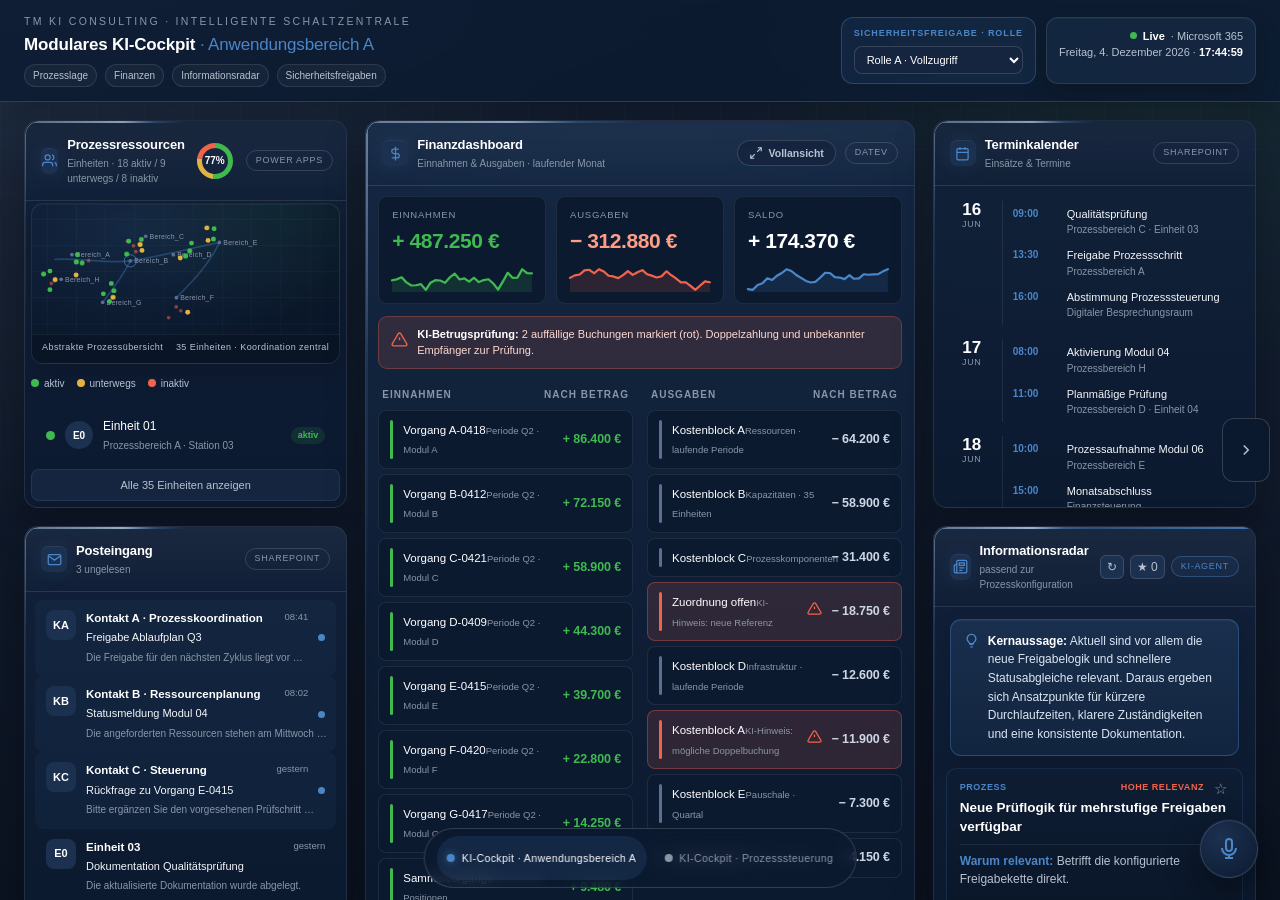
<file: cockpit-demo.html>
<!DOCTYPE html>
<html lang="de">
<head>
<meta charset="UTF-8">
<meta name="viewport" content="width=device-width, initial-scale=1">
<title>Modulare KI-Cockpits · Neutrale Demo · TM KI Consulting</title>
<link rel="icon" href="favicon.ico" />
<link rel="icon" type="image/png" sizes="32x32" href="favicon-32x32.png" />
<link rel="icon" type="image/png" sizes="16x16" href="favicon-16x16.png" />
<link rel="apple-touch-icon" href="apple-touch-icon.png" />
<link rel="canonical" href="https://www.tm-ki-consulting.de/cockpit-demo.html" />
<style>
  :root{
    --navy-900:#0a1628; --navy-800:#0f1d33; --navy-700:#152540; --navy-600:#1c3050;
    --white:#ffffff; --gray-2:#b8c2d0; --gray-3:#8a96a8;
    --line:rgba(255,255,255,.10); --line-strong:rgba(255,255,255,.16);
    --accent:#4a86c8;
  }
  *{box-sizing:border-box;}
  html,body{margin:0;padding:0;height:100%;overflow:hidden;background:var(--navy-900);
    font-family:'Inter','Segoe UI',Arial,sans-serif;}

  .slider{position:relative;width:100%;height:100%;overflow:hidden;}
  .track{
    display:flex;width:200%;height:100%;
    transition:transform .5s cubic-bezier(.22,.9,.3,1);
    will-change:transform;
  }
  .slide{width:50%;height:100%;flex:none;position:relative;}
  .slide iframe{width:100%;height:100%;border:0;display:block;background:var(--navy-900);}

  /* Pfeile */
  .nav-arrow{
    position:absolute; top:50%; transform:translateY(-50%); z-index:20;
    width:48px; height:64px; border-radius:12px; cursor:pointer;
    background:rgba(12,26,48,.72); border:1px solid var(--line-strong);
    color:var(--gray-2); backdrop-filter:blur(8px);
    display:flex; align-items:center; justify-content:center;
    transition:background .15s, color .15s, transform .15s, opacity .25s;
  }
  .nav-arrow:hover{ background:rgba(28,48,80,.9); color:#fff; }
  .nav-arrow.prev{ left:10px; }
  .nav-arrow.next{ right:10px; }
  .nav-arrow.hidden{ opacity:0; pointer-events:none; }

  /* Punkte + Beschriftung */
  .dots{
    position:absolute; left:50%; bottom:12px; transform:translateX(-50%); z-index:20;
    display:flex; gap:8px; align-items:center;
    background:rgba(12,26,48,.72); border:1px solid var(--line-strong);
    border-radius:999px; padding:7px 12px; backdrop-filter:blur(8px);
  }
  .dot-btn{
    display:flex; align-items:center; gap:7px; cursor:pointer;
    min-height:44px; background:transparent; border:0; padding:8px 10px; border-radius:999px;
    color:var(--gray-3); font-family:inherit; font-size:10.5px; letter-spacing:.04em;
    transition:color .15s, background .15s;
  }
  .dot-btn .d{ width:8px; height:8px; border-radius:50%; background:var(--gray-3); flex:none; transition:background .15s, box-shadow .15s; }
  .dot-btn.active{ color:#fff; background:rgba(74,134,200,.14); }
  .dot-btn.active .d{ background:var(--accent); box-shadow:0 0 8px rgba(74,134,200,.7); }
  .dot-btn:hover{ color:#fff; }

  /* Einmaliger Wisch-Hinweis */
  .swipe-hint{
    position:absolute; right:64px; top:50%; transform:translateY(-50%); z-index:19;
    background:rgba(12,26,48,.82); border:1px solid var(--line-strong);
    color:var(--gray-2); font-size:11.5px; border-radius:10px; padding:9px 13px;
    backdrop-filter:blur(8px); pointer-events:none;
    animation:hintFloat 2.2s ease-in-out infinite, hintFade .6s 7s ease forwards;
  }
  .swipe-hint b{ color:#fff; font-weight:600; }
  @keyframes hintFloat{ 0%,100%{ transform:translateY(-50%) translateX(0);} 50%{ transform:translateY(-50%) translateX(-6px);} }
  @keyframes hintFade{ to{ opacity:0; } }

  @media (max-width:640px){
    .nav-arrow{ width:44px; height:52px; }
    .nav-arrow.prev{ left:4px; }
    .nav-arrow.next{ right:4px; }
    .dots{ bottom:8px; padding:3px 8px; }
    .swipe-hint{ display:none; }
    .dot-btn span.lbl{ display:none; }
  }
  @media (prefers-reduced-motion: reduce){
    .track{ transition:none; }
    .swipe-hint{ animation:none; opacity:0; }
  }
</style>
</head>
<body>

<div class="slider" id="slider">
  <div class="track" id="track">
    <div class="slide">
      <iframe src="cockpit-anwendungsbereich-a.html" title="Modulares KI-Cockpit · Anwendungsbereich A" allow="microphone"></iframe>
    </div>
    <div class="slide">
      <iframe src="cockpit-prozesssteuerung.html" title="Modulares KI-Cockpit · Prozesssteuerung" loading="lazy"></iframe>
    </div>
  </div>

  <button class="nav-arrow prev hidden" id="btnPrev" aria-label="Voriges Cockpit">
    <svg width="18" height="18" viewBox="0 0 24 24" fill="none" stroke="currentColor" stroke-width="2"><polyline points="15 18 9 12 15 6"/></svg>
  </button>
  <button class="nav-arrow next" id="btnNext" aria-label="Nächstes Cockpit">
    <svg width="18" height="18" viewBox="0 0 24 24" fill="none" stroke="currentColor" stroke-width="2"><polyline points="9 18 15 12 9 6"/></svg>
  </button>

  <div class="swipe-hint" id="swipeHint">Wischen oder Pfeil: <b>zweites KI-Cockpit</b> ansehen →</div>

  <div class="dots" role="tablist" aria-label="Cockpit wählen">
    <button class="dot-btn active" id="dot0" onclick="goTo(0)" role="tab" aria-selected="true">
      <span class="d"></span><span class="lbl">KI-Cockpit · Anwendungsbereich A</span>
    </button>
    <button class="dot-btn" id="dot1" onclick="goTo(1)" role="tab" aria-selected="false">
      <span class="d"></span><span class="lbl">KI-Cockpit · Prozesssteuerung</span>
    </button>
  </div>
</div>

<script>
(function(){
  let current = 0;
  const track = document.getElementById("track");
  const btnPrev = document.getElementById("btnPrev");
  const btnNext = document.getElementById("btnNext");
  const hint = document.getElementById("swipeHint");

  window.goTo = function(i){
    current = Math.max(0, Math.min(1, i));
    track.style.transform = "translateX(" + (current * -50) + "%)";
    btnPrev.classList.toggle("hidden", current === 0);
    btnNext.classList.toggle("hidden", current === 1);
    for (const n of [0,1]) {
      const d = document.getElementById("dot" + n);
      d.classList.toggle("active", n === current);
      d.setAttribute("aria-selected", n === current ? "true" : "false");
    }
    if (hint) hint.style.display = "none";
  };

  btnPrev.addEventListener("click", function(){ goTo(current - 1); });
  btnNext.addEventListener("click", function(){ goTo(current + 1); });

  document.addEventListener("keydown", function(e){
    if (e.key === "ArrowRight") goTo(current + 1);
    if (e.key === "ArrowLeft") goTo(current - 1);
  });

  /* Wischgesten aus den eingebetteten Cockpits (postMessage) */
  window.addEventListener("message", function(e){
    const d = e.data;
    if (!d || d.type !== "cockpit-swipe") return;
    goTo(current + (d.dir === "next" ? 1 : -1));
  });

  /* Wischgesten direkt auf dem Wrapper (Raender, Pfeile, Punkte) */
  let sx=0, sy=0, st=0;
  document.addEventListener("touchstart", function(e){
    const t=e.touches[0]; sx=t.clientX; sy=t.clientY; st=Date.now();
  }, {passive:true});
  document.addEventListener("touchend", function(e){
    const t=e.changedTouches[0];
    const dx=t.clientX-sx, dy=t.clientY-sy;
    if (Date.now()-st < 800 && Math.abs(dx) > 70 && Math.abs(dx) > 1.8*Math.abs(dy)) {
      goTo(current + (dx < 0 ? 1 : -1));
    }
  }, {passive:true});
})();
</script>
</body>
</html>
</file>
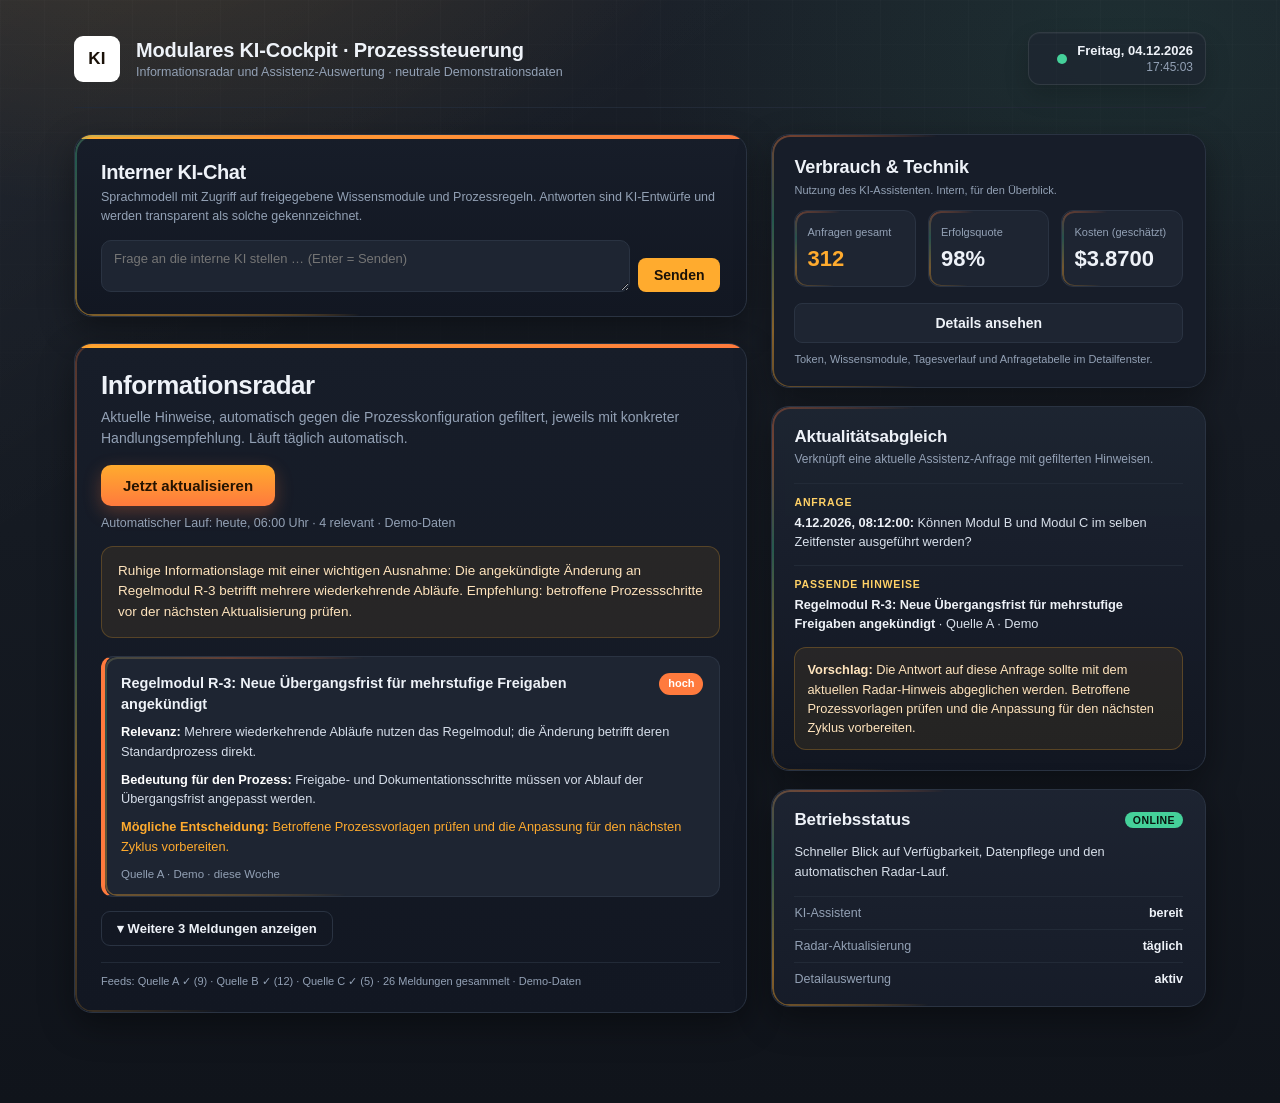
<file: cockpit-prozesssteuerung.html>
<!DOCTYPE html>
<html lang="de">
<head>
<meta charset="UTF-8" />
<meta name="viewport" content="width=device-width, initial-scale=1.0" />
<title>Modulares KI-Cockpit · Prozesssteuerung · TM KI Consulting</title>
<link rel="icon" href="favicon.ico" />
<link rel="icon" type="image/png" sizes="32x32" href="favicon-32x32.png" />
<link rel="icon" type="image/png" sizes="16x16" href="favicon-16x16.png" />
<link rel="apple-touch-icon" href="apple-touch-icon.png" />
<style>
  :root {
    --bg: #0e1116;
    --bg-2: #121722;
    --panel: #171d29;
    --panel-2: #1e2532;
    --border: #2a3342;
    --border-soft: #222a37;
    --text: #eef2f8;
    --muted: #93a1b5;
    --accent: #ffab2e;
    --accent-2: #ff7a3d;
    --accent-soft: #ffd166;
    --green: #45d19a;
    --red: #ff5c6c;
    --amber: #ffc247;
    --shadow: 0 12px 34px rgba(0,0,0,0.38);
  }
  * { box-sizing: border-box; }
  body {
    margin: 0;
    color: var(--text);
    font-family: -apple-system, BlinkMacSystemFont, "Segoe UI", Roboto, sans-serif;
    background:
      radial-gradient(900px 520px at 12% -10%, rgba(255,171,46,0.13), transparent 62%),
      radial-gradient(860px 560px at 88% 4%, rgba(69,209,154,0.09), transparent 58%),
      linear-gradient(145deg, rgba(255,255,255,0.035), transparent 28%),
      linear-gradient(180deg, #1a1f28 0%, #151a22 48%, #10141b 100%);
    padding: 0;
  }
  body::before {
    content: "";
    position: fixed; inset: 0; pointer-events: none;
    background:
      linear-gradient(90deg, rgba(255,255,255,0.028) 1px, transparent 1px),
      linear-gradient(180deg, rgba(255,255,255,0.022) 1px, transparent 1px);
    background-size: 44px 44px;
    mask-image: linear-gradient(180deg, rgba(0,0,0,0.55), transparent 72%);
  }
  h1 { font-size: 22px; margin: 0 0 4px; }
  .sub { color: var(--muted); font-size: 13px; margin-bottom: 24px; }
  .row { display: flex; flex-wrap: wrap; gap: 16px; }
  .filters {
    background: var(--panel);
    border: 1px solid var(--border);
    border-radius: 12px;
    padding: 16px;
    display: flex;
    flex-wrap: wrap;
    gap: 16px;
    align-items: flex-end;
    margin-bottom: 24px;
  }
  .field { display: flex; flex-direction: column; gap: 6px; }
  .field label { font-size: 12px; color: var(--muted); }
  input, select {
    background: var(--panel-2);
    border: 1px solid var(--border);
    color: var(--text);
    padding: 8px 10px;
    border-radius: 8px;
    font-size: 14px;
  }
  button {
    background: var(--accent);
    color: #1a1108;
    border: none;
    padding: 9px 16px;
    border-radius: 8px;
    font-weight: 600;
    cursor: pointer;
    font-size: 14px;
  }
  button.ghost { background: var(--panel-2); color: var(--text); border: 1px solid var(--border); }
  .kpis { display: grid; grid-template-columns: repeat(auto-fit, minmax(180px, 1fr)); gap: 16px; margin-bottom: 24px; }
  .kpi {
    background: var(--panel);
    border: 1px solid var(--border);
    border-radius: 12px;
    padding: 18px;
  }
  .kpi .label { font-size: 12px; color: var(--muted); margin-bottom: 8px; }
  .kpi .value { font-size: 26px; font-weight: 700; }
  .kpi .value.accent { color: var(--accent); }
  .panel {
    background: var(--panel);
    border: 1px solid var(--border);
    border-radius: 12px;
    padding: 18px;
    margin-bottom: 24px;
  }
  .panel h2 { font-size: 15px; margin: 0 0 16px; }
  .chart-wrap { position: relative; height: 300px; }
  .half { flex: 1 1 360px; }
  table { width: 100%; border-collapse: collapse; font-size: 13px; }
  th, td { text-align: left; padding: 10px; border-bottom: 1px solid var(--border); vertical-align: top; }
  th { color: var(--muted); font-weight: 600; font-size: 12px; }
  td.q, td.a { max-width: 320px; }
  .pill { display: inline-block; padding: 2px 8px; border-radius: 999px; font-size: 11px; background: var(--panel-2); border: 1px solid var(--border); }
  .pill.ok { color: var(--green); }
  .pill.err { color: var(--red); }
  .pill.channel-public { color: #9aa4b2; }
  .pill.channel-internal { color: #6ea8fe; border-color: #6ea8fe; }
  .pager { display: flex; gap: 8px; align-items: center; margin-top: 16px; }
  .hidden { display: none; }
  .note { font-size: 11px; color: var(--muted); margin-top: 6px; }

  /* --- Fachanalyse-Detailansicht (Modal) --- */
  .modal-backdrop {
    position: fixed; inset: 0; background: rgba(0,0,0,0.65);
    display: flex; align-items: flex-start; justify-content: center;
    padding: 40px 16px; z-index: 100; overflow-y: auto;
  }
  .modal-backdrop.hidden { display: none !important; }
  #advisoryModal { z-index: 120; }
  .modal {
    background: var(--panel); border: 1px solid var(--border);
    border-radius: 14px; max-width: 980px; width: 100%;
    padding: 24px; position: relative;
  }
  .modal h2 { margin: 0 0 4px; font-size: 18px; }
  .modal .close-btn {
    position: absolute; top: 14px; right: 14px;
    background: var(--panel-2); color: var(--text);
    border: 1px solid var(--border); border-radius: 8px;
    padding: 4px 10px; cursor: pointer; font-size: 14px;
  }
  .pair-grid { display: grid; grid-template-columns: 1fr; gap: 16px; margin-top: 16px; }
  @media (min-width: 860px) { .pair-grid.two { grid-template-columns: 1fr 1fr; } }
  .pair-col {
    background: var(--panel-2); border: 1px solid var(--border);
    border-radius: 10px; padding: 14px;
  }
  .pair-col h3 { margin: 0 0 8px; font-size: 13px; color: var(--muted); text-transform: uppercase; letter-spacing: 0.04em; }
  .pair-col .body { font-size: 13px; line-height: 1.55; white-space: pre-wrap; word-break: break-word; }
  .adv-section { margin-top: 16px; }
  .adv-section h3 {
    font-size: 13px; margin: 0 0 8px; color: var(--accent-soft);
    border-bottom: 1px solid var(--border); padding-bottom: 6px;
  }
  .adv-kv { display: grid; grid-template-columns: 220px 1fr; gap: 4px 12px; font-size: 13px; }
  .adv-kv .k { color: var(--muted); }
  .adv-list { margin: 0; padding-left: 18px; font-size: 13px; line-height: 1.6; }
  .offer-card {
    background: var(--panel-2); border: 1px solid var(--border);
    border-radius: 10px; padding: 12px; margin-bottom: 8px;
  }
  .offer-card .title { font-weight: 600; font-size: 13px; }
  .offer-card .rationale { font-size: 12px; color: var(--muted); margin-top: 4px; }
  .fit-hoch { color: var(--green); }
  .fit-mittel { color: var(--accent-soft); }
  .fit-niedrig { color: var(--muted); }
  .badge-pending { color: var(--accent-soft); }
  .mini-btn {
    background: var(--panel-2); color: var(--accent-soft);
    border: 1px solid var(--border); border-radius: 8px;
    padding: 3px 10px; cursor: pointer; font-size: 12px;
  }
  .process-section { margin-bottom: 10px; }
  .process-section .sec-title { font-weight: 600; font-size: 12.5px; color: var(--text); }
  .process-section .sec-body { font-size: 12.5px; color: var(--muted); white-space: pre-wrap; margin-top: 2px; }

  /* --- Interner Dashboard-Chat --- */
  .dash-chat-msgs {
    display: flex; flex-direction: column; gap: 8px;
    max-height: 340px; overflow-y: auto; margin-bottom: 10px;
  }
  .dash-chat-msgs:empty { display: none; }
  .chat-msg {
    border: 1px solid var(--border); border-radius: 10px;
    background: var(--panel-2); padding: 10px 12px;
    font-size: 13px; line-height: 1.55;
    white-space: pre-wrap; word-break: break-word; max-width: 88%;
  }
  .chat-msg.user { align-self: flex-end; border-color: var(--accent-soft); }
  .chat-msg.ai { align-self: flex-start; border-left: 3px solid var(--accent-soft); }
  .chat-msg.pending { color: var(--muted); font-style: italic; }
  .dash-chat-inputrow { display: flex; gap: 8px; align-items: flex-end; }
  .dash-chat-inputrow textarea {
    flex: 1; resize: vertical; min-height: 44px;
    background: var(--panel-2); color: var(--text);
    border: 1px solid var(--border); border-radius: 10px;
    padding: 10px 12px; font-size: 13px; font-family: inherit;
  }
  .dash-chat-inputrow textarea:focus { outline: none; border-color: var(--accent-soft); }
  .chat-hero { padding: 22px 26px 20px; }
  .chat-hero .hero-title { font-size: 20px; }
  .chat-hero .hero-tagline { font-size: 12.5px; margin-top: 4px; }
  .chat-hero .hero-head { margin-bottom: 14px; }
  .chat-hero .dash-chat-msgs { max-height: 380px; }

  #app { max-width: 1180px; margin: 0 auto; padding: 26px 24px 64px; }

  .topbar {
    display: flex; align-items: center; gap: 16px;
    padding: 6px 0 22px; margin-bottom: 26px;
    border-bottom: 1px solid var(--border-soft);
  }
  .topbar .brandmark {
    height: 46px; width: 46px; border-radius: 9px; background: #fff;
    display: flex; align-items: center; justify-content: center;
    color: #1a1108; font-weight: 800; font-size: 17px; letter-spacing: 0.02em;
    flex: none;
  }
  .brandtitle { font-size: 20px; font-weight: 700; letter-spacing: -0.01em; }
  .brandsub { font-size: 12.5px; color: var(--muted); margin-top: 3px; }
  .brandspacer { flex: 1; }
  .live-status {
    display: flex; align-items: center; gap: 10px;
    min-width: 178px; justify-content: flex-end;
    color: var(--muted); font-size: 12px; text-align: right;
    background: rgba(30,37,50,0.68);
    border: 1px solid rgba(255,255,255,0.09);
    border-radius: 12px;
    padding: 10px 12px;
    box-shadow: inset 0 1px 0 rgba(255,255,255,0.04), 0 10px 24px rgba(0,0,0,0.18);
  }
  .online-dot {
    width: 10px; height: 10px; border-radius: 50%;
    background: var(--green); box-shadow: 0 0 0 0 rgba(69,209,154,0.58);
    animation: onlinePulse 1.45s ease-in-out infinite;
  }
  .live-day { color: var(--text); font-weight: 650; font-size: 13px; }
  .live-time { margin-top: 2px; font-variant-numeric: tabular-nums; }

  /* Hero */
  .radar-hero {
    position: relative; overflow: hidden;
    background: linear-gradient(180deg, var(--panel) 0%, var(--bg-2) 100%);
    border: 1px solid var(--border); border-radius: 18px;
    padding: 26px 26px 24px; box-shadow: var(--shadow); margin-bottom: 26px;
  }
  .radar-hero::before {
    content: ""; position: absolute; inset: 0 0 auto 0; height: 4px;
    background: linear-gradient(90deg, var(--accent), var(--accent-2));
  }
  .hero-head { display: flex; align-items: flex-start; justify-content: space-between; gap: 16px; flex-wrap: wrap; margin-bottom: 10px; }
  .hero-title { font-size: 26px; margin: 0; letter-spacing: -0.02em; }
  .hero-tagline { color: var(--muted); font-size: 14px; margin-top: 6px; max-width: 640px; line-height: 1.5; }
  .hero-actions { display: flex; gap: 10px; }
  #radarBtn {
    background: linear-gradient(180deg, var(--accent), var(--accent-2));
    color: #241300; font-weight: 700; font-size: 15px; padding: 12px 22px;
    border-radius: 10px; box-shadow: 0 6px 18px rgba(255,122,61,0.28);
  }
  #radarBtn:disabled { opacity: 0.6; cursor: default; box-shadow: none; }
  .hero-status { color: var(--muted); font-size: 12.5px; margin: 2px 0 16px; }

  .radar-grid { display: grid; gap: 16px; grid-template-columns: repeat(auto-fill, minmax(340px, 1fr)); }
  .radar-card {
    background: var(--panel-2); border: 1px solid var(--border);
    border-left: 4px solid var(--border); border-radius: 12px; padding: 16px;
    transition: transform .12s ease, box-shadow .12s ease;
  }
  .radar-card:hover { transform: translateY(-2px); box-shadow: var(--shadow); }
  .radar-card.card-hoch   { border-left-color: var(--accent-2); }
  .radar-card.card-mittel { border-left-color: var(--amber); }
  .radar-card.card-niedrig{ border-left-color: var(--border); }
  .radar-card .title { font-size: 14.5px; font-weight: 650; line-height: 1.4; display: flex; gap: 10px; justify-content: space-between; align-items: flex-start; }
  .radar-card .rationale { font-size: 12.8px; line-height: 1.55; margin-top: 8px; color: #d6deea; }
  .radar-card .rationale strong { color: #fff; font-weight: 600; }
  .radar-card .rationale.decision { color: var(--accent); }
  .radar-card .rationale.decision strong { color: var(--accent); }
  .radar-card .src { margin-top: 11px; font-size: 11.5px; color: var(--muted); }
  .radar-card .src a { color: #7db3ff; text-decoration: none; }
  .radar-card .src a:hover { text-decoration: underline; }
  .radar-summary-box {
    background: rgba(255,171,46,0.08); border: 1px solid rgba(255,171,46,0.22);
    border-radius: 12px; padding: 14px 16px; margin-bottom: 18px;
    font-size: 13.5px; line-height: 1.55; color: #ffe4bd;
  }
  .radar-feeds { margin-top: 16px; padding-top: 12px; border-top: 1px solid var(--border-soft); }

  /* Relevanz-Pills */
  .pill.fit-hoch   { color: #fff; background: var(--accent-2); border-color: transparent; }
  .pill.fit-mittel { color: #241300; background: var(--amber); border-color: transparent; }
  .pill.fit-niedrig{ color: var(--muted); }

  /* Zwei-Spalten-Cockpit */
  .cockpit-grid { display: grid; grid-template-columns: minmax(0, 1.55fr) minmax(0, 1fr); gap: 24px; align-items: start; }
  .col-left { margin-bottom: 0; }
  .col-right { display: block; }
  .col-right .side-panel {
    background: var(--panel); border: 1px solid var(--border);
    border-radius: 18px; padding: 22px; box-shadow: var(--shadow);
  }
  .side-title { font-size: 18px; margin: 0 0 4px; letter-spacing: -0.01em; }

  .radar-top { margin-bottom: 0; }
  .radar-rest { display: grid; gap: 14px; margin-top: 14px; }
  .radar-rest.hidden { display: none; }
  .linkbtn {
    background: transparent; border: 1px solid var(--border); color: var(--text);
    padding: 9px 15px; border-radius: 9px; font-size: 13px; font-weight: 600; margin-top: 14px;
  }
  .linkbtn:hover { border-color: var(--accent); color: var(--accent); }
  .linkbtn.hidden { display: none; }

  .stat-row { display: grid; grid-template-columns: repeat(3, 1fr); gap: 12px; margin: 14px 0 4px; }
  .stat { background: var(--panel-2); border: 1px solid var(--border); border-radius: 12px; padding: 14px 12px; }
  .stat .label { font-size: 11px; color: var(--muted); margin-bottom: 7px; line-height: 1.3; }
  .stat .value { font-size: 22px; font-weight: 700; }
  .stat .value.accent { color: var(--accent); }
  .side-actions { margin-top: 16px; }
  button.ghost.wide {
    width: 100%; padding: 11px; font-weight: 600;
    transition: transform .14s ease, border-color .14s ease, color .14s ease, box-shadow .14s ease, background .14s ease;
  }
  button.ghost.wide:hover {
    background: rgba(255,171,46,0.10);
    border-color: rgba(255,171,46,0.72);
    color: var(--accent-soft);
    box-shadow: 0 0 0 1px rgba(255,171,46,0.16), 0 8px 22px rgba(255,171,46,0.12);
    transform: translateY(-1px);
  }
  .side-mini { margin-top: 10px; }
  .ops-card {
    background: linear-gradient(180deg, rgba(30,37,50,0.96), rgba(23,29,41,0.96));
    border: 1px solid var(--border); border-radius: 18px;
    padding: 20px 22px; margin-top: 18px; box-shadow: var(--shadow);
  }
  .ops-head { display: flex; align-items: center; justify-content: space-between; gap: 12px; }
  .ops-title { font-size: 17px; font-weight: 700; letter-spacing: -0.01em; }
  .ops-badge {
    color: #09150f; background: var(--green); border: 0;
    font-weight: 700; font-size: 10.5px; letter-spacing: 0.04em;
  }
  .ops-copy { color: #d8e0eb; font-size: 12.8px; line-height: 1.55; margin: 12px 0 14px; }
  .ops-list { display: grid; gap: 9px; margin: 0; padding: 0; list-style: none; }
  .ops-list li {
    display: flex; justify-content: space-between; gap: 14px;
    border-top: 1px solid var(--border-soft); padding-top: 9px;
    font-size: 12.5px; color: var(--muted);
  }
  .ops-list strong { color: var(--text); font-weight: 650; }
  .context-card {
    background: linear-gradient(180deg, rgba(30,37,50,0.96), rgba(18,23,34,0.98));
    border: 1px solid var(--border); border-radius: 18px;
    padding: 20px 22px; margin-top: 18px; box-shadow: var(--shadow);
  }
  .context-title { font-size: 17px; font-weight: 700; letter-spacing: -0.01em; margin-bottom: 4px; }
  .context-sub { color: var(--muted); font-size: 12px; line-height: 1.45; }
  .context-block {
    margin-top: 14px; padding-top: 12px; border-top: 1px solid var(--border-soft);
  }
  .context-label {
    color: var(--accent-soft); font-size: 10.5px; font-weight: 700;
    letter-spacing: 0.08em; text-transform: uppercase; margin-bottom: 5px;
  }
  .context-text { color: #d8e0eb; font-size: 12.8px; line-height: 1.5; }
  .context-text strong { color: var(--text); }
  .context-suggestion {
    margin-top: 14px; padding: 12px;
    border: 1px solid rgba(255,171,46,0.24); border-radius: 12px;
    background: rgba(255,171,46,0.08);
    color: #ffe4bd; font-size: 12.8px; line-height: 1.5;
  }
  .kpis.two { grid-template-columns: 1fr 1fr; }
  .chart-block { margin-top: 18px; }
  .chart-block h2, .table-block h2 { font-size: 14px; margin: 0 0 10px; }
  .table-block { margin-top: 20px; }
  .table-scroll { overflow-x: auto; }
  .col-right .chart-wrap { height: 220px; }
  .col-right .filters { padding: 12px; gap: 12px; }

  .radar-hero, .radar-card, .col-right .side-panel, .ops-card, .context-card, .stat, .panel {
    position: relative;
    overflow: hidden;
  }
  .radar-hero::after, .radar-card::after, .col-right .side-panel::after, .ops-card::after, .context-card::after,
  .stat::after, .panel::after {
    content: "";
    position: absolute; inset: 0; border-radius: inherit; padding: 1.5px;
    background: conic-gradient(
      from var(--glow-angle, 0deg),
      transparent 0 58%,
      rgba(255,171,46,0.52) 70%,
      rgba(69,209,154,0.36) 78%,
      rgba(255,122,61,0.42) 84%,
      transparent 94% 100%
    );
    -webkit-mask: linear-gradient(#000 0 0) content-box, linear-gradient(#000 0 0);
    -webkit-mask-composite: xor;
    mask: linear-gradient(#000 0 0) content-box, linear-gradient(#000 0 0);
    mask-composite: exclude;
    pointer-events: none;
    opacity: 0.92;
    animation: glowFlow 8s linear infinite;
  }
  .radar-card::after, .stat::after { opacity: 0.72; animation-duration: 10s; }
  @property --glow-angle {
    syntax: "<angle>";
    inherits: false;
    initial-value: 0deg;
  }
  @keyframes glowFlow { to { --glow-angle: 360deg; } }
  @keyframes onlinePulse {
    0%, 100% { opacity: 1; box-shadow: 0 0 0 0 rgba(69,209,154,0.5), 0 0 12px rgba(69,209,154,0.45); }
    50% { opacity: 0.48; box-shadow: 0 0 0 7px rgba(69,209,154,0.0), 0 0 18px rgba(69,209,154,0.35); }
  }

  /* --- Selbst gehostete Charts (SVG / CSS statt externer Chart-Bibliothek) --- */
  .svg-chart { width: 100%; height: 100%; display: block; }
  .svg-chart .grid-line { stroke: #3a3d43; stroke-width: 1; }
  .svg-chart .axis-label { fill: #94a0ae; font-size: 11px; }
  .svg-chart .tl-line { fill: none; stroke: #ffb000; stroke-width: 2.4; stroke-linecap: round; stroke-linejoin: round; }
  .svg-chart .tl-area { fill: rgba(255,176,0,0.12); stroke: none; }
  .svg-chart .tl-dot { fill: #ffb000; }
  .donut-wrap { display: flex; align-items: center; justify-content: center; gap: 26px; height: 100%; flex-wrap: wrap; }
  .donut {
    width: 190px; height: 190px; border-radius: 50%;
    position: relative; flex: none;
  }
  .donut::after {
    content: ""; position: absolute; inset: 26%; border-radius: 50%;
    background: var(--panel);
  }
  .donut .center-num {
    position: absolute; inset: 0; display: flex; flex-direction: column;
    align-items: center; justify-content: center; z-index: 1;
  }
  .donut .center-num b { font-size: 24px; }
  .donut .center-num span { font-size: 10.5px; color: var(--muted); }
  .donut-legend { display: grid; gap: 8px; font-size: 12.5px; }
  .donut-legend .lg { display: flex; align-items: center; gap: 8px; color: var(--text); }
  .donut-legend .dot { width: 10px; height: 10px; border-radius: 3px; flex: none; }
  .donut-legend .n { color: var(--muted); }

  .foot { font-size: 10px; color: var(--muted); text-align: center; padding: 18px 24px 10px; }

  @media (max-width: 1000px) {
    .cockpit-grid { grid-template-columns: 1fr; }
  }
  @media (max-width: 768px) {
    html, body { overflow-x: hidden; }
    #app { padding: 20px 18px 56px; }
    .radar-grid { grid-template-columns: repeat(auto-fit, minmax(min(100%, 280px), 1fr)); }
    .filters { align-items: stretch; }
    .field { min-width: min(100%, 180px); flex: 1 1 180px; }
    button, select, input, textarea, .close-btn, .linkbtn { min-height: 44px; }
    .hero-head { align-items: flex-start; }
    .pair-grid.two, .row { grid-template-columns: 1fr; display: grid; }
    .panel.half { width: 100%; }
    .modal-backdrop { padding: 14px; }
    .modal { padding: 20px; max-height: calc(100dvh - 28px); overflow-y: auto; }
    .adv-kv { grid-template-columns: minmax(110px, .7fr) 1fr; }
  }
  @media (max-width: 560px) {
    #app { padding: 18px 14px 48px; }
    .topbar { align-items: flex-start; flex-wrap: wrap; }
    .brandspacer { display: none; }
    .live-status { width: 100%; justify-content: flex-start; text-align: left; }
    .hero-title { font-size: 22px; }
    .stat-row { grid-template-columns: 1fr; }
    .ops-list li { flex-direction: column; gap: 3px; }
    .brandmark { width: 44px; height: 44px; }
    .brandtitle { font-size: 17px; }
    .brandsub, .hero-tagline { font-size: 12px; }
    .hero-head { flex-direction: column; gap: 14px; }
    .hero-actions, .hero-actions button { width: 100%; }
    .dash-chat-inputrow { flex-direction: column; }
    .dash-chat-inputrow button { width: 100%; }
    .kpis.two { grid-template-columns: 1fr; }
    .donut-wrap { flex-direction: column; }
    .adv-kv { grid-template-columns: 1fr; }
    .pager { flex-wrap: wrap; justify-content: center; }
    .table-scroll { margin-inline: -8px; padding-inline: 8px; }
    table { min-width: 760px; }
  }
  @media (prefers-reduced-motion: reduce) {
    *, *::before, *::after { animation: none !important; transition: none !important; }
  }
</style>
</head>
<body>

<div id="app">
  <header class="topbar">
    <div class="brandmark" aria-hidden="true">KI</div>
    <div class="brandtext">
      <div class="brandtitle">Modulares KI-Cockpit · Prozesssteuerung</div>
      <div class="brandsub">Informationsradar und Assistenz-Auswertung · neutrale Demonstrationsdaten</div>
    </div>
    <div class="brandspacer"></div>
    <div class="live-status" aria-label="Dashboard online">
      <span class="online-dot" aria-hidden="true"></span>
      <div>
        <div class="live-day" id="liveDay">--</div>
        <div class="live-time" id="liveTime">--:--:--</div>
      </div>
    </div>
  </header>

  <div class="cockpit-grid">

    <!-- Linke Spalte: interner KI-Chat + Informationsradar -->
    <div class="col-left">

    <section class="radar-hero chat-hero" id="internalChatPanel">
      <div class="hero-head">
        <div>
          <h2 class="hero-title">Interner KI-Chat</h2>
          <div class="hero-tagline">
            Sprachmodell mit Zugriff auf freigegebene Wissensmodule und Prozessregeln.
            Antworten sind KI-Entwürfe und werden transparent als solche gekennzeichnet.
            <span id="chatModel-main"></span>
          </div>
        </div>
      </div>
      <div class="dash-chat-msgs" id="chatMsgs-main"></div>
      <div class="dash-chat-inputrow">
        <textarea id="chatInput-main" rows="2"
            placeholder="Frage an die interne KI stellen … (Enter = Senden)"></textarea>
        <button id="chatSend-main" onclick="sendChat('main')">Senden</button>
      </div>
    </section>

    <section class="radar-hero" id="radarPanel">
      <div class="hero-head">
        <div>
          <h2 class="hero-title">Informationsradar</h2>
          <div class="hero-tagline">
            Aktuelle Hinweise, automatisch gegen die Prozesskonfiguration gefiltert,
            jeweils mit konkreter Handlungsempfehlung. Läuft täglich automatisch.
          </div>
        </div>
        <div class="hero-actions">
          <button id="radarBtn" onclick="runRadar()">Jetzt aktualisieren</button>
        </div>
      </div>
      <div id="radarStatus" class="hero-status"></div>
      <div id="radarSummary"></div>
      <div id="radarTop" class="radar-top"></div>
      <div id="radarRest" class="radar-rest hidden"></div>
      <button id="radarToggle" class="linkbtn hidden" onclick="toggleRadarRest()"></button>
      <div id="radarFeeds" class="note radar-feeds"></div>
    </section>

    </div><!-- /col-left -->

    <!-- Rechte Spalte: Kernkennzahlen, Aktualitätsabgleich, Betriebsstatus -->
    <aside class="col-right">
      <div class="side-panel">
        <h2 class="side-title">Verbrauch &amp; Technik</h2>
        <div class="note">Nutzung des KI-Assistenten. Intern, für den Überblick.</div>

        <div class="stat-row">
          <div class="stat"><div class="label">Anfragen gesamt</div><div class="value accent" id="kpiRequests">–</div></div>
          <div class="stat"><div class="label">Erfolgsquote</div><div class="value" id="kpiSuccess">–</div></div>
          <div class="stat"><div class="label">Kosten (geschätzt)</div><div class="value" id="kpiCost">–</div></div>
        </div>

        <div class="side-actions">
          <button class="ghost wide" onclick="openTech()">Details ansehen</button>
        </div>
        <div class="note side-mini">Token, Wissensmodule, Tagesverlauf und Anfragetabelle im Detailfenster.</div>
      </div>

      <div class="context-card" id="contextCard">
        <div class="context-title">Aktualitätsabgleich</div>
        <div class="context-sub">Verknüpft eine aktuelle Assistenz-Anfrage mit gefilterten Hinweisen.</div>
        <div class="context-block">
          <div class="context-label">Anfrage</div>
          <div class="context-text" id="contextQuestion">Lade aktuelle Anfrage ...</div>
        </div>
        <div class="context-block">
          <div class="context-label">Passende Hinweise</div>
          <div class="context-text" id="contextNews">Lade Informationsradar ...</div>
        </div>
        <div class="context-suggestion" id="contextSuggestion">
          Aktualitätsbezogener Vorschlag wird geladen.
        </div>
      </div>

      <div class="ops-card">
        <div class="ops-head">
          <div class="ops-title">Betriebsstatus</div>
          <span class="pill ops-badge">ONLINE</span>
        </div>
        <div class="ops-copy">
          Schneller Blick auf Verfügbarkeit, Datenpflege und den automatischen Radar-Lauf.
        </div>
        <ul class="ops-list">
          <li><span>KI-Assistent</span><strong>bereit</strong></li>
          <li><span>Radar-Aktualisierung</span><strong>täglich</strong></li>
          <li><span>Detailauswertung</span><strong>aktiv</strong></li>
        </ul>
      </div>
    </aside>

  </div>

</div>

<!-- Detailansicht: öffentliche Antwort + interne Fachanalyse als Paar -->
<div id="advisoryModal" class="modal-backdrop hidden" onclick="if(event.target===this) closeAdvisory()">
  <div class="modal">
    <button class="close-btn" onclick="closeAdvisory()">✕ Schließen</button>
    <h2>Fachanalyse zur Anfrage</h2>
    <div class="sub" id="advMeta"></div>
    <div id="advContent">Lade …</div>

    <div class="adv-section">
      <h3>Rückfragen an die interne KI</h3>
      <div class="note" style="margin:0 0 10px">
        Interner Kanal mit Zugriff auf die Knowledge Base: Fachwissen, Regelwerk,
        freigegebene Wissensmodule und Prozessregeln. Die geöffnete Analyse wird als Kontext
        mitgegeben. Antworten sind transparent gekennzeichnete KI-Entwürfe.
        <span id="chatModel-adv"></span>
      </div>
      <div class="dash-chat-msgs" id="chatMsgs-adv"></div>
      <div class="dash-chat-inputrow">
        <textarea id="chatInput-adv" rows="2"
          placeholder="Rückfrage zur Analyse oder neue Fachfrage stellen … (Enter = Senden)"></textarea>
        <button id="chatSend-adv" onclick="sendChat('adv')">Senden</button>
      </div>
    </div>
  </div>
</div>

<!-- Technik-Detail: breites Overlay -->
<div id="techModal" class="modal-backdrop hidden" onclick="if(event.target===this) closeTech()">
  <div class="modal">
    <button class="close-btn" onclick="closeTech()">✕ Schließen</button>
    <h2>Verbrauch &amp; Technik</h2>
    <div class="sub">Nutzung, Token, Kosten und Anfrageverlauf des KI-Assistenten. Interner Blick.</div>

    <div class="filters" style="margin-top:16px">
      <div class="field">
        <label>Von (Tag)</label>
        <input type="date" id="from" />
      </div>
      <div class="field">
        <label>Bis (Tag)</label>
        <input type="date" id="to" />
      </div>
      <div class="field">
        <label>Modell</label>
        <select id="model"><option value="">Alle</option></select>
      </div>
      <div class="field">
        <label>Kanal</label>
        <select id="channel">
          <option value="">Alle</option>
          <option value="public">Public (Website)</option>
          <option value="internal">Intern (Fachanalyse)</option>
        </select>
      </div>
      <button onclick="loadAll()">Filtern</button>
      <button class="ghost" onclick="resetFilters()">Zurücksetzen</button>
      <button class="ghost" onclick="exportCsv()">CSV-Export</button>
    </div>

    <div class="kpis two" style="margin-bottom:20px">
      <div class="kpi"><div class="label">Token gesamt (geschätzt)</div><div class="value" id="kpiTokens">–</div></div>
      <div class="kpi"><div class="label">Mit Wissensmodul</div><div class="value" id="kpiDb">–</div></div>
    </div>

    <div class="row">
      <div class="panel half">
        <h2>Anfragen pro Tag</h2>
        <div class="chart-wrap" id="timelineChart"></div>
      </div>
      <div class="panel half">
        <h2>Anfragen nach Modell</h2>
        <div class="chart-wrap" id="modelChart"></div>
      </div>
    </div>

    <div class="panel">
      <h2>Anfragen-Verlauf (Frage &amp; Antwort)</h2>
      <div class="note" style="margin-bottom:10px">
        Jede Website-Anfrage erscheint hier einmal (interne Fachanalyse). Über
        „Analyse öffnen“ siehst du öffentliche Antwort und Fachanalyse nebeneinander.
      </div>
      <div class="table-scroll">
        <table>
          <thead>
            <tr>
              <th>Zeitpunkt</th><th>Modell</th><th>Kanal</th><th>Frage</th><th>Antwort</th>
              <th>Token (E/A)</th><th>Kosten</th><th>DB</th><th>Status</th><th>Fachanalyse</th>
            </tr>
          </thead>
          <tbody id="entriesBody"></tbody>
        </table>
      </div>
      <div class="pager">
        <button class="ghost" onclick="prevPage()">‹ Zurück</button>
        <span id="pageInfo" class="sub" style="margin:0"></span>
        <button class="ghost" onclick="nextPage()">Weiter ›</button>
      </div>
    </div>
  </div>
</div>

<script>
/* =====================================================================
   Demo-Modus: alle Daten sind statisch und neutral.
   Keine Server-Anbindung, keine externen Bibliotheken.
   ===================================================================== */

let offset = 0;
const LIMIT = 25;
let totalEntries = 0;

function updateLiveClock() {
  const now = new Date();
  const dayEl = document.getElementById("liveDay");
  const timeEl = document.getElementById("liveTime");
  if (!dayEl || !timeEl) return;
  dayEl.textContent = new Intl.DateTimeFormat("de-DE", {
    weekday: "long", day: "2-digit", month: "2-digit", year: "numeric"
  }).format(now);
  timeEl.textContent = new Intl.DateTimeFormat("de-DE", {
    hour: "2-digit", minute: "2-digit", second: "2-digit"
  }).format(now);
}
updateLiveClock();
setInterval(updateLiveClock, 1000);

function fmtNum(n) { return Number(n || 0).toLocaleString("de-DE"); }
function fmtCost(n) { return "$" + Number(n || 0).toFixed(4); }
function esc(s) { return String(s || "").replace(/[&<>]/g, c => ({"&":"&amp;","<":"&lt;",">":"&gt;"}[c])); }
function truncateText(s, max = 170) {
  const text = String(s || "").replace(/\s+/g, " ").trim();
  return text.length > max ? text.slice(0, max - 1).trim() + "…" : text;
}
function channelPill(ch) {
  const isInternal = ch === "internal";
  const cls = isInternal ? "channel-internal" : "channel-public";
  const label = isInternal ? "Intern" : "Public";
  return `<span class="pill ${cls}">${label}</span>`;
}

/* Tage relativ zu heute, damit die Demo immer aktuell wirkt */
function daysAgo(d, h, m) {
  const t = new Date();
  t.setDate(t.getDate() - d);
  t.setHours(h, m, 0, 0);
  return t.toISOString();
}
function dayKey(iso) { return iso.slice(0, 10); }

/* ---------------- Statische, neutrale Demo-Daten ---------------- */

const DEMO = {
  totals: { total_requests: 312, tokens: 1842310, cost_usd: 3.87, success_rate: 98, used_db_count: 247 },
  models: [
    { name: "Assistenz-Modell", requests: 214, color: "#ffb000" },
    { name: "Analyse-Modell",   requests: 86,  color: "#3ddc97" },
    { name: "Radar-Modell",     requests: 12,  color: "#7db3ff" },
  ],
  timeline: [9, 14, 11, 18, 22, 8, 5, 17, 24, 19, 26, 21, 12, 23],
};

const ENTRIES = [
  { created_at: daysAgo(0, 9, 41), model: "Analyse-Modell", channel: "internal",
    question: "Welche Freigabestufe gilt für Vorgang A-104 nach der aktuellen Prozessregel?",
    answer: "Für Vorgang A-104 ist nach Regelmodul R-3 die Freigabestufe 2 vorgesehen. Vor Abschluss sind Statusfeld 4 und die dokumentierte Zweitprüfung abzugleichen.",
    tokens_in: 4820, tokens_out: 1130, cost: 0.0092, used_db: true, success: true, group: "g-001" },
  { created_at: daysAgo(0, 8, 12), model: "Assistenz-Modell", channel: "public",
    question: "Können Modul B und Modul C im selben Zeitfenster ausgeführt werden?",
    answer: "Die parallele Ausführung ist grundsätzlich möglich. Maßgeblich sind die verfügbaren Ressourcen und die Abhängigkeit in Prüfschritt 3; ein automatischer Konfliktcheck wird empfohlen.",
    tokens_in: 3610, tokens_out: 940, cost: 0.0071, used_db: true, success: true, group: "g-002" },
  { created_at: daysAgo(1, 16, 55), model: "Analyse-Modell", channel: "internal",
    question: "Ab wann ist für wiederkehrende Vorgänge eine zusätzliche Prüfung erforderlich?",
    answer: "Eine zusätzliche Prüfung ist vorgesehen, sobald Schwellenwert S-2 überschritten wird oder die Datenvollständigkeit unter 95 Prozent liegt. Eine Einzelfallbewertung bleibt möglich.",
    tokens_in: 5240, tokens_out: 1480, cost: 0.0104, used_db: true, success: true, group: "g-003" },
  { created_at: daysAgo(1, 11, 20), model: "Assistenz-Modell", channel: "public",
    question: "Welche Priorität gilt für Vorgang D-208?",
    answer: "Für Vorgang D-208 gilt derzeit Priorität hoch. Ausschlaggebend sind der nahende Zieltermin und eine offene Abhängigkeit zu Modul F.",
    tokens_in: 2980, tokens_out: 620, cost: 0.0055, used_db: true, success: true, group: null },
  { created_at: daysAgo(2, 14, 5), model: "Assistenz-Modell", channel: "public",
    question: "Gilt für Modul E die vereinfachte Prüfroutine?",
    answer: "Die vereinfachte Prüfroutine kann genutzt werden, wenn alle Pflichtfelder vollständig sind und keine Abweichungsmarkierung vorliegt.",
    tokens_in: 3120, tokens_out: 780, cost: 0.0060, used_db: true, success: true, group: null },
  { created_at: daysAgo(2, 9, 48), model: "Analyse-Modell", channel: "internal",
    question: "Im Datensatz zu Vorgang F-311 fehlt das Abschlussfeld. Was ist zu tun?",
    answer: "Der Datensatz ist unvollständig. Empfehlung: Status auf Prüfung setzen, die fehlende Angabe anfordern und bis dahin keine automatische Abschlussfreigabe erteilen.",
    tokens_in: 4470, tokens_out: 1210, cost: 0.0089, used_db: false, success: true, group: null },
  { created_at: daysAgo(3, 15, 33), model: "Assistenz-Modell", channel: "public",
    question: "Wie muss eine Abweichung im Vorgang gekennzeichnet werden?",
    answer: "Abweichungen erhalten den Status Prüfung, eine Prioritätsstufe und einen kurzen Begründungstext. Die Markierung bleibt bis zur dokumentierten Freigabe sichtbar.",
    tokens_in: 2870, tokens_out: 690, cost: 0.0054, used_db: true, success: true, group: null },
  { created_at: daysAgo(3, 10, 2), model: "Assistenz-Modell", channel: "public",
    question: "Wie lautet der standardisierte Abschlussvermerk für Vorgang G-120?",
    answer: "Beispiel: Vorgang G-120 · Prüfstufe 2 · vollständig · freigegeben. Ergänzende Hinweise werden im separaten Kommentarfeld dokumentiert.",
    tokens_in: 3050, tokens_out: 720, cost: 0.0058, used_db: true, success: false, group: null },
];

const ADVISORIES = {
  "g-001": {
    meta: "Analyse-Modell · Demo-Prozessanalyse",
    question: "Welche Freigabestufe gilt für Vorgang A-104 nach der aktuellen Prozessregel?",
    publicAnswer: "Für Vorgang A-104 ist Freigabestufe 2 vorgesehen. Bitte prüfen Sie Statusfeld 4 und die dokumentierte Zweitprüfung vor dem Abschluss.",
    summary: "Freigabestufe 2 plausibel; Vollständigkeitsabgleich und Zweitprüfung sind noch offen.",
    expert: "Die vorhandenen Angaben sprechen für Freigabestufe 2. Zusätzlich sind die aktuelle Regelversion, Statusfeld 4 und die protokollierte Zweitprüfung abzugleichen. Ohne diese Angaben bleibt die Einstufung ein Entwurf.",
    classification: [
      ["Vorgangs-ID", "A-104"],
      ["Prozessmodul", "Modul A"],
      ["Freigabestufe", "2"],
      ["Regelversion", "R-3"],
      ["Status", "Prüfung offen"],
      ["Priorität", "mittel"],
      ["Zuordnungssicherheit", "mittel – Pflichtfeld offen"],
    ],
    transportDoc: "Vorgang A-104 · Freigabestufe 2 · Regelversion R-3",
    checklist: [
      "Statusfeld 4 vervollständigen",
      "Aktuelle Regelversion bestätigen",
      "Zweitprüfung dokumentieren",
      "Abschlussstatus gegen den tatsächlichen Vorgang halten",
    ],
    missing: ["Statusfeld 4", "Prüfzeitpunkt", "Freigabevermerk"],
    risks: ["Bei unvollständiger Zweitprüfung darf der automatische Abschluss nicht ausgelöst werden."],
    offers: [
      { title: "Vollständigkeitsprüfung", fit: "hoch", rationale: "Die Anfrage betrifft einen klar abgrenzbaren Vorgang mit offenen Pflichtfeldern." },
      { title: "Regelmodul-Abgleich", fit: "mittel", rationale: "Wiederkehrende Fragen deuten auf Optimierungspotenzial in der Prozessregel hin." },
    ],
    lead: [
      ["Vermutetes Anliegen", "Freigabe vor geplantem Abschluss"],
      ["Dringlichkeit", "mittel"],
      ["Vorgangsqualität", "hoch"],
      ["Empfohlener nächster Schritt", "Pflichtfelder vervollständigen"],
    ],
  },
  "g-002": {
    meta: "Analyse-Modell · Demo-Prozessanalyse",
    question: "Können Modul B und Modul C im selben Zeitfenster ausgeführt werden?",
    publicAnswer: "Die parallele Ausführung ist grundsätzlich möglich. Maßgeblich sind die verfügbaren Ressourcen und die Abhängigkeit in Prüfschritt 3.",
    summary: "Parallele Ausführung grundsätzlich möglich; Ressourcenkonflikt und Prüfschritt 3 kontrollieren.",
    expert: "Die Prozessmatrix enthält kein generelles Parallelverbot. Praktisch entscheidend sind die aktuelle Ressourcenzuordnung, der Status von Prüfschritt 3 und mögliche Sperrzeiten.",
    classification: [
      ["Modulkombination", "B + C"],
      ["Ausführungsart", "parallel"],
      ["Prüfschritt", "3"],
      ["Konfliktstatus", "kein direkter Konflikt"],
      ["Zuordnungssicherheit", "hoch"],
    ],
    transportDoc: "Module B + C · paralleles Zeitfenster · Konfliktcheck erforderlich",
    checklist: [
      "Ressourcenbelegung abgleichen",
      "Status von Prüfschritt 3 bestätigen",
      "Sperrzeiten dokumentieren",
    ],
    missing: ["Aktuelles Ressourcenfenster", "Bestätigung Prüfschritt 3"],
    risks: ["Eine nachträgliche Sperrzeit kann die parallele Ausführung blockieren."],
    offers: [
      { title: "Konfliktprüfung automatisieren", fit: "hoch", rationale: "Die konkrete Planungsfrage lässt sich als dokumentierte Regel abbilden." },
    ],
    lead: [
      ["Vermutetes Anliegen", "Absicherung der Ablaufplanung"],
      ["Dringlichkeit", "hoch"],
      ["Vorgangsqualität", "mittel"],
      ["Empfohlener nächster Schritt", "Aktuelle Belegung prüfen"],
    ],
  },
  "g-003": {
    meta: "Analyse-Modell · Demo-Prozessanalyse",
    question: "Ab wann ist für wiederkehrende Vorgänge eine zusätzliche Prüfung erforderlich?",
    publicAnswer: "Eine zusätzliche Prüfung ist vorgesehen, wenn Schwellenwert S-2 überschritten wird oder die Datenvollständigkeit unter 95 Prozent liegt.",
    summary: "Zusätzliche Prüfung hängt von Schwellenwert S-2 und Datenvollständigkeit ab.",
    expert: "Entscheidend sind die im Regelmodul hinterlegten Schwellenwerte. Auch bei vereinfachten Abläufen bleibt die dokumentierte Vollständigkeitsprüfung erforderlich.",
    classification: [],
    transportDoc: "",
    checklist: [
      "Vorgangstyp und Häufigkeit erfassen",
      "Schwellenwert S-2 für typische Fälle berechnen",
      "Vollständigkeitsnachweise prüfen",
    ],
    missing: ["Konkreter Vorgangstyp", "Häufigkeit pro Periode"],
    risks: ["Ohne dokumentierte Schwellenwertprüfung kann eine notwendige Zusatzprüfung übersehen werden."],
    offers: [
      { title: "Schwellenwert-Check", fit: "hoch", rationale: "Genau die angefragte Prüfung, klar abgrenzbarer Vorgang." },
      { title: "Automatisierte Zusatzprüfung", fit: "mittel", rationale: "Bei wiederkehrenden Fällen direkt anschlussfähig." },
    ],
    lead: [
      ["Vermutetes Anliegen", "Nachvollziehbare Organisation wiederkehrender Vorgänge"],
      ["Dringlichkeit", "mittel"],
      ["Vorgangsqualität", "hoch"],
      ["Empfohlener nächster Schritt", "Schwellenwert-Check durchführen"],
    ],
  },
};

const RADAR = {
  gesamteinschaetzung: "Ruhige Informationslage mit einer wichtigen Ausnahme: Die angekündigte Änderung an Regelmodul R-3 betrifft mehrere wiederkehrende Abläufe. Empfehlung: betroffene Prozessschritte vor der nächsten Aktualisierung prüfen.",
  treffer: [
    { relevanz: "hoch",
      titel: "Regelmodul R-3: Neue Übergangsfrist für mehrstufige Freigaben angekündigt",
      begruendung: "Mehrere wiederkehrende Abläufe nutzen das Regelmodul; die Änderung betrifft deren Standardprozess direkt.",
      bedeutung: "Freigabe- und Dokumentationsschritte müssen vor Ablauf der Übergangsfrist angepasst werden.",
      entscheidung: "Betroffene Prozessvorlagen prüfen und die Anpassung für den nächsten Zyklus vorbereiten.",
      quelle: "Quelle A · Demo", datum: "diese Woche" },
    { relevanz: "mittel",
      titel: "Aktualisierter Prozesshinweis präzisiert Schwellenwert S-2",
      begruendung: "Betrifft eine häufige Assistenz-Anfrage zur zusätzlichen Prüfung.",
      bedeutung: "Die Grundlage für laufende Schwellenwert-Checks ändert sich leicht; Textbausteine sollten aktualisiert werden.",
      entscheidung: "Internes Wissensmodul und Prozessvorlagen aktualisieren.",
      quelle: "Quelle B · Demo", datum: "vor 3 Tagen" },
    { relevanz: "mittel",
      titel: "Schnittstellen-Update verändert Synchronisationsfenster für Modul C",
      begruendung: "Zwei konfigurierte Abläufe nutzen das betroffene Zeitfenster.",
      bedeutung: "Relevanz auf einzelne Prozessmodule begrenzt, dort aber operativ spürbar.",
      entscheidung: "Betroffene Ablaufpläne im nächsten Regeltermin prüfen.",
      quelle: "Quelle C · Demo", datum: "vor 5 Tagen" },
    { relevanz: "niedrig",
      titel: "Neues Demonstrationsmodul für visuelle Prozesskarten verfügbar",
      begruendung: "Optionale Erweiterung ohne unmittelbaren Handlungsdruck.",
      bedeutung: "Gelegenheit zur übersichtlicheren Darstellung komplexer Abläufe.",
      entscheidung: "Teilnahme prüfen, kein akuter Handlungsbedarf.",
      quelle: "Quelle D · Demo", datum: "vor 6 Tagen" },
  ],
  feeds: [
    { name: "Quelle A", ok: true, anzahl: 9 },
    { name: "Quelle B", ok: true, anzahl: 12 },
    { name: "Quelle C", ok: true, anzahl: 5 },
  ],
  gesammelt: 26,
};

/* ---------------- Kennzahlen und Filter ---------------- */

let filtered = ENTRIES.slice();

function filterEntries() {
  const from = document.getElementById("from").value;
  const to = document.getElementById("to").value;
  const model = document.getElementById("model").value;
  const channel = document.getElementById("channel").value;
  filtered = ENTRIES.filter(e => {
    const day = dayKey(e.created_at);
    if (from && day < from) return false;
    if (to && day > to) return false;
    if (model && e.model !== model) return false;
    if (channel && e.channel !== channel) return false;
    return true;
  });
}

function resetFilters() {
  document.getElementById("from").value = "";
  document.getElementById("to").value = "";
  document.getElementById("model").value = "";
  document.getElementById("channel").value = "";
  offset = 0;
  loadAll();
}

function loadModels() {
  const sel = document.getElementById("model");
  const current = sel.value;
  sel.innerHTML = '<option value="">Alle</option>' +
    DEMO.models.map(m => `<option value="${esc(m.name)}">${esc(m.name)}</option>`).join("");
  sel.value = current;
}

function loadSummary() {
  const t = DEMO.totals;
  document.getElementById("kpiRequests").textContent = fmtNum(t.total_requests);
  document.getElementById("kpiTokens").textContent = fmtNum(t.tokens);
  document.getElementById("kpiCost").textContent = fmtCost(t.cost_usd);
  document.getElementById("kpiSuccess").textContent = t.success_rate + "%";
  document.getElementById("kpiDb").textContent = fmtNum(t.used_db_count);
  renderModelChart();
}

/* ---------------- Charts: selbst gerendert (SVG / conic-gradient) ---------------- */

function renderTimeline() {
  const el = document.getElementById("timelineChart");
  const data = DEMO.timeline;
  const W = 560, H = 280, padL = 34, padR = 12, padT = 14, padB = 28;
  const maxV = Math.max(...data) * 1.15;
  const iw = W - padL - padR, ih = H - padT - padB;
  const x = i => padL + (i / (data.length - 1)) * iw;
  const y = v => padT + ih - (v / maxV) * ih;

  const labels = data.map((_, i) => {
    const d = new Date();
    d.setDate(d.getDate() - (data.length - 1 - i));
    return d.toLocaleDateString("de-DE", { day: "2-digit", month: "2-digit" });
  });

  let grid = "", axis = "";
  for (let g = 0; g <= 4; g++) {
    const gy = padT + (ih / 4) * g;
    const val = Math.round(maxV - (maxV / 4) * g);
    grid += `<line class="grid-line" x1="${padL}" y1="${gy}" x2="${W - padR}" y2="${gy}"/>`;
    axis += `<text class="axis-label" x="${padL - 6}" y="${gy + 4}" text-anchor="end">${val}</text>`;
  }
  let xlabels = "";
  for (let i = 0; i < data.length; i += 3) {
    xlabels += `<text class="axis-label" x="${x(i)}" y="${H - 8}" text-anchor="middle">${labels[i]}</text>`;
  }
  const pts = data.map((v, i) => `${x(i).toFixed(1)},${y(v).toFixed(1)}`).join(" ");
  const area = `M ${x(0)},${y(data[0])} ` + data.map((v, i) => `L ${x(i).toFixed(1)},${y(v).toFixed(1)}`).join(" ") +
    ` L ${x(data.length - 1)},${padT + ih} L ${x(0)},${padT + ih} Z`;
  const dots = data.map((v, i) => `<circle class="tl-dot" cx="${x(i).toFixed(1)}" cy="${y(v).toFixed(1)}" r="3"/>`).join("");

  el.innerHTML = `<svg class="svg-chart" viewBox="0 0 ${W} ${H}" preserveAspectRatio="none" role="img"
      aria-label="Liniendiagramm: Anfragen pro Tag der letzten 14 Tage">
    ${grid}${axis}${xlabels}
    <path class="tl-area" d="${area}"/>
    <polyline class="tl-line" points="${pts}"/>
    ${dots}
  </svg>`;
}

function renderModelChart() {
  const el = document.getElementById("modelChart");
  const total = DEMO.models.reduce((s, m) => s + m.requests, 0);
  let acc = 0;
  const stops = DEMO.models.map(m => {
    const from = (acc / total) * 360;
    acc += m.requests;
    const to = (acc / total) * 360;
    return `${m.color} ${from.toFixed(1)}deg ${to.toFixed(1)}deg`;
  }).join(", ");
  el.innerHTML = `
    <div class="donut-wrap">
      <div class="donut" style="background: conic-gradient(${stops})" role="img" aria-label="Anfragen nach Modell">
        <div class="center-num"><b>${fmtNum(total)}</b><span>Anfragen</span></div>
      </div>
      <div class="donut-legend">
        ${DEMO.models.map(m =>
          `<div class="lg"><span class="dot" style="background:${m.color}"></span>${esc(m.name)}
           <span class="n">· ${fmtNum(m.requests)}</span></div>`).join("")}
      </div>
    </div>`;
}

/* ---------------- Anfragen-Tabelle ---------------- */

function loadEntries() {
  totalEntries = filtered.length;
  const rows = filtered.slice(offset, offset + LIMIT);
  const body = document.getElementById("entriesBody");
  body.innerHTML = rows.map(r => {
    const dt = new Date(r.created_at).toLocaleString("de-DE");
    const status = r.success
      ? '<span class="pill ok">OK</span>'
      : '<span class="pill err">Fehler</span>';
    let advCell = "–";
    if (r.group && ADVISORIES[r.group]) {
      advCell = `<button class="mini-btn" onclick="openAdvisory('${r.group}')">Analyse öffnen</button>`;
    } else if (r.channel === "internal") {
      advCell = '<span class="pill badge-pending">in Bearbeitung</span>';
    }
    return `<tr>
      <td>${esc(dt)}</td>
      <td><span class="pill">${esc(r.model)}</span></td>
      <td>${channelPill(r.channel)}</td>
      <td class="q">${esc(r.question)}</td>
      <td class="a">${esc(r.answer.slice(0, 240))}${r.answer.length > 240 ? "…" : ""}</td>
      <td>${fmtNum(r.tokens_in)} / ${fmtNum(r.tokens_out)}</td>
      <td>${fmtCost(r.cost)}</td>
      <td>${r.used_db ? "✓" : "–"}</td>
      <td>${status}</td>
      <td>${advCell}</td>
    </tr>`;
  }).join("") || `<tr><td colspan="10" class="sub">Keine Einträge im gewählten Zeitraum.</td></tr>`;
  const page = Math.floor(offset / LIMIT) + 1;
  const pages = Math.max(1, Math.ceil(totalEntries / LIMIT));
  document.getElementById("pageInfo").textContent = `Seite ${page} / ${pages} · ${fmtNum(totalEntries)} Einträge`;
}

function nextPage() { if (offset + LIMIT < totalEntries) { offset += LIMIT; loadEntries(); } }
function prevPage() { if (offset >= LIMIT) { offset -= LIMIT; loadEntries(); } }

function exportCsv() {
  const header = ["Zeitpunkt","Modell","Kanal","Frage","Antwort","TokenEin","TokenAus","KostenUSD","DB","Status"];
  const lines = filtered.map(r => [
    r.created_at, r.model, r.channel === "internal" ? "Intern" : "Public",
    r.question.replace(/"/g,'""'), r.answer.replace(/"/g,'""'),
    r.tokens_in, r.tokens_out, Number(r.cost).toFixed(6),
    r.used_db ? "ja" : "nein", r.success ? "OK" : "Fehler"
  ].map(v => `"${v}"`).join(","));
  const csv = [header.join(","), ...lines].join("\n");
  const blob = new Blob(["﻿" + csv], { type: "text/csv;charset=utf-8;" });
  const a = document.createElement("a");
  a.href = URL.createObjectURL(blob);
  a.download = "ki_cockpit_demo_verbrauch.csv";
  a.click();
}

/* ---------------- Informationsradar (Demo-Lauf) ---------------- */

function runRadar() {
  const btn = document.getElementById("radarBtn");
  const status = document.getElementById("radarStatus");
  btn.disabled = true;
  status.textContent = "Suche läuft … Feeds werden abgerufen und vom KI-Agenten bewertet.";
  document.getElementById("radarTop").innerHTML = "";
  document.getElementById("radarRest").innerHTML = "";
  document.getElementById("radarSummary").innerHTML = "";
  document.getElementById("radarFeeds").innerHTML = "";
  document.getElementById("radarToggle").classList.add("hidden");
  setTimeout(() => {
    renderRadar();
    status.textContent = "Fertig · Letzter Lauf: " + new Date().toLocaleString("de-DE") +
      ` · ${RADAR.treffer.length} relevant · Demo-Daten`;
    btn.disabled = false;
    loadContextCard();
  }, 1100);
}

function relevanzPill(r) {
  const cls = r === "hoch" ? "fit-hoch" : r === "mittel" ? "fit-mittel" : "fit-niedrig";
  return `<span class="pill ${cls}">${esc(r || "unbestimmt")}</span>`;
}

function radarCardHtml(t) {
  const rel = String(t.relevanz || "").toLowerCase();
  const cardCls = rel === "hoch" ? "card-hoch" : rel === "mittel" ? "card-mittel" : "card-niedrig";
  return `
    <div class="radar-card ${cardCls}">
      <div class="title"><span>${esc(t.titel)}</span> ${relevanzPill(rel)}</div>
      ${t.begruendung ? `<div class="rationale"><strong>Relevanz:</strong> ${esc(t.begruendung)}</div>` : ""}
          ${t.bedeutung ? `<div class="rationale"><strong>Bedeutung für den Prozess:</strong> ${esc(t.bedeutung)}</div>` : ""}
      ${t.entscheidung ? `<div class="rationale decision"><strong>Mögliche Entscheidung:</strong> ${esc(t.entscheidung)}</div>` : ""}
      <div class="src">${esc(t.quelle || "")}${t.datum ? " · " + esc(t.datum) : ""}</div>
    </div>`;
}

function toggleRadarRest() {
  const rest = document.getElementById("radarRest");
  const btn = document.getElementById("radarToggle");
  const open = rest.classList.toggle("hidden") === false;
  const n = rest.childElementCount;
  btn.textContent = open ? "▴ Weniger anzeigen" : `▾ Weitere ${n} Meldungen anzeigen`;
}

function renderRadar() {
  document.getElementById("radarSummary").innerHTML =
    `<div class="radar-summary-box">${esc(RADAR.gesamteinschaetzung)}</div>`;
  const treffer = RADAR.treffer;
  const top = document.getElementById("radarTop");
  const rest = document.getElementById("radarRest");
  const toggle = document.getElementById("radarToggle");
  rest.classList.add("hidden");
  top.innerHTML = radarCardHtml(treffer[0]);
  const others = treffer.slice(1);
  rest.innerHTML = others.map(radarCardHtml).join("");
  if (others.length) {
    toggle.classList.remove("hidden");
    toggle.textContent = `▾ Weitere ${others.length} Meldungen anzeigen`;
  } else {
    toggle.classList.add("hidden");
  }
  document.getElementById("radarFeeds").innerHTML =
    "Feeds: " + RADAR.feeds.map(f => `${esc(f.name)} ✓ (${f.anzahl})`).join(" · ") +
    ` · ${RADAR.gesammelt} Meldungen gesammelt · Demo-Daten`;
}

/* ---------------- Aktualitätsabgleich ---------------- */

function loadContextCard() {
  const entry = ENTRIES.find(e => e.channel === "public") || ENTRIES[0];
  const when = new Date(entry.created_at).toLocaleString("de-DE");
  document.getElementById("contextQuestion").innerHTML =
    `<strong>${esc(when)}:</strong> ${esc(truncateText(entry.question, 190))}`;
  const match = RADAR.treffer[0];
  document.getElementById("contextNews").innerHTML =
    `<strong>${esc(match.titel)}</strong> · ${esc(match.quelle)}`;
  document.getElementById("contextSuggestion").innerHTML =
    `<strong>Vorschlag:</strong> Die Antwort auf diese Anfrage sollte mit dem aktuellen Radar-Hinweis abgeglichen werden. ` +
    esc(truncateText(match.entscheidung, 210));
}

/* ---------------- Fachanalyse-Detailansicht ---------------- */

function kvRows(pairs) {
  return pairs.map(([k, v]) =>
    `<div class="k">${esc(k)}</div><div>${esc(v)}</div>`).join("");
}
function listBlock(title, items) {
  if (!items || !items.length) return "";
  return `<div class="adv-section"><h3>${esc(title)}</h3>
    <ul class="adv-list">${items.map(i => `<li>${esc(i)}</li>`).join("")}</ul></div>`;
}

function openAdvisory(groupId) {
  const adv = ADVISORIES[groupId];
  if (!adv) return;
  resetChat("adv");
  document.getElementById("advisoryModal").classList.remove("hidden");
  document.getElementById("advMeta").textContent = adv.meta;

  let html = `<div class="adv-section"><h3>Nutzerfrage</h3>
    <div class="pair-col"><div class="body">${esc(adv.question)}</div></div></div>`;

  html += `<div class="pair-grid two">
    <div class="pair-col">
      <h3>Öffentliche Antwort (Website)</h3>
      <div class="body">${esc(adv.publicAnswer)}</div>
    </div>
    <div class="pair-col">
      <h3>Interne Expertenantwort</h3>
      <div class="body" style="color:var(--accent-soft);margin-bottom:8px">${esc(adv.summary)}</div>
      <div class="body">${esc(adv.expert)}</div>
    </div>
  </div>`;

  if (adv.classification.length) {
    html += `<div class="adv-section"><h3>Klassifizierung (Entwurf)</h3>
      <div class="adv-kv">${kvRows(adv.classification)}</div></div>`;
  }
  if (adv.transportDoc) {
    html += `<div class="adv-section"><h3>Standardisierter Prozessvermerk (Entwurf)</h3>
      <div class="pair-col"><div class="body">${esc(adv.transportDoc)}</div></div></div>`;
  }
  html += listBlock("Prüfpfad / Checkliste", adv.checklist);
  html += listBlock("Fehlende Angaben", adv.missing);
  html += listBlock("Risiko-Hinweise", adv.risks);

  if (adv.offers && adv.offers.length) {
    html += `<div class="adv-section"><h3>Optionale nächste Schritte</h3>` +
      adv.offers.map(o => {
        const fitCls = o.fit === "hoch" ? "fit-hoch" : o.fit === "mittel" ? "fit-mittel" : "fit-niedrig";
        return `<div class="offer-card">
          <div class="title">${esc(o.title)} <span class="pill ${fitCls}">Passung: ${esc(o.fit)}</span></div>
          <div class="rationale">${esc(o.rationale)}</div>
        </div>`;
      }).join("") + `</div>`;
  }
  if (adv.lead && adv.lead.length) {
    html += `<div class="adv-section"><h3>Lead-Einschätzung</h3>
      <div class="adv-kv">${kvRows(adv.lead)}</div></div>`;
  }

  html += `<div class="note" style="margin-top:18px">
    Alle internen Angaben sind KI-generierte Entwürfe zur Vorbereitung und müssen
    vor jeder Verwendung anhand der freigegebenen Regelversion, der vollständigen
    Ausgangsdaten und des konkreten Vorgangs geprüft werden.
  </div>`;

  document.getElementById("advContent").innerHTML = html;
}

function closeAdvisory() {
  document.getElementById("advisoryModal").classList.add("hidden");
}

/* ---------------- Interner Chat (Demo mit Beispielantworten) ---------------- */

const CHAT_REPLIES = [
  "In dieser Demo antworte ich mit neutralen Beispieltexten. In einer produktiven Konfiguration greife ich auf freigegebene Wissensmodule und Prozessregeln zu und beantworte Fragen mit Quellenbezug.",
  "Abstraktes Beispiel: Zu Vorgang A-104 würde ich Freigabestufe, Regelversion und offene Pflichtfelder aus dem Wissensmodul ableiten. Jede Antwort bleibt ein KI-Entwurf zur Prüfung.",
  "Im Analyse-Fenster nehme ich die geöffnete Prozessanalyse als Kontext mit. So können Sie Rückfragen stellen, ohne die Vorgangsdaten erneut einzugeben.",
  "Weitere Informationen zu modularen KI-Cockpits erhalten Sie unter info@tm-ki-consulting.de. Alle hier gezeigten Inhalte sind neutral und frei von realen Projektdaten.",
];

const chatInstances = {
  main: { history: [], busy: false, replyIdx: 0 },
  adv:  { history: [], busy: false, replyIdx: 0 },
};

function chatEl(key, part) {
  return document.getElementById("chat" + part + "-" + key);
}

function resetChat(key) {
  const chat = chatInstances[key];
  chat.history = [];
  chat.busy = false;
  chat.replyIdx = 0;
  const msgs = chatEl(key, "Msgs");
  if (msgs) msgs.innerHTML = "";
  const input = chatEl(key, "Input");
  if (input) input.value = "";
  const btn = chatEl(key, "Send");
  if (btn) btn.disabled = false;
}

function addChatMsg(key, role, text, pending) {
  const msgs = chatEl(key, "Msgs");
  const div = document.createElement("div");
  div.className = "chat-msg " + role + (pending ? " pending" : "");
  div.textContent = text;
  msgs.appendChild(div);
  msgs.scrollTop = msgs.scrollHeight;
  return div;
}

function sendChat(key) {
  const chat = chatInstances[key];
  if (chat.busy) return;
  const input = chatEl(key, "Input");
  const message = input.value.trim();
  if (!message) return;
  input.value = "";
  chat.busy = true;
  chatEl(key, "Send").disabled = true;
  addChatMsg(key, "user", message);
  const pendingEl = addChatMsg(key, "ai", "Die interne KI denkt nach …", true);
  setTimeout(() => {
    pendingEl.classList.remove("pending");
    pendingEl.textContent = CHAT_REPLIES[chat.replyIdx % CHAT_REPLIES.length];
    chat.replyIdx++;
    chatEl(key, "Model").textContent = "Demo-Modus · Beispielantworten";
    chat.busy = false;
    chatEl(key, "Send").disabled = false;
    const msgs = chatEl(key, "Msgs");
    msgs.scrollTop = msgs.scrollHeight;
  }, 900);
}

for (const key of Object.keys(chatInstances)) {
  chatEl(key, "Input").addEventListener("keydown", (e) => {
    if (e.key === "Enter" && !e.shiftKey) { e.preventDefault(); sendChat(key); }
  });
}

document.addEventListener("keydown", (e) => {
  if (e.key === "Escape") { closeAdvisory(); closeTech(); }
});

function openTech() {
  document.getElementById("techModal").classList.remove("hidden");
}
function closeTech() {
  document.getElementById("techModal").classList.add("hidden");
}

function loadAll() {
  offset = 0;
  filterEntries();
  loadSummary();
  renderTimeline();
  loadEntries();
}

/* ---------------- Start ---------------- */
loadModels();
loadAll();
renderRadar();
document.getElementById("radarStatus").textContent =
  "Automatischer Lauf: heute, 06:00 Uhr · " + RADAR.treffer.length + " relevant · Demo-Daten";
loadContextCard();

/* ---------------- Wisch-Weiterleitung an den Cockpit-Slider (cockpit-demo.html) ---------------- */
(function(){
  if (window.parent === window) return; /* nur eingebettet aktiv */
  let sx=0, sy=0, st=0;
  addEventListener("touchstart", function(e){
    const t=e.touches[0]; sx=t.clientX; sy=t.clientY; st=Date.now();
  }, {passive:true});
  addEventListener("touchend", function(e){
    const t=e.changedTouches[0];
    const dx=t.clientX-sx, dy=t.clientY-sy;
    if (Date.now()-st < 800 && Math.abs(dx) > 70 && Math.abs(dx) > 1.8*Math.abs(dy)) {
      window.parent.postMessage({ type:"cockpit-swipe", dir: dx < 0 ? "next" : "prev" }, "*");
    }
  }, {passive:true});
})();
</script>
</body>
</html>
</file>
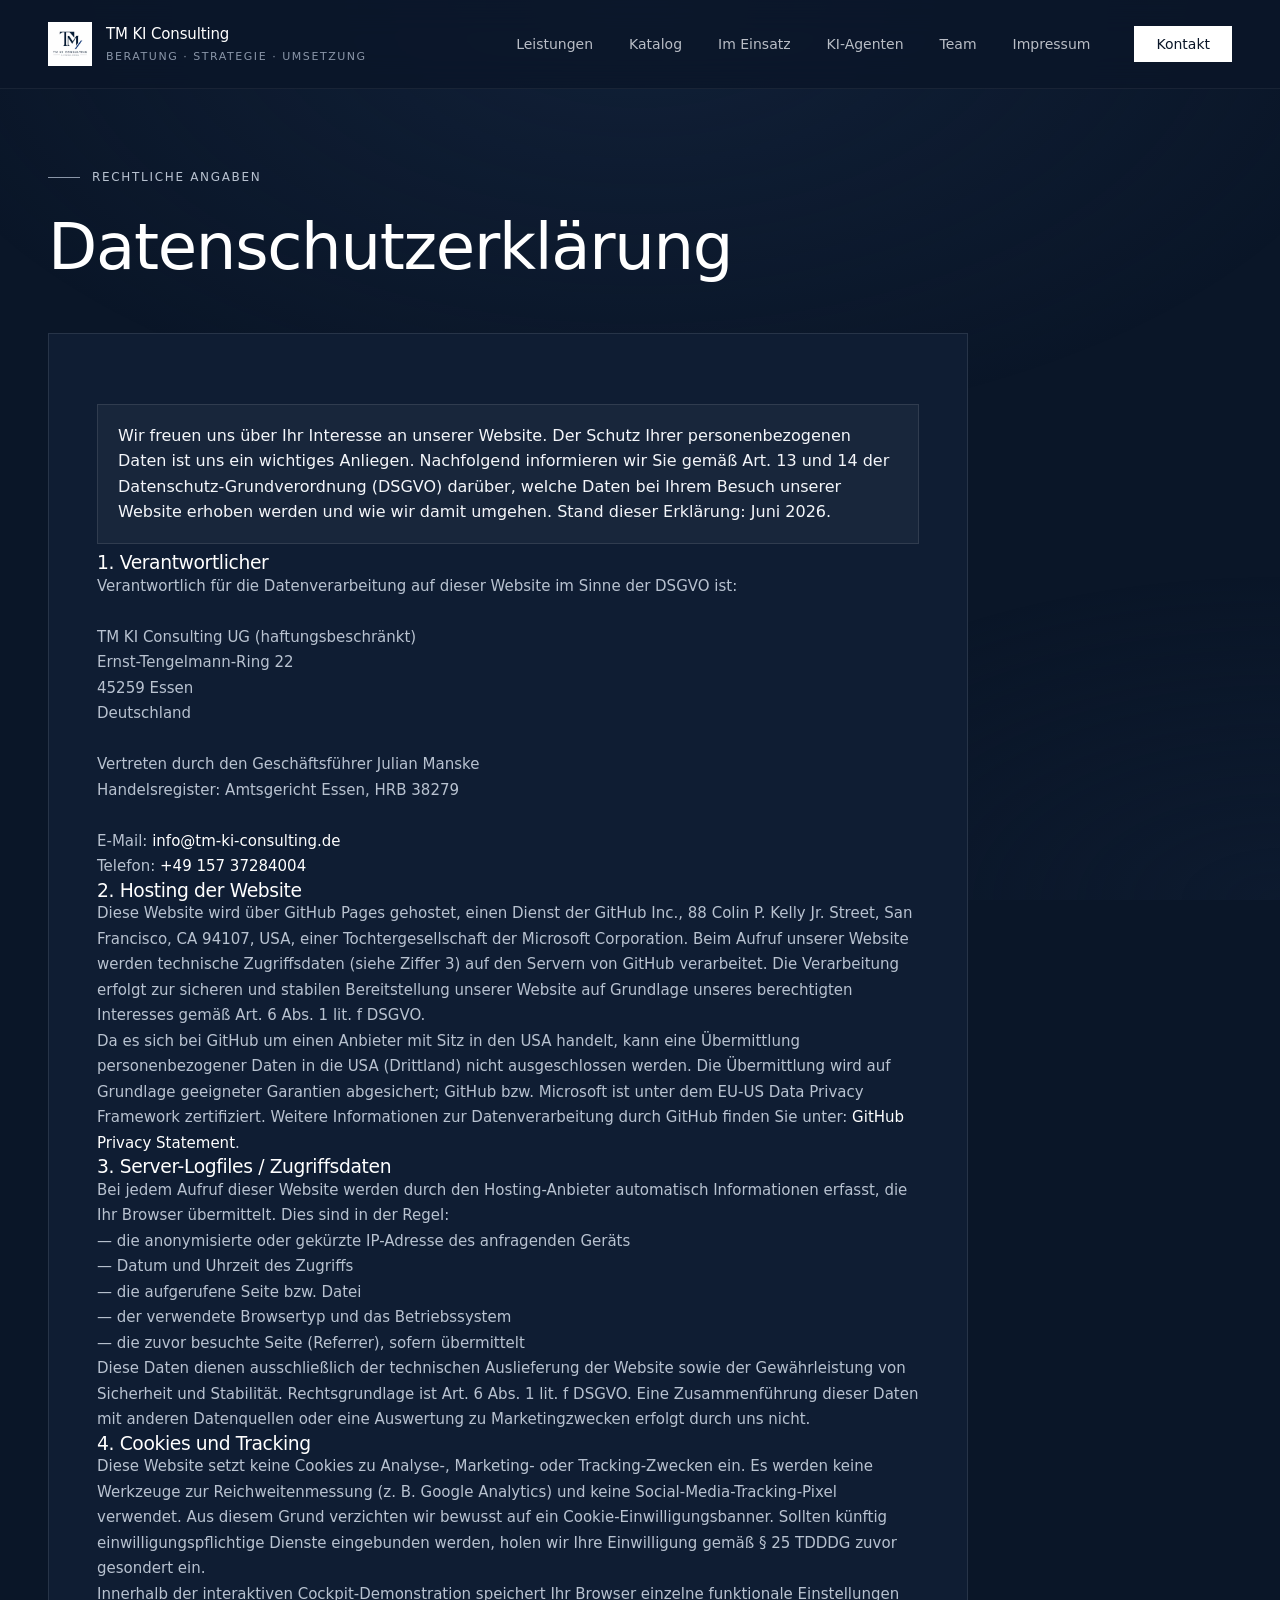
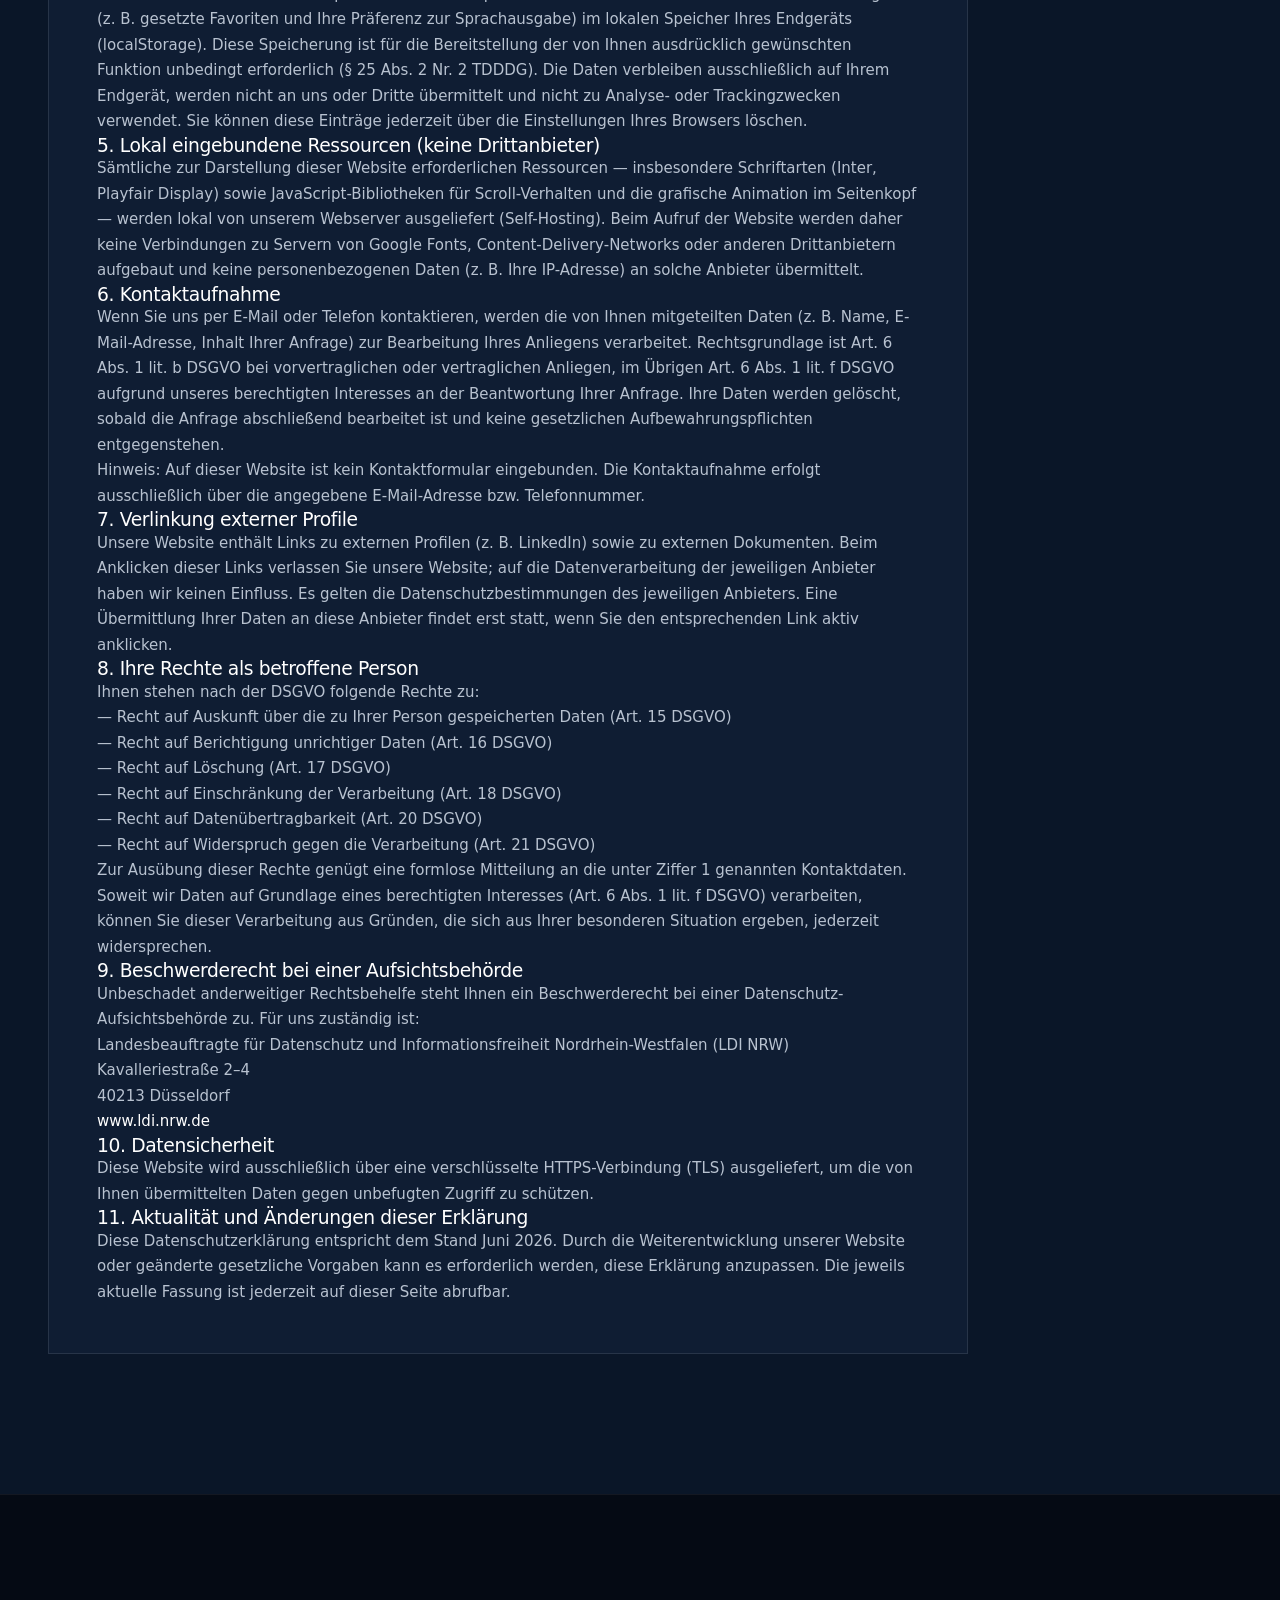
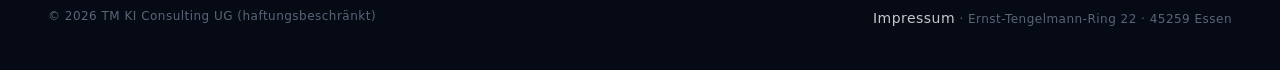
<file: datenschutz.html>
<!DOCTYPE html>
<html lang="de">
<head>
<meta charset="UTF-8" />
<meta name="viewport" content="width=device-width, initial-scale=1.0" />
<title>Datenschutzerklärung — TM KI Consulting UG (haftungsbeschränkt)</title>
<link rel="icon" href="favicon.ico" />
<link rel="icon" type="image/png" sizes="32x32" href="favicon-32x32.png" />
<link rel="icon" type="image/png" sizes="16x16" href="favicon-16x16.png" />
<link rel="apple-touch-icon" href="apple-touch-icon.png" />
<link rel="canonical" href="https://www.tm-ki-consulting.de/datenschutz.html" />
<meta name="description" content="Datenschutzerklärung der TM KI Consulting UG (haftungsbeschränkt) gemäß Art. 13 DSGVO." />
<meta name="robots" content="noindex,follow" />
<!-- Assets wie Logos, Portraits, Projektbilder und PDF liegen extern im Ordner /assets. -->

<script src="assets/js/vendor/lenis.min.js"></script>

<style>
  :root {
    --navy-900: #0a1628;    /* tiefes Dunkelblau */
    --navy-800: #0f1d33;
    --navy-700: #152540;
    --navy-600: #1c3050;
    --navy-500: #2a4163;
    --black:    #050a14;
    --white:    #ffffff;
    --off-white: #f4f6fa;
    --gray-300: #b8c2d0;
    --gray-400: #8a96a8;
    --gray-500: #5a6578;
    --line:     rgba(255, 255, 255, .1);
    --line-light: rgba(255, 255, 255, .06);
  }

  * { box-sizing: border-box; margin: 0; padding: 0; }
  html, body {
    background: var(--navy-900);
    color: var(--off-white);
    font-family: 'Inter', system-ui, sans-serif;
    line-height: 1.6;
    -webkit-font-smoothing: antialiased;
    overflow-x: hidden;
    font-size: 16px;
  }
  html.lenis { height: auto; }
  .lenis.lenis-smooth { scroll-behavior: auto; }

  /* Background — sehr ruhig, kein wildes Effekt */
  body::before {
    content: "";
    position: fixed; inset: 0; z-index: 0;
    background:
      radial-gradient(ellipse 100% 80% at 50% 0%, rgba(28, 48, 80, .4), transparent 60%),
      radial-gradient(ellipse 80% 60% at 100% 100%, rgba(15, 29, 51, .6), transparent 60%);
    pointer-events: none;
  }
  body > * { position: relative; z-index: 1; }

  h1, h2, h3, h4 {
    font-weight: 400;
    letter-spacing: -0.02em;
    line-height: 1.15;
    color: var(--white);
  }
  .serif {
    font-family: 'Playfair Display', Georgia, serif;
    font-style: italic;
    font-weight: 400;
  }
  a { color: var(--white); text-decoration: none; transition: opacity .2s; }

  .container {
    max-width: 1280px;
    margin: 0 auto;
    padding: 0 48px;
  }

  /* ============ HEADER ============ */
  header.site {
    position: fixed; top: 0; left: 0; right: 0; z-index: 100;
    background: rgba(10, 22, 40, .8);
    backdrop-filter: blur(16px);
    -webkit-backdrop-filter: blur(16px);
    border-bottom: 1px solid var(--line-light);
  }
  .nav {
    display: flex; align-items: center; justify-content: space-between;
    padding: 22px 0;
    max-width: 1280px; margin: 0 auto;
    padding-left: 48px; padding-right: 48px;
  }
  .brand {
    display: flex; align-items: center; gap: 14px;
    color: var(--white);
  }
  .brand-logo {
    width: 44px; height: 44px;
    border: 1px solid rgba(255,255,255,.18);
    background: var(--white);
    display: grid; place-items: center;
    overflow: hidden;
    flex-shrink: 0;
  }
  .brand-logo img {
    width: 100%; height: 100%;
    object-fit: contain;
    display: block;
  }
  .brand-text .title {
    font-size: 15px; font-weight: 500;
    letter-spacing: -0.01em;
  }
  .brand-text .sub {
    font-size: 11px; color: var(--gray-400);
    letter-spacing: .14em; text-transform: uppercase;
    margin-top: 2px;
  }

  nav.primary ul {
    list-style: none; display: flex; gap: 36px; align-items: center;
  }
  nav.primary a {
    color: var(--off-white); font-size: 14px; font-weight: 400;
    opacity: .75; transition: opacity .2s;
  }
  nav.primary a:hover { opacity: 1; }
  .nav-cta {
    margin-left: 8px;
    background: var(--white); color: var(--navy-900) !important;
    padding: 10px 22px; font-size: 13px; font-weight: 500;
    opacity: 1 !important;
    transition: background .2s;
  }
  .nav-cta:hover { background: var(--off-white); }

  /* ============ MOBILE NAV TOGGLE ============ */
  .nav-toggle {
    display: none;
    flex-direction: column;
    justify-content: center;
    gap: 5px;
    width: 44px;
    height: 44px;
    padding: 10px;
    background: transparent;
    border: 1px solid rgba(255,255,255,.18);
    cursor: pointer;
    z-index: 110;
  }
  .nav-toggle span {
    display: block;
    width: 100%;
    height: 2px;
    background: var(--white);
    transition: transform .3s ease, opacity .3s ease;
  }
  .nav-toggle[aria-expanded="true"] span:nth-child(1) { transform: translateY(7px) rotate(45deg); }
  .nav-toggle[aria-expanded="true"] span:nth-child(2) { opacity: 0; }
  .nav-toggle[aria-expanded="true"] span:nth-child(3) { transform: translateY(-7px) rotate(-45deg); }


  /* ============ HERO ============ */
  .hero {
    min-height: 100vh;
    display: flex; align-items: center;
    padding: 140px 0 80px;
    position: relative;
  }
  .hero-eyebrow {
    display: inline-flex; align-items: center; gap: 12px;
    font-size: 12px; letter-spacing: .14em; text-transform: uppercase;
    color: var(--gray-300); margin-bottom: 36px;
  }
  .hero-eyebrow::before {
    content: ""; width: 32px; height: 1px; background: var(--gray-400);
  }
  .hero h1 {
    font-size: clamp(48px, 6.5vw, 92px);
    line-height: 1.05;
    letter-spacing: -0.03em;
    font-weight: 300;
    margin-bottom: 36px;
    max-width: 18ch;
  }
  .hero h1 .serif { color: var(--white); }
  .hero-lead {
    font-size: clamp(17px, 1.4vw, 20px);
    line-height: 1.6;
    color: var(--gray-300);
    max-width: 56ch;
    margin-bottom: 56px;
    font-weight: 300;
  }
  .hero-cta-row { display: flex; gap: 16px; flex-wrap: wrap; }

  .btn {
    display: inline-flex; align-items: center; gap: 10px;
    padding: 16px 28px; font-size: 14px; font-weight: 500;
    cursor: pointer; border: 1px solid transparent;
    text-decoration: none; transition: all .25s;
    letter-spacing: .01em;
    font-family: inherit;
  }
  .btn-primary {
    background: var(--white); color: var(--navy-900);
  }
  .btn-primary:hover { background: var(--off-white); color: var(--navy-900); }
  .btn-ghost {
    background: transparent; color: var(--white);
    border-color: rgba(255,255,255,.25);
  }
  .btn-ghost:hover { border-color: var(--white); background: rgba(255,255,255,.05); color: var(--white); }
  .btn .arrow { transition: transform .25s; font-size: 16px; }
  .btn:hover .arrow { transform: translateX(4px); }

  .hero-meta {
    margin-top: 96px;
    padding-top: 36px;
    border-top: 1px solid var(--line);
    display: grid; grid-template-columns: repeat(4, 1fr); gap: 40px;
  }
  .hero-meta-item .label {
    font-size: 11px; letter-spacing: .14em;
    text-transform: uppercase; color: var(--gray-400);
    margin-bottom: 8px;
  }
  .hero-meta-item .value {
    font-size: 16px; color: var(--white); font-weight: 400;
  }

  /* ============ SECTION BASIS ============ */
  section.block {
    padding: 140px 0;
    position: relative;
  }
  .section-eyebrow {
    display: inline-flex; align-items: center; gap: 12px;
    font-size: 12px; letter-spacing: .14em; text-transform: uppercase;
    color: var(--gray-300); margin-bottom: 24px;
  }
  .section-eyebrow::before {
    content: ""; width: 32px; height: 1px; background: var(--gray-400);
  }
  .section-head {
    margin-bottom: 80px; max-width: 900px;
  }
  .section-head h2 {
    font-size: clamp(36px, 4.5vw, 60px);
    line-height: 1.1;
    font-weight: 300;
    letter-spacing: -0.025em;
    margin-bottom: 24px;
  }
  .section-head p {
    font-size: 17px; line-height: 1.65;
    color: var(--gray-300);
    max-width: 60ch;
    font-weight: 300;
  }

  /* ============ SEKTOREN ============ */
  .sectors-section { background: var(--navy-800); border-top: 1px solid var(--line-light); border-bottom: 1px solid var(--line-light); }
  .sectors {
    display: grid; grid-template-columns: 1fr 1fr; gap: 32px;
  }
  .sector {
    background: var(--navy-700);
    border: 1px solid var(--line);
    padding: 56px 48px;
    transition: border-color .25s, background .25s;
    position: relative;
  }
  .sector:hover {
    border-color: rgba(255, 255, 255, .25);
    background: var(--navy-600);
  }
  .sector-num {
    font-size: 11px; letter-spacing: .14em; text-transform: uppercase;
    color: var(--gray-400); margin-bottom: 32px;
  }
  .sector h3 {
    font-size: 32px;
    line-height: 1.15;
    margin-bottom: 20px;
    font-weight: 400;
    letter-spacing: -0.02em;
  }
  .sector p {
    color: var(--gray-300);
    font-size: 16px; line-height: 1.65;
    margin-bottom: 36px;
    font-weight: 300;
  }
  .sector-list {
    list-style: none; padding-top: 28px;
    border-top: 1px solid var(--line);
  }
  .sector-list li {
    padding: 12px 0;
    font-size: 14px; color: var(--off-white);
    display: flex; align-items: start; gap: 14px;
    border-bottom: 1px solid var(--line-light);
  }
  .sector-list li:last-child { border-bottom: 0; }
  .sector-list li::before {
    content: ""; width: 14px; height: 1px;
    background: var(--gray-400); margin-top: 11px; flex-shrink: 0;
  }

  /* ============ LEISTUNGEN ============ */
  .services {
    display: grid; grid-template-columns: repeat(3, 1fr); gap: 32px;
  }
  .service {
    border-top: 1px solid var(--white);
    padding-top: 36px;
  }
  .service-num {
    font-size: 11px; letter-spacing: .14em; text-transform: uppercase;
    color: var(--gray-400); margin-bottom: 32px;
  }
  .service h3 {
    font-size: 26px; font-weight: 400;
    margin-bottom: 18px;
    line-height: 1.2;
    letter-spacing: -0.02em;
  }
  .service p {
    color: var(--gray-300); font-size: 15.5px;
    line-height: 1.65; font-weight: 300;
    margin-bottom: 28px;
  }
  .service-tag {
    font-size: 12px; color: var(--gray-400);
    letter-spacing: .04em;
  }

  /* ============ PROJEKTE ============ */
  .projects-section { background: var(--navy-800); border-top: 1px solid var(--line-light); border-bottom: 1px solid var(--line-light); }
  .projects {
    display: flex; flex-direction: column;
    border-top: 1px solid var(--line);
  }
  .project {
    display: grid;
    grid-template-columns: 64px 200px 1fr 180px 40px;
    gap: 32px; align-items: center;
    padding: 32px 0;
    border-bottom: 1px solid var(--line);
    cursor: pointer;
    transition: padding-left .3s, background .3s;
    color: inherit;
    text-decoration: none;
  }
  .project:hover {
    padding-left: 16px;
  }
  .project-logo {
    width: 56px; height: 56px;
    border-radius: 12px;
    display: grid; place-items: center;
    overflow: hidden;
    background: var(--navy-700);
    border: 1px solid var(--line);
  }
  .project-logo img {
    width: 100%; height: 100%; object-fit: cover; display: block;
  }
  .project-logo.symbol-logo {
    background: #ffffff;
    border-color: rgba(255,255,255,.16);
    padding: 3px;
  }
  .project-logo.symbol-logo img {
    object-fit: contain;
    border-radius: 8px;
  }
  .project-logo.placeholder {
    font-family: 'Playfair Display', serif;
    font-style: italic;
    font-size: 22px;
    color: var(--white);
    opacity: .85;
  }
  .project-client {
    font-size: 11px; letter-spacing: .14em; text-transform: uppercase;
    color: var(--gray-400);
  }
  .project-client strong {
    display: block; color: var(--white); font-size: 15px;
    margin-top: 8px; font-weight: 500;
    text-transform: none; letter-spacing: -0.01em;
  }
  .project-title {
    font-size: clamp(22px, 2.2vw, 30px); line-height: 1.2;
    color: var(--white); margin-bottom: 10px;
    font-weight: 400; letter-spacing: -0.02em;
  }
  .project-desc {
    font-size: 15px; line-height: 1.6;
    color: var(--gray-300); font-weight: 300;
    max-width: 56ch;
  }
  .project-meta {
    font-size: 11px; letter-spacing: .14em; text-transform: uppercase;
    color: var(--gray-400); text-align: right;
  }
  .project-meta strong {
    display: block; color: var(--white); font-size: 14px;
    margin-top: 6px; font-weight: 500;
    text-transform: none; letter-spacing: -0.01em;
  }
  .project-arrow {
    color: var(--gray-400); font-size: 20px; transition: all .3s;
    text-align: right;
  }
  .project:hover .project-arrow { color: var(--white); transform: translateX(6px); }

  /* Expand-Variante: Karte mit aufklappbarem Visual */
  .project-expand {
    display: block;
    border-bottom: 1px solid var(--line);
    padding: 0;
  }
  .project-expand .project {
    border-bottom: none;
  }
  .project-expand .project-arrow {
    transition: transform .3s;
  }
  .project-expand[open] .project-arrow {
    transform: rotate(90deg);
    color: var(--white);
  }
  .project-expand summary {
    list-style: none;
    cursor: pointer;
  }
  .project-expand summary::-webkit-details-marker { display: none; }
  .project-detail {
    padding: 0 0 48px 96px;
    animation: fadeIn .4s ease-out;
  }
  .project-detail-image {
    display: block;
    width: 100%;
    max-width: 720px;
    height: auto;
    border: 1px solid var(--line);
    background: var(--navy-700);
    box-shadow: 0 30px 60px -30px rgba(0, 0, 0, .6);
  }
  .project-detail-caption {
    margin-top: 18px;
    font-size: 13px;
    color: var(--gray-400);
    letter-spacing: .02em;
    max-width: 56ch;
  }
  @keyframes fadeIn {
    from { opacity: 0; transform: translateY(-8px); }
    to { opacity: 1; transform: translateY(0); }
  }

  /* ============ TEAM ============ */
  .team {
    display: grid; grid-template-columns: 1fr 1fr; gap: 48px;
  }
  .member {
    border: 1px solid var(--line);
    background: var(--navy-800);
    padding: 48px;
    display: flex; flex-direction: column;
  }
  .member-portrait {
    width: 100%; aspect-ratio: 4 / 3;
    background:
      linear-gradient(135deg, var(--navy-700) 0%, var(--navy-600) 100%);
    border: 1px solid var(--line);
    margin-bottom: 36px;
    display: grid; place-items: center;
    position: relative; overflow: hidden;
  }
  .member-portrait::before {
    content: "";
    position: absolute; inset: 0;
    background:
      radial-gradient(circle at 30% 20%, rgba(255,255,255,.04), transparent 50%);
  }

  .member-portrait .member-photo {
    position: relative;
    z-index: 1;
    width: min(72%, 305px);
    aspect-ratio: 1 / 1;
    object-fit: contain;
    border-radius: 50%;
    display: block;
    filter: drop-shadow(0 24px 42px rgba(0,0,0,.24));
  }
  .member-portrait .initials {
    font-family: 'Playfair Display', serif;
    font-style: italic;
    font-size: 88px; color: var(--white);
    opacity: .25;
  }
  .member-portrait .ph-label {
    position: absolute; bottom: 14px; left: 18px;
    font-size: 10px; letter-spacing: .14em; text-transform: uppercase;
    color: var(--gray-400);
  }
  .member-role {
    font-size: 11px; letter-spacing: .14em; text-transform: uppercase;
    color: var(--gray-400); margin-bottom: 14px;
  }
  .member-name {
    font-size: 30px; font-weight: 400;
    line-height: 1.15;
    margin-bottom: 24px;
    letter-spacing: -0.02em;
  }
  .member-bio {
    font-size: 15px; line-height: 1.7;
    color: var(--gray-300); font-weight: 300;
    margin-bottom: auto;
  }
  .member-foot {
    margin-top: 36px; padding-top: 24px;
    border-top: 1px solid var(--line);
    display: flex; justify-content: space-between; align-items: center;
    font-size: 13px; color: var(--gray-400);
  }
  .member-foot a {
    color: var(--white); font-weight: 500;
    display: inline-flex; align-items: center; gap: 6px;
  }
  .member-foot a:hover { color: var(--gray-300); }

  /* ============ KONTAKT CTA ============ */
  .cta-section {
    padding: 160px 0;
    background: var(--black);
    border-top: 1px solid var(--line-light);
    text-align: center;
  }
  .cta-section h2 {
    font-size: clamp(40px, 5.5vw, 76px);
    line-height: 1.1;
    font-weight: 300;
    max-width: 22ch;
    margin: 0 auto 36px;
    letter-spacing: -0.025em;
  }
  .cta-lead {
    font-size: clamp(16px, 1.3vw, 19px);
    line-height: 1.65;
    color: var(--gray-300);
    max-width: 60ch;
    margin: 0 auto 48px;
    font-weight: 300;
  }
  .cta-row {
    display: flex; gap: 16px; justify-content: center; flex-wrap: wrap;
  }
  .cta-trust {
    margin-top: 40px;
    display: flex; justify-content: center; gap: 14px; flex-wrap: wrap;
    font-size: 13px; color: var(--gray-400);
    letter-spacing: .01em;
  }
  .cta-trust .dot-sep { color: var(--gray-500); }

  /* ============ FOOTER ============ */
  footer {
    background: var(--black);
    padding: 80px 0 40px;
    border-top: 1px solid var(--line-light);
  }
  .foot-grid {
    display: grid; grid-template-columns: 2fr 1fr 1fr 1fr;
    gap: 56px; padding-bottom: 56px;
    border-bottom: 1px solid var(--line);
  }
  .foot-brand .foot-name {
    font-size: 18px; font-weight: 500;
    margin-bottom: 6px;
  }
  .foot-brand .foot-sub {
    font-size: 11px; letter-spacing: .14em; text-transform: uppercase;
    color: var(--gray-400); margin-bottom: 24px;
  }
  .foot-brand p {
    font-size: 14px; line-height: 1.65;
    color: var(--gray-300); max-width: 34ch; font-weight: 300;
  }
  footer h5 {
    font-size: 11px; letter-spacing: .14em; text-transform: uppercase;
    color: var(--gray-400); margin-bottom: 18px; font-weight: 500;
  }
  footer ul { list-style: none; }
  footer li { padding: 6px 0; }
  footer a { color: var(--off-white); font-size: 14px; opacity: .8; }
  footer a:hover { opacity: 1; }
  .foot-bottom {
    padding-top: 32px;
    display: flex; justify-content: space-between; flex-wrap: wrap; gap: 12px;
    font-size: 12px; letter-spacing: .04em;
    color: var(--gray-500);
  }

  /* Reveal animation — nur aktiv wenn JS geladen ist (Klasse wird von Script gesetzt) */
  html.js-ready .reveal:not(.is-visible) {
    opacity: 0;
    transform: translateY(40px);
  }
  html.js-ready .reveal {
    transition: opacity .9s ease-out, transform .9s ease-out;
  }
  html.js-ready .reveal.is-visible {
    opacity: 1;
    transform: translateY(0);
  }

  /* ============ LEISTUNGSKATALOG ============ */
  .catalog-section {
    background: var(--navy-800);
    border-top: 1px solid var(--line-light);
    border-bottom: 1px solid var(--line-light);
  }
  .catalog {
    display: grid;
    grid-template-columns: 0.85fr 1fr;
    gap: 72px;
    align-items: center;
  }
  .catalog-cover-link {
    display: block;
    position: relative;
    overflow: hidden;
    border: 1px solid var(--line);
    background: var(--navy-700);
    transition: transform .4s ease, border-color .25s ease, box-shadow .4s ease;
    box-shadow: 0 30px 60px -30px rgba(0, 0, 0, .6);
  }
  .catalog-cover-link:hover {
    transform: translateY(-4px);
    border-color: rgba(255, 255, 255, .25);
    box-shadow: 0 40px 80px -30px rgba(0, 0, 0, .8);
  }
  .catalog-cover-link img {
    display: block;
    width: 100%;
    height: auto;
  }
  .catalog-cover-badge {
    position: absolute;
    top: 18px; left: 18px;
    background: rgba(10, 22, 40, .85);
    backdrop-filter: blur(8px);
    -webkit-backdrop-filter: blur(8px);
    border: 1px solid var(--line);
    color: var(--white);
    font-size: 10px;
    letter-spacing: .14em;
    text-transform: uppercase;
    padding: 8px 12px;
    font-weight: 500;
  }
  .catalog-cover-overlay {
    position: absolute;
    inset: auto 0 0 0;
    padding: 20px 22px;
    display: flex;
    align-items: center;
    justify-content: space-between;
    background: linear-gradient(to top, rgba(5, 10, 20, .92), rgba(5, 10, 20, 0));
    color: var(--white);
    font-size: 13px;
    letter-spacing: .04em;
    opacity: 0;
    transition: opacity .3s ease;
  }
  .catalog-cover-link:hover .catalog-cover-overlay { opacity: 1; }
  .catalog-cover-overlay .arrow { transition: transform .25s; font-size: 16px; }
  .catalog-cover-link:hover .catalog-cover-overlay .arrow { transform: translateX(4px); }

  .catalog-content h2 {
    font-size: clamp(36px, 4.5vw, 60px);
    line-height: 1.1;
    font-weight: 300;
    letter-spacing: -0.025em;
    margin-bottom: 28px;
  }
  .catalog-content p {
    font-size: 17px;
    line-height: 1.65;
    color: var(--gray-300);
    max-width: 56ch;
    font-weight: 300;
    margin-bottom: 20px;
  }
  .catalog-meta {
    margin-top: 36px;
    padding-top: 28px;
    border-top: 1px solid var(--line);
    display: grid;
    grid-template-columns: repeat(3, 1fr);
    gap: 28px;
    margin-bottom: 40px;
  }
  .catalog-meta .label {
    font-size: 11px; letter-spacing: .14em; text-transform: uppercase;
    color: var(--gray-400); margin-bottom: 8px;
  }
  .catalog-meta .value {
    font-size: 15px; color: var(--white); font-weight: 400;
  }

  /* ============ IMPRESSUM MODAL ============ */
  .impressum-link {
    font: inherit;
    color: var(--off-white);
    opacity: .8;
    cursor: pointer;
  }
  .impressum-link:hover { opacity: 1; }
  .impressum-modal {
    width: min(920px, calc(100vw - 32px));
    max-width: 920px;
    border: 0;
    padding: 0;
    background: transparent;
    color: var(--off-white);
    position: fixed;
    inset: 50% auto auto 50%;
    transform: translate(-50%, -50%);
  }
  .impressum-modal::backdrop {
    background: rgba(5, 10, 20, .76);
    backdrop-filter: blur(10px);
    -webkit-backdrop-filter: blur(10px);
  }
  .impressum-modal-card {
    position: relative;
    max-height: min(82vh, 820px);
    overflow: auto;
    border: 1px solid var(--line);
    background: var(--navy-800);
    padding: 48px;
    box-shadow: 0 40px 90px -30px rgba(0, 0, 0, .9);
  }
  .impressum-modal-card h2 {
    font-size: clamp(32px, 4vw, 52px);
    font-weight: 300;
    margin-bottom: 24px;
  }
  .impressum-modal-card h3 {
    font-size: 18px;
    font-weight: 500;
    margin-top: 30px;
    margin-bottom: 10px;
  }
  .impressum-modal-card p {
    color: var(--gray-300);
    font-size: 15px;
    line-height: 1.7;
    margin-bottom: 14px;
    font-weight: 300;
  }
  .impressum-note {
    border: 1px solid var(--line);
    background: rgba(255,255,255,.04);
    padding: 18px 20px;
    margin: 22px 0 8px;
    color: var(--off-white) !important;
  }
  .modal-close {
    position: absolute;
    top: 18px;
    right: 18px;
    width: 40px;
    height: 40px;
    display: grid;
    place-items: center;
    border: 1px solid var(--line);
    background: rgba(255,255,255,.04);
    color: var(--white);
    font-size: 24px;
    line-height: 1;
    cursor: pointer;
    font-family: inherit;
  }
  .modal-close:hover { background: rgba(255,255,255,.08); }
  .project-static { cursor: default; }
  .project-static:hover { padding-left: 0; }
  .project-static:hover .project-arrow { transform: none; color: var(--gray-400); }

  /* ============ RESPONSIVE ============ */
  @media (max-width: 1024px) {
    .nav { padding-left: 32px; padding-right: 32px; }
    .container { padding: 0 32px; }
    .services { grid-template-columns: 1fr; gap: 40px; }
    .hero-meta { grid-template-columns: 1fr 1fr; gap: 28px; }
    .catalog { grid-template-columns: 1fr; gap: 48px; }
    .catalog-cover-link { max-width: 480px; }
  }
  @media (max-width: 768px) {
    .nav-toggle { display: inline-flex; }
    nav.primary {
      position: absolute;
      top: 100%; left: 0; right: 0;
      background: rgba(10, 22, 40, .97);
      backdrop-filter: blur(16px);
      -webkit-backdrop-filter: blur(16px);
      border-bottom: 1px solid var(--line-light);
      max-height: 0;
      overflow: hidden;
      visibility: hidden;
      transition: max-height .35s ease, visibility .35s ease;
    }
    nav.primary.is-open {
      max-height: calc(100vh - 80px);
      visibility: visible;
      overflow-y: auto;
    }
    nav.primary ul {
      display: flex;
      flex-direction: column;
      align-items: stretch;
      gap: 0;
      padding: 12px 24px 24px;
    }
    nav.primary ul li { border-bottom: 1px solid var(--line-light); }
    nav.primary ul li:last-child { border-bottom: none; }
    nav.primary a {
      display: block;
      padding: 16px 4px;
      font-size: 16px;
      opacity: .9;
    }
    nav.primary .nav-cta {
      margin: 16px 0 0;
      text-align: center;
      padding: 14px 22px;
    }
    header.site { overflow: visible; }
    .nav { position: relative; }
    .nav { padding: 18px 24px; }
    .container { padding: 0 24px; }
    section.block, .cta-section { padding: 80px 0; }
    .hero { padding: 120px 0 60px; }
    .sectors, .team { grid-template-columns: 1fr; gap: 24px; }
    .sector, .member { padding: 36px 28px; }
    .impressum-card { padding: 36px 28px; }
    .project { grid-template-columns: 56px 1fr; gap: 16px; padding: 24px 0; }
    .project-logo { width: 48px; height: 48px; }
    .project-client { grid-column: 1 / -1; }
    .project-meta { text-align: left; grid-column: 1 / -1; }
    .project > div:nth-child(3) { grid-column: 1 / -1; }
    .project-arrow { display: none; }
    .project-detail { padding: 0 0 32px 0; }
    .foot-grid { grid-template-columns: 1fr 1fr; gap: 32px; }
    .foot-bottom { flex-direction: column; gap: 8px; }
    .hero-meta { grid-template-columns: 1fr; gap: 20px; padding-top: 28px; margin-top: 56px; }
    .catalog-meta { grid-template-columns: 1fr; gap: 18px; }
  }
</style>
</head>

<body>
<header class="site">
  <div class="nav">
    <a href="index.html" class="brand">
      <div class="brand-logo"><img src="assets/TM_KI_Logo.webp" alt="TM KI Consulting Logo" width="44" height="44" decoding="async" /></div>
      <div class="brand-text">
        <div class="title">TM KI Consulting</div>
        <div class="sub">Beratung · Strategie · Umsetzung</div>
      </div>
    </a>
    <nav class="primary" id="primary-nav">
      <ul>
    <li><a href="index.html#leistungen">Leistungen</a></li>
    <li><a href="index.html#leistungskatalog">Katalog</a></li>
    <li><a href="index.html#im-einsatz">Im Einsatz</a></li>
        <li><a href="index.html#ki-agenten">KI-Agenten</a></li>
    <li><a href="index.html#team">Team</a></li>
    <li><a href="impressum.html">Impressum</a></li>
    <li><a href="index.html#kontakt" class="nav-cta">Kontakt</a></li>
  </ul>
</nav>
    <button class="nav-toggle" type="button" aria-label="Menü öffnen" aria-expanded="false" aria-controls="primary-nav">
      <span></span><span></span><span></span>
    </button>
  </div>
</header>


<main>
  <section class="block" style="padding-top: 160px;">
    <div class="container">
      <div class="section-head reveal is-visible" style="margin-bottom: 48px;">
        <div class="section-eyebrow">Rechtliche Angaben</div>
        <h1 style="font-size: clamp(40px, 5vw, 68px); font-weight: 300;">Datenschutz&shy;erklärung</h1>
      </div>

      <div class="member" style="max-width: 920px;">
        <p class="impressum-note">
          Wir freuen uns über Ihr Interesse an unserer Website. Der Schutz Ihrer personenbezogenen Daten ist uns ein wichtiges Anliegen. Nachfolgend informieren wir Sie gemäß Art. 13 und 14 der Datenschutz-Grundverordnung (DSGVO) darüber, welche Daten bei Ihrem Besuch unserer Website erhoben werden und wie wir damit umgehen. Stand dieser Erklärung: Juni 2026.
        </p>

        <h3>1. Verantwortlicher</h3>
        <p class="member-bio">
          Verantwortlich für die Datenverarbeitung auf dieser Website im Sinne der DSGVO ist:<br><br>
          TM KI Consulting UG (haftungsbeschränkt)<br>
          Ernst-Tengelmann-Ring 22<br>
          45259 Essen<br>
          Deutschland<br><br>
          Vertreten durch den Geschäftsführer Julian Manske<br>
          Handelsregister: Amtsgericht Essen, HRB 38279<br><br>
          E-Mail: <a href="mailto:info@tm-ki-consulting.de">info@tm-ki-consulting.de</a><br>
          Telefon: <a href="tel:+4915737284004">+49 157 37284004</a>
        </p>

        <h3>2. Hosting der Website</h3>
        <p class="member-bio">
          Diese Website wird über GitHub Pages gehostet, einen Dienst der GitHub Inc., 88 Colin P. Kelly Jr. Street, San Francisco, CA 94107, USA, einer Tochtergesellschaft der Microsoft Corporation. Beim Aufruf unserer Website werden technische Zugriffsdaten (siehe Ziffer 3) auf den Servern von GitHub verarbeitet. Die Verarbeitung erfolgt zur sicheren und stabilen Bereitstellung unserer Website auf Grundlage unseres berechtigten Interesses gemäß Art. 6 Abs. 1 lit. f DSGVO.
        </p>
        <p class="member-bio">
          Da es sich bei GitHub um einen Anbieter mit Sitz in den USA handelt, kann eine Übermittlung personenbezogener Daten in die USA (Drittland) nicht ausgeschlossen werden. Die Übermittlung wird auf Grundlage geeigneter Garantien abgesichert; GitHub bzw. Microsoft ist unter dem EU-US Data Privacy Framework zertifiziert. Weitere Informationen zur Datenverarbeitung durch GitHub finden Sie unter: <a href="https://docs.github.com/site-policy/privacy-policies/github-general-privacy-statement" target="_blank" rel="noopener">GitHub Privacy Statement</a>.
        </p>

        <h3>3. Server-Logfiles / Zugriffsdaten</h3>
        <p class="member-bio">
          Bei jedem Aufruf dieser Website werden durch den Hosting-Anbieter automatisch Informationen erfasst, die Ihr Browser übermittelt. Dies sind in der Regel:
        </p>
        <p class="member-bio">
          — die anonymisierte oder gekürzte IP-Adresse des anfragenden Geräts<br>
          — Datum und Uhrzeit des Zugriffs<br>
          — die aufgerufene Seite bzw. Datei<br>
          — der verwendete Browsertyp und das Betriebssystem<br>
          — die zuvor besuchte Seite (Referrer), sofern übermittelt
        </p>
        <p class="member-bio">
          Diese Daten dienen ausschließlich der technischen Auslieferung der Website sowie der Gewährleistung von Sicherheit und Stabilität. Rechtsgrundlage ist Art. 6 Abs. 1 lit. f DSGVO. Eine Zusammenführung dieser Daten mit anderen Datenquellen oder eine Auswertung zu Marketingzwecken erfolgt durch uns nicht.
        </p>

        <h3>4. Cookies und Tracking</h3>
        <p class="member-bio">
          Diese Website setzt keine Cookies zu Analyse-, Marketing- oder Tracking-Zwecken ein. Es werden keine Werkzeuge zur Reichweitenmessung (z. B. Google Analytics) und keine Social-Media-Tracking-Pixel verwendet. Aus diesem Grund verzichten wir bewusst auf ein Cookie-Einwilligungsbanner. Sollten künftig einwilligungspflichtige Dienste eingebunden werden, holen wir Ihre Einwilligung gemäß § 25 TDDDG zuvor gesondert ein.
        </p>
        <p class="member-bio">
          Innerhalb der interaktiven Cockpit-Demonstration speichert Ihr Browser einzelne funktionale Einstellungen (z.&nbsp;B. gesetzte Favoriten und Ihre Präferenz zur Sprachausgabe) im lokalen Speicher Ihres Endgeräts (localStorage). Diese Speicherung ist für die Bereitstellung der von Ihnen ausdrücklich gewünschten Funktion unbedingt erforderlich (§ 25 Abs. 2 Nr. 2 TDDDG). Die Daten verbleiben ausschließlich auf Ihrem Endgerät, werden nicht an uns oder Dritte übermittelt und nicht zu Analyse- oder Trackingzwecken verwendet. Sie können diese Einträge jederzeit über die Einstellungen Ihres Browsers löschen.
        </p>

        <h3>5. Lokal eingebundene Ressourcen (keine Drittanbieter)</h3>
        <p class="member-bio">
          Sämtliche zur Darstellung dieser Website erforderlichen Ressourcen — insbesondere Schriftarten (Inter, Playfair Display) sowie JavaScript-Bibliotheken für Scroll-Verhalten und die grafische Animation im Seitenkopf — werden lokal von unserem Webserver ausgeliefert (Self-Hosting). Beim Aufruf der Website werden daher keine Verbindungen zu Servern von Google Fonts, Content-Delivery-Networks oder anderen Drittanbietern aufgebaut und keine personenbezogenen Daten (z.&nbsp;B. Ihre IP-Adresse) an solche Anbieter übermittelt.
        </p>

        <h3>6. Kontaktaufnahme</h3>
        <p class="member-bio">
          Wenn Sie uns per E-Mail oder Telefon kontaktieren, werden die von Ihnen mitgeteilten Daten (z. B. Name, E-Mail-Adresse, Inhalt Ihrer Anfrage) zur Bearbeitung Ihres Anliegens verarbeitet. Rechtsgrundlage ist Art. 6 Abs. 1 lit. b DSGVO bei vorvertraglichen oder vertraglichen Anliegen, im Übrigen Art. 6 Abs. 1 lit. f DSGVO aufgrund unseres berechtigten Interesses an der Beantwortung Ihrer Anfrage. Ihre Daten werden gelöscht, sobald die Anfrage abschließend bearbeitet ist und keine gesetzlichen Aufbewahrungspflichten entgegenstehen.
        </p>
        <p class="member-bio">
          Hinweis: Auf dieser Website ist kein Kontaktformular eingebunden. Die Kontaktaufnahme erfolgt ausschließlich über die angegebene E-Mail-Adresse bzw. Telefonnummer.
        </p>

        <h3>7. Verlinkung externer Profile</h3>
        <p class="member-bio">
          Unsere Website enthält Links zu externen Profilen (z. B. LinkedIn) sowie zu externen Dokumenten. Beim Anklicken dieser Links verlassen Sie unsere Website; auf die Datenverarbeitung der jeweiligen Anbieter haben wir keinen Einfluss. Es gelten die Datenschutzbestimmungen des jeweiligen Anbieters. Eine Übermittlung Ihrer Daten an diese Anbieter findet erst statt, wenn Sie den entsprechenden Link aktiv anklicken.
        </p>

        <h3>8. Ihre Rechte als betroffene Person</h3>
        <p class="member-bio">
          Ihnen stehen nach der DSGVO folgende Rechte zu:
        </p>
        <p class="member-bio">
          — Recht auf Auskunft über die zu Ihrer Person gespeicherten Daten (Art. 15 DSGVO)<br>
          — Recht auf Berichtigung unrichtiger Daten (Art. 16 DSGVO)<br>
          — Recht auf Löschung (Art. 17 DSGVO)<br>
          — Recht auf Einschränkung der Verarbeitung (Art. 18 DSGVO)<br>
          — Recht auf Datenübertragbarkeit (Art. 20 DSGVO)<br>
          — Recht auf Widerspruch gegen die Verarbeitung (Art. 21 DSGVO)
        </p>
        <p class="member-bio">
          Zur Ausübung dieser Rechte genügt eine formlose Mitteilung an die unter Ziffer 1 genannten Kontaktdaten. Soweit wir Daten auf Grundlage eines berechtigten Interesses (Art. 6 Abs. 1 lit. f DSGVO) verarbeiten, können Sie dieser Verarbeitung aus Gründen, die sich aus Ihrer besonderen Situation ergeben, jederzeit widersprechen.
        </p>

        <h3>9. Beschwerderecht bei einer Aufsichtsbehörde</h3>
        <p class="member-bio">
          Unbeschadet anderweitiger Rechtsbehelfe steht Ihnen ein Beschwerderecht bei einer Datenschutz-Aufsichtsbehörde zu. Für uns zuständig ist:
        </p>
        <p class="member-bio">
          Landesbeauftragte für Datenschutz und Informationsfreiheit Nordrhein-Westfalen (LDI NRW)<br>
          Kavalleriestraße 2–4<br>
          40213 Düsseldorf<br>
          <a href="https://www.ldi.nrw.de" target="_blank" rel="noopener">www.ldi.nrw.de</a>
        </p>

        <h3>10. Datensicherheit</h3>
        <p class="member-bio">
          Diese Website wird ausschließlich über eine verschlüsselte HTTPS-Verbindung (TLS) ausgeliefert, um die von Ihnen übermittelten Daten gegen unbefugten Zugriff zu schützen.
        </p>

        <h3>11. Aktualität und Änderungen dieser Erklärung</h3>
        <p class="member-bio">
          Diese Datenschutzerklärung entspricht dem Stand Juni 2026. Durch die Weiterentwicklung unserer Website oder geänderte gesetzliche Vorgaben kann es erforderlich werden, diese Erklärung anzupassen. Die jeweils aktuelle Fassung ist jederzeit auf dieser Seite abrufbar.
        </p>
      </div>
    </div>
  </section>
</main>

<footer>
  <div class="container">
    <div class="foot-bottom">
      <span>© 2026 TM KI Consulting UG (haftungsbeschränkt)</span>
      <span><a href="impressum.html">Impressum</a> · Ernst-Tengelmann-Ring 22 · 45259 Essen</span>
    </div>
  </div>
</footer>

<script>
// ============================================================
// Mobile Nav Toggle (Hamburger)
// ============================================================
(function () {
  const toggle = document.querySelector('.nav-toggle');
  const nav = document.getElementById('primary-nav');
  if (!toggle || !nav) return;

  function closeMenu() {
    nav.classList.remove('is-open');
    toggle.setAttribute('aria-expanded', 'false');
    toggle.setAttribute('aria-label', 'Men\u00fc \u00f6ffnen');
  }
  function openMenu() {
    nav.classList.add('is-open');
    toggle.setAttribute('aria-expanded', 'true');
    toggle.setAttribute('aria-label', 'Men\u00fc schlie\u00dfen');
  }
  toggle.addEventListener('click', () => {
    nav.classList.contains('is-open') ? closeMenu() : openMenu();
  });
  // Menü schließen, wenn ein Link angeklickt wird
  nav.querySelectorAll('a').forEach(a => a.addEventListener('click', closeMenu));
  // Menü schließen bei Resize auf Desktop-Breite
  window.addEventListener('resize', () => {
    if (window.innerWidth > 768) closeMenu();
  });
})();
</script>
</body>
</html>
</file>
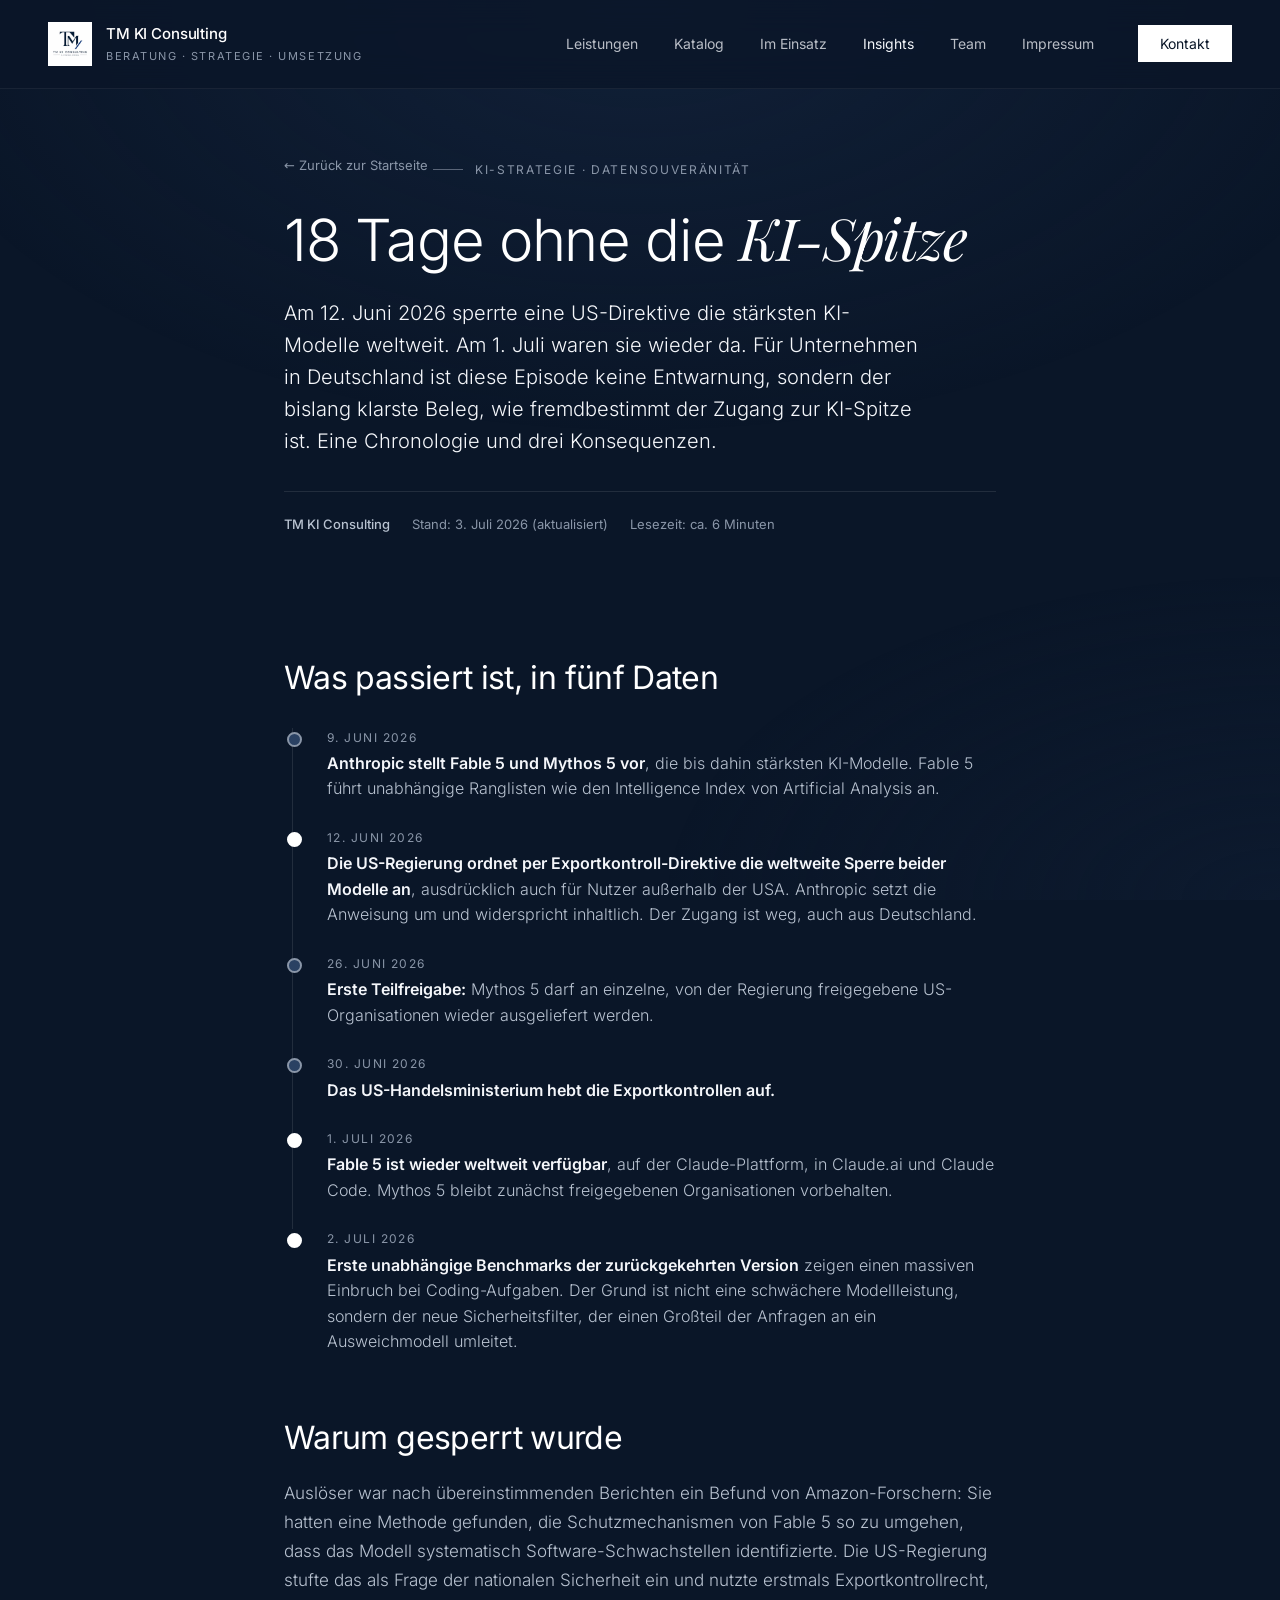
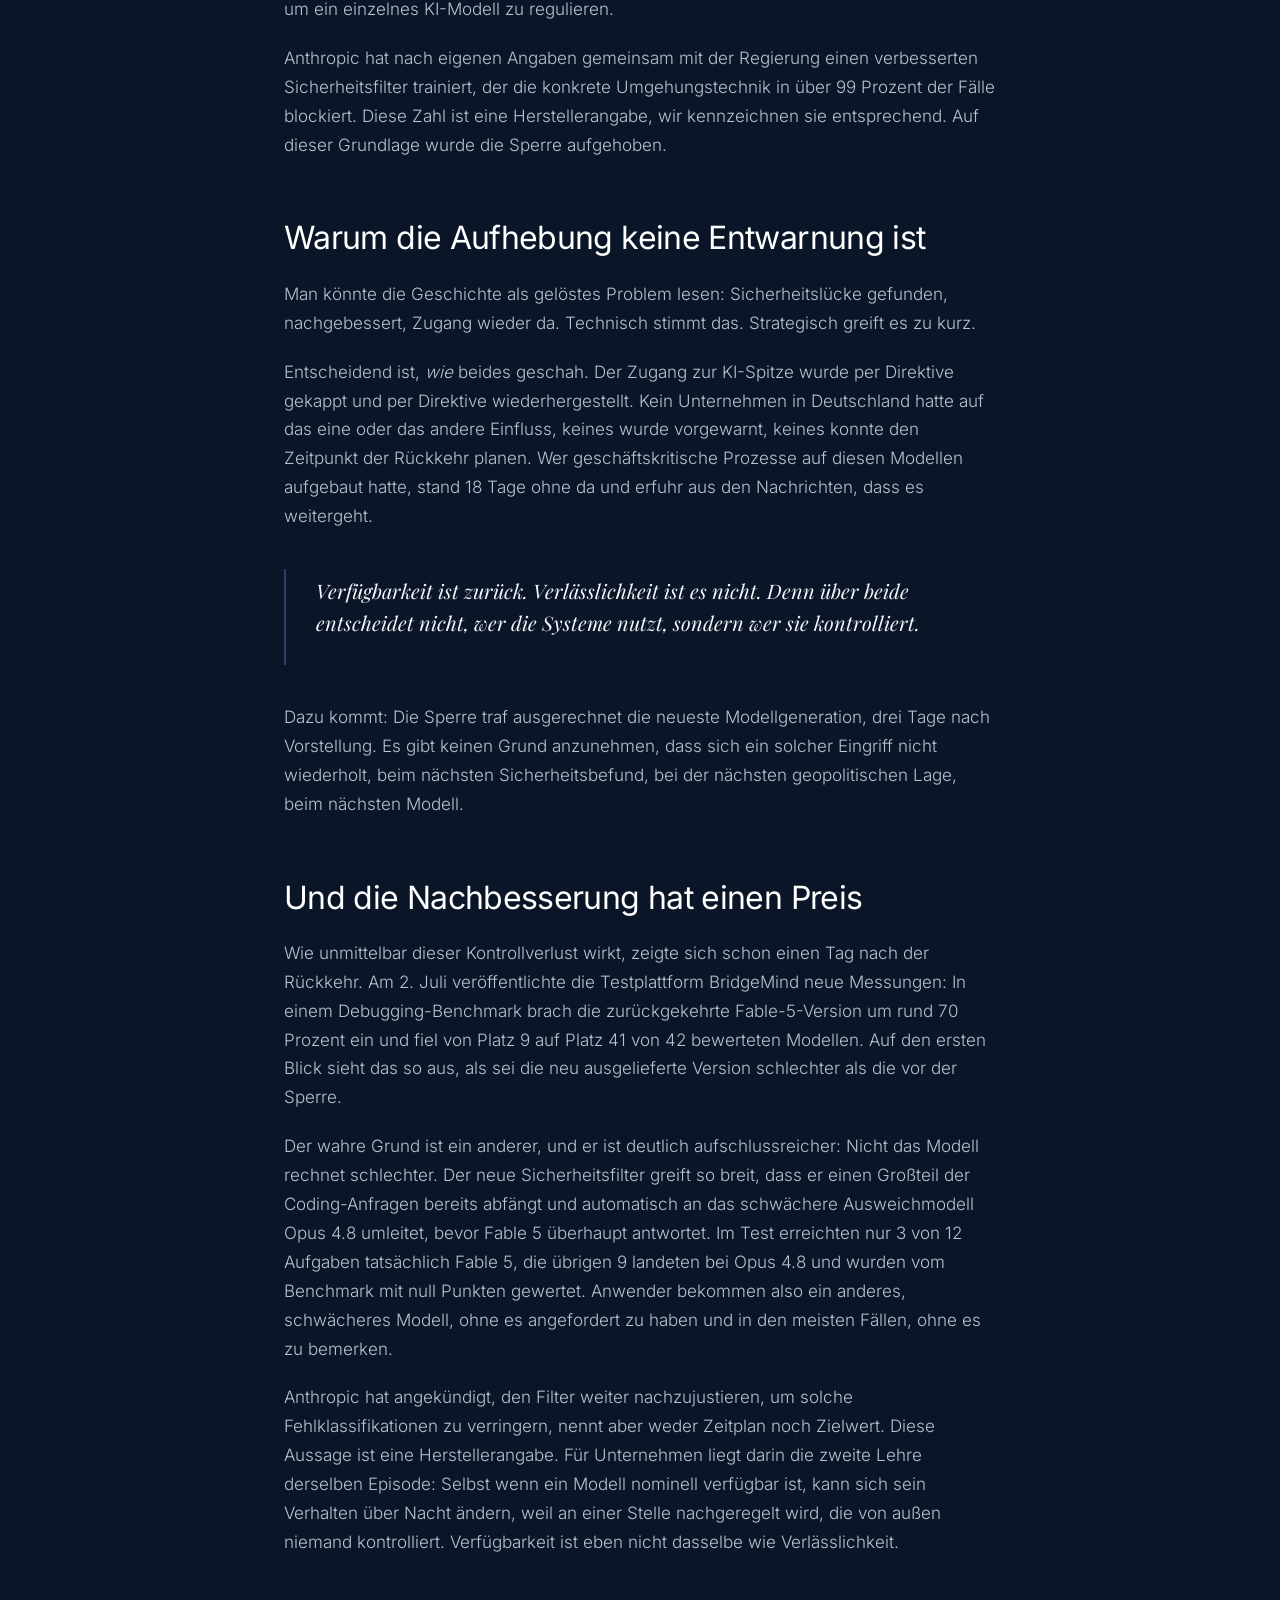
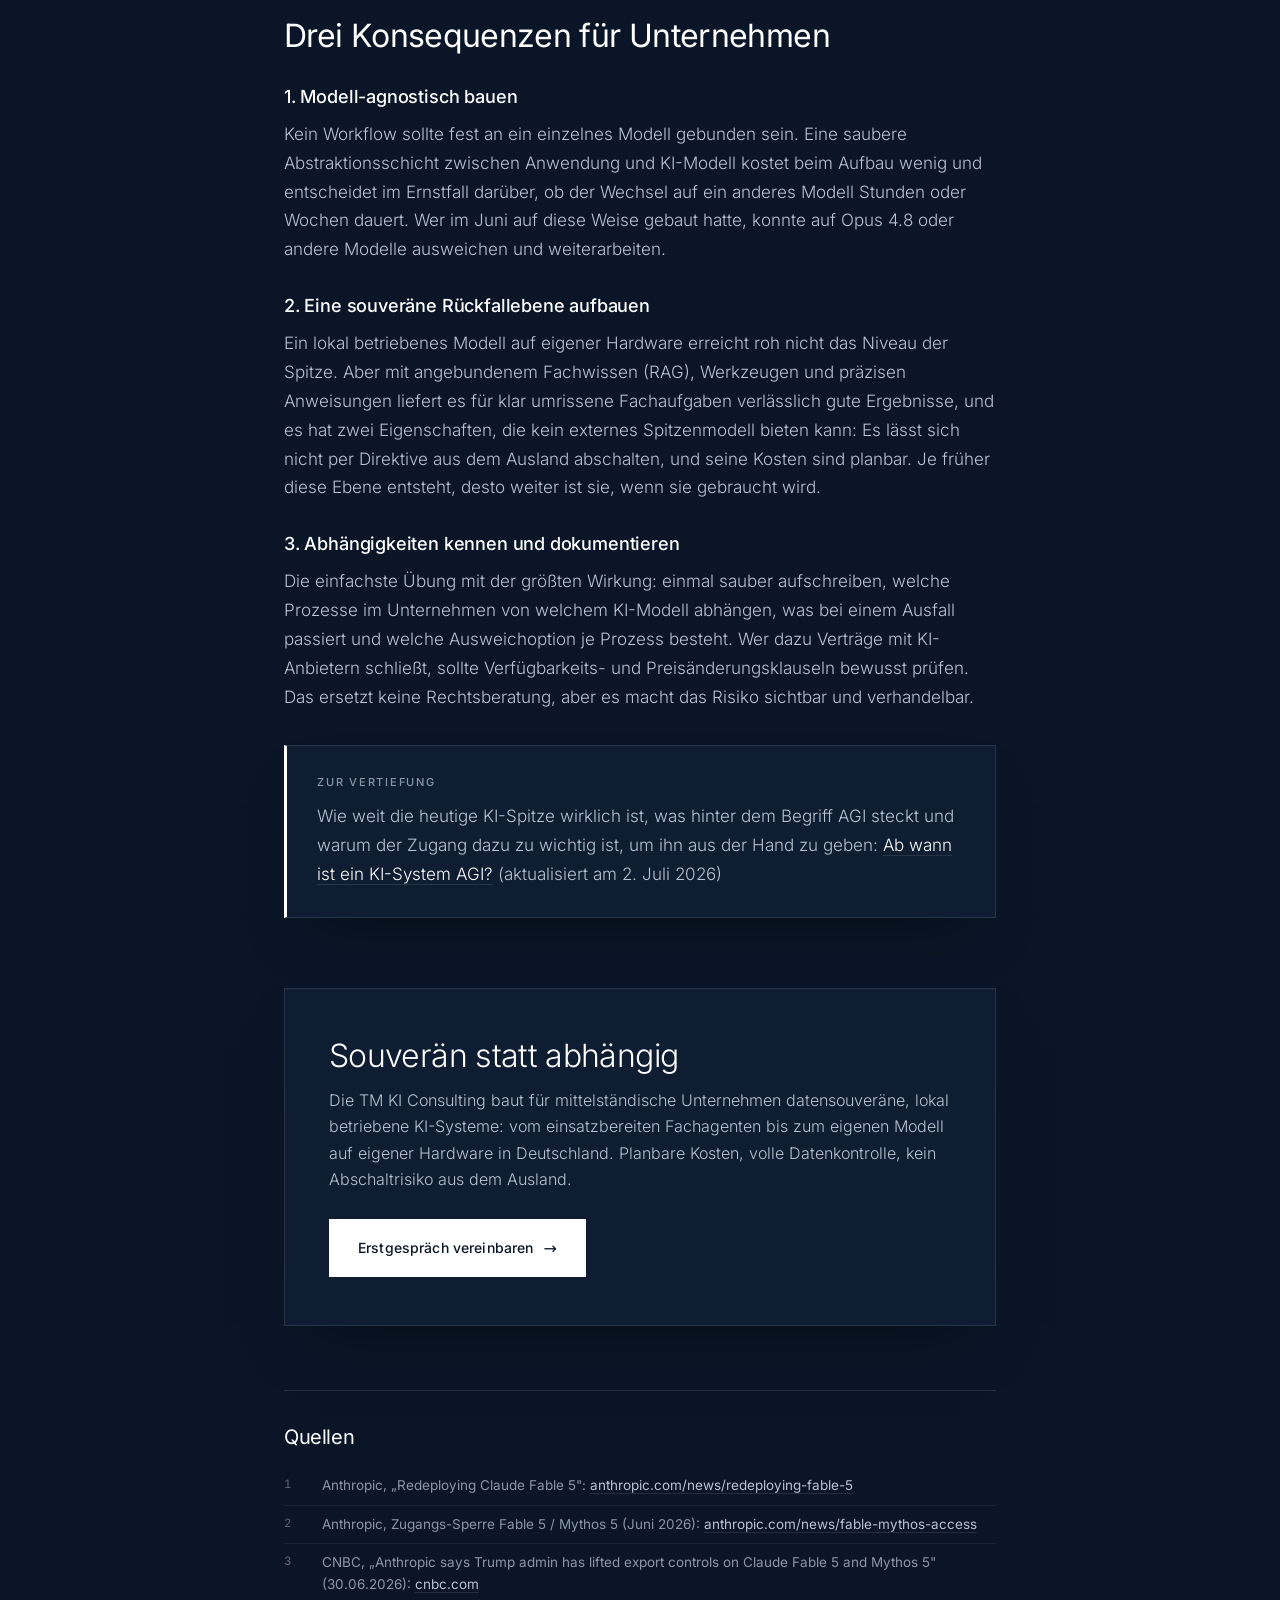
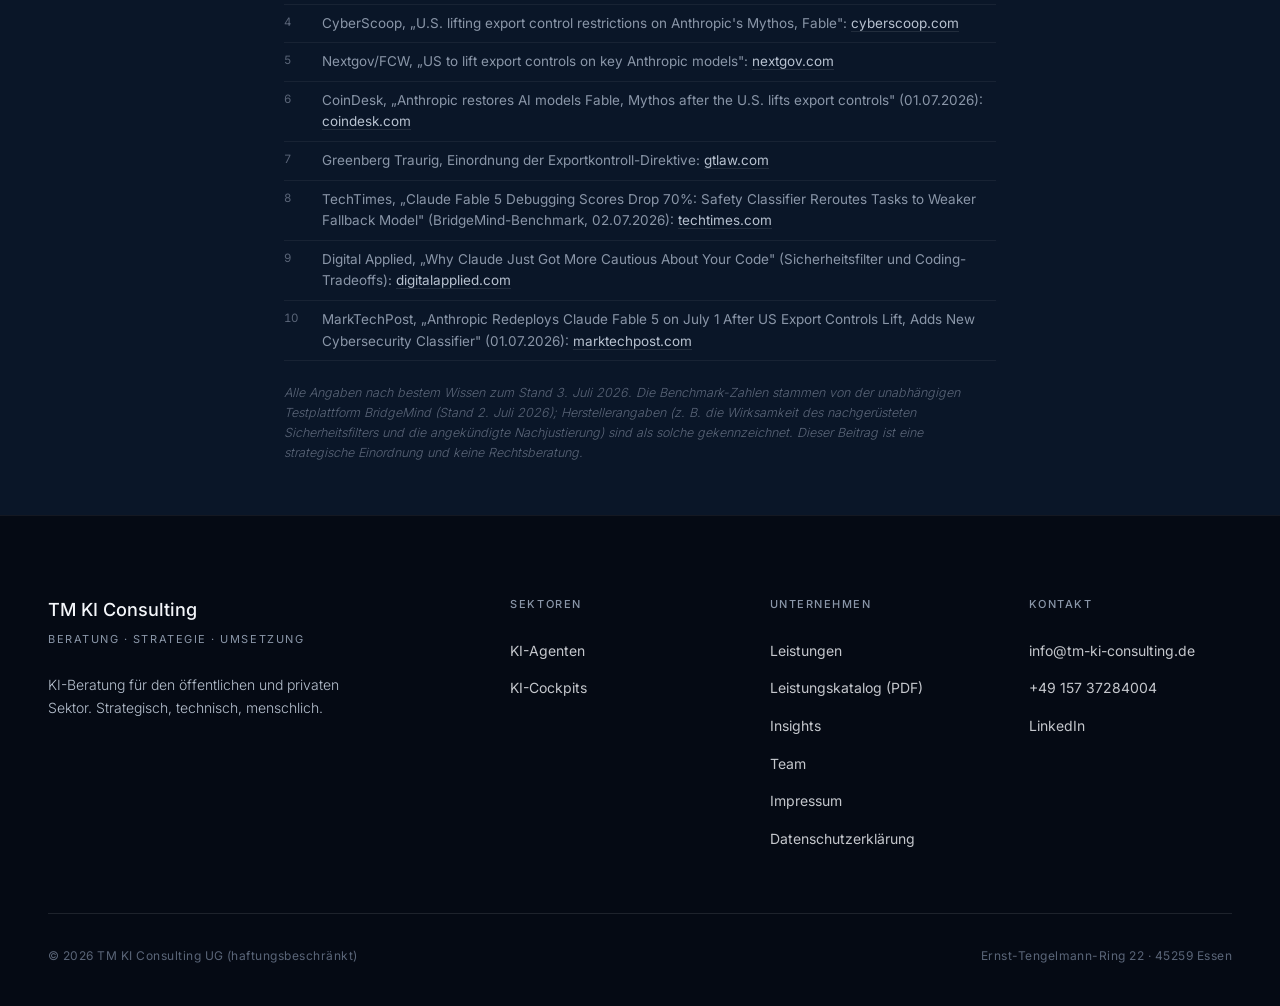
<file: fable5-sperre-artikel.html>
<!DOCTYPE html>
<html lang="de">
<head>
<meta charset="UTF-8" />
<meta name="viewport" content="width=device-width, initial-scale=1.0" />
<title>18 Tage ohne die KI-Spitze · TM KI Consulting</title>
<meta name="description" content="Am 12. Juni 2026 sperrte eine US-Direktive Fable 5 und Mythos 5 weltweit, am 1. Juli waren sie wieder da. Und schon die ersten Benchmarks der zurückgekehrten Version brechen ein. Warum die Aufhebung keine Entwarnung ist und welche drei Konsequenzen Unternehmen jetzt ziehen sollten." />
<meta property="og:title" content="18 Tage ohne die KI-Spitze: Was die Fable-5-Sperre lehrt" />
<meta property="og:description" content="Gesperrt per Direktive, freigegeben per Direktive, und schon die ersten Benchmarks der Rückkehr brechen ein. Drei Konsequenzen für Unternehmen, die auf KI bauen." />
<meta property="og:type" content="article" />
<meta property="og:image" content="https://www.tm-ki-consulting.de/og-image.png" />
<meta property="og:url" content="https://www.tm-ki-consulting.de/fable5-sperre-artikel.html" />
<meta name="twitter:card" content="summary_large_image" />
<link rel="canonical" href="https://www.tm-ki-consulting.de/fable5-sperre-artikel.html" />

<link rel="icon" href="favicon.ico" />
<link rel="icon" type="image/png" sizes="32x32" href="favicon-32x32.png" />
<link rel="icon" type="image/png" sizes="16x16" href="favicon-16x16.png" />
<link rel="apple-touch-icon" href="apple-touch-icon.png" />

<!-- Schriften werden lokal ausgeliefert (Self-Hosting, DSGVO-konform) -->
<link rel="preload" as="font" type="font/woff2" href="assets/fonts/inter-latin-400-normal.woff2" crossorigin>
<link rel="preload" as="font" type="font/woff2" href="assets/fonts/playfair-display-latin-400-normal.woff2" crossorigin>
<link rel="stylesheet" href="assets/fonts/fonts.css">

<style>
  :root {
    --navy-900: #0a1628;
    --navy-800: #0f1d33;
    --navy-700: #152540;
    --navy-600: #1c3050;
    --navy-500: #2a4163;
    --black:    #050a14;
    --white:    #ffffff;
    --off-white: #f4f6fa;
    --gray-300: #b8c2d0;
    --gray-400: #8a96a8;
    --gray-500: #5a6578;
    --line:     rgba(255, 255, 255, .1);
    --line-light: rgba(255, 255, 255, .06);
  }
  * { box-sizing: border-box; margin: 0; padding: 0; }
  html, body {
    background: var(--navy-900);
    color: var(--off-white);
    font-family: 'Inter', system-ui, sans-serif;
    line-height: 1.6;
    -webkit-font-smoothing: antialiased;
    overflow-x: hidden;
    font-size: 16px;
  }
  body::before {
    content: "";
    position: fixed; inset: 0; z-index: 0;
    background:
      radial-gradient(ellipse 100% 80% at 50% 0%, rgba(28, 48, 80, .4), transparent 60%),
      radial-gradient(ellipse 80% 60% at 100% 100%, rgba(15, 29, 51, .6), transparent 60%);
    pointer-events: none;
  }
  body > * { position: relative; z-index: 1; }
  h1, h2, h3, h4 { font-weight: 400; letter-spacing: -0.02em; line-height: 1.15; color: var(--white); }
  .serif { font-family: 'Playfair Display', Georgia, serif; font-style: italic; font-weight: 400; }
  a { color: var(--white); text-decoration: none; transition: opacity .2s; }
  .container { max-width: 1280px; margin: 0 auto; padding: 0 48px; }

  /* ===== HEADER (von der Startseite übernommen) ===== */
  header.site {
    position: fixed; top: 0; left: 0; right: 0; z-index: 100;
    background: rgba(10, 22, 40, .8);
    backdrop-filter: blur(16px); -webkit-backdrop-filter: blur(16px);
    border-bottom: 1px solid var(--line-light);
  }
  .nav {
    display: flex; align-items: center; justify-content: space-between;
    padding: 22px 48px; max-width: 1280px; margin: 0 auto;
  }
  .brand { display: flex; align-items: center; gap: 14px; color: var(--white); }
  .brand-logo {
    width: 44px; height: 44px; border: 1px solid rgba(255,255,255,.18);
    background: var(--white); display: grid; place-items: center; overflow: hidden; flex-shrink: 0;
  }
  .brand-logo img { width: 100%; height: 100%; object-fit: contain; display: block; }
  .brand-text .title { font-size: 15px; font-weight: 500; letter-spacing: -0.01em; }
  .brand-text .sub { font-size: 11px; color: var(--gray-400); letter-spacing: .14em; text-transform: uppercase; margin-top: 2px; }
  nav.primary ul { list-style: none; display: flex; gap: 36px; align-items: center; }
  nav.primary a { color: var(--off-white); font-size: 14px; font-weight: 400; opacity: .75; transition: opacity .2s; }
  nav.primary a:hover, nav.primary a[aria-current="page"] { opacity: 1; }
  .nav-cta {
    margin-left: 8px; background: var(--white); color: var(--navy-900) !important;
    padding: 10px 22px; font-size: 13px; font-weight: 500; opacity: 1 !important; transition: background .2s;
  }
  .nav-cta:hover { background: var(--off-white); }
  .nav-toggle {
    display: none; flex-direction: column; justify-content: center; gap: 5px;
    width: 44px; height: 44px; padding: 10px; background: transparent;
    border: 1px solid rgba(255,255,255,.18); cursor: pointer; z-index: 110;
  }
  .nav-toggle span { display: block; width: 100%; height: 2px; background: var(--white); transition: transform .3s ease, opacity .3s ease; }
  .nav-toggle[aria-expanded="true"] span:nth-child(1) { transform: translateY(7px) rotate(45deg); }
  .nav-toggle[aria-expanded="true"] span:nth-child(2) { opacity: 0; }
  .nav-toggle[aria-expanded="true"] span:nth-child(3) { transform: translateY(-7px) rotate(-45deg); }

  /* ===== BUTTONS ===== */
  .btn {
    display: inline-flex; align-items: center; gap: 10px; padding: 16px 28px;
    font-size: 14px; font-weight: 500; cursor: pointer; border: 1px solid transparent;
    text-decoration: none; transition: all .25s; letter-spacing: .01em; font-family: inherit;
  }
  .btn-primary { background: var(--white); color: var(--navy-900); }
  .btn-primary:hover { background: var(--off-white); color: var(--navy-900); }
  .btn-ghost { background: transparent; color: var(--white); border-color: rgba(255,255,255,.25); }
  .btn-ghost:hover { border-color: var(--white); background: rgba(255,255,255,.05); color: var(--white); }
  .btn .arrow { transition: transform .25s; font-size: 16px; }
  .btn:hover .arrow { transform: translateX(4px); }

  /* ===== ARTIKEL ===== */
  .article-main { padding-top: 88px; }
  .read { max-width: 760px; margin: 0 auto; padding: 0 24px; }

  .a-hero { padding: 64px 0 48px; }
  .a-back { display: inline-flex; align-items: center; gap: 8px; font-size: 13px; color: var(--gray-400); margin-bottom: 30px; }
  .a-back:hover { color: var(--white); }
  .a-eyebrow { display: inline-flex; align-items: center; gap: 12px; font-size: 12px; letter-spacing: .14em; text-transform: uppercase; color: var(--gray-400); margin-bottom: 26px; }
  .a-eyebrow::before { content: ""; width: 30px; height: 1px; background: var(--gray-500); }
  .a-hero h1 { font-weight: 300; font-size: clamp(34px, 5.5vw, 58px); line-height: 1.08; letter-spacing: -0.02em; margin-bottom: 26px; }
  .a-lead { font-size: clamp(17px, 2vw, 20px); line-height: 1.6; color: var(--off-white); font-weight: 300; max-width: 640px; }
  .a-meta { display: flex; flex-wrap: wrap; gap: 10px 22px; margin-top: 34px; padding-top: 22px; border-top: 1px solid var(--line); font-size: 13px; color: var(--gray-400); }
  .a-meta b { color: var(--gray-300); font-weight: 500; }

  .article-body { padding: 16px 0 32px; }
  .article-body h2 { font-weight: 400; color: var(--white); font-size: clamp(24px, 3vw, 32px); line-height: 1.2; letter-spacing: -0.02em; margin: 60px 0 22px; }
  .article-body h3 { color: var(--white); font-weight: 500; font-size: 18px; margin: 32px 0 12px; letter-spacing: -0.01em; }
  .article-body p { margin: 0 0 20px; color: var(--gray-300); font-size: 17px; line-height: 1.7; font-weight: 300; }
  .article-body p strong, .article-body li strong { color: var(--off-white); font-weight: 600; }
  .article-body em { font-style: italic; }
  .article-body a { color: var(--white); border-bottom: 1px solid var(--line); transition: border-color .2s; }
  .article-body a:hover { border-color: var(--white); }
  .article-body .btn { border-bottom: none; }
  .article-body .btn-primary { color: var(--navy-900); }
  .article-body .btn-ghost { color: var(--white); }

  .callout { background: var(--navy-800); border: 1px solid var(--line); border-left: 3px solid var(--white); padding: 28px 30px; margin: 34px 0; box-shadow: 0 30px 60px -30px rgba(0,0,0,.6); }
  .callout .k { font-size: 11px; letter-spacing: .16em; text-transform: uppercase; color: var(--gray-400); font-weight: 500; display: block; margin-bottom: 10px; }
  .callout p:last-child { margin-bottom: 0; }
  .callout.warn { border-left-color: var(--gray-400); }

  .article-body blockquote { margin: 38px 0; padding: 6px 0 6px 30px; border-left: 2px solid var(--navy-500); }
  .article-body blockquote p { font-family: 'Playfair Display', Georgia, serif; font-style: italic; font-weight: 400; color: var(--off-white); font-size: 20px; line-height: 1.6; }

  /* Zeitleiste */
  .tl-list { list-style: none; margin: 30px 0 10px; padding: 0; }
  .tl-list li { position: relative; padding: 0 0 26px 34px; border-left: 1px solid var(--line); margin-left: 8px; }
  .tl-list li:last-child { padding-bottom: 4px; border-left-color: transparent; }
  .tl-list li::before { content: ""; position: absolute; left: -6px; top: 4px; width: 11px; height: 11px; border-radius: 50%; background: var(--navy-500); border: 2px solid var(--gray-400); }
  .tl-list li.hot::before { background: var(--white); border-color: var(--white); }
  .tl-list .d { display: block; font-size: 12px; letter-spacing: .12em; text-transform: uppercase; color: var(--gray-400); margin-bottom: 4px; }
  .tl-list .t { color: var(--gray-300); font-size: 16px; font-weight: 300; line-height: 1.6; }
  .tl-list .t strong { color: var(--off-white); font-weight: 600; }

  .cta-box { margin: 70px 0 20px; background: var(--navy-800); border: 1px solid var(--line); padding: 48px 44px; box-shadow: 0 30px 60px -30px rgba(0,0,0,.6); }
  .cta-box h2 { margin: 0 0 12px; font-weight: 300; font-size: clamp(24px, 3vw, 32px); }
  .cta-box p { color: var(--gray-300); font-size: 16px; font-weight: 300; line-height: 1.65; margin-bottom: 4px; }
  .cta-box .btn { margin-top: 22px; }

  .sources { margin-top: 64px; padding-top: 34px; border-top: 1px solid var(--line); }
  .sources h2 { font-size: 20px; margin: 0 0 18px; font-weight: 400; }
  .sources ol { list-style: none; counter-reset: s; padding: 0; }
  .sources li { counter-increment: s; position: relative; padding: 8px 0 8px 38px; font-size: 13.5px; color: var(--gray-400); border-bottom: 1px solid var(--line-light); word-break: break-word; }
  .sources li::before { content: counter(s); position: absolute; left: 0; top: 8px; font-size: 11.5px; color: var(--gray-500); font-variant-numeric: tabular-nums; }
  .sources a { color: var(--gray-300); border-bottom: 1px solid var(--line); }
  .sources a:hover { color: var(--white); }
  .sources .note { margin-top: 22px; font-size: 12.5px; color: var(--gray-500); line-height: 1.6; font-style: italic; }

  /* ===== FOOTER (von der Startseite übernommen) ===== */
  footer { background: var(--black); padding: 80px 0 40px; border-top: 1px solid var(--line-light); }
  .foot-grid { display: grid; grid-template-columns: 2fr 1fr 1fr 1fr; gap: 56px; padding-bottom: 56px; border-bottom: 1px solid var(--line); }
  .foot-brand .foot-name { font-size: 18px; font-weight: 500; margin-bottom: 6px; }
  .foot-brand .foot-sub { font-size: 11px; letter-spacing: .14em; text-transform: uppercase; color: var(--gray-400); margin-bottom: 24px; }
  .foot-brand p { font-size: 14px; line-height: 1.65; color: var(--gray-300); max-width: 34ch; font-weight: 300; }
  footer h5 { font-size: 11px; letter-spacing: .14em; text-transform: uppercase; color: var(--gray-400); margin-bottom: 18px; font-weight: 500; }
  footer ul { list-style: none; }
  footer li { padding: 6px 0; }
  footer a { color: var(--off-white); font-size: 14px; opacity: .8; }
  footer a:hover { opacity: 1; }
  .foot-bottom { padding-top: 32px; display: flex; justify-content: space-between; flex-wrap: wrap; gap: 12px; font-size: 12px; letter-spacing: .04em; color: var(--gray-500); }

  @media (max-width: 768px) {
    .nav-toggle { display: inline-flex; }
    nav.primary {
      position: absolute; top: 100%; left: 0; right: 0;
      background: rgba(10, 22, 40, .97); backdrop-filter: blur(16px); -webkit-backdrop-filter: blur(16px);
      border-bottom: 1px solid var(--line-light); max-height: 0; overflow: hidden; visibility: hidden;
      transition: max-height .35s ease, visibility .35s ease;
    }
    nav.primary.is-open { max-height: calc(100vh - 80px); visibility: visible; overflow-y: auto; }
    nav.primary ul { display: flex; flex-direction: column; align-items: stretch; gap: 0; padding: 12px 24px 24px; }
    nav.primary ul li { border-bottom: 1px solid var(--line-light); }
    nav.primary ul li:last-child { border-bottom: none; }
    nav.primary a { display: block; padding: 16px 4px; font-size: 16px; opacity: .9; }
    nav.primary .nav-cta { margin: 16px 0 0; text-align: center; padding: 14px 22px; }
    header.site { overflow: visible; }
    .nav { position: relative; padding: 18px 24px; }
    .container { padding: 0 24px; }
    .foot-grid { grid-template-columns: 1fr 1fr; gap: 32px; }
    .foot-bottom { flex-direction: column; gap: 8px; }
    .cta-box { padding: 32px 24px; }
    .callout { padding: 26px 22px; }
  }
</style>
</head>
<body>

<!-- HEADER -->
<header class="site">
  <div class="nav">
    <a href="index.html" class="brand" aria-label="TM KI Consulting Startseite">
      <div class="brand-logo">
        <img src="assets/TM_KI_Logo.webp" alt="TM KI Consulting Logo" width="44" height="44" decoding="async" />
      </div>
      <div class="brand-text">
        <div class="title">TM KI Consulting </div>
        <div class="sub">Beratung · Strategie · Umsetzung</div>
      </div>
    </a>
    <nav class="primary" id="primary-nav">
      <ul>
        <li><a href="index.html#leistungen">Leistungen</a></li>
        <li><a href="index.html#leistungskatalog">Katalog</a></li>
        <li><a href="index.html#im-einsatz">Im Einsatz</a></li>
        <li><a href="index.html#insights" aria-current="page">Insights</a></li>
        <li><a href="index.html#team">Team</a></li>
        <li><a href="impressum.html">Impressum</a></li>
        <li><a href="index.html#kontakt" class="nav-cta">Kontakt</a></li>
      </ul>
    </nav>
    <button class="nav-toggle" type="button" aria-label="Menü öffnen" aria-expanded="false" aria-controls="primary-nav">
      <span></span><span></span><span></span>
    </button>
  </div>
</header>

<main class="article-main">

  <div class="a-hero">
    <div class="read">
      <a class="a-back" href="index.html#insights">← Zurück zur Startseite</a>
      <span class="a-eyebrow">KI-Strategie · Datensouveränität</span>
      <h1>18 Tage ohne die <span class="serif">KI-Spitze</span></h1>
      <p class="a-lead">Am 12. Juni 2026 sperrte eine US-Direktive die stärksten KI-Modelle weltweit. Am 1. Juli waren sie wieder da. Für Unternehmen in Deutschland ist diese Episode keine Entwarnung, sondern der bislang klarste Beleg, wie fremdbestimmt der Zugang zur KI-Spitze ist. Eine Chronologie und drei Konsequenzen.</p>
      <div class="a-meta">
        <span><b>TM KI Consulting</b></span>
        <span>Stand: 3. Juli 2026 (aktualisiert)</span>
        <span>Lesezeit: ca. 6 Minuten</span>
      </div>
    </div>
  </div>

  <article class="article-body">
    <div class="read">

      <h2>Was passiert ist, in fünf Daten</h2>
      <ul class="tl-list">
        <li>
          <span class="d">9. Juni 2026</span>
          <span class="t"><strong>Anthropic stellt Fable 5 und Mythos 5 vor</strong>, die bis dahin stärksten KI-Modelle. Fable 5 führt unabhängige Ranglisten wie den Intelligence Index von Artificial Analysis an.</span>
        </li>
        <li class="hot">
          <span class="d">12. Juni 2026</span>
          <span class="t"><strong>Die US-Regierung ordnet per Exportkontroll-Direktive die weltweite Sperre beider Modelle an</strong>, ausdrücklich auch für Nutzer außerhalb der USA. Anthropic setzt die Anweisung um und widerspricht inhaltlich. Der Zugang ist weg, auch aus Deutschland.</span>
        </li>
        <li>
          <span class="d">26. Juni 2026</span>
          <span class="t"><strong>Erste Teilfreigabe:</strong> Mythos 5 darf an einzelne, von der Regierung freigegebene US-Organisationen wieder ausgeliefert werden.</span>
        </li>
        <li>
          <span class="d">30. Juni 2026</span>
          <span class="t"><strong>Das US-Handelsministerium hebt die Exportkontrollen auf.</strong></span>
        </li>
        <li class="hot">
          <span class="d">1. Juli 2026</span>
          <span class="t"><strong>Fable 5 ist wieder weltweit verfügbar</strong>, auf der Claude-Plattform, in Claude.ai und Claude Code. Mythos 5 bleibt zunächst freigegebenen Organisationen vorbehalten.</span>
        </li>
        <li class="hot">
          <span class="d">2. Juli 2026</span>
          <span class="t"><strong>Erste unabhängige Benchmarks der zurückgekehrten Version</strong> zeigen einen massiven Einbruch bei Coding-Aufgaben. Der Grund ist nicht eine schwächere Modellleistung, sondern der neue Sicherheitsfilter, der einen Großteil der Anfragen an ein Ausweichmodell umleitet.</span>
        </li>
      </ul>

      <h2>Warum gesperrt wurde</h2>
      <p>Auslöser war nach übereinstimmenden Berichten ein Befund von Amazon-Forschern: Sie hatten eine Methode gefunden, die Schutzmechanismen von Fable 5 so zu umgehen, dass das Modell systematisch Software-Schwachstellen identifizierte. Die US-Regierung stufte das als Frage der nationalen Sicherheit ein und nutzte erstmals Exportkontrollrecht, um ein einzelnes KI-Modell zu regulieren.</p>
      <p>Anthropic hat nach eigenen Angaben gemeinsam mit der Regierung einen verbesserten Sicherheitsfilter trainiert, der die konkrete Umgehungstechnik in über 99 Prozent der Fälle blockiert. Diese Zahl ist eine Herstellerangabe, wir kennzeichnen sie entsprechend. Auf dieser Grundlage wurde die Sperre aufgehoben.</p>

      <h2>Warum die Aufhebung keine Entwarnung ist</h2>
      <p>Man könnte die Geschichte als gelöstes Problem lesen: Sicherheitslücke gefunden, nachgebessert, Zugang wieder da. Technisch stimmt das. Strategisch greift es zu kurz.</p>
      <p>Entscheidend ist, <em>wie</em> beides geschah. Der Zugang zur KI-Spitze wurde per Direktive gekappt und per Direktive wiederhergestellt. Kein Unternehmen in Deutschland hatte auf das eine oder das andere Einfluss, keines wurde vorgewarnt, keines konnte den Zeitpunkt der Rückkehr planen. Wer geschäftskritische Prozesse auf diesen Modellen aufgebaut hatte, stand 18 Tage ohne da und erfuhr aus den Nachrichten, dass es weitergeht.</p>
      <blockquote>
        <p>Verfügbarkeit ist zurück. Verlässlichkeit ist es nicht. Denn über beide entscheidet nicht, wer die Systeme nutzt, sondern wer sie kontrolliert.</p>
      </blockquote>
      <p>Dazu kommt: Die Sperre traf ausgerechnet die neueste Modellgeneration, drei Tage nach Vorstellung. Es gibt keinen Grund anzunehmen, dass sich ein solcher Eingriff nicht wiederholt, beim nächsten Sicherheitsbefund, bei der nächsten geopolitischen Lage, beim nächsten Modell.</p>

      <h2>Und die Nachbesserung hat einen Preis</h2>
      <p>Wie unmittelbar dieser Kontrollverlust wirkt, zeigte sich schon einen Tag nach der Rückkehr. Am 2. Juli veröffentlichte die Testplattform BridgeMind neue Messungen: In einem Debugging-Benchmark brach die zurückgekehrte Fable-5-Version um rund 70 Prozent ein und fiel von Platz 9 auf Platz 41 von 42 bewerteten Modellen. Auf den ersten Blick sieht das so aus, als sei die neu ausgelieferte Version schlechter als die vor der Sperre.</p>
      <p>Der wahre Grund ist ein anderer, und er ist deutlich aufschlussreicher: Nicht das Modell rechnet schlechter. Der neue Sicherheitsfilter greift so breit, dass er einen Großteil der Coding-Anfragen bereits abfängt und automatisch an das schwächere Ausweichmodell Opus 4.8 umleitet, bevor Fable 5 überhaupt antwortet. Im Test erreichten nur 3 von 12 Aufgaben tatsächlich Fable 5, die übrigen 9 landeten bei Opus 4.8 und wurden vom Benchmark mit null Punkten gewertet. Anwender bekommen also ein anderes, schwächeres Modell, ohne es angefordert zu haben und in den meisten Fällen, ohne es zu bemerken.</p>
      <p>Anthropic hat angekündigt, den Filter weiter nachzujustieren, um solche Fehlklassifikationen zu verringern, nennt aber weder Zeitplan noch Zielwert. Diese Aussage ist eine Herstellerangabe. Für Unternehmen liegt darin die zweite Lehre derselben Episode: Selbst wenn ein Modell nominell verfügbar ist, kann sich sein Verhalten über Nacht ändern, weil an einer Stelle nachgeregelt wird, die von außen niemand kontrolliert. Verfügbarkeit ist eben nicht dasselbe wie Verlässlichkeit.</p>

      <h2>Drei Konsequenzen für Unternehmen</h2>

      <h3>1. Modell-agnostisch bauen</h3>
      <p>Kein Workflow sollte fest an ein einzelnes Modell gebunden sein. Eine saubere Abstraktionsschicht zwischen Anwendung und KI-Modell kostet beim Aufbau wenig und entscheidet im Ernstfall darüber, ob der Wechsel auf ein anderes Modell Stunden oder Wochen dauert. Wer im Juni auf diese Weise gebaut hatte, konnte auf Opus 4.8 oder andere Modelle ausweichen und weiterarbeiten.</p>

      <h3>2. Eine souveräne Rückfallebene aufbauen</h3>
      <p>Ein lokal betriebenes Modell auf eigener Hardware erreicht roh nicht das Niveau der Spitze. Aber mit angebundenem Fachwissen (RAG), Werkzeugen und präzisen Anweisungen liefert es für klar umrissene Fachaufgaben verlässlich gute Ergebnisse, und es hat zwei Eigenschaften, die kein externes Spitzenmodell bieten kann: Es lässt sich nicht per Direktive aus dem Ausland abschalten, und seine Kosten sind planbar. Je früher diese Ebene entsteht, desto weiter ist sie, wenn sie gebraucht wird.</p>

      <h3>3. Abhängigkeiten kennen und dokumentieren</h3>
      <p>Die einfachste Übung mit der größten Wirkung: einmal sauber aufschreiben, welche Prozesse im Unternehmen von welchem KI-Modell abhängen, was bei einem Ausfall passiert und welche Ausweichoption je Prozess besteht. Wer dazu Verträge mit KI-Anbietern schließt, sollte Verfügbarkeits- und Preisänderungsklauseln bewusst prüfen. Das ersetzt keine Rechtsberatung, aber es macht das Risiko sichtbar und verhandelbar.</p>

      <div class="callout">
        <span class="k">Zur Vertiefung</span>
        <p>Wie weit die heutige KI-Spitze wirklich ist, was hinter dem Begriff AGI steckt und warum der Zugang dazu zu wichtig ist, um ihn aus der Hand zu geben: <a href="agi-artikel.html">Ab wann ist ein KI-System AGI?</a> (aktualisiert am 2. Juli 2026)</p>
      </div>

      <div class="cta-box">
        <h2>Souverän statt abhängig</h2>
        <p>Die TM KI Consulting baut für mittelständische Unternehmen datensouveräne, lokal betriebene KI-Systeme: vom einsatzbereiten Fachagenten bis zum eigenen Modell auf eigener Hardware in Deutschland. Planbare Kosten, volle Datenkontrolle, kein Abschaltrisiko aus dem Ausland.</p>
        <a class="btn btn-primary" href="mailto:info@tm-ki-consulting.de">Erstgespräch vereinbaren <span class="arrow">→</span></a>
      </div>

      <div class="sources">
        <h2>Quellen</h2>
        <ol>
          <li>Anthropic, „Redeploying Claude Fable 5": <a href="https://www.anthropic.com/news/redeploying-fable-5">anthropic.com/news/redeploying-fable-5</a></li>
          <li>Anthropic, Zugangs-Sperre Fable 5 / Mythos 5 (Juni 2026): <a href="https://www.anthropic.com/news/fable-mythos-access">anthropic.com/news/fable-mythos-access</a></li>
          <li>CNBC, „Anthropic says Trump admin has lifted export controls on Claude Fable 5 and Mythos 5" (30.06.2026): <a href="https://www.cnbc.com/amp/2026/06/30/anthropic-says-trump-admin-has-lifted-export-controls-on-claude-fable-5-and-mythos-5.html">cnbc.com</a></li>
          <li>CyberScoop, „U.S. lifting export control restrictions on Anthropic's Mythos, Fable": <a href="https://cyberscoop.com/us-lifting-export-control-restrictions-anthropic-mythos-fable/">cyberscoop.com</a></li>
          <li>Nextgov/FCW, „US to lift export controls on key Anthropic models": <a href="https://www.nextgov.com/artificial-intelligence/2026/07/us-lift-export-controls-key-anthropic-models/414561/">nextgov.com</a></li>
          <li>CoinDesk, „Anthropic restores AI models Fable, Mythos after the U.S. lifts export controls" (01.07.2026): <a href="https://www.coindesk.com/tech/2026/07/01/anthropic-restores-ai-models-fable-mythos-after-the-u-s-lifts-export-controls">coindesk.com</a></li>
          <li>Greenberg Traurig, Einordnung der Exportkontroll-Direktive: <a href="https://www.gtlaw.com/en/insights/2026/6/ai-company-anthropic-suspends-access">gtlaw.com</a></li>
          <li>TechTimes, „Claude Fable 5 Debugging Scores Drop 70%: Safety Classifier Reroutes Tasks to Weaker Fallback Model" (BridgeMind-Benchmark, 02.07.2026): <a href="https://www.techtimes.com/articles/319576/20260702/claude-fable-5-debugging-scores-drop-70-safety-classifier-reroutes-tasks-weaker-fallback-model.htm">techtimes.com</a></li>
          <li>Digital Applied, „Why Claude Just Got More Cautious About Your Code" (Sicherheitsfilter und Coding-Tradeoffs): <a href="https://www.digitalapplied.com/blog/claude-fable-5-safety-classifier-coding-tradeoffs-2026">digitalapplied.com</a></li>
          <li>MarkTechPost, „Anthropic Redeploys Claude Fable 5 on July 1 After US Export Controls Lift, Adds New Cybersecurity Classifier" (01.07.2026): <a href="https://www.marktechpost.com/2026/07/01/anthropic-redeploys-claude-fable-5-on-july-1-after-us-export-controls-lift-adds-new-cybersecurity-classifier/">marktechpost.com</a></li>
        </ol>
        <p class="note">Alle Angaben nach bestem Wissen zum Stand 3. Juli 2026. Die Benchmark-Zahlen stammen von der unabhängigen Testplattform BridgeMind (Stand 2. Juli 2026); Herstellerangaben (z. B. die Wirksamkeit des nachgerüsteten Sicherheitsfilters und die angekündigte Nachjustierung) sind als solche gekennzeichnet. Dieser Beitrag ist eine strategische Einordnung und keine Rechtsberatung.</p>
      </div>

    </div>
  </article>

</main>

<footer>
  <div class="container">
    <div class="foot-grid">
      <div class="foot-brand">
        <div class="foot-name">TM KI Consulting </div>
        <div class="foot-sub">Beratung · Strategie · Umsetzung</div>
        <p>KI-Beratung für den öffentlichen und privaten Sektor. Strategisch, technisch, menschlich.</p>
      </div>
      <div>
        <h5>Sektoren</h5>
        <ul>
          <li><a href="index.html#ki-agenten">KI-Agenten</a></li>
          <li><a href="index.html#ki-cockpits">KI-Cockpits</a></li>
        </ul>
      </div>
      <div>
        <h5>Unternehmen</h5>
        <ul>
          <li><a href="index.html#leistungen">Leistungen</a></li>
          <li><a href="index.html#leistungskatalog">Leistungskatalog (PDF)</a></li>
          <li><a href="index.html#insights">Insights</a></li>
          <li><a href="index.html#team">Team</a></li>
          <li><a href="impressum.html">Impressum</a></li>
          <li><a href="datenschutz.html">Datenschutzerklärung</a></li>
        </ul>
      </div>
      <div>
        <h5>Kontakt</h5>
        <ul>
          <li><a href="mailto:info@tm-ki-consulting.de">info@tm-ki-consulting.de</a></li>
          <li><a href="tel:+4915737284004">+49 157 37284004</a></li>
          <li><a href="#">LinkedIn</a></li>
        </ul>
      </div>
    </div>
    <div class="foot-bottom">
      <span>© 2026 TM KI Consulting UG (haftungsbeschränkt)</span>
      <span>Ernst-Tengelmann-Ring 22 · 45259 Essen</span>
    </div>
  </div>
</footer>

<script>
// Mobile Nav Toggle (Hamburger)
(function () {
  const toggle = document.querySelector('.nav-toggle');
  const nav = document.getElementById('primary-nav');
  if (!toggle || !nav) return;
  function closeMenu() {
    nav.classList.remove('is-open');
    toggle.setAttribute('aria-expanded', 'false');
    toggle.setAttribute('aria-label', 'Menü öffnen');
  }
  function openMenu() {
    nav.classList.add('is-open');
    toggle.setAttribute('aria-expanded', 'true');
    toggle.setAttribute('aria-label', 'Menü schließen');
  }
  toggle.addEventListener('click', () => {
    nav.classList.contains('is-open') ? closeMenu() : openMenu();
  });
  nav.querySelectorAll('a').forEach(a => a.addEventListener('click', closeMenu));
  window.addEventListener('resize', () => { if (window.innerWidth > 768) closeMenu(); });
})();
</script>
</body>
</html>
</file>
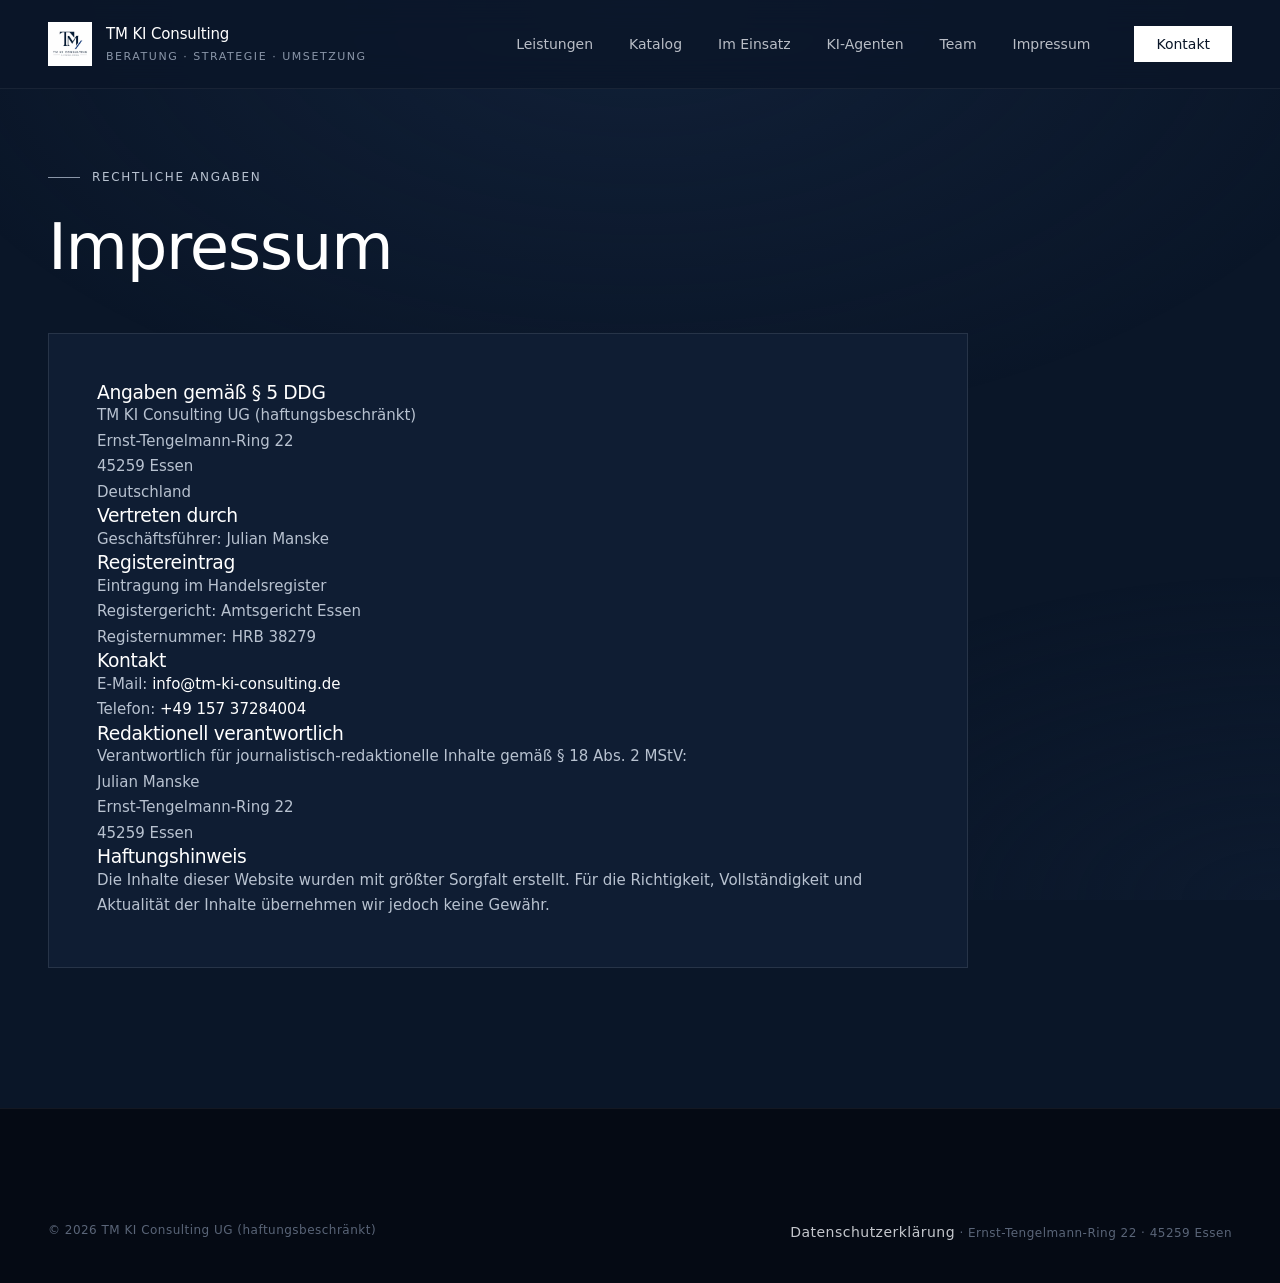
<file: impressum.html>
<!DOCTYPE html>
<html lang="de">
<head>
<meta charset="UTF-8" />
<meta name="viewport" content="width=device-width, initial-scale=1.0" />
<title>Impressum — TM KI Consulting UG (haftungsbeschränkt)</title>
<link rel="icon" href="favicon.ico" />
<link rel="icon" type="image/png" sizes="32x32" href="favicon-32x32.png" />
<link rel="icon" type="image/png" sizes="16x16" href="favicon-16x16.png" />
<link rel="apple-touch-icon" href="apple-touch-icon.png" />
<link rel="canonical" href="https://www.tm-ki-consulting.de/impressum.html" />
<meta name="description" content="Strategische KI-Beratung für den öffentlichen und privaten Sektor. Von der ersten Idee bis zur produktiven Lösung." />
<!-- Assets wie Logos, Portraits, Projektbilder und PDF liegen extern im Ordner /assets. -->

<script src="assets/js/vendor/lenis.min.js"></script>

<style>
  :root {
    --navy-900: #0a1628;    /* tiefes Dunkelblau */
    --navy-800: #0f1d33;
    --navy-700: #152540;
    --navy-600: #1c3050;
    --navy-500: #2a4163;
    --black:    #050a14;
    --white:    #ffffff;
    --off-white: #f4f6fa;
    --gray-300: #b8c2d0;
    --gray-400: #8a96a8;
    --gray-500: #5a6578;
    --line:     rgba(255, 255, 255, .1);
    --line-light: rgba(255, 255, 255, .06);
  }

  * { box-sizing: border-box; margin: 0; padding: 0; }
  html, body {
    background: var(--navy-900);
    color: var(--off-white);
    font-family: 'Inter', system-ui, sans-serif;
    line-height: 1.6;
    -webkit-font-smoothing: antialiased;
    overflow-x: hidden;
    font-size: 16px;
  }
  html.lenis { height: auto; }
  .lenis.lenis-smooth { scroll-behavior: auto; }

  /* Background — sehr ruhig, kein wildes Effekt */
  body::before {
    content: "";
    position: fixed; inset: 0; z-index: 0;
    background:
      radial-gradient(ellipse 100% 80% at 50% 0%, rgba(28, 48, 80, .4), transparent 60%),
      radial-gradient(ellipse 80% 60% at 100% 100%, rgba(15, 29, 51, .6), transparent 60%);
    pointer-events: none;
  }
  body > * { position: relative; z-index: 1; }

  h1, h2, h3, h4 {
    font-weight: 400;
    letter-spacing: -0.02em;
    line-height: 1.15;
    color: var(--white);
  }
  .serif {
    font-family: 'Playfair Display', Georgia, serif;
    font-style: italic;
    font-weight: 400;
  }
  a { color: var(--white); text-decoration: none; transition: opacity .2s; }

  .container {
    max-width: 1280px;
    margin: 0 auto;
    padding: 0 48px;
  }

  /* ============ HEADER ============ */
  header.site {
    position: fixed; top: 0; left: 0; right: 0; z-index: 100;
    background: rgba(10, 22, 40, .8);
    backdrop-filter: blur(16px);
    -webkit-backdrop-filter: blur(16px);
    border-bottom: 1px solid var(--line-light);
  }
  .nav {
    display: flex; align-items: center; justify-content: space-between;
    padding: 22px 0;
    max-width: 1280px; margin: 0 auto;
    padding-left: 48px; padding-right: 48px;
  }
  .brand {
    display: flex; align-items: center; gap: 14px;
    color: var(--white);
  }
  .brand-logo {
    width: 44px; height: 44px;
    border: 1px solid rgba(255,255,255,.18);
    background: var(--white);
    display: grid; place-items: center;
    overflow: hidden;
    flex-shrink: 0;
  }
  .brand-logo img {
    width: 100%; height: 100%;
    object-fit: contain;
    display: block;
  }
  .brand-text .title {
    font-size: 15px; font-weight: 500;
    letter-spacing: -0.01em;
  }
  .brand-text .sub {
    font-size: 11px; color: var(--gray-400);
    letter-spacing: .14em; text-transform: uppercase;
    margin-top: 2px;
  }

  nav.primary ul {
    list-style: none; display: flex; gap: 36px; align-items: center;
  }
  nav.primary a {
    color: var(--off-white); font-size: 14px; font-weight: 400;
    opacity: .75; transition: opacity .2s;
  }
  nav.primary a:hover { opacity: 1; }
  .nav-cta {
    margin-left: 8px;
    background: var(--white); color: var(--navy-900) !important;
    padding: 10px 22px; font-size: 13px; font-weight: 500;
    opacity: 1 !important;
    transition: background .2s;
  }
  .nav-cta:hover { background: var(--off-white); }

  /* ============ MOBILE NAV TOGGLE ============ */
  .nav-toggle {
    display: none;
    flex-direction: column;
    justify-content: center;
    gap: 5px;
    width: 44px;
    height: 44px;
    padding: 10px;
    background: transparent;
    border: 1px solid rgba(255,255,255,.18);
    cursor: pointer;
    z-index: 110;
  }
  .nav-toggle span {
    display: block;
    width: 100%;
    height: 2px;
    background: var(--white);
    transition: transform .3s ease, opacity .3s ease;
  }
  .nav-toggle[aria-expanded="true"] span:nth-child(1) { transform: translateY(7px) rotate(45deg); }
  .nav-toggle[aria-expanded="true"] span:nth-child(2) { opacity: 0; }
  .nav-toggle[aria-expanded="true"] span:nth-child(3) { transform: translateY(-7px) rotate(-45deg); }


  /* ============ HERO ============ */
  .hero {
    min-height: 100vh;
    display: flex; align-items: center;
    padding: 140px 0 80px;
    position: relative;
  }
  .hero-eyebrow {
    display: inline-flex; align-items: center; gap: 12px;
    font-size: 12px; letter-spacing: .14em; text-transform: uppercase;
    color: var(--gray-300); margin-bottom: 36px;
  }
  .hero-eyebrow::before {
    content: ""; width: 32px; height: 1px; background: var(--gray-400);
  }
  .hero h1 {
    font-size: clamp(48px, 6.5vw, 92px);
    line-height: 1.05;
    letter-spacing: -0.03em;
    font-weight: 300;
    margin-bottom: 36px;
    max-width: 18ch;
  }
  .hero h1 .serif { color: var(--white); }
  .hero-lead {
    font-size: clamp(17px, 1.4vw, 20px);
    line-height: 1.6;
    color: var(--gray-300);
    max-width: 56ch;
    margin-bottom: 56px;
    font-weight: 300;
  }
  .hero-cta-row { display: flex; gap: 16px; flex-wrap: wrap; }

  .btn {
    display: inline-flex; align-items: center; gap: 10px;
    padding: 16px 28px; font-size: 14px; font-weight: 500;
    cursor: pointer; border: 1px solid transparent;
    text-decoration: none; transition: all .25s;
    letter-spacing: .01em;
    font-family: inherit;
  }
  .btn-primary {
    background: var(--white); color: var(--navy-900);
  }
  .btn-primary:hover { background: var(--off-white); color: var(--navy-900); }
  .btn-ghost {
    background: transparent; color: var(--white);
    border-color: rgba(255,255,255,.25);
  }
  .btn-ghost:hover { border-color: var(--white); background: rgba(255,255,255,.05); color: var(--white); }
  .btn .arrow { transition: transform .25s; font-size: 16px; }
  .btn:hover .arrow { transform: translateX(4px); }

  .hero-meta {
    margin-top: 96px;
    padding-top: 36px;
    border-top: 1px solid var(--line);
    display: grid; grid-template-columns: repeat(4, 1fr); gap: 40px;
  }
  .hero-meta-item .label {
    font-size: 11px; letter-spacing: .14em;
    text-transform: uppercase; color: var(--gray-400);
    margin-bottom: 8px;
  }
  .hero-meta-item .value {
    font-size: 16px; color: var(--white); font-weight: 400;
  }

  /* ============ SECTION BASIS ============ */
  section.block {
    padding: 140px 0;
    position: relative;
  }
  .section-eyebrow {
    display: inline-flex; align-items: center; gap: 12px;
    font-size: 12px; letter-spacing: .14em; text-transform: uppercase;
    color: var(--gray-300); margin-bottom: 24px;
  }
  .section-eyebrow::before {
    content: ""; width: 32px; height: 1px; background: var(--gray-400);
  }
  .section-head {
    margin-bottom: 80px; max-width: 900px;
  }
  .section-head h2 {
    font-size: clamp(36px, 4.5vw, 60px);
    line-height: 1.1;
    font-weight: 300;
    letter-spacing: -0.025em;
    margin-bottom: 24px;
  }
  .section-head p {
    font-size: 17px; line-height: 1.65;
    color: var(--gray-300);
    max-width: 60ch;
    font-weight: 300;
  }

  /* ============ SEKTOREN ============ */
  .sectors-section { background: var(--navy-800); border-top: 1px solid var(--line-light); border-bottom: 1px solid var(--line-light); }
  .sectors {
    display: grid; grid-template-columns: 1fr 1fr; gap: 32px;
  }
  .sector {
    background: var(--navy-700);
    border: 1px solid var(--line);
    padding: 56px 48px;
    transition: border-color .25s, background .25s;
    position: relative;
  }
  .sector:hover {
    border-color: rgba(255, 255, 255, .25);
    background: var(--navy-600);
  }
  .sector-num {
    font-size: 11px; letter-spacing: .14em; text-transform: uppercase;
    color: var(--gray-400); margin-bottom: 32px;
  }
  .sector h3 {
    font-size: 32px;
    line-height: 1.15;
    margin-bottom: 20px;
    font-weight: 400;
    letter-spacing: -0.02em;
  }
  .sector p {
    color: var(--gray-300);
    font-size: 16px; line-height: 1.65;
    margin-bottom: 36px;
    font-weight: 300;
  }
  .sector-list {
    list-style: none; padding-top: 28px;
    border-top: 1px solid var(--line);
  }
  .sector-list li {
    padding: 12px 0;
    font-size: 14px; color: var(--off-white);
    display: flex; align-items: start; gap: 14px;
    border-bottom: 1px solid var(--line-light);
  }
  .sector-list li:last-child { border-bottom: 0; }
  .sector-list li::before {
    content: ""; width: 14px; height: 1px;
    background: var(--gray-400); margin-top: 11px; flex-shrink: 0;
  }

  /* ============ LEISTUNGEN ============ */
  .services {
    display: grid; grid-template-columns: repeat(3, 1fr); gap: 32px;
  }
  .service {
    border-top: 1px solid var(--white);
    padding-top: 36px;
  }
  .service-num {
    font-size: 11px; letter-spacing: .14em; text-transform: uppercase;
    color: var(--gray-400); margin-bottom: 32px;
  }
  .service h3 {
    font-size: 26px; font-weight: 400;
    margin-bottom: 18px;
    line-height: 1.2;
    letter-spacing: -0.02em;
  }
  .service p {
    color: var(--gray-300); font-size: 15.5px;
    line-height: 1.65; font-weight: 300;
    margin-bottom: 28px;
  }
  .service-tag {
    font-size: 12px; color: var(--gray-400);
    letter-spacing: .04em;
  }

  /* ============ PROJEKTE ============ */
  .projects-section { background: var(--navy-800); border-top: 1px solid var(--line-light); border-bottom: 1px solid var(--line-light); }
  .projects {
    display: flex; flex-direction: column;
    border-top: 1px solid var(--line);
  }
  .project {
    display: grid;
    grid-template-columns: 64px 200px 1fr 180px 40px;
    gap: 32px; align-items: center;
    padding: 32px 0;
    border-bottom: 1px solid var(--line);
    cursor: pointer;
    transition: padding-left .3s, background .3s;
    color: inherit;
    text-decoration: none;
  }
  .project:hover {
    padding-left: 16px;
  }
  .project-logo {
    width: 56px; height: 56px;
    border-radius: 12px;
    display: grid; place-items: center;
    overflow: hidden;
    background: var(--navy-700);
    border: 1px solid var(--line);
  }
  .project-logo img {
    width: 100%; height: 100%; object-fit: cover; display: block;
  }
  .project-logo.symbol-logo {
    background: #ffffff;
    border-color: rgba(255,255,255,.16);
    padding: 3px;
  }
  .project-logo.symbol-logo img {
    object-fit: contain;
    border-radius: 8px;
  }
  .project-logo.placeholder {
    font-family: 'Playfair Display', serif;
    font-style: italic;
    font-size: 22px;
    color: var(--white);
    opacity: .85;
  }
  .project-client {
    font-size: 11px; letter-spacing: .14em; text-transform: uppercase;
    color: var(--gray-400);
  }
  .project-client strong {
    display: block; color: var(--white); font-size: 15px;
    margin-top: 8px; font-weight: 500;
    text-transform: none; letter-spacing: -0.01em;
  }
  .project-title {
    font-size: clamp(22px, 2.2vw, 30px); line-height: 1.2;
    color: var(--white); margin-bottom: 10px;
    font-weight: 400; letter-spacing: -0.02em;
  }
  .project-desc {
    font-size: 15px; line-height: 1.6;
    color: var(--gray-300); font-weight: 300;
    max-width: 56ch;
  }
  .project-meta {
    font-size: 11px; letter-spacing: .14em; text-transform: uppercase;
    color: var(--gray-400); text-align: right;
  }
  .project-meta strong {
    display: block; color: var(--white); font-size: 14px;
    margin-top: 6px; font-weight: 500;
    text-transform: none; letter-spacing: -0.01em;
  }
  .project-arrow {
    color: var(--gray-400); font-size: 20px; transition: all .3s;
    text-align: right;
  }
  .project:hover .project-arrow { color: var(--white); transform: translateX(6px); }

  /* Expand-Variante: Karte mit aufklappbarem Visual */
  .project-expand {
    display: block;
    border-bottom: 1px solid var(--line);
    padding: 0;
  }
  .project-expand .project {
    border-bottom: none;
  }
  .project-expand .project-arrow {
    transition: transform .3s;
  }
  .project-expand[open] .project-arrow {
    transform: rotate(90deg);
    color: var(--white);
  }
  .project-expand summary {
    list-style: none;
    cursor: pointer;
  }
  .project-expand summary::-webkit-details-marker { display: none; }
  .project-detail {
    padding: 0 0 48px 96px;
    animation: fadeIn .4s ease-out;
  }
  .project-detail-image {
    display: block;
    width: 100%;
    max-width: 720px;
    height: auto;
    border: 1px solid var(--line);
    background: var(--navy-700);
    box-shadow: 0 30px 60px -30px rgba(0, 0, 0, .6);
  }
  .project-detail-caption {
    margin-top: 18px;
    font-size: 13px;
    color: var(--gray-400);
    letter-spacing: .02em;
    max-width: 56ch;
  }
  @keyframes fadeIn {
    from { opacity: 0; transform: translateY(-8px); }
    to { opacity: 1; transform: translateY(0); }
  }

  /* ============ TEAM ============ */
  .team {
    display: grid; grid-template-columns: 1fr 1fr; gap: 48px;
  }
  .member {
    border: 1px solid var(--line);
    background: var(--navy-800);
    padding: 48px;
    display: flex; flex-direction: column;
  }
  .member-portrait {
    width: 100%; aspect-ratio: 4 / 3;
    background:
      linear-gradient(135deg, var(--navy-700) 0%, var(--navy-600) 100%);
    border: 1px solid var(--line);
    margin-bottom: 36px;
    display: grid; place-items: center;
    position: relative; overflow: hidden;
  }
  .member-portrait::before {
    content: "";
    position: absolute; inset: 0;
    background:
      radial-gradient(circle at 30% 20%, rgba(255,255,255,.04), transparent 50%);
  }

  .member-portrait .member-photo {
    position: relative;
    z-index: 1;
    width: min(72%, 305px);
    aspect-ratio: 1 / 1;
    object-fit: contain;
    border-radius: 50%;
    display: block;
    filter: drop-shadow(0 24px 42px rgba(0,0,0,.24));
  }
  .member-portrait .initials {
    font-family: 'Playfair Display', serif;
    font-style: italic;
    font-size: 88px; color: var(--white);
    opacity: .25;
  }
  .member-portrait .ph-label {
    position: absolute; bottom: 14px; left: 18px;
    font-size: 10px; letter-spacing: .14em; text-transform: uppercase;
    color: var(--gray-400);
  }
  .member-role {
    font-size: 11px; letter-spacing: .14em; text-transform: uppercase;
    color: var(--gray-400); margin-bottom: 14px;
  }
  .member-name {
    font-size: 30px; font-weight: 400;
    line-height: 1.15;
    margin-bottom: 24px;
    letter-spacing: -0.02em;
  }
  .member-bio {
    font-size: 15px; line-height: 1.7;
    color: var(--gray-300); font-weight: 300;
    margin-bottom: auto;
  }
  .member-foot {
    margin-top: 36px; padding-top: 24px;
    border-top: 1px solid var(--line);
    display: flex; justify-content: space-between; align-items: center;
    font-size: 13px; color: var(--gray-400);
  }
  .member-foot a {
    color: var(--white); font-weight: 500;
    display: inline-flex; align-items: center; gap: 6px;
  }
  .member-foot a:hover { color: var(--gray-300); }

  /* ============ KONTAKT CTA ============ */
  .cta-section {
    padding: 160px 0;
    background: var(--black);
    border-top: 1px solid var(--line-light);
    text-align: center;
  }
  .cta-section h2 {
    font-size: clamp(40px, 5.5vw, 76px);
    line-height: 1.1;
    font-weight: 300;
    max-width: 22ch;
    margin: 0 auto 36px;
    letter-spacing: -0.025em;
  }
  .cta-lead {
    font-size: clamp(16px, 1.3vw, 19px);
    line-height: 1.65;
    color: var(--gray-300);
    max-width: 60ch;
    margin: 0 auto 48px;
    font-weight: 300;
  }
  .cta-row {
    display: flex; gap: 16px; justify-content: center; flex-wrap: wrap;
  }
  .cta-trust {
    margin-top: 40px;
    display: flex; justify-content: center; gap: 14px; flex-wrap: wrap;
    font-size: 13px; color: var(--gray-400);
    letter-spacing: .01em;
  }
  .cta-trust .dot-sep { color: var(--gray-500); }

  /* ============ FOOTER ============ */
  footer {
    background: var(--black);
    padding: 80px 0 40px;
    border-top: 1px solid var(--line-light);
  }
  .foot-grid {
    display: grid; grid-template-columns: 2fr 1fr 1fr 1fr;
    gap: 56px; padding-bottom: 56px;
    border-bottom: 1px solid var(--line);
  }
  .foot-brand .foot-name {
    font-size: 18px; font-weight: 500;
    margin-bottom: 6px;
  }
  .foot-brand .foot-sub {
    font-size: 11px; letter-spacing: .14em; text-transform: uppercase;
    color: var(--gray-400); margin-bottom: 24px;
  }
  .foot-brand p {
    font-size: 14px; line-height: 1.65;
    color: var(--gray-300); max-width: 34ch; font-weight: 300;
  }
  footer h5 {
    font-size: 11px; letter-spacing: .14em; text-transform: uppercase;
    color: var(--gray-400); margin-bottom: 18px; font-weight: 500;
  }
  footer ul { list-style: none; }
  footer li { padding: 6px 0; }
  footer a { color: var(--off-white); font-size: 14px; opacity: .8; }
  footer a:hover { opacity: 1; }
  .foot-bottom {
    padding-top: 32px;
    display: flex; justify-content: space-between; flex-wrap: wrap; gap: 12px;
    font-size: 12px; letter-spacing: .04em;
    color: var(--gray-500);
  }

  /* Reveal animation — nur aktiv wenn JS geladen ist (Klasse wird von Script gesetzt) */
  html.js-ready .reveal:not(.is-visible) {
    opacity: 0;
    transform: translateY(40px);
  }
  html.js-ready .reveal {
    transition: opacity .9s ease-out, transform .9s ease-out;
  }
  html.js-ready .reveal.is-visible {
    opacity: 1;
    transform: translateY(0);
  }

  /* ============ LEISTUNGSKATALOG ============ */
  .catalog-section {
    background: var(--navy-800);
    border-top: 1px solid var(--line-light);
    border-bottom: 1px solid var(--line-light);
  }
  .catalog {
    display: grid;
    grid-template-columns: 0.85fr 1fr;
    gap: 72px;
    align-items: center;
  }
  .catalog-cover-link {
    display: block;
    position: relative;
    overflow: hidden;
    border: 1px solid var(--line);
    background: var(--navy-700);
    transition: transform .4s ease, border-color .25s ease, box-shadow .4s ease;
    box-shadow: 0 30px 60px -30px rgba(0, 0, 0, .6);
  }
  .catalog-cover-link:hover {
    transform: translateY(-4px);
    border-color: rgba(255, 255, 255, .25);
    box-shadow: 0 40px 80px -30px rgba(0, 0, 0, .8);
  }
  .catalog-cover-link img {
    display: block;
    width: 100%;
    height: auto;
  }
  .catalog-cover-badge {
    position: absolute;
    top: 18px; left: 18px;
    background: rgba(10, 22, 40, .85);
    backdrop-filter: blur(8px);
    -webkit-backdrop-filter: blur(8px);
    border: 1px solid var(--line);
    color: var(--white);
    font-size: 10px;
    letter-spacing: .14em;
    text-transform: uppercase;
    padding: 8px 12px;
    font-weight: 500;
  }
  .catalog-cover-overlay {
    position: absolute;
    inset: auto 0 0 0;
    padding: 20px 22px;
    display: flex;
    align-items: center;
    justify-content: space-between;
    background: linear-gradient(to top, rgba(5, 10, 20, .92), rgba(5, 10, 20, 0));
    color: var(--white);
    font-size: 13px;
    letter-spacing: .04em;
    opacity: 0;
    transition: opacity .3s ease;
  }
  .catalog-cover-link:hover .catalog-cover-overlay { opacity: 1; }
  .catalog-cover-overlay .arrow { transition: transform .25s; font-size: 16px; }
  .catalog-cover-link:hover .catalog-cover-overlay .arrow { transform: translateX(4px); }

  .catalog-content h2 {
    font-size: clamp(36px, 4.5vw, 60px);
    line-height: 1.1;
    font-weight: 300;
    letter-spacing: -0.025em;
    margin-bottom: 28px;
  }
  .catalog-content p {
    font-size: 17px;
    line-height: 1.65;
    color: var(--gray-300);
    max-width: 56ch;
    font-weight: 300;
    margin-bottom: 20px;
  }
  .catalog-meta {
    margin-top: 36px;
    padding-top: 28px;
    border-top: 1px solid var(--line);
    display: grid;
    grid-template-columns: repeat(3, 1fr);
    gap: 28px;
    margin-bottom: 40px;
  }
  .catalog-meta .label {
    font-size: 11px; letter-spacing: .14em; text-transform: uppercase;
    color: var(--gray-400); margin-bottom: 8px;
  }
  .catalog-meta .value {
    font-size: 15px; color: var(--white); font-weight: 400;
  }

  /* ============ IMPRESSUM MODAL ============ */
  .impressum-link {
    font: inherit;
    color: var(--off-white);
    opacity: .8;
    cursor: pointer;
  }
  .impressum-link:hover { opacity: 1; }
  .impressum-modal {
    width: min(920px, calc(100vw - 32px));
    max-width: 920px;
    border: 0;
    padding: 0;
    background: transparent;
    color: var(--off-white);
    position: fixed;
    inset: 50% auto auto 50%;
    transform: translate(-50%, -50%);
  }
  .impressum-modal::backdrop {
    background: rgba(5, 10, 20, .76);
    backdrop-filter: blur(10px);
    -webkit-backdrop-filter: blur(10px);
  }
  .impressum-modal-card {
    position: relative;
    max-height: min(82vh, 820px);
    overflow: auto;
    border: 1px solid var(--line);
    background: var(--navy-800);
    padding: 48px;
    box-shadow: 0 40px 90px -30px rgba(0, 0, 0, .9);
  }
  .impressum-modal-card h2 {
    font-size: clamp(32px, 4vw, 52px);
    font-weight: 300;
    margin-bottom: 24px;
  }
  .impressum-modal-card h3 {
    font-size: 18px;
    font-weight: 500;
    margin-top: 30px;
    margin-bottom: 10px;
  }
  .impressum-modal-card p {
    color: var(--gray-300);
    font-size: 15px;
    line-height: 1.7;
    margin-bottom: 14px;
    font-weight: 300;
  }
  .impressum-note {
    border: 1px solid var(--line);
    background: rgba(255,255,255,.04);
    padding: 18px 20px;
    margin: 22px 0 8px;
    color: var(--off-white) !important;
  }
  .modal-close {
    position: absolute;
    top: 18px;
    right: 18px;
    width: 40px;
    height: 40px;
    display: grid;
    place-items: center;
    border: 1px solid var(--line);
    background: rgba(255,255,255,.04);
    color: var(--white);
    font-size: 24px;
    line-height: 1;
    cursor: pointer;
    font-family: inherit;
  }
  .modal-close:hover { background: rgba(255,255,255,.08); }
  .project-static { cursor: default; }
  .project-static:hover { padding-left: 0; }
  .project-static:hover .project-arrow { transform: none; color: var(--gray-400); }

  /* ============ RESPONSIVE ============ */
  @media (max-width: 1024px) {
    .nav { padding-left: 32px; padding-right: 32px; }
    .container { padding: 0 32px; }
    .services { grid-template-columns: 1fr; gap: 40px; }
    .hero-meta { grid-template-columns: 1fr 1fr; gap: 28px; }
    .catalog { grid-template-columns: 1fr; gap: 48px; }
    .catalog-cover-link { max-width: 480px; }
  }
  @media (max-width: 768px) {
    .nav-toggle { display: inline-flex; }
    nav.primary {
      position: absolute;
      top: 100%; left: 0; right: 0;
      background: rgba(10, 22, 40, .97);
      backdrop-filter: blur(16px);
      -webkit-backdrop-filter: blur(16px);
      border-bottom: 1px solid var(--line-light);
      max-height: 0;
      overflow: hidden;
      visibility: hidden;
      transition: max-height .35s ease, visibility .35s ease;
    }
    nav.primary.is-open {
      max-height: calc(100vh - 80px);
      visibility: visible;
      overflow-y: auto;
    }
    nav.primary ul {
      display: flex;
      flex-direction: column;
      align-items: stretch;
      gap: 0;
      padding: 12px 24px 24px;
    }
    nav.primary ul li { border-bottom: 1px solid var(--line-light); }
    nav.primary ul li:last-child { border-bottom: none; }
    nav.primary a {
      display: block;
      padding: 16px 4px;
      font-size: 16px;
      opacity: .9;
    }
    nav.primary .nav-cta {
      margin: 16px 0 0;
      text-align: center;
      padding: 14px 22px;
    }
    header.site { overflow: visible; }
    .nav { position: relative; }
    .nav { padding: 18px 24px; }
    .container { padding: 0 24px; }
    section.block, .cta-section { padding: 80px 0; }
    .hero { padding: 120px 0 60px; }
    .sectors, .team { grid-template-columns: 1fr; gap: 24px; }
    .sector, .member { padding: 36px 28px; }
    .impressum-card { padding: 36px 28px; }
    .project { grid-template-columns: 56px 1fr; gap: 16px; padding: 24px 0; }
    .project-logo { width: 48px; height: 48px; }
    .project-client { grid-column: 1 / -1; }
    .project-meta { text-align: left; grid-column: 1 / -1; }
    .project > div:nth-child(3) { grid-column: 1 / -1; }
    .project-arrow { display: none; }
    .project-detail { padding: 0 0 32px 0; }
    .foot-grid { grid-template-columns: 1fr 1fr; gap: 32px; }
    .foot-bottom { flex-direction: column; gap: 8px; }
    .hero-meta { grid-template-columns: 1fr; gap: 20px; padding-top: 28px; margin-top: 56px; }
    .catalog-meta { grid-template-columns: 1fr; gap: 18px; }
  }
</style>

<!-- Strukturierte Daten (schema.org / JSON-LD) fuer Suchmaschinen und KI-Systeme -->
<script type="application/ld+json">
{
  "@context": "https://schema.org",
  "@graph": [
    {
      "@type": [
        "Organization",
        "ProfessionalService"
      ],
      "@id": "https://www.tm-ki-consulting.de/#organization",
      "name": "TM KI Consulting UG (haftungsbeschränkt)",
      "legalName": "TM KI Consulting UG (haftungsbeschränkt)",
      "alternateName": "TM KI Consulting",
      "url": "https://www.tm-ki-consulting.de/",
      "logo": {
        "@type": "ImageObject",
        "@id": "https://www.tm-ki-consulting.de/#logo",
        "url": "https://www.tm-ki-consulting.de/assets/TM_KI_Logo.png"
      },
      "address": {
        "@type": "PostalAddress",
        "streetAddress": "Ernst-Tengelmann-Ring 22",
        "postalCode": "45259",
        "addressLocality": "Essen",
        "addressRegion": "Nordrhein-Westfalen",
        "addressCountry": "DE"
      },
      "telephone": "+49 157 37284004",
      "email": "info@tm-ki-consulting.de",
      "foundingDate": "2026-07-27",
      "sameAs": [
        "https://www.linkedin.com/company/130034129/"
      ],
      "identifier": [
        {
          "@type": "PropertyValue",
          "propertyID": "Handelsregisternummer",
          "name": "Handelsregister",
          "value": "HRB 38279",
          "description": "Amtsgericht Essen"
        }
      ],
      "employee": [
        {
          "@type": "Person",
          "@id": "https://www.tm-ki-consulting.de/#julian-manske",
          "name": "Julian Manske",
          "jobTitle": "Geschäftsführer"
        }
      ],
      "founder": {
        "@id": "https://www.tm-ki-consulting.de/#julian-manske"
      }
    },
    {
      "@type": "WebPage",
      "@id": "https://www.tm-ki-consulting.de/impressum.html#webpage",
      "url": "https://www.tm-ki-consulting.de/impressum.html",
      "name": "Impressum — TM KI Consulting UG (haftungsbeschränkt)",
      "description": "Impressum und Anbieterkennzeichnung gemäß § 5 DDG: Firma, Sitz, Registergericht, Registernummer und Geschäftsführung der TM KI Consulting UG (haftungsbeschränkt).",
      "inLanguage": "de",
      "isPartOf": {
        "@id": "https://www.tm-ki-consulting.de/#website"
      },
      "about": {
        "@id": "https://www.tm-ki-consulting.de/#organization"
      },
      "publisher": {
        "@id": "https://www.tm-ki-consulting.de/#organization"
      }
    }
  ]
}
</script>
</head>

<body>
<header class="site">
  <div class="nav">
    <a href="index.html" class="brand">
      <div class="brand-logo"><img src="assets/TM_KI_Logo.webp" alt="TM KI Consulting Logo" width="44" height="44" decoding="async" /></div>
      <div class="brand-text">
        <div class="title">TM KI Consulting</div>
        <div class="sub">Beratung · Strategie · Umsetzung</div>
      </div>
    </a>
    <nav class="primary" id="primary-nav">
  <ul>
    <li><a href="index.html#leistungen">Leistungen</a></li>
    <li><a href="index.html#leistungskatalog">Katalog</a></li>
    <li><a href="index.html#im-einsatz">Im Einsatz</a></li>
        <li><a href="index.html#ki-agenten">KI-Agenten</a></li>
    <li><a href="index.html#team">Team</a></li>
    <li><a href="impressum.html">Impressum</a></li>
    <li><a href="index.html#kontakt" class="nav-cta">Kontakt</a></li>
  </ul>
</nav>
    <button class="nav-toggle" type="button" aria-label="Menü öffnen" aria-expanded="false" aria-controls="primary-nav">
      <span></span><span></span><span></span>
    </button>
  </div>
</header>

<main>
  <section class="block" style="padding-top: 160px;">
    <div class="container">
      <div class="section-head reveal is-visible" style="margin-bottom: 48px;">
        <div class="section-eyebrow">Rechtliche Angaben</div>
        <h1 style="font-size: clamp(40px, 5vw, 68px); font-weight: 300;">Impressum</h1>
      </div>

      <div class="member" style="max-width: 920px;">
        <h3>Angaben gemäß § 5 DDG</h3>
        <p class="member-bio">
          TM KI Consulting UG (haftungsbeschränkt)<br>
          Ernst-Tengelmann-Ring 22<br>
          45259 Essen<br>
          Deutschland
        </p>

        <h3>Vertreten durch</h3>
        <p class="member-bio">Geschäftsführer: Julian Manske</p>

        <h3>Registereintrag</h3>
        <p class="member-bio">
          Eintragung im Handelsregister<br>
          Registergericht: Amtsgericht Essen<br>
          Registernummer: HRB 38279
        </p>

        <!-- TODO nach Erteilung durch das BZSt: folgenden Block einkommentieren und Nummer einsetzen.
             Solange keine USt-IdNr. erteilt ist, besteht nach § 27a UStG KEINE Angabepflicht —
             deshalb bleibt der Block bis dahin auskommentiert. Steuernummer NICHT veröffentlichen.
        <h3>Umsatzsteuer-Identifikationsnummer</h3>
        <p class="member-bio">
          Umsatzsteuer-Identifikationsnummer gemäß § 27a Umsatzsteuergesetz:<br>
          DE [[USTIDNR]]
        </p>
        -->

        <h3>Kontakt</h3>
        <p class="member-bio">
          E-Mail: <a href="mailto:info@tm-ki-consulting.de">info@tm-ki-consulting.de</a><br>
          Telefon: <a href="tel:+4915737284004">+49 157 37284004</a>
        </p>

        <h3>Redaktionell verantwortlich</h3>
        <p class="member-bio">
          Verantwortlich für journalistisch-redaktionelle Inhalte gemäß § 18 Abs. 2 MStV:<br>
          Julian Manske<br>
          Ernst-Tengelmann-Ring 22<br>
          45259 Essen
        </p>

        <h3>Haftungshinweis</h3>
        <p class="member-bio">
          Die Inhalte dieser Website wurden mit größter Sorgfalt erstellt. Für die Richtigkeit, Vollständigkeit und Aktualität der Inhalte übernehmen wir jedoch keine Gewähr.
        </p>
      </div>
    </div>
  </section>
</main>

<footer>
  <div class="container">
    <div class="foot-bottom">
      <span>© 2026 TM KI Consulting UG (haftungsbeschränkt)</span>
      <span><a href="datenschutz.html">Datenschutzerklärung</a> · Ernst-Tengelmann-Ring 22 · 45259 Essen</span>
    </div>
  </div>
</footer>

<script>
// ============================================================
// Mobile Nav Toggle (Hamburger)
// ============================================================
(function () {
  const toggle = document.querySelector('.nav-toggle');
  const nav = document.getElementById('primary-nav');
  if (!toggle || !nav) return;

  function closeMenu() {
    nav.classList.remove('is-open');
    toggle.setAttribute('aria-expanded', 'false');
    toggle.setAttribute('aria-label', 'Men\u00fc \u00f6ffnen');
  }
  function openMenu() {
    nav.classList.add('is-open');
    toggle.setAttribute('aria-expanded', 'true');
    toggle.setAttribute('aria-label', 'Men\u00fc schlie\u00dfen');
  }
  toggle.addEventListener('click', () => {
    nav.classList.contains('is-open') ? closeMenu() : openMenu();
  });
  // Menü schließen, wenn ein Link angeklickt wird
  nav.querySelectorAll('a').forEach(a => a.addEventListener('click', closeMenu));
  // Menü schließen bei Resize auf Desktop-Breite
  window.addEventListener('resize', () => {
    if (window.innerWidth > 768) closeMenu();
  });
})();
</script>
</body>
</html>
</file>
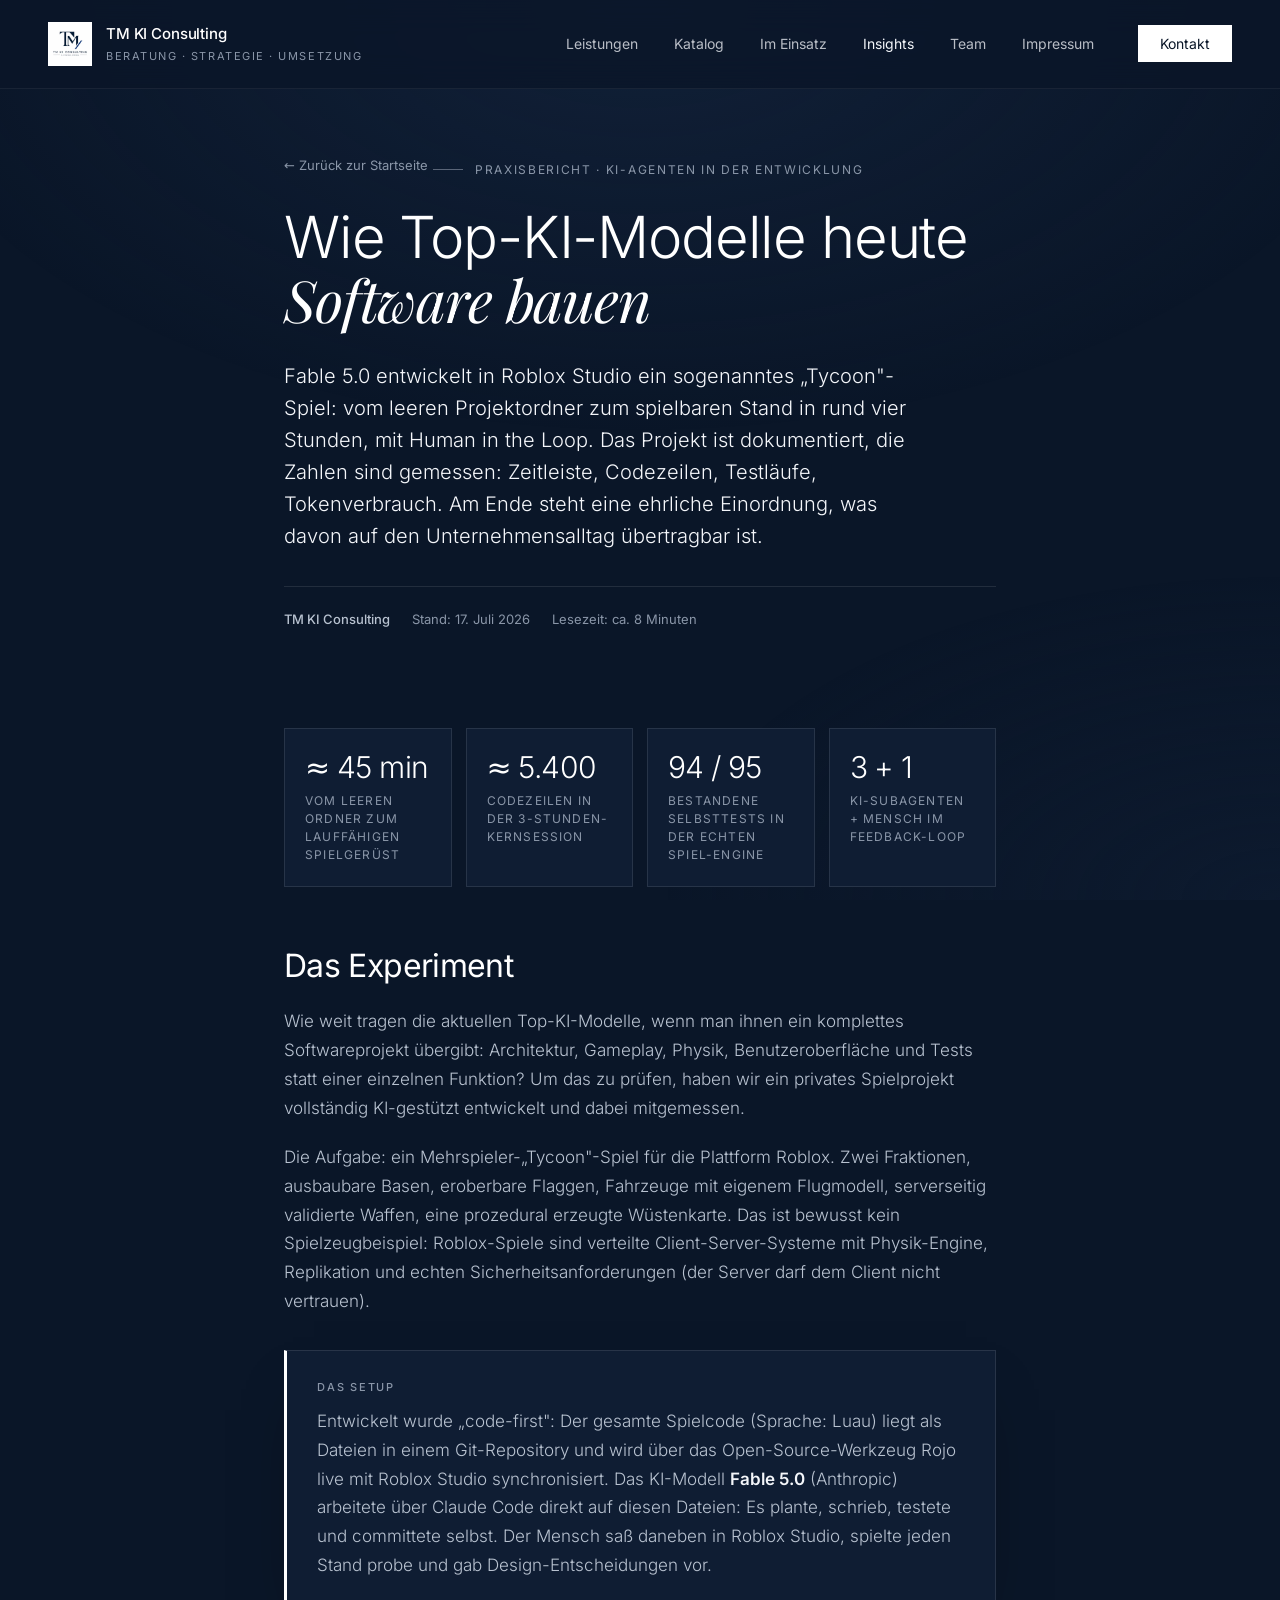
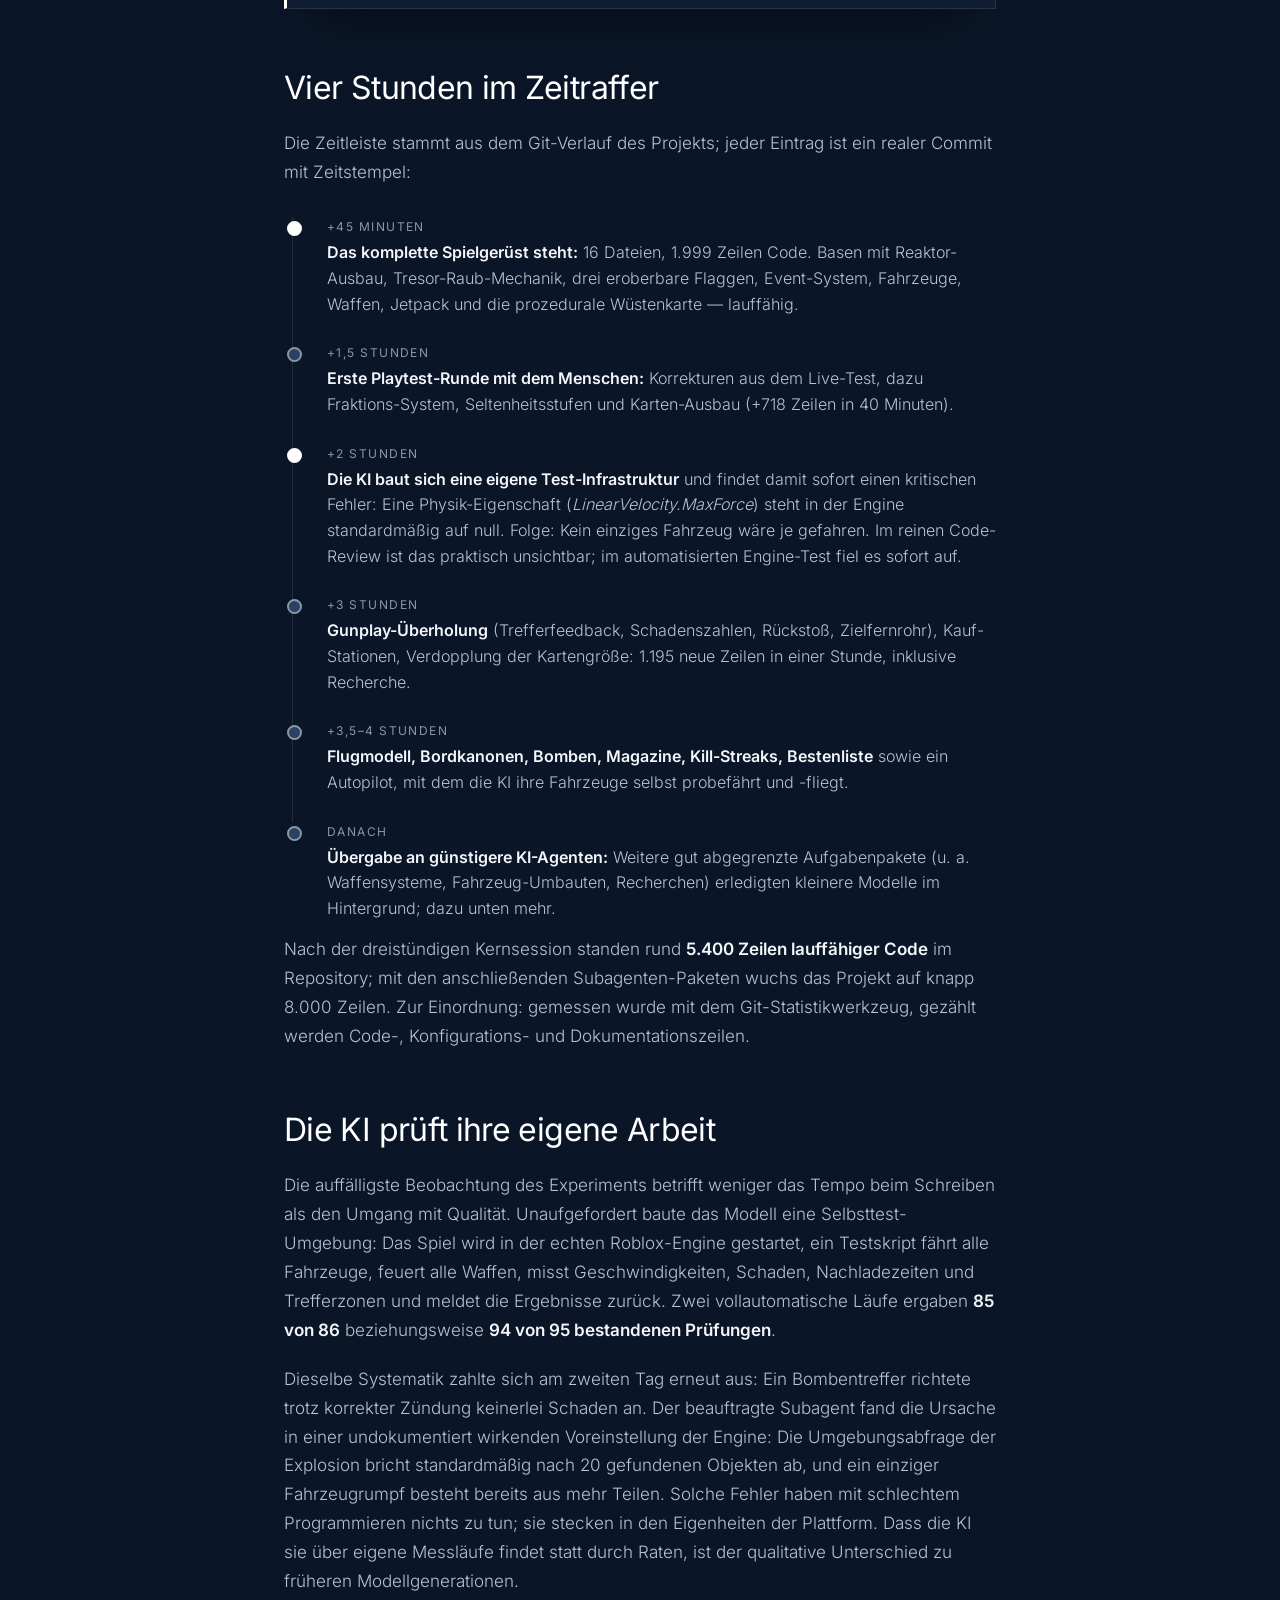
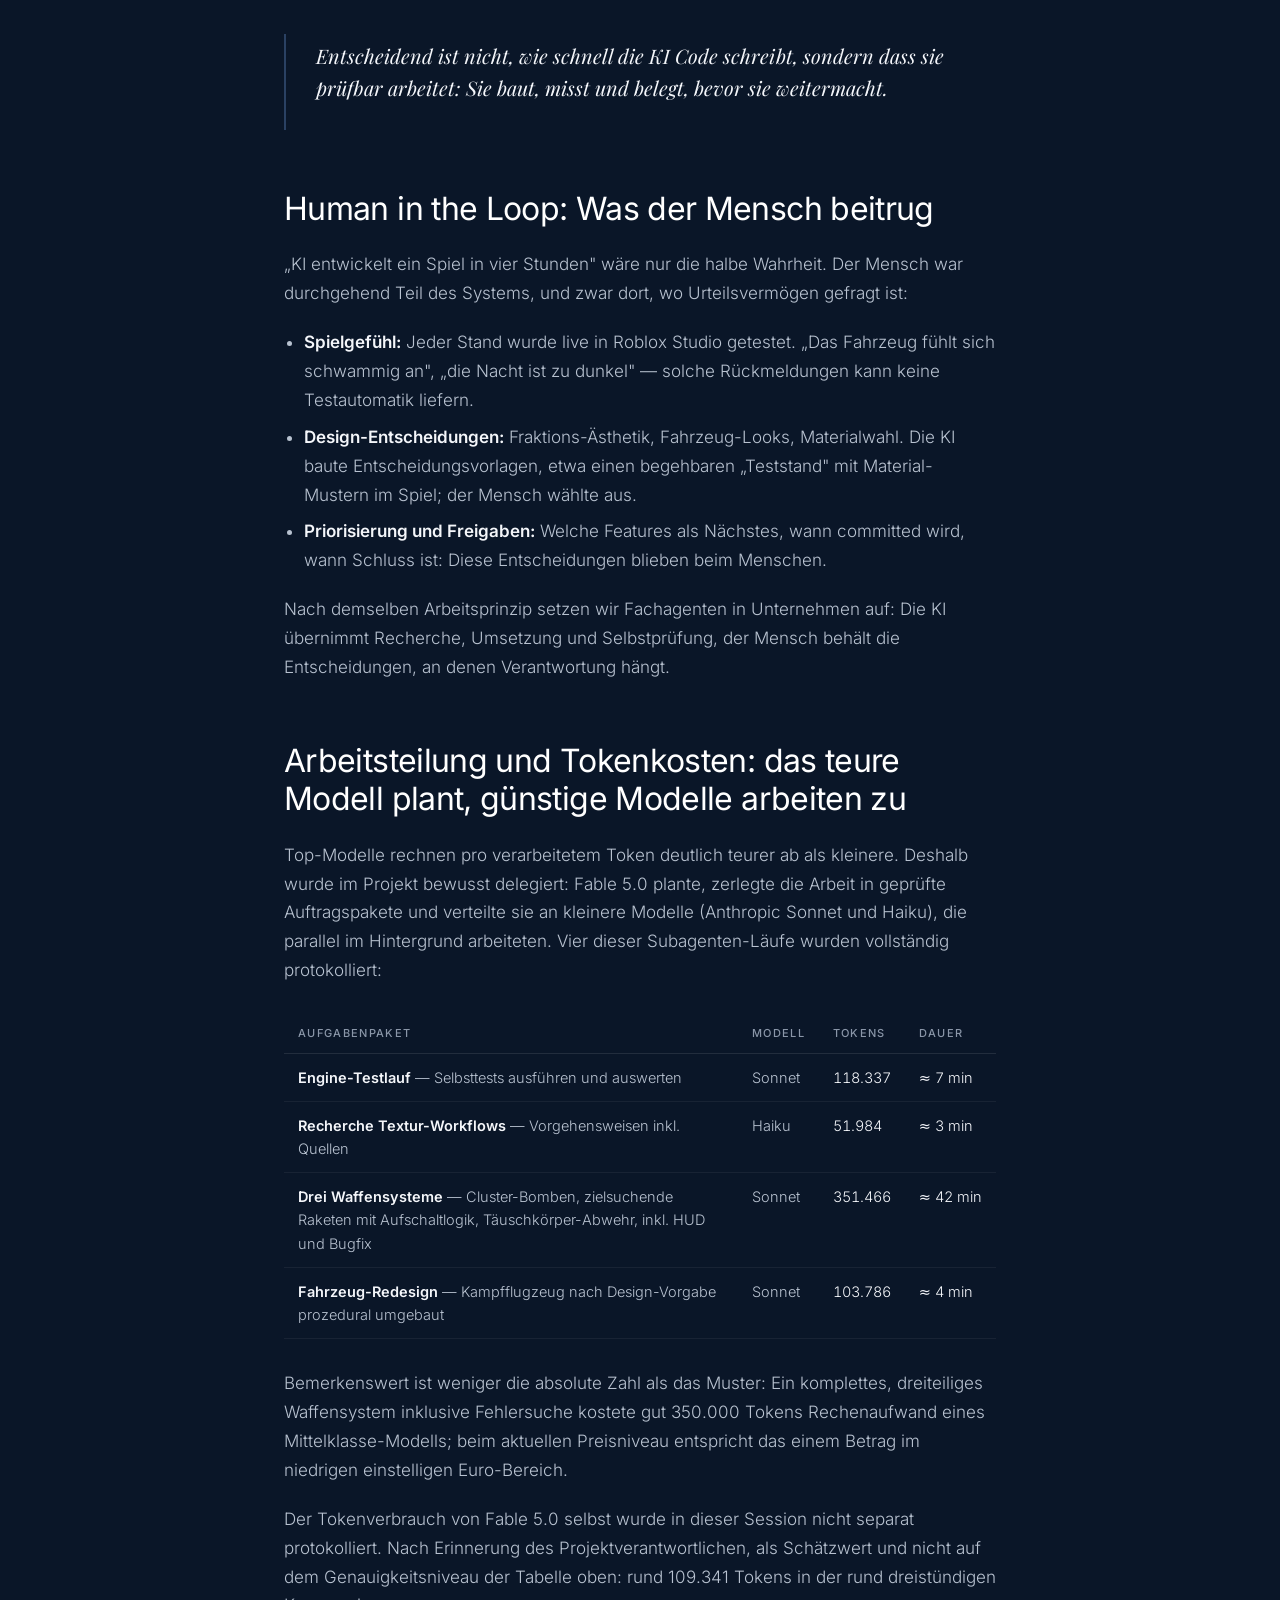
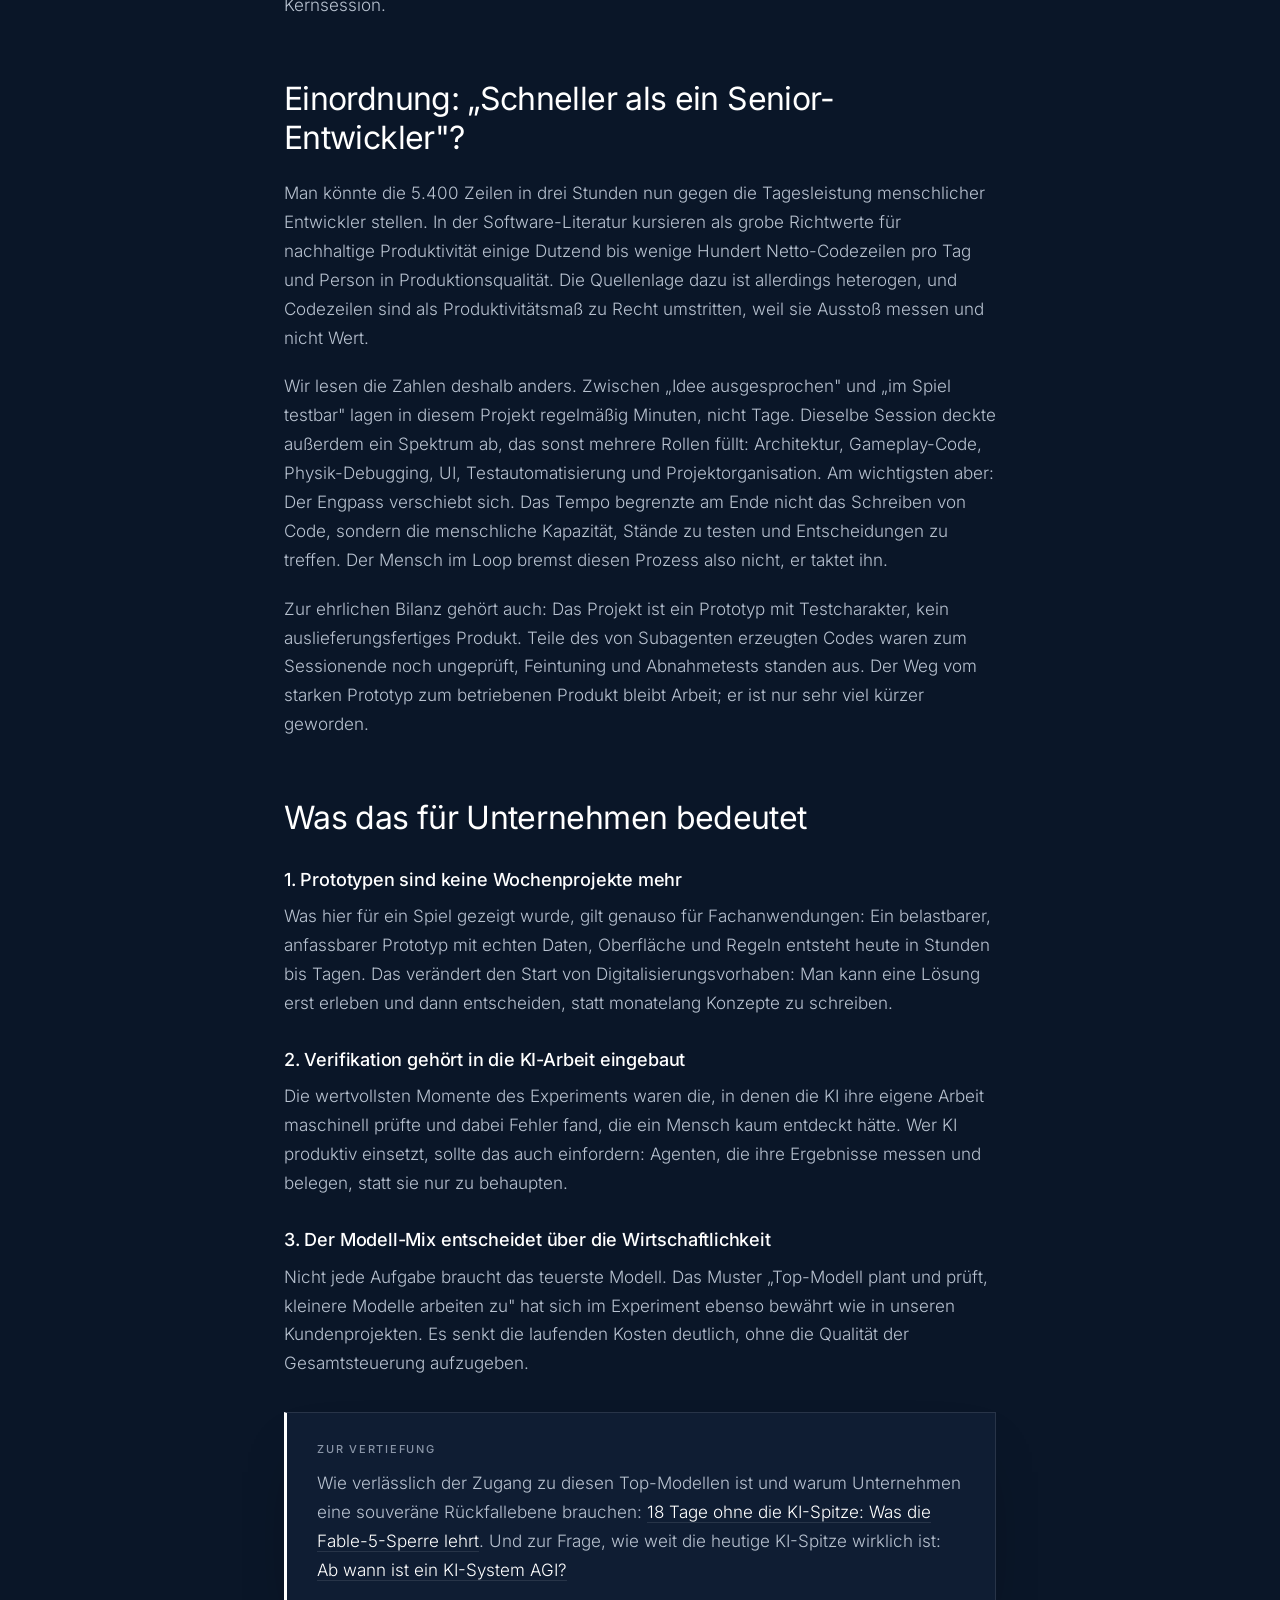
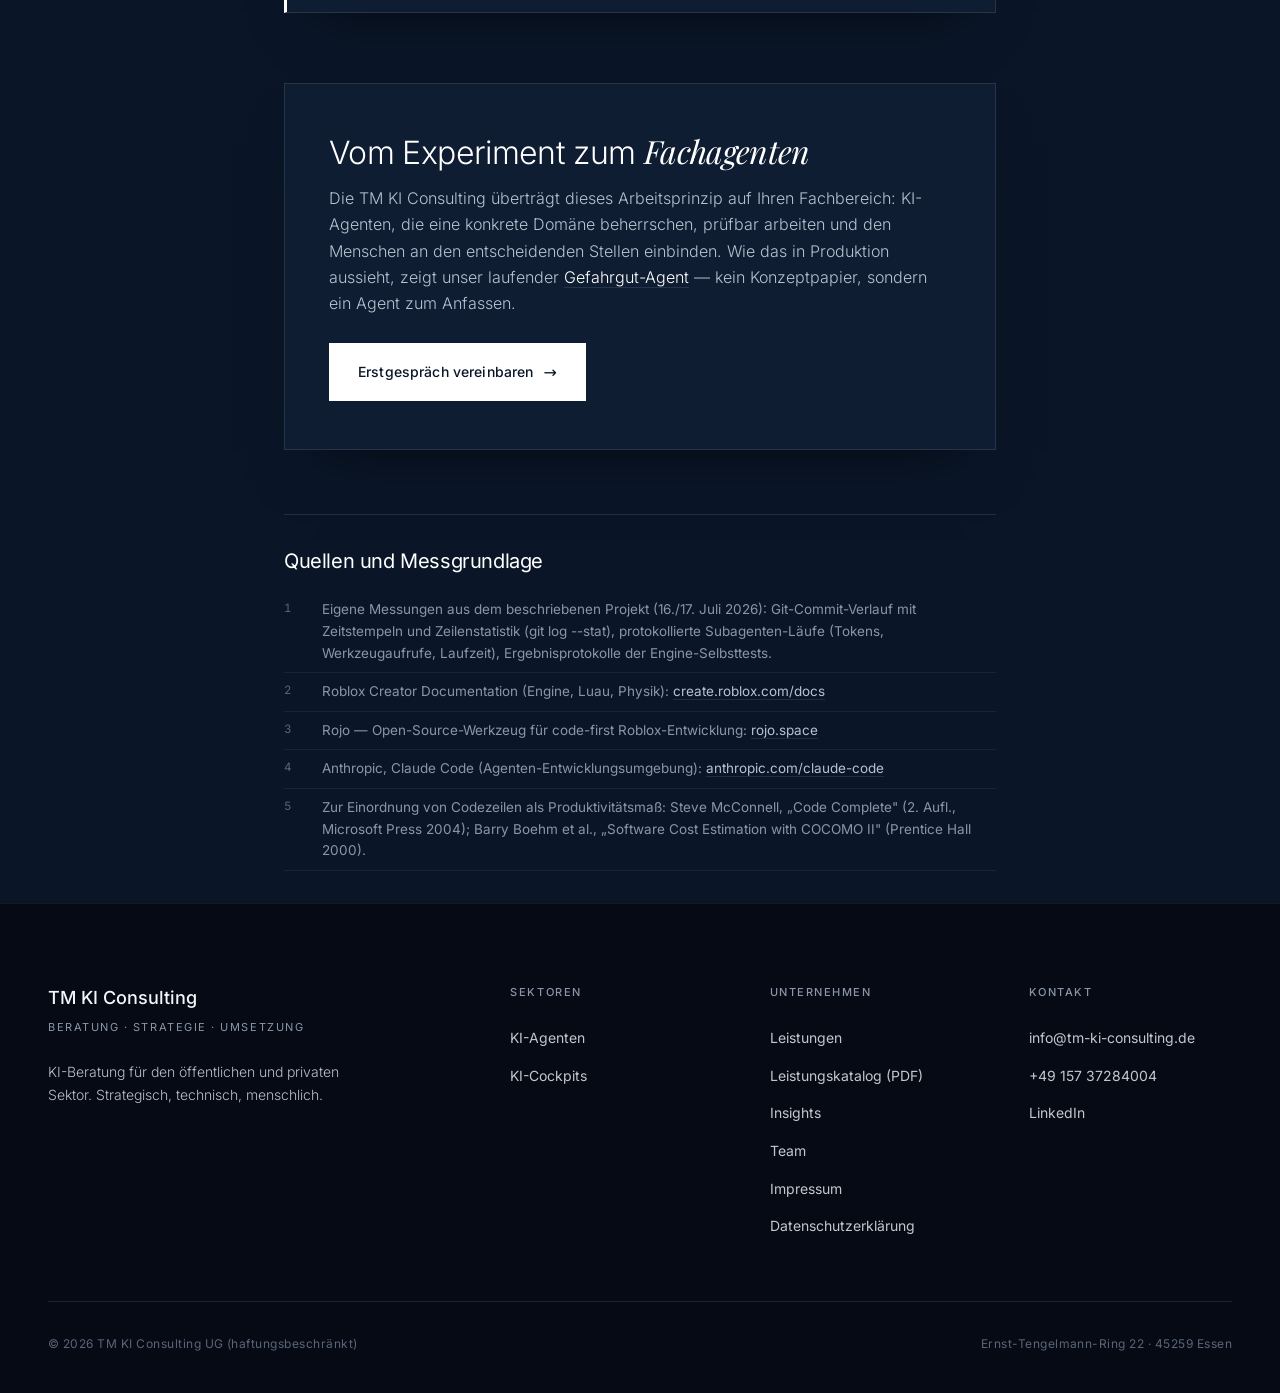
<file: ki-spieleentwicklung-artikel.html>
<!DOCTYPE html>
<html lang="de">
<head>
<meta charset="UTF-8" />
<meta name="viewport" content="width=device-width, initial-scale=1.0" />
<title>KI in der Spielentwicklung: Ein Praxisbericht · TM KI Consulting</title>
<meta name="description" content="Fable 5.0 entwickelt in Roblox Studio ein Tycoon-Spiel: vom leeren Ordner zum spielbaren Stand in rund vier Stunden, mit Human in the Loop. Ein Praxisbericht mit gemessenen Zahlen: Zeitleiste, Codezeilen, Tokenverbrauch der Subagenten und eine ehrliche Einordnung." />
<meta property="og:title" content="Wie aktuelle Top-KI-Modelle in der Spielentwicklung eingesetzt werden" />
<meta property="og:description" content="Fable 5.0 entwickelt in Roblox Studio ein Tycoon-Spiel in rund vier Stunden, mit Human in the Loop. Praxisbericht mit gemessenen Zahlen." />
<meta property="og:type" content="article" />
<meta property="og:image" content="https://www.tm-ki-consulting.de/og-image.png" />
<meta property="og:url" content="https://www.tm-ki-consulting.de/ki-spieleentwicklung-artikel.html" />
<meta name="twitter:card" content="summary_large_image" />
<link rel="canonical" href="https://www.tm-ki-consulting.de/ki-spieleentwicklung-artikel.html" />
<link rel="alternate" type="text/markdown" href="ki-spieleentwicklung-artikel.md" title="Markdown-Fassung dieser Seite" />

<link rel="icon" href="favicon.ico" />
<link rel="icon" type="image/png" sizes="32x32" href="favicon-32x32.png" />
<link rel="icon" type="image/png" sizes="16x16" href="favicon-16x16.png" />
<link rel="apple-touch-icon" href="apple-touch-icon.png" />

<!-- Schriften werden lokal ausgeliefert (Self-Hosting, DSGVO-konform) -->
<link rel="preload" as="font" type="font/woff2" href="assets/fonts/inter-latin-400-normal.woff2" crossorigin>
<link rel="preload" as="font" type="font/woff2" href="assets/fonts/playfair-display-latin-400-normal.woff2" crossorigin>
<link rel="stylesheet" href="assets/fonts/fonts.css">

<style>
  :root {
    --navy-900: #0a1628;
    --navy-800: #0f1d33;
    --navy-700: #152540;
    --navy-600: #1c3050;
    --navy-500: #2a4163;
    --black:    #050a14;
    --white:    #ffffff;
    --off-white: #f4f6fa;
    --gray-300: #b8c2d0;
    --gray-400: #8a96a8;
    --gray-500: #5a6578;
    --line:     rgba(255, 255, 255, .1);
    --line-light: rgba(255, 255, 255, .06);
  }
  * { box-sizing: border-box; margin: 0; padding: 0; }
  html, body {
    background: var(--navy-900);
    color: var(--off-white);
    font-family: 'Inter', system-ui, sans-serif;
    line-height: 1.6;
    -webkit-font-smoothing: antialiased;
    overflow-x: hidden;
    font-size: 16px;
  }
  body::before {
    content: "";
    position: fixed; inset: 0; z-index: 0;
    background:
      radial-gradient(ellipse 100% 80% at 50% 0%, rgba(28, 48, 80, .4), transparent 60%),
      radial-gradient(ellipse 80% 60% at 100% 100%, rgba(15, 29, 51, .6), transparent 60%);
    pointer-events: none;
  }
  body > * { position: relative; z-index: 1; }
  h1, h2, h3, h4 { font-weight: 400; letter-spacing: -0.02em; line-height: 1.15; color: var(--white); }
  .serif { font-family: 'Playfair Display', Georgia, serif; font-style: italic; font-weight: 400; }
  a { color: var(--white); text-decoration: none; transition: opacity .2s; }
  .container { max-width: 1280px; margin: 0 auto; padding: 0 48px; }

  /* ===== HEADER (von der Startseite übernommen) ===== */
  header.site {
    position: fixed; top: 0; left: 0; right: 0; z-index: 100;
    background: rgba(10, 22, 40, .8);
    backdrop-filter: blur(16px); -webkit-backdrop-filter: blur(16px);
    border-bottom: 1px solid var(--line-light);
  }
  .nav {
    display: flex; align-items: center; justify-content: space-between;
    padding: 22px 48px; max-width: 1280px; margin: 0 auto;
  }
  .brand { display: flex; align-items: center; gap: 14px; color: var(--white); }
  .brand-logo {
    width: 44px; height: 44px; border: 1px solid rgba(255,255,255,.18);
    background: var(--white); display: grid; place-items: center; overflow: hidden; flex-shrink: 0;
  }
  .brand-logo img { width: 100%; height: 100%; object-fit: contain; display: block; }
  .brand-text .title { font-size: 15px; font-weight: 500; letter-spacing: -0.01em; }
  .brand-text .sub { font-size: 11px; color: var(--gray-400); letter-spacing: .14em; text-transform: uppercase; margin-top: 2px; }
  nav.primary ul { list-style: none; display: flex; gap: 36px; align-items: center; }
  nav.primary a { color: var(--off-white); font-size: 14px; font-weight: 400; opacity: .75; transition: opacity .2s; }
  nav.primary a:hover, nav.primary a[aria-current="page"] { opacity: 1; }
  .nav-cta {
    margin-left: 8px; background: var(--white); color: var(--navy-900) !important;
    padding: 10px 22px; font-size: 13px; font-weight: 500; opacity: 1 !important; transition: background .2s;
  }
  .nav-cta:hover { background: var(--off-white); }
  .nav-toggle {
    display: none; flex-direction: column; justify-content: center; gap: 5px;
    width: 44px; height: 44px; padding: 10px; background: transparent;
    border: 1px solid rgba(255,255,255,.18); cursor: pointer; z-index: 110;
  }
  .nav-toggle span { display: block; width: 100%; height: 2px; background: var(--white); transition: transform .3s ease, opacity .3s ease; }
  .nav-toggle[aria-expanded="true"] span:nth-child(1) { transform: translateY(7px) rotate(45deg); }
  .nav-toggle[aria-expanded="true"] span:nth-child(2) { opacity: 0; }
  .nav-toggle[aria-expanded="true"] span:nth-child(3) { transform: translateY(-7px) rotate(-45deg); }

  /* ===== BUTTONS ===== */
  .btn {
    display: inline-flex; align-items: center; gap: 10px; padding: 16px 28px;
    font-size: 14px; font-weight: 500; cursor: pointer; border: 1px solid transparent;
    text-decoration: none; transition: all .25s; letter-spacing: .01em; font-family: inherit;
  }
  .btn-primary { background: var(--white); color: var(--navy-900); }
  .btn-primary:hover { background: var(--off-white); color: var(--navy-900); }
  .btn-ghost { background: transparent; color: var(--white); border-color: rgba(255,255,255,.25); }
  .btn-ghost:hover { border-color: var(--white); background: rgba(255,255,255,.05); color: var(--white); }
  .btn .arrow { transition: transform .25s; font-size: 16px; }
  .btn:hover .arrow { transform: translateX(4px); }

  /* ===== ARTIKEL ===== */
  .article-main { padding-top: 88px; }
  .read { max-width: 760px; margin: 0 auto; padding: 0 24px; }

  .a-hero { padding: 64px 0 48px; }
  .a-back { display: inline-flex; align-items: center; gap: 8px; font-size: 13px; color: var(--gray-400); margin-bottom: 30px; }
  .a-back:hover { color: var(--white); }
  .a-eyebrow { display: inline-flex; align-items: center; gap: 12px; font-size: 12px; letter-spacing: .14em; text-transform: uppercase; color: var(--gray-400); margin-bottom: 26px; }
  .a-eyebrow::before { content: ""; width: 30px; height: 1px; background: var(--gray-500); }
  .a-hero h1 { font-weight: 300; font-size: clamp(34px, 5.5vw, 58px); line-height: 1.08; letter-spacing: -0.02em; margin-bottom: 26px; }
  .a-lead { font-size: clamp(17px, 2vw, 20px); line-height: 1.6; color: var(--off-white); font-weight: 300; max-width: 640px; }
  .a-meta { display: flex; flex-wrap: wrap; gap: 10px 22px; margin-top: 34px; padding-top: 22px; border-top: 1px solid var(--line); font-size: 13px; color: var(--gray-400); }
  .a-meta b { color: var(--gray-300); font-weight: 500; }

  .article-body { padding: 16px 0 32px; }
  .article-body h2 { font-weight: 400; color: var(--white); font-size: clamp(24px, 3vw, 32px); line-height: 1.2; letter-spacing: -0.02em; margin: 60px 0 22px; }
  .article-body h3 { color: var(--white); font-weight: 500; font-size: 18px; margin: 32px 0 12px; letter-spacing: -0.01em; }
  .article-body p { margin: 0 0 20px; color: var(--gray-300); font-size: 17px; line-height: 1.7; font-weight: 300; }
  .article-body p strong, .article-body li strong { color: var(--off-white); font-weight: 600; }
  .article-body em { font-style: italic; }
  .article-body a { color: var(--white); border-bottom: 1px solid var(--line); transition: border-color .2s; }
  .article-body a:hover { border-color: var(--white); }
  .article-body .btn { border-bottom: none; }
  .article-body .btn-primary { color: var(--navy-900); }
  .article-body .btn-ghost { color: var(--white); }
  .article-body ul.plain { margin: 0 0 20px 20px; }
  .article-body ul.plain li { color: var(--gray-300); font-size: 17px; line-height: 1.7; font-weight: 300; margin-bottom: 8px; }

  .callout { background: var(--navy-800); border: 1px solid var(--line); border-left: 3px solid var(--white); padding: 28px 30px; margin: 34px 0; box-shadow: 0 30px 60px -30px rgba(0,0,0,.6); }
  .callout .k { font-size: 11px; letter-spacing: .16em; text-transform: uppercase; color: var(--gray-400); font-weight: 500; display: block; margin-bottom: 10px; }
  .callout p:last-child { margin-bottom: 0; }
  .callout.warn { border-left-color: var(--gray-400); }

  .article-body blockquote { margin: 38px 0; padding: 6px 0 6px 30px; border-left: 2px solid var(--navy-500); }
  .article-body blockquote p { font-family: 'Playfair Display', Georgia, serif; font-style: italic; font-weight: 400; color: var(--off-white); font-size: 20px; line-height: 1.6; }

  /* Kennzahlen-Kacheln */
  .stats { display: grid; grid-template-columns: repeat(4, 1fr); gap: 14px; margin: 34px 0; }
  .stats .stat { background: var(--navy-800); border: 1px solid var(--line); padding: 22px 20px; }
  .stats .v { display: block; font-size: clamp(22px, 3vw, 30px); font-weight: 300; color: var(--white); letter-spacing: -0.02em; line-height: 1.1; }
  .stats .l { display: block; margin-top: 8px; font-size: 12px; letter-spacing: .1em; text-transform: uppercase; color: var(--gray-400); line-height: 1.5; }

  /* Zeitleiste */
  .tl-list { list-style: none; margin: 30px 0 10px; padding: 0; }
  .tl-list li { position: relative; padding: 0 0 26px 34px; border-left: 1px solid var(--line); margin-left: 8px; }
  .tl-list li:last-child { padding-bottom: 4px; border-left-color: transparent; }
  .tl-list li::before { content: ""; position: absolute; left: -6px; top: 4px; width: 11px; height: 11px; border-radius: 50%; background: var(--navy-500); border: 2px solid var(--gray-400); }
  .tl-list li.hot::before { background: var(--white); border-color: var(--white); }
  .tl-list .d { display: block; font-size: 12px; letter-spacing: .12em; text-transform: uppercase; color: var(--gray-400); margin-bottom: 4px; }
  .tl-list .t { color: var(--gray-300); font-size: 16px; font-weight: 300; line-height: 1.6; }
  .tl-list .t strong { color: var(--off-white); font-weight: 600; }

  /* Token-Tabelle */
  .tok-wrap { overflow-x: auto; margin: 30px 0; }
  table.tok { width: 100%; border-collapse: collapse; font-size: 14.5px; }
  table.tok th { text-align: left; font-size: 11px; letter-spacing: .12em; text-transform: uppercase; color: var(--gray-400); font-weight: 500; padding: 10px 14px; border-bottom: 1px solid var(--line); white-space: nowrap; }
  table.tok td { padding: 12px 14px; color: var(--gray-300); font-weight: 300; border-bottom: 1px solid var(--line-light); vertical-align: top; }
  table.tok td.num { font-variant-numeric: tabular-nums; white-space: nowrap; color: var(--off-white); }
  table.tok td strong { color: var(--off-white); font-weight: 600; }

  .cta-box { margin: 70px 0 20px; background: var(--navy-800); border: 1px solid var(--line); padding: 48px 44px; box-shadow: 0 30px 60px -30px rgba(0,0,0,.6); }
  .cta-box h2 { margin: 0 0 12px; font-weight: 300; font-size: clamp(24px, 3vw, 32px); }
  .cta-box p { color: var(--gray-300); font-size: 16px; font-weight: 300; line-height: 1.65; margin-bottom: 4px; }
  .cta-box .btn { margin-top: 22px; }

  .sources { margin-top: 64px; padding-top: 34px; border-top: 1px solid var(--line); }
  .sources h2 { font-size: 20px; margin: 0 0 18px; font-weight: 400; }
  .sources ol { list-style: none; counter-reset: s; padding: 0; }
  .sources li { counter-increment: s; position: relative; padding: 8px 0 8px 38px; font-size: 13.5px; color: var(--gray-400); border-bottom: 1px solid var(--line-light); word-break: break-word; }
  .sources li::before { content: counter(s); position: absolute; left: 0; top: 8px; font-size: 11.5px; color: var(--gray-500); font-variant-numeric: tabular-nums; }
  .sources a { color: var(--gray-300); border-bottom: 1px solid var(--line); }
  .sources a:hover { color: var(--white); }
  .sources .note { margin-top: 22px; font-size: 12.5px; color: var(--gray-500); line-height: 1.6; font-style: italic; }

  /* ===== FOOTER (von der Startseite übernommen) ===== */
  footer { background: var(--black); padding: 80px 0 40px; border-top: 1px solid var(--line-light); }
  .foot-grid { display: grid; grid-template-columns: 2fr 1fr 1fr 1fr; gap: 56px; padding-bottom: 56px; border-bottom: 1px solid var(--line); }
  .foot-brand .foot-name { font-size: 18px; font-weight: 500; margin-bottom: 6px; }
  .foot-brand .foot-sub { font-size: 11px; letter-spacing: .14em; text-transform: uppercase; color: var(--gray-400); margin-bottom: 24px; }
  .foot-brand p { font-size: 14px; line-height: 1.65; color: var(--gray-300); max-width: 34ch; font-weight: 300; }
  footer h5 { font-size: 11px; letter-spacing: .14em; text-transform: uppercase; color: var(--gray-400); margin-bottom: 18px; font-weight: 500; }
  footer ul { list-style: none; }
  footer li { padding: 6px 0; }
  footer a { color: var(--off-white); font-size: 14px; opacity: .8; }
  footer a:hover { opacity: 1; }
  .foot-bottom { padding-top: 32px; display: flex; justify-content: space-between; flex-wrap: wrap; gap: 12px; font-size: 12px; letter-spacing: .04em; color: var(--gray-500); }

  @media (max-width: 768px) {
    .nav-toggle { display: inline-flex; }
    nav.primary {
      position: absolute; top: 100%; left: 0; right: 0;
      background: rgba(10, 22, 40, .97); backdrop-filter: blur(16px); -webkit-backdrop-filter: blur(16px);
      border-bottom: 1px solid var(--line-light); max-height: 0; overflow: hidden; visibility: hidden;
      transition: max-height .35s ease, visibility .35s ease;
    }
    nav.primary.is-open { max-height: calc(100vh - 80px); visibility: visible; overflow-y: auto; }
    nav.primary ul { display: flex; flex-direction: column; align-items: stretch; gap: 0; padding: 12px 24px 24px; }
    nav.primary ul li { border-bottom: 1px solid var(--line-light); }
    nav.primary ul li:last-child { border-bottom: none; }
    nav.primary a { display: block; padding: 16px 4px; font-size: 16px; opacity: .9; }
    nav.primary .nav-cta { margin: 16px 0 0; text-align: center; padding: 14px 22px; }
    header.site { overflow: visible; }
    .nav { position: relative; padding: 18px 24px; }
    .container { padding: 0 24px; }
    .foot-grid { grid-template-columns: 1fr 1fr; gap: 32px; }
    .foot-bottom { flex-direction: column; gap: 8px; }
    .cta-box { padding: 32px 24px; }
    .callout { padding: 26px 22px; }
    .stats { grid-template-columns: 1fr 1fr; }
  }
</style>

<!-- Strukturierte Daten (schema.org / JSON-LD) fuer Suchmaschinen und KI-Systeme -->
<script type="application/ld+json">
{
  "@context": "https://schema.org",
  "@graph": [
    {
      "@type": "Organization",
      "@id": "https://www.tm-ki-consulting.de/#organization",
      "name": "TM KI Consulting UG (haftungsbeschränkt)",
      "url": "https://www.tm-ki-consulting.de/",
      "logo": {
        "@type": "ImageObject",
        "@id": "https://www.tm-ki-consulting.de/#logo",
        "url": "https://www.tm-ki-consulting.de/assets/TM_KI_Logo.png"
      },
      "address": {
        "@type": "PostalAddress",
        "streetAddress": "Ernst-Tengelmann-Ring 22",
        "postalCode": "45259",
        "addressLocality": "Essen",
        "addressRegion": "Nordrhein-Westfalen",
        "addressCountry": "DE"
      }
    },
    {
      "@type": "BlogPosting",
      "@id": "https://www.tm-ki-consulting.de/ki-spieleentwicklung-artikel.html#article",
      "headline": "Wie Top-KI-Modelle heute Software bauen",
      "description": "Fable 5.0 entwickelt in Roblox Studio ein Tycoon-Spiel: vom leeren Ordner zum spielbaren Stand in rund vier Stunden, mit Human in the Loop. Ein Praxisbericht mit gemessenen Zahlen: Zeitleiste, Codezeilen, Tokenverbrauch der Subagenten und eine ehrliche Einordnung.",
      "articleSection": "Praxisbericht · KI-Agenten in der Entwicklung",
      "inLanguage": "de",
      "datePublished": "2026-07-17",
      "dateModified": "2026-07-17",
      "author": {
        "@id": "https://www.tm-ki-consulting.de/#organization"
      },
      "publisher": {
        "@id": "https://www.tm-ki-consulting.de/#organization"
      },
      "image": "https://www.tm-ki-consulting.de/og-image.png",
      "mainEntityOfPage": {
        "@id": "https://www.tm-ki-consulting.de/ki-spieleentwicklung-artikel.html#webpage"
      },
      "isAccessibleForFree": true
    },
    {
      "@type": "WebPage",
      "@id": "https://www.tm-ki-consulting.de/ki-spieleentwicklung-artikel.html#webpage",
      "url": "https://www.tm-ki-consulting.de/ki-spieleentwicklung-artikel.html",
      "name": "KI in der Spielentwicklung: Ein Praxisbericht · TM KI Consulting",
      "inLanguage": "de",
      "isPartOf": {
        "@id": "https://www.tm-ki-consulting.de/#website"
      },
      "publisher": {
        "@id": "https://www.tm-ki-consulting.de/#organization"
      }
    }
  ]
}
</script>
</head>
<body>

<!-- HEADER -->
<header class="site">
  <div class="nav">
    <a href="index.html" class="brand" aria-label="TM KI Consulting Startseite">
      <div class="brand-logo">
        <img src="assets/TM_KI_Logo.webp" alt="TM KI Consulting Logo" width="44" height="44" decoding="async" />
      </div>
      <div class="brand-text">
        <div class="title">TM KI Consulting </div>
        <div class="sub">Beratung · Strategie · Umsetzung</div>
      </div>
    </a>
    <nav class="primary" id="primary-nav">
      <ul>
        <li><a href="index.html#leistungen">Leistungen</a></li>
        <li><a href="index.html#leistungskatalog">Katalog</a></li>
        <li><a href="index.html#im-einsatz">Im Einsatz</a></li>
        <li><a href="index.html#insights" aria-current="page">Insights</a></li>
        <li><a href="index.html#team">Team</a></li>
        <li><a href="impressum.html">Impressum</a></li>
        <li><a href="index.html#kontakt" class="nav-cta">Kontakt</a></li>
      </ul>
    </nav>
    <button class="nav-toggle" type="button" aria-label="Menü öffnen" aria-expanded="false" aria-controls="primary-nav">
      <span></span><span></span><span></span>
    </button>
  </div>
</header>

<main class="article-main">

  <div class="a-hero">
    <div class="read">
      <a class="a-back" href="index.html#insights">← Zurück zur Startseite</a>
      <span class="a-eyebrow">Praxisbericht · KI-Agenten in der Entwicklung</span>
      <h1>Wie Top-KI-Modelle heute <span class="serif">Software bauen</span></h1>
      <p class="a-lead">Fable 5.0 entwickelt in Roblox Studio ein sogenanntes „Tycoon"-Spiel: vom leeren Projektordner zum spielbaren Stand in rund vier Stunden, mit Human in the Loop. Das Projekt ist dokumentiert, die Zahlen sind gemessen: Zeitleiste, Codezeilen, Testläufe, Tokenverbrauch. Am Ende steht eine ehrliche Einordnung, was davon auf den Unternehmensalltag übertragbar ist.</p>
      <div class="a-meta">
        <span><b>TM KI Consulting</b></span>
        <span>Stand: 17. Juli 2026</span>
        <span>Lesezeit: ca. 8 Minuten</span>
      </div>
    </div>
  </div>

  <article class="article-body">
    <div class="read">

      <div class="stats">
        <div class="stat"><span class="v">≈ 45 min</span><span class="l">vom leeren Ordner zum lauffähigen Spielgerüst</span></div>
        <div class="stat"><span class="v">≈ 5.400</span><span class="l">Codezeilen in der 3-Stunden-Kernsession</span></div>
        <div class="stat"><span class="v">94 / 95</span><span class="l">bestandene Selbsttests in der echten Spiel-Engine</span></div>
        <div class="stat"><span class="v">3 + 1</span><span class="l">KI-Subagenten + Mensch im Feedback-Loop</span></div>
      </div>

      <h2>Das Experiment</h2>
      <p>Wie weit tragen die aktuellen Top-KI-Modelle, wenn man ihnen ein komplettes Softwareprojekt übergibt: Architektur, Gameplay, Physik, Benutzeroberfläche und Tests statt einer einzelnen Funktion? Um das zu prüfen, haben wir ein privates Spielprojekt vollständig KI-gestützt entwickelt und dabei mitgemessen.</p>
      <p>Die Aufgabe: ein Mehrspieler-„Tycoon"-Spiel für die Plattform Roblox. Zwei Fraktionen, ausbaubare Basen, eroberbare Flaggen, Fahrzeuge mit eigenem Flugmodell, serverseitig validierte Waffen, eine prozedural erzeugte Wüstenkarte. Das ist bewusst kein Spielzeugbeispiel: Roblox-Spiele sind verteilte Client-Server-Systeme mit Physik-Engine, Replikation und echten Sicherheitsanforderungen (der Server darf dem Client nicht vertrauen).</p>
      <div class="callout">
        <span class="k">Das Setup</span>
        <p>Entwickelt wurde „code-first": Der gesamte Spielcode (Sprache: Luau) liegt als Dateien in einem Git-Repository und wird über das Open-Source-Werkzeug Rojo live mit Roblox Studio synchronisiert. Das KI-Modell <strong>Fable 5.0</strong> (Anthropic) arbeitete über Claude Code direkt auf diesen Dateien: Es plante, schrieb, testete und committete selbst. Der Mensch saß daneben in Roblox Studio, spielte jeden Stand probe und gab Design-Entscheidungen vor.</p>
      </div>

      <h2>Vier Stunden im Zeitraffer</h2>
      <p>Die Zeitleiste stammt aus dem Git-Verlauf des Projekts; jeder Eintrag ist ein realer Commit mit Zeitstempel:</p>
      <ul class="tl-list">
        <li class="hot">
          <span class="d">+45 Minuten</span>
          <span class="t"><strong>Das komplette Spielgerüst steht:</strong> 16 Dateien, 1.999 Zeilen Code. Basen mit Reaktor-Ausbau, Tresor-Raub-Mechanik, drei eroberbare Flaggen, Event-System, Fahrzeuge, Waffen, Jetpack und die prozedurale Wüstenkarte — lauffähig.</span>
        </li>
        <li>
          <span class="d">+1,5 Stunden</span>
          <span class="t"><strong>Erste Playtest-Runde mit dem Menschen:</strong> Korrekturen aus dem Live-Test, dazu Fraktions-System, Seltenheitsstufen und Karten-Ausbau (+718 Zeilen in 40 Minuten).</span>
        </li>
        <li class="hot">
          <span class="d">+2 Stunden</span>
          <span class="t"><strong>Die KI baut sich eine eigene Test-Infrastruktur</strong> und findet damit sofort einen kritischen Fehler: Eine Physik-Eigenschaft (<em>LinearVelocity.MaxForce</em>) steht in der Engine standardmäßig auf null. Folge: Kein einziges Fahrzeug wäre je gefahren. Im reinen Code-Review ist das praktisch unsichtbar; im automatisierten Engine-Test fiel es sofort auf.</span>
        </li>
        <li>
          <span class="d">+3 Stunden</span>
          <span class="t"><strong>Gunplay-Überholung</strong> (Trefferfeedback, Schadenszahlen, Rückstoß, Zielfernrohr), Kauf-Stationen, Verdopplung der Kartengröße: 1.195 neue Zeilen in einer Stunde, inklusive Recherche.</span>
        </li>
        <li>
          <span class="d">+3,5–4 Stunden</span>
          <span class="t"><strong>Flugmodell, Bordkanonen, Bomben, Magazine, Kill-Streaks, Bestenliste</strong> sowie ein Autopilot, mit dem die KI ihre Fahrzeuge selbst probefährt und -fliegt.</span>
        </li>
        <li>
          <span class="d">danach</span>
          <span class="t"><strong>Übergabe an günstigere KI-Agenten:</strong> Weitere gut abgegrenzte Aufgabenpakete (u. a. Waffensysteme, Fahrzeug-Umbauten, Recherchen) erledigten kleinere Modelle im Hintergrund; dazu unten mehr.</span>
        </li>
      </ul>
      <p>Nach der dreistündigen Kernsession standen rund <strong>5.400 Zeilen lauffähiger Code</strong> im Repository; mit den anschließenden Subagenten-Paketen wuchs das Projekt auf knapp 8.000 Zeilen. Zur Einordnung: gemessen wurde mit dem Git-Statistikwerkzeug, gezählt werden Code-, Konfigurations- und Dokumentationszeilen.</p>

      <h2>Die KI prüft ihre eigene Arbeit</h2>
      <p>Die auffälligste Beobachtung des Experiments betrifft weniger das Tempo beim Schreiben als den Umgang mit Qualität. Unaufgefordert baute das Modell eine Selbsttest-Umgebung: Das Spiel wird in der echten Roblox-Engine gestartet, ein Testskript fährt alle Fahrzeuge, feuert alle Waffen, misst Geschwindigkeiten, Schaden, Nachladezeiten und Trefferzonen und meldet die Ergebnisse zurück. Zwei vollautomatische Läufe ergaben <strong>85 von 86</strong> beziehungsweise <strong>94 von 95 bestandenen Prüfungen</strong>.</p>
      <p>Dieselbe Systematik zahlte sich am zweiten Tag erneut aus: Ein Bombentreffer richtete trotz korrekter Zündung keinerlei Schaden an. Der beauftragte Subagent fand die Ursache in einer undokumentiert wirkenden Voreinstellung der Engine: Die Umgebungsabfrage der Explosion bricht standardmäßig nach 20 gefundenen Objekten ab, und ein einziger Fahrzeugrumpf besteht bereits aus mehr Teilen. Solche Fehler haben mit schlechtem Programmieren nichts zu tun; sie stecken in den Eigenheiten der Plattform. Dass die KI sie über eigene Messläufe findet statt durch Raten, ist der qualitative Unterschied zu früheren Modellgenerationen.</p>
      <blockquote>
        <p>Entscheidend ist nicht, wie schnell die KI Code schreibt, sondern dass sie prüfbar arbeitet: Sie baut, misst und belegt, bevor sie weitermacht.</p>
      </blockquote>

      <h2>Human in the Loop: Was der Mensch beitrug</h2>
      <p>„KI entwickelt ein Spiel in vier Stunden" wäre nur die halbe Wahrheit. Der Mensch war durchgehend Teil des Systems, und zwar dort, wo Urteilsvermögen gefragt ist:</p>
      <ul class="plain">
        <li><strong>Spielgefühl:</strong> Jeder Stand wurde live in Roblox Studio getestet. „Das Fahrzeug fühlt sich schwammig an", „die Nacht ist zu dunkel" — solche Rückmeldungen kann keine Testautomatik liefern.</li>
        <li><strong>Design-Entscheidungen:</strong> Fraktions-Ästhetik, Fahrzeug-Looks, Materialwahl. Die KI baute Entscheidungsvorlagen, etwa einen begehbaren „Teststand" mit Material-Mustern im Spiel; der Mensch wählte aus.</li>
        <li><strong>Priorisierung und Freigaben:</strong> Welche Features als Nächstes, wann committed wird, wann Schluss ist: Diese Entscheidungen blieben beim Menschen.</li>
      </ul>
      <p>Nach demselben Arbeitsprinzip setzen wir Fachagenten in Unternehmen auf: Die KI übernimmt Recherche, Umsetzung und Selbstprüfung, der Mensch behält die Entscheidungen, an denen Verantwortung hängt.</p>

      <h2>Arbeitsteilung und Tokenkosten: das teure Modell plant, günstige Modelle arbeiten zu</h2>
      <p>Top-Modelle rechnen pro verarbeitetem Token deutlich teurer ab als kleinere. Deshalb wurde im Projekt bewusst delegiert: Fable 5.0 plante, zerlegte die Arbeit in geprüfte Auftragspakete und verteilte sie an kleinere Modelle (Anthropic Sonnet und Haiku), die parallel im Hintergrund arbeiteten. Vier dieser Subagenten-Läufe wurden vollständig protokolliert:</p>
      <div class="tok-wrap">
        <table class="tok">
          <thead>
            <tr><th>Aufgabenpaket</th><th>Modell</th><th>Tokens</th><th>Dauer</th></tr>
          </thead>
          <tbody>
            <tr><td><strong>Engine-Testlauf</strong> — Selbsttests ausführen und auswerten</td><td>Sonnet</td><td class="num">118.337</td><td class="num">≈ 7 min</td></tr>
            <tr><td><strong>Recherche Textur-Workflows</strong> — Vorgehensweisen inkl. Quellen</td><td>Haiku</td><td class="num">51.984</td><td class="num">≈ 3 min</td></tr>
            <tr><td><strong>Drei Waffensysteme</strong> — Cluster-Bomben, zielsuchende Raketen mit Aufschaltlogik, Täuschkörper-Abwehr, inkl. HUD und Bugfix</td><td>Sonnet</td><td class="num">351.466</td><td class="num">≈ 42 min</td></tr>
            <tr><td><strong>Fahrzeug-Redesign</strong> — Kampfflugzeug nach Design-Vorgabe prozedural umgebaut</td><td>Sonnet</td><td class="num">103.786</td><td class="num">≈ 4 min</td></tr>
          </tbody>
        </table>
      </div>
      <p>Bemerkenswert ist weniger die absolute Zahl als das Muster: Ein komplettes, dreiteiliges Waffensystem inklusive Fehlersuche kostete gut 350.000 Tokens Rechenaufwand eines Mittelklasse-Modells; beim aktuellen Preisniveau entspricht das einem Betrag im niedrigen einstelligen Euro-Bereich.</p>
      <p>Der Tokenverbrauch von Fable 5.0 selbst wurde in dieser Session nicht separat protokolliert. Nach Erinnerung des Projektverantwortlichen, als Schätzwert und nicht auf dem Genauigkeitsniveau der Tabelle oben: rund 109.341 Tokens in der rund dreistündigen Kernsession.</p>

      <h2>Einordnung: „Schneller als ein Senior-Entwickler"?</h2>
      <p>Man könnte die 5.400 Zeilen in drei Stunden nun gegen die Tagesleistung menschlicher Entwickler stellen. In der Software-Literatur kursieren als grobe Richtwerte für nachhaltige Produktivität einige Dutzend bis wenige Hundert Netto-Codezeilen pro Tag und Person in Produktionsqualität. Die Quellenlage dazu ist allerdings heterogen, und Codezeilen sind als Produktivitätsmaß zu Recht umstritten, weil sie Ausstoß messen und nicht Wert.</p>
      <p>Wir lesen die Zahlen deshalb anders. Zwischen „Idee ausgesprochen" und „im Spiel testbar" lagen in diesem Projekt regelmäßig Minuten, nicht Tage. Dieselbe Session deckte außerdem ein Spektrum ab, das sonst mehrere Rollen füllt: Architektur, Gameplay-Code, Physik-Debugging, UI, Testautomatisierung und Projektorganisation. Am wichtigsten aber: Der Engpass verschiebt sich. Das Tempo begrenzte am Ende nicht das Schreiben von Code, sondern die menschliche Kapazität, Stände zu testen und Entscheidungen zu treffen. Der Mensch im Loop bremst diesen Prozess also nicht, er taktet ihn.</p>
      <p>Zur ehrlichen Bilanz gehört auch: Das Projekt ist ein Prototyp mit Testcharakter, kein auslieferungsfertiges Produkt. Teile des von Subagenten erzeugten Codes waren zum Sessionende noch ungeprüft, Feintuning und Abnahmetests standen aus. Der Weg vom starken Prototyp zum betriebenen Produkt bleibt Arbeit; er ist nur sehr viel kürzer geworden.</p>

      <h2>Was das für Unternehmen bedeutet</h2>
      <h3>1. Prototypen sind keine Wochenprojekte mehr</h3>
      <p>Was hier für ein Spiel gezeigt wurde, gilt genauso für Fachanwendungen: Ein belastbarer, anfassbarer Prototyp mit echten Daten, Oberfläche und Regeln entsteht heute in Stunden bis Tagen. Das verändert den Start von Digitalisierungsvorhaben: Man kann eine Lösung erst erleben und dann entscheiden, statt monatelang Konzepte zu schreiben.</p>
      <h3>2. Verifikation gehört in die KI-Arbeit eingebaut</h3>
      <p>Die wertvollsten Momente des Experiments waren die, in denen die KI ihre eigene Arbeit maschinell prüfte und dabei Fehler fand, die ein Mensch kaum entdeckt hätte. Wer KI produktiv einsetzt, sollte das auch einfordern: Agenten, die ihre Ergebnisse messen und belegen, statt sie nur zu behaupten.</p>
      <h3>3. Der Modell-Mix entscheidet über die Wirtschaftlichkeit</h3>
      <p>Nicht jede Aufgabe braucht das teuerste Modell. Das Muster „Top-Modell plant und prüft, kleinere Modelle arbeiten zu" hat sich im Experiment ebenso bewährt wie in unseren Kundenprojekten. Es senkt die laufenden Kosten deutlich, ohne die Qualität der Gesamtsteuerung aufzugeben.</p>

      <div class="callout">
        <span class="k">Zur Vertiefung</span>
        <p>Wie verlässlich der Zugang zu diesen Top-Modellen ist und warum Unternehmen eine souveräne Rückfallebene brauchen: <a href="fable5-sperre-artikel.html">18 Tage ohne die KI-Spitze: Was die Fable-5-Sperre lehrt</a>. Und zur Frage, wie weit die heutige KI-Spitze wirklich ist: <a href="agi-artikel.html">Ab wann ist ein KI-System AGI?</a></p>
      </div>

      <div class="cta-box">
        <h2>Vom Experiment zum <span class="serif">Fachagenten</span></h2>
        <p>Die TM KI Consulting überträgt dieses Arbeitsprinzip auf Ihren Fachbereich: KI-Agenten, die eine konkrete Domäne beherrschen, prüfbar arbeiten und den Menschen an den entscheidenden Stellen einbinden. Wie das in Produktion aussieht, zeigt unser laufender <a href="https://gefahrgutberatung-manske.de/#ki" target="_blank" rel="noopener">Gefahrgut-Agent</a> — kein Konzeptpapier, sondern ein Agent zum Anfassen.</p>
        <a class="btn btn-primary" href="mailto:info@tm-ki-consulting.de">Erstgespräch vereinbaren <span class="arrow">→</span></a>
      </div>

      <div class="sources">
        <h2>Quellen und Messgrundlage</h2>
        <ol>
          <li>Eigene Messungen aus dem beschriebenen Projekt (16./17. Juli 2026): Git-Commit-Verlauf mit Zeitstempeln und Zeilenstatistik (git log --stat), protokollierte Subagenten-Läufe (Tokens, Werkzeugaufrufe, Laufzeit), Ergebnisprotokolle der Engine-Selbsttests.</li>
          <li>Roblox Creator Documentation (Engine, Luau, Physik): <a href="https://create.roblox.com/docs" target="_blank" rel="noopener">create.roblox.com/docs</a></li>
          <li>Rojo — Open-Source-Werkzeug für code-first Roblox-Entwicklung: <a href="https://rojo.space" target="_blank" rel="noopener">rojo.space</a></li>
          <li>Anthropic, Claude Code (Agenten-Entwicklungsumgebung): <a href="https://www.anthropic.com/claude-code" target="_blank" rel="noopener">anthropic.com/claude-code</a></li>
          <li>Zur Einordnung von Codezeilen als Produktivitätsmaß: Steve McConnell, „Code Complete" (2. Aufl., Microsoft Press 2004); Barry Boehm et al., „Software Cost Estimation with COCOMO II" (Prentice Hall 2000).</li>
        </ol>
      </div>

    </div>
  </article>

</main>

<footer>
  <div class="container">
    <div class="foot-grid">
      <div class="foot-brand">
        <div class="foot-name">TM KI Consulting </div>
        <div class="foot-sub">Beratung · Strategie · Umsetzung</div>
        <p>KI-Beratung für den öffentlichen und privaten Sektor. Strategisch, technisch, menschlich.</p>
      </div>
      <div>
        <h5>Sektoren</h5>
        <ul>
          <li><a href="index.html#ki-agenten">KI-Agenten</a></li>
          <li><a href="index.html#ki-cockpits">KI-Cockpits</a></li>
        </ul>
      </div>
      <div>
        <h5>Unternehmen</h5>
        <ul>
          <li><a href="index.html#leistungen">Leistungen</a></li>
          <li><a href="index.html#leistungskatalog">Leistungskatalog (PDF)</a></li>
          <li><a href="index.html#insights">Insights</a></li>
          <li><a href="index.html#team">Team</a></li>
          <li><a href="impressum.html">Impressum</a></li>
          <li><a href="datenschutz.html">Datenschutzerklärung</a></li>
        </ul>
      </div>
      <div>
        <h5>Kontakt</h5>
        <ul>
          <li><a href="mailto:info@tm-ki-consulting.de">info@tm-ki-consulting.de</a></li>
          <li><a href="tel:+4915737284004">+49 157 37284004</a></li>
          <li><a href="#">LinkedIn</a></li>
        </ul>
      </div>
    </div>
    <div class="foot-bottom">
      <span>© 2026 TM KI Consulting UG (haftungsbeschränkt)</span>
      <span>Ernst-Tengelmann-Ring 22 · 45259 Essen</span>
    </div>
  </div>
</footer>

<script>
// Mobile Nav Toggle (Hamburger)
(function () {
  const toggle = document.querySelector('.nav-toggle');
  const nav = document.getElementById('primary-nav');
  if (!toggle || !nav) return;
  function closeMenu() {
    nav.classList.remove('is-open');
    toggle.setAttribute('aria-expanded', 'false');
    toggle.setAttribute('aria-label', 'Menü öffnen');
  }
  function openMenu() {
    nav.classList.add('is-open');
    toggle.setAttribute('aria-expanded', 'true');
    toggle.setAttribute('aria-label', 'Menü schließen');
  }
  toggle.addEventListener('click', () => {
    nav.classList.contains('is-open') ? closeMenu() : openMenu();
  });
  nav.querySelectorAll('a').forEach(a => a.addEventListener('click', closeMenu));
  window.addEventListener('resize', () => { if (window.innerWidth > 768) closeMenu(); });
})();
</script>
</body>
</html>
</file>
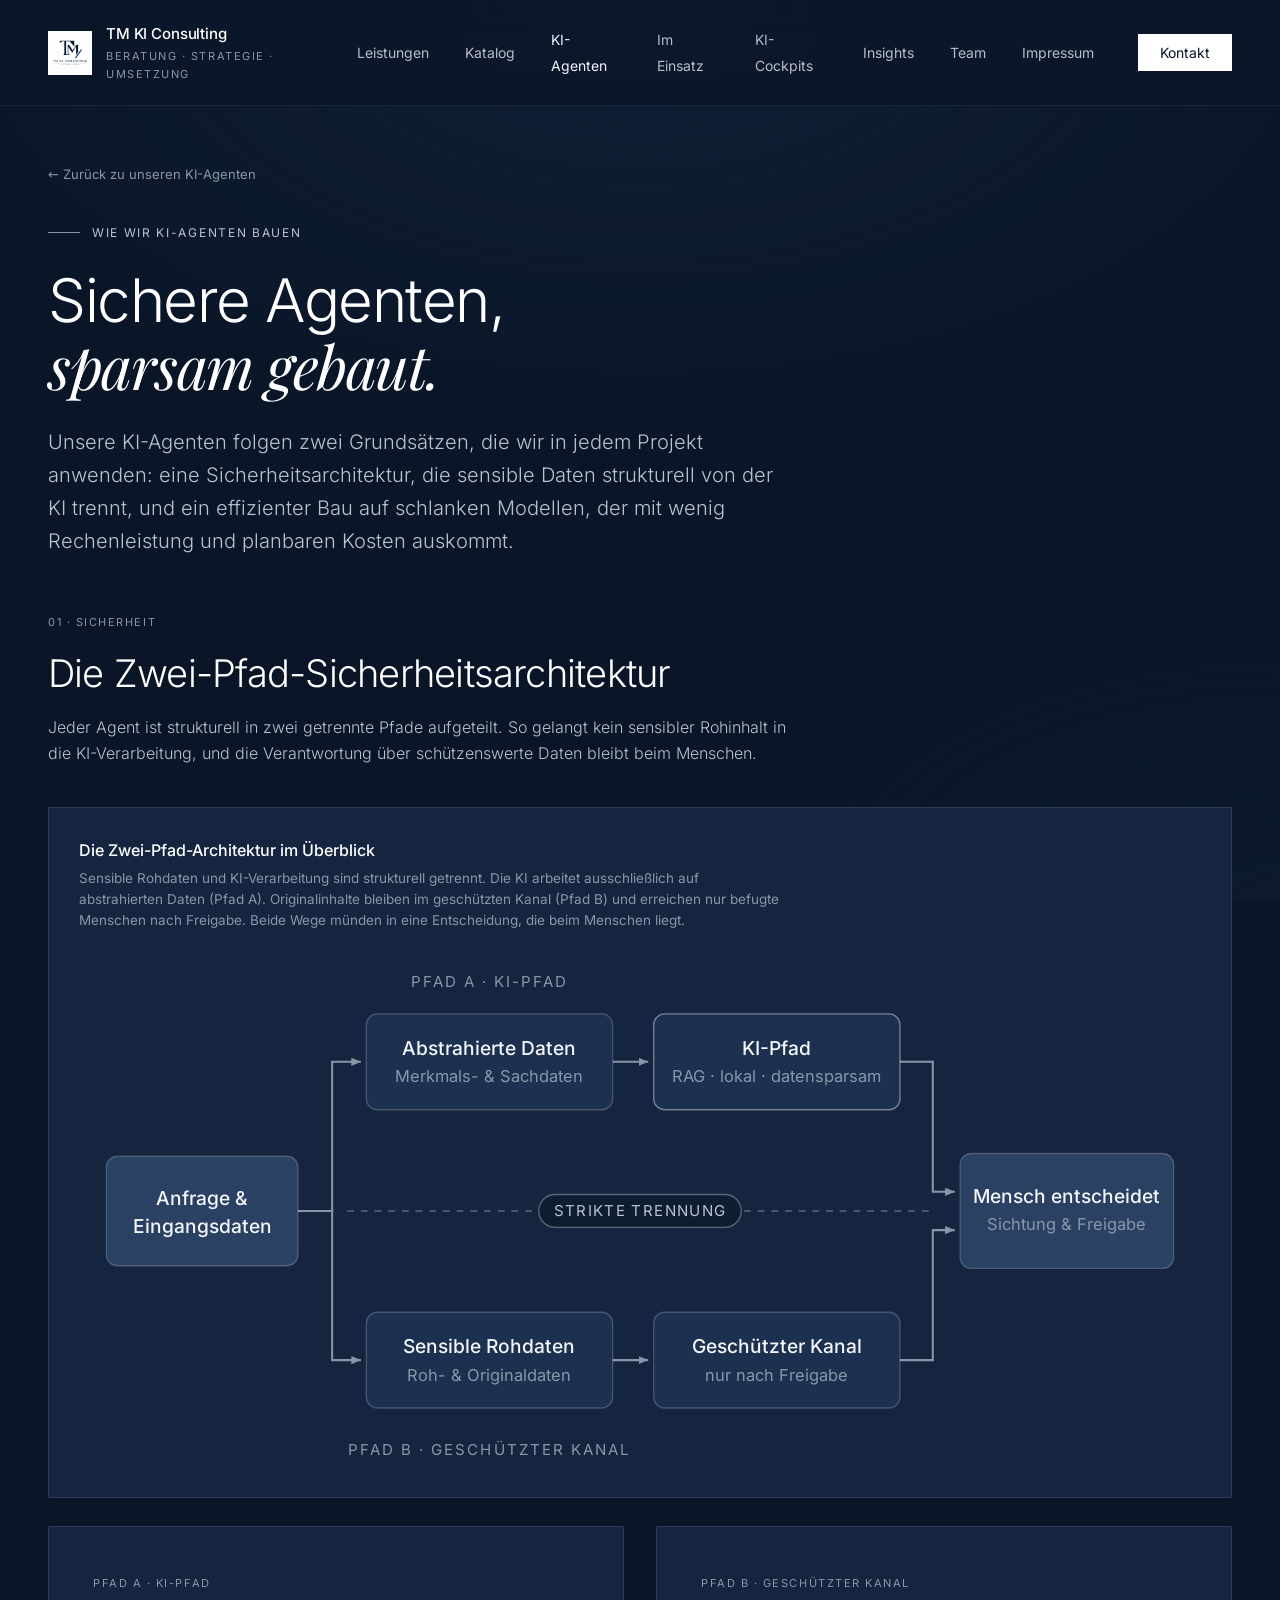
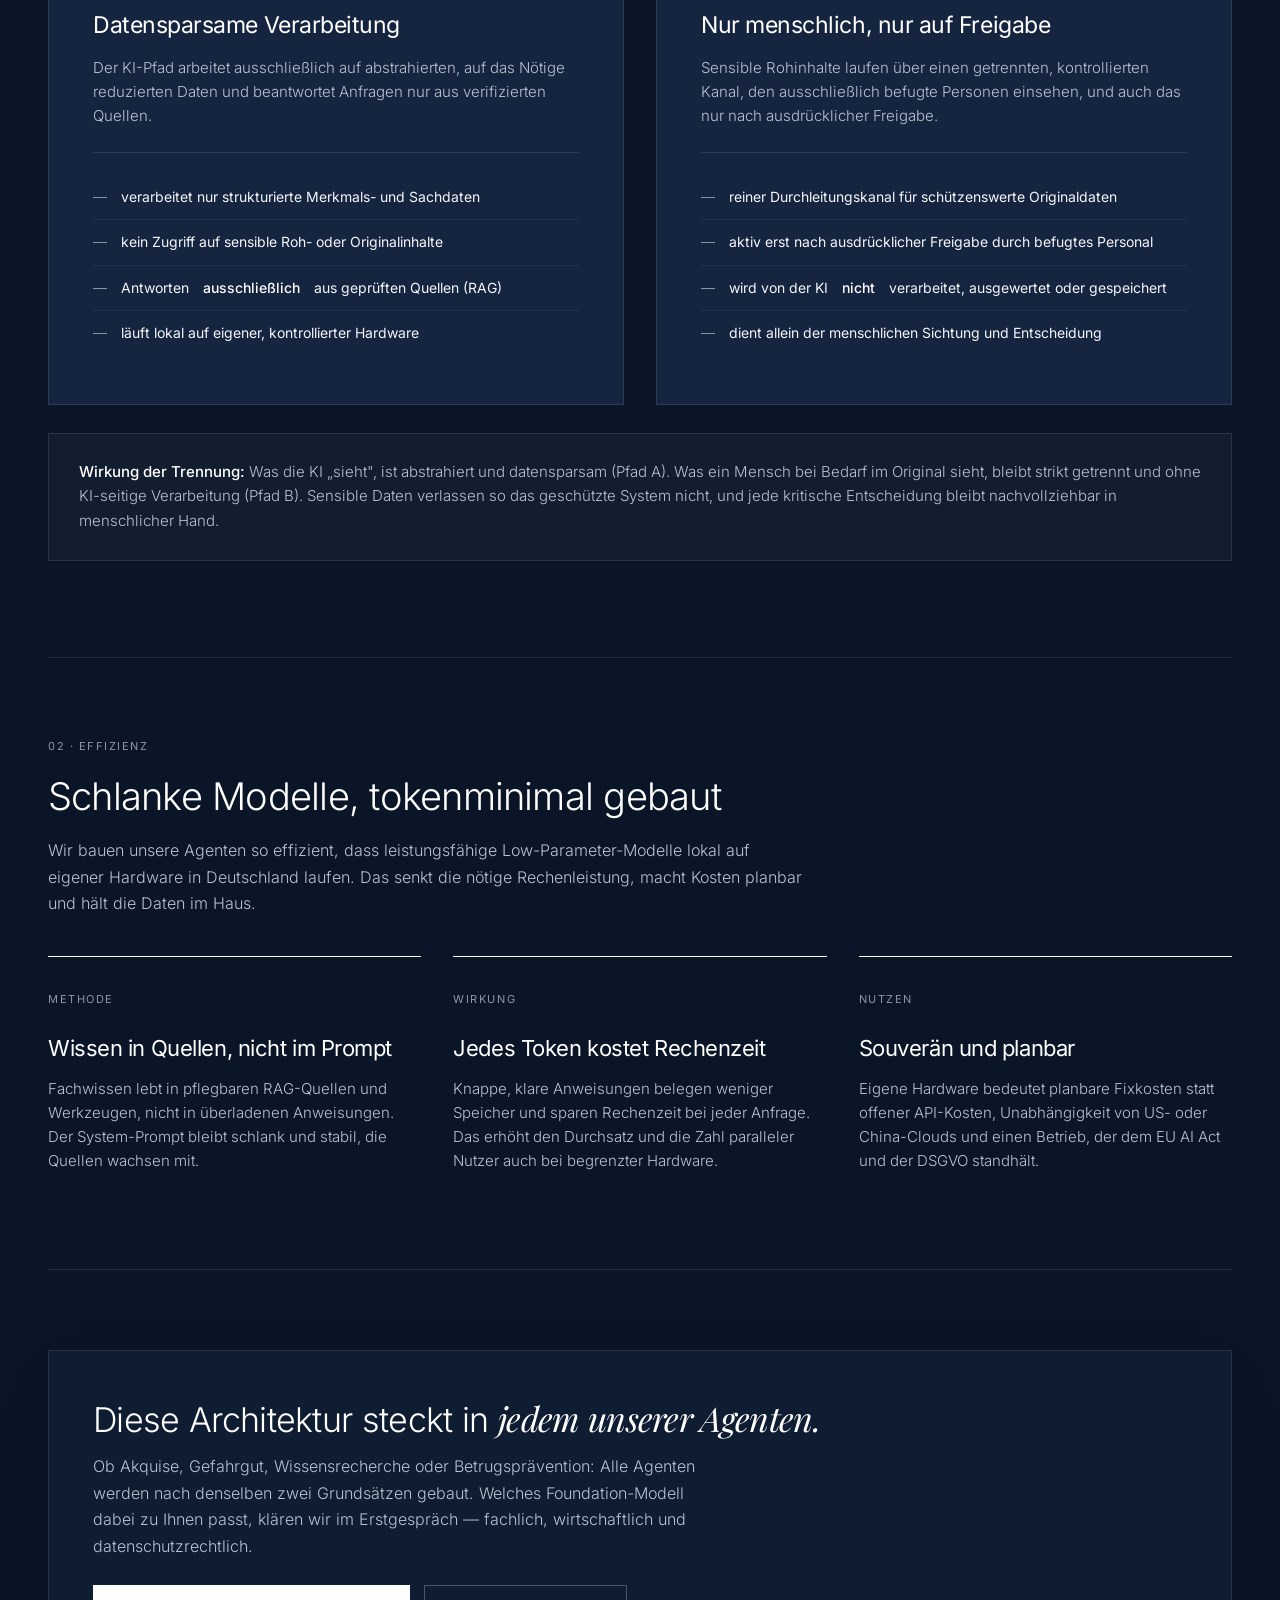
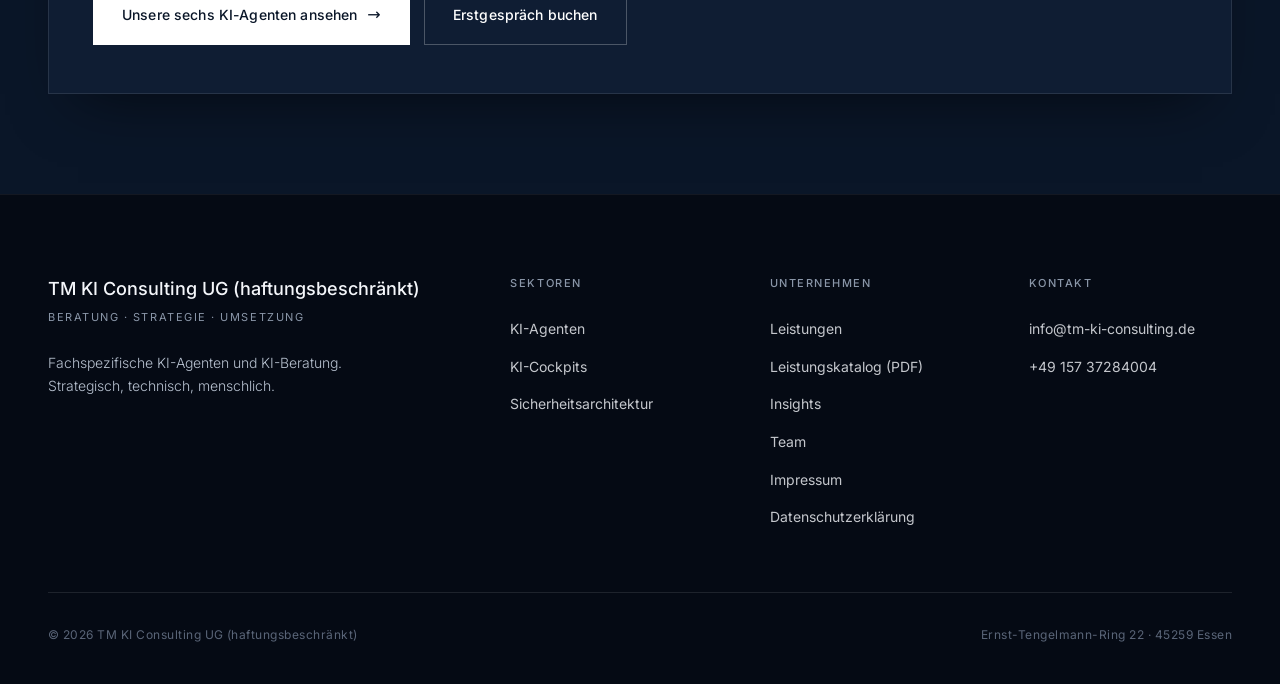
<file: sicherheitsarchitektur.html>
<!DOCTYPE html>
<html lang="de">
<head>
<meta charset="UTF-8" />
<meta name="viewport" content="width=device-width, initial-scale=1.0" />
<title>Wie wir KI-Agenten bauen — Zwei-Pfad-Sicherheitsarchitektur · TM KI Consulting</title>
<meta name="description" content="Jeder unserer KI-Agenten trennt sensible Rohdaten strukturell von der KI-Verarbeitung: Pfad A arbeitet auf abstrahierten Daten, Pfad B bleibt ein geschützter Kanal für Menschen. Dazu ein tokenminimaler Bau auf schlanken Modellen." />
<meta property="og:title" content="Wie wir KI-Agenten bauen — Zwei-Pfad-Sicherheitsarchitektur" />
<meta property="og:description" content="Sensible Daten strukturell von der KI getrennt, Entscheidungen beim Menschen, schlanke Modelle auf eigener Hardware." />
<meta property="og:type" content="article" />
<meta property="og:image" content="https://www.tm-ki-consulting.de/og-image.png" />
<meta property="og:url" content="https://www.tm-ki-consulting.de/sicherheitsarchitektur.html" />
<meta name="twitter:card" content="summary_large_image" />
<link rel="canonical" href="https://www.tm-ki-consulting.de/sicherheitsarchitektur.html" />
<link rel="alternate" type="text/markdown" href="sicherheitsarchitektur.md" title="Markdown-Fassung dieser Seite" />

<link rel="icon" href="favicon.ico" />
<link rel="icon" type="image/png" sizes="32x32" href="favicon-32x32.png" />
<link rel="icon" type="image/png" sizes="16x16" href="favicon-16x16.png" />
<link rel="apple-touch-icon" href="apple-touch-icon.png" />

<!-- Schriften werden lokal ausgeliefert (Self-Hosting, DSGVO-konform) -->
<link rel="preload" as="font" type="font/woff2" href="assets/fonts/inter-latin-400-normal.woff2" crossorigin>
<link rel="preload" as="font" type="font/woff2" href="assets/fonts/playfair-display-latin-400-normal.woff2" crossorigin>
<link rel="stylesheet" href="assets/fonts/fonts.css">

<style>
  :root {
    --navy-900: #0a1628;
    --navy-800: #0f1d33;
    --navy-700: #152540;
    --navy-600: #1c3050;
    --navy-500: #2a4163;
    --black:    #050a14;
    --white:    #ffffff;
    --off-white: #f4f6fa;
    --gray-300: #b8c2d0;
    --gray-400: #8a96a8;
    --gray-500: #5a6578;
    --line:     rgba(255, 255, 255, .1);
    --line-light: rgba(255, 255, 255, .06);
  }
  * { box-sizing: border-box; margin: 0; padding: 0; }
  html, body {
    background: var(--navy-900);
    color: var(--off-white);
    font-family: 'Inter', system-ui, sans-serif;
    line-height: 1.6;
    -webkit-font-smoothing: antialiased;
    overflow-x: hidden;
    font-size: 16px;
  }
  body::before {
    content: "";
    position: fixed; inset: 0; z-index: 0;
    background:
      radial-gradient(ellipse 100% 80% at 50% 0%, rgba(28, 48, 80, .4), transparent 60%),
      radial-gradient(ellipse 80% 60% at 100% 100%, rgba(15, 29, 51, .6), transparent 60%);
    pointer-events: none;
  }
  body > * { position: relative; z-index: 1; }
  h1, h2, h3, h4 { font-weight: 400; letter-spacing: -0.02em; line-height: 1.15; color: var(--white); }
  .serif { font-family: 'Playfair Display', Georgia, serif; font-style: italic; font-weight: 400; }
  a { color: var(--white); text-decoration: none; transition: opacity .2s; }
  .container { max-width: 1280px; margin: 0 auto; padding: 0 48px; }

  /* ===== HEADER (von der Startseite übernommen) ===== */
  header.site {
    position: fixed; top: 0; left: 0; right: 0; z-index: 100;
    background: rgba(10, 22, 40, .8);
    backdrop-filter: blur(16px); -webkit-backdrop-filter: blur(16px);
    border-bottom: 1px solid var(--line-light);
  }
  .nav {
    display: flex; align-items: center; justify-content: space-between;
    padding: 22px 48px; max-width: 1280px; margin: 0 auto;
  }
  .brand { display: flex; align-items: center; gap: 14px; color: var(--white); }
  .brand-logo {
    width: 44px; height: 44px; border: 1px solid rgba(255,255,255,.18);
    background: var(--white); display: grid; place-items: center; overflow: hidden; flex-shrink: 0;
  }
  .brand-logo img { width: 100%; height: 100%; object-fit: contain; display: block; }
  .brand-text .title { font-size: 15px; font-weight: 500; letter-spacing: -0.01em; }
  .brand-text .sub { font-size: 11px; color: var(--gray-400); letter-spacing: .14em; text-transform: uppercase; margin-top: 2px; }
  nav.primary ul { list-style: none; display: flex; gap: 36px; align-items: center; }
  nav.primary a { color: var(--off-white); font-size: 14px; font-weight: 400; opacity: .75; transition: opacity .2s; }
  nav.primary a:hover { opacity: 1; }
  nav.primary a[aria-current="page"] { opacity: 1; }
  .nav-cta {
    margin-left: 8px; background: var(--white); color: var(--navy-900) !important;
    padding: 10px 22px; font-size: 13px; font-weight: 500; opacity: 1 !important; transition: background .2s;
  }
  .nav-cta:hover { background: var(--off-white); }
  .nav-toggle {
    display: none; flex-direction: column; justify-content: center; gap: 5px;
    width: 44px; height: 44px; padding: 10px; background: transparent;
    border: 1px solid rgba(255,255,255,.18); cursor: pointer; z-index: 110;
  }
  .nav-toggle span { display: block; width: 100%; height: 2px; background: var(--white); transition: transform .3s ease, opacity .3s ease; }
  .nav-toggle[aria-expanded="true"] span:nth-child(1) { transform: translateY(7px) rotate(45deg); }
  .nav-toggle[aria-expanded="true"] span:nth-child(2) { opacity: 0; }
  .nav-toggle[aria-expanded="true"] span:nth-child(3) { transform: translateY(-7px) rotate(-45deg); }

  /* ===== BUTTONS ===== */
  .btn {
    display: inline-flex; align-items: center; gap: 10px;
    padding: 16px 28px; font-size: 14px; font-weight: 500;
    cursor: pointer; border: 1px solid transparent;
    text-decoration: none; transition: all .25s; letter-spacing: .01em; font-family: inherit;
  }
  .btn-primary { background: var(--white); color: var(--navy-900); }
  .btn-primary:hover { background: var(--off-white); color: var(--navy-900); }
  .btn-ghost { background: transparent; color: var(--white); border-color: rgba(255,255,255,.25); }
  .btn-ghost:hover { border-color: var(--white); background: rgba(255,255,255,.05); color: var(--white); }
  .btn .arrow { transition: transform .25s; font-size: 16px; }
  .btn:hover .arrow { transform: translateX(4px); }

  /* ===== SEITENKOPF ===== */
  main { padding-top: 92px; }
  .p-hero { padding: 72px 0 56px; }
  .p-back { display: flex; width: max-content; max-width: 100%; align-items: center; gap: 8px; font-size: 13px; color: var(--gray-400); margin-bottom: 30px; }
  .p-back:hover { color: var(--white); }
  .p-eyebrow {
    display: inline-flex; align-items: center; gap: 12px; font-size: 12px;
    letter-spacing: .14em; text-transform: uppercase; color: var(--gray-300); margin-bottom: 26px;
  }
  .p-eyebrow::before { content: ""; width: 32px; height: 1px; background: var(--gray-400); }
  .p-hero h1 {
    font-weight: 300; font-size: clamp(36px, 5.4vw, 60px);
    line-height: 1.08; letter-spacing: -0.025em; margin-bottom: 26px;
  }
  .p-lead { font-size: clamp(17px, 1.6vw, 20px); line-height: 1.65; color: var(--gray-300); font-weight: 300; max-width: 62ch; }
  .p-section { padding: 0 0 100px; }

  /* ===== ARCHITEKTUR (von der Startseite übernommen) ===== */
  .arch-sub { margin: 0 0 40px; max-width: 760px; }
  .arch-sub .arch-kicker { font-size: 11px; letter-spacing: .14em; text-transform: uppercase; color: var(--gray-400); margin-bottom: 20px; }
  .arch-sub h2 {
    font-size: clamp(26px, 3vw, 38px);
    font-weight: 300; letter-spacing: -.02em; line-height: 1.15; margin-bottom: 18px;
  }
  .arch-sub p { color: var(--gray-300); font-size: 16px; line-height: 1.65; font-weight: 300; }
  .arch-paths { display: grid; grid-template-columns: 1fr 1fr; gap: 32px; margin-bottom: 28px; }
  .arch-path {
    background: var(--navy-700); border: 1px solid var(--line);
    padding: 48px 44px; position: relative; transition: border-color .25s, background .25s;
  }
  .arch-path:hover { border-color: rgba(255,255,255,.25); background: var(--navy-600); }
  .arch-path .pt { font-size: 11px; letter-spacing: .14em; text-transform: uppercase; color: var(--gray-400); margin-bottom: 20px; }
  .arch-path h3 { font-size: 23px; font-weight: 400; letter-spacing: -.02em; line-height: 1.2; margin-bottom: 16px; }
  .arch-path > p { color: var(--gray-300); font-size: 15px; line-height: 1.6; font-weight: 300; margin-bottom: 24px; }
  .arch-list { list-style: none; padding-top: 22px; border-top: 1px solid var(--line); }
  .arch-list li {
    padding: 11px 0; font-size: 14px; color: var(--off-white);
    display: flex; gap: 14px; align-items: start; border-bottom: 1px solid var(--line-light);
  }
  .arch-list li:last-child { border-bottom: 0; }
  .arch-list li::before { content: ""; width: 14px; height: 1px; background: var(--gray-400); margin-top: 11px; flex-shrink: 0; }
  .arch-list li strong { color: var(--white); font-weight: 500; }
  .arch-note {
    border: 1px solid var(--line); background: rgba(255,255,255,.035);
    padding: 26px 30px; font-size: 15px; line-height: 1.65; color: var(--gray-300); font-weight: 300;
  }
  .arch-note strong { color: var(--white); font-weight: 500; }
  .arch-diagram { margin: 0 0 28px; background: var(--navy-700); border: 1px solid var(--line); padding: 30px 30px 26px; }
  .arch-diagram .ad-ttl { color: var(--white); font-weight: 500; font-size: 16px; margin-bottom: 5px; }
  .arch-diagram .ad-sub { color: var(--gray-400); font-size: 13.5px; line-height: 1.55; margin-bottom: 20px; max-width: 78ch; }
  .arch-diagram svg { width: 100%; height: auto; display: block; }
  .eff-grid { display: grid; grid-template-columns: repeat(3, 1fr); gap: 32px; }
  .eff { border-top: 1px solid var(--white); padding-top: 34px; }
  .eff-num { font-size: 11px; letter-spacing: .14em; text-transform: uppercase; color: var(--gray-400); margin-bottom: 26px; }
  .eff h3 { font-size: 22px; font-weight: 400; margin-bottom: 16px; line-height: 1.2; letter-spacing: -.02em; }
  .eff p { color: var(--gray-300); font-size: 15px; line-height: 1.6; font-weight: 300; }

  .p-divider { height: 1px; background: var(--line); margin: 96px 0 80px; }

  /* ===== CTA ===== */
  .cta-box {
    background: var(--navy-800); border: 1px solid var(--line);
    padding: 48px 44px; box-shadow: 0 30px 60px -30px rgba(0,0,0,.6);
  }
  .cta-box h2 { margin: 0 0 14px; font-weight: 300; font-size: clamp(24px, 3vw, 34px); }
  .cta-box p { color: var(--gray-300); font-size: 16px; font-weight: 300; line-height: 1.65; max-width: 62ch; }
  .cta-row { display: flex; flex-wrap: wrap; gap: 14px; margin-top: 26px; }

  /* ===== FOOTER (von der Startseite übernommen) ===== */
  footer { background: var(--black); padding: 80px 0 40px; border-top: 1px solid var(--line-light); }
  .foot-grid { display: grid; grid-template-columns: 2fr 1fr 1fr 1fr; gap: 56px; padding-bottom: 56px; border-bottom: 1px solid var(--line); }
  .foot-brand .foot-name { font-size: 18px; font-weight: 500; margin-bottom: 6px; }
  .foot-brand .foot-sub { font-size: 11px; letter-spacing: .14em; text-transform: uppercase; color: var(--gray-400); margin-bottom: 24px; }
  .foot-brand p { font-size: 14px; line-height: 1.65; color: var(--gray-300); max-width: 34ch; font-weight: 300; }
  footer h5 { font-size: 11px; letter-spacing: .14em; text-transform: uppercase; color: var(--gray-400); margin-bottom: 18px; font-weight: 500; }
  footer ul { list-style: none; }
  footer li { padding: 6px 0; }
  footer a { color: var(--off-white); font-size: 14px; opacity: .8; }
  footer a:hover { opacity: 1; }
  .foot-bottom { padding-top: 32px; display: flex; justify-content: space-between; flex-wrap: wrap; gap: 12px; font-size: 12px; letter-spacing: .04em; color: var(--gray-500); }

  @media (max-width: 1024px) {
    .nav { padding-left: 32px; padding-right: 32px; }
    .container { padding: 0 32px; }
    .eff-grid { grid-template-columns: 1fr; gap: 40px; }
  }
  @media (max-width: 768px) {
    .nav-toggle { display: inline-flex; }
    nav.primary {
      position: absolute; top: 100%; left: 0; right: 0;
      background: rgba(10, 22, 40, .97); backdrop-filter: blur(16px); -webkit-backdrop-filter: blur(16px);
      border-bottom: 1px solid var(--line-light); max-height: 0; overflow: hidden; visibility: hidden;
      transition: max-height .35s ease, visibility .35s ease;
    }
    nav.primary.is-open { max-height: calc(100vh - 80px); visibility: visible; overflow-y: auto; }
    nav.primary ul { display: flex; flex-direction: column; align-items: stretch; gap: 0; padding: 12px 24px 24px; }
    nav.primary ul li { border-bottom: 1px solid var(--line-light); }
    nav.primary ul li:last-child { border-bottom: none; }
    nav.primary a { display: block; padding: 16px 4px; font-size: 16px; opacity: .9; }
    nav.primary .nav-cta { margin: 16px 0 0; text-align: center; padding: 14px 22px; }
    header.site { overflow: visible; }
    .nav { position: relative; padding: 18px 24px; }
    .container { padding: 0 24px; }
    main { padding-top: 76px; }
    .p-hero { padding: 48px 0 40px; }
    .p-section { padding-bottom: 64px; }
    .p-divider { margin: 64px 0 56px; }
    .arch-paths { grid-template-columns: 1fr; gap: 24px; }
    .arch-path { padding: 36px 28px; }
    .arch-diagram { padding: 22px 20px 20px; }
    .cta-box { padding: 32px 24px; }
    .cta-row .btn { width: 100%; justify-content: center; text-align: center; }
    .foot-grid { grid-template-columns: 1fr 1fr; gap: 32px; }
    .foot-bottom { flex-direction: column; gap: 8px; }
  }
  @media (max-width: 480px) {
    .nav { padding: 14px 16px; }
    .container { padding: 0 16px; }
    .arch-path { padding: 28px 22px; }
    .foot-grid { grid-template-columns: 1fr; }
  }
</style>

<!-- Strukturierte Daten (schema.org / JSON-LD) fuer Suchmaschinen und KI-Systeme -->
<script type="application/ld+json">
{
  "@context": "https://schema.org",
  "@graph": [
    {
      "@type": "Organization",
      "@id": "https://www.tm-ki-consulting.de/#organization",
      "name": "TM KI Consulting UG (haftungsbeschränkt)",
      "url": "https://www.tm-ki-consulting.de/",
      "logo": {
        "@type": "ImageObject",
        "@id": "https://www.tm-ki-consulting.de/#logo",
        "url": "https://www.tm-ki-consulting.de/assets/TM_KI_Logo.png"
      },
      "address": {
        "@type": "PostalAddress",
        "streetAddress": "Ernst-Tengelmann-Ring 22",
        "postalCode": "45259",
        "addressLocality": "Essen",
        "addressRegion": "Nordrhein-Westfalen",
        "addressCountry": "DE"
      }
    },
    {
      "@type": "TechArticle",
      "@id": "https://www.tm-ki-consulting.de/sicherheitsarchitektur.html#article",
      "headline": "Wie wir KI-Agenten bauen — Zwei-Pfad-Sicherheitsarchitektur",
      "description": "Jeder unserer KI-Agenten trennt sensible Rohdaten strukturell von der KI-Verarbeitung: Pfad A arbeitet auf abstrahierten Daten, Pfad B bleibt ein geschützter Kanal für Menschen. Dazu ein tokenminimaler Bau auf schlanken Modellen.",
      "inLanguage": "de",
      "author": {
        "@id": "https://www.tm-ki-consulting.de/#organization"
      },
      "publisher": {
        "@id": "https://www.tm-ki-consulting.de/#organization"
      },
      "image": "https://www.tm-ki-consulting.de/og-image.png",
      "mainEntityOfPage": {
        "@id": "https://www.tm-ki-consulting.de/sicherheitsarchitektur.html#webpage"
      },
      "about": [
        "Zwei-Pfad-Sicherheitsarchitektur für KI-Agenten",
        "Trennung sensibler Rohdaten von der KI-Verarbeitung",
        "Human-in-the-Loop",
        "Tokenminimaler Bau von KI-Agenten"
      ],
      "isAccessibleForFree": true
    },
    {
      "@type": "WebPage",
      "@id": "https://www.tm-ki-consulting.de/sicherheitsarchitektur.html#webpage",
      "url": "https://www.tm-ki-consulting.de/sicherheitsarchitektur.html",
      "name": "Wie wir KI-Agenten bauen — Zwei-Pfad-Sicherheitsarchitektur · TM KI Consulting",
      "inLanguage": "de",
      "isPartOf": {
        "@id": "https://www.tm-ki-consulting.de/#website"
      },
      "publisher": {
        "@id": "https://www.tm-ki-consulting.de/#organization"
      }
    }
  ]
}
</script>
</head>
<body>

<!-- HEADER -->
<header class="site">
  <div class="nav">
    <a href="index.html" class="brand" aria-label="TM KI Consulting Startseite">
      <div class="brand-logo">
        <img src="assets/TM_KI_Logo.webp" alt="TM KI Consulting Logo" width="44" height="44" decoding="async" />
      </div>
      <div class="brand-text">
        <div class="title">TM KI Consulting </div>
        <div class="sub">Beratung · Strategie · Umsetzung</div>
      </div>
    </a>
    <nav class="primary" id="primary-nav">
      <ul>
        <li><a href="index.html#leistungen">Leistungen</a></li>
        <li><a href="index.html#leistungskatalog">Katalog</a></li>
        <li><a href="index.html#ki-agenten" aria-current="page">KI-Agenten</a></li>
        <li><a href="index.html#im-einsatz">Im Einsatz</a></li>
        <li><a href="index.html#ki-cockpits">KI-Cockpits</a></li>
        <li><a href="index.html#insights">Insights</a></li>
        <li><a href="index.html#team">Team</a></li>
        <li><a href="impressum.html">Impressum</a></li>
        <li><a href="index.html#kontakt" class="nav-cta">Kontakt</a></li>
      </ul>
    </nav>
    <button class="nav-toggle" type="button" aria-label="Menü öffnen" aria-expanded="false" aria-controls="primary-nav">
      <span></span><span></span><span></span>
    </button>
  </div>
</header>

<main>

  <!-- SEITENKOPF -->
  <div class="p-hero">
    <div class="container">
      <a class="p-back" href="index.html#ki-agenten">← Zurück zu unseren KI-Agenten</a>
      <div class="p-eyebrow">Wie wir KI-Agenten bauen</div>
      <h1>Sichere Agenten,<br><span class="serif">sparsam gebaut.</span></h1>
      <p class="p-lead">
        Unsere KI-Agenten folgen zwei Grundsätzen, die wir in jedem Projekt anwenden:
        eine Sicherheitsarchitektur, die sensible Daten strukturell von der KI trennt,
        und ein effizienter Bau auf schlanken Modellen, der mit wenig Rechenleistung
        und planbaren Kosten auskommt.
      </p>
    </div>
  </div>

  <!-- 01 · SICHERHEIT -->
  <section class="p-section" id="zwei-pfad-architektur">
    <div class="container">
      <div class="arch-sub">
        <div class="arch-kicker">01 · Sicherheit</div>
        <h2>Die Zwei-Pfad-Sicherheitsarchitektur</h2>
        <p>
          Jeder Agent ist strukturell in zwei getrennte Pfade aufgeteilt. So gelangt
          kein sensibler Rohinhalt in die KI-Verarbeitung, und die Verantwortung über
          schützenswerte Daten bleibt beim Menschen.
        </p>
      </div>

      <figure class="arch-diagram">
        <div class="ad-ttl">Die Zwei-Pfad-Architektur im Überblick</div>
        <div class="ad-sub">Sensible Rohdaten und KI-Verarbeitung sind strukturell getrennt. Die KI arbeitet ausschließlich auf abstrahierten Daten (Pfad A). Originalinhalte bleiben im geschützten Kanal (Pfad B) und erreichen nur befugte Menschen nach Freigabe. Beide Wege münden in eine Entscheidung, die beim Menschen liegt.</div>
        <svg viewBox="0 0 820 380" role="img" aria-label="Schema der Zwei-Pfad-Sicherheitsarchitektur: Eingangsdaten teilen sich in den KI-Pfad mit abstrahierten Daten und den geschützten Kanal mit sensiblen Rohdaten, der nur Menschen nach Freigabe zugänglich ist. Beide münden in eine menschliche Entscheidung." font-family="Inter, system-ui, sans-serif">
          <defs>
            <marker id="adArrow" markerWidth="9" markerHeight="9" refX="7" refY="3" orient="auto" markerUnits="userSpaceOnUse">
              <path d="M0,0 L7,3 L0,6 Z" fill="#8a96a8"/>
            </marker>
          </defs>

          <text x="300" y="26" text-anchor="middle" fill="#8a96a8" font-size="11" letter-spacing="1.5">PFAD A · KI-PFAD</text>
          <text x="300" y="368" text-anchor="middle" fill="#8a96a8" font-size="11" letter-spacing="1.5">PFAD B · GESCHÜTZTER KANAL</text>

          <g fill="none" stroke="#8a96a8" stroke-width="1.5">
            <path d="M160,190 L185,190 L185,81 L206,81" marker-end="url(#adArrow)"/>
            <path d="M160,190 L185,190 L185,299 L206,299" marker-end="url(#adArrow)"/>
            <path d="M390,81 L416,81" marker-end="url(#adArrow)"/>
            <path d="M390,299 L416,299" marker-end="url(#adArrow)"/>
            <path d="M600,81 L624,81 L624,176 L640,176" marker-end="url(#adArrow)"/>
            <path d="M600,299 L624,299 L624,204 L640,204" marker-end="url(#adArrow)"/>
          </g>

          <line x1="196" y1="190" x2="624" y2="190" stroke="#5a6578" stroke-width="1" stroke-dasharray="5 5"/>
          <rect x="336" y="178" width="148" height="24" rx="12" fill="#0f1d33" stroke="#5a6578"/>
          <text x="410" y="194" text-anchor="middle" fill="#b8c2d0" font-size="11" letter-spacing="1">STRIKTE TRENNUNG</text>

          <rect x="20" y="150" width="140" height="80" rx="8" fill="#2a4163" stroke="rgba(255,255,255,.2)"/>
          <text x="90" y="186" text-anchor="middle" fill="#f4f6fa" font-size="14" font-weight="500">Anfrage &amp;</text>
          <text x="90" y="206" text-anchor="middle" fill="#f4f6fa" font-size="14" font-weight="500">Eingangsdaten</text>

          <rect x="210" y="46" width="180" height="70" rx="8" fill="#1c3050" stroke="rgba(255,255,255,.2)"/>
          <text x="300" y="76" text-anchor="middle" fill="#f4f6fa" font-size="14" font-weight="500">Abstrahierte Daten</text>
          <text x="300" y="96" text-anchor="middle" fill="#8a96a8" font-size="12">Merkmals- &amp; Sachdaten</text>

          <rect x="420" y="46" width="180" height="70" rx="8" fill="#1c3050" stroke="rgba(255,255,255,.4)"/>
          <text x="510" y="76" text-anchor="middle" fill="#f4f6fa" font-size="14" font-weight="500">KI-Pfad</text>
          <text x="510" y="96" text-anchor="middle" fill="#8a96a8" font-size="12">RAG · lokal · datensparsam</text>

          <rect x="210" y="264" width="180" height="70" rx="8" fill="#1c3050" stroke="rgba(255,255,255,.2)"/>
          <text x="300" y="294" text-anchor="middle" fill="#f4f6fa" font-size="14" font-weight="500">Sensible Rohdaten</text>
          <text x="300" y="314" text-anchor="middle" fill="#8a96a8" font-size="12">Roh- &amp; Originaldaten</text>

          <rect x="420" y="264" width="180" height="70" rx="8" fill="#1c3050" stroke="rgba(255,255,255,.2)"/>
          <text x="510" y="294" text-anchor="middle" fill="#f4f6fa" font-size="14" font-weight="500">Geschützter Kanal</text>
          <text x="510" y="314" text-anchor="middle" fill="#8a96a8" font-size="12">nur nach Freigabe</text>

          <rect x="644" y="148" width="156" height="84" rx="8" fill="#2a4163" stroke="rgba(255,255,255,.2)"/>
          <text x="722" y="184" text-anchor="middle" fill="#f4f6fa" font-size="14" font-weight="500">Mensch entscheidet</text>
          <text x="722" y="204" text-anchor="middle" fill="#8a96a8" font-size="12">Sichtung &amp; Freigabe</text>
        </svg>
      </figure>

      <div class="arch-paths">
        <div class="arch-path">
          <div class="pt">Pfad A · KI-Pfad</div>
          <h3>Datensparsame Verarbeitung</h3>
          <p>
            Der KI-Pfad arbeitet ausschließlich auf abstrahierten, auf das Nötige
            reduzierten Daten und beantwortet Anfragen nur aus verifizierten Quellen.
          </p>
          <ul class="arch-list">
            <li>verarbeitet nur strukturierte Merkmals- und Sachdaten</li>
            <li>kein Zugriff auf sensible Roh- oder Originalinhalte</li>
            <li>Antworten <strong>ausschließlich</strong> aus geprüften Quellen (RAG)</li>
            <li>läuft lokal auf eigener, kontrollierter Hardware</li>
          </ul>
        </div>
        <div class="arch-path">
          <div class="pt">Pfad B · Geschützter Kanal</div>
          <h3>Nur menschlich, nur auf Freigabe</h3>
          <p>
            Sensible Rohinhalte laufen über einen getrennten, kontrollierten Kanal,
            den ausschließlich befugte Personen einsehen, und auch das nur nach
            ausdrücklicher Freigabe.
          </p>
          <ul class="arch-list">
            <li>reiner Durchleitungskanal für schützenswerte Originaldaten</li>
            <li>aktiv erst nach ausdrücklicher Freigabe durch befugtes Personal</li>
            <li>wird von der KI <strong>nicht</strong> verarbeitet, ausgewertet oder gespeichert</li>
            <li>dient allein der menschlichen Sichtung und Entscheidung</li>
          </ul>
        </div>
      </div>

      <div class="arch-note">
        <strong>Wirkung der Trennung:</strong> Was die KI „sieht", ist abstrahiert und
        datensparsam (Pfad A). Was ein Mensch bei Bedarf im Original sieht, bleibt strikt
        getrennt und ohne KI-seitige Verarbeitung (Pfad B). Sensible Daten verlassen so
        das geschützte System nicht, und jede kritische Entscheidung bleibt nachvollziehbar
        in menschlicher Hand.
      </div>

      <div class="p-divider"></div>

      <!-- 02 · EFFIZIENZ -->
      <div class="arch-sub" id="effizienz">
        <div class="arch-kicker">02 · Effizienz</div>
        <h2>Schlanke Modelle, tokenminimal gebaut</h2>
        <p>
          Wir bauen unsere Agenten so effizient, dass leistungsfähige Low-Parameter-Modelle
          lokal auf eigener Hardware in Deutschland laufen. Das senkt die nötige
          Rechenleistung, macht Kosten planbar und hält die Daten im Haus.
        </p>
      </div>

      <div class="eff-grid">
        <div class="eff">
          <div class="eff-num">Methode</div>
          <h3>Wissen in Quellen, nicht im Prompt</h3>
          <p>
            Fachwissen lebt in pflegbaren RAG-Quellen und Werkzeugen, nicht in
            überladenen Anweisungen. Der System-Prompt bleibt schlank und stabil,
            die Quellen wachsen mit.
          </p>
        </div>
        <div class="eff">
          <div class="eff-num">Wirkung</div>
          <h3>Jedes Token kostet Rechenzeit</h3>
          <p>
            Knappe, klare Anweisungen belegen weniger Speicher und sparen Rechenzeit
            bei jeder Anfrage. Das erhöht den Durchsatz und die Zahl paralleler Nutzer
            auch bei begrenzter Hardware.
          </p>
        </div>
        <div class="eff">
          <div class="eff-num">Nutzen</div>
          <h3>Souverän und planbar</h3>
          <p>
            Eigene Hardware bedeutet planbare Fixkosten statt offener API-Kosten,
            Unabhängigkeit von US- oder China-Clouds und einen Betrieb, der dem
            EU AI Act und der DSGVO standhält.
          </p>
        </div>
      </div>

      <div class="p-divider"></div>

      <div class="cta-box">
        <h2>Diese Architektur steckt in <span class="serif">jedem unserer Agenten.</span></h2>
        <p>
          Ob Akquise, Gefahrgut, Wissensrecherche oder Betrugsprävention: Alle Agenten
          werden nach denselben zwei Grundsätzen gebaut. Welches Foundation-Modell dabei
          zu Ihnen passt, klären wir im Erstgespräch — fachlich, wirtschaftlich und
          datenschutzrechtlich.
        </p>
        <div class="cta-row">
          <a href="index.html#ki-agenten" class="btn btn-primary">Unsere sechs KI-Agenten ansehen <span class="arrow">→</span></a>
          <a href="index.html#kontakt" class="btn btn-ghost">Erstgespräch buchen</a>
        </div>
      </div>
    </div>
  </section>

</main>

<footer>
  <div class="container">
    <div class="foot-grid">
      <div class="foot-brand">
        <div class="foot-name">TM KI Consulting UG (haftungsbeschränkt)</div>
        <div class="foot-sub">Beratung · Strategie · Umsetzung</div>
        <p>
          Fachspezifische KI-Agenten und KI-Beratung.
          Strategisch, technisch, menschlich.
        </p>
      </div>
      <div>
        <h5>Sektoren</h5>
        <ul>
          <li><a href="index.html#ki-agenten">KI-Agenten</a></li>
          <li><a href="index.html#ki-cockpits">KI-Cockpits</a></li>
          <li><a href="sicherheitsarchitektur.html">Sicherheitsarchitektur</a></li>
        </ul>
      </div>
      <div>
        <h5>Unternehmen</h5>
        <ul>
          <li><a href="index.html#leistungen">Leistungen</a></li>
          <li><a href="index.html#leistungskatalog">Leistungskatalog (PDF)</a></li>
          <li><a href="index.html#insights">Insights</a></li>
          <li><a href="index.html#team">Team</a></li>
          <li><a href="impressum.html">Impressum</a></li>
          <li><a href="datenschutz.html">Datenschutzerklärung</a></li>
        </ul>
      </div>
      <div>
        <h5>Kontakt</h5>
        <ul>
          <li><a href="mailto:info@tm-ki-consulting.de">info@tm-ki-consulting.de</a></li>
          <li><a href="tel:+4915737284004">+49 157 37284004</a></li>
        </ul>
      </div>
    </div>
    <div class="foot-bottom">
      <span>© 2026 TM KI Consulting UG (haftungsbeschränkt)</span>
      <span>Ernst-Tengelmann-Ring 22 · 45259 Essen</span>
    </div>
  </div>
</footer>

<script>
// Mobile Nav Toggle (Hamburger)
(function () {
  const toggle = document.querySelector('.nav-toggle');
  const nav = document.getElementById('primary-nav');
  if (!toggle || !nav) return;
  function closeMenu() {
    nav.classList.remove('is-open');
    toggle.setAttribute('aria-expanded', 'false');
    toggle.setAttribute('aria-label', 'Menü öffnen');
  }
  function openMenu() {
    nav.classList.add('is-open');
    toggle.setAttribute('aria-expanded', 'true');
    toggle.setAttribute('aria-label', 'Menü schließen');
  }
  toggle.addEventListener('click', () => {
    nav.classList.contains('is-open') ? closeMenu() : openMenu();
  });
  nav.querySelectorAll('a').forEach(a => a.addEventListener('click', closeMenu));
  window.addEventListener('resize', () => { if (window.innerWidth > 768) closeMenu(); });
})();
</script>
</body>
</html>
</file>
<file: assets/fonts/fonts.css>
/* Lokal gehostete Schriften (Self-Hosting, DSGVO-konform) —
   ersetzt die frühere Einbindung über fonts.googleapis.com.
   Quellen: Fontsource-Pakete @fontsource/inter und
   @fontsource/playfair-display (SIL Open Font License). */

/* Inter — normal 300 */
@font-face {
  font-family: 'Inter';
  font-style: normal;
  font-weight: 300;
  font-display: swap;
  src: url('inter-latin-300-normal.woff2') format('woff2');
  unicode-range: U+0000-00FF, U+0131, U+0152-0153, U+02BB-02BC, U+02C6, U+02DA, U+02DC, U+0304, U+0308, U+0329, U+2000-206F, U+20AC, U+2122, U+2191, U+2193, U+2212, U+2215, U+FEFF, U+FFFD;
}
@font-face {
  font-family: 'Inter';
  font-style: normal;
  font-weight: 300;
  font-display: swap;
  src: url('inter-latin-ext-300-normal.woff2') format('woff2');
  unicode-range: U+0100-02BA, U+02BD-02C5, U+02C7-02CC, U+02CE-02D7, U+02DD-02FF, U+0304, U+0308, U+0329, U+1D00-1DBF, U+1E00-1E9F, U+1EF2-1EFF, U+2020, U+20A0-20AB, U+20AD-20C0, U+2113, U+2C60-2C7F, U+A720-A7FF;
}

/* Inter — normal 400 */
@font-face {
  font-family: 'Inter';
  font-style: normal;
  font-weight: 400;
  font-display: swap;
  src: url('inter-latin-400-normal.woff2') format('woff2');
  unicode-range: U+0000-00FF, U+0131, U+0152-0153, U+02BB-02BC, U+02C6, U+02DA, U+02DC, U+0304, U+0308, U+0329, U+2000-206F, U+20AC, U+2122, U+2191, U+2193, U+2212, U+2215, U+FEFF, U+FFFD;
}
@font-face {
  font-family: 'Inter';
  font-style: normal;
  font-weight: 400;
  font-display: swap;
  src: url('inter-latin-ext-400-normal.woff2') format('woff2');
  unicode-range: U+0100-02BA, U+02BD-02C5, U+02C7-02CC, U+02CE-02D7, U+02DD-02FF, U+0304, U+0308, U+0329, U+1D00-1DBF, U+1E00-1E9F, U+1EF2-1EFF, U+2020, U+20A0-20AB, U+20AD-20C0, U+2113, U+2C60-2C7F, U+A720-A7FF;
}

/* Inter — normal 500 */
@font-face {
  font-family: 'Inter';
  font-style: normal;
  font-weight: 500;
  font-display: swap;
  src: url('inter-latin-500-normal.woff2') format('woff2');
  unicode-range: U+0000-00FF, U+0131, U+0152-0153, U+02BB-02BC, U+02C6, U+02DA, U+02DC, U+0304, U+0308, U+0329, U+2000-206F, U+20AC, U+2122, U+2191, U+2193, U+2212, U+2215, U+FEFF, U+FFFD;
}
@font-face {
  font-family: 'Inter';
  font-style: normal;
  font-weight: 500;
  font-display: swap;
  src: url('inter-latin-ext-500-normal.woff2') format('woff2');
  unicode-range: U+0100-02BA, U+02BD-02C5, U+02C7-02CC, U+02CE-02D7, U+02DD-02FF, U+0304, U+0308, U+0329, U+1D00-1DBF, U+1E00-1E9F, U+1EF2-1EFF, U+2020, U+20A0-20AB, U+20AD-20C0, U+2113, U+2C60-2C7F, U+A720-A7FF;
}

/* Inter — normal 600 */
@font-face {
  font-family: 'Inter';
  font-style: normal;
  font-weight: 600;
  font-display: swap;
  src: url('inter-latin-600-normal.woff2') format('woff2');
  unicode-range: U+0000-00FF, U+0131, U+0152-0153, U+02BB-02BC, U+02C6, U+02DA, U+02DC, U+0304, U+0308, U+0329, U+2000-206F, U+20AC, U+2122, U+2191, U+2193, U+2212, U+2215, U+FEFF, U+FFFD;
}
@font-face {
  font-family: 'Inter';
  font-style: normal;
  font-weight: 600;
  font-display: swap;
  src: url('inter-latin-ext-600-normal.woff2') format('woff2');
  unicode-range: U+0100-02BA, U+02BD-02C5, U+02C7-02CC, U+02CE-02D7, U+02DD-02FF, U+0304, U+0308, U+0329, U+1D00-1DBF, U+1E00-1E9F, U+1EF2-1EFF, U+2020, U+20A0-20AB, U+20AD-20C0, U+2113, U+2C60-2C7F, U+A720-A7FF;
}

/* Inter — normal 700 */
@font-face {
  font-family: 'Inter';
  font-style: normal;
  font-weight: 700;
  font-display: swap;
  src: url('inter-latin-700-normal.woff2') format('woff2');
  unicode-range: U+0000-00FF, U+0131, U+0152-0153, U+02BB-02BC, U+02C6, U+02DA, U+02DC, U+0304, U+0308, U+0329, U+2000-206F, U+20AC, U+2122, U+2191, U+2193, U+2212, U+2215, U+FEFF, U+FFFD;
}
@font-face {
  font-family: 'Inter';
  font-style: normal;
  font-weight: 700;
  font-display: swap;
  src: url('inter-latin-ext-700-normal.woff2') format('woff2');
  unicode-range: U+0100-02BA, U+02BD-02C5, U+02C7-02CC, U+02CE-02D7, U+02DD-02FF, U+0304, U+0308, U+0329, U+1D00-1DBF, U+1E00-1E9F, U+1EF2-1EFF, U+2020, U+20A0-20AB, U+20AD-20C0, U+2113, U+2C60-2C7F, U+A720-A7FF;
}

/* Playfair Display — normal 400 */
@font-face {
  font-family: 'Playfair Display';
  font-style: normal;
  font-weight: 400;
  font-display: swap;
  src: url('playfair-display-latin-400-normal.woff2') format('woff2');
  unicode-range: U+0000-00FF, U+0131, U+0152-0153, U+02BB-02BC, U+02C6, U+02DA, U+02DC, U+0304, U+0308, U+0329, U+2000-206F, U+20AC, U+2122, U+2191, U+2193, U+2212, U+2215, U+FEFF, U+FFFD;
}
@font-face {
  font-family: 'Playfair Display';
  font-style: normal;
  font-weight: 400;
  font-display: swap;
  src: url('playfair-display-latin-ext-400-normal.woff2') format('woff2');
  unicode-range: U+0100-02BA, U+02BD-02C5, U+02C7-02CC, U+02CE-02D7, U+02DD-02FF, U+0304, U+0308, U+0329, U+1D00-1DBF, U+1E00-1E9F, U+1EF2-1EFF, U+2020, U+20A0-20AB, U+20AD-20C0, U+2113, U+2C60-2C7F, U+A720-A7FF;
}

/* Playfair Display — normal 500 */
@font-face {
  font-family: 'Playfair Display';
  font-style: normal;
  font-weight: 500;
  font-display: swap;
  src: url('playfair-display-latin-500-normal.woff2') format('woff2');
  unicode-range: U+0000-00FF, U+0131, U+0152-0153, U+02BB-02BC, U+02C6, U+02DA, U+02DC, U+0304, U+0308, U+0329, U+2000-206F, U+20AC, U+2122, U+2191, U+2193, U+2212, U+2215, U+FEFF, U+FFFD;
}
@font-face {
  font-family: 'Playfair Display';
  font-style: normal;
  font-weight: 500;
  font-display: swap;
  src: url('playfair-display-latin-ext-500-normal.woff2') format('woff2');
  unicode-range: U+0100-02BA, U+02BD-02C5, U+02C7-02CC, U+02CE-02D7, U+02DD-02FF, U+0304, U+0308, U+0329, U+1D00-1DBF, U+1E00-1E9F, U+1EF2-1EFF, U+2020, U+20A0-20AB, U+20AD-20C0, U+2113, U+2C60-2C7F, U+A720-A7FF;
}

/* Playfair Display — italic 400 */
@font-face {
  font-family: 'Playfair Display';
  font-style: italic;
  font-weight: 400;
  font-display: swap;
  src: url('playfair-display-latin-400-italic.woff2') format('woff2');
  unicode-range: U+0000-00FF, U+0131, U+0152-0153, U+02BB-02BC, U+02C6, U+02DA, U+02DC, U+0304, U+0308, U+0329, U+2000-206F, U+20AC, U+2122, U+2191, U+2193, U+2212, U+2215, U+FEFF, U+FFFD;
}
@font-face {
  font-family: 'Playfair Display';
  font-style: italic;
  font-weight: 400;
  font-display: swap;
  src: url('playfair-display-latin-ext-400-italic.woff2') format('woff2');
  unicode-range: U+0100-02BA, U+02BD-02C5, U+02C7-02CC, U+02CE-02D7, U+02DD-02FF, U+0304, U+0308, U+0329, U+1D00-1DBF, U+1E00-1E9F, U+1EF2-1EFF, U+2020, U+20A0-20AB, U+20AD-20C0, U+2113, U+2C60-2C7F, U+A720-A7FF;
}
</file>
